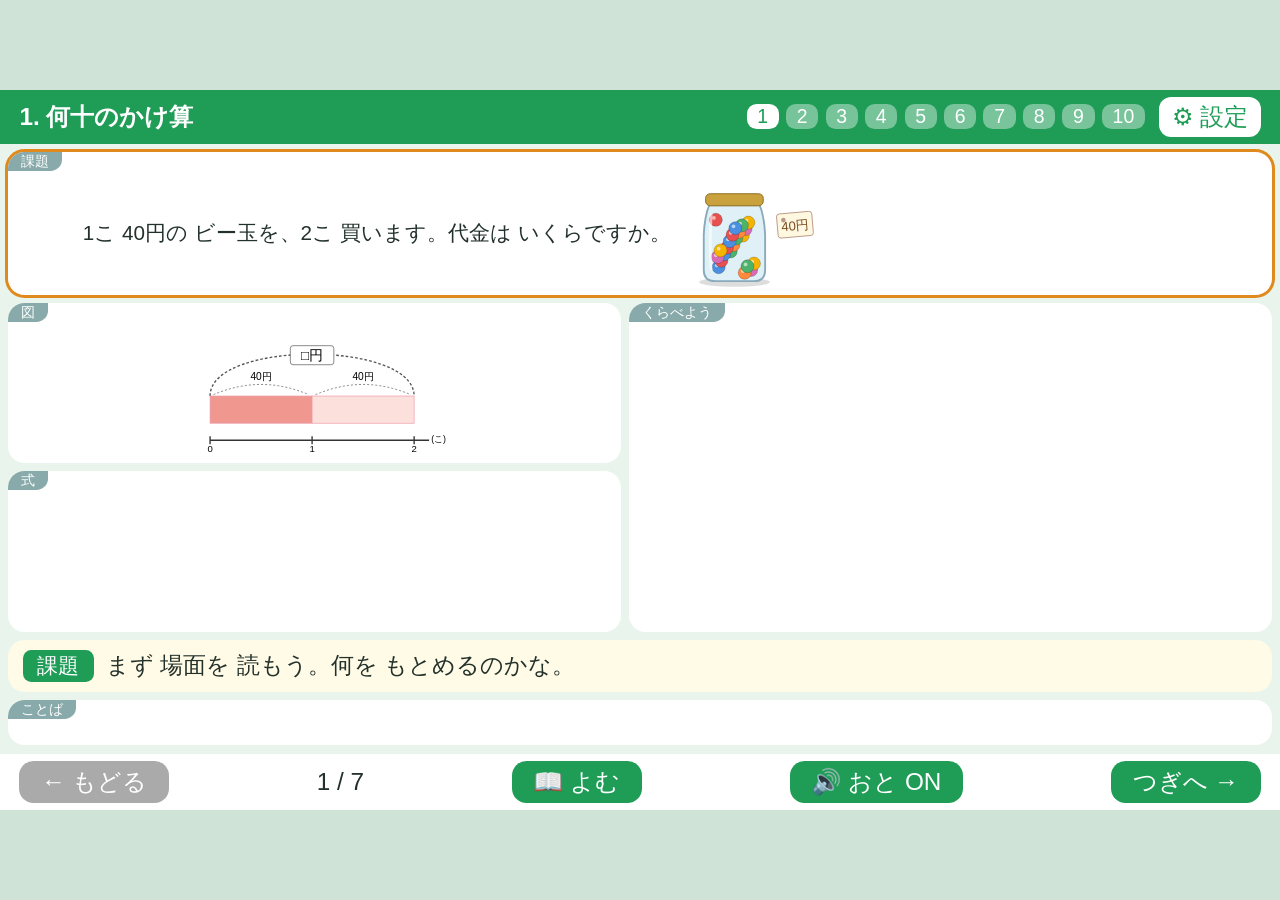
<file: 3nen_kakezan_hissan.html>
<!DOCTYPE html><html lang="ja"><head><meta charset="utf-8"><meta name="viewport" content="width=device-width,initial-scale=1"><title>かけ算の筆算⑴</title>
<style>
:root{--g:#1f9d57;--p:#5b5fb0;--bg:#e9f5ec;--ink:#23312b}
*{box-sizing:border-box;margin:0}
html,body{height:100%;background:#cfe3d6;font-family:"BIZ UDPGothic","Hiragino Maru Gothic ProN","Meiryo",sans-serif;color:var(--ink)}
body{display:grid;place-items:center}
#app{width:min(100vw,177.78vh);height:min(56.25vw,100vh);font-size:min(1.9vw,3.37vh);background:var(--bg);display:grid;grid-template-rows:auto 1fr auto;overflow:hidden}
header{display:flex;gap:.6em;align-items:center;padding:.3em .8em;background:var(--g);color:#fff}
header b{white-space:nowrap}nav{display:flex;gap:.3em;flex:1;justify-content:flex-end}
nav button{border:0;border-radius:.5em;padding:.05em .55em;font:inherit;font-size:.8em;background:#fff6;color:#fff;cursor:pointer}
nav .on{background:#fff;color:var(--g)}nav .ok::after{content:"✓"}
main{display:grid;grid-template-columns:1fr 1.05fr;grid-template-rows:auto 1fr auto auto;grid-template-areas:"q q" "L g" "hb hb" "m m";gap:.4em;padding:.4em;min-height:0;font-size:.85em}
#q{grid-area:q}#L{grid-area:L;display:flex;flex-direction:column;gap:.4em;min-height:0}#L .pn{flex:1;min-height:0}#g{grid-area:g}#m{grid-area:m}
.pn{position:relative;background:#fff;border-radius:.8em;padding:1.2em .5em .3em;overflow:hidden;display:flex;flex-direction:column;align-items:center;justify-content:center;gap:.3em;min-height:2.2em}
.pn::before{content:attr(data-l);position:absolute;top:0;left:0;font-size:.7em;background:#8aa;color:#fff;border-radius:.8em 0 .8em 0;padding:0 .9em}
.pn.on{box-shadow:0 0 0 3px #e08a1e}#q,#m{align-items:flex-start;padding-left:3.6em;text-align:left;justify-content:center}
#hb{grid-area:hb;display:flex;gap:.6em;align-items:center;background:#fffbe6;border-radius:.8em;padding:.4em .7em}#h{font-size:1.1em;line-height:1.55;flex:1}
.t{color:#fff;border-radius:.4em;padding:.1em .7em;background:var(--g);white-space:nowrap}
.t図{background:var(--p)}.t式{background:#e08a1e}.tことば{background:#9b4fb0}.t筆算{background:#16899a}.t練習{background:#d6493f}
.tp{width:100%}.br{text-align:center;border-bottom:2px dotted #888;border-radius:50% 50% 0 0;margin:0 3%}
.bars{display:flex}.bars b{flex:1;text-align:center;padding:.3em 0;background:#fbe0dc;border:1px solid #e9a;font-weight:400}.bars b:first-child{background:#f09890}
.c{display:inline-flex;align-items:center;justify-content:center;width:1.9em;height:1.9em;border-radius:50%;font-style:normal;font-size:.7em;margin:.1em;border:2px solid #0003}
.c1{background:#f4a1b5;width:1.3em;height:1.3em}.c10{background:#ffd93d}.c100{background:#7fb8ee}.c1000{background:#9bd68d}
.cols{display:flex;gap:.8em}.col{border:2px solid #0002;padding:.3em;border-radius:.5em;display:flex;flex-wrap:wrap;width:2.9em;justify-content:center}
.eq{display:flex;flex-direction:column;gap:.2em;font-size:1.1em;background:#fff3c4;padding:.4em .8em;border-radius:.6em}
.bl{display:flex;gap:.4em}.pc{border:2px solid #0002;border-radius:.5em;padding:.2em;text-align:center}
.pc h5{font-size:.9em;background:#fff9;border-radius:.3em}.pc .r{background:#fff9;margin:.1em 0;min-height:1.3em;display:flex;justify-content:center;flex-wrap:wrap}.pc em{font-style:normal;font-size:.8em}
.bl .c{font-size:.5em}.z{opacity:.3;font-style:normal}
.pt{display:flex;flex-direction:column;gap:.25em}.pt p{padding:.15em .6em;border-radius:.4em}.pt .on{outline:3px solid #d6493f}.pt .sm{background:#eee}.pt s{text-decoration:none;font-weight:700}
.pat{border-collapse:collapse;font-size:1.7em}.pat td{padding:.05em .25em;text-align:center;white-space:nowrap}.pat .r{text-align:right}.pat .a{color:#d6493f;font-size:.5em;font-weight:700}.pat .bk{writing-mode:vertical-rl;color:#d6493f;font-size:.5em;font-weight:700;border:3px solid #d6493f;border-radius:.8em;padding:0 .3em}
.dg{display:inline-block;width:.8em;font-style:normal;text-align:center}
.hw{position:relative;container-type:inline-size;margin:auto}.ci{position:absolute;border:2px solid var(--p);border-radius:.2em;text-align:center;padding:0;background:transparent;color:var(--ink);font:inherit}.cc{border-color:#d6493f;color:#d6493f}
input{font:inherit;width:4em;border:2px solid var(--p);border-radius:.4em;padding:.1em .3em}
button{font:inherit}#h button,footer button{border:0;border-radius:.6em;background:var(--g);color:#fff;padding:.2em .9em;cursor:pointer}button:disabled{background:#aaa!important;cursor:default}
footer{display:flex;justify-content:space-between;align-items:center;padding:.3em .8em;background:#fff}
.qq{display:flex;align-items:center;gap:.8em}
button:focus-visible,input:focus-visible{outline:3px solid #e08a1e}
.w0{background:#fcd5de}.w1{background:#fff0a8}.w2{background:#cfe6fb}.w3{background:#d7f0d2}
.groupDiagram{width:100%;font-size:.8em;text-align:center}.bagRow{display:flex;gap:.5em;justify-content:center;margin:.4em 0}.cookieBag{border:2px solid #789486;border-radius:.6em;padding:.35em;background:#f4f8f5}.cookieBag.selected,.cookie.selected{border:3px solid #c36b00;background:#fff0c4}.cookies{display:grid;grid-template-columns:repeat(var(--count),1fr);gap:.2em}.cookie{display:grid;place-items:center;border:2px solid #ac7951;border-radius:50%;background:#fff3e6;min-width:2.4em;min-height:2.4em;font-size:.85em}.countSelected .cookies{outline:3px solid #c36b00;outline-offset:2px;background:#fff0c4}.groupCaption{font-weight:bold;color:#945000;margin-top:.5em}.firstPair{background:#fff0c4;color:#945000;border-bottom:3px solid #c36b00}.methodBadge{font-weight:bold;padding:.2em .5em;background:#edf6ee;border-radius:.4em}.methodCompare{display:grid;gap:.4em;font-size:.9em}.methodCompare p{padding:.3em;background:#f3f6f3;border-radius:.4em}.mentalPlace{border-collapse:collapse;font-size:1.1em}.mentalPlace th,.mentalPlace td{border:1px solid #8aa;padding:.2em .6em;text-align:center}.calcChoices{display:flex;gap:.3em;flex-wrap:wrap;justify-content:center}.calcChoices button{border:2px solid #8aa;border-radius:.4em;background:#fff;padding:.2em .4em;cursor:pointer}.calcChoices button[aria-pressed=true]{border-color:#c36b00;background:#fff0c4}.practiceWork{font-size:.95em;display:grid;gap:.4em}.practiceWork input{width:4.5em}.practiceWork label{display:block}.dualWritten{display:flex;align-items:center;gap:.4em;width:100%}.dualWritten>div{width:48%;text-align:center}.dualWritten .hw{max-width:100%}#h .calcFeedback{font-size:.9em}
.cookie{min-width:3em;white-space:nowrap}
</style></head><body><div id="app">
<header><b id="ttl"></b><nav id="nav"></nav><button id="settingsOpen" type="button">⚙ 設定</button></header>
<main><div id="q" class="pn"></div><div id="L"><div id="f" class="pn"></div><div id="e" class="pn"></div></div><div id="g" class="pn"></div><div id="hb"><span class="t" id="tag"></span><div id="h"></div></div><div id="m" class="pn"></div></main>
<footer><button id="bk" onclick="mv(-1)">← もどる</button><span id="dots"></span><button onclick="say()">📖 よむ</button><button id="sb" onclick="sm()"></button><button id="nx" onclick="mv(1)">つぎへ →</button></footer></div>
<dialog id="settings"><h2>設定</h2><label>筆算の入力方法 <select id="inputMode"><option value="keyboard">キーボード（順番に入力）</option><option value="handwriting">手書き（好きなマスから）</option></select></label><p>手書き：マスに直接書けます。ダブルタップで拡大します。補助計算は右上の小さいマスに書きます。</p><button type="button" id="settingsClose">とじる</button></dialog>
<link rel="stylesheet" href="css/multiplication-handwriting.css">
<script src="js/multiplication-handwriting.js"></script>
<script>
const $=s=>document.querySelector(s),K=['一','十','百','千'],D=a=>[...String(a)].map(Number),S=44;
const PC=['#f4a1b5','#ffd93d','#7fb8ee','#9bd68d'],PD=['#d94a73','#c98f00','#2a7fd0','#3c9a4a'];
const coin=(v,n=1)=>`<i class="c c${v}">${v}</i>`.repeat(n);
const tape=(u,n,un,cu='こ')=>{const x0=26,L=n>5?270:300,sw=L/n,x1=x0+L,m=(x0+x1)/2,fs=Math.min(15,sw/3.6);
let s=`<svg viewBox="0 0 360 190" style="width:100%;max-height:100%"><path d="M${x0},100C${x0},18 ${x1},18 ${x1},100" fill="none" stroke="#555" stroke-width="2" stroke-dasharray="4 3"/><rect x="${m-32}" y="26" width="64" height="28" rx="4" fill="#fff" stroke="#555"/><text x="${m}" y="40" font-size="20" text-anchor="middle" dominant-baseline="central">□${un}</text>`;
for(let i=0;i<n;i++){const a=x0+i*sw;s+=`<rect x="${a}" y="100" width="${sw}" height="40" fill="${i?'#fbe0dc':'#f09890'}" stroke="#e9a"/><path d="M${a+5},98Q${a+sw/2},68 ${a+sw-5},98" fill="none" stroke="#555" stroke-dasharray="3 3"/><text x="${a+sw/2}" y="72" font-size="${fs}" text-anchor="middle" dominant-baseline="central">${u}${un}</text>`}
s+=`<path d="M${x0},165H${x1+22}" stroke="#333" stroke-width="2"/>`;for(let i=0;i<=n;i++){const x=x0+i*sw;s+=`<path d="M${x},159V171" stroke="#333" stroke-width="2"/><text x="${x}" y="183" font-size="14" text-anchor="middle">${i}</text>`}
return s+`<text x="${x1+36}" y="168" font-size="13" text-anchor="middle">(${cu})</text></svg>`};
const SVG=(w,h,b)=>`<svg viewBox="0 0 ${w} ${h}" style="height:5.4em;width:auto;flex:none">${b}</svg>`;
const tg=(x,y,t)=>`<g transform="translate(${x},${y}) rotate(-5)"><rect width="${8*t.length+14}" height="26" rx="3" fill="#fff8e1" stroke="#b98"/><circle cx="7" cy="7" r="2.5" fill="#b98"/><text x="${(8*t.length+14)/2}" y="14" font-size="14" text-anchor="middle" dominant-baseline="central" fill="#7a4b1f">${t}</text></g>`;
const ILL={
ame:t=>SVG(170,120,`<ellipse cx="51" cy="113" rx="38" ry="5" fill="#0002"/><path d="M24,30Q19,42 18,62V100Q18,112 30,112H72Q84,112 84,100V62Q83,42 78,30Z" fill="#dff1f7" stroke="#8ab" stroke-width="2"/>${[...Array(22).keys()].map(i=>{const x=31+i*29%42,y=46+i*17%58;return `<circle cx="${x}" cy="${y}" r="7" fill="${['#e8504f','#f4b400','#4db26a','#4a8fe0','#d86bb4','#ff8a3d'][i%6]}" stroke="#0003"/><circle cx="${x-2}" cy="${y-2}" r="2" fill="#fff9"/>`}).join('')}<rect x="20" y="18" width="62" height="13" rx="5" fill="#c9a23d" stroke="#8a6a1a"/><path d="M26,40Q24,70 26,100" stroke="#fff" stroke-width="3" opacity=".6" fill="none"/>${tg(96,40,t)}`),
paper:t=>SVG(190,120,`${['#f7a8bd','#ffe08a','#9fd0f5','#a9dfb0'].map((c,i)=>`<g transform="translate(0,${-i*8})"><path d="M22,84L112,84L138,100L48,100Z" fill="${c}" stroke="#0003"/><path d="M48,100L138,100V108H48Z" fill="${c}" stroke="#0003"/><path d="M22,84V92L48,108V100Z" fill="${c}" stroke="#0003" opacity=".8"/></g>`).join('')}${tg(130,20,t)}`),
sq:t=>SVG(150,110,`<rect x="60" y="14" width="76" height="76" fill="#e6f3ff" stroke="#23312b" stroke-width="3"/><path d="M48,14V90M44,14H52M44,90H52" stroke="#555" stroke-width="2"/><text x="42" y="52" font-size="14" text-anchor="end" dominant-baseline="central">${t}</text>`),
ribbon:t=>SVG(180,120,`<ellipse cx="50" cy="112" rx="40" ry="5" fill="#0002"/><ellipse cx="54" cy="60" rx="36" ry="42" fill="#c2335f"/><ellipse cx="46" cy="58" rx="34" ry="40" fill="#f06292" stroke="#b02a55" stroke-width="2"/><ellipse cx="46" cy="58" rx="22" ry="27" fill="none" stroke="#b02a55" opacity=".5"/><ellipse cx="46" cy="58" rx="11" ry="14" fill="#fff" stroke="#b02a55"/><path d="M60,96C90,112 110,88 150,104L152,114C112,98 92,122 58,104Z" fill="#f06292" stroke="#b02a55"/>${tg(100,18,t)}`),
okashi:t=>SVG(190,110,`${[0,1].map(i=>`<g transform="translate(${8+i*92},44)"><rect width="82" height="44" rx="4" fill="#8d5a2b" stroke="#5a3515" stroke-width="2"/><rect x="5" y="5" width="72" height="34" rx="3" fill="#f3d9a8"/>${[0,1,2,3,4].map(j=>`<circle cx="${14+j*13.5}" cy="22" r="6" fill="#d9a35b" stroke="#8a5a22"/><circle cx="${13+j*13.5}" cy="21" r="1.5" fill="#5a3515"/>`).join('')}</g>`).join('')}${tg(60,8,t)}`),
tulip:()=>SVG(170,110,`<rect x="6" y="20" width="158" height="84" rx="6" fill="#8b6b4a"/>${[0,1,2].map(r=>[0,1,2,3,4].map(c=>`<g transform="translate(${26+c*30},${44+r*26})"><path d="M0,-8Q8,-2 0,10Q-8,-2 0,-8Z" fill="#f3e2b5" stroke="#a8884a"/><path d="M0,-8Q-1,-14 3,-17" stroke="#4db26a" stroke-width="2" fill="none"/></g>`).join('')).join('')}`),
juice:(t,n=3)=>SVG(190,120,`${[...Array(n).keys()].map(i=>`<g transform="translate(${14+i*52},8)"><rect x="12" y="0" width="14" height="12" rx="2" fill="#2f7d4f"/><path d="M12,12H26L36,30V98Q36,106 28,106H10Q2,106 2,98V30Z" fill="#ffb347" stroke="#b86a00" stroke-width="2"/><rect x="2" y="48" width="34" height="30" fill="#fff" opacity=".85"/><text x="19" y="63" font-size="9" text-anchor="middle" dominant-baseline="central" fill="#b86a00">${t}</text></g>`).join('')}`),
pear:()=>SVG(150,100,`<rect x="8" y="20" width="134" height="66" rx="6" fill="#c9a36b" stroke="#8a6a3a" stroke-width="2"/>${[...Array(8).keys()].map(i=>`<ellipse cx="${30+(i%4)*30}" cy="${44+(i>>2)*26}" rx="12" ry="13" fill="#ffa63d" stroke="#c46a00"/><path d="M${30+(i%4)*30},${31+(i>>2)*26}v-5" stroke="#6a4a2a" stroke-width="2"/>`).join('')}`)};
const eq=(...l)=>`<div class="eq">${l.map(x=>`<p>${x}</p>`).join('')}</div>`;
const big=(d,p,b)=>`<div class="cols">${`<div class="col w${String(p).length-1}">${coin(p,d)}</div>`.repeat(b)}</div>`;
const nd=n=>[...String(n)].reverse().map((c,i)=>`<i class="dg w${i}">${c}</i>`).reverse().join('');
const pat=(m,b,ms)=>{const r=[];ms.forEach((x,i)=>{if(i){const q=`↓${x/ms[i-1]}倍`;r.push(`<tr><td class="a">${q}</td><td></td><td></td><td></td><td class="a">${q}</td></tr>`)}r.push(`<tr><td></td><td class="r">${nd(m*x)}</td><td>×${b}＝</td><td class="r">${nd(m*x*b)}</td><td></td></tr>`)});
if(ms.length>2){const o=`<td class="bk" rowspan="${r.length}">${ms[ms.length-1]}倍</td>`;r[0]=r[0].replace('<tr>','<tr>'+o).replace('</tr>',o+'</tr>')}
return `<table class="pat">${r.join('')}</table>`};
function calc(a,b){let c=0;return D(a).reverse().map(d=>{const p0=d*b,p=p0+c,r={d,p0,cin:c,p,w:p%10,up:p/10|0};c=r.up;return r})}
function seq(a,b){const R=calc(a,b),n=R.length,q=[];R.forEach((r,i)=>{q.push(['r'+i,r.w]);if(i==n-1){if(r.up)q.push(['r'+n,r.up])}else if(r.up)q.push(['c'+(i+1),r.up])});return q}
function hs(a,b,o={}){const A=D(a),n=A.length,W=(n+2)*S,H=3*S,x=p=>(n+1-p)*S,c=p=>x(p)+S/2,V=o.vals||{},
T=(t,X,Y,z=34,f='#23312b',an='middle')=>`<text x="${X}" y="${Y}" font-size="${z}" text-anchor="${an}" dominant-baseline="central" fill="${f}">${t}</text>`;
let s=`<svg viewBox="0 0 ${W} ${H}" width="100%" style="display:block"><defs><filter id="gl" x="-50%" y="-50%" width="200%" height="200%"><feGaussianBlur stdDeviation="5"/></filter><marker id="ah" markerUnits="userSpaceOnUse" markerWidth="9" markerHeight="9" refX="7" refY="4.5" orient="auto"><path d="M0,0L9,4.5L0,9z" fill="context-stroke"/></marker></defs>`;
for(let i=0;i<=n+2;i++)s+=`<path d="M${i*S},0V${H}" stroke="#d5dde0"/>`;
for(let j=0;j<=3;j++)s+=`<path d="M0,${j*S}H${W}" stroke="#d5dde0"/>`;
A.forEach((d,i)=>{const p=n-1-i;s+=`<rect x="${x(p)}" y="0" width="${S}" height="${S}" fill="${PC[p]}" opacity=".65"/>`});
for(let p=0;p<n;p++)s+=`<rect x="${x(p)+3}" y="${2*S+3}" width="${S-6}" height="${S-6}" fill="none" stroke="#9ab" stroke-dasharray="3 3"/>`;
const u=o.cur;if(u>=0&&u<n){s+=`<rect x="${x(u)}" y="${2*S}" width="${S}" height="${S}" fill="${PC[u]}" filter="url(#gl)"/><rect x="${x(u)}" y="${2*S}" width="${S}" height="${S}" fill="${PC[u]}" opacity=".7" stroke="${PD[u]}" stroke-width="2"/>`;
s+=`<path d="M${c(0)},${S+16}L${c(u)},${S-9}" stroke="${PD[u]}" stroke-width="3" marker-end="url(#ah)"/>`}
s+=`<path d="M${S*.4},${2*S}H${W}" stroke="#23312b" stroke-width="3"/>`+T('×',S*.5,1.5*S)+T(b,c(0),1.5*S);
A.forEach((d,i)=>{s+=T(d,c(n-1-i),S/2)});
if(!o.inp)calc(a,b).forEach((r,i)=>{if(i<(o.k||0)){s+=T(r.w,c(i),2.5*S);if(i==n-1){if(r.up)s+=T(r.up,c(n),2.5*S)}else if(r.up)s+=T(r.up,x(i+1)+S-4,2*S+12,17,'#d6493f','end')}});
else Object.entries(V).forEach(([k,v])=>{const p=+k.slice(1);s+=k[0]=='c'?T(v.val,x(p)+S-4,2*S+12,17,'#d6493f','end'):T(v.val,c(p),2.5*S)});
s+='</svg>';let ip='';
if(o.act){const p=+o.act.slice(1),cc=o.act[0]=='c',w=cc?S/2:S,h=cc?S*.45:S,l=cc?x(p)+S/2:x(p),t=2*S;
ip=`<input class="ci ${cc?'cc':''}" maxlength="1" inputmode="numeric" style="left:${l/W*100}%;top:${t/H*100}%;width:${w/W*100}%;height:${h/H*100}%;font-size:${(cc?20:34)/W*100}cqw">`}
return `<div class="hw" style="width:min(100%,${W*2}px)">${s}${ip}</div>`}
const parts=(a,b,hi=-1,sum=1)=>`<div class="pt">${D(a).reverse().map((d,i)=>`<p class="${i==hi?'on':''} w${i}">${d*10**i}×${b}＝<s>${d*b*10**i}</s></p>`).reverse().join('')}${sum?`<p class="sm">あわせて <s>${a*b}</s></p>`:''}</div>`;
const bl=(a,b)=>{const A=D(a),n=A.length;return `<div class="bl">${A.map((d,i)=>{const q=n-1-i,v=10**q;return `<div class="pc w${q}"><h5>${K[q]}</h5>${`<div class="r">${coin(v,d)||'<i class=z>0</i>'}</div>`.repeat(b)}<em>${d*v}×${b}</em></div>`}).join('')}</div>`};
const E={e:'',g:'',m:'',i:''};
function mk10(d,p,b,story){const a=d*p,A=a*b;return[
{t:'課題',q:story,...E,i:ILL.ame(`${a}円`),h:'まず 場面を 読もう。何を もとめるのかな。',f:tape(a,b,'円')},
{t:'式',h:`ねだん×買う数＝代金 だから、式は ${a}×${b}。${a}円は ${p}円玉が ${d}こ分。`,e:eq(`${a}×${b}`)},
{t:'図',h:`${p}円玉を ならべると、1つ分は ${d}こ。${b}つ分で、${p}円玉は ${d}×${b}＝${d*b}こ。`,f:big(d,p,b)},
{t:'ことば',h:`${p}が ${d*b}こ だから ${A}。答え ${A}円`,e:eq(`${d}×${b}＝${d*b}`,`${p}が ${d*b}こ → ${A}`),g:p==10?pat(d,b,[1,10]):'',m:`${p}を もとにすれば、九九を 使って 計算できる。`}]}
function mk2(story,sh,u,a,b,cu,ill){const A=D(a),n=A.length,R=calc(a,b),sp=A.map((d,i)=>d*10**(n-1-i)).filter(x=>x).join('と');return[
{t:'課題',q:story,...E,i:ill||'',h:'まず 場面を 読もう。',f:sh?tape(a,b,u,cu):eq(`${a}×${b}`)},
{t:'式',h:sh?`${sh} だから、式は ${a}×${b}。まだ 習っていない かけ算だね。どうしよう？`:`式は ${a}×${b}。位ごとに 分けて 考えよう。`,e:eq(`${a}×${b}`)},
{t:'図',h:`${a}を ${sp} に 分けて 考える。${b}つ分を、位ごとに ならべたよ。`,f:bl(a,b)},
{t:'式',h:'位ごとに 九九で 計算して、あわせる。',e:parts(a,b)},
{t:'筆算',h:'この 計算を たてに 書くのが 筆算。位を たてに そろえて 書く。かけられる数の 各位に 位の 色を つけたよ。',g:hs(a,b,{k:0})},
...R.map((r,i)=>({t:'筆算',h:`${K[i]}の位: かける数の ${b}から ${r.d}へ 矢印。${r.d}×${b}＝${r.p0}。${r.cin?`くり上げた ${r.cin}を たして ${r.p}。`:''}${i==n-1?`${r.p}を 書く。`:r.up?`${r.w}を ${K[i]}の位に 書いて、${r.up}を ${K[i+1]}の位の 右上に 小さく くり上げる。`:`${r.w}を ${K[i]}の位に 書く。`}`,g:hs(a,b,{k:i+1,cur:i}),e:parts(a,b,i)})),
{t:'ことば',h:`答えは ${a*b}${u}。`,g:hs(a,b,{k:n}),e:parts(a,b),m:'位を そろえて 書き、一の位から じゅんに 計算する。九九が 使えるから 筆算できる。'}]}
const pS=(d,b)=>[{t:'図',on:'g',h:`${d}×${b}＝${d*b} の ${d} を 10倍に すると ${d*10}。位を たてに そろえて 見よう。${d}は 十の位に 上がり、答えの ${d*b}も 10倍で ${d*b*10}。`,g:pat(d,b,[1,10])},
{t:'ことば',on:'g',h:`${d*100}×${b}は、${d}を 100倍に したよ。`,g:pat(d,b,[1,10,100]),m:'かけられる数が 10倍、100倍に なると、答えも 10倍、100倍に なる。'}];
function groupDiagram(a,b,c,pair='',result=false){
const caption=pair==='left'?`色のついた 1ふくろ分の 代金：${a}×${b}${result?'＝'+a*b+'円':''}`:pair==='right'?`色のついた 全ふくろの クッキーの数：${b}×${c}${result?'＝'+b*c+'こ':''}`:pair==='outer'?`色のついた 各ふくろの 1こずつの 代金：${a}×${c}${result?'＝'+a*c+'円':''}`:'1こ分の ねだん × 1ふくろの こ数 × ふくろの数';
return `<div class="groupDiagram"><p>1こ ${a}円 ／ 1ふくろ ${b}こ ／ ${c}ふくろ</p><div class="bagRow">${Array.from({length:c},(_,r)=>`<div class="cookieBag ${pair==='left'&&r===0?'selected':''} ${pair==='right'?'countSelected':''}"><p>${r+1}ふくろめ</p><div class="cookies" style="--count:${b}">${Array.from({length:b},(_,i)=>`<span class="cookie ${pair==='outer'&&i===0?'selected':''}">${a}円</span>`).join('')}</div></div>`).join('')}</div><p class="groupCaption">${caption}</p></div>`}
const firstExpression=(a,b,c,pair)=>pair==='left'?`(<span class="firstPair">${a}×${b}</span>)×${c}`:pair==='right'?`${a}×(<span class="firstPair">${b}×${c}</span>)`:`(<span class="firstPair">${a}×${c}</span>)×${b}`;
const kim=[
{t:'課題',q:'1こ 75円の クッキーが、1ふくろに 5こずつ 入っています。2ふくろ 買うと、代金は いくらですか。',...E,h:'図の 1こ、1ふくろ、2ふくろを 見て、式の 75、5、2と むすびつけよう。',f:groupDiagram(75,5,2),e:eq('75×5×2')},
{t:'図',h:'ゆいは、お話の 順に 計算するよ。色のついた 1ふくろ分の 代金を、75×5で 先に もとめる。式の 色と 図の 色を 見くらべよう。',f:groupDiagram(75,5,2,'left'),e:eq('ゆい　'+firstExpression(75,5,2,'left')),g:'',m:''},
{t:'筆算',h:'75×5を 筆算すると 375円。つぎに 375×2も 筆算すると 750円。ゆいは 筆算を 2回 したね。',f:groupDiagram(75,5,2,'left',true),e:eq('75×5＝375（1ふくろの 代金）','375×2＝750（2ふくろの 代金）'),g:`<div class="dualWritten"><div><p>① 75×5</p>${hs(75,5,{k:2})}</div><div><p>② 375×2</p>${hs(375,2,{k:3})}</div></div><p class="methodBadge">筆算 2回</p>`},
{t:'図',h:'そうたは、クッキーの 数を 先に もとめるよ。図の 5こずつが 2ふくろで、5×2＝10こ。これは 九九で 暗算できるね。',f:groupDiagram(75,5,2,'right',true),e:eq('そうた　'+firstExpression(75,5,2,'right'),'5×2＝10（全部の こ数）'),g:eq('① 5×2＝10　暗算'),m:''},
{t:'式',h:'つぎは 75円の 10こ分で、75×10。10倍すると、7は 百の位、5は 十の位へ 移り、一の位は 0になる。750円も 暗算で もとめられるね。',e:eq(firstExpression(75,5,2,'right'),'＝75×10＝750'),g:'<table class="mentalPlace"><caption>② 75の 10倍</caption><tr><th></th><th>百</th><th>十</th><th>一</th></tr><tr><th>75</th><td></td><td>7</td><td>5</td></tr><tr><th>750</th><td>7</td><td>5</td><td>0</td></tr></table><p class="methodBadge">暗算 2回</p>'},
{t:'ことば',h:'どちらも 750円。今回は、どちらが らくかな？ 下の ボタンで 選ぼう。',f:groupDiagram(75,5,2),e:eq('(75×5)×2＝75×(5×2)'),g:'<div class="methodCompare"><p>ゆい：75×5 → 375×2<br><b>筆算 2回</b></p><p>そうた：5×2 → 75×10<br><b>暗算 2回</b></p></div>',m:'先に 計算する 2つの数を かえても、答えは 同じ。10や 100に なる 組を 見つけると、らくに 計算できる。',choice:true},
{t:'ことば',h:'式を 見て、先に 計算すると らくな 組を 選ぼう。つぎは、自分で 選んで 練習するよ。',m:'（　）の中を 先に 計算する。数の じゅんばんを かえて、はなれた 2つの数を 先に 計算しても よい。',g:eq('5×2＝10 を 先に','75×10＝750')}];
const ST=[
{n:'何十のかけ算',gl:'くらべよう',s:[...mk10(4,10,2,'1こ 40円の ビー玉を、2こ 買います。代金は いくらですか。')],p:['20×4','60×5','70×8']},
{n:'何百のかけ算',gl:'くらべよう',s:[...mk10(4,100,2,'1つ 400円の ビー玉の びんを、2つ 買います。代金は いくらですか。'),...pS(4,2)],p:['200×5','600×4','300×3']},
{n:'2けた×1けた（くり上がりなし）',s:mk2('1まい 32円の おり紙を、3まい 買います。代金は いくらですか。','ねだん×買う数＝代金','円',32,3,'まい',ILL.paper('32円')),p:['21×4','42×2','13×3']},
{n:'2けた×1けた（くり上がりあり）',s:[...mk2('1つの 辺が 18cmの 正方形の、まわりの 長さは 何cmですか。','1辺の長さ×4＝まわりの長さ','cm',18,4,'辺',ILL.sq('18cm')),...mk2('38×3を 筆算で しましょう。','','',38,3)],p:['17×5','24×4','46×3']},
{n:'3けた×1けた',s:mk2('1mの ねだんが 421円の ビニールテープを、2m 買います。代金は いくらですか。','ねだん×買う長さ＝代金','円',421,2,'m',ILL.ribbon('421円')),p:['324×2','132×3','402×2']},
{n:'3けた×1けた（くり上がりあり）',s:mk2('758×4を 筆算で しましょう。答えが 4けたに なるよ。','','',758,4),p:['216×4','549×3','683×6']},
{n:'かけ算のきまり',gl:'計算のしかた',s:kim,p:['68×5×2','43×2×5','25×3×4']},
{n:'まとめの もんだい',s:[{t:'課題',q:'かけ算の 筆算⑴の まとめ。2けたや 3けたの かけ算が 正しく できるか、たしかめよう。',...E,h:'ここまでの 学習を ふりかえろう。',f:eq('かけられる数が','2けたや 3けたの かけ算')}],p:['40×6','500×4','15×3','62×4','86×6','305×7','721×4','864×9',
{q:'18×4',i:ILL.tulip(),s:'ひまわりの たねを、1れつに 18こずつ、4れつ まきます。全部で 何こ いるでしょうか。'},
{q:'124×3',i:ILL.juice('360mL',3),s:'360mL入りの ジュースを 3本 買います。1本 124円です。代金は いくらですか。'},
{q:'360×3',i:ILL.juice('360mL',3),s:'360mL入りの ジュースを 3本 買います。全部で 何mLですか。'},
{q:'53×6',s:'53×6の 筆算の 答えが 3018 に なっていたよ。50×6 だから 答えは だいたい 300。正しい 答えは？'},
{q:'504×3',s:'504×3の 筆算の 答えが 152 に なっていたよ。500×3 に 近い 数に なるはず。正しい 答えは？'},
'80×2×4','37×2×5','400×2×3']},
{n:'かんがえかたを つなげよう',s:[...mk2('ゆいさんは、365×4の 計算を せつ明しています。数の しくみに 注目して、位ごとに 計算しよう。','','',365,4),
{t:'課題',q:'かいとさんは、5×28×2 を くふうして 計算しました。5×28は まだ 習っていないけど…。',...E,h:'かけ算の きまりを 使って くふうしたよ。'},
{t:'式',h:'じゅんばんを かえる。5×28×2＝28×5×2＝28×(5×2)',e:eq('5×28×2','＝28×5×2','＝28×(5×2)','＝28×10＝280')},
{t:'ことば',h:'答えは 280。',m:'かけ算の きまりを 生かして、10や 100に なる 組を 先に 計算すると、らくに 計算できる。'}],p:['64×5×2','53×2×5','47×5×2']},
{n:'ふくしゅう・キリのいい数を つかおう',s:[{t:'課題',q:'これまでの 計算を ふりかえろう。さいごは「キリのいい 数を 使って あそぼう」だよ。',...E,h:'かけ算・わり算・たし算・ひき算の ふくしゅうだよ。'}],p:['6×10','8×7','0×5','56÷7','45÷9','72÷8',
{q:'60÷8',a:8,i:ILL.pear(),s:'みかんが 60こ あります。1ふくろに 8こずつ 入れます。全部 入れるには、ふくろは 何ふくろ あれば よいでしょうか。'},
{q:'27+39',s:'あ 27＋40＝67 を もとにして、い 27＋39 の 答えを もとめよう。39は 40より 1 小さいよ。'},
{q:'48+28',s:'あ 48＋30＝78 を もとにして、い 48＋28 の 答えを もとめよう。28は 30より 2 小さいよ。'},
{q:'53-29',s:'あ 53－30＝23 を もとにして、い 53－29 の 答えを もとめよう。ひく数が 1 小さいと…？'},
{q:'72-38',s:'あ 72－40＝32 を もとにして、い 72－38 の 答えを もとめよう。ひく数が 2 小さいと…？'}]}];
const nz=s=>s.replace(/[０-９]/g,c=>String.fromCharCode(c.charCodeAt(0)-65248));
const val=q=>Function('return '+q.replace(/×/g,'*').replace(/÷/g,'/'))(),kind=q=>{const n=q.split(/[×÷+-]/).map(Number);if(/[+\-÷]/.test(q))return 'x';if(n.length==3)return 'k';return n[0]<10?'x':D(n[0]).filter(x=>x).length==1?'t':'h'};
ST.forEach(s=>s.s=[...s.s,...s.p.map(q=>({t:'練習',...(typeof q=='string'?{q}:q)}))]);
let AC,mute=false;try{mute=localStorage.kms=='1'}catch(e){}
const snd=t=>{if(mute)return;try{AC=AC||new(window.AudioContext||window.webkitAudioContext)();const N={pop:[[880,.07]],ok:[[660,.1],[880,.1],[1320,.2]],ng:[[330,.12,'triangle'],[247,.22,'triangle']],tap:[[520,.04]],fan:[[523,.12],[659,.12],[784,.12],[1047,.34]]}[t];let a=AC.currentTime;N.forEach(([f,d,ty])=>{const o=AC.createOscillator(),g=AC.createGain();o.type=ty||'sine';o.frequency.value=f;g.gain.setValueAtTime(.0001,a);g.gain.exponentialRampToValueAtTime(.18,a+.01);g.gain.exponentialRampToValueAtTime(.0001,a+d);o.connect(g);g.connect(AC.destination);o.start(a);o.stop(a+d+.02);a+=d*.9})}catch(e){}};
function sb(){$('#sb').textContent=mute?'🔇 おと OFF':'🔊 おと ON'}
function sm(){mute=!mute;try{localStorage.kms=mute?'1':'0'}catch(e){}sb();snd('pop')}
const MAP={課題:'q',図:'f',式:'e',筆算:'g',ことば:'m'};
let S0=0,I=0,ok=0,miss=0,P=null,done=[];try{done=JSON.parse(localStorage.kh||'[]')}catch(e){}
function R(){multiplicationHandwriting.reset();const st=ST[S0],sp=st.s[I],pr=sp.t=='練習';ok=0;miss=0;P=null;
$('#ttl').textContent=`${S0+1}. ${st.n}`;
$('#nav').innerHTML=ST.map((x,i)=>`<button class="${i==S0?'on':''} ${done[i]?'ok':''}" onclick="S0=${i};I=0;R()">${i+1}</button>`).join('');
const o={};if(pr){o.q=sp.s||`${sp.q} を 計算しよう。`;o.i=sp.i||''}else st.s.slice(0,I+1).forEach(x=>{if(x.t!='練習')for(const k of 'qfegmi')if(x[k]!=null)o[k]=x[k]});
const L={q:'課題',f:'図',e:'式',g:st.gl||'ひっ算',m:'ことば'};
for(const k in L){const el=$('#'+k);el.dataset.l=L[k];el.innerHTML=k=='q'?`<div class="qq"><span>${o.q||''}</span>${o.i||''}</div>`:o[k]||'';el.classList.toggle('on',!pr&&MAP[sp.on||sp.t]==k)}
$('#tag').textContent=sp.t;$('#tag').className='t t'+sp.t;
if(pr)pinit(sp);else $('#h').innerHTML=sp.h;
if(sp.choice){$('#h').innerHTML+=` <button onclick="compareChoice('left')">ゆい：筆算 2回</button> <button onclick="compareChoice('right')">そうた：暗算 2回</button> <span id="compareFeedback" role="status"></span>`;}
$('#dots').textContent=`${I+1} / ${st.s.length}`;$('#bk').disabled=!I&&!S0;
$('#nx').textContent=I==st.s.length-1?(S0==ST.length-1?'おわり':'つぎのステージ →'):'つぎへ →';$('#nx').disabled=pr||!!sp.choice;if(!pr)document.activeElement.blur()}
function compareChoice(pair){$('#f').innerHTML=groupDiagram(75,5,2,pair,true);$('#e').innerHTML=eq(firstExpression(75,5,2,pair)+'＝750');$('#compareFeedback').textContent=pair==='right'?'そうだね！ 10を 先につくると、暗算 2回で らくに できるね。':'この 方法も 答えは 同じ。筆算 2回と 暗算 2回を くらべて、らくな 方を 選び直そう。';$('#nx').disabled=pair!=='right';if(pair==='right')snd('ok');}
function pinit(sp){const n=sp.q.split(/[×÷+-]/).map(Number);
if(kind(sp.q)==='k'){P={mode:'triple',n,pair:null};$('#f').innerHTML=groupDiagram(...n);$('#e').innerHTML=eq(sp.q);$('#g').innerHTML=`<div class="practiceWork"><p>① 先に 計算する 組を 選ぼう</p><div class="calcChoices">${[['left',n[0],n[1]],['right',n[1],n[2]],['outer',n[0],n[2]]].map(([pair,a,b])=>`<button type="button" aria-pressed="false" data-pair="${pair}" onclick="choosePair('${pair}')">${a}×${b}</button>`).join('')}</div><div id="tripleWork"></div></div>`;$('#h').innerHTML='10や 100に なる 組は あるかな？ 図の 色と 式の 色も たしかめよう。 <span id="fb" class="calcFeedback" role="status"></span>';}
else if(kind(sp.q)=='h'||(multiplicationHandwriting.enabled()&&kind(sp.q)=='t')){P={a:n[0],b:n[1],seq:seq(n[0],n[1]),idx:0,vals:{},hint:0,miss:0};$('#h').innerHTML=`${sp.q} を 筆算で。マスに 数を 入れよう。 <button onclick="hint()">ヒント</button> <b id="fb"></b>`;gridR()}
else{$('#h').innerHTML=`${sp.q} ＝ <input id="in" type="text" inputmode="numeric" autocomplete="off"> <button onclick="chk()">こたえあわせ</button> <b id="fb"></b>`;$('#in').focus()}}
function pairNumbers(pair,n){return pair==='left'?[n[0],n[1],n[2]]:pair==='right'?[n[1],n[2],n[0]]:[n[0],n[2],n[1]];}
function choosePair(pair){if(!P||P.mode!=='triple')return;P.pair=pair;ok=0;$('#nx').disabled=true;const [a,b,c]=pairNumbers(pair,P.n);$('#g').querySelectorAll('[data-pair]').forEach(el=>el.setAttribute('aria-pressed',String(el.dataset.pair===pair)));$('#f').innerHTML=groupDiagram(...P.n,pair);$('#e').innerHTML=eq(firstExpression(...P.n,pair));$('#tripleWork').innerHTML=`<label>② ${a}×${b}＝ <input id="pairAnswer" aria-label="先に計算する組の答え" inputmode="numeric" autocomplete="off"></label><label>③ <span id="secondExpression">②の 答え</span> × ${c}＝ <input id="totalAnswer" aria-label="全体の答え" inputmode="numeric" autocomplete="off"></label><button type="button" onclick="checkTriple()">たしかめる</button>`;$('#pairAnswer').addEventListener('input',()=>{$('#secondExpression').textContent=nz($('#pairAnswer').value).trim()||'②の 答え';ok=0;$('#nx').disabled=true;});$('#totalAnswer').addEventListener('input',()=>{ok=0;$('#nx').disabled=true;});$('#fb').textContent='色のついた 部分を 先に 計算しよう。';$('#pairAnswer').focus();}
function checkTriple(){if(!P||P.mode!=='triple'||!P.pair)return;const [a,b,c]=pairNumbers(P.pair,P.n),mid=nz($('#pairAnswer').value).trim(),total=nz($('#totalAnswer').value).trim(),easy=['left','right','outer'].filter(pair=>[10,100].includes(pairNumbers(pair,P.n).slice(0,2).reduce((x,y)=>x*y)));
if(!/^\d+$/.test(mid)||+mid!==a*b){$('#fb').textContent=`先に 計算する ${a}×${b}を もう一度 たしかめよう。`;snd('ng');return;}
$('#f').innerHTML=groupDiagram(...P.n,P.pair,true);$('#e').innerHTML=eq(firstExpression(...P.n,P.pair),`${a}×${b}＝${a*b}`,`${a*b}×${c}＝${total||'□'}`);
if(!/^\d+$/.test(total)||+total!==a*b*c){$('#fb').textContent=`つぎは ${a*b}×${c}だよ。②の 答えを 使って たしかめよう。`;snd('ng');return;}
if(easy.length&&!easy.includes(P.pair)){$('#fb').textContent='答えは 合っているよ！ さらに らくにするため、10や 100に なる 組を 探して 選び直そう。';return;}
ok=1;$('#nx').disabled=false;$('#fb').textContent=easy.length?`せいかい！ ${a}×${b}＝${a*b}を 先にすると、${a*b}×${c}も 暗算で できるね。`:'せいかい！ 先に 計算した 部分を、図と 式で たしかめられたね。';snd('ok');}
function gridR(){const{a,b,seq:q,idx:i,vals}=P,n=D(a).length,key=i<q.length?q[i][0]:null,cur=key?(key[0]=='r'?Math.min(+key.slice(1),n-1):+key.slice(1)-1):-1;
if(multiplicationHandwriting.enabled()){ $('#g').innerHTML=hs(a,b,{inp:1});$('#f').innerHTML=P.hint?bl(a,b):'';$('#e').innerHTML=P.hint?parts(a,b,cur,0):'';multiplicationHandwriting.mount(P);return; }
$('#g').innerHTML=hs(a,b,{inp:1,vals,act:key,cur:P.hint?cur:-1});$('#f').innerHTML=P.hint?bl(a,b):'';$('#e').innerHTML=P.hint?parts(a,b,cur,0):'';
if(key&&P.hint){const r=calc(a,b)[cur];$('#fb').textContent=`${P.miss?'おしい！ ':''}${K[cur]}の位: ${b}から ${r.d}へ。${r.d}×${b}＝${r.p0}${r.cin?`、くり上げた ${r.cin}を たして ${r.p}`:''}。${key[0]=='c'?`${r.up}を 次の位の マスの 右上に 小さく 書く。`:key=='r'+n&&n>0&&cur==n-1&&key!='r'+cur?`${r.up}を そのまま 書く。`:`${r.w}を 書く。`}`}
const x=$('#g .ci');if(x)x.focus()}
function hint(){if(P&&!ok){P.hint=1;gridR()}}
function gk(v){if(!P||P.idx>=P.seq.length||!/^\d$/.test(v))return;const[key,e]=P.seq[P.idx];
if(v==String(e)){P.vals[key]={val:e};P.idx++;P.miss=0;P.hint=0;snd(P.idx>=P.seq.length?'ok':'pop')}else{snd('ng');P.miss++;P.hint=1;if(P.miss>=4){P.vals[key]={val:e};P.idx++;P.miss=0}}
gridR();if(P.idx>=P.seq.length){ok=1;$('#nx').disabled=0;$('#fb').textContent=`せいかい！ 答えは ${P.a*P.b}（Enterで つぎへ）`}else if(P.miss&&!P.hint)$('#fb').textContent='おしい！ もういちど。'}
function chk(){if(P&&P.mode==='triple'){checkTriple();return;}const sp=ST[S0].s[I],n=sp.q.split(/[×÷+-]/).map(Number),ans=sp.a??val(sp.q),k=kind(sp.q),v=nz($('#in').value).trim();
if(v!==''&&+v==ans){snd('ok');ok=1;$('#fb').textContent=`せいかい！ 答えは ${ans}（Enterで つぎへ）`;$('#nx').disabled=0;return}
miss++;snd('ng');let h;
if(k=='t'){const b=10**(String(n[0]).length-1);h=pat(n[0]/b,n[1],[1,b])}
else if(k=='k')h=eq(`${n[1]}×${n[2]}＝${n[1]*n[2]} を 先に`,`${n[0]}×${n[1]*n[2]}＝ ?`);
else h=eq('九九や、わかっている 計算を もとにして','考えてみよう');
$('#g').innerHTML=h;
if(miss>=2){$('#fb').textContent=`答えは ${ans}。ヒントを見て たしかめよう。`;$('#nx').disabled=0}else $('#fb').textContent='おしい！ ヒントを 見て もういちど。'}
function mv(d){const st=ST[S0];snd(d>0&&I==st.s.length-1?'fan':'tap');if(d>0&&I==st.s.length-1){done[S0]=1;try{localStorage.kh=JSON.stringify(done)}catch(e){}if(S0<ST.length-1){S0++;I=0}else{alert('ぜんぶ クリア！ よくがんばったね');return}}else if(d<0&&I==0){S0--;I=ST[S0].s.length-1}else I+=d;R()}
const DIC=[['一の位','いちのくらい'],['十の位','じゅうのくらい'],['百の位','ひゃくのくらい'],['筆算','ひっさん'],['何十','なんじゅう'],['何百','なんびゃく'],['位','くらい'],['代金','だいきん'],['円','えん'],['倍','ばい'],['式','しき'],['答え','こたえ'],['九九','くく'],['×','かける'],['÷','わる'],['+','たす'],['-','ひく'],['mL','ミリリットル'],['cm','センチメートル'],['＝','は'],['1つ','ひとつ'],['2つ','ふたつ'],['3つ','みっつ'],['4つ','よっつ'],['1こ','いっこ'],['2こ','にこ'],['3こ','さんこ'],['4こ','よんこ'],['5こ','ごこ'],['6こ','ろっこ'],['1箱','ひとはこ'],['2箱','ふたはこ'],['箱','はこ'],['1まい','いちまい'],['先','さき'],['数','かず'],['同じ','おなじ'],['計算','けいさん'],['書','か'],['正方形','せいほうけい'],['分けて','わけて'],['分','ぶん'],['辺','へん'],['長さ','ながさ'],['十','じゅう'],['百','ひゃく'],['一','いち'],['（',''],['）','']];
function say(){const sp=ST[S0].s[I],e=document.createElement('div');e.innerHTML=sp.t=='練習'?`${sp.s||''} ${sp.q}は いくつ`:sp.h;const u=new SpeechSynthesisUtterance(DIC.reduce((s,[a,b])=>s.split(a).join(b),e.textContent));u.lang='ja-JP';u.rate=.9;speechSynthesis.cancel();speechSynthesis.speak(u)}
$('#g').addEventListener('input',e=>{if(e.target.classList.contains('ci')){const v=nz(e.target.value).trim();if(/^\d$/.test(v))gk(v);else if(v)e.target.value=''}});
document.addEventListener('keydown',e=>{if(e.isComposing||document.querySelector('dialog[open]'))return;const t=e.target,i=t.tagName=='INPUT',nx=$('#nx'),bk=$('#bk'),free=!(i&&t.value&&!ok);
if(e.key=='Enter'){if(P&&P.mode==='triple'&&i){e.preventDefault();ok?mv(1):checkTriple();}else if(t.id=='in')ok?mv(1):chk();else if(i)ok?mv(1):gk(nz(t.value).trim());else if(t.tagName!='BUTTON'&&!nx.disabled)mv(1)}
else if(e.key=='ArrowRight'&&free&&!nx.disabled)mv(1);
else if(e.key=='ArrowLeft'&&free&&!bk.disabled)mv(-1)});
sb();R();
</script></body></html>
</file>
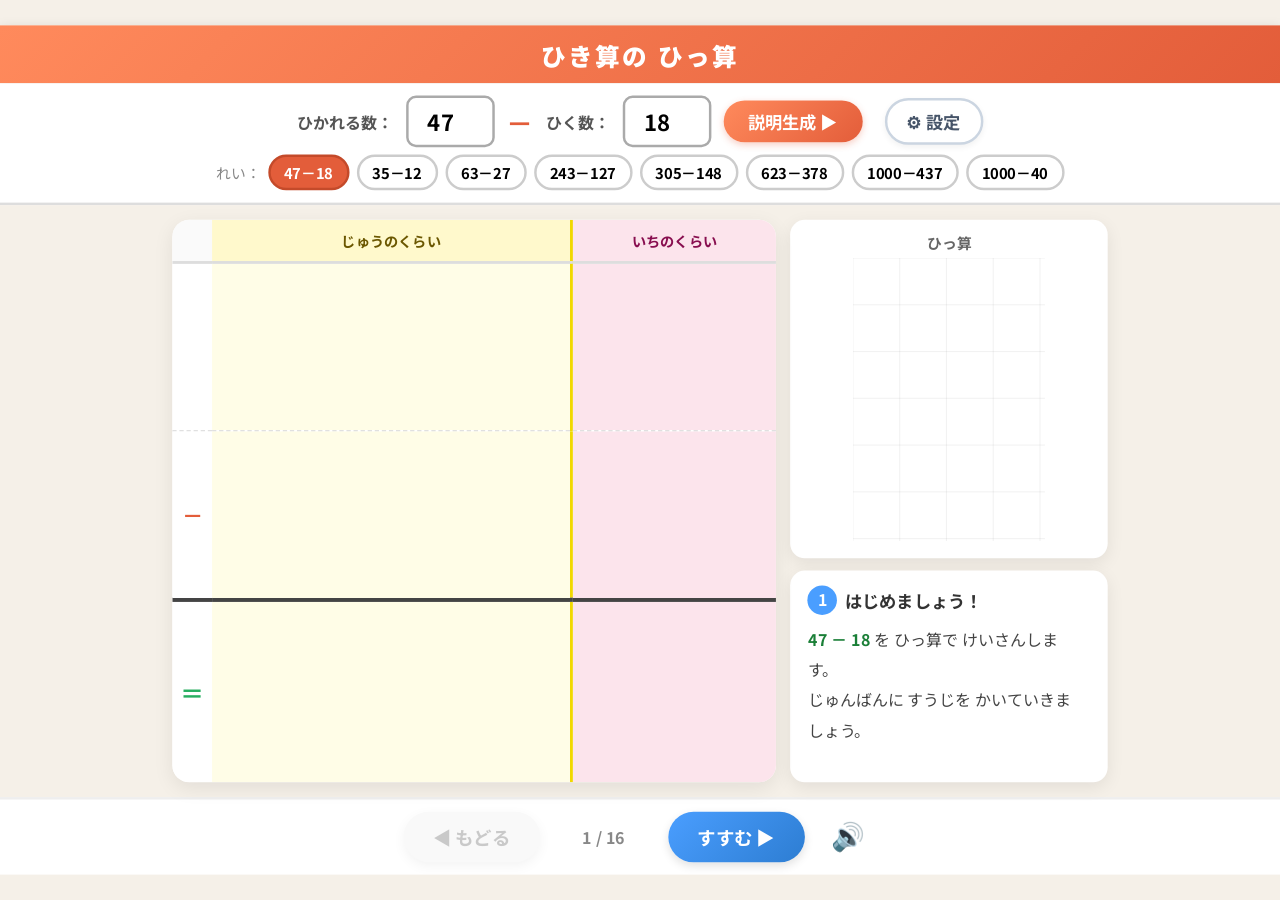
<file: hikizan_hissan.html>
<!DOCTYPE html>
<html lang="ja">
<head>
<meta charset="UTF-8">
<meta name="viewport" content="width=device-width, initial-scale=1.0">
<title>ひき算の ひっ算</title>
<link href="https://fonts.googleapis.com/css2?family=Noto+Sans+JP:wght@400;700;900&display=swap" rel="stylesheet">
<style>
*{box-sizing:border-box;margin:0;padding:0;user-select:none;-webkit-user-select:none;}
html,body{height:100%;overflow:hidden;}
body{background:#f5f0e8;font-family:'Noto Sans JP',sans-serif;position:relative;}
#app-stage{position:absolute;top:0;left:0;width:1040px;transform-origin:0 0;opacity:0;}

.app-header{background:linear-gradient(135deg,#ff8a5c,#e35d3a);color:#fff;text-align:center;
  padding:10px 16px 8px;box-shadow:0 3px 10px rgba(0,0,0,.15);}
.app-header h1{font-size:20px;font-weight:900;letter-spacing:2px;}

.input-area{background:#fff;border-bottom:2px solid #ddd;padding:10px 12px;}
.input-row{display:flex;justify-content:center;align-items:center;gap:10px;flex-wrap:wrap;}
.input-row label{font-size:13px;font-weight:bold;color:#555;}
.num-input{width:72px;padding:6px 8px;font-size:18px;font-weight:bold;text-align:center;
  border:2px solid #aaa;border-radius:8px;font-family:'Noto Sans JP',sans-serif;}
.num-input:focus{border-color:#e35d3a;outline:none;}
.minus-label{font-size:22px;font-weight:bold;color:#e35d3a;}
.gen-btn{padding:7px 20px;font-size:14px;font-weight:bold;border:none;border-radius:20px;
  background:linear-gradient(135deg,#ff8a5c,#e35d3a);color:#fff;cursor:pointer;
  font-family:'Noto Sans JP',sans-serif;box-shadow:0 2px 6px rgba(227,93,58,.3);transition:all .2s;}
.gen-btn:hover{transform:translateY(-1px);box-shadow:0 4px 10px rgba(227,93,58,.4);}
.preset-row{display:flex;justify-content:center;gap:6px;flex-wrap:wrap;margin-top:6px;}
.problem-btn{padding:4px 11px;font-size:12px;font-weight:bold;border:2px solid #ccc;
  border-radius:16px;background:#fff;cursor:pointer;transition:all .2s;
  font-family:'Noto Sans JP',sans-serif;}
.problem-btn.active{background:#e35d3a;color:#fff;border-color:#c44a2a;}
.problem-btn:hover:not(.active){background:#ffe9e0;border-color:#e35d3a;}
.settings-open-btn{padding:7px 16px;font-size:14px;font-weight:bold;border:2px solid #cbd5e1;border-radius:20px;
  background:#fff;color:#475569;cursor:pointer;display:inline-flex;align-items:center;gap:5px;
  font-family:'Noto Sans JP',sans-serif;box-shadow:0 2px 5px rgba(0,0,0,.06);transition:all .2s;margin-left:8px;}
.settings-open-btn:hover{background:#f1f5f9;border-color:#94a3b8;color:#1e293b;transform:translateY(-1px);}

/* 設定モーダル */
.modal-overlay{position:fixed;inset:0;background:rgba(15,23,42,.45);backdrop-filter:blur(3px);-webkit-backdrop-filter:blur(3px);
  display:none;align-items:center;justify-content:center;z-index:9999;opacity:0;transition:opacity .2s ease;}
.modal-overlay.open{display:flex;opacity:1;}
.modal-card{background:#fff;border-radius:20px;box-shadow:0 12px 36px rgba(0,0,0,.22);width:90%;max-width:560px;
  overflow:hidden;transform:scale(.92);transition:transform .25s cubic-bezier(.34,1.56,.64,1);
  display:flex;flex-direction:column;}
.modal-overlay.open .modal-card{transform:scale(1);}
.modal-header{background:linear-gradient(135deg,#ff8a5c,#e35d3a);color:#fff;padding:14px 20px;display:flex;
  align-items:center;justify-content:space-between;}
.modal-header h2{font-size:17px;font-weight:900;letter-spacing:1px;display:flex;align-items:center;gap:8px;}
.modal-close-btn{background:none;border:none;color:#fff;font-size:24px;line-height:1;cursor:pointer;
  padding:2px 8px;border-radius:50%;transition:background .2s;display:flex;align-items:center;justify-content:center;}
.modal-close-btn:hover{background:rgba(255,255,255,.2);}
.modal-body{padding:20px 22px;display:flex;flex-direction:column;gap:18px;max-height:80vh;overflow-y:auto;}
.setting-section{display:flex;flex-direction:column;gap:8px;padding-bottom:14px;border-bottom:1px solid #edf2f7;}
.setting-section:last-child{border-bottom:none;padding-bottom:0;}
.setting-title{font-size:14px;font-weight:bold;color:#334155;display:flex;align-items:center;gap:6px;}
.setting-desc{font-size:12px;color:#64748b;line-height:1.5;}
.setting-options{display:flex;gap:8px;flex-wrap:wrap;align-items:center;}
.setting-btn{padding:8px 16px;font-size:13px;font-weight:bold;border:2px solid #cbd5e1;
  border-radius:12px;background:#fff;color:#475569;cursor:pointer;transition:all .18s;
  font-family:'Noto Sans JP',sans-serif;display:inline-flex;align-items:center;gap:6px;}
.setting-btn.active{background:#e35d3a;color:#fff;border-color:#c44a2a;box-shadow:0 3px 8px rgba(227,93,58,.3);}
.setting-btn:hover:not(.active){background:#f8fafc;border-color:#94a3b8;}

.gap-setting-row{display:flex;align-items:center;gap:6px;margin-top:6px;padding:8px 12px;background:#f8fafc;border-radius:10px;}
.gap-setting-label{font-size:12px;color:#64748b;font-weight:bold;}
.gap-input{width:60px;padding:4px 8px;font-size:14px;font-weight:bold;text-align:center;
  border:2px solid #cbd5e1;border-radius:8px;font-family:'Noto Sans JP',sans-serif;}
.gap-input:focus{border-color:#e35d3a;outline:none;}
.err-msg{color:#e74c3c;font-size:12px;font-weight:bold;text-align:center;margin-top:4px;display:none;}

.main-area{display:flex;gap:12px;padding:12px 8px;width:100%;max-width:none;margin:0;
  align-items:flex-start;justify-content:center;overflow:visible;}

/* 数図ブロックは問題ごとに縦横同比率で拡大する。transformはレイアウト寸法を
   変えないため、tile-slotが拡大後の実占有幅・高さを受け持つ。 */
.tile-slot{flex:0 0 auto;position:relative;overflow:visible;}

/* ===== タイル図エリア：<table>で列位置を保証 ===== */
.tile-area{display:inline-block;width:max-content;background:#fff;border-radius:12px;
  box-shadow:0 4px 14px rgba(0,0,0,.08);position:relative;overflow:visible;transform-origin:top left;}

#tile-table{border-collapse:collapse;table-layout:fixed;border-radius:12px;overflow:hidden;}

/* col要素は表示/非表示と幅をJSが一括設定する。
   theadとtbodyが同じ<col>を共有するため、列のズレは構造的に発生しない。*/
#tile-table col.col-label{width:28px;}
#tile-table col.col-sen{width:143px;}
#tile-table col.col-hyaku{width:161px;}
#tile-table col.col-juu{width:161px;}
#tile-table col.col-ichi{width:143px;}

#tile-table thead th{
  font-size:10px;font-weight:bold;padding:6px 0;height:30px;
  box-sizing:border-box;border-bottom:2px solid #ddd;
}
#tile-table th.th-label{background:#fafafa;}
#tile-table th.th-sen  {background:#ffffff;color:#555;}
#tile-table th.th-hyaku{background:#cce8f4;color:#1a5276;}
#tile-table th.th-juu  {background:#fff9cc;color:#6b5700;}
#tile-table th.th-ichi {background:#fce4ec;color:#880e4f;}

#tile-table tbody td{
  position:relative;text-align:center;vertical-align:middle;
  box-sizing:border-box;height:112px;border-bottom:1px dashed #e0e0e0;
}
#tile-table tbody tr:last-child td{border-bottom:none;}
#tile-table tbody tr.tile-result-row td{border-top:3px solid #444;height:122px;}

#tile-table td.td-label{font-size:15px;font-weight:bold;color:#4a9eff;background:#fff;}
#tile-table td.td-label.minus{color:#e35d3a;}
#tile-table td.td-label.equals{color:#27ae60;font-size:17px;}

#tile-table td.td-hyaku{background:#e8f4fb;}
#tile-table td.td-juu  {background:#fffde7;}
#tile-table td.td-ichi {background:#fce4ec;}
#tile-table td.td-sen  {background:#ffffff;}

/* 列の縦の仕切り線（border-rightをセル単位で。theadとtbodyの両方に同じ値を指定）*/
#tile-table th.th-sen,#tile-table td.td-sen{border-right:2px solid #999;}
#tile-table th.th-hyaku,#tile-table td.td-hyaku{border-right:2px solid #85c1e9;}
#tile-table th.th-juu,  #tile-table td.td-juu  {border-right:2px solid #f0d800;}

#anim-layer{position:absolute;top:0;left:0;width:100%;height:100%;
  pointer-events:none;overflow:visible;z-index:100;}

/* 一の位に繰り下げた「10の塊」の半透明な痕跡表示用レイヤー。
   anim-layerと違い、ステップを進めても内容をクリアしない永続レイヤーとして扱う
   （paintTiles()がステップの状態に応じて毎回描き直す）。*/
#bridge10-layer{position:absolute;top:0;left:0;width:100%;height:100%;
  pointer-events:none;overflow:visible;z-index:90;}

/* 百の位から十の位へくり下げた「10本の10」の半透明な痕跡表示用レイヤー。
   bridge10-layerと同じ考え方の永続レイヤー。 */
#bridge100-layer{position:absolute;top:0;left:0;width:100%;height:100%;
  pointer-events:none;overflow:visible;z-index:90;}

/* せんのくらいから百のくらいへくり下げた「10まいの100」の半透明な痕跡表示用レイヤー。
   bridge10-layer／bridge100-layerと同じ考え方の永続レイヤー。 */
#bridge1000-layer{position:absolute;top:0;left:0;width:100%;height:100%;
  pointer-events:none;overflow:visible;z-index:90;}

.right-panel{flex:0 0 auto;width:auto;display:flex;flex-direction:column;gap:10px;min-width:0;}
/* ===== 筆算＋テキストの可変ズーム =====
   数図ブロックの表（.tile-area）が桁数やくり下げの都合で縦に大きくなったとき、
   筆算・テキストの中身が相対的に小さく見えるのを防ぐため、JS(syncRightPanelZoom)で
   ひっ算svgとテキスト部分の中身だけをtransform:scale()で拡大する。
   hissan-box・step-box自体の幅は今まで通り右カラムいっぱいに広がったままにし、
   拡大の必要がない問題（表があまり大きくならない問題）では今までとまったく同じ
   大きさのまま（＝縮み込むことはない）にするのがポイント。 */
#hissan-scale-outer{position:relative;}
#step-scale-outer{position:relative;}
#step-scale-inner{width:230px;margin:0 auto;}
.hissan-box{background:#fff;border-radius:12px;box-shadow:0 4px 14px rgba(0,0,0,.08);
  padding:10px 14px 14px;}
.hissan-title{font-size:12px;font-weight:bold;color:#666;margin-bottom:4px;text-align:center;}
.hissan-inner{display:flex;justify-content:center;align-items:center;}
#hissan-svg{display:block;}

.step-box{background:#fff;border-radius:12px;box-shadow:0 4px 14px rgba(0,0,0,.08);
  padding:12px 14px;min-height:100px;}
.step-number{display:inline-block;background:#4a9eff;color:#fff;border-radius:50%;
  width:24px;height:24px;line-height:24px;text-align:center;font-size:13px;
  font-weight:bold;margin-right:6px;}
.step-title{font-size:14px;font-weight:bold;color:#333;margin-bottom:8px;display:flex;align-items:center;}
.step-desc{font-size:13px;color:#444;line-height:1.9;min-height:100px;height:auto;overflow:visible;
  padding-right:4px;}
.step-desc .ic{color:#c2185b;font-weight:bold;}
.step-desc .jc{color:#b7950b;font-weight:bold;}
.step-desc .hc{color:#1a5276;font-weight:bold;}
.step-desc .sc{color:#555;font-weight:bold;}
.step-desc .cc{color:#e74c3c;font-weight:bold;}
.step-desc .ac{color:#1a7f37;font-weight:bold;}
.step-desc .rc{color:#7f3fbf;font-weight:bold;}

.nav-area{display:flex;justify-content:center;align-items:center;gap:12px;
  padding:10px 12px;background:#fff;border-top:2px solid #eee;}
.nav-btn{padding:10px 24px;font-size:15px;font-weight:bold;border:none;border-radius:25px;
  cursor:pointer;transition:all .2s;font-family:'Noto Sans JP',sans-serif;
  box-shadow:0 3px 8px rgba(0,0,0,.12);}
.nav-btn.prev{background:#eee;color:#666;}
.nav-btn.prev:hover{background:#ddd;}
.nav-btn.next{background:linear-gradient(135deg,#4a9eff,#2d7dd2);color:#fff;}
.nav-btn.next:hover{transform:translateY(-1px);box-shadow:0 5px 12px rgba(74,158,255,.35);}
.nav-btn:disabled{opacity:.35;cursor:not-allowed;transform:none;}
.voice-btn{font-size:22px;line-height:1;border:none;background:none;cursor:pointer;
  padding:6px 10px;border-radius:50%;transition:all .2s;filter:none;opacity:1;}
.voice-btn:hover{background:#f0f0f0;}
.voice-btn.off{filter:grayscale(1);opacity:.45;}
.step-indicator{font-size:13px;color:#888;font-weight:bold;min-width:80px;text-align:center;}

@keyframes popIn{
  0%{opacity:0;transform:scale(.2);}
  65%{opacity:1;transform:scale(1.2);}
  100%{opacity:1;transform:scale(1);}
}
.pop-in{animation:popIn .4s cubic-bezier(.34,1.56,.64,1) forwards;}

@keyframes glowPulse{
  0%{filter:drop-shadow(0 0 0px #fff176) brightness(1);}
  40%{filter:drop-shadow(0 0 14px #fff176) drop-shadow(0 0 22px #ffeb3b) brightness(1.6);}
  100%{filter:drop-shadow(0 0 0px #fff176) brightness(1);}
}
.glow-pop{animation:glowPulse .5s ease-out forwards;}

/* 「この位は0で、くり下げに使えない」を示す、赤く点滅する枠・数字。
   波及的繰り下がり（0の位をまたいで、さらに上の位から借りる）のとき、
   筆算の黒字の0、および図解の空っぽの枠の両方に同じ見た目で使う。 */
@keyframes zeroPulse{
  0%{opacity:.5;filter:drop-shadow(0 0 0px #e53935);}
  50%{opacity:1;filter:drop-shadow(0 0 8px #e53935) drop-shadow(0 0 16px #ff8a80);}
  100%{opacity:.5;filter:drop-shadow(0 0 0px #e53935);}
}
.zero-glow-frame,.zero-glow-text{animation:zeroPulse 1.1s ease-in-out infinite;}

/* 別ウィンドウ（iframe）埋め込み時は入力欄・見出しを隠して解説だけ表示 */
html.embed .app-header,html.embed .input-area{display:none !important;}
</style>
</head>
<body>
<!-- 設定モーダルダイアログ -->
<div id="settings-modal" class="modal-overlay" onclick="onModalOverlayClick(event)">
  <div class="modal-card">
    <div class="modal-header">
      <h2>⚙ 設定</h2>
      <button class="modal-close-btn" onclick="closeSettingsModal()" title="とじる">×</button>
    </div>
    <div class="modal-body">
      <!-- くり下がりの計算方法（補助計算） -->
      <div class="setting-section">
        <div class="setting-title">✏️ くり下がりの計算方法（補助計算）</div>
        <div class="setting-desc">繰り下がった「10」または「1」を書く位置と、計算の進め方を選べます。</div>
        <div class="setting-options">
          <button class="setting-btn" id="sub-btn-top10" onclick="setSubNotation('top10')">
            <span>上に「10」を書く（通常）</span>
          </button>
          <button class="setting-btn" id="sub-btn-small1" onclick="setSubNotation('small1')">
            <span>左上に小さく「1」を書く</span>
          </button>
          <button class="setting-btn" id="sub-btn-bridge" onclick="setSubNotation('bridge')">
            <span>上に「10」＋ブリッジ計算</span>
          </button>
        </div>
      </div>

      <!-- 波及的繰り下がり（0をまたぐ繰り下がり）のオプション -->
      <div class="setting-section">
        <div class="setting-title">🔄 0をまたぐ繰り下がり（波及的繰り下がり）</div>
        <div class="setting-desc">0の位をまたいで繰り下げる場合の補助計算の書き方を選べます。</div>
        <div class="setting-options">
          <button class="setting-btn" id="cascade-btn-seq" onclick="setCascadeMode('sequential')">
            <span>1けたずつ繰り下げる（順次）</span>
          </button>
          <button class="setting-btn" id="cascade-btn-col" onclick="setCascadeMode('collective')">
            <span>まとめて繰り下げる（複数桁一括）</span>
          </button>
        </div>
      </div>

      <!-- 図の表示 -->
      <div class="setting-section">
        <div class="setting-title">🟨 図のひょうじ</div>
        <div class="setting-desc">数図の表示スタイルを選べます。</div>
        <div class="setting-options">
          <button class="setting-btn" id="mode-btn-tile" onclick="setDisplayMode('tile')">🟨 タイル</button>
          <button class="setting-btn" id="mode-btn-card" onclick="setDisplayMode('card')">🔢 カード</button>
        </div>
      </div>

      <!-- 動くタイミング -->
      <div class="setting-section">
        <div class="setting-title">⏱️ うごくタイミング</div>
        <div class="setting-desc">図と筆算のアニメーションの順序を設定します。</div>
        <div class="setting-options">
          <button class="setting-btn" id="timing-btn-sync" onclick="setTimingMode('sync')">同時</button>
          <button class="setting-btn" id="timing-btn-tile-first" onclick="setTimingMode('tile-first')">図 → 筆算</button>
          <button class="setting-btn" id="timing-btn-hissan-first" onclick="setTimingMode('hissan-first')">筆算 → 図</button>
        </div>
        <div class="gap-setting-row" id="seq-gap-row" style="display:none;">
          <span class="gap-setting-label">アニメーションの間（ま）：</span>
          <input type="number" id="seq-gap-input" class="gap-input" value="0.4" min="0" max="5" step="0.1" onchange="setSeqGap(this.value)">
          <span class="gap-setting-label">秒</span>
        </div>
      </div>
    </div>
  </div>
</div>

<div id="app-stage">
<div class="app-header"><h1>ひき算の ひっ算</h1></div>

<div class="input-area">
  <div class="input-row">
    <label>ひかれる数：</label>
    <input type="number" id="inp-a" class="num-input" value="47" min="1" max="1000">
    <span class="minus-label">－</span>
    <label>ひく数：</label>
    <input type="number" id="inp-b" class="num-input" value="18" min="1" max="999">
    <button class="gen-btn" onclick="generateFromInput()">説明生成 ▶</button>
    <button class="settings-open-btn" onclick="openSettingsModal()" title="せっていをひらく">⚙ 設定</button>
  </div>
  <div id="err-msg" class="err-msg">1〜1000の整数を入力してください（ひく数はひかれる数より小さくしてください）</div>
  <div class="preset-row">
    <span style="font-size:12px;color:#888;align-self:center;">れい：</span>
    <button class="problem-btn active" onclick="setProblem(47,18)">47－18</button>
    <button class="problem-btn" onclick="setProblem(35,12)">35－12</button>
    <button class="problem-btn" onclick="setProblem(63,27)">63－27</button>
    <button class="problem-btn" onclick="setProblem(243,127)">243－127</button>
    <button class="problem-btn" onclick="setProblem(305,148)">305－148</button>
    <button class="problem-btn" onclick="setProblem(623,378)">623－378</button>
    <button class="problem-btn" onclick="setProblem(1000,437)">1000－437</button>
    <button class="problem-btn" onclick="setProblem(1000,40)">1000－40</button>
  </div>
</div>

<div class="main-area">
  <div class="tile-slot" id="tile-slot">
  <div class="tile-area" id="tile-area">
    <table id="tile-table">
      <colgroup>
        <col class="col-label">
        <col class="col-sen" id="colgrp-sen">
        <col class="col-hyaku" id="colgrp-hyaku">
        <col class="col-juu">
        <col class="col-ichi">
      </colgroup>
      <thead>
        <tr>
          <th class="th-label"></th>
          <th class="th-sen" id="hdr-sen">せんのくらい</th>
          <th class="th-hyaku" id="hdr-hyaku">ひゃくのくらい</th>
          <th class="th-juu"   id="hdr-juu">じゅうのくらい</th>
          <th class="th-ichi" id="hdr-ichi">いちのくらい</th>
        </tr>
      </thead>
      <tbody>
        <!-- A行：ひかれる数 -->
        <tr id="row-a">
          <td class="td-label" id="lbl-a"></td>
          <td class="td-sen" id="col-sen-a">    <svg id="svg-sen-a"   width="143" height="112" viewBox="0 0 143 112"></svg></td>
          <td class="td-hyaku" id="col-hyaku-a"><svg id="svg-hyaku-a" width="161" height="112" viewBox="0 0 161 112"></svg></td>
          <td class="td-juu">                   <svg id="svg-juu-a"   width="161" height="112" viewBox="0 0 161 112"></svg></td>
          <td class="td-ichi">                  <svg id="svg-ichi-a"  width="143" height="112" viewBox="0 0 143 112"></svg></td>
        </tr>
        <!-- B行：ひく数 -->
        <tr id="row-b">
          <td class="td-label minus">－</td>
          <td class="td-sen" id="col-sen-b">    <svg id="svg-sen-b"   width="143" height="112" viewBox="0 0 143 112"></svg></td>
          <td class="td-hyaku" id="col-hyaku-b"><svg id="svg-hyaku-b" width="161" height="112" viewBox="0 0 161 112"></svg></td>
          <td class="td-juu">                   <svg id="svg-juu-b"   width="161" height="112" viewBox="0 0 161 112"></svg></td>
          <td class="td-ichi">                  <svg id="svg-ichi-b"  width="143" height="112" viewBox="0 0 143 112"></svg></td>
        </tr>
        <!-- 答え行 -->
        <tr class="tile-result-row" id="row-ans">
          <td class="td-label equals">＝</td>
          <td class="td-sen" id="col-sen-ans">    <svg id="svg-sen-ans"   width="143" height="122" viewBox="0 0 143 122"></svg></td>
          <td class="td-hyaku" id="col-hyaku-ans"><svg id="svg-hyaku-ans" width="161" height="122" viewBox="0 0 161 122"></svg></td>
          <td class="td-juu">                                  <svg id="svg-juu-ans"   width="161" height="122" viewBox="0 0 161 122"></svg></td>
          <td class="td-ichi">                                 <svg id="svg-ichi-ans"  width="143" height="122" viewBox="0 0 143 122"></svg></td>
        </tr>
      </tbody>
    </table>
    <svg id="bridge10-layer"></svg>
    <svg id="bridge100-layer"></svg>
    <svg id="bridge1000-layer"></svg>
    <svg id="anim-layer"></svg>
  </div>
  </div><!-- /#tile-slot -->

  <div class="right-panel">
    <div class="hissan-box">
      <div class="hissan-title">ひっ算</div>
      <div id="hissan-scale-outer">
        <div class="hissan-inner">
          <svg id="hissan-svg" width="210" height="230" viewBox="0 0 210 230"></svg>
        </div>
      </div>
    </div>
    <div class="step-box">
      <div id="step-scale-outer">
        <div id="step-scale-inner">
          <div class="step-title">
            <span class="step-number" id="step-num">1</span>
            <span id="step-title-text"></span>
          </div>
          <div class="step-desc" id="step-desc"></div>
        </div>
      </div>
    </div>
  </div>
</div>

<div class="nav-area">
  <button class="nav-btn prev" id="btn-prev" onclick="goStep(-1)">◀ もどる</button>
  <span class="step-indicator" id="step-ind">1 / 1</span>
  <button class="nav-btn next" id="btn-next" onclick="goStep(1)">すすむ ▶</button>
  <button class="voice-btn" id="btn-voice" onclick="toggleVoice()" title="読み上げON/OFF">🔊</button>
</div>
</div>

<script>
// ============================================================
// SVG ユーティリティ
// ============================================================
const NS='http://www.w3.org/2000/svg';
const U=7.15;
const FC='#f5c542', SC='#c8960a', SC5='#7a5500';
// 百の位タイルを、縦横どちらにも少しずつずらして斜めに並べる際の間隔。
// 静的表示(renderHyakus)・出現アニメ(appear-hyaku)・くり下げアニメ(borrow-h-to-j系)・
// 対消滅アニメ(annihilate-hyaku)のすべてで、この値と並べ方の計算式を統一して使うことで、
// アニメ前後の表示位置のずれを防ぐ。枠が広がってもタイル自体の大きさは変えたくないため、
// タイルの縮尺だけは常にHYAKU_TILE_REF_H基準で計算する（枠の高さ自体はupdateLayoutで動的に広げる）。
const HYAKU_STEP_X=31.2, HYAKU_STEP_Y=26, HYAKU_TILE_REF_H=112;
// 1列目(1〜5枚目)の最大枚数。6枚目以降は2列目として右にHYAKU_ROW2_OFFSET_TILES枚分ずらして開始する。
const HYAKU_ROW1_MAX=5;
const HYAKU_ROW2_OFFSET_TILES=2;

// 百の位タイルの「相対」配置(まだ中心寄せしていない生の座標)を計算する。
// ・1〜5枚目(i<HYAKU_ROW1_MAX)は「5枚のときの配置」に固定する。
//   総数(total)が6枚以上に増えても、row1Totalは常に5になるため1〜5枚目の位置は動かない
//   （総数が5枚以下の間は row1Total===total となり、これまでの中央寄せ配置と完全に一致する）。
// ・6枚目以降(i>=HYAKU_ROW1_MAX)は、1枚目(index 0)と同じ高さ・そこからHYAKU_ROW2_OFFSET_TILES枚分
//   右の位置を起点(2列目)とし、そこから同じ斜めの間隔(HYAKU_STEP_X/Y)でずらしながら並べる。
function hyakuRawPos(i,total,su){
  const side2=10*su+9*su*.15;
  const row1Total=Math.min(total,HYAKU_ROW1_MAX);
  if(i<HYAKU_ROW1_MAX){
    const off=i-(row1Total-1)/2;
    return{x:off*HYAKU_STEP_X, y:-off*HYAKU_STEP_Y};
  }
  const off0=0-(row1Total-1)/2; // 1枚目(index0)の位置。total>5のときrow1Totalは常に5固定
  const x0=off0*HYAKU_STEP_X, y0=-off0*HYAKU_STEP_Y;
  const rowStartX=x0+HYAKU_ROW2_OFFSET_TILES*side2, rowStartY=y0;
  const j=i-HYAKU_ROW1_MAX;
  return{x:rowStartX+j*HYAKU_STEP_X, y:rowStartY-j*HYAKU_STEP_Y};
}
// total枚を配置したときの、生座標(hyakuRawPos)でのバウンディングボックス
// (=全タイルを囲む青い破線の矩形と同じ範囲)を求める。
function hyakuBBox(total,su){
  const side2=10*su+9*su*.15;
  let minX=Infinity,maxX=-Infinity,minY=Infinity,maxY=-Infinity;
  for(let i=0;i<total;i++){
    const p=hyakuRawPos(i,total,su);
    minX=Math.min(minX,p.x-side2/2);maxX=Math.max(maxX,p.x+side2/2);
    minY=Math.min(minY,p.y-side2/2);maxY=Math.max(maxY,p.y+side2/2);
  }
  return{minX,maxX,minY,maxY};
}
// 百の位タイルの配置を計算する共通関数。
// 全タイルのバウンディングボックス(hyakuBBox、＝青い破線で囲む範囲そのもの)の中心が
// 枠の中心(W/2,H/2)にちょうど来るように、生座標(hyakuRawPos)をシフトして返す。
// これにより、6枚目以降が増えて右に伸びても、見た目全体が常に枠内で中央寄せされる。
// renderHyakus(静止表示)・出現アニメ・くり下げアニメ・対消滅アニメの全てで必ずこの関数を
// 使うことで、アニメ前後の表示位置のズレを防ぐ。
function hyakuTilePos(i,total,W,H,su){
  const bbox=hyakuBBox(total,su);
  const shiftX=W/2-(bbox.minX+bbox.maxX)/2;
  const shiftY=H/2-(bbox.minY+bbox.maxY)/2;
  const p=hyakuRawPos(i,total,su);
  return{cx:p.x+shiftX, cy:p.y+shiftY};
}
// 枠の幅に依存しない、高さ基準の百タイル縮尺(su)。updateLayoutで枠サイズを
// 決める際、まだsvgの幅が確定していない段階でも使えるようにするための基準値。
function hyakuRefSu(){
  const side=10*U+9*U*.15;
  return U*(HYAKU_TILE_REF_H-8)/side;
}
// total枚のタイルを配置したときに必要な、バウンディングボックスの幅・高さを返す。
// updateLayoutでの枠の自動サイズ計算に使う（中心寄せされるので、この幅・高さの枠を
// 用意すればちょうど全タイルが収まる）。
function hyakuFootprint(total,su){
  const bbox=hyakuBBox(total,su);
  return{width:bbox.maxX-bbox.minX, height:bbox.maxY-bbox.minY};
}

function mk(tag,a,parent){
  const e=document.createElementNS(NS,tag);
  for(const[k,v]of Object.entries(a))e.setAttribute(k,v);
  if(parent)parent.appendChild(e);
  return e;
}

// 「この位は0で、くり下げに使えない」ことを、図解（タイル／カード）側でも示す共通ヘルパー。
// その位にタイルが1枚も無い（count+ghost===0）ときに、svgEl中央へ赤い破線の点滅する
// 空枠だけを描く（「0」の文字は出さない＝「この箱（位）がまるごと空っぽ」であることを
// 枠の大きさだけで示す。筆算側の数字は別途zero-glow-textで赤く点滅表示される）。
function renderZeroGlowFrame(svgEl){
  if(!svgEl)return;
  const W=parseInt(svgEl.getAttribute('viewBox').split(' ')[2])||143;
  const H=parseInt(svgEl.getAttribute('height'))||112;
  mk('rect',{x:W/2-39,y:H/2-31.2,width:78,height:62.4,rx:13,fill:'none',
    stroke:'#e53935','stroke-width':3,'stroke-dasharray':'6,4',class:'zero-glow-frame'},svgEl);
}
function eio(t){return t<.5?2*t*t:-1+(4-2*t)*t;}

// 繰り下がりで「貸した」ため半透明ghostになっているタイル/カードにだけ、対角線の斜線を重ねて描く。
// 対消滅で薄くなっただけのghost（引かれて消えた分）にはこの斜線を付けないことで、
// 「くり下げて貸した」のか「対消滅で引かれた」のかを見た目で区別できるようにする。
function drawLentSlash(parent,cx,cy,halfW,halfH){
  mk('line',{x1:cx-halfW,y1:cy-halfH,x2:cx+halfW,y2:cy+halfH,
    stroke:'#e35d3a','stroke-width':1.6,'stroke-linecap':'round',opacity:.85},parent);
}

// ===== 十の位：棒1本 =====
function drawStick(parent,cx,cy,u,alpha,strokeColor){
  alpha=alpha??1; u=u??U; strokeColor=strokeColor??SC;
  const G=u*.15,S=u+G,H=10*u+9*G;
  const ox=cx-u/2,oy=cy-H/2;
  for(let i=0;i<10;i++)
    mk('rect',{x:ox,y:oy+i*S,width:u,height:u,fill:FC,stroke:strokeColor,'stroke-width':.6,rx:.3,opacity:alpha},parent);
  mk('line',{x1:ox-1,x2:ox+u+1,y1:oy+5*S-G/2,y2:oy+5*S-G/2,stroke:SC5,'stroke-width':1.2,opacity:alpha},parent);
  mk('rect',{x:ox-1,y:oy-1,width:u+2,height:H+2,fill:'none',stroke:strokeColor,'stroke-width':.8,rx:1,opacity:alpha},parent);
}

// ===== タイル画像（PNG, Base64埋め込み）=====
// 100の塊・1000の塊は格子を毎フレームSVGで描き直すと重いため、
// 静止画(PNG)を<image>として1枚配置し、移動はtransformのみで行う。
const IMG_HYAKU = "[data-uri]";
const IMG_SEN = "[data-uri]";

// ===== 百の位：正方形タイル1枚 =====
// PNG画像を<image>1枚で配置（格子100個のSVG描画をやめて軽量化）。
// くり上がりの強調表示(strokeColor指定時)は、画像の外周にreact枠を重ねて表現する。
function drawHyakuScaled(parent,cx,cy,u,alpha,strokeColor){
  alpha=alpha??1;
  const G=u*.15,TW=10*u+9*G,TH=10*u+9*G;
  const ox=cx-TW/2,oy=cy-TH/2;
  mk('image',{href:IMG_HYAKU,x:ox,y:oy,width:TW,height:TH,opacity:alpha,
    'preserveAspectRatio':'none'},parent);
  if(strokeColor && strokeColor!==SC){
    // くり上がり等の強調色が指定された場合のみ、外枠を重ねて目立たせる
    mk('rect',{x:ox-1,y:oy-1,width:TW+2,height:TH+2,fill:'none',
      stroke:strokeColor,'stroke-width':2,rx:3,opacity:alpha},parent);
  }
}

// ===== 千の位：百タイル10枚重ねの束 =====
// PNG画像(立体的な重なり・テープを描き込み済み)を<image>1枚で配置。
function drawSenScaled(parent,cx,cy,u,alpha,strokeColor){
  alpha=alpha??1;
  // 画像自体に奥行き(重なり)が含まれているため、表示領域は正方形(10u分)より
  // やや大きく取る必要がある。元のdrawSenScaledの見た目に合わせて1.34倍を確保。
  const G=u*.15,baseSide=10*u+9*G;
  const side=baseSide*1.34;
  const ox=cx-side/2*0.94, oy=cy-side/2*1.06; // 画像内の重心が右下寄りなので微調整
  mk('image',{href:IMG_SEN,x:ox,y:oy,width:side,height:side,opacity:alpha,
    'preserveAspectRatio':'none'},parent);
  if(strokeColor && strokeColor!==SC){
    mk('rect',{x:ox+side*0.06,y:oy+side*0.1,width:side*0.6,height:side*0.6,
      fill:'none',stroke:strokeColor,'stroke-width':2,rx:3,opacity:alpha},parent);
  }
}

// ===== 一の位：個別ブロック =====
function drawIchi(parent,count,svgW,svgH,alpha,hColor,ghostCount,lentGhostCount){
  ghostCount=ghostCount||0;
  lentGhostCount=lentGhostCount||0;
  const total=count+ghostCount;
  if(!total)return[];
  const u=U,gap=u*.18,S=u+gap,rGap=u*.7,BW=5*u+4*gap;
  // 5個を横一列に並べ、6個目以降は下の行に積む（対消滅アニメで見やすい横並び）
  const nRows=Math.ceil(total/5);
  const totH=nRows*u+(nRows-1)*rGap;
  const sy=svgH/2-totH/2+u/2;
  const pos=[];let drawn=0;
  for(let r=0;r<nRows&&drawn<total;r++){
    const inRow=(r===nRows-1)?(total-drawn):5;
    // 各行は中央寄せ（5個未満の行は中央に詰める）
    const rowW=inRow*u+(inRow-1)*gap;
    const sx=svgW/2-rowW/2+u/2;
    const cy=sy+r*(u+rGap);
    for(let i=0;i<inRow&&drawn<total;i++){
      const cx=sx+i*S;
      const isGhost=drawn>=count;
      const isLent=isGhost&&drawn>=total-lentGhostCount;
      const a=isGhost?.45:alpha;
      mk('rect',{x:cx-u/2,y:cy-u/2,width:u,height:u,fill:FC,
        stroke:isGhost?'#8a8a8a':SC,'stroke-width':1,'stroke-dasharray':isGhost?'2,1.5':'0',rx:.6,opacity:a},parent);
      if(isLent)drawLentSlash(parent,cx,cy,u*.4,u*.4);
      pos.push({cx,cy});drawn++;
    }
  }
  if(hColor){
    const xs=pos.map(p=>p.cx),ys=pos.map(p=>p.cy),m=5;
    mk('rect',{x:Math.min(...xs)-u/2-m,y:Math.min(...ys)-u/2-m,
      width:Math.max(...xs)-Math.min(...xs)+u+m*2,
      height:Math.max(...ys)-Math.min(...ys)+u+m*2,
      fill:'none',stroke:hColor,'stroke-width':2.5,'stroke-dasharray':'5,3',rx:4},parent);
  }
  return pos;
}

// ===== render系（SVGに静的描画）=====
// じゅうの棒を「5本・すきま・5本」とグルーピングして並べたときのx座標(先頭からの相対オフセット)を返す。
// renderSticksと、くり下げアニメーション側（複数箇所）で同じ式を使うことで、見た目の食い違いを防ぐ。
const STICK_W=U+1.3, STICK_GAP=6.5, STICK_GROUP_GAP=20.8;
function stickLayout(count){
  const xs=[0];
  for(let i=1;i<count;i++){
    const g=(i%5===0)?STICK_GROUP_GAP:STICK_GAP;
    xs.push(xs[i-1]+STICK_W+g);
  }
  const totW=count>0?(xs[xs.length-1]+STICK_W):0;
  return{xs,totW};
}
// count本の棒を、幅W・高さHの枠内に中心寄せして並べたときの中心座標配列（{cx,cy}）を返す。
function stickCenters(count,W,H){
  if(!count)return[];
  const{xs,totW}=stickLayout(count);
  const sx=(W-totW)/2+STICK_W/2;
  return xs.map(x=>({cx:sx+x,cy:H/2}));
}
// 棒(十の位)
function renderSticks(svgEl,count,alpha,hColor,strokeColor,ghostCount,lentGhostCount){
  svgEl.innerHTML='';
  ghostCount=ghostCount||0;
  lentGhostCount=lentGhostCount||0;
  const total=count+ghostCount;
  if(!total)return[];
  const W=parseInt(svgEl.getAttribute('viewBox').split(' ')[2]),H=parseInt(svgEl.getAttribute('height'))||112;
  const centers=stickCenters(total,W,H);
  for(let i=0;i<total;i++){
    const isGhost=i>=count;
    const isLent=isGhost&&i>=total-lentGhostCount;
    const g=mk('g',{},svgEl);
    drawStick(g,centers[i].cx,centers[i].cy,U,isGhost?.45:(alpha??1),strokeColor||SC);
    if(isGhost){
      const G=U*.15,TH=10*U+9*G;
      mk('rect',{x:centers[i].cx-U/2-2,y:H/2-TH/2-2,width:U+4,height:TH+4,
        fill:'none',stroke:'#8a8a8a','stroke-width':1,'stroke-dasharray':'3,2',rx:2},svgEl);
      if(isLent)drawLentSlash(svgEl,centers[i].cx,H/2,U/2,TH/2);
    }
  }
  if(hColor){
    const{totW}=stickLayout(total);
    const G=U*.15,TH=10*U+9*G,m=4;
    mk('rect',{x:(W-totW)/2-m,y:H/2-TH/2-m,width:totW+m*2,height:TH+m*2,
      fill:'none',stroke:hColor,'stroke-width':2.5,'stroke-dasharray':'5,3',rx:4},svgEl);
  }
  return centers;
}

// 百タイル
function renderHyakus(svgEl,count,alpha,hColor,strokeColor,ghostCount,lentGhostCount){
  svgEl.innerHTML='';
  ghostCount=ghostCount||0;
  lentGhostCount=lentGhostCount||0;
  const total=count+ghostCount;
  if(!total)return[];
  const W=parseInt(svgEl.getAttribute('viewBox').split(' ')[2]),H=parseInt(svgEl.getAttribute('height'))||112;
  const u=U,G=u*.15,side=10*u+9*G;
  // タイル自体の縮尺は、枠の高さ(H)ではなく常に基準の高さ(HYAKU_TILE_REF_H)で計算する。
  // こうしておくことで、枚数が増えて枠(H)が縦に広がっても、タイル1枚1枚の大きさは変わらない。
  const sc=Math.min((W-8)/side,(HYAKU_TILE_REF_H-8)/side);
  const su=u*sc,centers=[];
  for(let i=0;i<total;i++){
    const isGhost=i>=count;
    const isLent=isGhost&&i>=total-lentGhostCount;
    const{cx,cy}=hyakuTilePos(i,total,W,H,su);
    const g=mk('g',{},svgEl);
    drawHyakuScaled(g,cx,cy,su,isGhost?.45:(alpha??1),strokeColor||SC);
    if(isGhost){
      const side2=10*su+9*su*.15;
      mk('rect',{x:cx-side2/2-2,y:cy-side2/2-2,width:side2+4,height:side2+4,
        fill:'none',stroke:'#8a8a8a','stroke-width':1,'stroke-dasharray':'3,2',rx:2},svgEl);
      if(isLent)drawLentSlash(svgEl,cx,cy,side2/2,side2/2);
    }
    centers.push({cx,cy});
  }
  if(hColor){
    // 全タイルが収まるバウンディングボックスを求めて囲む(1枚分しか囲めていなかったバグの修正)
    const side2=10*su+9*su*.15,m=4;
    let minX=Infinity,maxX=-Infinity,minY=Infinity,maxY=-Infinity;
    centers.forEach(({cx,cy})=>{
      minX=Math.min(minX,cx-side2/2);maxX=Math.max(maxX,cx+side2/2);
      minY=Math.min(minY,cy-side2/2);maxY=Math.max(maxY,cy+side2/2);
    });
    mk('rect',{x:minX-m,y:minY-m,width:(maxX-minX)+m*2,height:(maxY-minY)+m*2,
      fill:'none',stroke:hColor,'stroke-width':2.5,'stroke-dasharray':'5,3',rx:4},svgEl);
  }
  return centers;
}

// 千タイル
function renderSens(svgEl,count,alpha,hColor,strokeColor,ghostCount,lentGhostCount){
  svgEl.innerHTML='';
  ghostCount=ghostCount||0;
  lentGhostCount=lentGhostCount||0;
  const total=count+ghostCount;
  if(!total)return[];
  const W=parseInt(svgEl.getAttribute('viewBox').split(' ')[2]),H=parseInt(svgEl.getAttribute('height'))||112;
  const u=U,G=u*.15,W10=10*u+9*G,H10=10*u+9*G;
  const OX=u*.35,OY=u*.35;
  // スケールをセルに収める
  const needW=W10+(9)*OX,needH=H10+(9)*OY;
  const sc=Math.min((W-8)/needW,(H-8)/needH);
  const su=u*sc,centers=[];
  // 1枚ずつ横に並べる（最大は通常1枚）
  for(let i=0;i<total;i++){
    const isGhost=i>=count;
    const isLent=isGhost&&i>=total-lentGhostCount;
    const cx=W/2+(i-(total-1)/2)*(10*su+9*su*.15+4);
    const cy=H/2;
    const g=mk('g',{},svgEl);
    drawSenScaled(g,cx,cy,su,isGhost?.45:(alpha??1),strokeColor||SC);
    if(isGhost){
      const side2=10*su+9*su*.15;
      mk('rect',{x:cx-side2/2-2,y:cy-side2/2-2,width:side2+4,height:side2+4,
        fill:'none',stroke:'#8a8a8a','stroke-width':1,'stroke-dasharray':'3,2',rx:2},svgEl);
      if(isLent)drawLentSlash(svgEl,cx,cy,side2/2,side2/2);
    }
    centers.push({cx,cy});
  }
  if(hColor){
    const side2=10*su+9*su*.15,m=4;
    let minX=Infinity,maxX=-Infinity,minY=Infinity,maxY=-Infinity;
    centers.forEach(({cx,cy})=>{
      minX=Math.min(minX,cx-side2/2);maxX=Math.max(maxX,cx+side2/2);
      minY=Math.min(minY,cy-side2/2);maxY=Math.max(maxY,cy+side2/2);
    });
    mk('rect',{x:minX-m,y:minY-m,width:(maxX-minX)+m*2,height:(maxY-minY)+m*2,
      fill:'none',stroke:hColor,'stroke-width':2.5,'stroke-dasharray':'5,3',rx:4},svgEl);
  }
  return centers;
}

// 一の位
function renderIchi(svgEl,count,alpha,hColor,ghostCount,lentGhostCount){
  svgEl.innerHTML='';
  if(!count && !ghostCount)return[];
  const W=parseInt(svgEl.getAttribute('viewBox').split(' ')[2]),H=parseInt(svgEl.getAttribute('height'))||112;
  return drawIchi(svgEl,count,W,H,alpha??1,hColor,ghostCount,lentGhostCount);
}

// ============================================================
// カード方式（タイルの代わりに「1」「10」「100」と書かれた数字カードで表す）
// 並べ方は、タイル方式の一の位(drawIchi)にならい「5枚を横一列、6枚目からは
// 下の段」というカード専用レイアウトにする。10枚なら5枚×2段にそろえる。くり下げてきた「10」のかたまりの
// 表示（bridge10-layer／bridge100-layer）も同じ並べ方にそろえる。
// ============================================================
let DISPLAY_MODE = localStorage.getItem('hikizan_display_mode') || 'tile'; // 'tile'：実物タイル／'card'：数字カード

// カード方式はタイル方式と横幅の性質がかなり違うため、専用の寸法・折り返し数を使う。
// 5枚/段。10枚のくり下げを必ず5枚×2段で見せる。
// 旧4枚/段とほぼ同じ列幅に収まるよう、カード本体と間隔を少し小さくする。
const CARD_LAYOUT={perRow:5,gapX:5,rowGap:7,margin:8};
const CARD_CFG={
  ichi : {label:'1',   w:31,h:26,fs:13,bg:'#fce4ec',stroke:'#e91e63',tc:'#880e4f'},
  juu  : {label:'10',  w:31,h:26,fs:13,bg:'#fff9cc',stroke:'#d4ac0d',tc:'#6b5700'},
  hyaku: {label:'100', w:31,h:26,fs:12,bg:'#cce8f4',stroke:'#2980b9',tc:'#1a5276'},
  sen  : {label:'1000',w:31,h:26,fs:10.5,bg:'#e8e8e8',stroke:'#555',   tc:'#333'}
};

// カード1枚を描く（中心座標cx,cy基準。drawStick/drawHyakuScaled等と座標系をそろえる）
function drawCardSingle(parent,cx,cy,place,scale,alpha,strokeColor,isGhost,isLent){
  const cfg=CARD_CFG[place];
  scale=scale??1;alpha=alpha??1;
  const w=cfg.w*scale,h=cfg.h*scale;
  mk('rect',{x:cx-w/2,y:cy-h/2,width:w,height:h,fill:cfg.bg,
    stroke:strokeColor||(isGhost?'#8a8a8a':cfg.stroke),'stroke-width':1.6*scale,
    'stroke-dasharray':isGhost?(2.4*scale)+','+(1.8*scale):'0',
    rx:3*scale,opacity:alpha},parent);
  mk('text',{x:cx,y:cy+cfg.fs*scale*.36,'text-anchor':'middle',
    'font-size':cfg.fs*scale,'font-weight':'bold',fill:cfg.tc,
    'font-family':"'Noto Sans JP',sans-serif",opacity:alpha},parent).textContent=cfg.label;
  // 繰り下がりで「貸した」カードだけに斜線を重ねる（対消滅で消えたカードには付けない）
  if(isGhost&&isLent)drawLentSlash(parent,cx,cy,w/2,h/2);
}

// count+ghostCount枚を「5枚ずつ横一列・あふれたら次の段」で並べ、box(svgW,svgH)に
// 収まるように必要ならスケールを縮小する。中心座標配列（scale込み）を返す（描画はしない）。
function cardBoxPositions(count,ghostCount,place,svgW,svgH){
  ghostCount=ghostCount||0;
  const total=count+ghostCount;
  if(!total)return{pos:[],scale:1};
  const cfg=CARD_CFG[place];
  const {perRow,gapX,rowGap:rGap,margin}=CARD_LAYOUT;
  const nRows=Math.ceil(total/perRow);
  let maxRowW=0;
  for(let r=0;r<nRows;r++){
    const inRow=(r===nRows-1)?(total-r*perRow):perRow;
    maxRowW=Math.max(maxRowW,inRow*cfg.w+(inRow-1)*gapX);
  }
  const needH=nRows*cfg.h+(nRows-1)*rGap;
  let scale=1;
  if(maxRowW>svgW-margin*2)scale=Math.min(scale,(svgW-margin*2)/maxRowW);
  if(needH>svgH-margin*2)scale=Math.min(scale,(svgH-margin*2)/needH);
  scale=Math.max(scale,.4); // 縮小しすぎて数字が読めなくなるのを防ぐ下限
  const w=cfg.w*scale,h=cfg.h*scale,gx=gapX*scale,gy=rGap*scale;
  const totH=nRows*h+(nRows-1)*gy;
  const sy=svgH/2-totH/2+h/2;
  const pos=[];let drawn=0;
  for(let r=0;r<nRows&&drawn<total;r++){
    const inRow=Math.min(perRow,total-drawn);
    const rowW=inRow*w+(inRow-1)*gx;
    const sx=svgW/2-rowW/2+w/2;
    const cy=sy+r*(h+gy);
    for(let i=0;i<inRow&&drawn<total;i++){pos.push({cx:sx+i*(w+gx),cy,scale});drawn++;}
  }
  return{pos,scale};
}

// セル(svg-xxx-a/b/ans)へのカード描画。renderSticks/renderHyakus/renderIchiと同じ使い方ができるようにする。
function renderCardGeneric(svgEl,count,place,alpha,hColor,ghostCount,lentGhostCount){
  svgEl.innerHTML='';
  ghostCount=ghostCount||0;
  lentGhostCount=lentGhostCount||0;
  const total=count+ghostCount;
  if(!total)return[];
  const W=parseInt(svgEl.getAttribute('viewBox').split(' ')[2]),H=parseInt(svgEl.getAttribute('height'))||112;
  const{pos}=cardBoxPositions(count,ghostCount,place,W,H);
  pos.forEach((p,i)=>{
    const isGhost=i>=count;
    const isLent=isGhost&&i>=total-lentGhostCount;
    drawCardSingle(svgEl,p.cx,p.cy,place,p.scale,isGhost?.45:(alpha??1),null,isGhost,isLent);
  });
  const visible=pos.slice(0,count);
  if(hColor&&visible.length){
    const cfg=CARD_CFG[place],sc=visible[0].scale,m=5;
    const xs=visible.map(p=>p.cx),ys=visible.map(p=>p.cy);
    mk('rect',{x:Math.min(...xs)-cfg.w*sc/2-m,y:Math.min(...ys)-cfg.h*sc/2-m,
      width:Math.max(...xs)-Math.min(...xs)+cfg.w*sc+m*2,
      height:Math.max(...ys)-Math.min(...ys)+cfg.h*sc+m*2,
      fill:'none',stroke:hColor,'stroke-width':2.5,'stroke-dasharray':'5,3',rx:4},svgEl);
  }
  return visible.map(p=>({cx:p.cx,cy:p.cy}));
}
// タイル版render系（renderHyakus/renderSticks/renderIchi）と引数の並びをそろえた別名
function renderHyakusCard(svgEl,count,alpha,hColor,strokeColor,ghostCount,lentGhostCount){return renderCardGeneric(svgEl,count,'hyaku',alpha,hColor,ghostCount,lentGhostCount);}
function renderSensCard(svgEl,count,alpha,hColor,strokeColor,ghostCount,lentGhostCount){return renderCardGeneric(svgEl,count,'sen',alpha,hColor,ghostCount,lentGhostCount);}
function renderSticksCard(svgEl,count,alpha,hColor,strokeColor,ghostCount,lentGhostCount){return renderCardGeneric(svgEl,count,'juu',alpha,hColor,ghostCount,lentGhostCount);}
function renderIchiCard(svgEl,count,alpha,hColor,ghostCount,lentGhostCount){return renderCardGeneric(svgEl,count,'ichi',alpha,hColor,ghostCount,lentGhostCount);}

// bridge10-layer／bridge100-layer用：box幅に収める必要がなく、中心(hc)まわりに
// 自然な大きさで「5枚ずつ横一列」に並べる（tile版のbridgeIchiPositions/bridgeStickPositionsに対応）。
function bridgeCardPositions(total,hc,place){
  const cfg=CARD_CFG[place];
  const {perRow,gapX,rowGap:rGap}=CARD_LAYOUT;
  const nRows=Math.ceil(total/perRow);
  const totH=nRows*cfg.h+(nRows-1)*rGap;
  const sy=hc.y-totH/2+cfg.h/2;
  const pos=[];let drawn=0;
  for(let r=0;r<nRows&&drawn<total;r++){
    const inRow=Math.min(perRow,total-drawn);
    const rowW=inRow*cfg.w+(inRow-1)*gapX;
    const sx=hc.x-rowW/2+cfg.w/2;
    const cy=sy+r*(cfg.h+rGap);
    for(let i=0;i<inRow&&drawn<total;i++){pos.push({x:sx+i*(cfg.w+gapX),y:cy});drawn++;}
  }
  return pos;
}

// カード方式のとき、列の幅／高さを何枚分確保すればよいかを逆算するためのヘルパー
// （updateLayoutから呼ばれる。桁数が増えても同じ式で対応できる）。
function cardNeedWidth(maxCount,place){
  const cfg=CARD_CFG[place];
  const cols=Math.min(CARD_LAYOUT.perRow,Math.max(1,maxCount));
  return cols*cfg.w+(cols-1)*CARD_LAYOUT.gapX+CARD_LAYOUT.margin*2;
}
function cardNeedHeight(maxCount,place){
  const cfg=CARD_CFG[place];
  const nRows=Math.max(1,Math.ceil(maxCount/CARD_LAYOUT.perRow));
  return nRows*cfg.h+(nRows-1)*CARD_LAYOUT.rowGap+CARD_LAYOUT.margin*2;
}

// ============================================================
// カード方式のアニメーション共通ヘルパー
// タイル方式が「1個ずつ動く・対消滅する」といった専用アニメーションを
// 位ごとに持っているのと同じ考え方を、カードでも共通化して再現する。
// ============================================================

// place一律のrender呼び出し（タイル版renderIchi/renderSticks/renderHyakusの
// カード版をまとめて同じ引数の並びで呼べるようにする）。
function renderCardPlace(place,svgEl,count,alpha,hColor,ghostCount,lentGhostCount){
  if(place==='ichi')return renderIchiCard(svgEl,count,alpha,hColor,ghostCount,lentGhostCount);
  if(place==='juu')return renderSticksCard(svgEl,count,alpha,hColor,null,ghostCount,lentGhostCount);
  return renderHyakusCard(svgEl,count,alpha,hColor,null,ghostCount,lentGhostCount);
}
// タイル/カード両対応のplace一律render（対消滅エンジンrunAnnihilationから使う）。
function renderPlace(place,svgEl,count,alpha,hColor,ghostCount,lentGhostCount){
  if(DISPLAY_MODE==='card')return renderCardPlace(place,svgEl,count,alpha,hColor,ghostCount,lentGhostCount);
  if(place==='ichi')return renderIchi(svgEl,count,alpha,hColor,ghostCount,lentGhostCount);
  if(place==='juu')return renderSticks(svgEl,count,alpha,hColor,null,ghostCount,lentGhostCount);
  return renderHyakus(svgEl,count,alpha,hColor,null,ghostCount,lentGhostCount);
}
// svgEl内にcount枚のカードを並べたときの中心座標配列を返す（cardBoxPositionsのラッパー）。
// 対消滅エンジン(runAnnihilation)のgetPositionsにそのまま渡せる形にする。
function cardGetPositions(place){
  return (svgEl,count)=>{
    if(!count)return[];
    const W=parseInt(svgEl.getAttribute('viewBox').split(' ')[2]);
    const H=parseInt(svgEl.getAttribute('height'))||112;
    const{pos}=cardBoxPositions(count,0,place,W,H);
    return pos.map(p=>({cx:p.cx,cy:p.cy}));
  };
}
// カード1枚をsrc→dest（どちらもtile-area基準のlayer座標）へ移動させる。
function cardFly(destLayer,src,dest,place,color,duration,onDone){
  const g=mk('g',{},destLayer);
  drawCardSingle(g,src.x,src.y,place,1,1,color||null,false);
  tween(duration||500,t=>{
    const tx=src.x+(dest.x-src.x)*t, ty=src.y+(dest.y-src.y)*t;
    g.setAttribute('transform',`translate(${tx-src.x},${ty-src.y})`);
  },()=>{g.remove();onDone&&onDone();});
}
// 複数枚のカードをsrcs[]→dests[]へ同時に移動させる（対応数が合わない場合は最後のdestを使い回す）。
function cardFlyMany(destLayer,srcs,dests,place,color,duration,onDone){
  if(!srcs.length){onDone&&onDone();return;}
  const gs=srcs.map(p=>{const g=mk('g',{},destLayer);drawCardSingle(g,p.x,p.y,place,1,1,color||null,false);return g;});
  tween(duration||550,t=>{
    gs.forEach((g,i)=>{
      const dest=dests[i]||dests[dests.length-1];
      const dx=(dest.x-srcs[i].x)*t, dy=(dest.y-srcs[i].y)*t;
      g.setAttribute('transform',`translate(${dx},${dy})`);
    });
  },()=>{gs.forEach(g=>g.remove());onDone&&onDone();});
}
// カード版の対消滅（1組ずつ：線でむすぶ→光る→濃い分身が右上へ飛んで消える／元の場所は半透明ghostに）。
// タイル方式のrunAnnihilation内のrunPairと同じ演出をカードに合わせて再現する。
function cardAnnihilatePairs(opts){
  const {posA,posB,realA,realB,place,color,onAllDone}=opts;
  const layer=document.getElementById('anim-layer');
  const n=Math.min(posA.length,posB.length);
  if(n===0){onAllDone&&onAllDone();return;}
  const tileRect=document.getElementById('tile-area').getBoundingClientRect();
  const destX=tileRect.width/(currentScale*stableTilePanelFactor)-20, destY=20;
  const STAGGER=230;
  let doneCount=0;
  function runPair(i){
    const a=posA[i], b=posB[i];
    const ra=realA[i], rb=realB[i];
    const line=mk('line',{x1:b.x,y1:b.y,x2:b.x,y2:b.y,stroke:'#ff7043','stroke-width':2.5,'stroke-linecap':'round'},layer);
    tween(220,t=>{
      const cx=b.x+(a.x-b.x)*t, cy=b.y+(a.y-b.y)*t;
      line.setAttribute('x2',cx); line.setAttribute('y2',cy);
    },()=>{
      ra.setAttribute('class','glow-pop'); rb.setAttribute('class','glow-pop');
      setTimeout(()=>{
        ra.innerHTML=''; drawCardSingle(ra,a.x,a.y,place,1,.45,null,true);
        rb.innerHTML=''; drawCardSingle(rb,b.x,b.y,place,1,.45,null,true);
        ra.removeAttribute('class'); rb.removeAttribute('class');
        const ga=mk('g',{},layer); drawCardSingle(ga,a.x,a.y,place,1,1,color||null,false);
        const gb=mk('g',{},layer); drawCardSingle(gb,b.x,b.y,place,1,1,null,false);
        tween(550,t=>{
          const dxA=(destX-a.x)*t, dyA=(destY-a.y)*t;
          const dxB=(destX-b.x)*t, dyB=(destY-b.y)*t;
          ga.setAttribute('transform',`translate(${dxA},${dyA})`);
          gb.setAttribute('transform',`translate(${dxB},${dyB})`);
          const op=1-t;
          ga.setAttribute('opacity',op); gb.setAttribute('opacity',op); line.setAttribute('opacity',op);
          line.setAttribute('x1',b.x+dxB); line.setAttribute('y1',b.y+dyB);
          line.setAttribute('x2',a.x+dxA); line.setAttribute('y2',a.y+dyA);
        },()=>{
          line.remove(); ga.remove(); gb.remove();
          doneCount++;
          if(doneCount>=n) onAllDone&&onAllDone();
        });
      },250);
    });
  }
  for(let i=0;i<n;i++) setTimeout(()=>runPair(i), i*STAGGER);
}

// ============================================================
// 筆算SVG描画（ひき算版）  viewBox="0 0 210 230"
// 位置: 千=35, 百=73, 十=111, 一=149
// ============================================================
const HSX=35,H2X=73,HJX=111,HIX=149;
const HG=38; // ノートのマス目1個分の大きさ（数字1つ・記号1つがちょうど1マスに収まる。列の間隔と同じ38pxにしている）
const HBORROW_Y=26,HROW1_Y=70,HROW2_Y=108,HLINE_Y=114,HROW3_Y=146;

function drawHissan(svgEl,state){
  svgEl.innerHTML='';
  const S=state;

  // 実際に使う桁＋「－」記号の1マスだけをviewBoxに含める。
  // 2桁・3桁の問題で未使用列の白い余白を残さず、縦長の筆算として見せる。
  const aDigits=numA>=1000?4:(numA>=100?3:(numA>=10?2:1));
  const leftmostCol=aDigits>=4?HSX:(aDigits===3?H2X:(aDigits===2?HJX:HIX));
  const VBX=leftmostCol-HG*1.5;
  const VB_RIGHT=210,VBH=230,VBW=VB_RIGHT-VBX;
  const gx0=VBX;
  svgEl.setAttribute('viewBox',`${VBX} 0 ${VBW} ${VBH}`);
  svgEl.setAttribute('width',VBW);
  svgEl.setAttribute('height',VBH);
  for(let gx=gx0;gx<=VB_RIGHT;gx+=HG)mk('line',{x1:gx,y1:0,x2:gx,y2:VBH,stroke:'#000','stroke-width':.5,opacity:.08},svgEl);
  for(let gy=0;gy<=VBH;gy+=HG)mk('line',{x1:VBX,y1:gy,x2:VB_RIGHT,y2:gy,stroke:'#000','stroke-width':.5,opacity:.08},svgEl);

  function txt(content,x,y,fs,fw,color,cls){
    const t=mk('text',{x,y,'font-size':fs||34,'font-weight':fw||'bold',
      fill:color||'#222','text-anchor':'middle','font-family':'Noto Sans JP,sans-serif'},svgEl);
    t.textContent=content;
    if(cls)t.setAttribute('class',cls);
    return t;
  }
  function hl(x,y,w,h,color,a){
    mk('rect',{x,y,width:w,height:h,rx:5,fill:color,opacity:a||.18},svgEl);
  }

  // － 記号（ひく数の、いちばん大きい位の1つ左のマスに書く。addition app の＋記号と同じルール）
  const minusX=leftmostCol-HG;
  if(S.showMinus) txt('－',minusX,HROW2_Y-6,20,'bold','#e35d3a');

  // 横線（－記号の下のマスも含めて、グリッド線に重ねて伸ばす）
  if(S.showLine){
    const lx1=minusX-HG/2;
    mk('line',{x1:lx1,y1:HLINE_Y,x2:168,y2:HLINE_Y,stroke:'#333','stroke-width':2.5},svgEl);
  }

  // ハイライト
  if(S.hlIchi){hl(HIX-18,HROW1_Y-32,38,38,'#fce4ec');hl(HIX-18,HROW2_Y-32,38,38,'#fce4ec');}
  if(S.hlJuu){hl(HJX-18,HROW1_Y-32,38,38,'#fff9cc');hl(HJX-18,HROW2_Y-32,38,38,'#fff9cc');}
  if(S.hlHyaku&&S.has3){hl(H2X-18,HROW1_Y-32,38,38,'#cce8f4');hl(H2X-18,HROW2_Y-32,38,38,'#cce8f4');}
  if(S.hlSen&&S.has4){hl(HSX-18,HROW1_Y-32,38,38,'#e8e8e8');}
  // 「この位は0で、くり下げに使えない」の強調：赤い破線の点滅する枠を、
  // ひかれる数（A行）のその位の数字に重ねて描く。
  if(S.zeroGlowJuu) mk('rect',{x:HJX-19,y:HROW1_Y-33,width:38,height:40,rx:6,fill:'none',stroke:'#e53935','stroke-width':3,'stroke-dasharray':'5,3',class:'zero-glow-frame'},svgEl);
  if(S.zeroGlowHyaku&&S.has3) mk('rect',{x:H2X-19,y:HROW1_Y-33,width:38,height:40,rx:6,fill:'none',stroke:'#e53935','stroke-width':3,'stroke-dasharray':'5,3',class:'zero-glow-frame'},svgEl);

  const isSmall1 = (SUB_NOTATION === 'small1');
  const isCollective = (CASCADE_MODE === 'collective');

  // 波及的繰り下がり（0をまたぐ繰り下がり）の検出
  // Case 1: 一の位の引き算で十の位が0のため上位から借りるケース (例: 305-148, 901-208, 1004-758, 1000-437)
  const isCascadeForI = (S.aI < S.bI) && S.has3 && (S.aJ === 0);
  // Case 2: 十の位の引き算で百の位が0のため千の位から借りるケース (例: 1000-40)
  const isCascadeForJ = (!isCascadeForI) && S.has4 && (S.jAfterBorrow < S.bJ) && (S.aH === 0);

  // まとめて繰り下げる（collective）モードで、実際に繰り下がりが発動しているか
  const isCascadeActive = (isCascadeForI && (S.borrowFromS || S.borrowFromH || S.borrowFromJ)) ||
                          (isCascadeForJ && (S.borrowFromS || S.borrowFromH));

  if(isCollective && isCascadeActive){
    // ============================================================
    // 【まとめて繰り下げる（collective）方式】
    // 複数の位にまたがって1本の斜線を引き、1引いた数字を上に書く（参考画像1・2の方式）
    // ============================================================
    if(isCascadeForI){
      if(S.has4 && S.aH === 0){
        // 4桁（例: 1004-758, 1000-437）：千・百・十の位「1 0 0」をまとめて斜線し、百・十の上に「9」「9」と書く
        if(S.showAS) txt(S.aS, HSX, HROW1_Y, 34, 'bold', '#bbb');
        if(S.showAH) txt(S.aH, H2X, HROW1_Y, 34, 'bold', '#bbb');
        if(S.showAJ) txt(S.aJ, HJX, HROW1_Y, 34, 'bold', '#bbb');
        // 千・百・十にまたがる1本の斜線
        mk('line', {x1: HSX - 15, y1: HROW1_Y - 24, x2: HJX + 15, y2: HROW1_Y + 10, stroke: '#e35d3a', 'stroke-width': 2.5}, svgEl);
        // 百の位・十の位の上に赤字で9を書く（千の位の0は先頭なので書かない）
        const ctH = txt('9', H2X, HROW1_Y - 26, 17, 'bold', '#e35d3a');
        const ctJ = txt('9', HJX, HROW1_Y - 26, 17, 'bold', '#e35d3a');
        if(S.borrowHPop || S.borrowSPop) ctH.setAttribute('class', 'pop-in');
        if(S.borrowJPop) ctJ.setAttribute('class', 'pop-in');
      } else if(S.has3){
        // 3桁（例: 901-208, 305-148）：百・十の位「9 0」などをまとめて斜線し、上に「8」「9」と書く
        const val = S.aH * 10 + S.aJ;
        const decVal = val - 1;
        const decH = Math.floor(decVal / 10);
        const decJ = decVal % 10;
        if(S.showAS && S.has4) txt(S.aS, HSX, HROW1_Y, 34, 'bold', '#222');
        if(S.showAH) txt(S.aH, H2X, HROW1_Y, 34, 'bold', '#bbb');
        if(S.showAJ) txt(S.aJ, HJX, HROW1_Y, 34, 'bold', '#bbb');
        // 百・十にまたがる1本の斜線
        mk('line', {x1: H2X - 15, y1: HROW1_Y - 22, x2: HJX + 15, y2: HROW1_Y + 8, stroke: '#e35d3a', 'stroke-width': 2.4}, svgEl);
        const ctH = txt(decH, H2X, HROW1_Y - 26, 17, 'bold', '#e35d3a');
        const ctJ = txt(decJ, HJX, HROW1_Y - 26, 17, 'bold', '#e35d3a');
        if(S.borrowHPop) ctH.setAttribute('class', 'pop-in');
        if(S.borrowJPop) ctJ.setAttribute('class', 'pop-in');
      }
    } else if(isCascadeForJ){
      // 十の位の借用（例: 1000-40）：千・百の位「1 0」をまとめて斜線し、百の上に「9」と書く
      if(S.showAS) txt(S.aS, HSX, HROW1_Y, 34, 'bold', '#bbb');
      if(S.showAH) txt(S.aH, H2X, HROW1_Y, 34, 'bold', '#bbb');
      if(S.showAJ) txt(S.aJ, HJX, HROW1_Y, 34, 'bold', '#222');
      // 千・百にまたがる1本の斜線
      mk('line', {x1: HSX - 15, y1: HROW1_Y - 22, x2: H2X + 15, y2: HROW1_Y + 8, stroke: '#e35d3a', 'stroke-width': 2.4}, svgEl);
      const ctH = txt('9', H2X, HROW1_Y - 26, 17, 'bold', '#e35d3a');
      if(S.borrowHPop || S.borrowSPop) ctH.setAttribute('class', 'pop-in');
    }
  } else {
    // ============================================================
    // 【順に繰り下げる（sequential）方式、または非カスケード】
    // ============================================================
    // 数字A行（ひかれる数）：せんのくらい
    if(S.showAS&&S.has4){
      if(S.borrowFromS){
        txt(S.aS,HSX,HROW1_Y,34,'bold','#bbb');
        mk('line',{x1:HSX-15,y1:HROW1_Y-22,x2:HSX+15,y2:HROW1_Y+8,stroke:'#e35d3a','stroke-width':2},svgEl);
        const ct=mk('text',{x:HSX,y:HROW1_Y-26,'font-size':17,'font-weight':'bold',fill:'#e35d3a','text-anchor':'middle','font-family':'Noto Sans JP,sans-serif'},svgEl);
        ct.textContent=S.sAfterBorrow;
        if(S.borrowSPop)ct.setAttribute('class','pop-in');
      } else {
        txt(S.aS,HSX,HROW1_Y,34,'bold','#222');
      }
    }

    // 百の位への繰り下がり補助計算（千から借りてきた直後）
    if(S.showBridge1000){
      if(!isSmall1){
        const ct=mk('text',{x:H2X,y:HBORROW_Y,'font-size':17,'font-weight':'bold',fill:'#e35d3a','text-anchor':'middle','font-family':'Noto Sans JP,sans-serif'},svgEl);
        ct.textContent='10';
        if(S.bridge1000Pop)ct.setAttribute('class','pop-in');
      }
    }

    // 数字A行（ひかれる数）：ひゃくのくらい
    if(S.showAH&&S.has3){
      if(S.borrowFromH && S.hDisplayOverride!==null){
        // カスケード：せんの位から借りて0→10になった百の位が、さらに十の位へ渡す場合
        txt(S.aH,H2X,HROW1_Y,34,'bold','#bbb');
        if(isSmall1){
          // 左上に小さい1を書いていた場合：小さい1ごと斜線で消して上に9を書く（画像3の方式）
          txt('1',H2X-14,HROW1_Y-12,18,'bold','#bbb');
          mk('line',{x1:H2X-22,y1:HROW1_Y-24,x2:H2X+14,y2:HROW1_Y+8,stroke:'#e35d3a','stroke-width':2.2},svgEl);
          const ct=mk('text',{x:H2X+2,y:HROW1_Y-26,'font-size':17,'font-weight':'bold',fill:'#e35d3a','text-anchor':'middle','font-family':'Noto Sans JP,sans-serif'},svgEl);
          ct.textContent=S.hAfterBorrow;
          if(S.borrowHPop)ct.setAttribute('class','pop-in');
        } else {
          // 上に10を書く方式：赤字10に斜線を引き、その上に9を書く
          const ct10=mk('text',{x:H2X,y:HROW1_Y-26,'font-size':17,'font-weight':'bold',fill:'#e35d3a','text-anchor':'middle','font-family':'Noto Sans JP,sans-serif'},svgEl);
          ct10.textContent=S.hDisplayOverride;
          mk('line',{x1:H2X-12,y1:HROW1_Y-36,x2:H2X+12,y2:HROW1_Y-14,stroke:'#e35d3a','stroke-width':1.6},svgEl);
          const ct=mk('text',{x:H2X,y:HBORROW_Y,'font-size':17,'font-weight':'bold',fill:'#e35d3a','text-anchor':'middle','font-family':'Noto Sans JP,sans-serif'},svgEl);
          ct.textContent=S.hAfterBorrow;
          if(S.borrowHPop)ct.setAttribute('class','pop-in');
        }
      } else if(S.borrowFromH){
        // 通常の1回借り
        txt(S.aH,H2X,HROW1_Y,34,'bold','#bbb');
        mk('line',{x1:H2X-15,y1:HROW1_Y-22,x2:H2X+15,y2:HROW1_Y+8,stroke:'#e35d3a','stroke-width':2},svgEl);
        const ct=mk('text',{x:H2X,y:HROW1_Y-26,'font-size':17,'font-weight':'bold',fill:'#e35d3a','text-anchor':'middle','font-family':'Noto Sans JP,sans-serif'},svgEl);
        ct.textContent=S.hAfterBorrow;
        if(S.borrowHPop)ct.setAttribute('class','pop-in');
      } else if(S.hDisplayOverride!==null){
        // 中間状態：千から借りて10になった直後（まだ十へ貸す前）
        if(isSmall1){
          txt(S.aH,H2X,HROW1_Y,34,'bold','#222');
          const ct=txt('1',H2X-14,HROW1_Y-12,18,'bold','#e35d3a');
          if(S.bridge1000Pop)ct.setAttribute('class','pop-in');
        } else {
          txt(S.aH,H2X,HROW1_Y,34,'bold','#bbb');
          const ct=mk('text',{x:H2X,y:HROW1_Y-26,'font-size':17,'font-weight':'bold',fill:'#e35d3a','text-anchor':'middle','font-family':'Noto Sans JP,sans-serif'},svgEl);
          ct.textContent=S.hDisplayOverride;
          if(S.bridge1000Pop)ct.setAttribute('class','pop-in');
        }
      } else if(S.zeroGlowHyaku){
        txt(S.aH,H2X,HROW1_Y,34,'bold','#e53935','zero-glow-text');
      } else {
        txt(S.aH,H2X,HROW1_Y,34,'bold','#222');
      }
    }

    // 数字A行（ひかれる数）：じゅうのくらい
    if(S.showAJ){
      if(S.borrowFromJ && S.jDisplayOverride!==null){
        // カスケードで十の位が0→10になった後、さらに一の位へ1くり下げる場合
        txt(S.aJ,HJX,HROW1_Y,34,'bold','#bbb');
        if(isSmall1){
          // 左上に小さい1を書いていた場合：小さい1ごと斜線で消して上に9を書く（画像3の方式）
          txt('1',HJX-14,HROW1_Y-12,18,'bold','#bbb');
          mk('line',{x1:HJX-22,y1:HROW1_Y-24,x2:HJX+14,y2:HROW1_Y+8,stroke:'#e35d3a','stroke-width':2.2},svgEl);
          const ct=mk('text',{x:HJX+2,y:HROW1_Y-26,'font-size':17,'font-weight':'bold',fill:'#e35d3a','text-anchor':'middle','font-family':'Noto Sans JP,sans-serif'},svgEl);
          ct.textContent=S.jAfterBorrow;
          if(S.borrowJPop)ct.setAttribute('class','pop-in');
        } else {
          // 上に10を書く方式
          const ct10=mk('text',{x:HJX,y:HROW1_Y-26,'font-size':17,'font-weight':'bold',fill:'#e35d3a','text-anchor':'middle','font-family':'Noto Sans JP,sans-serif'},svgEl);
          ct10.textContent=S.jDisplayOverride;
          mk('line',{x1:HJX-12,y1:HROW1_Y-36,x2:HJX+12,y2:HROW1_Y-14,stroke:'#e35d3a','stroke-width':1.6},svgEl);
          const ct=mk('text',{x:HJX,y:HBORROW_Y,'font-size':17,'font-weight':'bold',fill:'#e35d3a','text-anchor':'middle','font-family':'Noto Sans JP,sans-serif'},svgEl);
          ct.textContent=S.jAfterBorrow;
          if(S.borrowJPop)ct.setAttribute('class','pop-in');
        }
      } else if(S.borrowFromJ){
        // カスケードなしの通常の1回借り
        txt(S.aJ,HJX,HROW1_Y,34,'bold','#bbb');
        mk('line',{x1:HJX-15,y1:HROW1_Y-22,x2:HJX+15,y2:HROW1_Y+8,stroke:'#e35d3a','stroke-width':2},svgEl);
        const ct=mk('text',{x:HJX,y:HROW1_Y-26,'font-size':17,'font-weight':'bold',fill:'#e35d3a','text-anchor':'middle','font-family':'Noto Sans JP,sans-serif'},svgEl);
        ct.textContent=S.jAfterBorrow;
        if(S.borrowJPop)ct.setAttribute('class','pop-in');
      } else if(S.jDisplayOverride!==null){
        // カスケード中間状態：百から借りて10になった直後（まだ一へ貸す前）
        if(isSmall1){
          txt(S.aJ,HJX,HROW1_Y,34,'bold','#222');
          txt('1',HJX-14,HROW1_Y-12,18,'bold','#e35d3a');
        } else {
          txt(S.aJ,HJX,HROW1_Y,34,'bold','#bbb');
          const ct=mk('text',{x:HJX,y:HROW1_Y-26,'font-size':17,'font-weight':'bold',fill:'#e35d3a','text-anchor':'middle','font-family':'Noto Sans JP,sans-serif'},svgEl);
          ct.textContent=S.jDisplayOverride;
        }
      } else if(S.zeroGlowJuu){
        txt(S.aJ,HJX,HROW1_Y,34,'bold','#e53935','zero-glow-text');
      } else {
        txt(S.aJ,HJX,HROW1_Y,34,'bold','#222');
      }
    }
  }

  // 十の位への繰り下がり補助計算（百の位から借りてきた「10」または「1」）
  if(S.showBridge100 && !(isCollective && isCascadeActive)){
    if(isSmall1){
      if(S.borrowFromJ){
        // 十の位が既に斜線されて上に数字(1等)がある場合：その数字の左上に小さく1を添える
        const ct=txt('1',HJX-11,HROW1_Y-27,14,'bold','#e35d3a');
        if(S.bridge100Pop)ct.setAttribute('class','pop-in');
      } else {
        // 斜線されていない十の位の左上に小さく1
        const ct=txt('1',HJX-14,HROW1_Y-12,18,'bold','#e35d3a');
        if(S.bridge100Pop)ct.setAttribute('class','pop-in');
      }
    } else {
      const ct=mk('text',{x:HJX,y:HBORROW_Y,'font-size':17,'font-weight':'bold',fill:'#e35d3a','text-anchor':'middle','font-family':'Noto Sans JP,sans-serif'},svgEl);
      ct.textContent='10';
      if(S.bridge100Pop)ct.setAttribute('class','pop-in');
    }
  }

  // 数字A行（ひかれる数）：いちのくらい
  if(S.showAI) txt(S.aI,HIX,HROW1_Y,34,'bold','#222');

  // 一の位への繰り下がり補助計算（十の位から借りてきた直後）
  if(S.showBridge10){
    if(isSmall1){
      // 左上に小さく「1」を書く（例: 7の左上に1で 17 のように見せる）
      const ct=txt('1',HIX-14,HROW1_Y-12,18,'bold','#e35d3a');
      if(S.bridge10Pop)ct.setAttribute('class','pop-in');
    } else {
      // 上に「10」を書く
      const ct=mk('text',{x:HIX,y:HBORROW_Y,'font-size':17,'font-weight':'bold',fill:'#e35d3a','text-anchor':'middle','font-family':'Noto Sans JP,sans-serif'},svgEl);
      ct.textContent='10';
      if(S.bridge10Pop)ct.setAttribute('class','pop-in');
    }
  }

  // ============================================================
  // ブリッジ計算（真のブリッジ）の書き込み：「10」と「ひく数」を結ぶコの字線、
  // ひかれる数の横に書く補助計算の答え、「＋」記号。一の位(HIX)・十の位(HJX)共通。
  // ============================================================
  const BRG_COLOR='#00897b';
  function drawBridgeNotation(colX,S_line,S_linePop,S_ans,S_ansPop,ansVal,S_plus,S_plusPop){
    const lx0=colX+13, lx1=colX+22;
    const ly0=HBORROW_Y-9, ly1=HROW2_Y-6;
    const annoY=HROW1_Y-18;
    if(S_line){
      const g=mk('g',{},svgEl);
      // 「10」→右→下→左、で コの字 を作り、ひく数の右側まで戻す
      mk('path',{d:`M ${lx0} ${ly0} L ${lx1} ${ly0} L ${lx1} ${ly1} L ${lx0} ${ly1}`,
        fill:'none',stroke:BRG_COLOR,'stroke-width':1.6},g);
      if(S_linePop)g.setAttribute('class','pop-in');
    }
    if(S_ans){
      const ct=mk('text',{x:colX+27,y:annoY,'font-size':14,'font-weight':'bold',
        fill:BRG_COLOR,'text-anchor':'middle','font-family':'Noto Sans JP,sans-serif'},svgEl);
      ct.textContent=ansVal;
      if(S_ansPop)ct.setAttribute('class','pop-in');
    }
    if(S_plus){
      const pt=mk('text',{x:colX+13,y:annoY,'font-size':13,'font-weight':'bold',
        fill:BRG_COLOR,'text-anchor':'middle','font-family':'Noto Sans JP,sans-serif'},svgEl);
      pt.textContent='＋';
      if(S_plusPop)pt.setAttribute('class','pop-in');
    }
  }
  drawBridgeNotation(HIX,S.showBridgeLineI,S.bridgeLineIPop,S.showBridgeAnsI,S.bridgeAnsIPop,S.bridgeAnsIVal,S.showBridgePlusI,S.bridgePlusIPop);
  drawBridgeNotation(HJX,S.showBridgeLineJ,S.bridgeLineJPop,S.showBridgeAnsJ,S.bridgeAnsJPop,S.bridgeAnsJVal,S.showBridgePlusJ,S.bridgePlusJPop);

  // 数字B行（ひく数）。ひく数に百の位が無いとき(bH=0)は何も書かない
  // （空欄のままにする＝「147－018」のように0を書いてしまうのを防ぐ）。
  if(S.showBH&&S.has3&&S.bH>0) txt(S.bH,H2X,HROW2_Y,34,'bold','#222');
  if(S.showBJ) txt(S.bJ,HJX,HROW2_Y,34,'bold','#222');
  if(S.showBI) txt(S.bI,HIX,HROW2_Y,34,'bold','#222');

  // こたえ
  if(S.showAnsI) txt(S.iAns,HIX,HROW3_Y,34,'bold','#1a7f37');
  if(S.showAnsJ) txt(S.jAns,HJX,HROW3_Y,34,'bold','#1a7f37');
  // 百の位の答えが0のときは、その位が最上位の桁になるため、先頭の0は書かない（例：096ではなく96）。
  if(S.showAnsH&&S.has3&&S.hAns>0) txt(S.hAns,H2X,HROW3_Y,34,'bold','#1a7f37');

  // 完成枠（答えの行のマスにぴったり重ねる）
  if(S.ansBox){
    const bx=S.has3?54:92;
    mk('rect',{x:bx+1,y:HLINE_Y+1,width:168-bx-2,height:HG-2,
      fill:'none',stroke:'#1a7f37','stroke-width':2.5,rx:6},svgEl);
  }
}

// ============================================================
// アニメーションエンジン
// ============================================================
let animId=null;
// 逐次モードで「一呼吸」を待っている間のsetTimeout ID。
// cancelAnim()でtweenと一緒に確実に止められるようにする。
let breathTimer=null;
function cancelAnim(){
  if(animId){cancelAnimationFrame(animId);animId=null;}
  if(breathTimer){clearTimeout(breathTimer);breathTimer=null;}
}
// SVG要素の現在のviewBox幅を取得（updateLayoutで動的変更されるため都度取得）
function vbW(id){
  const svg=document.getElementById(id);
  return parseFloat(svg.getAttribute('viewBox').split(' ')[2]);
}
// SVG要素の現在のviewBox高さを取得（百の位のように縦方向も動的に広がる列で使用）
function vbH(id){
  const svg=document.getElementById(id);
  return parseFloat(svg.getAttribute('viewBox').split(' ')[3]);
}

function tween(ms,onFrame,onDone){
  const t0=performance.now();
  function loop(now){
    const t=Math.min((now-t0)/ms,1);
    onFrame(eio(t));
    if(t<1){animId=requestAnimationFrame(loop);}
    else{animId=null;if(onDone)onDone();}
  }
  animId=requestAnimationFrame(loop);
}

// SVG座標 → アニメレイヤー座標
// 【重要】getBoundingClientRect()はscale適用後の「画面ピクセル」を返すが、
// anim-layerはviewBoxを持たない「設計ピクセル」座標系。ここで計算している値は
// すべて画面ピクセル差分どうしの比・差なので、最後にcurrentScale×数図ローカル倍率で割って
// 設計ピクセルへ変換してから返す。
function svgToLayer(svgEl,svgX,svgY){
  const tileRect=document.getElementById('tile-area').getBoundingClientRect();
  const svgRect=svgEl.getBoundingClientRect();
  const vbW=parseFloat(svgEl.getAttribute('viewBox').split(' ')[2]);
  const vbH=parseFloat(svgEl.getAttribute('viewBox').split(' ')[3]);
  return{
    x:((svgRect.left-tileRect.left)+svgX*(svgRect.width/vbW))/(currentScale*stableTilePanelFactor),
    y:((svgRect.top-tileRect.top)+svgY*(svgRect.height/vbH))/(currentScale*stableTilePanelFactor)
  };
}

// ヘッダー要素の中心座標（layer基準）
// ここも全項が画面ピクセル差分のみで構成されているため、丸ごとcurrentScaleで割る。
function hdrCenter(id){
  const el=document.getElementById(id);
  const tileRect=document.getElementById('tile-area').getBoundingClientRect();
  const r=el.getBoundingClientRect();
  return{x:(r.left-tileRect.left+r.width/2)/(currentScale*stableTilePanelFactor), y:(r.top-tileRect.top+r.height/2)/(currentScale*stableTilePanelFactor)};
}

// ヘッダー要素の「真上」座標（ヘッダー上辺のすぐ外）
// x成分は画面ピクセル差分のみなのでcurrentScaleで割る。y成分は
// 「ヘッダー上辺(画面ピクセル差分→設計ピクセル)」に、固定オフセット定数-18
// （すでに設計ピクセル単位の値）を後から足すので、-18自体は割ってはいけない。
function aboveHdr(id){
  const el=document.getElementById(id);
  const tileRect=document.getElementById('tile-area').getBoundingClientRect();
  const r=el.getBoundingClientRect();
  return{x:(r.left-tileRect.left+r.width/2)/(currentScale*stableTilePanelFactor), y:(r.top-tileRect.top)/(currentScale*stableTilePanelFactor)-18};
}

// ============================================================
// くり下げ「ブリッジ」共通レイアウト
// ------------------------------------------------------------
// 波及的繰り下がり(borrow-h-to-j-cascade)は、借りてきた10本をタイトル位置
// (hdr-juu)中心・通常サイズでsvg-juu-aにそのまま描画している。この2関数は、
// 十の位「通常時」のbridge100-layerと、一の位のbridge10-layerの両方を、
// 同じ「タイトル位置中心・通常サイズ」ロジックに揃えるための共通座標計算。
// ============================================================
// 棒10本(百→十のブリッジ)：renderSticksと同じ間隔計算で、hc中心に横一列。
function bridgeStickPositions(total,hc){
  const{xs,totW}=stickLayout(total);
  const sx=hc.x-totW/2+STICK_W/2;
  return xs.map(x=>({x:sx+x,y:hc.y}));
}
// タイル10個(十→一のブリッジ)：drawIchiと同じ「5個ずつ2段」の並べ方で、hc中心に配置。
function bridgeIchiPositions(total,hc){
  const u=U,gap=u*.18,S=u+gap,rGap=u*.7;
  const nRows=Math.ceil(total/5);
  const totH=nRows*u+(nRows-1)*rGap;
  const sy=hc.y-totH/2+u/2;
  const pos=[];let drawn=0;
  for(let r=0;r<nRows&&drawn<total;r++){
    const inRow=(r===nRows-1)?(total-drawn):5;
    const rowW=inRow*u+(inRow-1)*gap;
    const sx=hc.x-rowW/2+u/2;
    const cy=sy+r*(u+rGap);
    for(let i=0;i<inRow&&drawn<total;i++){pos.push({x:sx+i*S,y:cy});drawn++;}
  }
  return pos;
}
// 百タイル10枚(せん→百のブリッジ)：hyakuRawPos/hyakuBBoxと同じ斜め配置で、hc中心に配置。
function bridgeHyakuPositions(total,hc,su){
  const bbox=hyakuBBox(total,su);
  const shiftX=hc.x-(bbox.minX+bbox.maxX)/2;
  const shiftY=hc.y-(bbox.minY+bbox.maxY)/2;
  const pos=[];
  for(let i=0;i<total;i++){
    const p=hyakuRawPos(i,total,su);
    pos.push({x:p.x+shiftX,y:p.y+shiftY});
  }
  return pos;
}

// ============================================================
// アプリ状態
// ============================================================
let numA=47,numB=18,stepIdx=0,steps=[],animBusy=false;

// URLパラメータ ?a=47&b=18&embed=1 で問題を指定（問題集アプリからの呼び出し用）
(function(){
  try{
    const q=new URLSearchParams(location.search);
    if(q.get('embed')==='1')document.documentElement.classList.add('embed');
    const pa=parseInt(q.get('a'),10),pb=parseInt(q.get('b'),10);
    if(Number.isInteger(pa)&&Number.isInteger(pb)&&pa>=1&&pa<=1000&&pb>=1&&pb<=999&&pb<pa){
      numA=pa;numB=pb;
      document.getElementById('inp-a').value=pa;
      document.getElementById('inp-b').value=pb;
    }
  }catch(e){}
  // 解説ウィンドウ内でEscを押したら、親（問題集）に閉じてもらう
  document.addEventListener('keydown',function(e){
    if(e.key==='Escape'&&window.parent&&window.parent!==window){
      try{window.parent.postMessage({type:'closeExplanation'},'*');}catch(err){}
    }
  });
})();
// 補助計算の位置・方式：'top10'(上に10を書く・通常)／'small1'(左上に小さく1を書く)／'bridge'(上に10を書いてブリッジ計算)
let SUB_NOTATION = localStorage.getItem('hikizan_sub_notation') || 'bridge';
// 波及的繰り下がり（0をまたぐ繰り下がり）のオプション：'sequential'(1桁ずつ順に消して9)／'collective'(複数桁まとめて斜線し1引く)
let CASCADE_MODE = localStorage.getItem('hikizan_cascade_mode') || 'sequential';
let calcMethod = (SUB_NOTATION === 'bridge') ? 'bridge' : 'normal';
// 表示タイミング切替：'sync'(同時)／'tile-first'(図→筆算)／'hissan-first'(筆算→図)。
let timingMode = localStorage.getItem('hikizan_timing_mode') || 'sync';
// 逐次モードの間（ms）
let breathMs = Math.round(parseFloat(localStorage.getItem('hikizan_seq_gap') || '0.4') * 1000);
function cloneState(s){return JSON.parse(JSON.stringify(s));}

// ============================================================
// 音声読み上げ（すべての数字・演算記号を日本語の読みに変換してから話す）
// ============================================================
let voiceOn=true,ttsWarmedUp=false,currentUtter=null;

// 0〜9999の整数を日本語の読み（ひらがな）に変換する
function numToYomi(n){
  n=Math.round(n);
  if(n===0)return'ぜろ';
  if(n<0)return'まいなす '+numToYomi(-n);
  const ichiMap=['','いち','に','さん','よん','ご','ろく','なな','はち','きゅう'];
  const juuMap  =['','じゅう','にじゅう','さんじゅう','よんじゅう','ごじゅう','ろくじゅう','ななじゅう','はちじゅう','きゅうじゅう'];
  const hyakuMap=['','ひゃく','にひゃく','さんびゃく','よんひゃく','ごひゃく','ろっぴゃく','ななひゃく','はっぴゃく','きゅうひゃく'];
  const senMap  =['','せん','にせん','さんぜん','よんせん','ごせん','ろくせん','ななせん','はっせん','きゅうせん'];
  const sen=Math.floor(n/1000)%10, hyaku=Math.floor(n/100)%10, juu=Math.floor(n/10)%10, ichi=n%10;
  let s='';
  s+=senMap[sen];
  s+=hyakuMap[hyaku];
  s+=juuMap[juu];
  s+=ichiMap[ichi];
  return s;
}

// 助数詞つきの数（0〜10）を、正しい読み（音の変化込み）に変換する
const HON_MAP=['ぜろほん','いっぽん','にほん','さんぼん','よんほん','ごほん','ろっぽん','ななほん','はっぽん','きゅうほん','じゅっぽん'];
const KO_MAP =['ぜろこ','いっこ','にこ','さんこ','よんこ','ごこ','ろっこ','ななこ','はっこ','きゅうこ','じゅっこ'];
const MAI_MAP=['ぜろまい','いちまい','にまい','さんまい','よんまい','ごまい','ろくまい','ななまい','はちまい','きゅうまい','じゅうまい'];

// HTML（タグ・数字・演算記号入り）を読み上げ用の日本語テキストに変換する
function toSpeechText(html){
  let s=String(html);
  s=s.replace(/<br\s*\/?>/gi,'。');     // 改行は「、」のように一拍おく
  s=s.replace(/<[^>]+>/g,'');           // 残りのタグは除去
  // 読み間違えやすい言葉は先に決まった読みへ置き換える（数字変換より前に処理する）
  s=s.replace(/1つ/g,'ひとつ');
  // 助数詞（本／こ／まい）がつく数字は、音の変化（いっぽん・じゅっこ等）を考慮して先に変換する
  s=s.replace(/(\d+)本/g,(m,d)=>HON_MAP[parseInt(d,10)]??(numToYomi(parseInt(d,10))+'ほん'));
  s=s.replace(/(\d+)こ/g,(m,d)=>KO_MAP[parseInt(d,10)]??(numToYomi(parseInt(d,10))+'こ'));
  s=s.replace(/(\d+)まい/g,(m,d)=>MAI_MAP[parseInt(d,10)]??(numToYomi(parseInt(d,10))+'まい'));
  s=s.replace(/ひき算/g,'ひきざん');     // 「ひき算」を「ひきざん」と正しく読ませる
  s=s.replace(/くり上/g,'くりあ');
  s=s.replace(/くり下/g,'くりさ');       // 「くり下げ」を「くりさげ」と正しく読ませる
  s=s.replace(/入らない/g,'はいらない');
  s=s.replace(/＋|\+/g,' たす ');
  s=s.replace(/－|-/g,' ひく ');
  s=s.replace(/×/g,' かける ');
  s=s.replace(/÷/g,' わる ');
  s=s.replace(/＝|=/g,' は ');
  s=s.replace(/▶|◀/g,'');
  s=s.replace(/\d+/g,m=>numToYomi(parseInt(m,10))); // 残りの数字をすべて日本語の読みに変換
  s=s.replace(/\s+/g,' ').trim();
  return s;
}

// 無音のウォームアップ発話（一部のブラウザは最初の発話が無視されることがあるため、
// 起動直後（や音声ON直後）に1音だけ無音で読み上げてエンジンを起こしておく）
function warmupTTS(){
  if(ttsWarmedUp)return;
  if(!('speechSynthesis'in window))return;
  try{
    const u=new SpeechSynthesisUtterance('ん');
    u.lang='ja-JP';u.volume=0;
    window.speechSynthesis.speak(u);
    ttsWarmedUp=true;
  }catch(e){/* 読み上げ非対応環境では無視 */}
}

function speakText(text){
  if(!voiceOn)return;
  if(!('speechSynthesis'in window))return;
  try{
    window.speechSynthesis.cancel();
    const u=new SpeechSynthesisUtterance(text);
    u.lang='ja-JP';u.rate=.95;u.pitch=1.05;
    currentUtter=u;
    window.speechSynthesis.speak(u);
  }catch(e){/* 読み上げ非対応環境では無視 */}
}

function speakStep(descHtml){
  speakText(toSpeechText(descHtml));
}

function toggleVoice(){
  voiceOn=!voiceOn;
  const btn=document.getElementById('btn-voice');
  btn.classList.toggle('off',!voiceOn);
  if(voiceOn){
    warmupTTS();
  } else if('speechSynthesis'in window){
    window.speechSynthesis.cancel();
  }
}

// ============================================================
// ステップ定義
// ============================================================
function buildSteps(){
  const aS=Math.floor(numA/1000)%10,aH=Math.floor(numA/100)%10,aJ=Math.floor((numA%100)/10),aI=numA%10;
  const bS=0,bH=Math.floor(numB/100)%10,bJ=Math.floor((numB%100)/10),bI=numB%10;
  const ans=numA-numB;

  // 桁の判定：ひき算では答えがひかれる数より大きくならないので、
  // 表示する桁数はひかれる数(A)の桁数で決まる。
  // has4：ひかれる数が1000（せんのくらいを持つ）のとき。
  const has4=(aS>0);
  const has3=(aH>0)||has4;

  // ============================================================
  // 繰り下がり計算（カスケード対応）
  // 十の位が0などで「一の位への借用」のために、さらに百の位から
  // 十の位へ先に借りておく必要があるケース（例：305-148）に対応する。
  // ============================================================
  const needBorrowI = (aI < bI); // 一の位で繰り下がりが必要か

  // 一の位が十の位から1借りようとした時、十の位がもともと0なら、
  // 先に百の位から十の位へ1借りておく必要がある（カスケード）。
  const needCascadeForI = needBorrowI && has3 && (aJ===0);
  // カスケードした場合の「十の位の値（百から借りた直後、まだ一の位に貸す前）」
  // 例：305-148 → 十の位はもともと0。百から1借りて 0+10=10 になる。
  const jBeforeLendToI = needCascadeForI ? (aJ+10) : aJ;

  // 一の位へ1渡した後の十の位の値
  const jAfterBorrowI = jBeforeLendToI - (needBorrowI?1:0);
  const iAns = needBorrowI ? (aI+10-bI) : (aI-bI);

  // ---- 十の位 ----
  const needBorrowJ = has3 && (jAfterBorrowI < bJ);   // 十の位で繰り下がりが必要か(3桁のとき)
  const jAns = needBorrowJ ? (jAfterBorrowI+10-bJ) : (jAfterBorrowI-bJ);

  // ---- 百の位 ----
  // 百の位は、カスケードで十の位に貸した分(needCascadeForI)と、
  // 十の位の引き算で貸した分(needBorrowJ)の両方を考慮する。
  // ただしカスケードと十の位借用は同時には起こらない
  // （カスケードする時点でjBeforeLendToI=9になり、9から更に借りる(needBorrowJ)ことは無い設計のため）。
  // has4のとき、百の位はもともと0なので、まず「せんのくらい」から1くり下げて10にしてから使う(aHb)。
  // ひかれる数が1000の場合、ひく数(1〜999)は必ず何かしらの位が0でないため、このくり下げは常に発生する。
  const needBorrowH = has4; // せんのくらいから百のくらいへのくり下げが必要か
  const aHb = has4 ? (aH+10) : aH;
  const hAfterBorrowJ = has3 ? (aHb - ((needCascadeForI||needBorrowJ)?1:0)) : 0;
  const hAns = has3 ? (hAfterBorrowJ - bH) : 0;
  // ---- 千の位 ----
  // ひく数は1000未満なので、せんのくらいは借りたら必ず0になる。
  const sAns = has4 ? (aS - (needBorrowH?1:0)) : 0;

  const hBase={
    aS,aH,aJ,aI,bS,bH,bJ,bI,iAns,jAns,hAns,sAns,has3,has4,
    showAS:false,showAH:false,showAJ:false,showAI:false,
    showBS:false,showBH:false,showBJ:false,showBI:false,
    showMinus:false,showLine:false,
    borrowFromS:false,borrowFromH:false,borrowFromJ:false,
    hAfterBorrow:hAfterBorrowJ,jAfterBorrow:jAfterBorrowI,sAfterBorrow:sAns,
    jBeforeLend:jBeforeLendToI,
    jDisplayOverride:null, // カスケードで十の位がまだ「中間値(9等)」のときに表示する値
    hDisplayOverride:null, // せんのくらいからのくり下げで百の位がまだ「中間値(10等)」のときに表示する値
    borrowHPop:false,borrowJPop:false,borrowSPop:false,
    showBridge10:false,bridge10Pop:false,
    // 百の位から十の位へ「くり下げた後の十の位」がさらに繰り下がる場合に、
    // 十の位の斜線つき小さい赤字数字のさらに上へ表示する「10」の赤字表示。
    showBridge100:false,bridge100Pop:false,
    // せんのくらいから百のくらいへくり下げた「10」の赤字表示（百の位の数字の上）。
    showBridge1000:false,bridge1000Pop:false,
    // ブリッジ計算（真のブリッジ）：一の位の「10」と「7」を結ぶコの字線、
    // ひかれる数の横に書く補助計算の答え、「＋」記号。
    showBridgeLineI:false,bridgeLineIPop:false,
    showBridgeAnsI:false,bridgeAnsIPop:false,bridgeAnsIVal:0,
    showBridgePlusI:false,bridgePlusIPop:false,
    // 同様に、十の位（百の位からのくり下がり）用。
    showBridgeLineJ:false,bridgeLineJPop:false,
    showBridgeAnsJ:false,bridgeAnsJPop:false,bridgeAnsJVal:0,
    showBridgePlusJ:false,bridgePlusJPop:false,
    showAnsI:false,showAnsJ:false,showAnsH:false,showAnsS:false,
    hlIchi:false,hlJuu:false,hlHyaku:false,hlSen:false,ansBox:false,
    // 波及的繰り下がりで「この位は0だから、さらに上の位から借りよう」と
    // なったとき、その0の位を筆算の数字上で赤く点滅させて強調する。
    zeroGlowJuu:false,zeroGlowHyaku:false
  };

  const tBase={
    senA:{count:0,alpha:1,hl:null,ghost:0},
    // zeroGlow: 波及的繰り下がりで「この位は0で貸せない」ことを図解でも強調するためのフラグ。
    hyakuA:{count:0,alpha:1,hl:null,ghost:0,zeroGlow:false}, juuA:{count:0,alpha:1,hl:null,ghost:0,zeroGlow:false}, ichiA:{count:0,alpha:1,hl:null,ghost:0},
    hyakuB:{count:0,alpha:1,hl:null,ghost:0}, juuB:{count:0,alpha:1,hl:null,ghost:0}, ichiB:{count:0,alpha:1,hl:null,ghost:0},
    hyakuAns:{count:0,alpha:1,hl:null,ghost:0}, juuAns:{count:0,alpha:1,hl:null,ghost:0}, ichiAns:{count:0,alpha:1,hl:null,ghost:0},
    showAnsRow:false,
    // 対消滅エフェクト用：今まさに消えるペアの個数（A側・B側それぞれ何個が消滅対象か）
    annihilateIchi:0, annihilateJuu:0, annihilateHyaku:0,
    // 一の位へ繰り下げた「10の塊」の半透明痕跡。show=trueの間、bridge10-layerに
    // count個は通常表示、残り(10-count)個は半透明ghostとして常に描画され続ける。
    // アニメーション終了後もステップを跨いで(cloneStateで)引き継がれるため、
    // 計算の最後まで痕跡が消えない。
    bridgeTen:{show:false,count:0},
    // 百の位から十の位へ追加でくり下げた「10本の10」の半透明な痕跡。
    // bridgeTenと同じ考え方で、bridge100-layer（永続レイヤー）に描画される。
    // count個は通常表示、残り(10-count)個は半透明ghostとして描画され続ける。
    bridgeHyaku:{show:false,count:0},
    // せんの位から百の位へくり下げた「10まいの100」の半透明な痕跡。
    // bridgeTen/bridgeHyakuと同じ考え方で、bridge1000-layer（永続レイヤー）に
    // ひゃくのくらいのタイトル位置(hdr-hyaku)を中心に、枠を無視したフルサイズで描画される。
    // count個は通常表示、残り(10-count)個は半透明ghostとして描画され続ける。
    bridgeSen:{show:false,count:0}
  };

  const list=[];
  function prev(){return list.length?cloneState(list[list.length-1]):{h:cloneState(hBase),t:cloneState(tBase),title:'',desc:'',anim:null};}

  // ============================================================
  // 波及的繰り下がり共通ヘルパー：「この位は0だから、くり下げに使えない」を
  // 筆算の数字（p.h側）と、タイル/カード図解の空っぽの枠（p.t側）の
  // 両方に、同じ赤い点滅表示で反映する。呼び出し側は、この位が実際に
  // 貸し出されて0でなくなるステップで、対応するp.h.zeroGlowXxxをfalseに
  // 戻すこと（p.tの方はオブジェクトを丸ごと差し替えると自然に消える）。
  // ============================================================
  function markZeroCantLend(p,place){
    if(place==='juu'){
      p.h.zeroGlowJuu=true;
      if(p.t.juuA)p.t.juuA.zeroGlow=true;
    } else if(place==='hyaku'){
      p.h.zeroGlowHyaku=true;
      if(p.t.hyakuA)p.t.hyakuA.zeroGlow=true;
    }
  }

  // Step0: 空スタート
  {
    const p=prev();
    p.title='はじめましょう！';
    p.desc=`<span class="ac">${numA} － ${numB}</span> を ひっ算で けいさんします。<br>じゅんばんに すうじを かいていきましょう。`;
    list.push(p);
  }

  // 千の位A（1000のとき）
  if(has4){
    const p=prev();
    p.title=`<span class="sc">${aS}</span> を書く（せんのくらい）`;
    p.desc=`<span class="sc">せんのくらい</span>の <span class="sc">${aS}</span> を書きます。<br>大きな1000のかたまりが <span class="sc">${aS}こ</span> あります。`;
    p.h.showAS=true;
    p.t.senA={count:aS,alpha:1,hl:'#555555'};
    p.anim='appear-sen-a';
    list.push(p);
  }

  // 百の位A（3桁のとき）
  if(has3){
    const p=prev();
    p.title=`<span class="hc">${aH}</span> を書く（ひゃくのくらい）`;
    p.desc=`<span class="hc">ひゃくのくらい</span>の <span class="hc">${aH}</span> を書きます。<br>大きな正方形タイルが <span class="hc">${aH}まい</span> あります。`;
    p.h.showAS=has4;
    p.h.showAH=true;
    p.t.senA={count:aS,alpha:1,hl:null};
    p.t.hyakuA={count:aH,alpha:1,hl:'#2980b9'};
    p.anim='appear-hyaku-a';
    list.push(p);
  }

  // 十の位A
  {
    const p=prev();
    p.title=`<span class="jc">${aJ}</span> を書く（じゅうのくらい）`;
    p.desc=`<span class="jc">じゅうのくらい</span>の <span class="jc">${aJ}</span> を書きます。`;
    p.h.showAJ=true;
    p.t.hyakuA={count:aH,alpha:1,hl:null};
    p.t.juuA={count:aJ,alpha:1,hl:'#f39c12'};
    p.anim='appear-juu-a';
    list.push(p);
  }

  // 一の位A
  {
    const p=prev();
    p.title=`<span class="ic">${aI}</span> を書く（いちのくらい）`;
    p.desc=`<span class="ic">いちのくらい</span>の <span class="ic">${aI}</span> を書きます。`;
    p.h.showAI=true;
    p.t.juuA={count:aJ,alpha:1,hl:null};
    p.t.ichiA={count:aI,alpha:1,hl:'#e91e63'};
    p.anim='appear-ichi-a';
    list.push(p);
  }

  // － 記号
  {
    const p=prev();
    p.title='－ を書く';
    p.desc='ひき算の きごうを 書きます。';
    p.h.showMinus=true;
    p.t.ichiA={count:aI,alpha:1,hl:null};
    p.anim=null;
    list.push(p);
  }

  // 百の位B（ひく数も3桁のときだけ。ひく数が2桁以下なら百の位は空白のままにする＝
  // 147－18のような問題で「147－018」のように0を書いてしまうのを防ぐ）
  if(has3 && bH>0){
    const p=prev();
    p.title=`<span class="hc">${bH}</span> を書く（ひゃくのくらい）`;
    p.desc=`ひく数の <span class="hc">ひゃくのくらい</span> の <span class="hc">${bH}</span> を書きます。`;
    p.h.showBH=true;
    p.t.hyakuB={count:bH,alpha:1,hl:'#2980b9'};
    p.anim='appear-hyaku-b';
    list.push(p);
  }

  // 十の位B（ひく数の十の位が無い意味での0のとき(bJ===0 かつ bH===0)は、
  // 百の位Bと同じ理由で空白のままにする＝「1000－09」のように0を書いてしまうのを防ぐ）
  if(bJ>0 || bH>0){
    const p=prev();
    p.title=`<span class="jc">${bJ}</span> を書く（じゅうのくらい）`;
    p.desc=`ひく数の <span class="jc">じゅうのくらい</span> の <span class="jc">${bJ}</span> を書きます。`;
    p.h.showBJ=true;
    p.t.hyakuB={count:bH,alpha:1,hl:null};
    p.t.juuB={count:bJ,alpha:1,hl:'#f39c12'};
    p.anim='appear-juu-b';
    list.push(p);
  }

  // 一の位B
  {
    const p=prev();
    p.title=`<span class="ic">${bI}</span> を書く（いちのくらい）`;
    p.desc=`ひく数の <span class="ic">いちのくらい</span> の <span class="ic">${bI}</span> を書きます。`;
    p.h.showBI=true;
    p.t.juuB={count:bJ,alpha:1,hl:null};
    p.t.ichiB={count:bI,alpha:1,hl:'#e91e63'};
    p.anim='appear-ichi-b';
    list.push(p);
  }

  // 横線
  {
    const p=prev();
    p.title='横線を引く';
    p.desc='<span class="rc">定規でまっすぐ 線を引きます。</span><br>この線の下に こたえを書きます。';
    p.h.showLine=true;
    p.t.ichiB={count:bI,alpha:1,hl:null};
    p.anim=null;
    list.push(p);
  }

  // ============================================================
  // 一の位の計算
  // ============================================================
  if(!needBorrowI){
    // 繰り下がり不要：そのまま対消滅
    const p=prev();
    p.title=`いちのくらいの けいさん：${aI}－${bI}＝${iAns}`;
    p.desc=`<span class="ic">いちのくらい</span>を けいさんします。<br>`
      +`<span class="ic">${aI} － ${bI} ＝ ${iAns}</span>`;
    p.h.hlIchi=true;p.h.showAnsI=true;
    p.t.ichiA={count:0,alpha:1,hl:null,ghost:aI};
    p.t.ichiB={count:0,alpha:1,hl:null,ghost:bI};
    p.t.ichiAns={count:iAns,alpha:1,hl:null,ghost:0};
    p.t.showAnsRow=true;
    p.t.annihilateIchi=bI;
    p.anim='annihilate-ichi';
    list.push(p);
  } else {
    // 繰り下がりが必要
    // ステップ1: 7から8はひけないと気づく
    {
      const p=prev();
      p.title=`${aI}から${bI}は ひけない…`;
      p.desc=`<span class="ic">いちのくらい</span>を 見てみましょう。<br>`
        +`<span class="ic">${aI}</span> から <span class="ic">${bI}</span> は ひけません。<br>`
        +`<span class="jc">じゅうのくらい</span>から <span class="cc">1</span> くり下げます。`;
      p.h.hlIchi=true;
      p.anim=null;
      list.push(p);
    }
    // カスケード：十の位がもともと0で貸せないので、先に百の位から十の位へ1借りる
    if(needCascadeForI){
      // まず「じゅうのくらいは0だから、いちのくらいに貸せない。ひゃくのくらいから
      // 借りよう」と宣言する。has4のとき（1000のとき）はこの直後、ひゃくのくらいも
      // 0だったと分かり、せんのくらいまでさかのぼることになる。宣言と実行を分ける
      // ことで、「どの位を見て、なぜ次の位に進むのか」を順番に追えるようにする。
      {
        const p=prev();
        p.title=`じゅうのくらいは ${aJ}… ひゃくのくらいから かりよう`;
        p.desc=`<span class="jc">じゅうのくらい</span>を 見てみましょう。<br>`
          +`じゅうのくらいは <span class="jc">${aJ}</span>なので、<br>`
          +`いちのくらいに かす ことが できません。<br>`
          +`<span class="hc">ひゃくのくらい</span>から <span class="cc">1</span> くり下げられるか 見てみます。`;
        p.h.hlJuu=true;
        markZeroCantLend(p,'juu');
        p.anim=null;
        list.push(p);
      }
      // 百の位もともと0（1000のとき）なので、先にせんのくらいから1くり下げて10にする
      if(has4){
        // ステップ0: 「ひゃくのくらいも0だ」と気づく（宣言のみ・アニメーションなし）。
        // じゅうのくらいのグロウはここで消し、ひゃくのくらいのグロウに切り替える。
        {
          const p=prev();
          p.title=`ひゃくのくらいも 0… せんのくらいから かりよう`;
          p.desc=`<span class="hc">ひゃくのくらい</span>を 見てみましょう。<br>`
            +`ひゃくのくらいも <span class="hc">0</span>なので、<br>`
            +`じゅうのくらいに かす ことが できません。<br>`
            +`さきに <span class="sc">せんのくらい</span>から <span class="cc">1</span> くり下げられるか 見てみます。`;
          p.h.hlJuu=false;p.h.hlHyaku=true;
          p.h.zeroGlowJuu=false;
          if(p.t.juuA)p.t.juuA.zeroGlow=false;
          markZeroCantLend(p,'hyaku');
          p.anim=null;
          list.push(p);
        }
        // ステップ1: せんのくらいの1000の塊を、赤枠で囲んでひゃくのくらいへ移動する
        // （百の位から十の位への borrow-h-to-j-move と同じタイミング・演出）。
        // 元あった場所(せんのくらい)には半透明のタイルを痕跡として残す。
        // ひゃくのくらいのグロウは、実際にくり下げアニメーションが始まる
        // このステップで消す（少し間を置いてから、借りるアニメーションに移る）。
        {
          const p=prev();
          p.title=`せんのくらいから ひゃくのくらいへ くり下げる`;
          p.desc=`<span class="sc">せんのくらい</span>から <span class="hc">ひゃくのくらい</span>へ、<br>`
            +`<span class="cc">1</span> くり下げます。`;
          p.h.borrowFromS=true;p.h.borrowSPop=true;p.h.hlSen=true;
          p.t.senA={count:0,alpha:1,hl:null,ghost:1,lentGhost:1};
          p.t.hyakuA={count:0,alpha:1,hl:null,ghost:0};
          p.h.zeroGlowHyaku=false;
          if(p.t.hyakuA)p.t.hyakuA.zeroGlow=false;
          p.anim='borrow-s-to-h-move';
          list.push(p);
        }
        // ステップ2: くり下げた1000の塊が、10まいの100にバラバラになる
        // （百の位から十の位への unbundle-100-to-j と同じタイミング・演出）。
        {
          const p=prev();
          p.title='くり下げた 1000が 10まいに なる';
          p.desc=`くり下げた <span class="cc">1000のかたまり</span>を、<br>`
            +`バラバラに して <span class="cc">100が10まい</span> にします。`;
          p.h.showBridge1000=true;p.h.bridge1000Pop=true;
          p.h.hAfterBorrow=aHb;
          // ひゃくのくらいは、せんのくらいから借りて10になったので、
          // もう「0で貸せない」状態ではなくなった。強調表示を消す。
          p.h.zeroGlowHyaku=false;
          if(p.t.hyakuA)p.t.hyakuA.zeroGlow=false;
          p.t.bridgeSen={show:true,count:10};
          p.anim='unbundle-1000-to-h';
          list.push(p);
        }
      }
      {
        const p=prev();
        p.title=`じゅうのくらいは ${aJ}… ひゃくのくらいから くり下げる`;
        p.desc=`<span class="jc">じゅうのくらい</span>は <span class="jc">${aJ}</span>なので、<br>`
          +`いちのくらいに かす ことが できません。<br>`
          +`さきに <span class="hc">ひゃくのくらい</span>から <span class="jc">じゅうのくらい</span>へ <span class="cc">1</span> くり下げます。`;
        // せんのくらいの補助計算（黒字1に斜線＋赤字0）は、この先も筆算の答えが
        // 出るまでずっと表示したままにする（borrowFromSは false に戻さない）。
        p.h.borrowSPop=false;p.h.hlSen=false;
        p.h.borrowFromH=true;p.h.borrowHPop=true;p.h.hlHyaku=true;
        // じゅうのくらいはここでひゃくのくらいから受け取るので、
        // 「0で貸せない」強調はもう不要。
        p.h.zeroGlowJuu=false;
        if(p.t.juuA)p.t.juuA.zeroGlow=false;
        // 浮いていた「10」の表示(showBridge1000)は役目を終える。ただしdrawHissan側では、
        // この「10」の表示位置(タイトル付近＝HBORROW_Y)はそのまま動かさず、その場で
        // 斜線を引く。最終的な値(hAfterBorrowJ)は、黒字の0の真上に赤字で書く。
        // has4でないとき(例:100-8)はhDisplayOverrideを使わず、通常の1回借り表示にする。
        p.h.showBridge1000=false;p.h.bridge1000Pop=false;
        if(has4)p.h.hDisplayOverride=aHb;
        p.h.hAfterBorrow=hAfterBorrowJ;
        if(has4){
          p.t.bridgeSen={show:true,count:aHb-1,lent:1}; // 10まいのうち1まいが十の位へ渡り、9まいが残る(1まいghost)
        } else {
          p.t.hyakuA={count:aHb-1,alpha:1,hl:null,ghost:1,lentGhost:1};
        }
        // 十の位へ渡った1まい(=10本ぶん)は、じゅうのくらいのタイトル位置(hdr-juu)に
        // 一の位のbridgeTenと同じ考え方で表示する（ひかれる数の枠は使わない）。
        p.t.bridgeHyaku={show:true,count:10};
        p.anim='borrow-h-to-j-cascade';
        list.push(p);
      }
      {
        const p=prev();
        p.title=`じゅうのくらいは ${jBeforeLendToI} に なった`;
        p.desc=`ひゃくのくらいから くり下げた <span class="cc">1まい</span>（10本ぶん）と、<br>`
          +`もとの <span class="jc">${aJ}本</span> を あわせて、<br>`
          +`じゅうのくらいは <span class="jc">${jBeforeLendToI}本</span> に なりました。`;
        p.h.borrowHPop=false;
        p.h.jDisplayOverride=jBeforeLendToI;
        p.anim=null;
        list.push(p);
      }
    }
    // ステップ2: 十の位から1借りる（くり下げ線・上の小さい数字）
    {
      const p=prev();
      p.title=`じゅうのくらいから 1 くり下げる`;
      p.desc=`<span class="jc">じゅうのくらい</span>の <span class="jc">${jBeforeLendToI}</span>本 のうち、<br>`
        +`<span class="cc">1本</span> を いちのくらいに くり下げます。<br>`
        +`じゅうのくらいは のこり <span class="jc">${jAfterBorrowI}</span> になります。`;
      p.h.borrowFromJ=true;p.h.borrowJPop=true;p.h.hlJuu=true;
      if(needCascadeForI){
        p.t.bridgeHyaku={show:true,count:jAfterBorrowI,lent:1};
      } else {
        p.t.juuA={count:jAfterBorrowI,alpha:1,hl:null,ghost:1,lentGhost:1};
      }
      p.anim='borrow-j-to-i';
      list.push(p);
    }
    // ステップ3: 借りた棒が10個に分解される（ブリッジの「10」表示）
    {
      const p=prev();
      p.title='くり下げた 1本が 10こに なる';
      p.desc=`くり下げた <span class="cc">1本</span>（10の たば）を、<br>`
        +`バラバラに して <span class="cc">10こ</span> にします。`;
      p.h.borrowJPop=false;
      p.h.showBridge10=true;p.h.bridge10Pop=true;
      p.t.bridgeTen={show:true,count:10};
      p.anim='unbundle-10';
      list.push(p);
    }
    const tenMinusB=10-bI;
    if(calcMethod==='bridge'){
      // ブリッジ計算：筆算に「コの字線」「＋の答え」「＋記号」を順番に書き込む
      // (1) 10と7を線でむすぶ
      {
        const p=prev();
        p.title=`ブリッジ：10と${bI}を線でむすぶ`;
        p.desc=`<span class="rc">ブリッジ計算</span>を します。<br>`
          +`くり下げた <span class="cc">10</span> と、ひく数の <span class="ic">${bI}</span> を 線で むすびます。<br>`
          +`10－${bI}は…`;
        p.h.bridge10Pop=false;
        p.h.hlIchi=true;
        p.h.showBridgeLineI=true;p.h.bridgeLineIPop=true;
        p.anim=null;
        list.push(p);
      }
      // (2) 10-7の答えを、ひかれる数の横に書く
      {
        const p=prev();
        p.h.bridgeLineIPop=false;
        p.title=`10－${bI}＝${tenMinusB}`;
        p.desc=`<span class="cc">10 － ${bI} ＝ ${tenMinusB}</span><br>`
          +`${aI}の よこに <span class="rc">${tenMinusB}</span> と 書きます。`;
        p.h.showBridgeAnsI=true;p.h.bridgeAnsIPop=true;p.h.bridgeAnsIVal=tenMinusB;
        p.t.ichiB={count:0,alpha:1,hl:null,ghost:bI};
        p.t.annihilateIchi=bI; // 10この方(borrowed)とbI個が対消滅
        p.t.bridgeTen={show:true,count:tenMinusB}; // bI個が使用済み(ghost)、残りtenMinusB個はまだ通常表示
        p.anim='annihilate-bridge10';
        list.push(p);
      }
      // (3) ＋の記号を書く
      {
        const p=prev();
        p.h.bridgeAnsIPop=false;
        p.title=`${aI}と${tenMinusB}を たしざんに`;
        p.desc=`${aI}と <span class="rc">${tenMinusB}</span> の あいだに <span class="rc">＋</span> を 書きます。<br>`
          +`${aI}＋${tenMinusB}は…`;
        p.h.showBridgePlusI=true;p.h.bridgePlusIPop=true;
        p.anim=null;
        list.push(p);
      }
      // (4) 答えが決まる
      {
        const p=prev();
        p.h.bridgePlusIPop=false;
        p.title=`${aI}＋${tenMinusB}＝${iAns}`;
        p.desc=`<span class="ic">${aI} ＋ ${tenMinusB} ＝ ${iAns}</span><br>`
          +`いちのくらいの こたえは <span class="ic">${iAns}</span> です。`;
        p.h.showAnsI=true;
        p.t.ichiAns={count:iAns,alpha:1,hl:null};
        p.t.ichiA={count:0,alpha:1,hl:null,ghost:aI};
        p.t.showAnsRow=true;
        p.t.bridgeTen={show:true,count:0}; // 残りも答えへ移動済み→10個すべてghost
        p.anim='bridge-add-remainder';
        list.push(p);
      }
    } else {
      // 通常：教科書的な言い回しで1ステップ（じゅうのくらいと同じ形式・計算の順序はブリッジと同じ）
      const p=prev();
      const sum=10+aI;
      p.title=`いちのくらいの けいさん：${sum}－${bI}＝${iAns}`;
      p.desc=`くり下げた 1こ（10こぶん）と、もとの <span class="ic">${aI}こ</span> を あわせて<br>`
        +`<span class="ic">${sum}こ</span>。そこから <span class="ic">${bI}</span> を ひきます。<br>`
        +`<span class="ic">${sum} － ${bI} ＝ ${iAns}</span>`;
      p.h.bridge10Pop=false;
      p.h.hlIchi=true;p.h.showAnsI=true;
      p.t.ichiA={count:0,alpha:1,hl:null,ghost:aI};
      p.t.ichiB={count:0,alpha:1,hl:null,ghost:bI};
      p.t.ichiAns={count:iAns,alpha:1,hl:null,ghost:0};
      p.t.showAnsRow=true;
      p.t.annihilateIchi=bI;
      p.t.bridgeTen={show:true,count:0};
      p.anim='annihilate-bridge10-borrowed';
      list.push(p);
    }
  }

  // ============================================================
  // 十の位の計算
  // ============================================================
  if(!needBorrowJ){
    const p=prev();
    p.title=`じゅうのくらいの けいさん：${jAfterBorrowI}－${bJ}＝${jAns}`;
    p.desc=`<span class="jc">じゅうのくらい</span>を けいさんします。<br>`
      +(needBorrowI?`くり下げた あとの <span class="jc">${jAfterBorrowI}</span> から<br>`:'')
      +`<span class="jc">${jAfterBorrowI} － ${bJ} ＝ ${jAns}</span>`;
    p.h.hlIchi=false;p.h.hlJuu=true;p.h.showAnsJ=true;
    p.h.borrowJPop=false;
    if(needCascadeForI){
      // カスケードで借りた10本(bridgeHyaku)を使って十の位自身の引き算をする。
      // 十の位自身の本数(aJ)は0なので、A列(svg-juu-a)には何も残らない。
      p.t.juuA={count:0,alpha:1,hl:null,ghost:aJ};
      p.t.juuB={count:0,alpha:1,hl:null,ghost:bJ};
      p.t.juuAns={count:jAns,alpha:1,hl:null,ghost:0};
      p.t.annihilateJuu=bJ;
      p.t.bridgeHyaku={show:true,count:0,lent:1}; // 借りた10本は全て使用済み(ghost)として痕跡を残す(うち1本は一の位へ貸した分)
      p.anim='annihilate-juu-cascade';
    } else {
      // 十の位のA行は、もとの本数(aJ)から最終的にjAnsまで減る。
      // 累積のghost数 = もとの本数 - jAns。
      p.t.juuA={count:0,alpha:1,hl:null,ghost:jBeforeLendToI,lentGhost:needBorrowI?1:0};
      p.t.juuB={count:0,alpha:1,hl:null,ghost:bJ};
      p.t.juuAns={count:jAns,alpha:1,hl:null,ghost:0};
      p.t.annihilateJuu = bJ; // 十の位の対消滅数
      p.anim='annihilate-juu';
    }
    list.push(p);
  } else {
    // 十の位でも繰り下がりが必要（3桁のとき）
    // まず「じゅうのくらいから{bJ}はひけない…ひゃくのくらいから借りよう」と
    // 宣言してから、実際にひゃくのくらいを見に行く。has4のとき（1000のとき）は
    // このあと、ひゃくのくらいも0だったと分かり、せんのくらいまでさかのぼる。
    {
      const p=prev();
      p.title=`${jAfterBorrowI}から${bJ}は ひけない…`;
      p.desc=`<span class="jc">じゅうのくらい</span>を 見てみましょう。<br>`
        +`<span class="jc">${jAfterBorrowI}</span> から <span class="jc">${bJ}</span> は ひけません。<br>`
        +`<span class="hc">ひゃくのくらい</span>から <span class="cc">1</span> くり下げられるか 見てみます。`;
      p.h.hlIchi=false;p.h.hlJuu=true;
      // じゅうのくらい自体が0で「ひけない」場合（例：1000－40）は、
      // その0も強調しておく。
      if(jAfterBorrowI===0)markZeroCantLend(p,'juu');
      p.anim=null;
      list.push(p);
    }
    if(has4){
      {
        const p=prev();
        p.title=`ひゃくのくらいも 0… せんのくらいから かりよう`;
        p.desc=`<span class="hc">ひゃくのくらい</span>を 見てみましょう。<br>`
          +`ひゃくのくらいも <span class="hc">0</span>なので、<br>`
          +`じゅうのくらいに かす ことが できません。<br>`
          +`さきに <span class="sc">せんのくらい</span>から <span class="cc">1</span> くり下げられるか 見てみます。`;
        p.h.hlJuu=false;p.h.hlHyaku=true;
        p.h.zeroGlowJuu=false;
        if(p.t.juuA)p.t.juuA.zeroGlow=false;
        markZeroCantLend(p,'hyaku');
        p.anim=null;
        list.push(p);
      }
      {
        const p=prev();
        p.title=`せんのくらいから ひゃくのくらいへ くり下げる`;
        p.desc=`<span class="sc">せんのくらい</span>から <span class="hc">ひゃくのくらい</span>へ、<br>`
          +`<span class="cc">1</span> くり下げます。`;
        p.h.borrowFromS=true;p.h.borrowSPop=true;p.h.hlSen=true;
        p.t.senA={count:0,alpha:1,hl:null,ghost:1,lentGhost:1};
        p.t.hyakuA={count:0,alpha:1,hl:null,ghost:0};
        p.h.zeroGlowHyaku=false;
        if(p.t.hyakuA)p.t.hyakuA.zeroGlow=false;
        p.anim='borrow-s-to-h-move';
        list.push(p);
      }
      {
        const p=prev();
        p.title='くり下げた 1000が 10まいに なる';
        p.desc=`くり下げた <span class="cc">1000のかたまり</span>を、<br>`
          +`バラバラに して <span class="cc">100が10まい</span> にします。`;
        p.h.showBridge1000=true;p.h.bridge1000Pop=true;
        p.h.hAfterBorrow=aHb;
        // ひゃくのくらいは、せんのくらいから借りて10になったので、
        // もう「0で貸せない」状態ではなくなった。強調表示を消す。
        p.h.zeroGlowHyaku=false;
        if(p.t.hyakuA)p.t.hyakuA.zeroGlow=false;
        // せんのくらいの補助計算（黒字1に斜線＋赤字0）は表示したまま維持するが、
        // ポップイン演出／ハイライトは、この先ずっと再生され続けないよう消しておく。
        p.h.borrowSPop=false;p.h.hlSen=false;
        p.t.bridgeSen={show:true,count:10};
        p.anim='unbundle-1000-to-h';
        list.push(p);
      }
    }
    {
      const p=prev();
      p.title=`ひゃくのくらいから 1 くり下げる`;
      p.desc=`<span class="hc">ひゃくのくらい</span>の <span class="hc">${aHb}まい</span> のうち、<br>`
        +`<span class="cc">1まい</span> を じゅうのくらいに くり下げます。<br>`
        +`ひゃくのくらいは のこり <span class="hc">${hAfterBorrowJ}</span> になります。`;
      p.h.borrowFromH=true;p.h.borrowHPop=true;p.h.hlHyaku=true;
      // じゅうのくらいはここでひゃくのくらいから受け取るので、
      // 「0で貸せない」強調はもう不要。
      p.h.zeroGlowJuu=false;
      if(p.t.juuA)p.t.juuA.zeroGlow=false;
      // 浮いていた「10」の表示(showBridge1000)は役目を終える。位置(タイトル付近)は
      // 動かさず、has4のとき(せんのくらいから借りた「10」が本当に存在するとき)だけ
      // hDisplayOverrideでその場に斜線を引く。has4でなければ通常の1回借り表示にする。
      p.h.showBridge1000=false;p.h.bridge1000Pop=false;
      if(has4)p.h.hDisplayOverride=aHb;
      p.h.hAfterBorrow=hAfterBorrowJ;
      if(has4){
        p.t.bridgeSen={show:true,count:hAfterBorrowJ,lent:1};
      } else {
        p.t.hyakuA={count:hAfterBorrowJ,alpha:1,hl:null,ghost:1,lentGhost:1};
      }
      p.anim='borrow-h-to-j-move';
      list.push(p);
    }
    // ステップ：くり下げた1まい(100)が10本の棒にバラバラになる（一の位のunbundle-10と対応する処理）
    {
      const p=prev();
      p.title='くり下げた 1まいが 10本に なる';
      p.desc=`くり下げた <span class="cc">1まい</span>（100のたば）を、<br>`
        +`バラバラに して <span class="cc">10本</span> にします。`;
      p.h.borrowHPop=false;
      p.h.showBridge100=true;p.h.bridge100Pop=true;
      p.t.bridgeHyaku={show:true,count:10};
      p.anim='unbundle-100-to-j';
      list.push(p);
    }
    if(calcMethod==='bridge'){
      const tenMinusBJ=10-bJ;
      // (1) 10とbJを線でむすぶ
      {
        const p=prev();
        p.title=`ブリッジ：10と${bJ}を線でむすぶ`;
        p.desc=`<span class="rc">ブリッジ計算</span>を します。<br>`
          +`くり下げた <span class="cc">10</span> と、ひく数の <span class="jc">${bJ}</span> を 線で むすびます。<br>`
          +`10－${bJ}は…`;
        p.h.borrowHPop=false;p.h.bridge100Pop=false;
        p.h.hlHyaku=false;p.h.hlJuu=true;
        p.h.showBridgeLineJ=true;p.h.bridgeLineJPop=true;
        p.anim=null;
        list.push(p);
      }
      // (2) 10-bJの答えを、じゅうのくらいの横に書く
      {
        const p=prev();
        p.h.bridgeLineJPop=false;
        p.title=`10－${bJ}＝${tenMinusBJ}`;
        p.desc=`<span class="cc">10 － ${bJ} ＝ ${tenMinusBJ}</span><br>`
          +`${jAfterBorrowI}の よこに <span class="rc">${tenMinusBJ}</span> と 書きます。`;
        p.h.showBridgeAnsJ=true;p.h.bridgeAnsJPop=true;p.h.bridgeAnsJVal=tenMinusBJ;
        p.t.juuB={count:0,alpha:1,hl:null,ghost:bJ};
        p.t.annihilateJuu=bJ; // 借りた10この方(borrowed)とbJ個が対消滅
        p.t.bridgeHyaku={show:true,count:tenMinusBJ}; // bJ個が使用済み(ghost)、残りtenMinusBJ個はまだ通常表示
        p.anim='annihilate-bridge100';
        list.push(p);
      }
      // (3) ＋の記号を書く
      {
        const p=prev();
        p.h.bridgeAnsJPop=false;
        p.title=`${jAfterBorrowI}と${tenMinusBJ}を たしざんに`;
        p.desc=`${jAfterBorrowI}と <span class="rc">${tenMinusBJ}</span> の あいだに <span class="rc">＋</span> を 書きます。<br>`
          +`${jAfterBorrowI}＋${tenMinusBJ}は…`;
        p.h.showBridgePlusJ=true;p.h.bridgePlusJPop=true;
        p.anim=null;
        list.push(p);
      }
      // (4) 答えが決まる
      {
        const p=prev();
        p.h.bridgePlusJPop=false;
        p.title=`${jAfterBorrowI}＋${tenMinusBJ}＝${jAns}`;
        p.desc=`<span class="jc">${jAfterBorrowI} ＋ ${tenMinusBJ} ＝ ${jAns}</span><br>`
          +`じゅうのくらいの こたえは <span class="jc">${jAns}</span> です。`;
        p.h.showAnsJ=true;
        p.t.juuA={count:0,alpha:1,hl:null,ghost:jBeforeLendToI,lentGhost:needBorrowI?1:0};
        p.t.juuB={count:0,alpha:1,hl:null,ghost:bJ};
        p.t.juuAns={count:jAns,alpha:1,hl:null,ghost:0};
        p.t.annihilateJuu=bJ;
        p.t.bridgeHyaku={show:true,count:0}; // 残りも答えへ移動済み→10個すべてghost
        p.anim='bridge-add-remainder-juu';
        list.push(p);
      }
    } else {
      // 通常：教科書的な言い回しで1ステップ（計算の順序はブリッジと同じ）
      const p=prev();
      const sum=10+jAfterBorrowI;
      p.title=`じゅうのくらいの けいさん：${sum}－${bJ}＝${jAns}`;
      p.desc=`くり下げた 1まい（10本ぶん）と、もとの <span class="jc">${jAfterBorrowI}本</span> を あわせて<br>`
        +`<span class="jc">${sum}本</span>。そこから <span class="jc">${bJ}</span> を ひきます。<br>`
        +`<span class="jc">${sum} － ${bJ} ＝ ${jAns}</span>`;
      p.h.borrowHPop=false;
      p.h.bridge100Pop=false;
      p.h.hlHyaku=false;p.h.hlJuu=true;p.h.showAnsJ=true;
      // 修正: ここでは百の位から借りた「10本の10」は含めない。
      // その10本はbridge100-layer（ヘッダー上の永続レイヤー）に既に半透明表示されて
      // いるため、juuAのghostにも含めてしまうと十の位A列に二重表示されてしまう。
      // juuA列自体が保持するghostは、もともとA列にあった本数(jBeforeLendToI)のみ。
      p.t.juuA={count:0,alpha:1,hl:null,ghost:jBeforeLendToI,lentGhost:needBorrowI?1:0};
      p.t.juuB={count:0,alpha:1,hl:null,ghost:bJ};
      p.t.juuAns={count:jAns,alpha:1,hl:null,ghost:0};
      p.t.annihilateJuu=bJ;
      p.t.bridgeHyaku={show:true,count:0};
      p.anim='annihilate-juu-borrowed';
      list.push(p);
    }
  }

  // ============================================================
  // 百の位の計算（3桁のとき）
  // ============================================================
  if(has3){
    // ひゃくのくらい自身の引き算のためだけにせんのくらいからくり下げる必要がある場合
    // （じゅうのくらいへのカスケードも、じゅうのくらいからの借用も、どちらも発生しなかった場合）
    if(has4 && !needCascadeForI && !needBorrowJ){
      {
        const p=prev();
        p.title=`ひゃくのくらいは 0… せんのくらいから くり下げる`;
        p.desc=`<span class="hc">ひゃくのくらい</span>は <span class="hc">0</span>なので、そのままでは <span class="hc">${bH}</span> が ひけません。<br>`
          +`<span class="sc">せんのくらい</span>から <span class="hc">ひゃくのくらい</span>へ <span class="cc">1</span> くり下げます。`;
        p.h.borrowFromS=true;p.h.borrowSPop=true;p.h.hlSen=true;p.h.hlHyaku=true;
        p.t.senA={count:0,alpha:1,hl:null,ghost:1,lentGhost:1};
        p.t.hyakuA={count:0,alpha:1,hl:null,ghost:0};
        p.anim='borrow-s-to-h-move';
        list.push(p);
      }
      {
        const p=prev();
        p.title='くり下げた 1000が 10まいに なる';
        p.desc=`くり下げた <span class="cc">1000のかたまり</span>を、<br>`
          +`バラバラに して <span class="cc">100が10まい</span> にします。`;
        p.h.hlHyaku=true;
        p.h.showBridge1000=true;p.h.bridge1000Pop=true;
        p.h.hAfterBorrow=aHb;
        p.t.bridgeSen={show:true,count:10};
        p.anim='unbundle-1000-to-h';
        list.push(p);
      }
    }
    const p=prev();
    if(bH>0){
      p.title=`ひゃくのくらいの けいさん：${hAfterBorrowJ}－${bH}＝${hAns}`;
      p.desc=`<span class="hc">ひゃくのくらい</span>を けいさんします。<br>`
        +((needBorrowJ||needCascadeForI||has4)?`くり下げた あとの <span class="hc">${hAfterBorrowJ}</span> から<br>`:'')
        +`<span class="hc">${hAfterBorrowJ} － ${bH} ＝ ${hAns}</span>`;
    } else {
      // ひく数に百の位が無い場合：0を引く計算は書かず、そのまま書き下ろす言い回しにする
      p.title=`ひゃくのくらいの こたえ：${hAns}`;
      p.desc=`<span class="hc">ひゃくのくらい</span>には ひく数がありません。<br>`
        +((needBorrowJ||needCascadeForI)?`くり下げた あとの <span class="hc">${hAfterBorrowJ}</span> を そのまま `:`${hAfterBorrowJ} を そのまま `)
        +`こたえに 書きます。<br><span class="hc">こたえ：${hAns}</span>`;
    }
    // せんのくらいの補助計算（黒字1に斜線＋赤字0）は、最後まで表示したままにする。
    p.h.borrowSPop=false;p.h.hlSen=false;p.h.showBridge1000=false;
    p.h.hlJuu=false;p.h.hlHyaku=true;p.h.showAnsH=true;p.h.showAnsS=has4;
    const hExistingGhost=(needCascadeForI||needBorrowJ)?1:0;
    if(has4){
      // せんのくらいから借りた10まい(bridgeSen)を使って百の位自身の引き算をする。
      // 百の位自身の本数(aH)は0なので、A列(svg-hyaku-a)には何も残らない。
      p.t.hyakuA={count:0,alpha:1,hl:null,ghost:0};
      p.t.bridgeSen={show:true,count:0,lent:hExistingGhost}; // 借りた10まいは全て使用済み(ghost)として痕跡を残す(うちhExistingGhost枚は十の位へ貸した分)
    } else {
      p.t.hyakuA={count:0,alpha:1,hl:null,ghost:hAfterBorrowJ+hExistingGhost,lentGhost:hExistingGhost};
    }
    p.t.hyakuB={count:0,alpha:1,hl:null,ghost:bH};
    p.t.hyakuAns={count:hAns,alpha:1,hl:null,ghost:0};
    p.t.senA={count:0,alpha:1,hl:null,ghost:has4?1:0,lentGhost:has4?1:0};
    p.t.annihilateHyaku=bH;
    p.anim=has4?'annihilate-hyaku-cascade':'annihilate-hyaku';
    list.push(p);
  }

  // 最終
  {
    const p=prev();
    p.title=`こたえは ${ans} です！`;
    const parts=[];
    if(has4) parts.push(`<span class="sc">せんのくらい ${sAns}</span>`);
    if(has3) parts.push(`<span class="hc">ひゃくのくらい ${hAns}</span>`);
    parts.push(`<span class="jc">じゅうのくらい ${jAns}</span>`);
    parts.push(`<span class="ic">いちのくらい ${iAns}</span>`);
    p.desc=parts.join('、')+`<br><span class="ac">${numA} － ${numB} ＝ ${ans}</span>`;
    p.h.hlJuu=false;p.h.hlHyaku=false;p.h.hlSen=false;p.h.ansBox=true;
    p.t.annihilateIchi=0;p.t.annihilateJuu=0;p.t.annihilateHyaku=0;
    p.anim=null;
    list.push(p);
  }

  return list;
}

// ============================================================
// タイル描画
// ============================================================
// 十の位のA行(svg-juu-a)を、カスケードでくり下げた「10本の10」の表示のあいだだけ、
// じゅうのくらいのタイトルテキストの高さまでY軸方向で上に上げる。
// 一の位の実装（bridge10-layerで一の位の上に表示する仕組み）と同じ考え方だが、
// こちらはsvg-juu-a自体をCSS transformで押し上げるだけなので、
// 他のアニメーション（borrow-j-to-iやannihilate-juu等）がsvg-juu-aの
// getBoundingClientRect()を使って座標計算をしても、常に正しい（上がった）
// 位置を自動的に参照できる。
function paintTiles(ts){
  const rHyaku=DISPLAY_MODE==='card'?renderHyakusCard:renderHyakus;
  const rJuu  =DISPLAY_MODE==='card'?renderSticksCard:renderSticks;
  const rIchi =DISPLAY_MODE==='card'?renderIchiCard  :renderIchi;
  const rSen  =DISPLAY_MODE==='card'?renderSensCard  :renderSens;

  rSen  (document.getElementById('svg-sen-a'),   ts.senA.count,  ts.senA.alpha,  ts.senA.hl,null,ts.senA.ghost,ts.senA.lentGhost);
  rHyaku(document.getElementById('svg-hyaku-a'), ts.hyakuA.count,ts.hyakuA.alpha,ts.hyakuA.hl,null,ts.hyakuA.ghost,ts.hyakuA.lentGhost);
  rJuu  (document.getElementById('svg-juu-a'),   ts.juuA.count,  ts.juuA.alpha,  ts.juuA.hl,null,ts.juuA.ghost,ts.juuA.lentGhost);
  // 「くり下げようとしたが、この位は0で貸せない」の強調表示（波及的繰り下がり用）。
  // タイルが1枚も無い（count+ghostが0の）ときだけ、空枠として重ねて描く。
  if(ts.hyakuA.zeroGlow && !ts.hyakuA.count && !ts.hyakuA.ghost) renderZeroGlowFrame(document.getElementById('svg-hyaku-a'));
  if(ts.juuA.zeroGlow && !ts.juuA.count && !ts.juuA.ghost) renderZeroGlowFrame(document.getElementById('svg-juu-a'));
  rIchi (document.getElementById('svg-ichi-a'),  ts.ichiA.count, ts.ichiA.alpha, ts.ichiA.hl,ts.ichiA.ghost);
  rHyaku(document.getElementById('svg-hyaku-b'), ts.hyakuB.count,ts.hyakuB.alpha,ts.hyakuB.hl,null,ts.hyakuB.ghost);
  rJuu  (document.getElementById('svg-juu-b'),   ts.juuB.count,  ts.juuB.alpha,  ts.juuB.hl,null,ts.juuB.ghost);
  rIchi (document.getElementById('svg-ichi-b'),  ts.ichiB.count, ts.ichiB.alpha, ts.ichiB.hl,ts.ichiB.ghost);
  document.getElementById('svg-sen-b').innerHTML=''; // ひく数は1000未満なので、せんのくらいは常に空

  // 答え行は最初から表示しておき（枠の高さを固定して、行の出現でちらつかない
  // ようにする）、showAnsRowがfalseの間は中のタイルだけを空にしておく。
  if(ts.showAnsRow){
    rHyaku(document.getElementById('svg-hyaku-ans'), ts.hyakuAns.count,ts.hyakuAns.alpha,ts.hyakuAns.hl,null,ts.hyakuAns.ghost);
    rJuu  (document.getElementById('svg-juu-ans'),   ts.juuAns.count,  ts.juuAns.alpha,  ts.juuAns.hl,null,ts.juuAns.ghost);
    rIchi (document.getElementById('svg-ichi-ans'),  ts.ichiAns.count, ts.ichiAns.alpha, ts.ichiAns.hl,ts.ichiAns.ghost);
  } else {
    // 答えがまだ確定していない間は、中のSVGを必ず空にしておく。
    // ここでクリアしておかないと、以前の問題や以前のステップで
    // 十の位・百の位の答え欄に描かれたタイルがDOMに残ったままになり、
    // 後続の対消滅アニメーション（annihilate-ichi等）で答え欄に
    // タイルが描かれ始める瞬間に、その古い個数のタイルが
    // 一瞬だけ見えてしまう（現在の答えとは無関係な、ちらつきの原因になっていた）。
    document.getElementById('svg-hyaku-ans').innerHTML='';
    document.getElementById('svg-juu-ans').innerHTML='';
    document.getElementById('svg-ichi-ans').innerHTML='';
  }
  document.getElementById('svg-sen-ans').innerHTML=''; // こたえは常に1000未満なので、せんのくらいは常に空

  renderBridgeTen(ts);
  renderBridgeHyaku(ts);
  renderBridgeSen(ts);
}

// 一の位へ繰り下げた「10の塊」の半透明痕跡を、bridge10-layer（永続レイヤー）に描画する。
// anim-layerと違ってステップ移動時にクリアされないため、この関数がステップごとに
// 呼ばれることで、ts.bridgeTenの状態に応じて常に最新の見た目に描き直される。
// count個は通常表示（まだ使われていない分）、残り(10-count)個は半透明ghost（使用済み分）。
function renderBridgeTen(ts){
  const bl=document.getElementById('bridge10-layer');
  bl.innerHTML='';
  const bt=ts.bridgeTen;
  if(!bt||!bt.show)return;
  const tileArea=document.getElementById('tile-area');
  const tileRect=tileArea.getBoundingClientRect();
  if(!tileRect.width)return; // レイアウト未確定（非表示など）の場合は描かない
  // 波及的繰り下がりの十の位と同じロジック：いちのくらいのタイトル位置(hdr-ichi)
  // を中心に、通常サイズのタイルで表示する。
  const hc=hdrCenter('hdr-ichi');
  if(DISPLAY_MODE==='card'){
    bridgeCardPositions(10,hc,'ichi').forEach((p,i)=>{
      const isGhost=i>=bt.count;
      drawCardSingle(bl,p.x,p.y,'ichi',1,isGhost?.45:1,'#e74c3c',isGhost);
    });
    return;
  }
  const u=U;
  bridgeIchiPositions(10,hc).forEach((p,i)=>{
    const isGhost=i>=bt.count;
    const attrs={x:p.x-u/2,y:p.y-u/2,width:u,height:u,fill:FC,
      stroke:'#e74c3c','stroke-width':1,rx:.6,opacity:isGhost?.45:1};
    if(isGhost)attrs['stroke-dasharray']='2,1.5';
    mk('rect',attrs,bl);
  });
}

// 百の位から十の位へくり下げた「10本の10」の半透明な痕跡を、bridge100-layer（永続レイヤー）に描画する。
// じゅうのくらいのタイトル位置(hdr-juu)を中心に、小さい棒タイル10本を横に並べて表示する。
// count個は通常表示（まだ使われていない分）、残り(10-count)個は半透明ghost（使用済み分）。
function renderBridgeHyaku(ts){
  const bl=document.getElementById('bridge100-layer');
  bl.innerHTML='';
  const bh=ts.bridgeHyaku;
  if(!bh||!bh.show)return;
  const tileArea=document.getElementById('tile-area');
  const tileRect=tileArea.getBoundingClientRect();
  if(!tileRect.width)return; // レイアウト未確定（非表示など）の場合は描かない
  // 波及的繰り下がり(borrow-h-to-j-cascade)と同じロジック：じゅうのくらいの
  // タイトル位置(hdr-juu)を中心に、通常サイズの棒で表示する。
  const hc=hdrCenter('hdr-juu');
  const lent=bh.lent||0;
  if(DISPLAY_MODE==='card'){
    bridgeCardPositions(10,hc,'juu').forEach((p,i)=>{
      const isGhost=i>=bh.count;
      const isLent=isGhost&&i>=10-lent;
      drawCardSingle(bl,p.x,p.y,'juu',1,isGhost?.45:1,isGhost?null:'#e35d3a',isGhost,isLent);
    });
    return;
  }
  const G2=U*.15,stickH=10*U+9*G2;
  bridgeStickPositions(10,hc).forEach((p,i)=>{
    const isGhost=i>=bh.count;
    const isLent=isGhost&&i>=10-lent;
    const g=mk('g',{},bl);
    drawStick(g,p.x,p.y,U,isGhost?.45:1,isGhost?'#8a8a8a':'#e35d3a');
    if(isGhost){
      mk('rect',{x:p.x-U/2-1,y:p.y-stickH/2-1,width:U+2,height:stickH+2,
        fill:'none',stroke:'#8a8a8a','stroke-width':.8,'stroke-dasharray':'2,1.5',rx:1},bl);
      if(isLent)drawLentSlash(bl,p.x,p.y,U/2,stickH/2);
    }
  });
}

// せんのくらいから百のくらいへくり下げた「10まいの100」の半透明な痕跡を、bridge1000-layer（永続レイヤー）に描画する。
// ひゃくのくらいのタイトル位置(hdr-hyaku)を中心に、renderBridgeTen/renderBridgeHyakuと同じ考え方で、
// ひかれる数の枠(svg-hyaku-a)を一切使わず・無視して、フルサイズのタイルを表示する。
function renderBridgeSen(ts){
  const bl=document.getElementById('bridge1000-layer');
  bl.innerHTML='';
  const bs=ts.bridgeSen;
  if(!bs||!bs.show)return;
  const tileArea=document.getElementById('tile-area');
  const tileRect=tileArea.getBoundingClientRect();
  if(!tileRect.width)return; // レイアウト未確定（非表示など）の場合は描かない
  const hc=hdrCenter('hdr-hyaku');
  const su=hyakuRefSu();
  const lent=bs.lent||0;
  if(DISPLAY_MODE==='card'){
    bridgeCardPositions(10,hc,'hyaku').forEach((p,i)=>{
      const isGhost=i>=bs.count;
      const isLent=isGhost&&i>=10-lent;
      drawCardSingle(bl,p.x,p.y,'hyaku',1,isGhost?.45:1,isGhost?null:'#e35d3a',isGhost,isLent);
    });
    return;
  }
  bridgeHyakuPositions(10,hc,su).forEach((p,i)=>{
    const isGhost=i>=bs.count;
    const isLent=isGhost&&i>=10-lent;
    const g=mk('g',{},bl);
    drawHyakuScaled(g,p.x,p.y,su,isGhost?.45:1,isGhost?'#8a8a8a':'#e35d3a');
    if(isGhost){
      const side2=10*su+9*su*.15;
      mk('rect',{x:p.x-side2/2-2,y:p.y-side2/2-2,width:side2+4,height:side2+4,
        fill:'none',stroke:'#8a8a8a','stroke-width':1,'stroke-dasharray':'3,2',rx:2},bl);
      if(isLent)drawLentSlash(bl,p.x,p.y,side2/2,side2/2);
    }
  });
}

// ============================================================
// アニメーション本体
// ============================================================
// カード方式のときの汎用トランジション。
// タイル方式は「1個ずつ動く・対消滅する」といった位ごとの専用アニメーションを
// 多数もつが、カード方式ではすべてのステップで共通のシンプルなクロスフェードに
// 統一する（＝どのステップでも同じ見た目で確実に動く。個々の飛行アニメーションは
// 今回は実装していない）。
function runCardTransition(nextState,onDone){
  const tileArea=document.getElementById('tile-area');
  tileArea.style.transition='opacity .16s ease';
  tileArea.style.opacity='.25';
  setTimeout(()=>{
    paintTiles(nextState);
    tileArea.style.opacity='1';
    setTimeout(()=>{tileArea.style.transition='';onDone();},180);
  },160);
}

function runAnim(animType,prevState,nextState,onDone){
  const layer=document.getElementById('anim-layer');
  layer.innerHTML='';
  if(!animType){onDone();return;}

  const aS=Math.floor(numA/1000)%10,aH=Math.floor(numA/100)%10,aJ=Math.floor((numA%100)/10),aI=numA%10;
  const bH=Math.floor(numB/100)%10,bJ=Math.floor((numB%100)/10),bI=numB%10;
  const has4=(aS>0);
  const has3=(aH>0)||has4;
  const needBorrowI=(aI<bI);
  const needCascadeForI = needBorrowI && has3 && (aJ===0);
  const jBeforeLendToI = needCascadeForI ? (aJ+10) : aJ;
  const jAfterBorrowI=jBeforeLendToI-(needBorrowI?1:0);
  const iAns=needBorrowI?(aI+10-bI):(aI-bI);
  const needBorrowJ=has3&&(jAfterBorrowI<bJ);
  const jAns=needBorrowJ?(jAfterBorrowI+10-bJ):(jAfterBorrowI-bJ);
  const aHb=has4?(aH+10):aH;
  const hAfterBorrowJ=has3?(aHb-((needCascadeForI||needBorrowJ)?1:0)):0;
  const hAns=has3?(hAfterBorrowJ-bH):0;

  // 百タイル描画スケール（hyakuセル用：動的に広がった幅に対応。縮尺は常にHYAKU_TILE_REF_H基準）
  const HW=vbW('svg-hyaku-a');
  const u=U,G=u*.15,side=10*u+9*G;
  const su=u*Math.min((HW-8)/side,(HYAKU_TILE_REF_H-8)/side);

  // --- appear-sen-a ---
  if(animType==='appear-sen-a'){
    const svgEl=document.getElementById('svg-sen-a');
    svgEl.innerHTML='';
    const W=vbW('svg-sen-a'),H=vbH('svg-sen-a');
    if(DISPLAY_MODE==='card'){
      const g=mk('g',{opacity:0},svgEl);
      drawCardSingle(g,W/2,H/2,'sen',1,1,null,false);
      tween(280,t=>g.setAttribute('opacity',t),onDone);
      return;
    }
    const suSen=getSenScale();
    const g=mk('g',{opacity:0},svgEl);
    drawSenScaled(g,W/2,H/2,suSen,1,SC);
    tween(280,t=>g.setAttribute('opacity',t),onDone);
    return;
  }

  // --- borrow-s-to-h-move: せんのくらいの1000の塊を、赤枠で囲んでひゃくのくらいの
  // タイトル位置まで移動する（この時点ではまだバラバラにしない）。
  // 元あった位置(せんのくらい)には半透明の塊を痕跡として残す。
  // 百の位から十の位への「borrow-h-to-j-move」と対応する処理。
  if(animType==='borrow-s-to-h-move'){
    const svgSA=document.getElementById('svg-sen-a');
    const W=vbW('svg-sen-a'),H=vbH('svg-sen-a');
    const src=svgToLayer(svgSA,W/2,H/2);
    const dest=hdrCenter('hdr-hyaku');
    const suSen=getSenScale();
    if(DISPLAY_MODE==='card'){
      renderCardPlace('sen',svgSA,0,1,null,1,1); // 元の位置に半透明の痕跡を残す（くり下げで貸した分＝斜線つき）
      cardFly(layer,src,dest,'sen','#e74c3c',500,()=>{
        layer.innerHTML='';
        const g2=mk('g',{},layer);
        drawCardSingle(g2,dest.x,dest.y,'sen',1,1,'#e74c3c',false);
        onDone();
      });
      return;
    }
    // 元の位置(せんのくらい)には半透明の1000の塊を痕跡として残す（renderSensのghost機能を利用）
    renderSens(svgSA,0,1,null,null,1,1);
    const g=mk('g',{},layer);
    drawSenScaled(g,src.x,src.y,suSen,1,'#e74c3c');
    tween(500,t=>{
      const tx=src.x+(dest.x-src.x)*t, ty=src.y+(dest.y-src.y)*t;
      g.setAttribute('transform',`translate(${tx-src.x},${ty-src.y})`);
    },()=>{
      layer.innerHTML='';
      // 移動先(ひゃくのくらいのタイトル上)にも半透明の1000の塊として残す（次のunbundle-1000-to-hで使う）
      const g2=mk('g',{},layer);
      drawSenScaled(g2,dest.x,dest.y,suSen,1,'#e74c3c');
      onDone();
    });
    return;
  }

  // --- unbundle-1000-to-h: くり下げた1000の塊が、10まいの100にバラバラになる ---
  // 百の位から十の位への「unbundle-100-to-j」と対応する処理。
  if(animType==='unbundle-1000-to-h'){
    layer.innerHTML='';
    const dest=hdrCenter('hdr-hyaku');
    if(DISPLAY_MODE==='card'){
      const g=mk('g',{opacity:0},layer);
      bridgeCardPositions(10,dest,'hyaku').forEach(p=>{
        drawCardSingle(g,p.x,p.y,'hyaku',1,1,'#e35d3a',false);
      });
      tween(350,t=>g.setAttribute('opacity',t),()=>{
        layer.innerHTML='';
        onDone();
      });
      return;
    }
    const g=mk('g',{opacity:0},layer);
    bridgeHyakuPositions(10,dest,su).forEach(p=>{
      drawHyakuScaled(g,p.x,p.y,su,1,'#e35d3a');
    });
    tween(350,t=>g.setAttribute('opacity',t),()=>{
      // このあとonDone()経由でpaintTiles()が呼ばれ、bridge1000-layer（永続レイヤー）に
      // 同じ10まいが描き直されるので、anim-layer側の仮描画は消しておく。
      // ひかれる数の枠(svg-hyaku-a)には移さない：タイトル位置中心・枠を無視した
      // フルサイズ表示のまま、一の位のbridgeTenと同じ考え方で描き続ける。
      layer.innerHTML='';
      onDone();
    });
    return;
  }

  // --- appear-hyaku-a / b ---
  if(animType==='appear-hyaku-a'||animType==='appear-hyaku-b'){
    const id=animType==='appear-hyaku-a'?'svg-hyaku-a':'svg-hyaku-b';
    const count=animType==='appear-hyaku-a'?aH:bH;
    const svgEl=document.getElementById(id);
    svgEl.innerHTML='';
    if(DISPLAY_MODE==='card'){
      const W=vbW(id),H=vbH(id);
      const{pos}=cardBoxPositions(count,0,'hyaku',W,H);
      let si=0;
      (function next(){
        if(si>=count){onDone();return;}
        const p=pos[si];
        const g=mk('g',{opacity:0},svgEl);
        drawCardSingle(g,p.cx,p.cy,'hyaku',p.scale,1,null,false);
        tween(280,t=>g.setAttribute('opacity',t),()=>{si++;next();});
      })();
      return;
    }
    const W=vbW(id),H=vbH(id);let si=0;
    (function next(){
      if(si>=count){onDone();return;}
      const{cx,cy}=hyakuTilePos(si,count,W,H,su);
      const g=mk('g',{opacity:0},svgEl);
      drawHyakuScaled(g,cx,cy,su,1,SC);
      tween(280,t=>g.setAttribute('opacity',t),()=>{si++;next();});
    })();
    return;
  }

  // --- appear-juu-a / b ---
  if(animType==='appear-juu-a'||animType==='appear-juu-b'){
    const id=animType==='appear-juu-a'?'svg-juu-a':'svg-juu-b';
    const count=animType==='appear-juu-a'?aJ:bJ;
    const svgEl=document.getElementById(id);
    svgEl.innerHTML='';
    if(DISPLAY_MODE==='card'){
      const W=vbW(id),H=vbH(id);
      const{pos}=cardBoxPositions(count,0,'juu',W,H);
      let si=0;
      (function next(){
        if(si>=count){onDone();return;}
        const p=pos[si];
        const g=mk('g',{opacity:0},svgEl);
        drawCardSingle(g,p.cx,p.cy,'juu',p.scale,1,null,false);
        tween(220,t=>g.setAttribute('opacity',t),()=>{si++;next();});
      })();
      return;
    }
    const W=vbW(id),H=112;
    const centers=stickCenters(count,W,H);
    let si=0;
    (function next(){
      if(si>=count){onDone();return;}
      const{cx,cy}=centers[si];
      const g=mk('g',{opacity:0},svgEl);
      drawStick(g,cx,cy,U,1);
      tween(200,t=>g.setAttribute('opacity',t),()=>{si++;next();});
    })();
    return;
  }

  // --- appear-ichi-a / b ---
  if(animType==='appear-ichi-a'||animType==='appear-ichi-b'){
    const id=animType==='appear-ichi-a'?'svg-ichi-a':'svg-ichi-b';
    const count=animType==='appear-ichi-a'?aI:bI;
    const svgEl=document.getElementById(id);
    svgEl.innerHTML='';
    if(DISPLAY_MODE==='card'){
      const W=vbW(id),H=vbH(id);
      const{pos}=cardBoxPositions(count,0,'ichi',W,H);
      let si=0;
      (function next(){
        if(si>=count){onDone();return;}
        const p=pos[si];
        const g=mk('g',{opacity:0},svgEl);
        drawCardSingle(g,p.cx,p.cy,'ichi',p.scale,1,null,false);
        tween(140,t=>g.setAttribute('opacity',t),()=>{si++;next();});
      })();
      return;
    }
    const W=143,H=112;
    const tmp=mk('svg',{width:0,height:0,style:'position:absolute;visibility:hidden'});
    document.body.appendChild(tmp);
    const pos=drawIchi(tmp,count,W,H,1,null);
    document.body.removeChild(tmp);
    let ii=0;
    (function next(){
      if(ii>=pos.length){onDone();return;}
      const{cx,cy}=pos[ii];
      const r=mk('rect',{x:cx-U/2,y:cy-U/2,width:U,height:U,fill:FC,stroke:SC,'stroke-width':1,rx:.6,opacity:0},svgEl);
      tween(140,t=>r.setAttribute('opacity',t),()=>{ii++;next();});
    })();
    return;
  }

  // ============================================================
  // 対消滅アニメーション（共通エンジン）
  // svgA: A側(被減数)のSVG要素, svgB: B側(減数)のSVG要素
  // countA: A側に現在ある個数, countB: 消す個数(=B側の個数)
  // drawFn: 1個を描く関数 drawFn(parent,cx,cy,scale,color)
  // getPositions: SVG内でのN個の中心座標配列を返す関数 (svgEl,count)=>[{cx,cy},...]
  // onAllDone: 全消滅完了後、残ったA側の個数を答え欄に描く処理
  // ============================================================
  function runAnnihilation(opts){
    const {svgA, svgB, countA, countB, getPositions, drawUnit, unitSize, onAllDone} = opts;
    const existingGhostA = opts.existingGhostA || 0; // 借用などで既にA側に残っているghost数
    // A側・B側それぞれの「消える対象」の座標を取得（末尾countB個を対象とする）
    // A側の座標はcountA+existingGhostA個の配置で計算する（ghost分も含めた全体レイアウト）。
    // countAのみで計算すると、existingGhostA分を追加した際に中心座標がずれてしまうため。
    const allPosAFull = getPositions(svgA, countA + existingGhostA);
    const allPosA = allPosAFull.slice(0, countA);
    const allPosB = getPositions(svgB, countB);
    const targetA = allPosA.slice(Math.max(0,countA-countB)); // A側の後ろからcountB個
    const remainA = countA - countB;

    function drawUnitAt(parent,x,y,a,isLent){
      a=a??1;
      const isGhost=a<.5;
      if(DISPLAY_MODE==='card'){
        drawCardSingle(parent,x,y,drawUnit,1,a,null,isGhost,isGhost&&isLent);
        return;
      }
      if(drawUnit==='ichi'){
        mk('rect',{x:x-unitSize/2,y:y-unitSize/2,width:unitSize,height:unitSize,fill:FC,stroke:isGhost?'#aaa':SC,'stroke-width':1,rx:.6,opacity:a},parent);
        if(isGhost&&isLent)drawLentSlash(parent,x,y,unitSize*.4,unitSize*.4);
      } else if(drawUnit==='juu'){
        drawStick(parent,x,y,unitSize,a,SC);
        if(isGhost){
          // renderSticksのghost枠と同じ計算式で囲み枠を追加し、表現を統一する
          const G=unitSize*.15,TH=10*unitSize+9*G;
          mk('rect',{x:x-unitSize/2-2,y:y-TH/2-2,width:unitSize+4,height:TH+4,
            fill:'none',stroke:'#8a8a8a','stroke-width':1,'stroke-dasharray':'3,2',rx:2},parent);
          if(isLent)drawLentSlash(parent,x,y,unitSize/2,TH/2);
        }
      } else {
        drawHyakuScaled(parent,x,y,unitSize,a,SC);
        if(isGhost){
          // renderHyakusのghost枠と同じ計算式で囲み枠を追加し、表現を統一する
          const side2=10*unitSize+9*unitSize*.15;
          mk('rect',{x:x-side2/2-2,y:y-side2/2-2,width:side2+4,height:side2+4,
            fill:'none',stroke:'#8a8a8a','stroke-width':1,'stroke-dasharray':'3,2',rx:2},parent);
          if(isLent)drawLentSlash(parent,x,y,side2/2,side2/2);
        }
      }
    }

    // A側・B側は、まだ何も結ばれていない間は通常表示(濃い色)のまま。
    // 個々のタイルを<g>要素として描き、後で「そのペアの番が来た瞬間」に
    // 個別に隠せるようにしておく。
    // A側にはexistingGhostA分(借用などで既に半透明になっている分)も最初から表示しておく。
    // これを省くと、アニメーション開始の瞬間だけ既存ghostが消えて見える矛盾が生じる。
    svgA.innerHTML='';
    const allPosAWithGhost = getPositions(svgA, countA + existingGhostA);
    const elA=allPosAWithGhost.map((p,i)=>{
      const g=mk('g',{},svgA);
      const isExistingGhost = i >= countA; // 末尾existingGhostA個が既存ghost分
      drawUnitAt(g,p.cx,p.cy,isExistingGhost?.45:1,isExistingGhost);
      return g;
    }).slice(0,countA); // 対消滅ロジックで使うのはcountA個分のみ(既存ghost分はelAに含めない)
    svgB.innerHTML='';
    const elB=allPosB.map(p=>{
      const g=mk('g',{},svgB);
      drawUnitAt(g,p.cx,p.cy,1);
      return g;
    });

    const lA=targetA.map(p=>svgToLayer(svgA,p.cx,p.cy));
    const lB=allPosB.map(p=>svgToLayer(svgB,p.cx,p.cy));
    const elTargetA=elA.slice(Math.max(0,countA-countB)); // targetAに対応するDOM要素

    layer.innerHTML='';
    const n=Math.min(lA.length,lB.length);
    // ひく数のこの位に数字がなくても、A側に残るタイルは答えへ移動させる。
    // ペアが0組だからと直接完了すると、905−18の百の位のように残りが瞬間移動する。
    if(n===0){ afterAllPairs(); return; }

    // 「右から」結ばれるように、配列の末尾（＝最後に描かれたタイル。
    // 一の位が6〜9個等で2行に折り返す場合は最終行の右端）から逆順に処理する。
    // 以前はx座標で毎回ソートしていたが、A側とB側で行の折り返し位置
    // （5個ずつ等）が食い違う場合に、見た目の順番が右から1つずつに
    // ならないことがあったため、座標に依存しないインデックス逆順に統一する。
    const order=Array.from({length:n},(_,i)=>n-1-i);

    const tileRect=document.getElementById('tile-area').getBoundingClientRect();
    const destX=tileRect.width/(currentScale*stableTilePanelFactor)-20, destY=20; // tile-area内の右上付近の固定点（全ペア共通の移動先）

    const STAGGER=230; // 1ペアあたりの開始ディレイ（線アニメ220msより長くして重なりを避ける）
    let doneCount=0;

    function runPair(i){
      const a=lA[i], b=lB[i];
      const realA=elTargetA[i], realB=elB[i];
      const posA=targetA[i], posB=allPosB[i]; // svgA/svgB内のローカル座標(描き直し用)
      const line=mk('line',{x1:b.x,y1:b.y,x2:b.x,y2:b.y,stroke:'#ff7043','stroke-width':2.5,'stroke-linecap':'round'},layer);
      // フェーズ1: 線がB→Aへ伸びる（この間、本体タイルはまだ通常表示のまま）
      tween(220, t=>{
        const cx=b.x+(a.x-b.x)*t, cy=b.y+(a.y-b.y)*t;
        line.setAttribute('x2',cx); line.setAttribute('y2',cy);
      }, ()=>{
        // フェーズ2: つながった瞬間グロウ（本体タイルに直接光らせる。まだ半透明にはしない）
        realA.setAttribute('class','glow-pop');
        realB.setAttribute('class','glow-pop');
        setTimeout(()=>{
          // フェーズ3: 移動開始の瞬間に、
          // 1) 元の場所(realA/realB)はその場で半透明のghostに変えて残す
          // 2) 別に濃い色の分身をlayerに出して右上へ移動・フェードアウトさせる
          const GHOST_A=.45;
          realA.innerHTML=''; drawUnitAt(realA,posA.cx,posA.cy,GHOST_A);
          realB.innerHTML=''; drawUnitAt(realB,posB.cx,posB.cy,GHOST_A);
          realA.removeAttribute('class'); realB.removeAttribute('class');
          const gA=mk('g',{},layer); drawUnitAt(gA,a.x,a.y,1);
          const gB=mk('g',{},layer); drawUnitAt(gB,b.x,b.y,1);
          tween(550, t=>{
            const dxA=(destX-a.x)*t, dyA=(destY-a.y)*t;
            const dxB=(destX-b.x)*t, dyB=(destY-b.y)*t;
            gA.setAttribute('transform',`translate(${dxA},${dyA})`);
            gB.setAttribute('transform',`translate(${dxB},${dyB})`);
            // 濃い色の分身は移動しながら最後にフェードアウトして消える。
            const op=1-t;
            gA.setAttribute('opacity',op);
            gB.setAttribute('opacity',op);
            line.setAttribute('opacity',op);
            line.setAttribute('x1',b.x+dxB); line.setAttribute('y1',b.y+dyB);
            line.setAttribute('x2',a.x+dxA); line.setAttribute('y2',a.y+dyA);
          }, ()=>{
            line.remove(); gA.remove(); gB.remove();
            doneCount++;
            if(doneCount>=n) afterAllPairs();
          });
        }, 250); // グロウを少し見せてから移動開始
      });
    }

    // 「右から」の順序で、1組ずつSTAGGERだけディレイをかけて開始する
    order.forEach((i,k)=>setTimeout(()=>runPair(i), k*STAGGER));

    function afterAllPairs(){
      // 全ペア完了：対消滅したタイルは、元の位置に半透明のghostとして残す。
      // A側：消えた分(countB個)+既存ghost分をghostとして、残った分(remainA個)は通常表示。
      svgA.innerHTML='';
      renderPlace(drawUnit,svgA,remainA,1,null,countB+existingGhostA,existingGhostA);
      // B側：全部消えたので、countB個まるごとghostとして残す。
      svgB.innerHTML='';
      renderPlace(drawUnit,svgB,0,1,null,countB);

      // フェーズ4: 残ったA側のタイル(通常表示分)が結果欄へ移動。
      // 移動後、A側の元の位置にはremainA個分もghostとして残し続ける
      // （= A側は最終的に「countB個ghost + remainA個ghost」が薄く残る）。
      if(remainA===0){
        if(onAllDone) onAllDone();
        onDone();
        return;
      }
      const ansEl = opts.svgAns;
      document.getElementById('row-ans').style.display='table-row';
      ansEl.innerHTML='';

      // 移動元（現在svgA内に見えているremainA個の配置）と
      // 移動先（答え欄内でのremainA個の配置）をあらかじめ求めておく。
      // allPosAは「remainA個の実表示 + countB個ghost」を描いた際と同じ
      // 全体レイアウト（countA個ぶん）で計算済みなので、先頭remainA個が
      // そのまま現在の見た目上の位置と一致する。
      const fromPosA=allPosA.slice(0,remainA);
      const toPosAns=getPositions(ansEl,remainA);
      const fromL=fromPosA.map(p=>svgToLayer(svgA,p.cx,p.cy));
      const toL=toPosAns.map(p=>svgToLayer(ansEl,p.cx,p.cy));

      // 結果をひと呼吸見せてから、実際に答え欄へ移動するアニメーションを行う。
      setTimeout(()=>{
        // 移動開始と同時に、元の位置(svgA)は全てghost化して残す
        svgA.innerHTML='';
        renderPlace(drawUnit,svgA,0,1,null,countA+existingGhostA,existingGhostA);

        // 濃い色の分身をanim-layerに出し、A側の元位置→答え欄へ実際に移動させる
        const movers=fromL.map(f=>{
          const g=mk('g',{},layer);
          drawUnitAt(g,f.x,f.y,1);
          return g;
        });
        tween(500, t=>{
          movers.forEach((g,i)=>{
            const dx=(toL[i].x-fromL[i].x)*t, dy=(toL[i].y-fromL[i].y)*t;
            g.setAttribute('transform',`translate(${dx},${dy})`);
          });
        }, ()=>{
          movers.forEach(g=>g.remove());
          ansEl.innerHTML='';
          renderPlace(drawUnit,ansEl,remainA,1,null,0);
          if(onAllDone) onAllDone();
          onDone();
        });
      }, 350);
    }
  }

  // --- annihilate-ichi: 繰り下がり不要の一の位の対消滅 ---
  if(animType==='annihilate-ichi'){
    runAnnihilation({
      svgA: document.getElementById('svg-ichi-a'),
      svgB: document.getElementById('svg-ichi-b'),
      svgAns: document.getElementById('svg-ichi-ans'),
      countA: aI, countB: bI,
      drawUnit:'ichi', unitSize:U,
      getPositions:(svgEl,count)=>{
        if(DISPLAY_MODE==='card') return cardGetPositions('ichi')(svgEl,count);
        const W=143,H=svgEl===document.getElementById('svg-ichi-ans')?122:112;
        const tmp=mk('svg',{width:0,height:0});
        return drawIchi(tmp,count,W,H,1,null);
      }
    });
    return;
  }

  // --- borrow-j-to-i: 十の位から一の位へ棒1本をくり下げる ---
  if(animType==='borrow-j-to-i'){
    if(DISPLAY_MODE==='card'){
      const dest=hdrCenter('hdr-ichi');
      let src;
      if(needCascadeForI){
        // 残り(jAfterBorrowI本)は引き続き表示したまま、動く1本だけをlayer側に出す。
        renderBridgeHyaku(nextState);
        src=bridgeCardPositions(10,hdrCenter('hdr-juu'),'juu')[jBeforeLendToI-1];
      } else {
        const svgJA=document.getElementById('svg-juu-a');
        const W=vbW('svg-juu-a'),H=vbH('svg-juu-a');
        const baseCount=jBeforeLendToI;
        const{pos}=cardBoxPositions(baseCount,0,'juu',W,H);
        const srcLocal=pos[baseCount-1]; // 最後の1枚（一番右）を借りる対象とする
        src=svgToLayer(svgJA,srcLocal.cx,srcLocal.cy);
        renderCardPlace('juu',svgJA,baseCount-1,1,null,1,1);
      }
      cardFly(layer,src,dest,'juu','#e74c3c',500,()=>{
        layer.innerHTML='';
        const g2=mk('g',{},layer);
        drawCardSingle(g2,dest.x,dest.y,'juu',1,1,'#e74c3c',false);
        onDone();
      });
      return;
    }
    // 移動先：いちのくらいのタイトル位置(hdr-ichi)中心。
    // 波及的繰り下がりの十の位(hdr-juu基準)と同じロジックに統一する。
    const dest=hdrCenter('hdr-ichi');
    const baseCount=jBeforeLendToI; // カスケード済みなら10、通常はaJそのもの
    let src;
    if(needCascadeForI){
      // 百の位から借りた10本(bridgeHyaku)のうち最後の1本を、一の位へ渡す。
      // ひかれる数の枠(svg-juu-a)は一切使わない。
      // 残り(jAfterBorrowI本)は引き続き表示したまま、動く1本だけをlayer側に出す。
      renderBridgeHyaku(nextState);
      src=bridgeStickPositions(10,hdrCenter('hdr-juu'))[baseCount-1];
    } else {
      const svgJA=document.getElementById('svg-juu-a');
      const W=vbW('svg-juu-a'),H=112;
      // 最後の1本（一番右）を借りる対象とする
      const srcLocal=stickCenters(baseCount,W,H)[baseCount-1];
      src=svgToLayer(svgJA,srcLocal.cx,srcLocal.cy);
      // 残りの本数は通常表示、借りた1本は元の位置に半透明の痕跡として描く（renderSticksのghost機能を利用）
      renderSticks(svgJA,baseCount-1,1,null,null,1,1);
    }

    const g=mk('g',{},layer);
    drawStick(g,src.x,src.y,U,1,'#e74c3c');
    tween(500,t=>{
      const tx=src.x+(dest.x-src.x)*t, ty=src.y+(dest.y-src.y)*t;
      g.setAttribute('transform',`translate(${tx-src.x},${ty-src.y})`);
    },()=>{
      layer.innerHTML='';
      // 移動先(一の位の上)にも半透明で残す（次のunbundle-10で使う）。
      const g2=mk('g',{},layer);
      drawStick(g2,dest.x,dest.y,U,1,'#e74c3c');
      onDone();
    });
    return;
  }

  // --- borrow-h-to-j-cascade: 百の位タイル1枚が十の位へ降りて10本の棒に展開される（十の位が0の時のカスケード借用）---
  if(animType==='borrow-h-to-j-cascade'){
    if(DISPLAY_MODE==='card'){
      const dest=hdrCenter('hdr-juu');
      let src;
      if(has4){
        // 残り(aHb-1まい)は引き続き表示したまま、動く1まいだけをlayer側に出す。
        renderBridgeSen(nextState);
        src=bridgeCardPositions(10,hdrCenter('hdr-hyaku'),'hyaku')[aHb-1];
      } else {
        const svgHA=document.getElementById('svg-hyaku-a');
        const W=vbW('svg-hyaku-a'),H=vbH('svg-hyaku-a');
        const{pos}=cardBoxPositions(aHb,0,'hyaku',W,H);
        const srcLocal=pos[aHb-1];
        src=svgToLayer(svgHA,srcLocal.cx,srcLocal.cy);
        renderCardPlace('hyaku',svgHA,aHb-1,1,null,1,1);
      }
      document.getElementById('bridge100-layer').innerHTML='';
      cardFly(layer,src,dest,'hyaku','#e74c3c',500,()=>{
        layer.innerHTML='';
        onDone();
      });
      return;
    }
    const dest=hdrCenter('hdr-juu');
    let src;
    if(has4){
      // せんのくらいから借りた10まい(bridgeSen)のうち最後の1まいを、じゅうのくらいへ渡す。
      // ひかれる数の枠(svg-hyaku-a)は一切使わない。
      // 残り(aHb-1まい)は引き続き表示したまま、動く1まいだけをlayer側に出す。
      renderBridgeSen(nextState);
      src=bridgeHyakuPositions(10,hdrCenter('hdr-hyaku'),su)[aHb-1];
    } else {
      const svgHA=document.getElementById('svg-hyaku-a');
      const W=vbW('svg-hyaku-a'),H=vbH('svg-hyaku-a');
      // renderHyakusと同じ並べ方(hyakuTilePos)で、最後の1枚(index aHb-1, total aHb)の位置を求める
      const srcLocal=hyakuTilePos(aHb-1,aHb,W,H,su);
      src=svgToLayer(svgHA,srcLocal.cx,srcLocal.cy);
      renderHyakus(svgHA,aHb-1,1,null,null,1,1);
    }
    // 永続レイヤー(bridge100-layer)側の静止した重複表示を一時的に消しておく
    // （onDone後のpaintTilesで正しい状態に描き直される）。
    document.getElementById('bridge100-layer').innerHTML='';

    const g=mk('g',{},layer);
    drawHyakuScaled(g,src.x,src.y,su,1,'#e74c3c');
    tween(500,t=>{
      const tx=src.x+(dest.x-src.x)*t, ty=src.y+(dest.y-src.y)*t;
      g.setAttribute('transform',`translate(${tx-src.x},${ty-src.y})`);
    },()=>{
      layer.innerHTML='';
      // じゅうのくらいのタイトル位置(hdr-juu)で、借りてきた分の棒(10本)を展開して表示する。
      // ひかれる数の枠(svg-juu-a)は使わず、一の位のbridgeTenと同じ「タイトル中心・枠を無視した
      // フルサイズ表示」で見せる（このあとpaintTilesがbridgeHyaku状態から描き直す）。
      const g2=mk('g',{opacity:0},layer);
      bridgeStickPositions(10,dest).forEach(p=>{drawStick(g2,p.x,p.y,U,1,'#e74c3c');});
      tween(300,t=>g2.setAttribute('opacity',t),()=>{
        layer.innerHTML='';
        onDone();
      });
    });
    return;
  }

  // --- borrow-h-to-j-move: 百の位から十の位へタイル1枚をくり下げる（この時点ではまだバラバラにしない） ---
  // 十の位から一の位への「borrow-j-to-i」と対応する処理：くり下げた1枚を
  // じゅうのくらいのタイトル位置(hdr-juu)まで運び、そこに半透明の100タイルとして
  // 着地させるところまでを1ステップとする。バラバラにする演出は次のunbundle-100-to-jで行う。
  if(animType==='borrow-h-to-j-move'){
    // この間は「動いている実物」をanim-layerで見せるため、永続レイヤー(bridge100-layer)側の
    // 静止した重複表示を一時的に消しておく（onDone後のpaintTilesで正しい状態に描き直される）。
    document.getElementById('bridge100-layer').innerHTML='';
    if(DISPLAY_MODE==='card'){
      const dest=hdrCenter('hdr-juu');
      let src;
      if(has4){
        // 残り(aHb-1まい)は引き続き表示したまま、動く1まいだけをlayer側に出す。
        renderBridgeSen(nextState);
        src=bridgeCardPositions(10,hdrCenter('hdr-hyaku'),'hyaku')[aHb-1];
      } else {
        const svgHA=document.getElementById('svg-hyaku-a');
        const W=vbW('svg-hyaku-a'),H=vbH('svg-hyaku-a');
        const{pos}=cardBoxPositions(aHb,0,'hyaku',W,H);
        const srcLocal=pos[aHb-1];
        src=svgToLayer(svgHA,srcLocal.cx,srcLocal.cy);
        renderCardPlace('hyaku',svgHA,aHb-1,1,null,1,1);
      }
      cardFly(layer,src,dest,'hyaku','#e74c3c',500,()=>{
        layer.innerHTML='';
        // borrow-j-to-iと同じく、移動先(じゅうのくらいのタイトル上)にも
        // 半透明の100タイルとして残す（次のunbundle-100-to-jで使う）。
        const g2=mk('g',{},layer);
        drawCardSingle(g2,dest.x,dest.y,'hyaku',1,1,'#e74c3c',false);
        onDone();
      });
      return;
    }
    const dest=hdrCenter('hdr-juu');
    let src;
    if(has4){
      // せんのくらいから借りた10まい(bridgeSen)のうち最後の1まいを、じゅうのくらいへ渡す。
      // ひかれる数の枠(svg-hyaku-a)は一切使わない。
      // 残り(aHb-1まい)は引き続き表示したまま、動く1まいだけをlayer側に出す。
      renderBridgeSen(nextState);
      src=bridgeHyakuPositions(10,hdrCenter('hdr-hyaku'),su)[aHb-1];
    } else {
      const svgHA=document.getElementById('svg-hyaku-a');
      const W=vbW('svg-hyaku-a'),H=vbH('svg-hyaku-a');
      const srcLocal=hyakuTilePos(aHb-1,aHb,W,H,su);
      src=svgToLayer(svgHA,srcLocal.cx,srcLocal.cy);
      renderHyakus(svgHA,aHb-1,1,null,null,1,1);
    }

    const g=mk('g',{},layer);
    drawHyakuScaled(g,src.x,src.y,su,1,'#e74c3c');
    tween(500,t=>{
      const tx=src.x+(dest.x-src.x)*t, ty=src.y+(dest.y-src.y)*t;
      g.setAttribute('transform',`translate(${tx-src.x},${ty-src.y})`);
    },()=>{
      layer.innerHTML='';
      // borrow-j-to-iと同じく、移動先(じゅうのくらいのタイトル上)にも
      // 半透明の100タイルとして残す（次のunbundle-100-to-jで使う）。
      const g2=mk('g',{},layer);
      drawHyakuScaled(g2,dest.x,dest.y,su,1,'#e74c3c');
      onDone();
    });
    return;
  }

  // --- unbundle-100-to-j: くり下げた1枚(100)が10本の棒にバラバラになる ---
  // 一の位の「unbundle-10」と対応する処理。
  if(animType==='unbundle-100-to-j'){
    // layer上の半透明の100タイル(borrow-h-to-j-moveで残したもの)を消して、
    // じゅうのくらいのタイトル位置に10本の棒として展開する
    layer.innerHTML='';
    // この間は「動いている実物」をanim-layerで見せるため、永続レイヤー(bridge100-layer)側の
    // 静止した重複表示を一時的に消しておく（onDone後のpaintTilesで正しい状態に描き直される）。
    document.getElementById('bridge100-layer').innerHTML='';
    const dest=hdrCenter('hdr-juu');
    if(DISPLAY_MODE==='card'){
      const g=mk('g',{opacity:0},layer);
      bridgeCardPositions(10,dest,'juu').forEach(p=>{
        drawCardSingle(g,p.x,p.y,'juu',1,1,'#e35d3a',false);
      });
      tween(350,t=>g.setAttribute('opacity',t),()=>{
        layer.innerHTML='';
        onDone();
      });
      return;
    }
    // 10本を、じゅうのくらいのタイトル位置(hdr-juu)中心にフルサイズで展開して表示
    // (波及的繰り下がりでsvg-juu-aに直接描かれる棒と同じ大きさ・並べ方に統一)
    const g=mk('g',{opacity:0},layer);
    bridgeStickPositions(10,dest).forEach(p=>{
      drawStick(g,p.x,p.y,U,1,'#e35d3a');
    });
    tween(350,t=>g.setAttribute('opacity',t),()=>{
      // このあとonDone()経由でpaintTiles()が呼ばれ、bridge100-layer（永続レイヤー）に
      // 同じ10本の棒が描き直されるので、anim-layer側の仮描画は消しておく
      layer.innerHTML='';
      onDone();
    });
    return;
  }

  // --- unbundle-10: くり下げた1本(または1枚)が10個に分解される ---
  if(animType==='unbundle-10'){
    // layer上の半透明グレーの棒(borrow-j-to-iで残したもの)を、一の位エリアに10個のブロックとして展開する
    layer.innerHTML='';
    // この間は「動いている実物」をanim-layerで見せるため、永続レイヤー(bridge10-layer)側の
    // 静止した重複表示を一時的に消しておく（onDone後のpaintTilesで正しい状態に描き直される）。
    document.getElementById('bridge10-layer').innerHTML='';
    if(DISPLAY_MODE==='card'){
      const svgIA=document.getElementById('svg-ichi-a');
      renderCardPlace('ichi',svgIA,aI,1,null,0);
      const hc=hdrCenter('hdr-ichi');
      const g=mk('g',{opacity:0},layer);
      bridgeCardPositions(10,hc,'ichi').forEach(p=>{
        drawCardSingle(g,p.x,p.y,'ichi',1,1,'#e74c3c',false);
      });
      tween(350,t=>g.setAttribute('opacity',t),()=>{
        layer.innerHTML='';
        onDone();
      });
      return;
    }
    const svgIA=document.getElementById('svg-ichi-a');
    const W=143,H=112;
    renderIchi(svgIA,aI,1,null); // 元の一の位はそのまま
    // 10個を、いちのくらいのタイトル位置(hdr-ichi)中心に通常サイズで展開して表示
    // (十の位の波及的繰り下がりと同じ「タイトル位置中心・フルサイズ」ロジック)
    const hc=hdrCenter('hdr-ichi');
    const g=mk('g',{opacity:0},layer);
    bridgeIchiPositions(10,hc).forEach(p=>{
      mk('rect',{x:p.x-U/2,y:p.y-U/2,width:U,height:U,fill:FC,stroke:'#e74c3c','stroke-width':1.4,rx:.6},g);
    });
    tween(350,t=>g.setAttribute('opacity',t),()=>{
      // このあとonDone()経由でpaintTiles()が呼ばれ、bridge10-layer（永続レイヤー）に
      // 同じ10個のブロックが描き直されるので、anim-layer側の仮描画は消しておく
      // （残しておくと二重に重なって見えてしまう）。
      layer.innerHTML='';
      onDone();
    });
    return;
  }

  // --- annihilate-bridge10 / annihilate-direct10: 借りてきた10個とBの一の位を対消滅 ---
  if(animType==='annihilate-bridge10'||animType==='annihilate-direct10'){
    // この間は「動いている実物」をanim-layerで見せるため、永続レイヤー(bridge10-layer)側の
    // 静止した重複表示を一時的に消しておく（onDone後のpaintTilesで正しい状態に描き直される）。
    document.getElementById('bridge10-layer').innerHTML='';
    if(DISPLAY_MODE==='card'){
      const svgIB=document.getElementById('svg-ichi-b');
      const hc=hdrCenter('hdr-ichi');
      const pos10=bridgeCardPositions(10,hc,'ichi');
      const n=Math.min(10,bI);
      const remainTen=10-n;
      const usedTen=pos10.slice(remainTen);
      const WB=vbW('svg-ichi-b'),HB=vbH('svg-ichi-b');
      const{pos:posBLocal}=cardBoxPositions(bI,0,'ichi',WB,HB);
      const posB=posBLocal.map(p=>svgToLayer(svgIB,p.cx,p.cy));

      layer.innerHTML='';
      const elTen=pos10.map(p=>{const g=mk('g',{},layer);drawCardSingle(g,p.x,p.y,'ichi',1,1,'#e74c3c',false);return g;});
      const elUsedTen=elTen.slice(remainTen);
      svgIB.innerHTML='';
      const elBReal=posBLocal.map(p=>{const g=mk('g',{},svgIB);drawCardSingle(g,p.cx,p.cy,'ichi',1,1,null,false);return g;});

      cardAnnihilatePairs({
        posA:usedTen, posB, realA:elUsedTen, realB:elBReal,
        place:'ichi', color:null,
        onAllDone:()=>{
          layer.innerHTML='';
          renderCardPlace('ichi',svgIB,0,1,null,bI);
          onDone();
        }
      });
      return;
    }
    const svgIA=document.getElementById('svg-ichi-a');
    const svgIB=document.getElementById('svg-ichi-b');
    const svgIAns=document.getElementById('svg-ichi-ans');
    const W=143,H=112;
    const tileRect=document.getElementById('tile-area').getBoundingClientRect();
    // 借りてきた10個の座標（unbundle-10・renderBridgeTenと同じ計算＝いちのくらいヘッダー中心）
    const hc=hdrCenter('hdr-ichi');
    const sz=U;
    const pos10=bridgeIchiPositions(10,hc);

    // Bのアニメ用座標
    const posB=drawIchi(mk('svg',{width:0,height:0}),bI,W,H,1,null).map(p=>svgToLayer(svgIB,p.cx,p.cy));

    const n=Math.min(10,posB.length);
    const remainTen=10-n; // ブリッジ計算の残り(10-bI)。pos10の先頭remainTen個が「残る側」。
    // 対消滅に使う10個側はpos10の末尾n個（右側）。Bの一の位もx降順（右から）で結ぶ。
    const usedTen=pos10.slice(remainTen);
    const bOrder=Array.from({length:n},(_,i)=>i).sort((i,j)=>posB[j].x-posB[i].x);

    layer.innerHTML='';
    // 借りてきた10個は、まだ何も結ばれていない間は通常表示(濃い色)のまま。
    // 個々を<g>要素として描き、ペアの番が来た瞬間に個別に隠せるようにする。
    const elTen=pos10.map(p=>{
      const g=mk('g',{},layer);
      mk('rect',{x:p.x-sz/2,y:p.y-sz/2,width:sz,height:sz,fill:FC,stroke:'#e74c3c','stroke-width':1.4,rx:.5},g);
      return g;
    });
    const elUsedTen=elTen.slice(remainTen);
    // Bの一の位も同様に、個別の<g>要素として通常表示で描く。
    svgIB.innerHTML='';
    const posBLocal=drawIchi(mk('svg',{width:0,height:0}),bI,W,H,1,null);
    const elBReal=posBLocal.map(p=>{
      const g=mk('g',{},svgIB);
      mk('rect',{x:p.cx-U/2,y:p.cy-U/2,width:U,height:U,fill:FC,stroke:SC,'stroke-width':1,rx:.6},g);
      return g;
    });

    const destX=tileRect.width/(currentScale*stableTilePanelFactor)-20, destY=20; // runAnnihilationと同じ「右上の固定点」に統一
    const STAGGER=230; // 線アニメ220msより長くして重なりを避ける
    let doneCount=0;

    function runPair(i){
      const a=usedTen[i], b=posB[bOrder[i]];
      const bLocal=posBLocal[bOrder[i]]; // svgIB内のローカル座標(realBへの描画に使う)
      const realA=elUsedTen[i], realB=elBReal[bOrder[i]];
      const line=mk('line',{x1:b.x,y1:b.y,x2:b.x,y2:b.y,stroke:'#ff7043','stroke-width':2.5,'stroke-linecap':'round'},layer);
      tween(220,t=>{
        const cx2=b.x+(a.x-b.x)*t, cy2=b.y+(a.y-b.y)*t;
        line.setAttribute('x2',cx2); line.setAttribute('y2',cy2);
      },()=>{
        // つながった瞬間グロウ（本体タイルに直接光らせる。まだ半透明にはしない）
        realA.setAttribute('class','glow-pop');
        realB.setAttribute('class','glow-pop');
        setTimeout(()=>{
          // 移動開始の瞬間に、
          // 1) 元の場所(realA/realB)はその場で半透明のghostに変えて残す
          // 2) 別に濃い色の分身をlayerに出して右上へ移動・フェードアウトさせる
          const GHOST_A=.45;
          realA.innerHTML='';
          mk('rect',{x:a.x-sz/2,y:a.y-sz/2,width:sz,height:sz,fill:FC,stroke:'#e74c3c','stroke-width':1,'stroke-dasharray':'2,1.5',rx:.5,opacity:GHOST_A},realA);
          realB.innerHTML='';
          mk('rect',{x:bLocal.cx-U/2,y:bLocal.cy-U/2,width:U,height:U,fill:FC,stroke:'#8a8a8a','stroke-width':1,'stroke-dasharray':'2,1.5',rx:.6,opacity:GHOST_A},realB);
          realA.removeAttribute('class'); realB.removeAttribute('class');
          const ga=mk('g',{},layer);
          mk('rect',{x:a.x-sz/2,y:a.y-sz/2,width:sz,height:sz,fill:FC,stroke:'#e74c3c','stroke-width':1,rx:.5},ga);
          const gb=mk('g',{},layer);
          mk('rect',{x:b.x-U/2,y:b.y-U/2,width:U,height:U,fill:FC,stroke:SC,'stroke-width':1,rx:.6},gb);
          tween(550,t=>{
            const dxA=(destX-a.x)*t, dyA=(destY-a.y)*t;
            const dxB=(destX-b.x)*t, dyB=(destY-b.y)*t;
            ga.setAttribute('transform',`translate(${dxA},${dyA})`);
            gb.setAttribute('transform',`translate(${dxB},${dyB})`);
            // 濃い色の分身は移動しながら最後にフェードアウトして消える。
            const op=1-t;
            ga.setAttribute('opacity',op);
            gb.setAttribute('opacity',op);
            line.setAttribute('opacity',op);
            line.setAttribute('x1',b.x+dxB); line.setAttribute('y1',b.y+dyB);
            line.setAttribute('x2',a.x+dxA); line.setAttribute('y2',a.y+dyA);
          },()=>{
            line.remove(); ga.remove(); gb.remove();
            doneCount++;
            if(doneCount>=n) afterAllPairs();
          });
        },250);
      });
    }
    // 「右から」の順序（usedTen/bOrderは既に右から並んでいる）で、1組ずつディレイをかけて開始
    for(let i=0;i<n;i++) setTimeout(()=>runPair(i), i*STAGGER);

    function afterAllPairs(){
      layer.innerHTML='';
      // Bの一の位はghostとして痕跡を残す（paintTilesでも同じghost指定をしているが、
      // ここで描いておくことでonDone直前の見た目も正しくなる）
      renderIchi(svgIB,0,1,null,bI);
      // 借りてきた10個（remainTen個は通常表示、残りはghost）は、このあとonDone()経由で
      // paintTiles()が呼ばれた際にts.bridgeTenの状態からbridge10-layer（永続レイヤー）に
      // 描き直されるので、ここでanim-layerに仮描画する必要はない。
      onDone();
    }
    return;
  }

  // --- annihilate-bridge10-borrowed: いちのくらいでくり下げた後の対消滅（通常計算・1ステップ版）---
  // じゅうのくらいから借りてきて、いちのくらいの上(bridge10-layer)にすでに表示されている
  // 「10こ」を、そのまま対消滅の実体として使う（新たにA列へ10こを描き直さない）。
  // annihilate-juu-borrowedの一の位版。「10-b」と「残り+a」を分けず、対消滅→答えへの移動を
  // 1つのアニメーション（＝1ステップ）にまとめている点がannihilate-bridge10と異なる。
  if(animType==='annihilate-bridge10-borrowed'){
    document.getElementById('bridge10-layer').innerHTML='';
    if(DISPLAY_MODE==='card'){
      const svgIA=document.getElementById('svg-ichi-a');
      const svgIB=document.getElementById('svg-ichi-b');
      const svgIAns=document.getElementById('svg-ichi-ans');
      const hc=hdrCenter('hdr-ichi');
      const pos10=bridgeCardPositions(10,hc,'ichi');
      const WB=vbW('svg-ichi-b'),HB=vbH('svg-ichi-b');
      const{pos:posBLocal}=cardBoxPositions(bI,0,'ichi',WB,HB);
      const posB=posBLocal.map(p=>svgToLayer(svgIB,p.cx,p.cy));
      const n=Math.min(10,bI);
      const remainTen=10-n;
      const usedTen=pos10.slice(remainTen);

      layer.innerHTML='';
      const elTen=pos10.map(p=>{const g=mk('g',{},layer);drawCardSingle(g,p.x,p.y,'ichi',1,1,'#e74c3c',false);return g;});
      const elUsedTen=elTen.slice(remainTen);
      svgIB.innerHTML='';
      const elBReal=posBLocal.map(p=>{const g=mk('g',{},svgIB);drawCardSingle(g,p.cx,p.cy,'ichi',1,1,null,false);return g;});

      cardAnnihilatePairs({
        posA:usedTen, posB, realA:elUsedTen, realB:elBReal,
        place:'ichi', color:null,
        onAllDone:()=>{
          layer.innerHTML='';
          renderBridgeTen(nextState);
          renderCardPlace('ichi',svgIB,0,1,null,bI);

          document.getElementById('row-ans').style.display='table-row';
          const iAns2=remainTen+aI;
          const WAns=vbW('svg-ichi-ans'),HAns=vbH('svg-ichi-ans');
          const{pos:posAnsLocal}=cardBoxPositions(iAns2,0,'ichi',WAns,HAns);
          const lDestAll=posAnsLocal.map(p=>svgToLayer(svgIAns,p.cx,p.cy));

          svgIA.innerHTML='';
          renderCardPlace('ichi',svgIA,0,1,null,aI);

          const remainSrc=pos10.slice(0,remainTen);
          const WA=vbW('svg-ichi-a'),HA=vbH('svg-ichi-a');
          const{pos:posALocal}=cardBoxPositions(aI,0,'ichi',WA,HA);
          const posASrc=posALocal.map(p=>svgToLayer(svgIA,p.cx,p.cy));
          const allSrc=[...remainSrc,...posASrc];

          svgIAns.innerHTML='';
          setTimeout(()=>{
            cardFlyMany(layer,allSrc,lDestAll,'ichi',null,550,()=>{
              layer.innerHTML='';
              renderCardPlace('ichi',svgIAns,iAns2,1,null,0);
              onDone();
            });
          },350);
        }
      });
      return;
    }
    const svgIA=document.getElementById('svg-ichi-a');
    const svgIB=document.getElementById('svg-ichi-b');
    const svgIAns=document.getElementById('svg-ichi-ans');
    const W=143,H=112;

    const tileRect=document.getElementById('tile-area').getBoundingClientRect();
    // 借りてきた10個の座標（unbundle-10・renderBridgeTenと同じ計算＝いちのくらいヘッダー中心）
    const hc=hdrCenter('hdr-ichi');
    const sz=U;
    const pos10=bridgeIchiPositions(10,hc);

    // Bの一の位(bI個)の座標
    const posBLocal=drawIchi(mk('svg',{width:0,height:0}),bI,W,H,1,null);
    const posB=posBLocal.map(p=>svgToLayer(svgIB,p.cx,p.cy));

    const n=Math.min(10,bI);
    const remainTen=10-n; // 借りてきた10個のうち、まだ使われず残る個数
    const usedTen=pos10.slice(remainTen); // 対消滅に使う側(右＝末尾n個)
    const bOrder=Array.from({length:n},(_,i)=>i).sort((i,j)=>posB[j].x-posB[i].x);

    layer.innerHTML='';
    // 借りてきた10個を、個別の<g>要素としてlayerに描く（一の位の上の実体をそのまま動かす）
    const elTen=pos10.map(p=>{
      const g=mk('g',{},layer);
      mk('rect',{x:p.x-sz/2,y:p.y-sz/2,width:sz,height:sz,fill:FC,stroke:'#e74c3c','stroke-width':1.4,rx:.5},g);
      return g;
    });
    const elUsedTen=elTen.slice(remainTen);
    // Bの一の位も、個別の<g>要素として通常表示で描く
    svgIB.innerHTML='';
    const elBReal=posBLocal.map(p=>{
      const g=mk('g',{},svgIB);
      mk('rect',{x:p.cx-U/2,y:p.cy-U/2,width:U,height:U,fill:FC,stroke:SC,'stroke-width':1,rx:.6},g);
      return g;
    });

    const destX=tileRect.width/(currentScale*stableTilePanelFactor)-20, destY=20;
    const STAGGER=230;
    let doneCount=0;

    function runPair(i){
      const a=usedTen[i], b=posB[bOrder[i]];
      const bLocal=posBLocal[bOrder[i]];
      const realA=elUsedTen[i], realB=elBReal[bOrder[i]];
      const line=mk('line',{x1:b.x,y1:b.y,x2:b.x,y2:b.y,stroke:'#ff7043','stroke-width':2.5,'stroke-linecap':'round'},layer);
      tween(220,t=>{
        const cx2=b.x+(a.x-b.x)*t, cy2=b.y+(a.y-b.y)*t;
        line.setAttribute('x2',cx2); line.setAttribute('y2',cy2);
      },()=>{
        realA.setAttribute('class','glow-pop');
        realB.setAttribute('class','glow-pop');
        setTimeout(()=>{
          const GHOST_A=.45;
          realA.innerHTML='';
          mk('rect',{x:a.x-sz/2,y:a.y-sz/2,width:sz,height:sz,fill:FC,stroke:'#e74c3c','stroke-width':1,'stroke-dasharray':'2,1.5',rx:.5,opacity:GHOST_A},realA);
          realB.innerHTML='';
          mk('rect',{x:bLocal.cx-U/2,y:bLocal.cy-U/2,width:U,height:U,fill:FC,stroke:'#8a8a8a','stroke-width':1,'stroke-dasharray':'2,1.5',rx:.6,opacity:GHOST_A},realB);
          realA.removeAttribute('class'); realB.removeAttribute('class');
          const ga=mk('g',{},layer);
          mk('rect',{x:a.x-sz/2,y:a.y-sz/2,width:sz,height:sz,fill:FC,stroke:'#e74c3c','stroke-width':1,rx:.5},ga);
          const gb=mk('g',{},layer);
          mk('rect',{x:b.x-U/2,y:b.y-U/2,width:U,height:U,fill:FC,stroke:SC,'stroke-width':1,rx:.6},gb);
          tween(550,t=>{
            const dxA=(destX-a.x)*t, dyA=(destY-a.y)*t;
            const dxB=(destX-b.x)*t, dyB=(destY-b.y)*t;
            ga.setAttribute('transform',`translate(${dxA},${dyA})`);
            gb.setAttribute('transform',`translate(${dxB},${dyB})`);
            const op=1-t;
            ga.setAttribute('opacity',op);
            gb.setAttribute('opacity',op);
            line.setAttribute('opacity',op);
            line.setAttribute('x1',b.x+dxB); line.setAttribute('y1',b.y+dyB);
            line.setAttribute('x2',a.x+dxA); line.setAttribute('y2',a.y+dyA);
          },()=>{
            line.remove(); ga.remove(); gb.remove();
            doneCount++;
            if(doneCount>=n) afterAllPairs();
          });
        },250);
      });
    }
    // 「右から」の順序（usedTen/bOrderは既に右から並んでいる）で、1組ずつディレイをかけて開始
    for(let i=0;i<n;i++) setTimeout(()=>runPair(i), i*STAGGER);

    function afterAllPairs(){
      layer.innerHTML='';
      // 「10こ」の半透明痕跡は、この後の答え欄への移動アニメーション中も
      // 消えずに残り続けてほしいので、ここでbridge10-layer（永続レイヤー）に
      // 最終状態(count:0=10個すべてghost)を先に描いておく。
      renderBridgeTen(nextState);
      // Bの一の位はghostとして痕跡を残す
      renderIchi(svgIB,0,1,null,bI);

      // 残った借用分(remainTen個)＋もとから一の位にあった分(aI個)を、
      // まとめて答え欄(iAns個)へ移動する。
      document.getElementById('row-ans').style.display='table-row';
      const iAns2=remainTen+aI;
      const posAns=drawIchi(mk('svg',{width:0,height:0}),iAns2,W,122,1,null);
      const lDestAll=posAns.map(p=>svgToLayer(svgIAns,p.cx,p.cy));

      // 移動開始時に、元の位置(A列/一の位の上)は全てghost化して残しておく
      svgIA.innerHTML='';
      renderIchi(svgIA,0,1,null,aI);

      const remainSrc=pos10.slice(0,remainTen); // 既にlayer座標
      const posA=drawIchi(mk('svg',{width:0,height:0}),aI,W,H,1,null).map(p=>svgToLayer(svgIA,p.cx,p.cy));
      const allSrc=[...remainSrc,...posA];
      const remainGroup=remainSrc.map(p=>{const g=mk('g',{},layer);mk('rect',{x:p.x-sz/2,y:p.y-sz/2,width:sz,height:sz,fill:FC,stroke:SC,'stroke-width':1,rx:.5},g);return g;});
      const aGroup=posA.map(p=>{const g=mk('g',{},layer);mk('rect',{x:p.x-U/2,y:p.y-U/2,width:U,height:U,fill:FC,stroke:SC,'stroke-width':1,rx:.6},g);return g;});
      const allG=[...remainGroup,...aGroup];

      svgIAns.innerHTML='';
      setTimeout(()=>{
        tween(550,t=>{
          allG.forEach((g,i)=>{
            const dest=lDestAll[i]||lDestAll[lDestAll.length-1];
            const dx=(dest.x-allSrc[i].x)*t, dy=(dest.y-allSrc[i].y)*t;
            g.setAttribute('transform',`translate(${dx},${dy})`);
          });
        },()=>{
          layer.innerHTML='';
          renderIchi(svgIAns,iAns2,1,null);
          onDone();
        });
      },350);
    }
    return;
  }

  // --- bridge-add-remainder: ブリッジ計算の残りに元のAの一の位を足す ---
  if(animType==='bridge-add-remainder'){
    // この間は「動いている実物」をanim-layerで見せるため、永続レイヤー(bridge10-layer)側の
    // 静止した重複表示を一時的に消しておく（onDone後のpaintTilesで正しい状態に描き直される）。
    document.getElementById('bridge10-layer').innerHTML='';
    if(DISPLAY_MODE==='card'){
      const tenMinusB=10-bI;
      const svgIA=document.getElementById('svg-ichi-a');
      const svgIAns=document.getElementById('svg-ichi-ans');
      document.getElementById('row-ans').style.display='table-row';
      const hc=hdrCenter('hdr-ichi');
      const pos10Full=bridgeCardPositions(10,hc,'ichi');
      const posRemain=pos10Full.slice(0,tenMinusB);
      const WA=vbW('svg-ichi-a'),HA=vbH('svg-ichi-a');
      const{pos:posALocal}=cardBoxPositions(aI,0,'ichi',WA,HA);
      const posA=posALocal.map(p=>svgToLayer(svgIA,p.cx,p.cy));
      const WAns=vbW('svg-ichi-ans'),HAns=vbH('svg-ichi-ans');
      const{pos:posAnsLocal}=cardBoxPositions(iAns,0,'ichi',WAns,HAns);
      const lDestAll=posAnsLocal.map(p=>svgToLayer(svgIAns,p.cx,p.cy));

      layer.innerHTML='';
      svgIAns.innerHTML='';
      svgIA.innerHTML='';
      renderCardPlace('ichi',svgIA,0,1,null,aI);
      for(let i=0;i<10;i++){
        drawCardSingle(layer,pos10Full[i].x,pos10Full[i].y,'ichi',1,.45,'#e74c3c',true);
      }
      const allSrc=[...posRemain,...posA];
      cardFlyMany(layer,allSrc,lDestAll,'ichi',null,550,()=>{
        layer.innerHTML='';
        renderCardPlace('ichi',svgIAns,iAns,1,null,0);
        onDone();
      });
      return;
    }
    const tenMinusB=10-bI;
    const svgIA=document.getElementById('svg-ichi-a');
    const svgIAns=document.getElementById('svg-ichi-ans');
    const W=143,H=112,HA=122;
    // 答え欄(row-ans)の表示・座標計算は、必ずsvgIAnsのレイアウトが確定してから行う。
    // ここで先に表示しておかないと、getBoundingClientRectが幅0の不正な値を返し、
    // 移動先座標が誤って算出されてしまう。
    document.getElementById('row-ans').style.display='table-row';
    const tileRect=document.getElementById('tile-area').getBoundingClientRect();
    // 借りてきた10個の座標（unbundle-10・renderBridgeTenと同じ計算＝いちのくらいヘッダー中心）
    const hc=hdrCenter('hdr-ichi');
    const sz=U;
    const pos10Full=bridgeIchiPositions(10,hc);
    const posRemain=pos10Full.slice(0,tenMinusB);

    // 元のAの一の位(aI個)の座標
    const posA=drawIchi(mk('svg',{width:0,height:0}),aI,W,H,1,null).map(p=>svgToLayer(svgIA,p.cx,p.cy));

    // 答え欄の目標座標
    const posAns=drawIchi(mk('svg',{width:0,height:0}),iAns,W,HA,1,null);
    const lDestAll=posAns.map(p=>svgToLayer(svgIAns,p.cx,p.cy));

    layer.innerHTML='';
    svgIAns.innerHTML='';
    svgIA.innerHTML='';

    // 移動開始時に、元の位置へ半透明のghostを残しておく。
    // 1) 元のAの一の位(aI個)
    renderIchi(svgIA,0,1,null,aI);
    // 2) 借用エリア全体(10個)のうち、対消滅で既に使われた分(usedTen=bI個、先頭remainTen個より後ろ)は
    //    前ステップから引き続きghostとして表示し続ける。これから動く残りtenMinusB個もここでは
    //    まずghostとして仮表示しておき、移動アニメーション側で濃い分身を重ねて動かす。
    const remainGhostGroup=mk('g',{},layer);
    for(let i=0;i<10;i++){
      mk('rect',{x:pos10Full[i].x-sz/2,y:pos10Full[i].y-sz/2,width:sz,height:sz,fill:FC,stroke:'#e74c3c','stroke-width':1,'stroke-dasharray':'2,1.5',rx:.5,opacity:.45},remainGhostGroup);
    }

    const remainGroup=posRemain.map(p=>{const g=mk('g',{},layer);mk('rect',{x:p.x-sz/2,y:p.y-sz/2,width:sz,height:sz,fill:FC,stroke:'#e74c3c','stroke-width':1.4,rx:.5},g);return g;});
    const aGroup=posA.map(p=>{const g=mk('g',{},layer);mk('rect',{x:p.x-U/2,y:p.y-U/2,width:U,height:U,fill:FC,stroke:SC,'stroke-width':1,rx:.6},g);return g;});

    const allSrc=[...posRemain,...posA];
    const allG=[...remainGroup,...aGroup];

    tween(550,t=>{
      allG.forEach((g,i)=>{
        const dest=lDestAll[i]||lDestAll[lDestAll.length-1];
        const tx=allSrc[i].x+(dest.x-allSrc[i].x)*t;
        const ty=allSrc[i].y+(dest.y-allSrc[i].y)*t;
        g.setAttribute('transform',`translate(${tx-allSrc[i].x},${ty-allSrc[i].y})`);
      });
    },()=>{
      layer.innerHTML='';
      renderIchi(svgIAns,iAns,1,null);
      // 借用エリア全体(10個)は、このあとonDone()経由でpaintTiles()が呼ばれた際に
      // ts.bridgeTen(count:0=すべてghost)の状態からbridge10-layer（永続レイヤー）へ
      // 描き直されるので、ここでanim-layerに仮描画する必要はない。
      onDone();
    });
    return;
  }

  // --- annihilate-juu: 繰り下がり不要の十の位の対消滅 ---
  if(animType==='annihilate-juu'){
    runAnnihilation({
      svgA: document.getElementById('svg-juu-a'),
      svgB: document.getElementById('svg-juu-b'),
      svgAns: document.getElementById('svg-juu-ans'),
      countA: jAfterBorrowI, countB: bJ,
      existingGhostA: needBorrowI ? 1 : 0, // 一の位へ1本貸した痕跡（あれば）
      drawUnit:'juu', unitSize:U,
      getPositions:(svgEl,count)=>{
        if(!count) return [];
        if(DISPLAY_MODE==='card') return cardGetPositions('juu')(svgEl,count);
        const W=vbW('svg-juu-a'),H=svgEl===document.getElementById('svg-juu-ans')?122:112;
        return stickCenters(count,W,H);
      }
    });
    return;
  }

  // --- annihilate-juu-cascade: 波及的繰り下がり（一の位のための先借り）で百の位から
  // 借りた「10本の10」(bridgeHyaku)を使って十の位自身の引き算をする。
  // ひかれる数の枠(svg-juu-a)は一切使わず、じゅうのくらいのタイトル位置(hdr-juu)
  // 中心のまま、Bの十の位と対消滅→残りを答え欄へ移動する。
  if(animType==='annihilate-juu-cascade'){
    document.getElementById('bridge100-layer').innerHTML='';
    const hc=hdrCenter('hdr-juu');
    const existingGhostA=1; // カスケードで一の位へ1本貸した痕跡（カスケード時は常に発生）
    const available=jAfterBorrowI; // 10 - existingGhostA
    const n=bJ;
    const remainTen=available-n; // =jAns
    if(DISPLAY_MODE==='card'){
      const svgJB=document.getElementById('svg-juu-b');
      const svgJAns=document.getElementById('svg-juu-ans');
      const pos10=bridgeCardPositions(10,hc,'juu');
      const WB=vbW('svg-juu-b'),HB=vbH('svg-juu-b');
      const{pos:posBLocal}=cardBoxPositions(bJ,0,'juu',WB,HB);
      const posB=posBLocal.map(p=>svgToLayer(svgJB,p.cx,p.cy));
      const usedTen=pos10.slice(available-n,available);

      // 既に一の位へ渡した使用済み分(existingGhostA枚)は、renderBridgeHyakuと全く同じ
      // 見た目（点線の枠付き半透明カード）で永続レイヤー(bridge100-layer)側に描き、
      // このステップが終わるまで一切触らない（対消滅中も移動中もずっと表示され続ける）。
      // タイル方式と違いカード方式では、これまでこの部分もanim-layer(layer)に
      // 混ぜて描いていたため、layerをクリアするたびに一緒に消えてしまっていた。
      const bl100c=document.getElementById('bridge100-layer');
      for(let i=available;i<10;i++){
        drawCardSingle(bl100c,pos10[i].x,pos10[i].y,'juu',1,.45,null,true,true);
      }

      layer.innerHTML='';
      // ここではavailable枚（今回使う／答えへ移動する分）だけをanim-layerに描く。
      // 既存ghost(existingGhostA分)はbridge100-layer側に任せるので、ここには含めない。
      const elTen=pos10.slice(0,available).map(p=>{const g=mk('g',{},layer);drawCardSingle(g,p.x,p.y,'juu',1,1,'#e35d3a',false);return g;});
      const elUsedTen=elTen.slice(available-n,available);
      svgJB.innerHTML='';
      const elBReal=posBLocal.map(p=>{const g=mk('g',{},svgJB);drawCardSingle(g,p.cx,p.cy,'juu',1,1,null,false);return g;});

      function finishRemainderCard(){
        document.getElementById('row-ans').style.display='table-row';
        const WAns=vbW('svg-juu-ans'),HAns=vbH('svg-juu-ans');
        const{pos:posAnsLocal}=cardBoxPositions(remainTen,0,'juu',WAns,HAns);
        const lDestAll=posAnsLocal.map(p=>svgToLayer(svgJAns,p.cx,p.cy));
        const remainSrc=pos10.slice(0,remainTen);
        svgJAns.innerHTML='';
        // 対消滅で使った分(usedTen)のghostは対消滅アニメーション中にlayer上へ描かれて
        // いたが、呼び出し元のlayer.innerHTML=''で消えてしまっている。remainSrc分と
        // 合わせてavailable枚全体をここで改めてghostとして描き直す。これにより、
        // 答え欄への移動アニメーション中もずっとghostが表示され続ける。
        pos10.slice(0,available).forEach(p=>drawCardSingle(layer,p.x,p.y,'juu',1,.45,null,true));
        // 移動が始まるまでの間も、濃い実物カードがその場に静止して見え続けるよう
        // すぐに描いておく（空白の瞬間を作らない）。350ms後にこれを片付けて
        // cardFlyManyで実際に飛ばす（ghostは飛ばさずその場に残す）。
        const holdGroup=remainSrc.map(p=>{const g=mk('g',{},layer);drawCardSingle(g,p.x,p.y,'juu',1,1,'#e35d3a',false);return g;});
        setTimeout(()=>{
          holdGroup.forEach(g=>g.remove());
          cardFlyMany(layer,remainSrc,lDestAll,'juu',null,550,()=>{
            layer.innerHTML='';
            renderCardPlace('juu',svgJAns,remainTen,1,null,0);
            onDone();
          });
        },350);
      }
      if(n===0){
        layer.innerHTML='';
        renderCardPlace('juu',svgJB,0,1,null,bJ);
        finishRemainderCard();
        return;
      }
      cardAnnihilatePairs({
        posA:usedTen, posB, realA:elUsedTen, realB:elBReal,
        place:'juu', color:'#e35d3a',
        onAllDone:()=>{
          layer.innerHTML='';
          renderCardPlace('juu',svgJB,0,1,null,bJ);
          finishRemainderCard();
        }
      });
      return;
    }
    const svgJB=document.getElementById('svg-juu-b');
    const svgJAns=document.getElementById('svg-juu-ans');
    const su2=U;
    const pos10=bridgeStickPositions(10,hc);
    const WB=vbW('svg-juu-b');
    const posBLocal=stickCenters(bJ,WB,112);
    const posB=posBLocal.map(p=>svgToLayer(svgJB,p.cx,p.cy));
    const usedTen=pos10.slice(available-n,available); // 対消滅に使う側
    const bOrder=Array.from({length:n},(_,i)=>i).sort((i,j)=>posB[j].x-posB[i].x);

    // 既に一の位へ渡した使用済み分(existingGhostA本)は、renderBridgeHyakuと全く同じ見た目
    // （点線の枠付き半透明の棒）で永続レイヤー(bridge100-layer)側に描き、
    // このステップが終わるまで一切触らない（対消滅中も移動中もずっと表示され続ける）。
    const bl100=document.getElementById('bridge100-layer');
    bl100.innerHTML='';
    const G2j=U*.15, stickHj=10*U+9*G2j;
    for(let i=available;i<10;i++){
      const p=pos10[i];
      const g=mk('g',{},bl100);
      drawStick(g,p.x,p.y,U,.45,'#8a8a8a');
      mk('rect',{x:p.x-U/2-1,y:p.y-stickHj/2-1,width:U+2,height:stickHj+2,
        fill:'none',stroke:'#8a8a8a','stroke-width':.8,'stroke-dasharray':'2,1.5',rx:1},bl100);
      drawLentSlash(bl100,p.x,p.y,U/2,stickHj/2);
    }

    layer.innerHTML='';
    // ここではavailable本（今回使う／答えへ移動する分）だけをanim-layerに描く。
    // 既存ghost(existingGhostA分)はbridge100-layer側に任せるので、ここには含めない。
    const elTen=pos10.slice(0,available).map((p)=>{
      const g=mk('g',{},layer);
      drawStick(g,p.x,p.y,su2,1,'#e35d3a');
      return g;
    });
    const elUsedTen=elTen.slice(available-n,available);
    svgJB.innerHTML='';
    const elBReal=posBLocal.map(p=>{
      const g=mk('g',{},svgJB);
      drawStick(g,p.cx,p.cy,U,1,SC);
      return g;
    });

    const tileRect=document.getElementById('tile-area').getBoundingClientRect();
    const destX=tileRect.width/(currentScale*stableTilePanelFactor)-20, destY=20;
    const STAGGER=230;
    let doneCount=0;

    function runPair(i){
      const a=usedTen[i], b=posB[bOrder[i]];
      const bLocal=posBLocal[bOrder[i]];
      const realA=elUsedTen[i], realB=elBReal[bOrder[i]];
      const line=mk('line',{x1:b.x,y1:b.y,x2:b.x,y2:b.y,stroke:'#ff7043','stroke-width':2.5,'stroke-linecap':'round'},layer);
      tween(220,t=>{
        const cx2=b.x+(a.x-b.x)*t, cy2=b.y+(a.y-b.y)*t;
        line.setAttribute('x2',cx2); line.setAttribute('y2',cy2);
      },()=>{
        realA.setAttribute('class','glow-pop');
        realB.setAttribute('class','glow-pop');
        setTimeout(()=>{
          const GHOST_A=.45;
          realA.innerHTML=''; drawStick(realA,a.x,a.y,su2,GHOST_A,'#8a8a8a');
          realB.innerHTML=''; drawStick(realB,bLocal.cx,bLocal.cy,U,GHOST_A,'#8a8a8a');
          realA.removeAttribute('class'); realB.removeAttribute('class');
          const ga=mk('g',{},layer); drawStick(ga,a.x,a.y,su2,1,'#e35d3a');
          const gb=mk('g',{},layer); drawStick(gb,b.x,b.y,U,1,SC);
          tween(550,t=>{
            const dxA=(destX-a.x)*t, dyA=(destY-a.y)*t;
            const dxB=(destX-b.x)*t, dyB=(destY-b.y)*t;
            ga.setAttribute('transform',`translate(${dxA},${dyA})`);
            gb.setAttribute('transform',`translate(${dxB},${dyB})`);
            const op=1-t;
            ga.setAttribute('opacity',op);
            gb.setAttribute('opacity',op);
            line.setAttribute('opacity',op);
            line.setAttribute('x1',b.x+dxB); line.setAttribute('y1',b.y+dyB);
            line.setAttribute('x2',a.x+dxA); line.setAttribute('y2',a.y+dyA);
          },()=>{
            line.remove(); ga.remove(); gb.remove();
            doneCount++;
            if(doneCount>=n) afterAllPairs();
          });
        },250);
      });
    }
    if(n===0){ afterAllPairs(); } else {
      for(let i=0;i<n;i++) setTimeout(()=>runPair(i), i*STAGGER);
    }

    function afterAllPairs(){
      layer.innerHTML='';
      // Bの十の位はghostとして痕跡を残す
      renderSticks(svgJB,0,1,null,null,bJ);
      // 残った借用分(remainTen本=jAns本)を答え欄へ移動する。
      document.getElementById('row-ans').style.display='table-row';
      const posAns=stickCenters(remainTen,vbW('svg-juu-ans'),122);
      const lDestAll=posAns.map(p=>svgToLayer(svgJAns,p.cx,p.cy));

      const remainSrc=pos10.slice(0,remainTen); // 既にlayer座標

      // 対消滅で使った分(usedTen)のghostは対消滅アニメーション中にlayer上へ描かれていたが、
      // 直前のlayer.innerHTML=''で消えてしまっている。remainSrc分と合わせてavailable本
      // 全体をここで改めてghostとして描き直す（見た目はrenderBridgeHyakuと同じ）。
      // これにより、答え欄への移動アニメーション中もずっとghostが表示され続ける。
      pos10.slice(0,available).forEach(p=>{
        const g=mk('g',{},layer);
        drawStick(g,p.x,p.y,su2,.45,'#8a8a8a');
        mk('rect',{x:p.x-su2/2-1,y:p.y-stickHj/2-1,width:su2+2,height:stickHj+2,
          fill:'none',stroke:'#8a8a8a','stroke-width':.8,'stroke-dasharray':'2,1.5',rx:1},layer);
      });

      const remainGroup=remainSrc.map(p=>{const g=mk('g',{},layer);drawStick(g,p.x,p.y,su2,1,'#e35d3a');return g;});

      svgJAns.innerHTML='';
      setTimeout(()=>{
        tween(550,t=>{
          remainGroup.forEach((g,i)=>{
            const dest=lDestAll[i]||lDestAll[lDestAll.length-1];
            const dx=(dest.x-remainSrc[i].x)*t, dy=(dest.y-remainSrc[i].y)*t;
            g.setAttribute('transform',`translate(${dx},${dy})`);
          });
        },()=>{
          layer.innerHTML='';
          renderSticks(svgJAns,remainTen,1,null);
          onDone();
        });
      },350);
    }
    return;
  }

  // --- annihilate-bridge100: ひゃくのくらいから借りた「10このじゅう」とBの十の位を対消滅 ---
  // （ブリッジ計算の引き算部分のみ。answer行への移動はbridge-add-remainder-juuで行う）
  if(animType==='annihilate-bridge100'){
    // この間は「動いている実物」をanim-layerで見せるため、永続レイヤー(bridge100-layer)側の
    // 静止した重複表示を一時的に消しておく（onDone後のpaintTilesで正しい状態に描き直される）。
    document.getElementById('bridge100-layer').innerHTML='';
    if(DISPLAY_MODE==='card'){
      const svgJB=document.getElementById('svg-juu-b');
      const hc=hdrCenter('hdr-juu');
      const pos10=bridgeCardPositions(10,hc,'juu');
      const WB=vbW('svg-juu-b'),HB=vbH('svg-juu-b');
      const{pos:posBLocal}=cardBoxPositions(bJ,0,'juu',WB,HB);
      const posB=posBLocal.map(p=>svgToLayer(svgJB,p.cx,p.cy));
      const n=Math.min(10,bJ);
      const remainTen=10-n;
      const usedTen=pos10.slice(remainTen);

      layer.innerHTML='';
      const elTen=pos10.map(p=>{const g=mk('g',{},layer);drawCardSingle(g,p.x,p.y,'juu',1,1,'#e35d3a',false);return g;});
      const elUsedTen=elTen.slice(remainTen);
      svgJB.innerHTML='';
      const elBReal=posBLocal.map(p=>{const g=mk('g',{},svgJB);drawCardSingle(g,p.cx,p.cy,'juu',1,1,null,false);return g;});

      cardAnnihilatePairs({
        posA:usedTen, posB, realA:elUsedTen, realB:elBReal,
        place:'juu', color:'#e35d3a',
        onAllDone:()=>{
          layer.innerHTML='';
          renderCardPlace('juu',svgJB,0,1,null,bJ);
          onDone();
        }
      });
      return;
    }
    const svgJB=document.getElementById('svg-juu-b');
    const W=vbW('svg-juu-a');

    function juuPosBridge(count,W2,H2){
      return stickCenters(count,W2,H2);
    }

    // 借りてきた「10本の10」の座標（renderBridgeHyakuと同じ計算＝じゅうのくらいヘッダー中心）
    const hc=hdrCenter('hdr-juu');
    const su2=U;
    const pos10=bridgeStickPositions(10,hc);

    // Bの十の位(bJ本)の座標
    const posBLocal=juuPosBridge(bJ,W,112);
    const posB=posBLocal.map(p=>svgToLayer(svgJB,p.cx,p.cy));

    const n=Math.min(10,bJ);
    const remainTen=10-n; // 借りてきた10本のうち、まだ使われず残る本数
    const usedTen=pos10.slice(remainTen); // 対消滅に使う側(右＝末尾n本)
    const bOrder=Array.from({length:n},(_,i)=>i).sort((i,j)=>posB[j].x-posB[i].x);

    layer.innerHTML='';
    // 借りてきた10本を、個別の<g>要素としてlayerに描く(ヘッダー上の実体をそのまま動かす)
    const elTen=pos10.map(p=>{
      const g=mk('g',{},layer);
      drawStick(g,p.x,p.y,su2,1,'#e35d3a');
      return g;
    });
    const elUsedTen=elTen.slice(remainTen);
    // Bの十の位も、個別の<g>要素として通常表示で描く
    svgJB.innerHTML='';
    const elBReal=posBLocal.map(p=>{
      const g=mk('g',{},svgJB);
      drawStick(g,p.cx,p.cy,U,1,SC);
      return g;
    });

    const tileRect=document.getElementById('tile-area').getBoundingClientRect();
    const destX=tileRect.width/(currentScale*stableTilePanelFactor)-20, destY=20;
    const STAGGER=230;
    let doneCount=0;

    function runPair(i){
      const a=usedTen[i], b=posB[bOrder[i]];
      const bLocal=posBLocal[bOrder[i]];
      const realA=elUsedTen[i], realB=elBReal[bOrder[i]];
      const line=mk('line',{x1:b.x,y1:b.y,x2:b.x,y2:b.y,stroke:'#ff7043','stroke-width':2.5,'stroke-linecap':'round'},layer);
      tween(220,t=>{
        const cx2=b.x+(a.x-b.x)*t, cy2=b.y+(a.y-b.y)*t;
        line.setAttribute('x2',cx2); line.setAttribute('y2',cy2);
      },()=>{
        realA.setAttribute('class','glow-pop');
        realB.setAttribute('class','glow-pop');
        setTimeout(()=>{
          const GHOST_A=.45;
          realA.innerHTML=''; drawStick(realA,a.x,a.y,su2,GHOST_A,'#8a8a8a');
          realB.innerHTML=''; drawStick(realB,bLocal.cx,bLocal.cy,U,GHOST_A,'#8a8a8a');
          realA.removeAttribute('class'); realB.removeAttribute('class');
          const ga=mk('g',{},layer); drawStick(ga,a.x,a.y,su2,1,'#e35d3a');
          const gb=mk('g',{},layer); drawStick(gb,b.x,b.y,U,1,SC);
          tween(550,t=>{
            const dxA=(destX-a.x)*t, dyA=(destY-a.y)*t;
            const dxB=(destX-b.x)*t, dyB=(destY-b.y)*t;
            ga.setAttribute('transform',`translate(${dxA},${dyA})`);
            gb.setAttribute('transform',`translate(${dxB},${dyB})`);
            const op=1-t;
            ga.setAttribute('opacity',op);
            gb.setAttribute('opacity',op);
            line.setAttribute('opacity',op);
            line.setAttribute('x1',b.x+dxB); line.setAttribute('y1',b.y+dyB);
            line.setAttribute('x2',a.x+dxA); line.setAttribute('y2',a.y+dyA);
          },()=>{
            line.remove(); ga.remove(); gb.remove();
            doneCount++;
            if(doneCount>=n) afterAllPairs();
          });
        },250);
      });
    }
    // 「右から」の順序（usedTen/bOrderは既に右から並んでいる）で、1組ずつディレイをかけて開始
    for(let i=0;i<n;i++) setTimeout(()=>runPair(i), i*STAGGER);

    function afterAllPairs(){
      layer.innerHTML='';
      // Bの十の位はghostとして痕跡を残す（paintTilesでも同じghost指定をしているが、
      // ここで描いておくことでonDone直前の見た目も正しくなる）
      renderSticks(svgJB,0,1,null,null,bJ);
      // 借りてきた10本（remainTen本は通常表示、残りはghost）は、このあとonDone()経由で
      // paintTiles()が呼ばれた際にts.bridgeHyakuの状態からbridge100-layer（永続レイヤー）に
      // 描き直されるので、ここでanim-layerに仮描画する必要はない。
      onDone();
    }
    return;
  }

  // --- bridge-add-remainder-juu: ブリッジ計算の残りに元のじゅうのくらいを足す ---
  if(animType==='bridge-add-remainder-juu'){
    // この間は「動いている実物」をanim-layerで見せるため、永続レイヤー(bridge100-layer)側の
    // 静止した重複表示を一時的に消しておく（onDone後のpaintTilesで正しい状態に描き直される）。
    document.getElementById('bridge100-layer').innerHTML='';
    if(DISPLAY_MODE==='card'){
      const tenMinusBJ=10-bJ;
      const svgJA=document.getElementById('svg-juu-a');
      const svgJAns=document.getElementById('svg-juu-ans');
      const existingGhostA=needBorrowI?1:0;
      document.getElementById('row-ans').style.display='table-row';
      const hc=hdrCenter('hdr-juu');
      const remainTen=tenMinusBJ;
      const pos10Full=bridgeCardPositions(10,hc,'juu');
      const posRemain=pos10Full.slice(0,remainTen);
      const WA=vbW('svg-juu-a'),HA=vbH('svg-juu-a');
      const{pos:posAExistingFull}=cardBoxPositions(jAfterBorrowI+existingGhostA,0,'juu',WA,HA);
      const posAExistingActive=posAExistingFull.slice(0,jAfterBorrowI);
      const posAExistingLayer=posAExistingActive.map(p=>svgToLayer(svgJA,p.cx,p.cy));

      layer.innerHTML='';
      svgJAns.innerHTML='';
      svgJA.innerHTML='';
      for(let i=0;i<10;i++){
        drawCardSingle(layer,pos10Full[i].x,pos10Full[i].y,'juu',1,.45,null,true);
      }
      renderCardPlace('juu',svgJA,0,1,null,jAfterBorrowI+existingGhostA,existingGhostA);

      const allSrc=[...posRemain,...posAExistingLayer];
      const jAns2=remainTen+jAfterBorrowI;
      const WAns=vbW('svg-juu-ans'),HAns=vbH('svg-juu-ans');
      const{pos:posAnsLocal}=cardBoxPositions(jAns2,0,'juu',WAns,HAns);
      const lDestAll=posAnsLocal.map(p=>svgToLayer(svgJAns,p.cx,p.cy));

      setTimeout(()=>{
        cardFlyMany(layer,allSrc,lDestAll,'juu',null,550,()=>{
          layer.innerHTML='';
          renderCardPlace('juu',svgJAns,jAns2,1,null,0);
          onDone();
        });
      },350);
      return;
    }
    const tenMinusBJ=10-bJ;
    const svgJA=document.getElementById('svg-juu-a');
    const svgJAns=document.getElementById('svg-juu-ans');
    const existingGhostA = needBorrowI ? 1 : 0;
    const W=vbW('svg-juu-a');

    function juuPosBridge(count,W2,H2){
      return stickCenters(count,W2,H2);
    }

    // 答え欄(row-ans)の表示・座標計算は、必ずsvgJAnsのレイアウトが確定してから行う。
    document.getElementById('row-ans').style.display='table-row';

    // 借りてきた「10本の10」のうち、まだ使われず残っているremainTen本の座標
    // （renderBridgeHyakuと同じ計算＝じゅうのくらいヘッダー中心）
    const hc=hdrCenter('hdr-juu');
    const su2=U;
    const remainTen=tenMinusBJ;
    const pos10Full=bridgeStickPositions(10,hc);
    const posRemain=pos10Full.slice(0,remainTen);

    // すでに(繰り下げ前から)十の位A列に表示されている棒(jAfterBorrowI本、+既存ghost分)の座標
    const posAExistingFull=juuPosBridge(jAfterBorrowI+existingGhostA,W,112);
    const posAExistingActive=posAExistingFull.slice(0,jAfterBorrowI);
    const posAExistingLayer=posAExistingActive.map(p=>svgToLayer(svgJA,p.cx,p.cy));

    layer.innerHTML='';
    svgJAns.innerHTML='';
    svgJA.innerHTML='';

    // 移動開始時に、元の位置に半透明のghostを残しておく。
    // 1) 借用エリア全体(10本)：前ステップで既にbJ本はghost化済みなので、10本まとめてghost基準を描く
    const G2=su2*.15,stickH=10*su2+9*G2;
    for(let i=0;i<10;i++){
      const p=pos10Full[i];
      drawStick(layer,p.x,p.y,su2,.45,'#8a8a8a');
      mk('rect',{x:p.x-su2/2-1,y:p.y-stickH/2-1,width:su2+2,height:stickH+2,
        fill:'none',stroke:'#8a8a8a','stroke-width':.8,'stroke-dasharray':'2,1.5',rx:1},layer);
    }
    // 2) もとの十の位A列(jAfterBorrowI本、+既存ghost分)
    renderSticks(svgJA,0,1,null,null,jAfterBorrowI+existingGhostA,existingGhostA);

    const remainGroup=posRemain.map(p=>{const g=mk('g',{},layer);drawStick(g,p.x,p.y,su2,1,'#e35d3a');return g;});
    const aGroup=posAExistingLayer.map(p=>{const g=mk('g',{},layer);drawStick(g,p.x,p.y,U,1,SC);return g;});

    const allSrc=[...posRemain,...posAExistingLayer];
    const allG=[...remainGroup,...aGroup];

    // 答え欄の目標座標
    const jAns2=remainTen+jAfterBorrowI;
    const posAns=juuPosBridge(jAns2,W,122);
    const lDestAll=posAns.map(p=>svgToLayer(svgJAns,p.cx,p.cy));

    setTimeout(()=>{
      tween(550,t=>{
        allG.forEach((g,i)=>{
          const dest=lDestAll[i]||lDestAll[lDestAll.length-1];
          const dx=(dest.x-allSrc[i].x)*t, dy=(dest.y-allSrc[i].y)*t;
          g.setAttribute('transform',`translate(${dx},${dy})`);
        });
      },()=>{
        layer.innerHTML='';
        renderSticks(svgJAns,jAns2,1,null);
        // 借用エリア全体(10本)は、このあとonDone()経由でpaintTiles()が呼ばれた際に
        // ts.bridgeHyaku(count:0=すべてghost)の状態からbridge100-layer（永続レイヤー）へ
        // 描き直されるので、ここでanim-layerに仮描画する必要はない。
        onDone();
      });
    },350);
    return;
  }

  // --- annihilate-juu-borrowed: 十の位でくり下げた後の対消滅 ---
  // ひゃくのくらいから借りてきて、ヘッダー上(bridge100-layer)にすでに表示されている
  // 「10本の10」を、そのまま対消滅の実体として使う（新たにA列へ10本を描き直さない）。
  if(animType==='annihilate-juu-borrowed'){
    document.getElementById('bridge100-layer').innerHTML='';
    if(DISPLAY_MODE==='card'){
      const svgJA=document.getElementById('svg-juu-a');
      const svgJB=document.getElementById('svg-juu-b');
      const svgJAns=document.getElementById('svg-juu-ans');
      const existingGhostA=needBorrowI?1:0;
      const hc=hdrCenter('hdr-juu');
      const pos10=bridgeCardPositions(10,hc,'juu');
      const WB=vbW('svg-juu-b'),HB=vbH('svg-juu-b');
      const{pos:posBLocal}=cardBoxPositions(bJ,0,'juu',WB,HB);
      const posB=posBLocal.map(p=>svgToLayer(svgJB,p.cx,p.cy));
      const WA=vbW('svg-juu-a'),HA=vbH('svg-juu-a');
      const{pos:posAExistingFull}=cardBoxPositions(jAfterBorrowI+existingGhostA,0,'juu',WA,HA);
      const posAExistingActive=posAExistingFull.slice(0,jAfterBorrowI);
      const posAExistingLayer=posAExistingActive.map(p=>svgToLayer(svgJA,p.cx,p.cy));

      const n=Math.min(10,bJ);
      const remainTen=10-n;
      const usedTen=pos10.slice(remainTen);

      layer.innerHTML='';
      const elTen=pos10.map(p=>{const g=mk('g',{},layer);drawCardSingle(g,p.x,p.y,'juu',1,1,'#e35d3a',false);return g;});
      const elUsedTen=elTen.slice(remainTen);
      svgJB.innerHTML='';
      const elBReal=posBLocal.map(p=>{const g=mk('g',{},svgJB);drawCardSingle(g,p.cx,p.cy,'juu',1,1,null,false);return g;});

      cardAnnihilatePairs({
        posA:usedTen, posB, realA:elUsedTen, realB:elBReal,
        place:'juu', color:'#e35d3a',
        onAllDone:()=>{
          layer.innerHTML='';
          renderBridgeHyaku(nextState);
          renderCardPlace('juu',svgJB,0,1,null,bJ);

          document.getElementById('row-ans').style.display='table-row';
          const jAns2=remainTen+jAfterBorrowI;
          const WAns=vbW('svg-juu-ans'),HAns=vbH('svg-juu-ans');
          const{pos:posAnsLocal}=cardBoxPositions(jAns2,0,'juu',WAns,HAns);
          const lDestAll=posAnsLocal.map(p=>svgToLayer(svgJAns,p.cx,p.cy));

          svgJA.innerHTML='';
          renderCardPlace('juu',svgJA,0,1,null,jAfterBorrowI+existingGhostA,existingGhostA);

          const remainSrc=pos10.slice(0,remainTen);
          const allSrc=[...remainSrc,...posAExistingLayer];

          svgJAns.innerHTML='';
          setTimeout(()=>{
            cardFlyMany(layer,allSrc,lDestAll,'juu',null,550,()=>{
              layer.innerHTML='';
              renderCardPlace('juu',svgJAns,jAns2,1,null,0);
              onDone();
            });
          },350);
        }
      });
      return;
    }
    const svgJA=document.getElementById('svg-juu-a');
    const svgJB=document.getElementById('svg-juu-b');
    const svgJAns=document.getElementById('svg-juu-ans');
    const existingGhostA = needBorrowI ? 1 : 0;

    function juuPos(count,W2,H2){
      return stickCenters(count,W2,H2);
    }
    const W=vbW('svg-juu-a');

    // 借りてきた「10本の10」の座標（renderBridgeHyakuと同じ計算＝じゅうのくらいヘッダー中心）
    const hc=hdrCenter('hdr-juu');
    const su2=U;
    const pos10=bridgeStickPositions(10,hc);

    // Bの十の位(bJ本)の座標
    const posBLocal=juuPos(bJ,W,112);
    const posB=posBLocal.map(p=>svgToLayer(svgJB,p.cx,p.cy));

    // すでに(繰り下げ前から)十の位A列に表示されている棒(jAfterBorrowI本、+既存ghost分)の座標
    const posAExistingFull=juuPos(jAfterBorrowI+existingGhostA,W,112);
    const posAExistingActive=posAExistingFull.slice(0,jAfterBorrowI);
    const posAExistingLayer=posAExistingActive.map(p=>svgToLayer(svgJA,p.cx,p.cy));

    const n=Math.min(10,bJ);
    const remainTen=10-n; // 借りてきた10本のうち、まだ使われず残る本数
    const usedTen=pos10.slice(remainTen); // 対消滅に使う側(右＝末尾n本)
    const bOrder=Array.from({length:n},(_,i)=>i).sort((i,j)=>posB[j].x-posB[i].x);

    layer.innerHTML='';
    // 借りてきた10本を、個別の<g>要素としてlayerに描く(ヘッダー上の実体をそのまま動かす)
    const elTen=pos10.map(p=>{
      const g=mk('g',{},layer);
      drawStick(g,p.x,p.y,su2,1,'#e35d3a');
      return g;
    });
    const elUsedTen=elTen.slice(remainTen);
    // Bの十の位も、個別の<g>要素として通常表示で描く
    svgJB.innerHTML='';
    const elBReal=posBLocal.map(p=>{
      const g=mk('g',{},svgJB);
      drawStick(g,p.cx,p.cy,U,1,SC);
      return g;
    });

    const tileRect=document.getElementById('tile-area').getBoundingClientRect();
    const destX=tileRect.width/(currentScale*stableTilePanelFactor)-20, destY=20;
    const STAGGER=230;
    let doneCount=0;

    function runPair(i){
      const a=usedTen[i], b=posB[bOrder[i]];
      const bLocal=posBLocal[bOrder[i]];
      const realA=elUsedTen[i], realB=elBReal[bOrder[i]];
      const line=mk('line',{x1:b.x,y1:b.y,x2:b.x,y2:b.y,stroke:'#ff7043','stroke-width':2.5,'stroke-linecap':'round'},layer);
      tween(220,t=>{
        const cx2=b.x+(a.x-b.x)*t, cy2=b.y+(a.y-b.y)*t;
        line.setAttribute('x2',cx2); line.setAttribute('y2',cy2);
      },()=>{
        realA.setAttribute('class','glow-pop');
        realB.setAttribute('class','glow-pop');
        setTimeout(()=>{
          const GHOST_A=.45;
          realA.innerHTML=''; drawStick(realA,a.x,a.y,su2,GHOST_A,'#8a8a8a');
          realB.innerHTML=''; drawStick(realB,bLocal.cx,bLocal.cy,U,GHOST_A,'#8a8a8a');
          realA.removeAttribute('class'); realB.removeAttribute('class');
          const ga=mk('g',{},layer); drawStick(ga,a.x,a.y,su2,1,'#e35d3a');
          const gb=mk('g',{},layer); drawStick(gb,b.x,b.y,U,1,SC);
          tween(550,t=>{
            const dxA=(destX-a.x)*t, dyA=(destY-a.y)*t;
            const dxB=(destX-b.x)*t, dyB=(destY-b.y)*t;
            ga.setAttribute('transform',`translate(${dxA},${dyA})`);
            gb.setAttribute('transform',`translate(${dxB},${dyB})`);
            const op=1-t;
            ga.setAttribute('opacity',op);
            gb.setAttribute('opacity',op);
            line.setAttribute('opacity',op);
            line.setAttribute('x1',b.x+dxB); line.setAttribute('y1',b.y+dyB);
            line.setAttribute('x2',a.x+dxA); line.setAttribute('y2',a.y+dyA);
          },()=>{
            line.remove(); ga.remove(); gb.remove();
            doneCount++;
            if(doneCount>=n) afterAllPairs();
          });
        },250);
      });
    }
    for(let i=0;i<n;i++) setTimeout(()=>runPair(i), i*STAGGER);

    function afterAllPairs(){
      layer.innerHTML='';
      // 「10本の10」の半透明痕跡は、この後の答え欄への移動アニメーション中も
      // 消えずに残り続けてほしいので、ここでbridge100-layer（永続レイヤー）に
      // 最終状態(count:0=10本すべてghost)を先に描いておく。こうしておけば、
      // このあとlayer側で移動アニメーションを行っている間も痕跡が途切れず、
      // onDone()後のpaintTilesでも同じ見た目のまま引き継がれる。
      renderBridgeHyaku(nextState);
      // Bの十の位はghostとして痕跡を残す
      renderSticks(svgJB,0,1,null,null,bJ);

      // 残った借用分(remainTen本)＋もとから十の位にあった分(jAfterBorrowI本)を、
      // まとめて答え欄(jAns本)へ移動する。
      document.getElementById('row-ans').style.display='table-row';
      const jAns2=remainTen+jAfterBorrowI;
      const posAns=juuPos(jAns2,W,122);
      const lDestAll=posAns.map(p=>svgToLayer(svgJAns,p.cx,p.cy));

      // 移動開始時に、元の位置(A列/ヘッダー上)は全てghost化して残しておく
      svgJA.innerHTML='';
      renderSticks(svgJA,0,1,null,null,jAfterBorrowI+existingGhostA,existingGhostA);

      const remainSrc=pos10.slice(0,remainTen); // 既にlayer座標
      const allSrc=[...remainSrc,...posAExistingLayer];
      const remainGroup=remainSrc.map(p=>{const g=mk('g',{},layer);drawStick(g,p.x,p.y,su2,1,SC);return g;});
      const aGroup=posAExistingLayer.map(p=>{const g=mk('g',{},layer);drawStick(g,p.x,p.y,U,1,SC);return g;});
      const allG=[...remainGroup,...aGroup];

      svgJAns.innerHTML='';
      setTimeout(()=>{
        tween(550,t=>{
          allG.forEach((g,i)=>{
            const dest=lDestAll[i]||lDestAll[lDestAll.length-1];
            const dx=(dest.x-allSrc[i].x)*t, dy=(dest.y-allSrc[i].y)*t;
            g.setAttribute('transform',`translate(${dx},${dy})`);
          });
        },()=>{
          layer.innerHTML='';
          renderSticks(svgJAns,jAns2,1,null);
          onDone();
        });
      },350);
    }
    return;
  }

  // --- annihilate-hyaku: 百の位の対消滅 ---
  // --- annihilate-hyaku-cascade: せんのくらいから借りた「10まいの100」(bridgeSen)を
  // 使って百の位自身の引き算をする。ひかれる数の枠(svg-hyaku-a)は一切使わず、
  // ひゃくのくらいのタイトル位置(hdr-hyaku)中心のまま、Bの百の位と対消滅→残りを答え欄へ移動する。
  if(animType==='annihilate-hyaku-cascade'){
    document.getElementById('bridge1000-layer').innerHTML='';
    const hc=hdrCenter('hdr-hyaku');
    const existingGhostA=(needCascadeForI||needBorrowJ)?1:0;
    const available=hAfterBorrowJ; // 10 - existingGhostA
    const n=bH;
    const remainTen=available-n; // =hAns
    if(DISPLAY_MODE==='card'){
      const svgHB=document.getElementById('svg-hyaku-b');
      const svgHAns=document.getElementById('svg-hyaku-ans');
      const pos10=bridgeCardPositions(10,hc,'hyaku');
      const WB=vbW('svg-hyaku-b'),HB=vbH('svg-hyaku-b');
      const{pos:posBLocal}=cardBoxPositions(bH,0,'hyaku',WB,HB);
      const posB=posBLocal.map(p=>svgToLayer(svgHB,p.cx,p.cy));
      const usedTen=pos10.slice(available-n,available);

      // 既に十の位へ渡した使用済み分(existingGhostA枚)は、renderBridgeSenと全く同じ
      // 見た目（点線の枠付き半透明カード）で永続レイヤー(bridge1000-layer)側に描き、
      // このステップが終わるまで一切触らない（対消滅中も移動中もずっと表示され続ける）。
      // タイル方式と違いカード方式では、これまでこの部分もanim-layer(layer)に
      // 混ぜて描いていたため、layerをクリアするたびに一緒に消えてしまっていた。
      const bl1000c=document.getElementById('bridge1000-layer');
      for(let i=available;i<10;i++){
        drawCardSingle(bl1000c,pos10[i].x,pos10[i].y,'hyaku',1,.45,null,true,true);
      }

      layer.innerHTML='';
      // ここではavailable枚（今回使う／答えへ移動する分）だけをanim-layerに描く。
      // 既存ghost(existingGhostA分)はbridge1000-layer側に任せるので、ここには含めない。
      const elTen=pos10.slice(0,available).map(p=>{const g=mk('g',{},layer);drawCardSingle(g,p.x,p.y,'hyaku',1,1,'#e35d3a',false);return g;});
      const elUsedTen=elTen.slice(available-n,available);
      svgHB.innerHTML='';
      const elBReal=posBLocal.map(p=>{const g=mk('g',{},svgHB);drawCardSingle(g,p.cx,p.cy,'hyaku',1,1,null,false);return g;});

      function finishRemainderCard(){
        document.getElementById('row-ans').style.display='table-row';
        const WAns=vbW('svg-hyaku-ans'),HAns=vbH('svg-hyaku-ans');
        const{pos:posAnsLocal}=cardBoxPositions(remainTen,0,'hyaku',WAns,HAns);
        const lDestAll=posAnsLocal.map(p=>svgToLayer(svgHAns,p.cx,p.cy));
        const remainSrc=pos10.slice(0,remainTen);
        svgHAns.innerHTML='';
        // 対消滅で使った分(usedTen)のghostは対消滅アニメーション中にlayer上へ描かれて
        // いたが、呼び出し元のlayer.innerHTML=''で消えてしまっている。remainSrc分と
        // 合わせてavailable枚全体をここで改めてghostとして描き直す。これにより、
        // 答え欄への移動アニメーション中もずっとghostが表示され続ける。
        pos10.slice(0,available).forEach(p=>drawCardSingle(layer,p.x,p.y,'hyaku',1,.45,null,true));
        // 移動が始まるまでの間も、濃い実物カードがその場に静止して見え続けるよう
        // すぐに描いておく（空白の瞬間を作らない）。350ms後にこれを片付けて
        // cardFlyManyで実際に飛ばす（ghostは飛ばさずその場に残す）。
        const holdGroup=remainSrc.map(p=>{const g=mk('g',{},layer);drawCardSingle(g,p.x,p.y,'hyaku',1,1,'#e35d3a',false);return g;});
        setTimeout(()=>{
          holdGroup.forEach(g=>g.remove());
          cardFlyMany(layer,remainSrc,lDestAll,'hyaku',null,550,()=>{
            layer.innerHTML='';
            renderCardPlace('hyaku',svgHAns,remainTen,1,null,0);
            onDone();
          });
        },350);
      }
      if(n===0){
        layer.innerHTML='';
        renderCardPlace('hyaku',svgHB,0,1,null,bH);
        finishRemainderCard();
        return;
      }
      cardAnnihilatePairs({
        posA:usedTen, posB, realA:elUsedTen, realB:elBReal,
        place:'hyaku', color:'#e35d3a',
        onAllDone:()=>{
          layer.innerHTML='';
          renderCardPlace('hyaku',svgHB,0,1,null,bH);
          finishRemainderCard();
        }
      });
      return;
    }
    const svgHB=document.getElementById('svg-hyaku-b');
    const svgHAns=document.getElementById('svg-hyaku-ans');
    const pos10=bridgeHyakuPositions(10,hc,su);
    const WB=vbW('svg-hyaku-b'),HB=vbH('svg-hyaku-b');
    const posBLocal=Array.from({length:bH},(_,i)=>hyakuTilePos(i,bH,WB,HB,su));
    const posB=posBLocal.map(p=>svgToLayer(svgHB,p.cx,p.cy));
    const usedTen=pos10.slice(available-n,available);
    const bOrder=Array.from({length:n},(_,i)=>i).sort((i,j)=>posB[j].x-posB[i].x);

    // 既に十の位へ渡した使用済み分(existingGhostA枚)は、renderBridgeSenと全く同じ見た目
    // （点線の枠付き半透明タイル）で永続レイヤー(bridge1000-layer)側に描き、
    // このステップが終わるまで一切触らない（対消滅中も移動中もずっと表示され続ける）。
    const bl1000=document.getElementById('bridge1000-layer');
    bl1000.innerHTML='';
    const side1000=10*su+9*su*.15;
    for(let i=available;i<10;i++){
      const p=pos10[i];
      const g=mk('g',{},bl1000);
      drawHyakuScaled(g,p.x,p.y,su,.45,'#8a8a8a');
      mk('rect',{x:p.x-side1000/2-2,y:p.y-side1000/2-2,width:side1000+4,height:side1000+4,
        fill:'none',stroke:'#8a8a8a','stroke-width':1,'stroke-dasharray':'3,2',rx:2},bl1000);
      drawLentSlash(bl1000,p.x,p.y,side1000/2,side1000/2);
    }

    layer.innerHTML='';
    // ここではavailableまい（今回使う／答えへ移動する分）だけをanim-layerに描く。
    // 既存ghost(existingGhostA分)はbridge1000-layer側に任せるので、ここには含めない。
    const elTen=pos10.slice(0,available).map((p)=>{
      const g=mk('g',{},layer);
      drawHyakuScaled(g,p.x,p.y,su,1,'#e35d3a');
      return g;
    });
    const elUsedTen=elTen.slice(available-n,available);
    svgHB.innerHTML='';
    const elBReal=posBLocal.map(p=>{
      const g=mk('g',{},svgHB);
      drawHyakuScaled(g,p.cx,p.cy,su,1,SC);
      return g;
    });

    const tileRect=document.getElementById('tile-area').getBoundingClientRect();
    const destX=tileRect.width/(currentScale*stableTilePanelFactor)-20, destY=20;
    const STAGGER=230;
    let doneCount=0;

    function runPair(i){
      const a=usedTen[i], b=posB[bOrder[i]];
      const bLocal=posBLocal[bOrder[i]];
      const realA=elUsedTen[i], realB=elBReal[bOrder[i]];
      const line=mk('line',{x1:b.x,y1:b.y,x2:b.x,y2:b.y,stroke:'#ff7043','stroke-width':2.5,'stroke-linecap':'round'},layer);
      tween(220,t=>{
        const cx2=b.x+(a.x-b.x)*t, cy2=b.y+(a.y-b.y)*t;
        line.setAttribute('x2',cx2); line.setAttribute('y2',cy2);
      },()=>{
        realA.setAttribute('class','glow-pop');
        realB.setAttribute('class','glow-pop');
        setTimeout(()=>{
          const GHOST_A=.45;
          realA.innerHTML=''; drawHyakuScaled(realA,a.x,a.y,su,GHOST_A,'#8a8a8a');
          realB.innerHTML=''; drawHyakuScaled(realB,bLocal.cx,bLocal.cy,su,GHOST_A,'#8a8a8a');
          realA.removeAttribute('class'); realB.removeAttribute('class');
          const ga=mk('g',{},layer); drawHyakuScaled(ga,a.x,a.y,su,1,'#e35d3a');
          const gb=mk('g',{},layer); drawHyakuScaled(gb,b.x,b.y,su,1,SC);
          tween(550,t=>{
            const dxA=(destX-a.x)*t, dyA=(destY-a.y)*t;
            const dxB=(destX-b.x)*t, dyB=(destY-b.y)*t;
            ga.setAttribute('transform',`translate(${dxA},${dyA})`);
            gb.setAttribute('transform',`translate(${dxB},${dyB})`);
            const op=1-t;
            ga.setAttribute('opacity',op);
            gb.setAttribute('opacity',op);
            line.setAttribute('opacity',op);
            line.setAttribute('x1',b.x+dxB); line.setAttribute('y1',b.y+dyB);
            line.setAttribute('x2',a.x+dxA); line.setAttribute('y2',a.y+dyA);
          },()=>{
            line.remove(); ga.remove(); gb.remove();
            doneCount++;
            if(doneCount>=n) afterAllPairs();
          });
        },250);
      });
    }
    if(n===0){ afterAllPairs(); } else {
      for(let i=0;i<n;i++) setTimeout(()=>runPair(i), i*STAGGER);
    }

    function afterAllPairs(){
      layer.innerHTML='';
      renderHyakus(svgHB,0,1,null,null,bH);
      document.getElementById('row-ans').style.display='table-row';
      const WAns=vbW('svg-hyaku-ans'),HAns=vbH('svg-hyaku-ans');
      const posAns=Array.from({length:remainTen},(_,i)=>hyakuTilePos(i,remainTen,WAns,HAns,su));
      const lDestAll=posAns.map(p=>svgToLayer(svgHAns,p.cx,p.cy));

      const remainSrc=pos10.slice(0,remainTen);

      // 対消滅で使った分(usedTen)のghostは対消滅アニメーション中にlayer上へ描かれていたが、
      // 直前のlayer.innerHTML=''で消えてしまっている。remainSrc分と合わせてavailable枚
      // 全体をここで改めてghostとして描き直す（見た目はrenderBridgeSenと同じ）。
      // これにより、答え欄への移動アニメーション中もずっとghostが表示され続ける。
      pos10.slice(0,available).forEach(p=>{
        const g=mk('g',{},layer);
        drawHyakuScaled(g,p.x,p.y,su,.45,'#8a8a8a');
        mk('rect',{x:p.x-side1000/2-2,y:p.y-side1000/2-2,width:side1000+4,height:side1000+4,
          fill:'none',stroke:'#8a8a8a','stroke-width':1,'stroke-dasharray':'3,2',rx:2},layer);
      });

      const remainGroup=remainSrc.map(p=>{const g=mk('g',{},layer);drawHyakuScaled(g,p.x,p.y,su,1,'#e35d3a');return g;});

      svgHAns.innerHTML='';
      setTimeout(()=>{
        tween(550,t=>{
          remainGroup.forEach((g,i)=>{
            const dest=lDestAll[i]||lDestAll[lDestAll.length-1];
            const dx=(dest.x-remainSrc[i].x)*t, dy=(dest.y-remainSrc[i].y)*t;
            g.setAttribute('transform',`translate(${dx},${dy})`);
          });
        },()=>{
          layer.innerHTML='';
          renderHyakus(svgHAns,remainTen,1,null);
          onDone();
        });
      },350);
    }
    return;
  }

  if(animType==='annihilate-hyaku'){
    runAnnihilation({
      svgA: document.getElementById('svg-hyaku-a'),
      svgB: document.getElementById('svg-hyaku-b'),
      svgAns: document.getElementById('svg-hyaku-ans'),
      countA: hAfterBorrowJ, countB: bH,
      existingGhostA: (needCascadeForI||needBorrowJ) ? 1 : 0,
      drawUnit:'hyaku', unitSize:su,
      getPositions:(svgEl,count)=>{
        if(!count) return [];
        if(DISPLAY_MODE==='card') return cardGetPositions('hyaku')(svgEl,count);
        const W=vbW('svg-hyaku-a'),H=parseInt(svgEl.getAttribute('height'))||112;
        return Array.from({length:count},(_,i)=>hyakuTilePos(i,count,W,H,su));
      }
    });
    return;
  }

  // ここまでのどの専用アニメーションにも一致しなかった場合のフォールバック。
  // カード方式では、個別演出をまだ用意していないanimTypeでも見た目が固まらないよう、
  // 簡易クロスフェードで確実に次の状態へ切り替える。
  if(DISPLAY_MODE==='card'){runCardTransition(nextState,onDone);return;}

  layer.innerHTML='';
  onDone();
}

// 千タイルスケール計算
function getSenScale(){
  const W=143,H=112,u=U,G=u*.15,W10=10*u+9*G,H10=10*u+9*G,OX=u*.35,OY=u*.35;
  const needW=W10+9*OX,needH=H10+9*OY;
  return u*Math.min((W-6)/needW,(H-6)/needH);
}

// ============================================================
// レイアウト更新（列の表示/非表示・幅の動的拡張）
// <col>要素を1つ操作するだけで thead/tbody 両方の対応列が同時に
// 表示/非表示・幅変更される（tableの仕様）ため、ヘッダーとデータの
// ズレは構造的に発生しない。
// ============================================================
function updateLayout(){
  const aS=Math.floor(numA/1000)%10,aH=Math.floor(numA/100)%10,aJ=Math.floor((numA%100)/10),aI=numA%10;
  const bH=Math.floor(numB/100)%10,bJ=Math.floor((numB%100)/10),bI=numB%10;
  // ひき算では桁が増えることはなく、ひかれる数(A)の桁数がそのまま最大桁数になる
  const has4=(aS>0);
  const has3=(aH>0)||has4;

  // せんの位列（1000のときだけ表示）
  const senDisp=has4?'':'none';
  document.getElementById('colgrp-sen').style.display=has4?'table-column':'none';
  document.querySelectorAll('.th-sen, .td-sen').forEach(el=>{el.style.display=senDisp;});

  // 百の位列（col要素の表示切替＋ th/td も同じ値で連動させ二重に保証する）
  const hyakuDisp=has3?'':'none';
  document.getElementById('colgrp-hyaku').style.display=has3?'table-column':'none';
  document.querySelectorAll('.th-hyaku, .td-hyaku').forEach(el=>{el.style.display=hyakuDisp;});

  // ---- 十の位の幅・高さ：実際に起こり得るくり下げだけを考慮 ----
  // 以前は常に「10+aJ」ぶんを確保していたため、カード表示では不要な高さまで大きくなっていた。
  // 一の位で借りるか／さらに百の位から十の位へ借りるかを先に判定し、必要なときだけ増やす。
  const borrowToIchi=(bI>aI);
  let juuForSub=aJ;
  if(borrowToIchi){
    if(aJ>0)juuForSub=aJ-1;
    else if(has3)juuForSub=9; // 0の十の位をまたぐ連続くり下げ後
  }
  const borrowToJuu=has3&&(bJ>juuForSub);
  const passThroughJuu=has3&&borrowToIchi&&aJ===0;
  // カード方式では、借りてきた10枚はbridge100-layer側に別グループで描くため、
  // 「今ある十のカード＋10」を同じセルに押し込む必要はない。セル本体とbridgeの大きい方だけ確保する。
  const maxJuuCountCard=Math.max(aJ,bJ,juuForSub,(borrowToJuu||passThroughJuu)?10:0,1);
  // タイル方式は既存挙動を変えないため、従来どおり十分な幅を確保する。
  const maxJuuCountTile=Math.max(aJ,bJ,10+aJ,1);
  let juuWidth,juuHeight,juuHeightAns;
  if(DISPLAY_MODE==='card'){
    // カード方式：4枚で1段・あふれたら次の段という固定レイアウトなので、
    // cardNeedWidth/cardNeedHeightで実際に必要な幅・高さを逆算する。
    juuWidth=Math.max(161,Math.round(cardNeedWidth(maxJuuCountCard,'juu')));
    juuHeight=Math.max(112,Math.round(cardNeedHeight(maxJuuCountCard,'juu')));
    juuHeightAns=juuHeight+10;
  } else {
    const juuNeedW=stickLayout(Math.min(maxJuuCountTile,19)).totW+21; // renderSticksと同じ計算式（5本グループ間隔込み）＋余白
    juuWidth=Math.max(161,Math.round(juuNeedW));
    juuHeight=112;juuHeightAns=122;
  }
  document.querySelector('col.col-juu').style.width=juuWidth+'px';
  ['svg-juu-a','svg-juu-b'].forEach(id=>{
    const svg=document.getElementById(id);
    svg.setAttribute('width',juuWidth);
    svg.setAttribute('height',juuHeight);
    svg.setAttribute('viewBox',`0 0 ${juuWidth} ${juuHeight}`);
  });
  {
    const svg=document.getElementById('svg-juu-ans');
    svg.setAttribute('width',juuWidth);
    svg.setAttribute('height',juuHeightAns);
    svg.setAttribute('viewBox',`0 0 ${juuWidth} ${juuHeightAns}`);
  }

  // ---- 百の位の幅・高さ：A行の枚数が多い場合に大きく広げる ----
  // タイル方式では hyakuFootprint（実際のタイル配置の共通関数）から逆算し、
  // カード方式では cardNeedWidth/cardNeedHeight（5枚ずつ横一列の固定レイアウト）から逆算する。
  // せんのくらいから借りた「10まい」はbridgeSen（タイトル位置の永続レイヤー）に表示され、
  // svg-hyaku-aの枠は使わないため、ここでは実際の百の位の桁(aH、0〜9)だけを考慮すればよい。
  // has4(せんのくらいがある)のときは、必ずどこかのタイミングで「せんのくらい→ひゃくのくらい」の
  // くり下げが発生し、借りてきた10まいがひゃくのくらいのタイトル位置(hdr-hyaku)にrenderBridgeSenで
  // 表示される（実データの桁aHとは別に、常に10まいぶんの見た目が出る）。この10まいはsvg-hyaku-aの
  // 枠を使わず・無視してタイトル中心に描かれるが、位置はhdr-hyaku（＝この列の真上）なので、
  // 列の幅(hyakuWidth)が10まいぶんより狭いと、はみ出して隣の列にかぶってしまう。
  // そのため、has4のときはaHだけでなく10も考慮して、あらかじめ枠(列)を広げておく。
  const maxHyakuCount=has4?Math.max(aH,1,10):Math.max(aH,1);
  let hyakuWidth,hyakuHeight,hyakuHeightAns;
  if(DISPLAY_MODE==='card'){
    hyakuWidth=Math.max(161,Math.round(cardNeedWidth(maxHyakuCount,'hyaku')));
    hyakuHeight=Math.max(112,Math.round(cardNeedHeight(maxHyakuCount,'hyaku')));
    hyakuHeightAns=hyakuHeight+10;
  } else {
    const hyakuFp=hyakuFootprint(maxHyakuCount,hyakuRefSu());
    const hyakuNeedW=hyakuFp.width+21; // 左右の余白
    hyakuWidth=Math.max(161,Math.round(hyakuNeedW));
    const hyakuNeedH=hyakuFp.height+10; // 上下の余白
    hyakuHeight=Math.max(112,Math.round(hyakuNeedH));
    hyakuHeightAns=hyakuHeight+10; // 答え行はもともと112→122のように+10高くする慣例に合わせる
  }
  document.getElementById('colgrp-hyaku').style.width=hyakuWidth+'px';
  ['svg-hyaku-a','svg-hyaku-b'].forEach(id=>{
    const svg=document.getElementById(id);
    svg.setAttribute('width',hyakuWidth);
    svg.setAttribute('height',hyakuHeight);
    svg.setAttribute('viewBox',`0 0 ${hyakuWidth} ${hyakuHeight}`);
  });
  {
    const svg=document.getElementById('svg-hyaku-ans');
    svg.setAttribute('width',hyakuWidth);
    svg.setAttribute('height',hyakuHeightAns);
    svg.setAttribute('viewBox',`0 0 ${hyakuWidth} ${hyakuHeightAns}`);
  }

  // ---- 一の位の幅・高さ：カード方式では、じゅうのくらいから借りてきた「10このカード」が
  // bridge10-layer（ヘッダー中心・4枚基準で折り返す固定レイアウト）にあふれずに収まるよう、
  // あらかじめ列の幅を広げておく。cardNeedWidth(5枚ぶん)を確保しておけば、
  // カードは常に縮小されない一定サイズのまま表示され、枠からはみ出すこともない。
  // タイル方式は今まで通り固定サイズ(143×112)のままでよい。
  const maxIchiCount=Math.max(aI,bI,borrowToIchi?10:0,1);
  let ichiWidth,ichiHeight,ichiHeightAns;
  if(DISPLAY_MODE==='card'){
    ichiWidth=Math.max(143,Math.round(cardNeedWidth(maxIchiCount,'ichi')));
    ichiHeight=Math.max(112,Math.round(cardNeedHeight(maxIchiCount,'ichi')));
    ichiHeightAns=ichiHeight+10;
  } else {
    ichiWidth=143;ichiHeight=112;ichiHeightAns=122;
  }
  document.querySelector('col.col-ichi').style.width=ichiWidth+'px';
  ['svg-ichi-a','svg-ichi-b'].forEach(id=>{
    const svg=document.getElementById(id);
    svg.setAttribute('width',ichiWidth);
    svg.setAttribute('height',ichiHeight);
    svg.setAttribute('viewBox',`0 0 ${ichiWidth} ${ichiHeight}`);
  });
  {
    const svg=document.getElementById('svg-ichi-ans');
    svg.setAttribute('width',ichiWidth);
    svg.setAttribute('height',ichiHeightAns);
    svg.setAttribute('viewBox',`0 0 ${ichiWidth} ${ichiHeightAns}`);
  }

  relayoutResponsiveCanvas();
}

// ============================================================
// 右カラム（筆算＋テキスト）の「問題全体で固定」ズーム
// ============================================================
// 【コンパクト縦長レイアウトの方針】
// ・右パネルは画面の余り幅を吸収しない。筆算＋説明に必要な幅だけ使う。
// ・全ステップの説明文と筆算外形を問題生成時に測り、倍率は問題内で固定する。
// ・数図が高い場合だけ右欄の中身を拡大し、その倍率に必要な幅だけ増やす。
// ・右欄を広げたせいで全体倍率（＝数図の見た目）が下がる拡大はしない。
// ・小さい問題は2つの縦長カードを中央へ寄せ、最終fitは高さを最大限使う。
// ============================================================
const STEP_CONTENT_W=230;
const HISSAN_CONTENT_W=210;
const RP_ZOOM_MAX=2.2;
const BASE_STAGE_W=1040;
const MAX_STAGE_W=1600;
const RIGHT_PANEL_BOX_HPAD=28; // hissan-box / step-box の左右padding 14px×2
const MAIN_AREA_HPAD=16;      // .main-area の左右padding 8px×2
const MAIN_AREA_VPAD=24;      // .main-area の上下padding 12px×2
const MAIN_AREA_GAP=12;
let stableRightPanelFactor=1;
let stableRightPanelHeightFactor=1;
let stableStepNaturalH=132;
let stableHissanNaturalW=HISSAN_CONTENT_W;
let stableHissanNaturalH=230;
let stableRightPanelW=258;
let stageDesignWidth=BASE_STAGE_W;
const TILE_ZOOM_MAX=2.4;
let stableTilePanelFactor=1;
let stableTileNaturalW=1;
let stableTileNaturalH=1;

function measureMaxStepNaturalHeight(){
  const stepInner=document.getElementById('step-scale-inner');
  const titleEl=document.getElementById('step-title-text');
  const descEl=document.getElementById('step-desc');
  if(!stepInner||!titleEl||!descEl)return 132;

  stepInner.style.transform='none';
  stepInner.style.width=STEP_CONTENT_W+'px';
  stepInner.style.height='auto';
  descEl.style.height='auto';
  descEl.style.overflow='visible';

  const current=steps[stepIdx]||steps[0];
  let maxH=0;
  const list=steps.length?steps:[{title:titleEl.innerHTML,desc:descEl.innerHTML}];
  for(const st of list){
    titleEl.innerHTML=st.title||'';
    descEl.innerHTML=st.desc||'';
    maxH=Math.max(maxH,stepInner.offsetHeight,stepInner.scrollHeight);
  }
  if(current){
    titleEl.innerHTML=current.title||'';
    descEl.innerHTML=current.desc||'';
  }
  return Math.max(100,Math.ceil(maxH));
}

function measureHissanNaturalEnvelope(){
  if(!steps.length)return{w:HISSAN_CONTENT_W,h:230};
  let maxW=0,maxH=0;
  for(const st of steps){
    const probe=document.createElementNS(NS,'svg');
    drawHissan(probe,st.h);
    maxW=Math.max(maxW,parseFloat(probe.getAttribute('width'))||HISSAN_CONTENT_W);
    maxH=Math.max(maxH,parseFloat(probe.getAttribute('height'))||230);
  }
  return{w:Math.max(1,maxW),h:Math.max(1,maxH)};
}

function usefulBasePanelWidth(){
  return Math.ceil(Math.max(stableHissanNaturalW,STEP_CONTENT_W)+RIGHT_PANEL_BOX_HPAD);
}

function applyStableRightPanelScale(panelW){
  const hissanOuter=document.getElementById('hissan-scale-outer');
  const hissanSvg=document.getElementById('hissan-svg');
  const stepOuter=document.getElementById('step-scale-outer');
  const stepInner=document.getElementById('step-scale-inner');
  const rightPanel=document.querySelector('.right-panel');
  const tileArea=document.querySelector('.tile-area');
  if(!hissanOuter||!hissanSvg||!stepOuter||!stepInner||!rightPanel||!tileArea)return;

  hissanSvg.style.transform='none';
  stepInner.style.transform='none';
  hissanOuter.style.height='';
  stepOuter.style.height='';
  stepInner.style.height='auto';
  stepInner.style.width=STEP_CONTENT_W+'px';

  stableStepNaturalH=measureMaxStepNaturalHeight();
  const env=measureHissanNaturalEnvelope();
  stableHissanNaturalW=env.w;
  stableHissanNaturalH=env.h;

  const basePanelW=usefulBasePanelWidth();
  stableRightPanelW=Math.max(basePanelW,Math.ceil(panelW||basePanelW));
  rightPanel.style.width=stableRightPanelW+'px';

  hissanOuter.style.height=stableHissanNaturalH+'px';
  stepInner.style.height=stableStepNaturalH+'px';
  stepOuter.style.height=stableStepNaturalH+'px';

  const basePanelH=rightPanel.offsetHeight;
  const naturalContentH=stableHissanNaturalH+stableStepNaturalH;
  const fixedChromeH=Math.max(0,basePanelH-naturalContentH);
  const tileH=tileArea.offsetHeight;

  const targetPanelH=Math.max(basePanelH,tileH);
  const factorHeightRaw=(targetPanelH-fixedChromeH)/Math.max(1,naturalContentH);
  stableRightPanelHeightFactor=Math.min(RP_ZOOM_MAX,Math.max(1,factorHeightRaw));

  const factorWidth=Math.min(
    hissanOuter.clientWidth/stableHissanNaturalW,
    stepOuter.clientWidth/STEP_CONTENT_W
  );
  let factor=Math.min(stableRightPanelHeightFactor,factorWidth,RP_ZOOM_MAX);
  factor=Math.max(0.1,factor);
  stableRightPanelFactor=factor;

  hissanSvg.style.transformOrigin='top center';
  hissanSvg.style.transform=`scale(${factor})`;
  hissanOuter.style.height=(stableHissanNaturalH*factor)+'px';

  stepInner.style.transformOrigin='top center';
  stepInner.style.transform=`scale(${factor})`;
  stepOuter.style.height=(stableStepNaturalH*factor)+'px';
}

function resetTilePanelScale(){
  const tileArea=document.getElementById('tile-area');
  const tileSlot=document.getElementById('tile-slot');
  if(!tileArea||!tileSlot)return;

  // 前回の拡大後サイズを測定に混ぜない。
  // tile-areaは表そのものにぴったり縮むため、ここで一度slotの固定寸法を解除してから
  // 自然幅・自然高を取り直す。これをしないと、前回のslot幅をtile-areaが吸収して
  // 「表の横の謎の余白」が自然幅として蓄積される。
  tileArea.style.transform='none';
  tileArea.style.width='max-content';
  tileSlot.style.width='auto';
  tileSlot.style.height='auto';
  stableTilePanelFactor=1;

  const table=document.getElementById('tile-table');
  stableTileNaturalW=Math.max(1,Math.ceil(table?table.offsetWidth:tileArea.offsetWidth));
  stableTileNaturalH=Math.max(1,Math.ceil(tileArea.offsetHeight));
  tileSlot.style.width=stableTileNaturalW+'px';
  tileSlot.style.height=stableTileNaturalH+'px';
}

function applyTilePanelScale(factor){
  const tileArea=document.getElementById('tile-area');
  const tileSlot=document.getElementById('tile-slot');
  if(!tileArea||!tileSlot)return;
  stableTilePanelFactor=Math.max(1,Math.min(TILE_ZOOM_MAX,factor||1));
  tileArea.style.transformOrigin='top left';
  tileArea.style.transform=`scale(${stableTilePanelFactor})`;
  tileSlot.style.width=(stableTileNaturalW*stableTilePanelFactor)+'px';
  tileSlot.style.height=(stableTileNaturalH*stableTilePanelFactor)+'px';
}

function currentTableWidth(){
  const tileSlot=document.getElementById('tile-slot');
  return tileSlot?Math.ceil(tileSlot.offsetWidth):0;
}

function stageWidthForPanel(panelW){
  return Math.max(BASE_STAGE_W,currentTableWidth()+MAIN_AREA_GAP+MAIN_AREA_HPAD+panelW);
}

function relayoutResponsiveCanvas(){
  const stage=document.getElementById('app-stage');
  const rightPanel=document.querySelector('.right-panel');
  const tileArea=document.getElementById('tile-area');
  if(!stage||!rightPanel||!tileArea||!steps.length)return;

  // 毎回まず数図のローカル拡大を解除し、問題そのものの自然寸法を基準に計算する。
  resetTilePanelScale();

  stage.style.width=BASE_STAGE_W+'px';
  applyStableRightPanelScale();
  const basePanelW=usefulBasePanelWidth();
  const baselineW=Math.min(MAX_STAGE_W,stageWidthForPanel(basePanelW));
  stageDesignWidth=baselineW;
  stage.style.width=baselineW+'px';
  applyStableRightPanelScale(basePanelW);

  const baselineH=Math.max(1,stage.scrollHeight);
  const scaleByHeight=window.innerHeight/baselineH;
  const noShrinkMaxW=Math.min(MAX_STAGE_W,window.innerWidth/Math.max(.01,scaleByHeight));

  const desiredPanelW=Math.ceil(
    Math.max(stableHissanNaturalW,STEP_CONTENT_W)*stableRightPanelHeightFactor+RIGHT_PANEL_BOX_HPAD
  );
  const maxPanelWithoutShrink=Math.max(
    basePanelW,
    Math.floor(noShrinkMaxW-stableTileNaturalW-MAIN_AREA_GAP-MAIN_AREA_HPAD)
  );
  const targetPanelW=Math.max(basePanelW,Math.min(desiredPanelW,maxPanelWithoutShrink));
  rightPanel.style.width=targetPanelW+'px';
  applyStableRightPanelScale(targetPanelW);

  // 右側が高い2桁・3桁問題では、数図も同じ高さまで縦横同比率で拡大する。
  // 横幅制約で全体倍率が下がる直前を上限とし、不要な空白ではなく中身を大きくする。
  const desiredTileFactor=Math.max(1,rightPanel.offsetHeight/stableTileNaturalH);
  const availableTileW=Math.max(
    stableTileNaturalW,
    noShrinkMaxW-targetPanelW-MAIN_AREA_GAP-MAIN_AREA_HPAD
  );
  const maxTileFactorByWidth=Math.max(1,availableTileW/stableTileNaturalW);
  const targetTileFactor=Math.min(TILE_ZOOM_MAX,desiredTileFactor,maxTileFactorByWidth);
  applyTilePanelScale(targetTileFactor);

  stableRightPanelW=targetPanelW;
  const targetW=Math.min(MAX_STAGE_W,stageWidthForPanel(targetPanelW));
  stageDesignWidth=targetW;
  stage.style.width=targetW+'px';
  fitStage();
}

// ============================================================
// UI更新
// ============================================================
// ============================================================
// 筆算側・図解側を独立した2つのアクションとして扱うための共通インターフェース。
// ============================================================
// 筆算側：たし算アプリのhissanSplitに相当する「借りの分割アニメ」は、
// この引き算アプリのdrawHissanには存在しない（借りの見せ方はCSSのpop-in演出のみで、
// JS側で完了を待つ必要がある多段アニメーションではない）。そのため、このアプリでは
// 常に「即座に最終形を描いてonDone」の分岐のみを通る。prevHは今は使わないが、
// 将来の拡張やたし算アプリとの対称性のために引数として残す。
function runHissanSide(step,prevH,onDone){
  drawHissan(document.getElementById('hissan-svg'),step.h);
  onDone();
}

// 図解側：step.animがあればrunAnimで再生して完了後に最終状態を描き、
// なければ即座に最終状態を描いてonDoneを呼ぶ。
function runTileSide(step,prevT,onDone){
  if(!step.anim){
    paintTiles(step.t);
    onDone();
    return;
  }
  paintTiles(prevT);
  runAnim(step.anim,prevT,step.t,()=>{
    paintTiles(step.t);
    onDone();
  });
}

function updateUI(skipAnim){
  const step=steps[stepIdx];
  const total=steps.length;
  document.getElementById('step-num').textContent=stepIdx+1;
  document.getElementById('step-title-text').innerHTML=step.title;
  document.getElementById('step-desc').innerHTML=step.desc;
  // 右パネルの倍率は問題生成時に全ステップを測って固定済み。
  // ステップ送りでは倍率・箱の高さを変更しない。
  speakStep(step.desc);
  document.getElementById('step-ind').textContent=`${stepIdx+1} / ${total}`;

  if(skipAnim){
    document.getElementById('btn-prev').disabled=(stepIdx===0);
    document.getElementById('btn-next').disabled=(stepIdx===total-1);
    drawHissan(document.getElementById('hissan-svg'),step.h);
    paintTiles(step.t);
    return;
  }

  const prevH=stepIdx>0?steps[stepIdx-1].h:step.h;
  const prevT=stepIdx>0?steps[stepIdx-1].t:step.t;

  // anim・分割アニメの有無に関わらず、逐次モードでは「一呼吸」の間を挟むため、
  // 全ステップで一律にanimBusyをロックする（漏れなく統一管理する）。
  animBusy=true;
  document.getElementById('btn-prev').disabled=true;
  document.getElementById('btn-next').disabled=true;

  function finish(){
    animBusy=false;
    document.getElementById('btn-prev').disabled=(stepIdx===0);
    document.getElementById('btn-next').disabled=(stepIdx===total-1);
  }

  if(timingMode==='tile-first'){
    // 図→筆算：図解側が終わってから一呼吸おいて筆算側
    runTileSide(step,prevT,()=>{
      breathTimer=setTimeout(()=>{
        breathTimer=null;
        runHissanSide(step,prevH,finish);
      },breathMs);
    });
  } else if(timingMode==='hissan-first'){
    // 筆算→図：筆算側が終わってから一呼吸おいて図解側
    runHissanSide(step,prevH,()=>{
      breathTimer=setTimeout(()=>{
        breathTimer=null;
        runTileSide(step,prevT,finish);
      },breathMs);
    });
  } else {
    // 同時：両方を間を入れずに同時開始
    let doneCount=0;
    function onOneDone(){doneCount++;if(doneCount>=2)finish();}
    runHissanSide(step,prevH,onOneDone);
    runTileSide(step,prevT,onOneDone);
  }
}

// ============================================================
// 設定モーダル制御 & 各種設定切り替え
// ============================================================
function openSettingsModal(){
  syncSettingsUI();
  const modal=document.getElementById('settings-modal');
  modal.style.display='flex';
  requestAnimationFrame(()=>{modal.classList.add('open');});
}

function closeSettingsModal(){
  const modal=document.getElementById('settings-modal');
  modal.classList.remove('open');
  setTimeout(()=>{modal.style.display='none';},250);
}

function onModalOverlayClick(e){
  if(e.target===document.getElementById('settings-modal')){
    closeSettingsModal();
  }
}

// 設定UIの選択状態を現在の変数に同期する
function syncSettingsUI(){
  document.getElementById('sub-btn-top10').classList.toggle('active', SUB_NOTATION==='top10');
  document.getElementById('sub-btn-small1').classList.toggle('active', SUB_NOTATION==='small1');
  document.getElementById('sub-btn-bridge').classList.toggle('active', SUB_NOTATION==='bridge');

  document.getElementById('cascade-btn-seq').classList.toggle('active', CASCADE_MODE==='sequential');
  document.getElementById('cascade-btn-col').classList.toggle('active', CASCADE_MODE==='collective');

  document.getElementById('mode-btn-tile').classList.toggle('active', DISPLAY_MODE==='tile');
  document.getElementById('mode-btn-card').classList.toggle('active', DISPLAY_MODE==='card');

  document.getElementById('timing-btn-sync').classList.toggle('active', timingMode==='sync');
  document.getElementById('timing-btn-tile-first').classList.toggle('active', timingMode==='tile-first');
  document.getElementById('timing-btn-hissan-first').classList.toggle('active', timingMode==='hissan-first');
  document.getElementById('seq-gap-row').style.display = (timingMode==='sync') ? 'none' : 'flex';
  document.getElementById('seq-gap-input').value = (breathMs / 1000).toFixed(1);
}

// くり下がりの計算方法（補助計算）の切り替え
function setSubNotation(mode){
  if(animBusy||mode===SUB_NOTATION)return;
  cancelAnim();
  SUB_NOTATION=mode;
  calcMethod=(mode==='bridge')?'bridge':'normal';
  try{localStorage.setItem('hikizan_sub_notation',mode);}catch(e){}
  syncSettingsUI();
  document.getElementById('anim-layer').innerHTML='';
  stepIdx=0;
  steps=buildSteps();
  updateLayout();
  updateUI(true);
}

// 波及的繰り下がりの補助計算オプションの切り替え
function setCascadeMode(mode){
  if(animBusy||mode===CASCADE_MODE)return;
  cancelAnim();
  CASCADE_MODE=mode;
  try{localStorage.setItem('hikizan_cascade_mode',mode);}catch(e){}
  syncSettingsUI();
  document.getElementById('anim-layer').innerHTML='';
  updateLayout();
  updateUI(true);
}

// タイル方式／カード方式の切り替え
function setDisplayMode(mode){
  if(animBusy||mode===DISPLAY_MODE)return;
  cancelAnim();
  DISPLAY_MODE=mode;
  try{localStorage.setItem('hikizan_display_mode',mode);}catch(e){}
  syncSettingsUI();
  document.getElementById('anim-layer').innerHTML='';
  updateLayout();
  updateUI(true);
}

// 表示タイミング切替
function setTimingMode(mode){
  if(animBusy||mode===timingMode)return;
  cancelAnim();
  timingMode=mode;
  try{localStorage.setItem('hikizan_timing_mode',mode);}catch(e){}
  syncSettingsUI();
}

// 間隔調整ボックス
function setSeqGap(val){
  let sec=parseFloat(val);
  if(!Number.isFinite(sec))sec=0.4;
  sec=Math.min(5,Math.max(0,Math.round(sec*10)/10));
  document.getElementById('seq-gap-input').value=sec;
  breathMs=Math.round(sec*1000);
  try{localStorage.setItem('hikizan_seq_gap',sec.toString());}catch(e){}
}

function goStep(dir){
  if(animBusy)return;
  cancelAnim();
  document.getElementById('anim-layer').innerHTML='';
  const newIdx=stepIdx+dir;
  if(newIdx<0||newIdx>=steps.length)return;
  stepIdx=newIdx;
  updateUI(dir<0);
}

function setProblem(a,b){
  if(animBusy)return;
  cancelAnim();
  numA=a;numB=b;stepIdx=0;
  document.getElementById('inp-a').value=a;
  document.getElementById('inp-b').value=b;
  document.querySelectorAll('.problem-btn').forEach(btn=>{
    btn.classList.toggle('active',btn.textContent.replace(/\s/g,'')==`${a}－${b}`);
  });
  document.getElementById('anim-layer').innerHTML='';
  steps=buildSteps();
  updateLayout();
  updateUI(true);
}

function generateFromInput(){
  const va=parseInt(document.getElementById('inp-a').value);
  const vb=parseInt(document.getElementById('inp-b').value);
  const err=document.getElementById('err-msg');
  if(!Number.isInteger(va)||!Number.isInteger(vb)||va<1||va>1000||vb<1||vb>999||vb>=va){
    err.style.display='block';setTimeout(()=>err.style.display='none',3000);return;
  }
  err.style.display='none';
  document.querySelectorAll('.problem-btn').forEach(btn=>btn.classList.remove('active'));
  numA=va;numB=vb;stepIdx=0;
  cancelAnim();
  document.getElementById('anim-layer').innerHTML='';
  steps=buildSteps();
  updateLayout();
  updateUI(true);
}

document.getElementById('inp-a').addEventListener('keydown',e=>{if(e.key==='Enter')generateFromInput();});
document.getElementById('inp-b').addEventListener('keydown',e=>{if(e.key==='Enter')generateFromInput();});

// キーボードの矢印キーで「すすむ／もどる」、Escキーで設定モーダルを閉じる
document.addEventListener('keydown',e=>{
  if(e.key==='Escape'){
    closeSettingsModal();
    return;
  }
  if(e.key!=='ArrowRight'&&e.key!=='ArrowLeft')return;
  const tag=(document.activeElement&&document.activeElement.tagName)||'';
  if(tag==='INPUT'||tag==='TEXTAREA'||tag==='SELECT')return;
  e.preventDefault();
  goStep(e.key==='ArrowRight'?1:-1);
});

// ============================================================
// 画面フィット表示（16:9などの想定比率にぴったり、それ以外の比率でも
// レイアウトを組み替えず「そのまま」拡大縮小して画面内に収める）
// ------------------------------------------------------------
// #app-stageは幅STAGE_Wの固定デザインキャンバス。fitStage()はその自然な
// 高さ(scrollHeight)を測り、画面いっぱいに収まる倍率scaleを計算して
// transform:scale()で拡大縮小する。
//
// 【重要】この倍率(currentScale)は、getBoundingClientRect()を使って
// アニメーションの移動先などを計算している関数（svgToLayer/hdrCenter/
// aboveHdrや、各ステップ関数内のtileRect差分計算など）でも使われる。
// getBoundingClientRect()はscale適用後の「画面ピクセル」を返すが、
// anim-layer/bridge10-layer/bridge100-layer/bridge1000-layerはviewBoxを
// 持たないため、その内部座標は「拡大縮小前の設計ピクセル」のまま。
// そのため、画面ピクセルの差分はcurrentScale×数図ローカル倍率で割ってから使う必要がある
// （固定オフセット定数まで割ってしまわないよう、割り算は
// 画面ピクセル由来の部分にだけ適用すること）。
// ============================================================
let currentScale=1;
function fitStage(){
  const stage=document.getElementById('app-stage');
  // transform:scale()はレイアウト上のボックスサイズ自体は変えないため、
  // scrollHeightは常に「拡大縮小前の自然な高さ」を返す。
  const stageH=stage.scrollHeight;
  const stageW=stage.offsetWidth||stageDesignWidth||BASE_STAGE_W;
  const scale=Math.min(window.innerWidth/stageW, window.innerHeight/stageH);
  currentScale=scale;
  const left=(window.innerWidth-stageW*scale)/2;
  const top=(window.innerHeight-stageH*scale)/2;
  stage.style.transform=`translate(${left}px,${top}px) scale(${scale})`;
  stage.style.opacity='1';
}

// 初期化
syncSettingsUI();
steps=buildSteps();
updateLayout();
warmupTTS();
updateUI(true);
['pointerdown','keydown'].forEach(ev=>document.addEventListener(ev,warmupTTS,{once:true}));

fitStage();
window.addEventListener('resize',relayoutResponsiveCanvas);
new ResizeObserver(fitStage).observe(document.getElementById('app-stage'));
if(document.fonts&&document.fonts.ready){
  document.fonts.ready.then(()=>{relayoutResponsiveCanvas();});
}
</script>
</body>
</html>
</file>
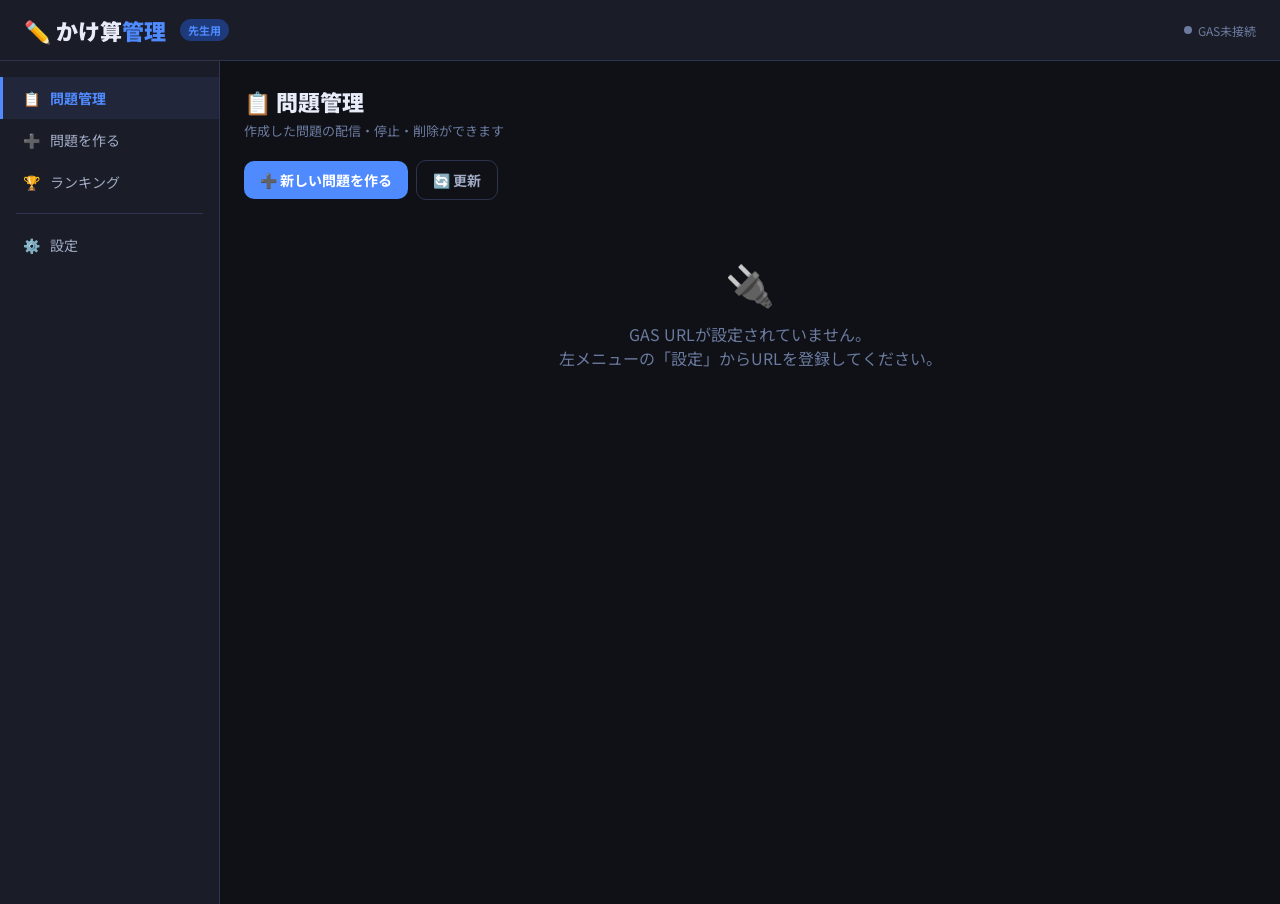
<file: kanri.html>
<!DOCTYPE html>
<html lang="ja">
<head>
<meta charset="UTF-8">
<meta name="viewport" content="width=device-width,initial-scale=1.0">
<title>かけ算トレーニング 管理画面</title>
<style>
@import url('https://fonts.googleapis.com/css2?family=Noto+Sans+JP:wght@400;700;900&family=DM+Mono:wght@400;500&display=swap');
:root{
  --bg:#0f1117; --surface:#1a1d27; --surface2:#22263a; --border:#2e3450;
  --primary:#4f8aff; --primary-dim:#1e3a7a; --green:#2dd4a0; --red:#ff5c7a;
  --yellow:#ffc145; --muted:#6b7a9e; --text:#e8ecf8; --text2:#a0aac4;
  --radius:14px; --mono:'DM Mono',monospace;
}
*{ box-sizing:border-box; margin:0; padding:0; }
body{ font-family:'Noto Sans JP',sans-serif; background:var(--bg); color:var(--text); min-height:100vh; }

.header{ display:flex; align-items:center; gap:14px; padding:14px 24px;
  background:var(--surface); border-bottom:1px solid var(--border);
  position:sticky; top:0; z-index:100; }
.header-logo{ font-size:22px; font-weight:900; }
.header-logo span{ color:var(--primary); }
.header-badge{ font-size:11px; padding:3px 8px; border-radius:999px;
  background:var(--primary-dim); color:var(--primary); font-weight:700; }
.header-spacer{ flex:1; }
.gas-dot{ width:8px; height:8px; border-radius:50%; background:var(--muted); display:inline-block; }
.gas-ok .gas-dot{ background:var(--green); }

.layout{ display:grid; grid-template-columns:220px 1fr; min-height:calc(100vh - 57px); }
.sidebar{ background:var(--surface); border-right:1px solid var(--border); padding:16px 0; }
.nav-item{ display:flex; align-items:center; gap:10px; padding:11px 20px; font-size:14px;
  color:var(--text2); cursor:pointer; border-left:3px solid transparent; transition:all .15s; }
.nav-item:hover{ background:var(--surface2); color:var(--text); }
.nav-item.active{ background:var(--surface2); color:var(--primary); border-left-color:var(--primary); font-weight:700; }
.nav-sep{ height:1px; background:var(--border); margin:10px 16px; }

.main{ padding:24px; overflow-y:auto; }
.page{ display:none; }
.page.active{ display:block; }
.page-title{ font-size:22px; font-weight:900; margin-bottom:4px; }
.page-sub{ font-size:13px; color:var(--muted); margin-bottom:20px; }

.card{ background:var(--surface); border:1px solid var(--border); border-radius:var(--radius); padding:18px; margin-bottom:16px; }
.card-title{ font-size:15px; font-weight:700; margin-bottom:14px; }
.form-grid{ display:grid; grid-template-columns:repeat(auto-fit,minmax(190px,1fr)); gap:12px; margin-bottom:14px; }
.field{ display:flex; flex-direction:column; gap:5px; }
.field label{ font-size:11px; color:var(--muted); font-weight:700; text-transform:uppercase; letter-spacing:.5px; }
.field input,.field select{ background:var(--surface2); border:1px solid var(--border); border-radius:8px;
  color:var(--text); font-size:14px; font-family:'Noto Sans JP',sans-serif; padding:9px 11px; }
.field input:focus,.field select:focus{ outline:none; border-color:var(--primary); }

.btn{ display:inline-flex; align-items:center; gap:6px; padding:9px 16px; border-radius:10px;
  border:none; font-size:14px; font-family:'Noto Sans JP',sans-serif; font-weight:700;
  cursor:pointer; transition:opacity .1s,transform .08s; }
.btn:active{ transform:scale(.97); }
.btn-primary{ background:var(--primary); color:white; }
.btn-green{ background:var(--green); color:#0f1117; }
.btn-red{ background:var(--red); color:white; }
.btn-yellow{ background:var(--yellow); color:#0f1117; }
.btn-ghost{ background:transparent; color:var(--text2); border:1px solid var(--border); }
.btn-ghost:hover{ border-color:var(--primary); color:var(--primary); }
.btn:disabled{ opacity:.4; cursor:not-allowed; }
.btn-sm{ padding:6px 11px; font-size:12px; border-radius:8px; }
.btn-row{ display:flex; gap:8px; flex-wrap:wrap; align-items:center; }

.problem-card{ background:var(--surface2); border:1px solid var(--border); border-radius:var(--radius);
  padding:14px 16px; display:grid; grid-template-columns:1fr auto; gap:10px; align-items:start; margin-bottom:10px; }
.problem-card:hover{ border-color:var(--primary); }
.problem-title{ font-size:15px; font-weight:700; margin-bottom:4px; }
.problem-meta{ font-size:12px; color:var(--muted); display:flex; flex-wrap:wrap; gap:8px; margin-bottom:8px; }
.problem-actions{ display:flex; gap:6px; flex-wrap:wrap; justify-content:flex-end; }
.status-badge{ display:inline-block; padding:2px 8px; border-radius:999px; font-size:11px; font-weight:700; }
.s配信中{ background:#1a4a2e; color:var(--green); }
.s下書き{ background:#2a2e1a; color:var(--yellow); }
.s終了{ background:#2a1a1a; color:var(--muted); }

.rank-table{ width:100%; border-collapse:collapse; font-size:13px; }
.rank-table th{ text-align:left; padding:8px 10px; background:var(--surface2); color:var(--muted);
  font-size:11px; font-weight:700; text-transform:uppercase; border-bottom:1px solid var(--border); }
.rank-table td{ padding:10px; border-bottom:1px solid var(--border); vertical-align:middle; }
.rank-table tr:hover td{ background:var(--surface2); }
.rank-num{ font-family:var(--mono); font-size:18px; font-weight:700; color:var(--muted); width:36px; text-align:center; }
.rank-num.gold{ color:#ffd700; } .rank-num.silver{ color:#c0c0c0; } .rank-num.bronze{ color:#cd7f32; }
.nohint{ display:inline-block; padding:2px 6px; border-radius:4px; font-size:10px; font-weight:700;
  background:#1a3a1a; color:var(--green); }

.carry-opts{ display:flex; gap:8px; }
.carry-opt{ flex:1; padding:10px; border-radius:8px; border:2px solid var(--border); background:transparent;
  color:var(--text2); font-size:13px; font-family:'Noto Sans JP',sans-serif; cursor:pointer; text-align:center; transition:all .15s; }
.carry-opt.sel{ border-color:var(--primary); background:var(--primary-dim); color:var(--primary); font-weight:700; }

.msg{ padding:10px 14px; border-radius:8px; font-size:13px; margin-bottom:12px; display:none; }
.msg.ok{ background:#0a2a1a; border:1px solid var(--green); color:var(--green); display:block; }
.msg.err{ background:#2a0a0a; border:1px solid var(--red); color:var(--red); display:block; }
.msg.info{ background:#0a1a3a; border:1px solid var(--primary); color:var(--primary); display:block; }

.loading{ display:flex; align-items:center; justify-content:center; gap:10px;
  padding:32px; color:var(--muted); font-size:14px; }
@keyframes spin{ to{transform:rotate(360deg);} }
.spinner{ width:20px; height:20px; border:2px solid var(--border); border-top-color:var(--primary);
  border-radius:50%; animation:spin .8s linear infinite; }
.empty{ text-align:center; padding:40px; color:var(--muted); }
.empty-icon{ font-size:40px; margin-bottom:10px; }
</style>
</head>
<body>

<div class="header">
  <div class="header-logo">✏️ かけ算<span>管理</span></div>
  <div class="header-badge">先生用</div>
  <div class="header-spacer"></div>
  <span id="gasStatusEl" style="font-size:12px;display:flex;align-items:center;gap:6px;color:var(--muted)">
    <span class="gas-dot"></span>GAS未接続
  </span>
</div>

<div class="layout">
  <div class="sidebar">
    <div class="nav-item active" data-page="problems" onclick="showPage('problems')"><span>📋</span>問題管理</div>
    <div class="nav-item" data-page="newProblem" onclick="showPage('newProblem')"><span>➕</span>問題を作る</div>
    <div class="nav-item" data-page="ranking" onclick="showPage('ranking')"><span>🏆</span>ランキング</div>
    <div class="nav-sep"></div>
    <div class="nav-item" data-page="settings" onclick="showPage('settings')"><span>⚙️</span>設定</div>
  </div>

  <div class="main">

    <!-- 問題管理 -->
    <div class="page active" id="page-problems">
      <div class="page-title">📋 問題管理</div>
      <div class="page-sub">作成した問題の配信・停止・削除ができます</div>
      <div class="btn-row" style="margin-bottom:14px">
        <button class="btn btn-primary" onclick="showPage('newProblem')">➕ 新しい問題を作る</button>
        <button class="btn btn-ghost" onclick="loadProblems()">🔄 更新</button>
      </div>
      <div id="problemsMsg" class="msg"></div>
      <div id="problemList"><div class="loading"><div class="spinner"></div>読み込み中…</div></div>
    </div>

    <!-- 問題作成 -->
    <div class="page" id="page-newProblem">
      <div class="page-title">➕ 問題を作る</div>
      <div class="page-sub">条件を設定して問題セットをGAS上で生成します</div>
      <div id="newProblemMsg" class="msg"></div>

      <div class="card">
        <div class="card-title">📝 基本設定</div>
        <div class="form-grid">
          <div class="field"><label>タイトル</label>
            <input type="text" id="np_title" value="チャレンジ" placeholder="例：5年2組 第1回"></div>
          <div class="field"><label>締切日時（空欄=無期限）</label>
            <input type="datetime-local" id="np_deadline"></div>
        </div>
      </div>

      <div class="card">
        <div class="card-title">🔢 桁数・問題数</div>
        <div class="form-grid">
          <div class="field"><label>かけられる数 最小桁</label>
            <select id="np_topMin"><option value="1">1桁</option><option value="2" selected>2桁</option><option value="3">3桁</option><option value="4">4桁</option></select></div>
          <div class="field"><label>かけられる数 最大桁</label>
            <select id="np_topMax"><option value="1">1桁</option><option value="2">2桁</option><option value="3" selected>3桁</option><option value="4">4桁</option></select></div>
          <div class="field"><label>かける数 最小桁</label>
            <select id="np_botMin"><option value="1" selected>1桁</option><option value="2">2桁</option><option value="3">3桁</option></select></div>
          <div class="field"><label>かける数 最大桁</label>
            <select id="np_botMax"><option value="1">1桁</option><option value="2" selected>2桁</option><option value="3">3桁</option></select></div>
          <div class="field"><label>上段小数桁</label>
            <select id="np_topDp"><option value="0" selected>整数</option><option value="1">小数第1位</option><option value="2">小数第2位</option></select></div>
          <div class="field"><label>下段小数桁</label>
            <select id="np_botDp"><option value="0" selected>整数</option><option value="1">小数第1位</option><option value="2">小数第2位</option></select></div>
          <div class="field"><label>問題数</label>
            <select id="np_qCount"><option value="5">5問</option><option value="10" selected>10問</option><option value="15">15問</option><option value="20">20問</option></select></div>
        </div>
      </div>

      <div class="card">
        <div class="card-title">⬆️ 繰り上がり</div>
        <div class="carry-opts">
          <button class="carry-opt" data-carry="random" onclick="selCarry('random')">ランダム</button>
          <button class="carry-opt sel" data-carry="always" onclick="selCarry('always')">必ずあり</button>
          <button class="carry-opt" data-carry="never" onclick="selCarry('never')">なし</button>
        </div>
        <input type="hidden" id="np_carryMode" value="always">
      </div>

      <div class="btn-row">
        <button class="btn btn-primary" onclick="createProblem('下書き')">💾 下書き保存</button>
        <button class="btn btn-green" onclick="createProblem('配信中')">📡 作成して配信</button>
        <button class="btn btn-ghost" onclick="showPage('problems')">キャンセル</button>
      </div>
    </div>

    <!-- ランキング -->
    <div class="page" id="page-ranking">
      <div class="page-title">🏆 ランキング</div>
      <div class="page-sub">問題を選んでランキングを表示します</div>
      <div class="card">
        <div style="display:flex;gap:10px;align-items:flex-end;flex-wrap:wrap">
          <div class="field" style="flex:1;min-width:200px"><label>問題を選ぶ</label>
            <select id="rankSel" onchange="loadRanking()"><option value="">-- 選択してください --</option></select></div>
          <button class="btn btn-ghost btn-sm" onclick="loadRanking()">🔄 更新</button>
        </div>
      </div>
      <div id="rankingContent">
        <div class="empty"><div class="empty-icon">🏆</div><div>問題を選ぶとランキングが表示されます</div></div>
      </div>
    </div>

    <!-- 設定 -->
    <div class="page" id="page-settings">
      <div class="page-title">⚙️ 設定</div>
      <div class="page-sub">GASとの接続を設定します</div>
      <div class="card">
        <div class="card-title">🔗 GAS URL</div>
        <div class="field" style="margin-bottom:12px"><label>デプロイURL</label>
          <input type="url" id="gasUrlInput" style="font-family:var(--mono);font-size:12px"
            placeholder="https://script.google.com/macros/s/.../exec"></div>
        <div class="btn-row">
          <button class="btn btn-primary" onclick="saveGasUrl()">💾 保存</button>
          <button class="btn btn-ghost" onclick="testGas()">🔌 接続テスト</button>
          <button class="btn btn-ghost" onclick="copyGasUrl()">📋 URLをコピー</button>
        </div>
        <div id="gasTestMsg" class="msg" style="margin-top:10px"></div>
      </div>

      <div class="card">
        <div class="card-title">📖 セットアップ手順</div>
        <ol style="font-size:13px;color:var(--text2);line-height:2.2;padding-left:18px">
          <li>Google スプレッドシートを新規作成する</li>
          <li>「拡張機能」→「Apps Script」を開く</li>
          <li><code style="background:var(--surface2);padding:2px 5px;border-radius:4px">gas.js</code> の内容を全部貼り付ける</li>
          <li><code style="background:var(--surface2);padding:2px 5px;border-radius:4px">SPREADSHEET_ID</code> をスプレッドシートのIDに書き換える</li>
          <li>「デプロイ」→「新しいデプロイ」→ 種類: ウェブアプリ</li>
          <li>実行者: <strong>自分</strong>　アクセス: <strong>全員（匿名含む）</strong></li>
          <li>発行されたURLを上に貼り付けて保存</li>
          <li>同じURLを生徒のkakezan.html「プロフィール設定」にも登録する</li>
        </ol>
      </div>
    </div>

  </div>
</div>

<script>
let gasUrl = localStorage.getItem("kanri_gasUrl") || "";
let carryMode = "always";
let problems = [];

/* ── ページ切り替え ── */
function showPage(id){
  document.querySelectorAll(".page").forEach(p=>p.classList.remove("active"));
  document.querySelectorAll(".nav-item").forEach(n=>n.classList.remove("active"));
  document.getElementById("page-"+id).classList.add("active");
  document.querySelector('[data-page="'+id+'"]')?.classList.add("active");
  if(id==="problems") loadProblems();
  if(id==="ranking")  loadProblemsForRankSel();
  if(id==="settings") document.getElementById("gasUrlInput").value = gasUrl;
}

/* ── GAS通信（JSONP/no-cors） ── */
let _jsonpCbId = 0;

function gasGet(params){
  return new Promise((resolve, reject) => {
    if(!gasUrl){ reject(new Error("GAS URLが設定されていません。設定ページでURLを登録してください。")); return; }
    const cbName = "__gasCb" + (++_jsonpCbId);
    const timer = setTimeout(()=>{
      delete window[cbName];
      reject(new Error("タイムアウト：GASに接続できませんでした"));
    }, 15000);
    window[cbName] = function(data){
      clearTimeout(timer);
      delete window[cbName];
      resolve(data);
    };
    const u = new URL(gasUrl);
    Object.entries(params).forEach(([k,v])=>u.searchParams.set(k,String(v)));
    u.searchParams.set("callback", cbName);
    const script = document.createElement("script");
    script.src = u.toString();
    script.onerror = ()=>{
      clearTimeout(timer);
      delete window[cbName];
      reject(new Error("GASへの接続に失敗しました（URLを確認してください）"));
    };
    document.head.appendChild(script);
    setTimeout(()=>script.remove(), 20000);
  });
}

/* POSTもJSONPのGETで統一（CORSを完全回避） */
function gasPost(data){
  return gasGet(data);
}

/* ── GAS設定 ── */
function saveGasUrl(){
  gasUrl=document.getElementById("gasUrlInput").value.trim();
  localStorage.setItem("kanri_gasUrl",gasUrl);
  showMsg("gasTestMsg","💾 URLを保存しました","ok");
  updateGasStatus();
}
async function testGas(){
  showMsg("gasTestMsg","接続テスト中…","info");
  try{
    const r=await gasGet({action:"getProblems"});
    if(r.ok!==false){ showMsg("gasTestMsg","✅ 接続成功！","ok"); updateGasStatus(true); }
    else             { showMsg("gasTestMsg","❌ "+(r.error||"エラー"),"err"); }
  }catch(e){ showMsg("gasTestMsg","❌ "+e.message,"err"); updateGasStatus(false); }
}
function copyGasUrl(){ navigator.clipboard.writeText(gasUrl).then(()=>alert("コピーしました:\n"+gasUrl)); }
function updateGasStatus(ok){
  const el=document.getElementById("gasStatusEl");
  if(ok===true)        { el.className="gas-ok"; el.innerHTML='<span class="gas-dot"></span>GAS接続中'; el.style.color="var(--green)"; }
  else if(ok===false)  { el.innerHTML='<span class="gas-dot"></span>接続エラー'; el.style.color="var(--red)"; }
  else                 { el.innerHTML='<span class="gas-dot"></span>'+(gasUrl?"URL設定済み":"GAS未接続"); el.style.color="var(--muted)"; }
}

/* ── 問題管理 ── */
async function loadProblems(){
  const el=document.getElementById("problemList");
  el.innerHTML='<div class="loading"><div class="spinner"></div>読み込み中…</div>';
  try{
    const r=await gasGet({action:"getProblems"});
    if(!r.ok) throw new Error(r.error);
    problems=r.problems||[];
    renderProblems();
  }catch(e){
    el.innerHTML='<div class="empty"><div class="empty-icon">⚠️</div><div>'+e.message+'</div></div>';
  }
}
function renderProblems(){
  const el=document.getElementById("problemList");
  if(!problems.length){
    el.innerHTML='<div class="empty"><div class="empty-icon">📋</div><div>問題がまだありません</div></div>'; return;
  }
  el.innerHTML=problems.map(p=>`
    <div class="problem-card">
      <div>
        <div class="problem-title">${esc(p.title)} <span class="status-badge s${p.status}">${p.status}</span></div>
        <div class="problem-meta">
          <span>🔢 ${p.topMin}〜${p.topMax}桁 × ${p.botMin}〜${p.botMax}桁</span>
          ${p.topDp||p.botDp?'<span>🔸小数あり</span>':""}
          <span>📝 ${p.qCount}問</span>
          <span>⬆️ ${p.carryMode==="always"?"繰り上がりあり":p.carryMode==="never"?"なし":"ランダム"}</span>
          ${p.deadline?`<span>⏰ ${fmtDate(p.deadline)}</span>`:""}
          <code style="font-size:10px;color:var(--muted)">${p.id}</code>
        </div>
      </div>
      <div class="problem-actions">
        ${p.status!=="配信中"?`<button class="btn btn-green btn-sm" onclick="chgStatus('${p.id}','配信中')">📡 配信</button>`:""}
        ${p.status==="配信中"?`<button class="btn btn-yellow btn-sm" onclick="chgStatus('${p.id}','終了')">⏹ 停止</button>`:""}
        <button class="btn btn-ghost btn-sm" onclick="goRanking('${p.id}')">🏆 順位</button>
        <button class="btn btn-red btn-sm" onclick="delProblem('${p.id}')">🗑</button>
      </div>
    </div>`).join("");
}
async function chgStatus(id,status){
  try{ const r=await gasPost({action:"updateProblem",id,status}); if(!r.ok) throw new Error(r.error);
    showMsg("problemsMsg","「"+status+"」に変更しました","ok"); loadProblems(); }
  catch(e){ showMsg("problemsMsg","❌ "+e.message,"err"); }
}
async function delProblem(id){
  if(!confirm("削除しますか？スコアデータは残ります。")) return;
  try{ const r=await gasPost({action:"deleteProblem",id}); if(!r.ok) throw new Error(r.error);
    showMsg("problemsMsg","削除しました","ok"); loadProblems(); }
  catch(e){ showMsg("problemsMsg","❌ "+e.message,"err"); }
}

/* ── 問題作成 ── */
function selCarry(v){
  carryMode=v;
  document.getElementById("np_carryMode").value=v;
  document.querySelectorAll(".carry-opt").forEach(b=>b.classList.toggle("sel",b.dataset.carry===v));
}
async function createProblem(status){
  const btn=event.target; btn.disabled=true;
  try{
    const r=await gasPost({
      action:"createProblem",
      title: document.getElementById("np_title").value.trim()||"チャレンジ",
      deadline: document.getElementById("np_deadline").value||"",
      topMin:document.getElementById("np_topMin").value,
      topMax:document.getElementById("np_topMax").value,
      botMin:document.getElementById("np_botMin").value,
      botMax:document.getElementById("np_botMax").value,
      topDp:document.getElementById("np_topDp").value,
      botDp:document.getElementById("np_botDp").value,
      qCount:document.getElementById("np_qCount").value,
      carryMode,status
    });
    if(!r.ok) throw new Error(r.error);
    showMsg("newProblemMsg","✅ 問題を作成しました（ID: "+r.id+"）","ok");
    setTimeout(()=>showPage("problems"),1200);
  }catch(e){ showMsg("newProblemMsg","❌ "+e.message,"err"); }
  finally{ btn.disabled=false; }
}

/* ── ランキング ── */
async function loadProblemsForRankSel(){
  try{
    const r=await gasGet({action:"getProblems"}); if(!r.ok) return;
    const cur=document.getElementById("rankSel").value;
    document.getElementById("rankSel").innerHTML='<option value="">-- 選択してください --</option>'
      +(r.problems||[]).map(p=>`<option value="${p.id}"${p.id===cur?" selected":""}>${esc(p.title)} [${p.status}]</option>`).join("");
    if(cur) loadRanking();
  }catch(_){}
}
async function loadRanking(){
  const id=document.getElementById("rankSel").value;
  const el=document.getElementById("rankingContent");
  if(!id){ el.innerHTML='<div class="empty"><div class="empty-icon">🏆</div><div>問題を選んでください</div></div>'; return; }
  el.innerHTML='<div class="loading"><div class="spinner"></div>読み込み中…</div>';
  try{
    const r=await gasGet({action:"getRanking",id}); if(!r.ok) throw new Error(r.error);
    renderRanking(r.ranking||[]);
  }catch(e){ el.innerHTML='<div class="empty"><div class="empty-icon">⚠️</div><div>'+e.message+'</div></div>'; }
}
function goRanking(id){ showPage("ranking"); document.getElementById("rankSel").value=id; loadRanking(); }
function renderRanking(ranking){
  const el=document.getElementById("rankingContent");
  if(!ranking.length){ el.innerHTML='<div class="empty"><div class="empty-icon">📭</div><div>まだスコアがありません</div></div>'; return; }
  const rc=r=>r===1?"gold":r===2?"silver":r===3?"bronze":"";
  el.innerHTML=`<div class="card" style="padding:0;overflow:hidden">
    <table class="rank-table"><thead><tr>
      <th style="text-align:center">順位</th><th>名前</th><th>学年/組/番</th>
      <th style="text-align:center">ヒント</th>
      <th style="text-align:right">正解</th><th style="text-align:right">ミス</th><th style="text-align:right">タイム</th>
    </tr></thead><tbody>`
    +ranking.map(e=>`<tr>
      <td><div class="rank-num ${rc(e.rank)}">${e.rank}</div></td>
      <td><strong>${esc(String(e.name))}</strong></td>
      <td style="font-size:12px;color:var(--muted)">${e.grade}年${e.class}組 ${e.number}番</td>
      <td style="text-align:center">${e.noHint?'<span class="nohint">ノーヒント</span>':'<span style="color:var(--muted);font-size:12px">あり</span>'}</td>
      <td style="text-align:right;font-weight:700">${e.correct}/${e.total}</td>
      <td style="text-align:right;color:${+e.miss>0?"var(--red)":"var(--green)"}">${e.miss}</td>
      <td style="text-align:right;font-family:var(--mono)">${fmtTime(e.timeSec)}</td>
    </tr>`).join("")
    +'</tbody></table></div>';
}

/* ── ユーティリティ ── */
function showMsg(id,text,type){
  const el=document.getElementById(id); if(!el) return;
  el.textContent=text; el.className="msg "+type;
  clearTimeout(el._t);
  if(type==="ok") el._t=setTimeout(()=>{el.className="msg";},4000);
}
function esc(s){ return String(s).replace(/&/g,"&amp;").replace(/</g,"&lt;").replace(/>/g,"&gt;"); }
function fmtDate(d){ try{ return new Date(d).toLocaleString("ja-JP",{month:"numeric",day:"numeric",hour:"2-digit",minute:"2-digit"}); }catch(_){ return String(d); } }
function fmtTime(sec){
  if(!sec&&sec!==0) return "-";
  const s=Math.round(+sec), m=Math.floor(s/60);
  return m>0?m+"分"+String(s%60).padStart(2,"0")+"秒":s+"秒";
}

/* ── 初期化 ── */
document.addEventListener("DOMContentLoaded",()=>{
  if(gasUrl){
    document.getElementById("gasUrlInput").value = gasUrl;
    updateGasStatus();
    loadProblems();
  } else {
    /* GAS未設定：ローディングを即座にエラー表示に切り替え */
    document.getElementById("problemList").innerHTML =
      '<div class="empty"><div class="empty-icon">🔌</div>'
      + '<div>GAS URLが設定されていません。<br>左メニューの「設定」からURLを登録してください。</div></div>';
  }
});
</script>
</body>
</html>
</file>
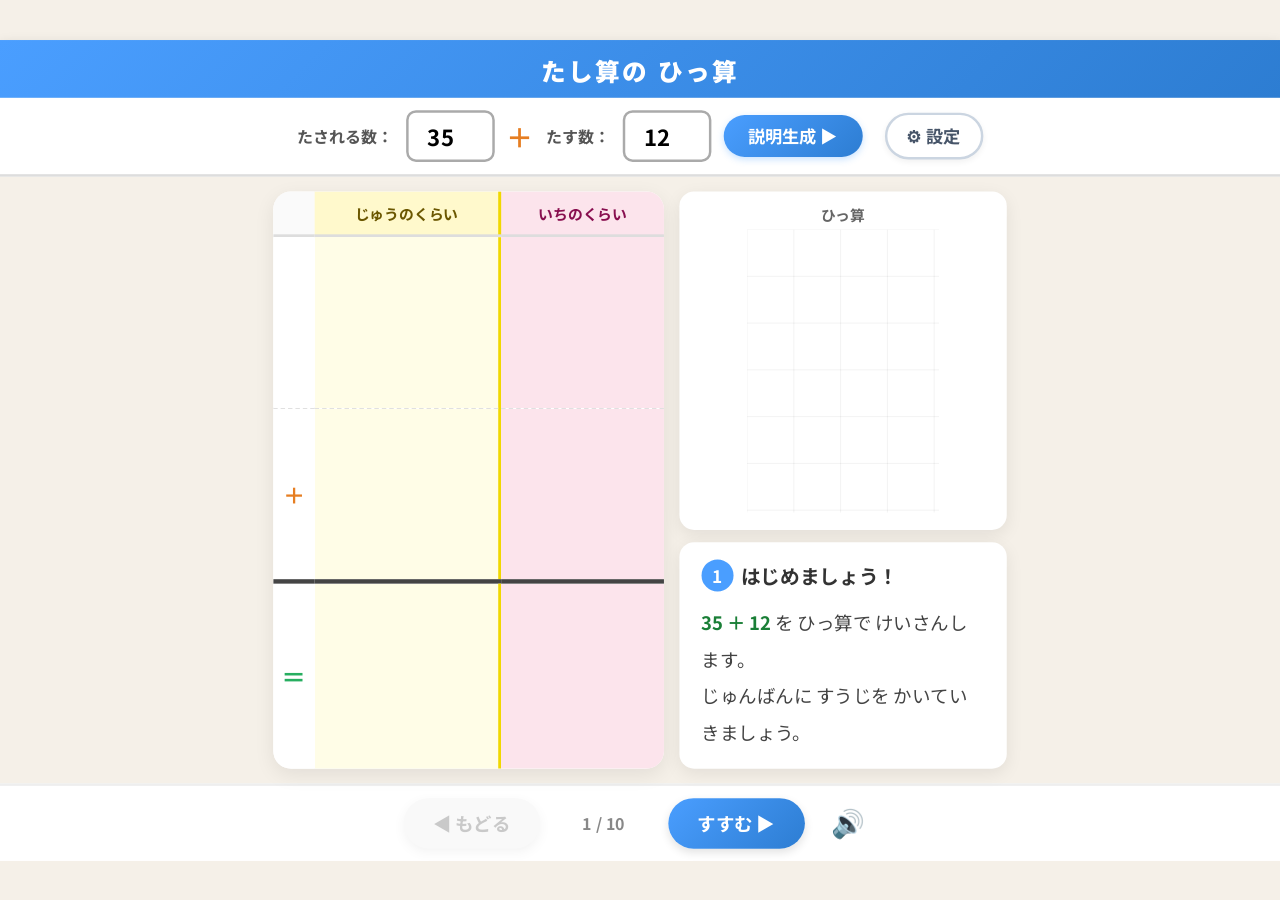
<file: tashizan_hissan.html>
<!DOCTYPE html>
<html lang="ja">
<head>
<meta charset="UTF-8">
<meta name="viewport" content="width=device-width, initial-scale=1.0">
<title>たし算の ひっ算</title>
<link href="https://fonts.googleapis.com/css2?family=Noto+Sans+JP:wght@400;700;900&display=swap" rel="stylesheet">
<style>
*{box-sizing:border-box;margin:0;padding:0;user-select:none;-webkit-user-select:none;}
html,body{height:100%;overflow:hidden;background:#f5f0e8;}
body{font-family:'Noto Sans JP',sans-serif;}

/* ===== 画面フィット用ステージ =====
   数図表の大きさを先に守り、問題ごとに必要なときだけ設計幅を広げる。
   2桁・3桁など表が小さい問題では従来タイルの設計サイズを維持し、
   4桁や大きな数図表のときだけ表＋右パネルが収まる幅まで拡張する。
   最後に #stage 全体を画面内へ収めるが、右パネルを広げるためだけに
   数図表の最終表示倍率が下がらない範囲の「実際の余白」しか使わない。 */
#stage-wrap{position:fixed;inset:0;display:flex;align-items:center;justify-content:center;
  overflow:hidden;background:#f5f0e8;}
#stage{width:1040px;flex:none;background:#f5f0e8;transform-origin:center center;opacity:0;}

.app-header{background:linear-gradient(135deg,#4a9eff,#2d7dd2);color:#fff;text-align:center;
  padding:10px 16px 8px;box-shadow:0 3px 10px rgba(0,0,0,.15);}
.app-header h1{font-size:20px;font-weight:900;letter-spacing:2px;}

.input-area{background:#fff;border-bottom:2px solid #ddd;padding:10px 12px;}
.input-row{display:flex;justify-content:center;align-items:center;gap:10px;flex-wrap:wrap;}
.input-row label{font-size:13px;font-weight:bold;color:#555;}
.num-input{width:72px;padding:6px 8px;font-size:18px;font-weight:bold;text-align:center;
  border:2px solid #aaa;border-radius:8px;font-family:'Noto Sans JP',sans-serif;}
.num-input:focus{border-color:#4a9eff;outline:none;}
.plus-label{font-size:22px;font-weight:bold;color:#e67e22;}
.gen-btn{padding:7px 20px;font-size:14px;font-weight:bold;border:none;border-radius:20px;
  background:linear-gradient(135deg,#4a9eff,#2d7dd2);color:#fff;cursor:pointer;
  font-family:'Noto Sans JP',sans-serif;box-shadow:0 2px 6px rgba(74,158,255,.3);transition:all .2s;}
.gen-btn:hover{transform:translateY(-1px);box-shadow:0 4px 10px rgba(74,158,255,.4);}
.err-msg{color:#e74c3c;font-size:12px;font-weight:bold;text-align:center;margin-top:4px;display:none;}

.settings-open-btn{padding:7px 16px;font-size:14px;font-weight:bold;border:2px solid #cbd5e1;border-radius:20px;
  background:#fff;color:#475569;cursor:pointer;display:inline-flex;align-items:center;gap:5px;
  font-family:'Noto Sans JP',sans-serif;box-shadow:0 2px 5px rgba(0,0,0,.06);transition:all .2s;margin-left:8px;}
.settings-open-btn:hover{background:#f1f5f9;border-color:#94a3b8;color:#1e293b;transform:translateY(-1px);}

/* 設定モーダル */
.modal-overlay{position:fixed;inset:0;background:rgba(15,23,42,.45);backdrop-filter:blur(3px);-webkit-backdrop-filter:blur(3px);
  display:none;align-items:center;justify-content:center;z-index:9999;opacity:0;transition:opacity .2s ease;}
.modal-overlay.open{display:flex;opacity:1;}
.modal-card{background:#fff;border-radius:20px;box-shadow:0 12px 36px rgba(0,0,0,.22);width:90%;max-width:540px;
  overflow:hidden;transform:scale(.92);transition:transform .25s cubic-bezier(.34,1.56,.64,1);
  display:flex;flex-direction:column;}
.modal-overlay.open .modal-card{transform:scale(1);}
.modal-header{background:linear-gradient(135deg,#4a9eff,#2d7dd2);color:#fff;padding:14px 20px;display:flex;
  align-items:center;justify-content:space-between;}
.modal-header h2{font-size:17px;font-weight:900;letter-spacing:1px;display:flex;align-items:center;gap:8px;}
.modal-close-btn{background:none;border:none;color:#fff;font-size:24px;line-height:1;cursor:pointer;
  padding:2px 8px;border-radius:50%;transition:background .2s;display:flex;align-items:center;justify-content:center;}
.modal-close-btn:hover{background:rgba(255,255,255,.2);}
.modal-body{padding:20px 22px;display:flex;flex-direction:column;gap:18px;max-height:80vh;overflow-y:auto;}
.setting-section{display:flex;flex-direction:column;gap:8px;padding-bottom:14px;border-bottom:1px solid #edf2f7;}
.setting-section:last-child{border-bottom:none;padding-bottom:0;}
.setting-title{font-size:14px;font-weight:bold;color:#334155;display:flex;align-items:center;gap:6px;}
.setting-desc{font-size:12px;color:#64748b;line-height:1.5;}
.setting-options{display:flex;gap:8px;flex-wrap:wrap;align-items:center;}
.setting-btn{padding:8px 16px;font-size:13px;font-weight:bold;border:2px solid #cbd5e1;
  border-radius:12px;background:#fff;color:#475569;cursor:pointer;transition:all .18s;
  font-family:'Noto Sans JP',sans-serif;display:inline-flex;align-items:center;gap:6px;}
.setting-btn.active{background:#3b82f6;color:#fff;border-color:#2563eb;box-shadow:0 3px 8px rgba(59,130,246,.3);}
.setting-btn:hover:not(.active){background:#f8fafc;border-color:#94a3b8;}

.gap-setting-row{display:flex;align-items:center;gap:6px;margin-top:6px;padding:8px 12px;background:#f8fafc;border-radius:10px;}
.gap-setting-label{font-size:12px;color:#64748b;font-weight:bold;}
.gap-input{width:60px;padding:4px 8px;font-size:14px;font-weight:bold;text-align:center;
  border:2px solid #cbd5e1;border-radius:8px;font-family:'Noto Sans JP',sans-serif;}
.gap-input:focus{border-color:#3b82f6;outline:none;}

/* ===== 数図表＋右パネルの可変レイアウト ===== */
.main-area{display:flex;gap:12px;padding:12px 8px;width:100%;max-width:none;margin:0;
  align-items:flex-start;justify-content:center;overflow:visible;}

/* 数図ブロックは問題ごとに縦横同比率で拡大する。transformはレイアウト寸法を
   変えないため、tile-slotが拡大後の実占有幅・高さを受け持つ。 */
.tile-slot{flex:0 0 auto;position:relative;overflow:visible;}

/* ===== タイル図エリア：<table>で列位置を保証 ===== */
.tile-area{width:max-content;display:inline-flex;justify-content:center;align-items:flex-start;
  background:#fff;border-radius:12px;box-shadow:0 4px 14px rgba(0,0,0,.08);
  position:relative;overflow:visible;transform-origin:top left;}

#tile-table{border-collapse:collapse;table-layout:fixed;border-radius:12px;overflow:hidden;}

/* col要素は表示/非表示と幅をJSが一括設定する。
   theadとtbodyが同じ<col>を共有するため、列のズレは構造的に発生しない。*/
#tile-table col.col-label{width:28px;}
#tile-table col.col-sen{width:110px;}
#tile-table col.col-hyaku{width:124px;}
#tile-table col.col-juu{width:124px;}
#tile-table col.col-ichi{width:110px;}

#tile-table thead th{
  font-size:10px;font-weight:bold;padding:6px 0;height:30px;
  box-sizing:border-box;border-bottom:2px solid #ddd;
}
#tile-table th.th-label{background:#fafafa;}
#tile-table th.th-sen  {background:#ffffff;color:#555;   }
#tile-table th.th-hyaku{background:#cce8f4;color:#1a5276;}
#tile-table th.th-juu  {background:#fff9cc;color:#6b5700;}
#tile-table th.th-ichi {background:#fce4ec;color:#880e4f;}

#tile-table tbody td{
  position:relative;text-align:center;vertical-align:middle;
  box-sizing:border-box;height:110px;border-bottom:1px dashed #e0e0e0;
}
#tile-table tbody tr:last-child td{border-bottom:none;}
#tile-table tbody tr.tile-result-row td{border-top:3px solid #444;height:120px;}

#tile-table td.td-label{font-size:15px;font-weight:bold;color:#4a9eff;background:#fff;}
#tile-table td.td-label.plus{color:#e67e22;}
#tile-table td.td-label.equals{color:#27ae60;font-size:17px;}

#tile-table td.td-sen  {background:#ffffff;}
#tile-table td.td-hyaku{background:#e8f4fb;}
#tile-table td.td-juu  {background:#fffde7;}
#tile-table td.td-ichi {background:#fce4ec;}

#tile-table th.th-sen,  #tile-table td.td-sen  {border-right:2px solid #999;}
#tile-table th.th-hyaku,#tile-table td.td-hyaku{border-right:2px solid #85c1e9;}
#tile-table th.th-juu,  #tile-table td.td-juu  {border-right:2px solid #f0d800;}

#anim-layer{position:absolute;top:0;left:0;width:100%;height:100%;
  pointer-events:none;overflow:visible;z-index:100;}
#mark-layer{position:absolute;top:0;left:0;width:100%;height:100%;
  pointer-events:none;overflow:visible;z-index:90;}

/* ===== 筆算＋説明：問題全体で固定する可変ズーム =====
   中身だけを拡大するが、outerの実レイアウト高も倍率に合わせて更新するため、
   transformだけが見た目を大きくして親要素からはみ出す状態を作らない。 */
.right-panel{flex:0 0 auto;width:auto;display:flex;flex-direction:column;gap:10px;min-width:0;}
#hissan-scale-outer{position:relative;}
#step-scale-outer{position:relative;}
#step-scale-inner{width:230px;margin:0 auto;}
.hissan-box{background:#fff;border-radius:12px;box-shadow:0 4px 14px rgba(0,0,0,.08);
  padding:10px 14px 14px;overflow:visible;}
.hissan-title{font-size:12px;font-weight:bold;color:#666;margin-bottom:4px;text-align:center;}
.hissan-inner{display:flex;justify-content:center;align-items:flex-start;}
#hissan-svg{display:block;}

.step-box{background:#fff;border-radius:12px;box-shadow:0 4px 14px rgba(0,0,0,.08);
  padding:14px 18px;min-height:100px;flex:none;overflow:visible;}
.step-number{display:inline-block;background:#4a9eff;color:#fff;border-radius:50%;
  width:26px;height:26px;line-height:26px;text-align:center;font-size:14px;
  font-weight:bold;margin-right:6px;}
.step-title{font-size:16px;font-weight:bold;color:#333;margin-bottom:10px;display:flex;align-items:center;}
.step-desc{font-size:15px;color:#444;line-height:2;height:auto;overflow:visible;}
.step-desc .ic{color:#c2185b;font-weight:bold;}
.step-desc .jc{color:#b7950b;font-weight:bold;}
.step-desc .hc{color:#1a5276;font-weight:bold;}
.step-desc .sc{color:#555;font-weight:bold;}
.step-desc .cc{color:#e74c3c;font-weight:bold;}
.step-desc .ac{color:#1a7f37;font-weight:bold;}
.step-desc .rc{color:#7f3fbf;font-weight:bold;}

.nav-area{display:flex;justify-content:center;align-items:center;gap:12px;
  padding:10px 12px;background:#fff;border-top:2px solid #eee;}
.nav-btn{padding:10px 24px;font-size:15px;font-weight:bold;border:none;border-radius:25px;
  cursor:pointer;transition:all .2s;font-family:'Noto Sans JP',sans-serif;
  box-shadow:0 3px 8px rgba(0,0,0,.12);}
.nav-btn.prev{background:#eee;color:#666;}
.nav-btn.prev:hover{background:#ddd;}
.nav-btn.next{background:linear-gradient(135deg,#4a9eff,#2d7dd2);color:#fff;}
.nav-btn.next:hover{transform:translateY(-1px);box-shadow:0 5px 12px rgba(74,158,255,.35);}

.voice-btn{font-size:22px;line-height:1;border:none;background:none;cursor:pointer;
  padding:6px 10px;border-radius:50%;transition:all .2s;filter:none;opacity:1;}
.voice-btn:hover{background:#f0f0f0;}
.voice-btn.off{filter:grayscale(1);opacity:.45;}
.nav-btn:disabled{opacity:.35;cursor:not-allowed;transform:none;}
.step-indicator{font-size:13px;color:#888;font-weight:bold;min-width:80px;text-align:center;}

@keyframes popIn{
  0%{opacity:0;transform:scale(.2);}
  65%{opacity:1;transform:scale(1.2);}
  100%{opacity:1;transform:scale(1);}
}
.pop-in{animation:popIn .4s cubic-bezier(.34,1.56,.64,1) forwards;}

/* 別ウィンドウ（iframe）埋め込み時は入力欄・見出しを隠して解説だけ表示 */
html.embed .app-header,html.embed .input-area{display:none !important;}
</style>
</head>
<body>
<div id="stage-wrap"><div id="stage">
<div class="app-header"><h1>たし算の ひっ算</h1></div>

<div class="input-area">
  <div class="input-row">
    <label>たされる数：</label>
    <input type="number" id="inp-a" class="num-input" value="35" min="1" max="999">
    <span class="plus-label">＋</span>
    <label>たす数：</label>
    <input type="number" id="inp-b" class="num-input" value="12" min="1" max="999">
    <button class="gen-btn" onclick="generateFromInput()">説明生成 ▶</button>
    <button class="settings-open-btn" onclick="openSettingsModal()" title="せっていをひらく">⚙ 設定</button>
  </div>
  <div id="err-msg" class="err-msg">1〜999の整数を入力してください</div>
</div>

<!-- 設定モーダルダイアログ -->
<div id="settings-modal" class="modal-overlay" onclick="onModalOverlayClick(event)">
  <div class="modal-card">
    <div class="modal-header">
      <h2>⚙ 設定</h2>
      <button class="modal-close-btn" onclick="closeSettingsModal()" title="とじる">×</button>
    </div>
    <div class="modal-body">
      <!-- 補助計算の位置 -->
      <div class="setting-section">
        <div class="setting-title">✏️ くり上がりの位置（補助計算）</div>
        <div class="setting-desc">繰り上がった「1」を書く位置と、ブロックの移動先・足す順序を選べます。</div>
        <div class="setting-options">
          <button class="setting-btn" id="carry-pos-top" onclick="setCarryPosMode('top')">
            <span>上のマス（たす数の上）</span>
          </button>
          <button class="setting-btn" id="carry-pos-ans" onclick="setCarryPosMode('ans-sub')">
            <span>直線の下（答えマスの右上・小さく）</span>
          </button>
        </div>
      </div>

      <!-- 図の表示 -->
      <div class="setting-section">
        <div class="setting-title">🟨 図のひょうじ</div>
        <div class="setting-desc">数図の表示スタイルを選べます。</div>
        <div class="setting-options">
          <button class="setting-btn active" id="mode-btn-tile" onclick="setDisplayMode('tile')">🟨 タイル</button>
          <button class="setting-btn" id="mode-btn-card" onclick="setDisplayMode('card')">🔢 カード</button>
        </div>
      </div>

      <!-- 動くタイミング -->
      <div class="setting-section">
        <div class="setting-title">⏱️ うごくタイミング</div>
        <div class="setting-desc">図と筆算のアニメーションの順序を設定します。</div>
        <div class="setting-options">
          <button class="setting-btn active" id="timing-btn-sync" onclick="setTimingMode('sync')">同時</button>
          <button class="setting-btn" id="timing-btn-tile-first" onclick="setTimingMode('tile-first')">図 → 筆算</button>
          <button class="setting-btn" id="timing-btn-hissan-first" onclick="setTimingMode('hissan-first')">筆算 → 図</button>
        </div>
        <div class="gap-setting-row" id="seq-gap-row" style="display:none;">
          <span class="gap-setting-label">アニメーションの間（ま）：</span>
          <input type="number" id="seq-gap-input" class="gap-input" value="0.4" min="0" max="5" step="0.1" onchange="setSeqGap(this.value)">
          <span class="gap-setting-label">秒</span>
        </div>
      </div>
    </div>
  </div>
</div>

<div class="main-area">
  <div class="tile-slot" id="tile-slot">
  <div class="tile-area" id="tile-area">
    <table id="tile-table">
      <colgroup>
        <col class="col-label">
        <col class="col-sen"   id="colgrp-sen">
        <col class="col-hyaku" id="colgrp-hyaku">
        <col class="col-juu">
        <col class="col-ichi">
      </colgroup>
      <thead>
        <tr>
          <th class="th-label"></th>
          <th class="th-sen"   id="hdr-sen">せんのくらい</th>
          <th class="th-hyaku" id="hdr-hyaku">ひゃくのくらい</th>
          <th class="th-juu"   id="hdr-juu">じゅうのくらい</th>
          <th class="th-ichi" id="hdr-ichi">いちのくらい</th>
        </tr>
      </thead>
      <tbody>
        <!-- A行 -->
        <tr id="row-a">
          <td class="td-label" id="lbl-a"></td>
          <td class="td-sen"   id="col-sen-a">  <svg id="svg-sen-a"   width="110" height="110" viewBox="0 0 110 110"></svg></td>
          <td class="td-hyaku" id="col-hyaku-a"><svg id="svg-hyaku-a" width="124" height="110" viewBox="0 0 124 110"></svg></td>
          <td class="td-juu">                   <svg id="svg-juu-a"   width="124" height="110" viewBox="0 0 124 110"></svg></td>
          <td class="td-ichi">                  <svg id="svg-ichi-a"  width="110" height="110" viewBox="0 0 110 110"></svg></td>
        </tr>
        <!-- B行 -->
        <tr id="row-b">
          <td class="td-label plus">＋</td>
          <td class="td-sen"   id="col-sen-b">  <svg id="svg-sen-b"   width="110" height="110" viewBox="0 0 110 110"></svg></td>
          <td class="td-hyaku" id="col-hyaku-b"><svg id="svg-hyaku-b" width="124" height="110" viewBox="0 0 124 110"></svg></td>
          <td class="td-juu">                   <svg id="svg-juu-b"   width="124" height="110" viewBox="0 0 124 110"></svg></td>
          <td class="td-ichi">                  <svg id="svg-ichi-b"  width="110" height="110" viewBox="0 0 110 110"></svg></td>
        </tr>
        <!-- 答え行 -->
        <tr class="tile-result-row" id="row-ans">
          <td class="td-label equals">＝</td>
          <td class="td-sen"   id="col-sen-ans">  <svg id="svg-sen-ans"   width="110" height="120" viewBox="0 0 110 120"></svg></td>
          <td class="td-hyaku" id="col-hyaku-ans"><svg id="svg-hyaku-ans" width="124" height="120" viewBox="0 0 124 120"></svg></td>
          <td class="td-juu">                                  <svg id="svg-juu-ans"   width="124" height="120" viewBox="0 0 124 120"></svg></td>
          <td class="td-ichi">                                 <svg id="svg-ichi-ans"  width="110" height="120" viewBox="0 0 110 120"></svg></td>
        </tr>
      </tbody>
    </table>
    <svg id="mark-layer"></svg>
    <svg id="anim-layer"></svg>
  </div>
  </div><!-- /#tile-slot -->

  <div class="right-panel">
    <div class="hissan-box">
      <div class="hissan-title">ひっ算</div>
      <div id="hissan-scale-outer">
        <div class="hissan-inner">
          <svg id="hissan-svg" width="210" height="230" viewBox="0 0 210 230"></svg>
        </div>
      </div>
    </div>
    <div class="step-box">
      <div id="step-scale-outer">
        <div id="step-scale-inner">
          <div class="step-title">
            <span class="step-number" id="step-num">1</span>
            <span id="step-title-text"></span>
          </div>
          <div class="step-desc" id="step-desc"></div>
        </div>
      </div>
    </div>
  </div>
</div>

<div class="nav-area">
  <button class="nav-btn prev" id="btn-prev" onclick="goStep(-1)">◀ もどる</button>
  <span class="step-indicator" id="step-ind">1 / 1</span>
  <button class="nav-btn next" id="btn-next" onclick="goStep(1)">すすむ ▶</button>
  <button class="voice-btn" id="btn-voice" onclick="toggleVoice()" title="読み上げON/OFF">🔊</button>
</div>

</div></div><!-- /#stage /#stage-wrap -->

<script>
// ============================================================
// SVG ユーティリティ
// ============================================================
const NS='http://www.w3.org/2000/svg';
const U=7;
const FC='#f5c542', SC='#c8960a', SC5='#7a5500';

function mk(tag,a,parent){
  const e=document.createElementNS(NS,tag);
  for(const[k,v]of Object.entries(a))e.setAttribute(k,v);
  if(parent)parent.appendChild(e);
  return e;
}
function eio(t){return t<.5?2*t*t:-1+(4-2*t)*t;}

// ===== 十の位：棒1本 =====
function drawStick(parent,cx,cy,u,alpha,strokeColor){
  alpha=alpha??1; u=u??U; strokeColor=strokeColor??SC;
  const G=u*.15,S=u+G,H=10*u+9*G;
  const ox=cx-u/2,oy=cy-H/2;
  for(let i=0;i<10;i++)
    mk('rect',{x:ox,y:oy+i*S,width:u,height:u,fill:FC,stroke:strokeColor,'stroke-width':.6,rx:.3,opacity:alpha},parent);
  mk('line',{x1:ox-1,x2:ox+u+1,y1:oy+5*S-G/2,y2:oy+5*S-G/2,stroke:SC5,'stroke-width':1.2,opacity:alpha},parent);
  mk('rect',{x:ox-1,y:oy-1,width:u+2,height:H+2,fill:'none',stroke:strokeColor,'stroke-width':.8,rx:1,opacity:alpha},parent);
}

// ===== タイル画像（PNG, Base64埋め込み）=====
// 100の塊・1000の塊は格子を毎フレームSVGで描き直すと重いため、
// 静止画(PNG)を<image>として1枚配置し、移動はtransformのみで行う。
const IMG_HYAKU = "[data-uri]";
const IMG_SEN = "[data-uri]";

// ===== 百の位：正方形タイル1枚 =====
// PNG画像を<image>1枚で配置（格子100個のSVG描画をやめて軽量化）。
// くり上がりの強調表示(strokeColor指定時)は、画像の外周にreact枠を重ねて表現する。
function drawHyakuScaled(parent,cx,cy,u,alpha,strokeColor){
  alpha=alpha??1;
  const G=u*.15,TW=10*u+9*G,TH=10*u+9*G;
  const ox=cx-TW/2,oy=cy-TH/2;
  mk('image',{href:IMG_HYAKU,x:ox,y:oy,width:TW,height:TH,opacity:alpha,
    'preserveAspectRatio':'none'},parent);
  if(strokeColor && strokeColor!==SC){
    // くり上がり等の強調色が指定された場合のみ、外枠を重ねて目立たせる
    mk('rect',{x:ox-1,y:oy-1,width:TW+2,height:TH+2,fill:'none',
      stroke:strokeColor,'stroke-width':2,rx:3,opacity:alpha},parent);
  }
}

// ===== 千の位：百タイル10枚重ねの束 =====
// PNG画像(立体的な重なり・テープを描き込み済み)を<image>1枚で配置。
function drawSenScaled(parent,cx,cy,u,alpha,strokeColor){
  alpha=alpha??1;
  // 画像自体に奥行き(重なり)が含まれているため、表示領域は正方形(10u分)より
  // やや大きく取る必要がある。元のdrawSenScaledの見た目に合わせて1.34倍を確保。
  const G=u*.15,baseSide=10*u+9*G;
  const side=baseSide*1.34;
  const ox=cx-side/2*0.94, oy=cy-side/2*1.06; // 画像内の重心が右下寄りなので微調整
  mk('image',{href:IMG_SEN,x:ox,y:oy,width:side,height:side,opacity:alpha,
    'preserveAspectRatio':'none'},parent);
  if(strokeColor && strokeColor!==SC){
    const m=side*0.04;
    mk('rect',{x:ox-m,y:oy-m,width:side+m*2,height:side+m*2,
      fill:'none',stroke:strokeColor,'stroke-width':2,rx:3,opacity:alpha},parent);
  }
}

// ===== 一の位：個別ブロック =====
function drawIchi(parent,count,svgW,svgH,alpha,hColor){
  if(!count)return[];
  const u=U,gap=u*.18,S=u+gap,bGap=u*.7,BH=5*u+4*gap;
  const full=Math.floor(count/5),rem=count%5,nBlocks=full+(rem?1:0);
  const cols=nBlocks<=2?1:2,colPitch=u+10;
  const totW=cols*u+(cols-1)*(colPitch-u);
  const sx=svgW/2-totW/2+u/2;
  const pos=[];let drawn=0;
  for(let b=0;b<nBlocks&&drawn<count;b++){
    const col=b%cols,brow=Math.floor(b/cols);
    const inB=(b===nBlocks-1&&rem)?rem:5;
    const cx=sx+col*colPitch,botY=svgH-14;
    const blockBotY=botY-brow*(BH+bGap);
    for(let i=0;i<inB&&drawn<count;i++){
      const cy=blockBotY-i*S;
      mk('rect',{x:cx-u/2,y:cy-u/2,width:u,height:u,fill:FC,
        stroke:alpha<.5?'#aaa':SC,'stroke-width':1,rx:.6,opacity:alpha},parent);
      pos.push({cx,cy});drawn++;
    }
  }
  if(hColor){
    const xs=pos.map(p=>p.cx),ys=pos.map(p=>p.cy),m=5;
    mk('rect',{x:Math.min(...xs)-u/2-m,y:Math.min(...ys)-u/2-m,
      width:Math.max(...xs)-Math.min(...xs)+u+m*2,
      height:Math.max(...ys)-Math.min(...ys)+u+m*2,
      fill:'none',stroke:hColor,'stroke-width':2.5,'stroke-dasharray':'5,3',rx:4},parent);
  }
  return pos;
}

// ===== render系（SVGに静的描画）=====
// 棒(十の位)
function renderSticks(svgEl,count,alpha,hColor,strokeColor){
  svgEl.innerHTML='';if(!count)return[];
  const W=parseInt(svgEl.getAttribute('viewBox').split(' ')[2]),H=parseInt(svgEl.getAttribute('height'))||110;
  const{xs,totW}=stickLayout(count);
  const sx0=(W-totW)/2,centers=[];
  for(let i=0;i<count;i++){
    const cx=sx0+xs[i]+STICK_W/2,cy=H/2;
    const g=mk('g',{},svgEl);
    drawStick(g,cx,cy,U,alpha??1,strokeColor||SC);
    centers.push({cx,cy});
  }
  if(hColor){
    const G=U*.15,TH=10*U+9*G,m=4;
    mk('rect',{x:sx0-m,y:H/2-TH/2-m,width:totW+m*2,height:TH+m*2,
      fill:'none',stroke:hColor,'stroke-width':2.5,'stroke-dasharray':'5,3',rx:4},svgEl);
  }
  return centers;
}

// ひゃくタイルを重ねて並べるときの「ずらす距離」（x軸・y軸）。ひき算アプリと同じ量にして視認性を確保する。
const HYAKU_STEP_X=24, HYAKU_STEP_Y=20, HYAKU_SIDE=10*U+9*U*.15;
// 1行あたりの最大枚数。6枚目以降は次の行として右にHYAKU_ROW2_OFFSET_TILES枚分ずらして開始する（ひき算アプリと同じロジック）。
// 足し算は答えの繰り上がり前で最大19枚まで表示しうるため、5枚を超えるたびに行を分けて「横には伸ばすが、縦には伸ばしすぎない」ようにする。
const HYAKU_ROW1_MAX=5;
const HYAKU_ROW2_OFFSET_TILES=2;

// 百の位タイルの「相対」配置(まだ中心寄せしていない生の座標)を計算する。ひき算アプリのhyakuRawPosを拡張したロジック。
// ・5枚ごとに1行とし、各行は「5枚のときの配置」に固定する（すでに埋まった行は後から枚数が増えても動かない）。
// ・最後の（まだ埋まっていない）行だけは、その行の枚数に応じて中央寄せする。
// ・2行目以降は、1行目と同じ高さ範囲のまま、HYAKU_ROW2_OFFSET_TILES枚分ずつ右にずらして重ねる
//   （縦方向の広がりを1行分に抑えつつ、横方向にはひき算アプリと同じ間隔で伸ばす）。
function hyakuRawPos(i,total,su){
  const side2=10*su+9*su*.15;
  const rowIdx=Math.floor(i/HYAKU_ROW1_MAX);
  const rowStart=rowIdx*HYAKU_ROW1_MAX;
  const rowLen=Math.min(HYAKU_ROW1_MAX,total-rowStart);
  const withinIdx=i-rowStart;
  const off=withinIdx-(rowLen-1)/2;
  const x=off*HYAKU_STEP_X+rowIdx*HYAKU_ROW2_OFFSET_TILES*side2;
  const y=-off*HYAKU_STEP_Y;
  return{x,y};
}
// total枚を配置したときの、生座標(hyakuRawPos)でのバウンディングボックス
function hyakuBBox(total,su){
  const side2=10*su+9*su*.15;
  let minX=Infinity,maxX=-Infinity,minY=Infinity,maxY=-Infinity;
  for(let i=0;i<total;i++){
    const p=hyakuRawPos(i,total,su);
    minX=Math.min(minX,p.x-side2/2);maxX=Math.max(maxX,p.x+side2/2);
    minY=Math.min(minY,p.y-side2/2);maxY=Math.max(maxY,p.y+side2/2);
  }
  return{minX,maxX,minY,maxY};
}
// 百の位タイルの配置を計算する共通関数。バウンディングボックスの中心を枠の中心(W/2,H/2)に合わせる。
function hyakuTilePos(i,total,W,H,su){
  const bbox=hyakuBBox(total,su);
  const shiftX=W/2-(bbox.minX+bbox.maxX)/2;
  const shiftY=H/2-(bbox.minY+bbox.maxY)/2;
  const p=hyakuRawPos(i,total,su);
  return{cx:p.x+shiftX, cy:p.y+shiftY};
}
// total枚のタイルを配置したときに必要な、バウンディングボックスの幅・高さを返す（枠の自動サイズ計算用）。
function hyakuFootprint(total,su){
  const bbox=hyakuBBox(total,su);
  return{width:bbox.maxX-bbox.minX, height:bbox.maxY-bbox.minY};
}

// 百タイル
function renderHyakus(svgEl,count,alpha,hColor,strokeColor){
  svgEl.innerHTML='';if(!count)return[];
  const W=parseInt(svgEl.getAttribute('viewBox').split(' ')[2]),H=parseInt(svgEl.getAttribute('height'))||110;
  const u=U,G=u*.15,side=HYAKU_SIDE;
  const sc=Math.min((W-8)/side,(H-8)/side,1);
  const su=u*sc,centers=[];
  for(let i=0;i<count;i++){
    const{cx,cy}=hyakuTilePos(i,count,W,H,su);
    const g=mk('g',{},svgEl);
    drawHyakuScaled(g,cx,cy,su,alpha??1,strokeColor||SC);
    centers.push({cx,cy});
  }
  if(hColor){
    // 全タイルが収まるバウンディングボックスを求めて囲む
    const side2=10*su+9*su*.15,m=4;
    let minX=Infinity,maxX=-Infinity,minY=Infinity,maxY=-Infinity;
    centers.forEach(({cx,cy})=>{
      minX=Math.min(minX,cx-side2/2);maxX=Math.max(maxX,cx+side2/2);
      minY=Math.min(minY,cy-side2/2);maxY=Math.max(maxY,cy+side2/2);
    });
    mk('rect',{x:minX-m,y:minY-m,width:(maxX-minX)+m*2,height:(maxY-minY)+m*2,
      fill:'none',stroke:hColor,'stroke-width':2.5,'stroke-dasharray':'5,3',rx:4},svgEl);
  }
  return centers;
}

// 千タイル
function renderSens(svgEl,count,alpha,hColor,strokeColor){
  svgEl.innerHTML='';if(!count)return[];
  const W=parseInt(svgEl.getAttribute('viewBox').split(' ')[2]),H=parseInt(svgEl.getAttribute('height'))||110;
  const u=U,G=u*.15,W10=10*u+9*G,H10=10*u+9*G;
  const OX=u*.35,OY=u*.35;
  const totalW=W10+(count-1)*OX*9+(count-1)*6;// rough
  // スケールをセルに収める
  const needW=W10+(9)*OX,needH=H10+(9)*OY;
  const sc=Math.min((W-8)/needW,(H-8)/needH);
  const su=u*sc,centers=[];
  // 1枚ずつ横に並べる（最大は通常1枚）
  const step=su*0.25;
  for(let i=0;i<count;i++){
    const cx=W/2+(i-(count-1)/2)*(10*su+9*su*.15+4);
    const cy=H/2;
    const g=mk('g',{},svgEl);
    drawSenScaled(g,cx,cy,su,alpha??1,strokeColor||SC);
    centers.push({cx,cy});
  }
  return centers;
}

// 一の位
function renderIchi(svgEl,count,alpha,hColor){
  svgEl.innerHTML='';if(!count)return[];
  const W=parseInt(svgEl.getAttribute('viewBox').split(' ')[2]),H=parseInt(svgEl.getAttribute('height'))||110;
  return drawIchi(svgEl,count,W,H,alpha??1,hColor);
}

// ============================================================
// カード方式（位取り表アプリを参考にしたSVG数字カード）
// タイル/棒/百タイル/千タイルの代わりに「1」「10」「100」「1000」と
// 数字を書いた長方形カードを使う表現。桁が増えても CARD_CFG に
// エントリを足すだけで対応できる（例：1万＝'man'を追加するだけ）。
// ============================================================
const CARD_CFG={
  ichi : {label:'1',    w:34,h:26,fs:13,bg:'#fce4ec',stroke:'#e91e63',tc:'#c2185b'},
  juu  : {label:'10',   w:34,h:26,fs:13,bg:'#fff9cc',stroke:'#d4ac0d',tc:'#b7950b'},
  hyaku: {label:'100',  w:34,h:26,fs:12,bg:'#cce8f4',stroke:'#2980b9',tc:'#1a5276'},
  sen  : {label:'1000', w:34,h:26,fs:11,bg:'#ffffff',stroke:'#222222',tc:'#222222'}
};

// ===== カード1枚描画（中心座標cx,cy基準。drawStick等と座標系をそろえる）=====
function drawCardSingle(parent,cx,cy,place,scale,alpha,strokeColor){
  const cfg=CARD_CFG[place];
  scale=scale??1;alpha=alpha??1;
  const w=cfg.w*scale,h=cfg.h*scale;
  const x=cx-w/2,y=cy-h/2;
  mk('rect',{x,y,width:w,height:h,fill:cfg.bg,
    stroke:strokeColor||cfg.stroke,'stroke-width':1.6*scale,rx:3*scale,opacity:alpha},parent);
  mk('text',{x:cx,y:cy+cfg.fs*scale*.36,'text-anchor':'middle',
    'font-size':cfg.fs*scale,'font-weight':'bold',fill:cfg.tc,
    'font-family':"'Noto Sans JP',sans-serif",opacity:alpha},parent).textContent=cfg.label;
}

// ===== カードの格子配置 =====
// 「縦5枚×横2列」を基本とする格子レイアウト。1列目に下から5枚積み、
// 6枚目からは2列目を使う。すべての位でカードサイズが同じなので、
// 列の横幅は常に「2列分」を基準に固定し、桁の列幅とぴったり合わせる
// （= はみ出しが起こらない）。縦に入りきらない場合のみスケールを縮小する。
// count枚のカードの中心座標配列を返す（描画はしない・座標計算のみ）。
function cardPositions(count,place,svgW,svgH){
  if(!count)return[];
  const cfg=CARD_CFG[place];
  const margin=6;
  const perCol=5;
  const nCols=Math.max(1,Math.ceil(count/perCol));
  const gapX0=10,gapYRatio=.22;

  // 横幅は「実際に必要な列数」で固定計算する（無限幅でプローブすると
  // 列数が暴走して位取り表からはみ出すため、常にperCol基準で決定する）
  const needW=nCols*cfg.w+(nCols-1)*gapX0;
  const needH=perCol*cfg.h+(perCol-1)*cfg.h*gapYRatio;
  let scale=1;
  if(needW>svgW-margin*2) scale=Math.min(scale,(svgW-margin*2)/needW);
  if(needH>svgH-margin*2) scale=Math.min(scale,(svgH-margin*2)/needH);
  scale=Math.max(scale,.45); // 縮小しすぎて読めなくなるのを防ぐ下限

  const w=cfg.w*scale,h=cfg.h*scale,gapX=gapX0*scale,gapY=h*gapYRatio,colW=w+gapX;
  const totW=nCols*w+(nCols-1)*gapX;
  const sx=svgW/2-totW/2+w/2;
  const botY=svgH-margin-h/2;
  const pos=[];let drawn=0;
  for(let c=0;c<nCols&&drawn<count;c++){
    const remain=count-drawn;
    const inCol=Math.min(perCol,remain);
    const cx=sx+c*colW;
    for(let i=0;i<inCol;i++){
      pos.push({cx,cy:botY-i*(h+gapY),scale});drawn++;
    }
  }
  return pos;
}

// ===== カード版render（タイル版render系と同じシグネチャ）=====
function renderCard(svgEl,count,place,alpha,hColor){
  svgEl.innerHTML='';if(!count)return[];
  const W=parseInt(svgEl.getAttribute('viewBox').split(' ')[2]),H=parseInt(svgEl.getAttribute('height'))||110;
  const pos=cardPositions(count,place,W,H);
  pos.forEach(p=>drawCardSingle(svgEl,p.cx,p.cy,place,p.scale??1,alpha??1,null));
  if(hColor){
    const cfg=CARD_CFG[place];
    const sc=pos[0].scale??1;
    const xs=pos.map(p=>p.cx),ys=pos.map(p=>p.cy),m=5;
    mk('rect',{x:Math.min(...xs)-cfg.w*sc/2-m,y:Math.min(...ys)-cfg.h*sc/2-m,
      width:Math.max(...xs)-Math.min(...xs)+cfg.w*sc+m*2,
      height:Math.max(...ys)-Math.min(...ys)+cfg.h*sc+m*2,
      fill:'none',stroke:hColor,'stroke-width':2.5,'stroke-dasharray':'5,3',rx:4},svgEl);
  }
  return pos;
}
// 桁ごとの薄い別名（paintTiles等から呼びやすくするため）
function renderIchiCard(svgEl,count,alpha,hColor){return renderCard(svgEl,count,'ichi',alpha,hColor);}
function renderJuuCard(svgEl,count,alpha,hColor){return renderCard(svgEl,count,'juu',alpha,hColor);}
function renderHyakuCard(svgEl,count,alpha,hColor){return renderCard(svgEl,count,'hyaku',alpha,hColor);}
function renderSenCard(svgEl,count,alpha,hColor){return renderCard(svgEl,count,'sen',alpha,hColor);}

// ============================================================
// 筆算SVG描画  viewBox="0 0 210 230"
// 位置: 千=35, 百=73, 十=111, 一=149  (2桁なら十=111,一=149)
// ============================================================
const HSX=35,H2X=73,HJX=111,HIX=149;
const HG=38; // ノートのマス目1個分の大きさ（数字1つ・記号1つがちょうど1マスに収まる）
const HCARRY_Y=30,HROW1_Y=70,HROW2_Y=108,HLINE_Y=114,HROW3_Y=146;

function drawHissan(svgEl,state){
  svgEl.innerHTML='';
  const S=state;

  // 実際に使う列だけを枠に収める（未使用の位の列ぶんの余白は作らない）。
  // これによりビューポートの横幅が必要な分だけに縮み、同じ表示幅(CSS側は
  // width:100%;height:auto)ではその分だけ縦方向に大きく表示される＝
  // 余っていた左右の白マスを縦の見やすさに回す。
  const leftmostCol=S.maxDigits>=3?H2X:(S.maxDigits===2?HJX:HIX);
  const usedLeftCol=S.has4?HSX:(S.has3?H2X:HJX); // 答えのくり上がりで桁が増える場合も含める
  const leftEdge=Math.min(leftmostCol-1.5*HG,usedLeftCol-HG/2);
  const VBX=Math.max(0,leftEdge),VBH=230,VBW=210-VBX;
  svgEl.setAttribute('viewBox',`${VBX} 0 ${VBW} ${VBH}`);
  svgEl.setAttribute('width',VBW);
  svgEl.setAttribute('height',VBH);

  // ノートのマス目（薄いグレーの格子）を背景に敷く。
  // 1マス＝1つの数字・記号の大きさ(HG)にして、数字の列・行とぴったり重なるようにする。
  const gx0=HSX-HG/2; // gx0：いちばん左の列(HSX)がマスの中心になるように原点をずらす
  for(let gx=gx0;gx<=210;gx+=HG)mk('line',{x1:gx,y1:0,x2:gx,y2:VBH,stroke:'#000','stroke-width':.5,opacity:.08},svgEl);
  for(let gy=0;gy<=VBH;gy+=HG)mk('line',{x1:VBX,y1:gy,x2:210,y2:gy,stroke:'#000','stroke-width':.5,opacity:.08},svgEl);

  function txt(content,x,y,fs,fw,color,cls){
    const t=mk('text',{x,y,'font-size':fs||34,'font-weight':fw||'bold',
      fill:color||'#222','text-anchor':'middle','font-family':'Noto Sans JP,sans-serif'},svgEl);
    t.textContent=content;
    if(cls)t.setAttribute('class',cls);
    return t;
  }
  function hl(x,y,w,h,color,a){
    mk('rect',{x,y,width:w,height:h,rx:5,fill:color,opacity:a||.18},svgEl);
  }

  // ＋記号（「たす数」＝B の桁数の、いちばん大きい位の1つ左のマスに書く。答えの桁数は関係ない）
  const plusX=leftmostCol-HG;
  if(S.showPlus) txt('＋',plusX,HROW2_Y+4,20,'bold','#e67e22');

  // 横線（＋記号の下のマスも含めて伸ばす）
  if(S.showLine){
    const lx1=plusX-HG/2;
    mk('line',{x1:lx1,y1:HLINE_Y,x2:168,y2:HLINE_Y,stroke:'#333','stroke-width':2.5},svgEl);
  }

  // 各位の計算中：その位の列全体を破線の色枠で囲む
  // グリッド境界: 0,38,76,114,152 — A行上端=38, こたえ行下端=152, くり上がり行上端=0
  {
    const m=2,gBot=Math.ceil(HROW3_Y/HG)*HG; // こたえ行の下端グリッド線 = 152
    // 一の位：ピンク（くり上がり行なし → A行上端から3マス）
    if(S.hlColIchi){
      const gTop=Math.floor(HROW1_Y/HG)*HG; // = 38
      const cx=HIX,cw=HG;
      mk('rect',{x:cx-cw/2+m,y:gTop+m,width:cw-m*2,height:gBot-gTop-m*2,
        fill:'none',stroke:'#e91e63','stroke-width':2,'stroke-dasharray':'5,3',rx:4},svgEl);
    }
    // 十の位：黄色（くり上がり補助数字があれば上端=0の4マス、なければ38の3マス）
    if(S.hlColJuu){
      const gTop=S.showCarryJ?Math.floor(HCARRY_Y/HG)*HG:Math.floor(HROW1_Y/HG)*HG;
      const cx=HJX,cw=HG;
      mk('rect',{x:cx-cw/2+m,y:gTop+m,width:cw-m*2,height:gBot-gTop-m*2,
        fill:'none',stroke:'#d4ac0d','stroke-width':2,'stroke-dasharray':'5,3',rx:4},svgEl);
    }
    // 百の位：水色（同様）
    if(S.hlColHyaku&&(S.has3||S.has4)){
      const gTop=S.showCarryH?Math.floor(HCARRY_Y/HG)*HG:Math.floor(HROW1_Y/HG)*HG;
      const cx=H2X,cw=HG;
      mk('rect',{x:cx-cw/2+m,y:gTop+m,width:cw-m*2,height:gBot-gTop-m*2,
        fill:'none',stroke:'#2980b9','stroke-width':2,'stroke-dasharray':'5,3',rx:4},svgEl);
    }
  }
  if(S.hlIchi){hl(HIX-18,HROW1_Y-32,38,38,'#fce4ec');hl(HIX-18,HROW2_Y-32,38,38,'#fce4ec');}
  if(S.hlJuu){
    hl(HJX-18,HROW1_Y-32,38,38,'#fff9cc');hl(HJX-18,HROW2_Y-32,38,38,'#fff9cc');
    if(S.showCarryJ)hl(HJX-14,HCARRY_Y-20,30,26,'#ffe0e0',.35);
  }
  if(S.hlHyaku&&(S.has3||S.has4)){
    hl(H2X-18,HROW1_Y-32,38,38,'#cce8f4');hl(H2X-18,HROW2_Y-32,38,38,'#cce8f4');
    if(S.showCarryH)hl(H2X-14,HCARRY_Y-20,30,26,'#ffe0e0',.35);
  }

  // 数字A行
  if(S.showAS&&S.has4) txt(S.aS,HSX,HROW1_Y,34,'bold','#222');
  if(S.showAH&&(S.has3||S.has4)) txt(S.aH,H2X,HROW1_Y,34,'bold','#222');
  if(S.showAJ) txt(S.aJ,HJX,HROW1_Y,34,'bold','#222');
  if(S.showAI) txt(S.aI,HIX,HROW1_Y,34,'bold','#222');
  // 数字B行
  if(S.showBS&&S.has4) txt(S.bS,HSX,HROW2_Y,34,'bold','#222');
  if(S.showBH&&(S.has3||S.has4)) txt(S.bH,H2X,HROW2_Y,34,'bold','#222');
  if(S.showBJ) txt(S.bJ,HJX,HROW2_Y,34,'bold','#222');
  if(S.showBI) txt(S.bI,HIX,HROW2_Y,34,'bold','#222');

  // くり上がり：数字「1」自体は showCarryJ/showCarryH が true の間ずっと表示するが、
  // ポップ（拡大縮小）アニメーションは carryJPop/carryHPop が true の最初の1ステップだけ再生する
  if(S.showCarryJ) {
    const isAnsSub = (CARRY_POS_MODE === 'ans-sub');
    const cx = isAnsSub ? (HJX + 11) : HJX;
    const cy = isAnsSub ? (HLINE_Y + 13) : HCARRY_Y;
    const fs = isAnsSub ? 13 : 19;
    const ct = mk('text',{x:cx,y:cy,'font-size':fs,'font-weight':'bold',fill:'#e74c3c','text-anchor':'middle','font-family':'Noto Sans JP,sans-serif'},svgEl);
    ct.textContent='1';
    if(S.carryJPop) ct.setAttribute('class','pop-in');
  }
  if(S.showCarryH&&(S.has3||S.has4)) {
    const isAnsSub = (CARRY_POS_MODE === 'ans-sub');
    const cx = isAnsSub ? (H2X + 11) : H2X;
    const cy = isAnsSub ? (HLINE_Y + 13) : HCARRY_Y;
    const fs = isAnsSub ? 13 : 19;
    const ct = mk('text',{x:cx,y:cy,'font-size':fs,'font-weight':'bold',fill:'#e74c3c','text-anchor':'middle','font-family':'Noto Sans JP,sans-serif'},svgEl);
    ct.textContent='1';
    if(S.carryHPop) ct.setAttribute('class','pop-in');
  }

  // こたえ
  // くり上がり前：その位の答え欄に「2桁の生の合計」を2つの数字として並べて表示する
  // （1つの位には1つの数字しか入らないことを視覚的に示すため、わざと桁の幅から
  //  はみ出すように見せる。後でくり上がりアニメーションがこれを2つに割る）
  function tempPair(raw,cx,id){
    const tens=Math.floor(raw/10),ones=raw%10,off=11;
    const t1=txt(String(tens),cx-off,HROW3_Y,34,'bold','#1a7f37');t1.id=id+'-tens';
    const t2=txt(String(ones),cx+off,HROW3_Y,34,'bold','#1a7f37');t2.id=id+'-ones';
  }
  if(S.showAnsITemp) tempPair(S.iSum,HIX,'hs-ansI');
  else if(S.showAnsI) txt(S.iAns,HIX,HROW3_Y,34,'bold','#1a7f37');
  if(S.showAnsJTemp) tempPair(S.jRaw,HJX,'hs-ansJ');
  else if(S.showAnsJ) txt(S.jAns,HJX,HROW3_Y,34,'bold','#1a7f37');
  if(S.showAnsHTemp&&(S.has3||S.has4)) tempPair(S.hRaw,H2X,'hs-ansH');
  else if(S.showAnsH&&(S.has3||S.has4)) txt(S.hAns,H2X,HROW3_Y,34,'bold','#1a7f37');
  if(S.showAnsS&&S.has4) txt(S.sAns,HSX,HROW3_Y,34,'bold','#1a7f37');

  // 完成枠（答えの行のマスにぴったり重ねる）
  if(S.ansBox){
    const bx=S.has4?16:(S.has3?54:92);
    mk('rect',{x:bx+1,y:HLINE_Y+1,width:168-bx-2,height:HG-2,
      fill:'none',stroke:'#1a7f37','stroke-width':2.5,rx:6},svgEl);
  }
}

// ============================================================
// アニメーションエンジン
// ============================================================
// 逐次モードでは筆算側・図解側のtweenが同時に走ることがある（syncモードのcarry-i/j/h等）ため、
// 単一のanimId変数ではcancelAnim()が片方しか止められず取りこぼしが起きうる。
// 実行中のrequestAnimationFrame IDをSetで管理し、cancelAnim()で全て確実に止める。
let animIds=new Set();
function cancelAnim(){animIds.forEach(id=>cancelAnimationFrame(id));animIds.clear();}
// SVG要素の現在のviewBox幅を取得（updateLayoutで動的変更されるため都度取得）
function vbW(id){
  const svg=document.getElementById(id);
  return parseFloat(svg.getAttribute('viewBox').split(' ')[2]);
}
// SVG要素の現在のviewBox高さを取得
function vbH(id){
  const svg=document.getElementById(id);
  return parseFloat(svg.getAttribute('viewBox').split(' ')[3]);
}

// じゅうの棒を「5本・すきま・5本」とグルーピングして並べたときのx座標(中心からの相対オフセット)を返す。
// renderSticksと、くり上がりアニメーション側で同じ式を使うことで、見た目の食い違いを防ぐ。
const STICK_W=U+1, STICK_GAP=5, STICK_GROUP_GAP=16;
function stickLayout(count){
  const xs=[0];
  for(let i=1;i<count;i++){
    const g=(i%5===0)?STICK_GROUP_GAP:STICK_GAP;
    xs.push(xs[i-1]+STICK_W+g);
  }
  const totW=count>0?(xs[xs.length-1]+STICK_W):0;
  return{xs,totW};
}

function tween(ms,onFrame,onDone){
  const t0=performance.now();
  let rafId;
  function loop(now){
    const t=Math.min((now-t0)/ms,1);
    onFrame(eio(t));
    if(t<1){rafId=requestAnimationFrame(loop);animIds.add(rafId);}
    else{animIds.delete(rafId);if(onDone)onDone();}
  }
  rafId=requestAnimationFrame(loop);
  animIds.add(rafId);
}

// ひっ算：くり上がり前に答え欄に表示した「2桁の生の合計」を、
// 「1の位はそのまま残る数字」と「くり上がってよそへ飛んでいく数字」の2つに分けるアニメーション。
// drawHissan(prevH)が描いた hs-ans{I/J/H}-tens / -ones の2つのテキスト要素をそのまま動かす。
function runHissanCarrySplit(svgEl,spec,onDone){
  const{raw,colX,destX,destY,idSuffix}=spec;
  const destFontSize=spec.destFontSize||19, destColor=spec.destColor||'#e74c3c';
  const off=11;
  const tEl=document.getElementById('hs-ans'+idSuffix+'-tens');
  const oEl=document.getElementById('hs-ans'+idSuffix+'-ones');
  if(!tEl||!oEl){onDone();return;}
  tween(480,t=>{
    // 1の位（残る数字）はわずかに中央へ寄るだけ
    oEl.setAttribute('x',String((colX+off)+(colX-(colX+off))*t));
    // くり上がる数字は、目的地へ移動しながら大きさ・色が変わる
    const x=(colX-off)+(destX-(colX-off))*t;
    const y=HROW3_Y+(destY-HROW3_Y)*t;
    const fs=34+(destFontSize-34)*t;
    tEl.setAttribute('x',String(x));
    tEl.setAttribute('y',String(y));
    tEl.setAttribute('font-size',String(fs));
    tEl.setAttribute('fill', t<0.5?'#1a7f37':destColor);
  },onDone);
}

// SVG座標 → アニメレイヤー座標
// ※ getBoundingClientRect()は「画面に見えている(STAGE_SCALEで拡大縮小された後の)ピクセル」を
//   返すが、mark-layer/anim-layerの内部座標系はレイアウト上のサイズ(拡大縮小前)のまま。
//   そのままだと二重にスケールされて位置がずれるため、STAGE_SCALE×数図ローカル倍率で割って戻す。
function svgToLayer(svgEl,svgX,svgY){
  const tileRect=document.getElementById('tile-area').getBoundingClientRect();
  const svgRect=svgEl.getBoundingClientRect();
  const vbW=parseFloat(svgEl.getAttribute('viewBox').split(' ')[2]);
  const vbH=parseFloat(svgEl.getAttribute('viewBox').split(' ')[3]);
  return{
    x:((svgRect.left-tileRect.left)+svgX*(svgRect.width/vbW))/(STAGE_SCALE*stableTilePanelFactor),
    y:((svgRect.top-tileRect.top)+svgY*(svgRect.height/vbH))/(STAGE_SCALE*stableTilePanelFactor)
  };
}

// ヘッダー要素の中心座標（layer基準）
function hdrCenter(id){
  const el=document.getElementById(id);
  const tileRect=document.getElementById('tile-area').getBoundingClientRect();
  const r=el.getBoundingClientRect();
  return{x:(r.left-tileRect.left+r.width/2)/(STAGE_SCALE*stableTilePanelFactor), y:(r.top-tileRect.top+r.height/2)/(STAGE_SCALE*stableTilePanelFactor)};
}

// ヘッダー要素の「真上」座標（ヘッダー上辺のすぐ外）
// ※ この-18(旧値)は見出しの上端から離れすぎており、くり上がりのタイル束
//    （高さ約79pxの棒／正方形）が画面上端よりさらに上まではみ出す原因になっていた。
//    見出しの文字は padding-top:6px の内側（おおむねy:8〜22あたり）にあり、
//    タイルの束はもともとその文字帯をまたぐ大きさのため、多少下げても
//    「文字が見えている／隠れている」の見え方はほぼ変わらない。
//    そこで、見出しのタイトル文字を消してしまわない範囲で値を小さくし、
//    上方向のはみ出しを最小限に抑える。
function aboveHdr(id){
  const el=document.getElementById(id);
  const tileRect=document.getElementById('tile-area').getBoundingClientRect();
  const r=el.getBoundingClientRect();
  return{x:(r.left-tileRect.left+r.width/2)/(STAGE_SCALE*stableTilePanelFactor), y:(r.top-tileRect.top)/(STAGE_SCALE*stableTilePanelFactor)-8};
}

// 答えマスの「右上」座標（CARRY_POS_MODE === 'ans-sub' 用）
// 1つ上の位の答えのグリッドの右上（ブロックが約20%上にはみ出す位置）
function ansTopRight(place){
  const svgId = (place==='sen') ? 'svg-sen-ans' : ((place==='hyaku') ? 'svg-hyaku-ans' : 'svg-juu-ans');
  const svgEl = document.getElementById(svgId);
  const tileRect = document.getElementById('tile-area').getBoundingClientRect();
  const r = svgEl.getBoundingClientRect();
  // 横はグリッド右端から少し内側、縦は答えマスの最上部（B行との境界線）付近に置くことで、
  // ブロック（高さ79pxなど）の中心が境界線上〜やや上（約20%上にはみ出す）になる
  const x = (r.right - tileRect.left - 18) / (STAGE_SCALE * stableTilePanelFactor);
  const y = (r.top - tileRect.top + 10) / (STAGE_SCALE * stableTilePanelFactor);
  return {x, y};
}

// ============================================================
// アプリ状態
// ============================================================
let numA=35,numB=12,stepIdx=0,steps=[],animBusy=false;

// URLパラメータ ?a=35&b=12&embed=1 で問題を指定（問題集アプリからの呼び出し用）
(function(){
  try{
    const q=new URLSearchParams(location.search);
    if(q.get('embed')==='1')document.documentElement.classList.add('embed');
    const pa=parseInt(q.get('a'),10),pb=parseInt(q.get('b'),10);
    if(Number.isInteger(pa)&&Number.isInteger(pb)&&pa>=1&&pa<=999&&pb>=1&&pb<=999){
      numA=pa;numB=pb;
      document.getElementById('inp-a').value=pa;
      document.getElementById('inp-b').value=pb;
    }
  }catch(e){}
  // 解説ウィンドウ内でEscを押したら、親（問題集）に閉じてもらう
  document.addEventListener('keydown',function(e){
    if(e.key==='Escape'&&window.parent&&window.parent!==window){
      try{window.parent.postMessage({type:'closeExplanation'},'*');}catch(err){}
    }
  });
})();

// ============================================================
// 音声読み上げ（すべての数字・演算記号を日本語の読みに変換してから話す）
// ============================================================
let voiceOn=true,ttsWarmedUp=false,currentUtter=null;

// 0〜9999の整数を日本語の読み（ひらがな）に変換する
function numToYomi(n){
  n=Math.round(n);
  if(n===0)return'ぜろ';
  if(n<0)return'まいなす '+numToYomi(-n);
  const ichiMap=['','いち','に','さん','よん','ご','ろく','なな','はち','きゅう'];
  const juuMap  =['','じゅう','にじゅう','さんじゅう','よんじゅう','ごじゅう','ろくじゅう','ななじゅう','はちじゅう','きゅうじゅう'];
  const hyakuMap=['','ひゃく','にひゃく','さんびゃく','よんひゃく','ごひゃく','ろっぴゃく','ななひゃく','はっぴゃく','きゅうひゃく'];
  const senMap  =['','せん','にせん','さんぜん','よんせん','ごせん','ろくせん','ななせん','はっせん','きゅうせん'];
  const sen=Math.floor(n/1000)%10, hyaku=Math.floor(n/100)%10, juu=Math.floor(n/10)%10, ichi=n%10;
  let s='';
  s+=senMap[sen];
  s+=hyakuMap[hyaku];
  s+=juuMap[juu];
  s+=ichiMap[ichi];
  return s;
}

// HTML（タグ・数字・演算記号入り）を読み上げ用の日本語テキストに変換する
function toSpeechText(html){
  let s=String(html);
  s=s.replace(/<br\s*\/?>/gi,'。');     // 改行は「、」のように一拍おく
  s=s.replace(/<[^>]+>/g,'');           // 残りのタグは除去
  // 読み間違えやすい言葉は先に決まった読みへ置き換える（数字変換より前に処理する）
  s=s.replace(/1つ/g,'ひとつ');
  s=s.replace(/10こ/g,'じゅっこ');
  s=s.replace(/10本/g,'じゅっぽん');
  s=s.replace(/くり上/g,'くりあ');
  s=s.replace(/入らない/g,'はいらない');
  s=s.replace(/＋|\+/g,' たす ');
  s=s.replace(/－|-/g,' ひく ');
  s=s.replace(/×/g,' かける ');
  s=s.replace(/÷/g,' わる ');
  s=s.replace(/＝|=/g,' は ');
  s=s.replace(/▶|◀/g,'');
  s=s.replace(/\d+/g,m=>numToYomi(parseInt(m,10))); // 数字をすべて日本語の読みに変換
  s=s.replace(/\s+/g,' ').trim();
  return s;
}

// 無音のウォームアップ発話（一部のブラウザは最初の発話が無視されることがあるため、
// 起動直後（や音声ON直後）に1音だけ無音で読み上げてエンジンを起こしておく）
function warmupTTS(){
  if(ttsWarmedUp)return;
  if(!('speechSynthesis'in window))return;
  try{
    const u=new SpeechSynthesisUtterance('ん');
    u.lang='ja-JP';u.volume=0;
    window.speechSynthesis.speak(u);
    ttsWarmedUp=true;
  }catch(e){/* 読み上げ非対応環境では無視 */}
}

function speakText(text){
  if(!voiceOn)return;
  if(!('speechSynthesis'in window))return;
  try{
    window.speechSynthesis.cancel();
    const u=new SpeechSynthesisUtterance(text);
    u.lang='ja-JP';u.rate=.95;u.pitch=1.05;
    currentUtter=u;
    window.speechSynthesis.speak(u);
  }catch(e){/* 読み上げ非対応環境では無視 */}
}

function speakStep(descHtml){
  speakText(toSpeechText(descHtml));
}

function toggleVoice(){
  voiceOn=!voiceOn;
  const btn=document.getElementById('btn-voice');
  btn.classList.toggle('off',!voiceOn);
  if(voiceOn){
    warmupTTS();
  } else if('speechSynthesis'in window){
    window.speechSynthesis.cancel();
  }
}
let CARRY_POS_MODE='top'; // 'top'：上のマス（たす数の上）／'ans-sub'：直線の下（答えマスの右上・小さく）
try{
  const savedCarryPos=localStorage.getItem('tashizan_carry_pos');
  if(savedCarryPos==='top'||savedCarryPos==='ans-sub') CARRY_POS_MODE=savedCarryPos;
}catch(e){}

let DISPLAY_MODE='tile'; // 'tile'：実物タイル／'card'：数字カード
try{
  const savedDisp=localStorage.getItem('tashizan_display_mode');
  if(savedDisp==='tile'||savedDisp==='card') DISPLAY_MODE=savedDisp;
}catch(e){}

// 'sync'：筆算と図解を同時に動かす（従来どおり）
// 'tile-first'：図解が先に完了してから筆算を動かす
// 'hissan-first'：筆算が先に完了してから図解を動かす
let TIMING_MODE='sync';
try{
  const savedTiming=localStorage.getItem('tashizan_timing_mode');
  if(savedTiming==='sync'||savedTiming==='tile-first'||savedTiming==='hissan-first') TIMING_MODE=savedTiming;
}catch(e){}

// 逐次モード（tile-first/hissan-first）で前半と後半の間に置く「一呼吸」の間（ミリ秒）。
// 同時モードではこの間は入れない（見た目は現状のまま）。
// 先生が画面上のボックスで0.1秒単位に調整できるようlet変数にしている（初期値0.4秒）。
let SEQ_GAP_MS=400;
try{
  const savedGap=localStorage.getItem('tashizan_seq_gap');
  if(savedGap){const g=parseFloat(savedGap);if(Number.isFinite(g)&&g>=0&&g<=5)SEQ_GAP_MS=Math.round(g*1000);}
}catch(e){}

function cloneState(s){return JSON.parse(JSON.stringify(s));}

// ============================================================
// ステップ定義
// ============================================================
function buildSteps(){
  const aH=Math.floor(numA/100),aJ=Math.floor((numA%100)/10),aI=numA%10;
  const bH=Math.floor(numB/100),bJ=Math.floor((numB%100)/10),bI=numB%10;
  const ans=numA+numB;

  const hasCarryI=(aI+bI>=10);
  const iSum=aI+bI,iAns=iSum%10;
  const jRaw=aJ+bJ+(hasCarryI?1:0);
  const hasCarryJ=(jRaw>=10);
  const jAns=jRaw%10;
  const hRaw=aH+bH+(hasCarryJ?1:0);
  const hasCarryH=(hRaw>=10);
  const hAns=hRaw%10;
  const sAns=hasCarryH?1:0; // 千の位答え（繰り上がり分のみ、入力<=999なので最大1）

  // 表示する列の判定
  // has3: 百の位の列が必要（入力が3桁、または答えが3桁以上）
  const has3=(aH>0||bH>0||ans>=100);
  // has4: 千の位の列が必要（答えが4桁、つまり1000以上）
  const has4=(ans>=1000);

  const aDigits=numA>=100?3:(numA>=10?2:1);
  const bDigits=numB>=100?3:(numB>=10?2:1);
  const maxDigits=Math.max(aDigits,bDigits); // ＋記号は「たす数・たされる数のうち多い方の桁数」で位置を決める
  const hBase={
    aS:0,aH,aJ,aI,bS:0,bH,bJ,bI,maxDigits,
    iSum,jRaw,hRaw, // くり上がり前の「2桁になってしまう」生の合計（くり上がり説明の表示用）
    iAns,jAns,hAns,sAns,has3,has4,
    showAS:false,showAH:false,showAJ:false,showAI:false,
    showBS:false,showBH:false,showBJ:false,showBI:false,
    showPlus:false,showLine:false,
    showCarryJ:false,showCarryH:false,
    carryJPop:false,carryHPop:false, // trueの間だけpop-inアニメを再生（くり上がり直後の1ステップのみ）
    showAnsI:false,showAnsJ:false,showAnsH:false,showAnsS:false,
    showAnsITemp:false,showAnsJTemp:false,showAnsHTemp:false, // くり上がり前：答え欄に2桁の生の合計を表示する
    hlIchi:false,hlJuu:false,hlHyaku:false,hlColIchi:false,hlColJuu:false,hlColHyaku:false,ansBox:false
  };

  const tBase={
    senA:{count:0,alpha:1,hl:null},   hyakuA:{count:0,alpha:1,hl:null},
    juuA:{count:0,alpha:1,hl:null},   ichiA:{count:0,alpha:1,hl:null},
    senB:{count:0,alpha:1,hl:null},   hyakuB:{count:0,alpha:1,hl:null},
    juuB:{count:0,alpha:1,hl:null},   ichiB:{count:0,alpha:1,hl:null},
    senAns:{count:0,alpha:1,hl:null}, hyakuAns:{count:0,alpha:1,hl:null},
    juuAns:{count:0,alpha:1,hl:null}, ichiAns:{count:0,alpha:1,hl:null},
    markJ:{show:false,alpha:1}, markH:{show:false,alpha:1}, // じゅう／ひゃくのヘッダー上に残るくり上がりマーク
    showAnsRow:false
  };

  const list=[];
  function prev(){
    if(!list.length)return{h:cloneState(hBase),t:cloneState(tBase),title:'',desc:'',anim:null,hissanSplit:null};
    const c=cloneState(list[list.length-1]);
    c.hissanSplit=null; // ワンショットの演出トリガーなので、次のステップには引き継がない
    return c;
  }

  // Step0: 空スタート
  {
    const p=prev();
    p.title='はじめましょう！';
    p.desc=`<span class="ac">${numA} ＋ ${numB}</span> を ひっ算で けいさんします。<br>じゅんばんに すうじを かいていきましょう。`;
    list.push(p);
  }

  // 百の位A（3桁入力のとき）
  if(aH>0){
    const p=prev();
    p.title=`<span class="hc">${aH}</span> を書く（ひゃくのくらい）`;
    p.desc=`<span class="hc">ひゃくのくらい</span>の <span class="hc">${aH}</span> を書きます。<br>大きな正方形タイルが <span class="hc">${aH}まい</span> あります。`;
    p.h.showAH=true;
    p.t.hyakuA={count:aH,alpha:1,hl:'#2980b9'};
    p.anim='appear-hyaku-a';
    list.push(p);
  }

  // 十の位A
  {
    const p=prev();
    p.title=`<span class="jc">${aJ}</span> を書く（じゅうのくらい）`;
    p.desc=`<span class="jc">じゅうのくらい</span>の <span class="jc">${aJ}</span> を書きます。`;
    p.h.showAJ=true;
    p.t.hyakuA={count:aH,alpha:1,hl:null};
    p.t.juuA={count:aJ,alpha:1,hl:'#f39c12'};
    p.anim='appear-juu-a';
    list.push(p);
  }

  // 一の位A
  {
    const p=prev();
    p.title=`<span class="ic">${aI}</span> を書く（いちのくらい）`;
    p.desc=`<span class="ic">いちのくらい</span>の <span class="ic">${aI}</span> を書きます。`;
    p.h.showAI=true;
    p.t.juuA={count:aJ,alpha:1,hl:null};
    p.t.ichiA={count:aI,alpha:1,hl:'#e91e63'};
    p.anim='appear-ichi-a';
    list.push(p);
  }

  // ＋
  {
    const p=prev();
    p.title='＋ を書く';
    p.desc='たし算の きごうを 書きます。';
    p.h.showPlus=true;
    p.t.ichiA={count:aI,alpha:1,hl:null};
    p.anim=null;
    list.push(p);
  }

  // 百の位B（3桁入力のとき）
  if(bH>0){
    const p=prev();
    p.title=`<span class="hc">${bH}</span> を書く（ひゃくのくらい）`;
    p.desc=`たす数の <span class="hc">ひゃくのくらい</span> の <span class="hc">${bH}</span> を書きます。`;
    p.h.showBH=true;
    p.t.hyakuB={count:bH,alpha:1,hl:'#2980b9'};
    p.anim='appear-hyaku-b';
    list.push(p);
  }

  // 十の位B
  {
    const p=prev();
    p.title=`<span class="jc">${bJ}</span> を書く（じゅうのくらい）`;
    p.desc=`たす数の <span class="jc">じゅうのくらい</span> の <span class="jc">${bJ}</span> を書きます。`;
    p.h.showBJ=true;
    p.t.hyakuB={count:bH,alpha:1,hl:null};
    p.t.juuB={count:bJ,alpha:1,hl:'#f39c12'};
    p.anim='appear-juu-b';
    list.push(p);
  }

  // 一の位B
  {
    const p=prev();
    p.title=`<span class="ic">${bI}</span> を書く（いちのくらい）`;
    p.desc=`たす数の <span class="ic">いちのくらい</span> の <span class="ic">${bI}</span> を書きます。`;
    p.h.showBI=true;
    p.t.juuB={count:bJ,alpha:1,hl:null};
    p.t.ichiB={count:bI,alpha:1,hl:'#e91e63'};
    p.anim='appear-ichi-b';
    list.push(p);
  }

  // 横線
  {
    const p=prev();
    p.title='横線を引く';
    p.desc='<span class="rc">定規でまっすぐ 線を引きます。</span><br>この線の下に こたえを書きます。';
    p.h.showLine=true;
    p.t.ichiB={count:bI,alpha:1,hl:null};
    p.anim=null;
    list.push(p);
  }

  // 一の位計算
  {
    const p=prev();
    p.title=`いちのくらいの けいさん：${aI}＋${bI}＝${iSum}`;
    p.desc=`<span class="ic">いちのくらい</span>を けいさんします。<br>`
      +`<span class="ic">${aI} ＋ ${bI} ＝ ${iSum}</span><br>`
      +(hasCarryI?`10より おおきいので <span class="cc">くり上がり</span> があります。`
               :`答えの いちのくらいは <span class="ic">${iAns}</span> です。`);
    p.h.hlIchi=true;p.h.hlColIchi=true;
    if(hasCarryI)p.h.showAnsITemp=true; else p.h.showAnsI=true;
    p.t.ichiA={count:aI,alpha:.25,hl:null};
    p.t.ichiB={count:bI,alpha:.25,hl:null};
    p.t.ichiAns={count:iSum,alpha:1,hl:null};
    p.t.showAnsRow=true;
    p.anim='ichi-calc';
    list.push(p);
  }

  // 一の位：1つの位には1つの数字しか入らないことの説明（くり上がりがあるときだけ）
  if(hasCarryI){
    const p=prev();
    p.title='1つの位には1つの数字しか入らないよ';
    p.desc=`<span class="ic">${iSum}</span> は 2けたの 数字です。<br>`
      +`<span class="cc">1つの位には、1つの数字しか入らないよ。</span><br>`
      +`10の まとまりを <span class="jc">じゅうのくらい</span> に くり上げて かんがえます。`;
    p.anim=null;
    list.push(p);
  }

  // 一→十くり上がり
  if(hasCarryI){
    const p=prev();
    const isAnsSub = (CARRY_POS_MODE === 'ans-sub');
    p.title='10の たばが できた！ じゅうに くり上げる';
    p.desc=`<span class="ic">いちのくらい</span>の <span class="ic">${iSum}</span>こ のうち、<br>`
      +`<span class="cc">10こ</span> が 10の たばに なります。<br>`
      +`その たばを <span class="jc">じゅうのくらい</span> に くり上げます。<br>`
      +`のこり <span class="ic">${iAns}こ</span> が いちのくらいの こたえです。`;
    p.h.showAnsITemp=false;p.h.showAnsI=true;
    p.h.showCarryJ=true;p.h.hlIchi=true;p.h.hlColIchi=true;
    p.h.carryJPop=true; // この「くり上げる」ステップでだけポップ演出
    const destX = isAnsSub ? (HJX + 11) : HJX;
    const destY = isAnsSub ? (HLINE_Y + 13) : HCARRY_Y;
    const destFontSize = isAnsSub ? 13 : 19;
    p.hissanSplit={raw:iSum,colX:HIX,destX,destY,destFontSize,idSuffix:'I'};
    p.t.ichiAns={count:iAns,alpha:1,hl:null};
    p.t.juuAns={count:1,alpha:1,hl:'#e74c3c'};
    p.t.markJ={show:true,alpha:1}; // くり上がりは、まだ使われていないのでしっかり表示
    p.anim='carry-i';
    list.push(p);
  }

  // 十の位計算
  {
    const p=prev();
    const isAnsSub = (CARRY_POS_MODE === 'ans-sub');
    let titleStr, descMiddle;
    if(hasCarryI){
      if(isAnsSub){
        titleStr = `じゅうのくらいの けいさん：${aJ}＋${bJ}＋1＝${jRaw}`;
        descMiddle = `<span class="jc">${aJ} ＋ ${bJ}</span> に くり上がった <span class="cc">1</span> を たして<br>`
          +`<span class="jc">${aJ} ＋ ${bJ} ＋ 1 ＝ ${jRaw}</span>`;
      } else {
        titleStr = `じゅうのくらいの けいさん：1＋${aJ}＋${bJ}＝${jRaw}`;
        descMiddle = `くり上がった <span class="cc">1</span> と <span class="jc">${aJ} ＋ ${bJ}</span> で<br>`
          +`<span class="jc">1＋${aJ} ＋ ${bJ} ＝ ${jRaw}</span>`;
      }
    } else {
      titleStr = `じゅうのくらいの けいさん：${aJ}＋${bJ}＝${jRaw}`;
      descMiddle = `<span class="jc">${aJ} ＋ ${bJ} ＝ ${jRaw}</span>`;
    }
    p.title = titleStr;
    p.desc = `<span class="jc">じゅうのくらい</span>を けいさんします。<br>`
      + descMiddle
      +(hasCarryJ?`<br>10より おおきいので <span class="cc">くり上がり</span> があります。`:'');
    p.h.hlIchi=false;p.h.hlJuu=true;p.h.hlColIchi=false;p.h.hlColJuu=true;
    if(hasCarryJ&&has3)p.h.showAnsJTemp=true; else p.h.showAnsJ=true;
    p.h.carryJPop=false; // ここから先は静的表示（ポップ演出は再生しない）
    p.t.juuA={count:aJ,alpha:.25,hl:null};
    p.t.juuB={count:bJ,alpha:.25,hl:null};
    p.t.juuAns={count:jRaw,alpha:1,hl:null};
    if(hasCarryI)p.t.markJ={show:true,alpha:.35}; // 使われたので以後は半透明のまま残す
    p.anim='juu-calc';
    list.push(p);
  }

  // 十の位：1つの位には1つの数字しか入らないことの説明（くり上がりがあるときだけ）
  if(hasCarryJ&&has3){
    const p=prev();
    p.title='1つの位には1つの数字しか入らないよ';
    p.desc=`<span class="jc">${jRaw}</span> は 2けたの 数字です。<br>`
      +`<span class="cc">1つの位には、1つの数字しか入らないよ。</span><br>`
      +`10の まとまりを <span class="hc">ひゃくのくらい</span> に くり上げて かんがえます。`;
    p.anim=null;
    list.push(p);
  }

  // 十→百くり上がり（has3のとき）
  if(hasCarryJ&&has3){
    const p=prev();
    const isAnsSub = (CARRY_POS_MODE === 'ans-sub');
    p.title='10の たばが できた！ ひゃくに くり上げる';
    p.desc=`<span class="jc">じゅうのくらい</span>の <span class="jc">${jRaw}</span>本 のうち、<br>`
      +`<span class="cc">10本</span> が ひゃくの タイルに なります。<br>`
      +`その タイルを <span class="hc">ひゃくのくらい</span> に くり上げます。<br>`
      +`のこり <span class="jc">${jAns}本</span> が じゅうのくらいの こたえです。`;
    p.h.showAnsJTemp=false;p.h.showAnsJ=true;
    p.h.showCarryH=true;p.h.hlJuu=true;p.h.showAnsJ=true;p.h.hlColJuu=true;
    p.h.carryHPop=true; // この「くり上げる」ステップでだけポップ演出
    const destX = isAnsSub ? (H2X + 11) : H2X;
    const destY = isAnsSub ? (HLINE_Y + 13) : HCARRY_Y;
    const destFontSize = isAnsSub ? 13 : 19;
    p.hissanSplit={raw:jRaw,colX:HJX,destX,destY,destFontSize,idSuffix:'J'};
    p.t.juuAns={count:jAns,alpha:1,hl:null};
    p.t.hyakuAns={count:1,alpha:1,hl:'#e74c3c'};
    p.t.markH={show:true,alpha:1}; // くり上がりは、まだ使われていないのでしっかり表示
    p.anim='carry-j';
    list.push(p);
  }

  // 百の位計算（has3のとき）
  if(has3){
    const p=prev();
    const isAnsSub = (CARRY_POS_MODE === 'ans-sub');
    const totalH=hRaw;
    let titleStr, descMiddle;
    if(hasCarryJ){
      if(isAnsSub){
        titleStr = `ひゃくのくらいの けいさん：${aH}＋${bH}＋1＝${totalH}`;
        descMiddle = `<span class="hc">${aH} ＋ ${bH}</span> に くり上がった <span class="cc">1</span> を たして<br>`
          +`<span class="hc">${aH} ＋ ${bH} ＋ 1 ＝ ${totalH}</span>`;
      } else {
        titleStr = `ひゃくのくらいの けいさん：1＋${aH}＋${bH}＝${totalH}`;
        descMiddle = `くり上がった <span class="cc">1</span> と <span class="hc">${aH} ＋ ${bH}</span> で<br>`
          +`<span class="hc">1＋${aH} ＋ ${bH} ＝ ${totalH}</span>`;
      }
    } else {
      titleStr = `ひゃくのくらいの けいさん：${aH}＋${bH}＝${totalH}`;
      descMiddle = `<span class="hc">${aH} ＋ ${bH} ＝ ${totalH}</span>`;
    }
    p.title = titleStr;
    p.desc = `<span class="hc">ひゃくのくらい</span>を けいさんします。<br>`
      + descMiddle
      +(hasCarryH?`<br>10より おおきいので <span class="cc">くり上がり</span> があります。`:'');
    p.h.hlJuu=false;p.h.hlHyaku=true;p.h.hlColJuu=false;p.h.hlColHyaku=true;
    if(hasCarryH&&has4)p.h.showAnsHTemp=true; else p.h.showAnsH=true;
    p.h.carryHPop=false; // 十→百のポップ演出はここで終了（数字「1」自体は表示し続ける）
    p.t.hyakuA={count:aH,alpha:.25,hl:null};
    p.t.hyakuB={count:bH,alpha:.25,hl:null};
    p.t.hyakuAns={count:hRaw,alpha:1,hl:null};
    if(hasCarryJ)p.t.markH={show:true,alpha:.35}; // 下の段に降りて使われたので、以後は半透明のまま残す
    p.anim='hyaku-calc';
    list.push(p);
  }

  // 百の位：1つの位には1つの数字しか入らないことの説明（くり上がりがあるときだけ）
  if(hasCarryH&&has4){
    const p=prev();
    p.title='1つの位には1つの数字しか入らないよ';
    p.desc=`<span class="hc">${hRaw}</span> は 2けたの 数字です。<br>`
      +`<span class="cc">1つの位には、1つの数字しか入らないよ。</span><br>`
      +`10の まとまりを <span class="sc">せんのくらい</span> に くり上げて かんがえます。`;
    p.anim=null;
    list.push(p);
  }

  // 百→千くり上がり（has4のとき）
  if(hasCarryH&&has4){
    const p=prev();
    p.title='ひゃくが10まいに！ せんに くり上げる';
    p.desc=`<span class="hc">ひゃくのくらい</span>の <span class="hc">${hRaw}まい</span> のうち、<br>`
      +`<span class="cc">10まい</span> が せんのたばに なります。<br>`
      +`その たばを <span class="sc">せんのくらい</span> に くり上げます。<br>`
      +`のこり <span class="hc">${hAns}まい</span> が ひゃくのくらいの こたえです。`;
    p.h.showAnsHTemp=false;p.h.showAnsH=true;
    p.h.showAnsS=true;p.h.hlHyaku=true;p.h.hlColHyaku=true;
    // 千の位は他の桁のような「小さい赤字のくり上がり」ではなく、そのまま答えの数字になる
    p.hissanSplit={raw:hRaw,colX:H2X,destX:HSX,destY:HROW3_Y,destFontSize:34,destColor:'#1a7f37',idSuffix:'H'};
    p.t.hyakuAns={count:hAns,alpha:1,hl:null};
    p.t.senAns={count:0,alpha:1,hl:null}; // まだ答え行には降りていない(ヘッダー上に留まっている)
    p.anim='carry-h';
    list.push(p);
  }

  // せんのくらいの計算（has4のとき）：ヘッダー上のせんタイルが答え行に降りてくる
  if(has4){
    const p=prev();
    p.title=`せんのくらいの こたえ：${sAns}`;
    p.desc=`<span class="sc">せんのくらい</span>には、くり上がった `
      +`<span class="cc">1まい</span> がそのまま こたえになります。`;
    p.h.hlHyaku=false;
    p.t.senAns={count:sAns,alpha:1,hl:null};
    p.anim='sen-calc';
    list.push(p);
  }

  // 最終
  {
    const p=prev();
    p.title=`こたえは ${ans} です！`;
    const parts=[];
    if(has4) parts.push(`<span class="sc">せんのくらい ${sAns}</span>`);
    if(has3) parts.push(`<span class="hc">ひゃくのくらい ${hAns}</span>`);
    parts.push(`<span class="jc">じゅうのくらい ${jAns}</span>`);
    parts.push(`<span class="ic">いちのくらい ${iAns}</span>`);
    p.desc=parts.join('、')+`<br><span class="ac">${numA} ＋ ${numB} ＝ ${ans}</span>`;
    p.h.hlJuu=false;p.h.hlHyaku=false;p.h.ansBox=true;
    p.h.carryJPop=false;p.h.carryHPop=false;
    p.t.juuA={count:aJ,alpha:.25,hl:null};p.t.juuB={count:bJ,alpha:.25,hl:null};
    if(has3){p.t.hyakuA={count:aH,alpha:.25,hl:null};p.t.hyakuB={count:bH,alpha:.25,hl:null};}
    p.anim=null;
    list.push(p);
  }

  return list;
}

// ============================================================
// タイル描画
// ============================================================
function paintTiles(ts){
  const rSen  =DISPLAY_MODE==='card'?renderSenCard  :renderSens;
  const rHyaku=DISPLAY_MODE==='card'?renderHyakuCard:renderHyakus;
  const rJuu  =DISPLAY_MODE==='card'?renderJuuCard  :renderSticks;
  const rIchi =DISPLAY_MODE==='card'?renderIchiCard :renderIchi;

  rSen  (document.getElementById('svg-sen-a'),   ts.senA.count,  ts.senA.alpha,  ts.senA.hl);
  rHyaku(document.getElementById('svg-hyaku-a'), ts.hyakuA.count,ts.hyakuA.alpha,ts.hyakuA.hl);
  rJuu  (document.getElementById('svg-juu-a'),   ts.juuA.count,  ts.juuA.alpha,  ts.juuA.hl);
  rIchi (document.getElementById('svg-ichi-a'),  ts.ichiA.count, ts.ichiA.alpha, ts.ichiA.hl);
  rSen  (document.getElementById('svg-sen-b'),   ts.senB.count,  ts.senB.alpha,  ts.senB.hl);
  rHyaku(document.getElementById('svg-hyaku-b'), ts.hyakuB.count,ts.hyakuB.alpha,ts.hyakuB.hl);
  rJuu  (document.getElementById('svg-juu-b'),   ts.juuB.count,  ts.juuB.alpha,  ts.juuB.hl);
  rIchi (document.getElementById('svg-ichi-b'),  ts.ichiB.count, ts.ichiB.alpha, ts.ichiB.hl);

  // 答え欄の「枠」自体は最初から常に表示しておく（あとから枠が出現すると
  // レイアウトがガクッと変わって見えるため）。中身(タイル)はcount=0のときは
  // render関数側が何も描かないので、空の枠だけが見える状態になる。
  const rowAns=document.getElementById('row-ans');
  rowAns.style.display='table-row';
  rSen  (document.getElementById('svg-sen-ans'),   ts.senAns.count,  ts.senAns.alpha,  ts.senAns.hl);
  rHyaku(document.getElementById('svg-hyaku-ans'), ts.hyakuAns.count,ts.hyakuAns.alpha,ts.hyakuAns.hl);
  rJuu  (document.getElementById('svg-juu-ans'),   ts.juuAns.count,  ts.juuAns.alpha,  ts.juuAns.hl);
  rIchi (document.getElementById('svg-ichi-ans'),  ts.ichiAns.count, ts.ichiAns.alpha, ts.ichiAns.hl);

  drawHeaderMarks(ts);
}

// じゅう／ひゃくのヘッダーの真上に残る「くり上がりマーク」を描く。
// アニメーション専用のanim-layerとは別の常設レイヤー(mark-layer)に描くため、
// ステップを進めてもanim-layerがクリアされても消えずに残り続ける。
// くり上がった直後はしっかり表示（alpha:1）、下の段の計算に使われた後は
// 半透明（alpha:.35）になり、そのまま手順の最後まで残る。
function drawHeaderMarks(ts){
  const layer=document.getElementById('mark-layer');
  layer.innerHTML='';
  const isAnsSub = (CARRY_POS_MODE === 'ans-sub');
  if(DISPLAY_MODE==='card'){
    if(ts.markJ&&ts.markJ.show){
      const pos=isAnsSub ? ansTopRight('juu') : aboveHdr('hdr-juu');
      drawCardSingle(mk('g',{},layer),pos.x,pos.y,'juu',1,ts.markJ.alpha,'#e74c3c');
    }
    if(ts.markH&&ts.markH.show){
      const pos=isAnsSub ? ansTopRight('hyaku') : aboveHdr('hdr-hyaku');
      drawCardSingle(mk('g',{},layer),pos.x,pos.y,'hyaku',1,ts.markH.alpha,'#e74c3c');
    }
  } else {
    if(ts.markJ&&ts.markJ.show){
      const pos=isAnsSub ? ansTopRight('juu') : aboveHdr('hdr-juu');
      const JH=10*U+9*U*.15,bx=pos.x-U/2,by=pos.y-JH/2;
      const g=mk('g',{opacity:ts.markJ.alpha},layer);
      for(let i=0;i<10;i++){const sh=JH/10;mk('rect',{x:bx,y:by+i*sh,width:U,height:sh-.3,fill:FC,stroke:SC,'stroke-width':.6,rx:.3},g);}
      mk('rect',{x:bx-1,y:by-1,width:U+2,height:JH+2,fill:'none',stroke:'#e74c3c','stroke-width':2,rx:1},g);
    }
    if(ts.markH&&ts.markH.show){
      const pos=isAnsSub ? ansTopRight('hyaku') : aboveHdr('hdr-hyaku');
      const HW=vbW('svg-hyaku-ans'),HH_SVG=vbH('svg-hyaku-ans');
      const su=U*Math.min((HW-8)/HYAKU_SIDE,(HH_SVG-8)/HYAKU_SIDE,1);
      drawHyakuScaled(mk('g',{},layer),pos.x,pos.y,su,ts.markH.alpha,'#e74c3c');
    }
  }
}

// ============================================================
// カード方式 専用アニメーション
// タイル版にある「appear / ○○-calc / carry-○」の3パターンを、
// 桁(place)を引数に取る汎用関数3つで表現する。
// 新しい桁（例：万の位 'man'）を追加したときも、CARD_CFGに
// エントリを足すだけでこの3関数がそのまま動く。
// ============================================================
const PLACE_HDR={ichi:'hdr-ichi',juu:'hdr-juu',hyaku:'hdr-hyaku',sen:'hdr-sen'};
const PLACE_SVG={ichi:'svg-ichi',juu:'svg-juu',hyaku:'svg-hyaku',sen:'svg-sen'};

// place方向の1つ上の桁を返す（ichi→juu→hyaku→sen）
function upperPlace(place){
  return {ichi:'juu',juu:'hyaku',hyaku:'sen'}[place]||null;
}

// --- カードが1枚ずつポップインで出現 ---
function runAppearCard(place,who,count,onDone){
  const svgEl=document.getElementById(`${PLACE_SVG[place]}-${who}`);
  svgEl.innerHTML='';
  const W=vbW(svgEl.id),H=parseInt(svgEl.getAttribute('height'))||110;
  const pos=cardPositions(count,place,W,H);
  let i=0;
  (function next(){
    if(i>=pos.length){onDone();return;}
    const g=mk('g',{opacity:0},svgEl);
    drawCardSingle(g,pos[i].cx,pos[i].cy,place,pos[i].scale??1,1,null);
    tween(180,t=>g.setAttribute('opacity',t),()=>{i++;next();});
  })();
}

// --- A・Bのカードが答え行へ集まる（くり上がり分は見出し上から合流）---
function runCalcCard(place,countA,countB,sumCount,hasCarryIn,onDone,layer){
  document.getElementById('row-ans').style.display='table-row';
  const svgA=document.getElementById(`${PLACE_SVG[place]}-a`);
  const svgB=document.getElementById(`${PLACE_SVG[place]}-b`);
  const svgAns=document.getElementById(`${PLACE_SVG[place]}-ans`);
  const Wa=vbW(svgA.id),Ha=parseInt(svgA.getAttribute('height'))||110;
  const Wb=vbW(svgB.id),Hb=parseInt(svgB.getAttribute('height'))||110;
  const Wans=vbW(svgAns.id),Hans=parseInt(svgAns.getAttribute('height'))||94;

  const isAnsSub = (CARRY_POS_MODE === 'ans-sub');
  const carryAbove = hasCarryIn ? (isAnsSub ? ansTopRight(place) : aboveHdr(PLACE_HDR[place])) : null;
  const carrySrc=hasCarryIn?[{...carryAbove,scale:1}]:[];
  const posA=cardPositions(countA,place,Wa,Ha).map(p=>({...svgToLayer(svgA,p.cx,p.cy),scale:p.scale??1}));
  const posB=cardPositions(countB,place,Wb,Hb).map(p=>({...svgToLayer(svgB,p.cx,p.cy),scale:p.scale??1}));
  const dstAll=cardPositions(sumCount,place,Wans,Hans).map(p=>({...svgToLayer(svgAns,p.cx,p.cy),scale:p.scale??1}));
  const allSrc=[...carrySrc,...posA,...posB];

  renderCard(svgA,countA,place,.25);
  renderCard(svgB,countB,place,.25);
  svgAns.innerHTML='';layer.innerHTML='';

  const cardGs=allSrc.map((p,i)=>{
    const g=mk('g',{},layer);
    const isCarry=(hasCarryIn&&i===0);
    drawCardSingle(g,p.x,p.y,place,p.scale,1,isCarry?'#e74c3c':null);
    return g;
  });
  tween(560,t=>{
    cardGs.forEach((g,i)=>{
      const dst=dstAll[i]||dstAll[dstAll.length-1];
      const tx=allSrc[i].x+(dst.x-allSrc[i].x)*t;
      const ty=allSrc[i].y+(dst.y-allSrc[i].y)*t;
      const sc=allSrc[i].scale+(dst.scale-allSrc[i].scale)*t;
      g.innerHTML='';
      drawCardSingle(g,tx,ty,place,sc,1,(hasCarryIn&&i===0)?'#e74c3c':null);
    });
  },()=>{
    layer.innerHTML='';
    renderCard(svgAns,sumCount,place,1);
    onDone();
  });
}

// --- 10枚のカードが弾けて1枚の上位カードに変わり、上の桁へ移動 ---
function runCarryCard(place,totalCount,remainCount,onDone,layer){
  const upper=upperPlace(place);
  const svgAns=document.getElementById(`${PLACE_SVG[place]}-ans`);
  const W=vbW(svgAns.id),H=parseInt(svgAns.getAttribute('height'))||94;
  const allPos=cardPositions(totalCount,place,W,H);
  const baseScale=allPos[0]?.scale??1;
  const pos10L=allPos.slice(0,10).map(p=>({...svgToLayer(svgAns,p.cx,p.cy),scale:p.scale??1}));
  const posR=allPos.slice(10);

  const isAnsSub = (CARRY_POS_MODE === 'ans-sub');
  const dest = isAnsSub ? ansTopRight(upper) : aboveHdr(PLACE_HDR[upper]);
  const srcCx=pos10L.reduce((s,p)=>s+p.x,0)/pos10L.length;
  const srcCy=pos10L.reduce((s,p)=>s+p.y,0)/pos10L.length;
  const cfg=CARD_CFG[place];
  const cw=cfg.w*baseScale,ch=cfg.h*baseScale;

  // 点線で「10枚のかたまり」だけを囲む。残りはそのまま通常表示で動かさない。
  const xs=pos10L.map(p=>p.x),ys=pos10L.map(p=>p.y),m=6;
  const bx0=Math.min(...xs)-cw/2-m, by0=Math.min(...ys)-ch/2-m;
  const bw0=Math.max(...xs)-Math.min(...xs)+cw+m*2, bh0=Math.max(...ys)-Math.min(...ys)+ch+m*2;
  const dash=mk('rect',{x:bx0,y:by0,width:bw0,height:bh0,fill:'none',stroke:'#e74c3c','stroke-width':2,'stroke-dasharray':'5,4',rx:5,opacity:0},layer);
  tween(220,t=>dash.setAttribute('opacity',t),()=>{
    setTimeout(()=>{
      // 囲んだ10枚を元の場所から外し、残りカードだけ通常表示で描き直す
      svgAns.innerHTML='';
      posR.forEach(p=>drawCardSingle(mk('g',{},svgAns),p.cx,p.cy,place,p.scale??1,1));
      // phase1: 点線で囲んだ部分（10枚＋枠）だけを中心に縮小する
      const gs=pos10L.map(p=>{
        const g=mk('g',{},layer);
        drawCardSingle(g,p.x,p.y,place,p.scale,1,'#e74c3c');
        return g;
      });
      tween(320,t=>{
        gs.forEach((g,i)=>{
          const sx=pos10L[i].x+(srcCx-pos10L[i].x)*t;
          const sy=pos10L[i].y+(srcCy-pos10L[i].y)*t;
          const sc=1-0.55*t;
          g.setAttribute('transform',`translate(${sx-pos10L[i].x},${sy-pos10L[i].y}) translate(${pos10L[i].x},${pos10L[i].y}) scale(${sc}) translate(${-pos10L[i].x},${-pos10L[i].y})`);
        });
        const bw=bw0*(1-.85*t), bh=bh0*(1-.85*t);
        dash.setAttribute('x',srcCx-bw/2);dash.setAttribute('y',srcCy-bh/2);
        dash.setAttribute('width',bw);dash.setAttribute('height',bh);
        dash.setAttribute('opacity',1-t);
      },()=>{
        layer.innerHTML='';
        // phase2: 1枚の上位カードに変わってポップ
        const gUp=mk('g',{opacity:0},layer);
        drawCardSingle(gUp,srcCx,srcCy,upper,baseScale*0.4,1,'#e74c3c');
        tween(260,t=>{
          const sc=baseScale*(0.4+0.6*Math.min(1,t*1.3));
          gUp.innerHTML='';
          drawCardSingle(gUp,srcCx,srcCy,upper,sc,1,'#e74c3c');
          gUp.setAttribute('opacity',Math.min(1,t*2));
        },()=>{
          // phase3: 上位の見出しの真上へ移動
          tween(360,t=>{
            const cx=srcCx+(dest.x-srcCx)*t;
            const cy=srcCy+(dest.y-srcCy)*t;
            gUp.innerHTML='';
            drawCardSingle(gUp,cx,cy,upper,baseScale,1,'#e74c3c');
          },()=>{
            layer.innerHTML='';
            // 元の桁：残りカードを正式に描画
            svgAns.innerHTML='';
            if(remainCount>0)renderCard(svgAns,remainCount,place,1);
            // 上位の見出しの真上にしっかり表示で残す（まだ使われていないので半透明にしない。
            // ichi→juu, juu→hyakuの場合はこの直後にpaintTilesがmark-layerへ引き継ぐ）
            const gRest=mk('g',{},layer);
            drawCardSingle(gRest,dest.x,dest.y,upper,baseScale,1,'#e74c3c');
            onDone();
          });
        });
      });
    },480);
  });
}

function runAnimCard(animType,n,layer,onDone){
  const{aH,aJ,aI,bH,bJ,bI,hasCarryI,iSum,iAns,jRaw,hasCarryJ,jAns,hRaw,hasCarryH,hAns}=n;

  if(animType==='appear-hyaku-a'){runAppearCard('hyaku','a',aH,onDone);return;}
  if(animType==='appear-hyaku-b'){runAppearCard('hyaku','b',bH,onDone);return;}
  if(animType==='appear-juu-a'){runAppearCard('juu','a',aJ,onDone);return;}
  if(animType==='appear-juu-b'){runAppearCard('juu','b',bJ,onDone);return;}
  if(animType==='appear-ichi-a'){runAppearCard('ichi','a',aI,onDone);return;}
  if(animType==='appear-ichi-b'){runAppearCard('ichi','b',bI,onDone);return;}

  if(animType==='ichi-calc'){runCalcCard('ichi',aI,bI,iSum,false,onDone,layer);return;}
  if(animType==='juu-calc'){runCalcCard('juu',aJ,bJ,jRaw,hasCarryI,onDone,layer);return;}
  if(animType==='hyaku-calc'){runCalcCard('hyaku',aH,bH,hRaw,hasCarryJ,onDone,layer);return;}

  if(animType==='carry-i'){runCarryCard('ichi',iSum,iAns,onDone,layer);return;}
  if(animType==='carry-j'){runCarryCard('juu',jRaw,jAns,onDone,layer);return;}
  if(animType==='carry-h'){runCarryCard('hyaku',hRaw,hAns,onDone,layer);return;}

  // --- sen-calc: ヘッダー真上のせんカードが答え行(せんのくらい)へ降りてくる ---
  if(animType==='sen-calc'){
    document.getElementById('row-ans').style.display='table-row';
    const svgSenAns=document.getElementById('svg-sen-ans');
    svgSenAns.innerHTML='';
    const src=aboveHdr('hdr-sen');
    const cx=vbW('svg-sen-ans')/2, cy=120/2;
    const dest=svgToLayer(svgSenAns,cx,cy);
    layer.innerHTML='';
    const g=mk('g',{},layer);
    drawCardSingle(g,src.x,src.y,'sen',1,1,'#e74c3c');
    tween(420,t=>{
      const tx=src.x+(dest.x-src.x)*t;
      const ty=src.y+(dest.y-src.y)*t;
      g.setAttribute('transform',`translate(${tx-src.x},${ty-src.y})`);
    },()=>{
      layer.innerHTML='';
      renderCard(svgSenAns,1,'sen',1);
      onDone();
    });
    return;
  }

  layer.innerHTML='';
  onDone();
}

// ============================================================
// アニメーション本体
// ============================================================
function runAnim(animType,prevState,nextState,onDone){
  const layer=document.getElementById('anim-layer');
  layer.innerHTML='';
  if(!animType){onDone();return;}

  const aH=Math.floor(numA/100),aJ=Math.floor((numA%100)/10),aI=numA%10;
  const bH=Math.floor(numB/100),bJ=Math.floor((numB%100)/10),bI=numB%10;
  const ans=numA+numB;
  const hasCarryI=(aI+bI>=10);
  const iSum=aI+bI,iAns=iSum%10;
  const jRaw=aJ+bJ+(hasCarryI?1:0);
  const hasCarryJ=(jRaw>=10);
  const jAns=jRaw%10;
  const hRaw=aH+bH+(hasCarryJ?1:0);
  const hasCarryH=(hRaw>=10);
  const hAns=hRaw%10;
  const has3=(aH>0||bH>0||ans>=100);
  const has4=(ans>=1000);

  // 百タイル描画スケール（hyakuセル用：動的に広がった幅・高さに対応）
  const HW=vbW('svg-hyaku-ans'),HH_SVG=vbH('svg-hyaku-ans');
  const su=U*Math.min((HW-8)/HYAKU_SIDE,(HH_SVG-8)/HYAKU_SIDE,1);

  // ============================================================
  // カードモード：アニメーションはタイル版と完全に別ルートで処理する。
  // 桁の種類（ichi/juu/hyaku/sen）に関わらず同じ4つの汎用関数で
  // 表現できるため、桁数が増えても新しい分岐を追加する必要がない。
  // ============================================================
  if(DISPLAY_MODE==='card'){
    runAnimCard(animType,{aH,aJ,aI,bH,bJ,bI,ans,hasCarryI,iSum,iAns,jRaw,hasCarryJ,jAns,hRaw,hasCarryH,hAns,has3,has4},layer,onDone);
    return;
  }

  // --- appear-hyaku-a / b ---
  if(animType==='appear-hyaku-a'||animType==='appear-hyaku-b'){
    const id=animType==='appear-hyaku-a'?'svg-hyaku-a':'svg-hyaku-b';
    const count=animType==='appear-hyaku-a'?aH:bH;
    const svgEl=document.getElementById(id);
    svgEl.innerHTML='';
    // renderHyakusと完全に同じ式で位置・縮尺を計算する（最初の出現位置と最終位置を一致させる）
    const W=vbW(id),H=vbH(id),side=HYAKU_SIDE;
    const sc=Math.min((W-8)/side,(H-8)/side,1);
    const suA=U*sc;let si=0;
    (function next(){
      if(si>=count){onDone();return;}
      const{cx,cy}=hyakuTilePos(si,count,W,H,suA);
      const g=mk('g',{opacity:0},svgEl);
      drawHyakuScaled(g,cx,cy,suA,1,SC);
      tween(280,t=>g.setAttribute('opacity',t),()=>{si++;next();});
    })();
    return;
  }

  // --- appear-juu-a / b ---
  if(animType==='appear-juu-a'||animType==='appear-juu-b'){
    const id=animType==='appear-juu-a'?'svg-juu-a':'svg-juu-b';
    const count=animType==='appear-juu-a'?aJ:bJ;
    const svgEl=document.getElementById(id);
    svgEl.innerHTML='';
    // renderSticksと完全に同じ式で位置を計算する（最初の出現位置と最終位置を一致させる）
    const W=vbW(id),H=vbH(id);
    const{xs,totW}=stickLayout(count);
    const sx0=(W-totW)/2;
    let si=0;
    (function next(){
      if(si>=count){onDone();return;}
      const cx=sx0+xs[si]+STICK_W/2,cy=H/2;
      const g=mk('g',{opacity:0},svgEl);
      drawStick(g,cx,cy,U,1);
      tween(200,t=>g.setAttribute('opacity',t),()=>{si++;next();});
    })();
    return;
  }

  // --- appear-ichi-a / b ---
  if(animType==='appear-ichi-a'||animType==='appear-ichi-b'){
    const id=animType==='appear-ichi-a'?'svg-ichi-a':'svg-ichi-b';
    const count=animType==='appear-ichi-a'?aI:bI;
    const svgEl=document.getElementById(id);
    svgEl.innerHTML='';
    const W=110,H=110;
    const tmp=mk('svg',{width:0,height:0,style:'position:absolute;visibility:hidden'});
    document.body.appendChild(tmp);
    const pos=drawIchi(tmp,count,W,H,1,null);
    document.body.removeChild(tmp);
    let ii=0;
    (function next(){
      if(ii>=pos.length){onDone();return;}
      const{cx,cy}=pos[ii];
      const r=mk('rect',{x:cx-U/2,y:cy-U/2,width:U,height:U,fill:FC,stroke:SC,'stroke-width':1,rx:.6,opacity:0},svgEl);
      tween(140,t=>r.setAttribute('opacity',t),()=>{ii++;next();});
    })();
    return;
  }

  // --- ichi-calc ---
  if(animType==='ichi-calc'){
    document.getElementById('row-ans').style.display='table-row';
    ['svg-sen-ans','svg-hyaku-ans','svg-juu-ans','svg-ichi-ans'].forEach(id=>document.getElementById(id).innerHTML='');
    const W=110,HH=110,HA=120;
    const svgA=document.getElementById('svg-ichi-a');
    const svgB=document.getElementById('svg-ichi-b');
    const svgAns=document.getElementById('svg-ichi-ans');
    const posA=drawIchi(mk('svg',{width:0,height:0}),aI,W,HH,1,null);
    const posB=drawIchi(mk('svg',{width:0,height:0}),bI,W,HH,1,null);
    const posAns=drawIchi(mk('svg',{width:0,height:0}),iSum,W,HA,1,null);
    const lA=posA.map(p=>svgToLayer(svgA,p.cx,p.cy));
    const lB=posB.map(p=>svgToLayer(svgB,p.cx,p.cy));
    const lAns=posAns.map((_,i)=>svgToLayer(svgAns,posAns[i].cx,posAns[i].cy));
    renderIchi(svgA,aI,.25);renderIchi(svgB,bI,.25);
    const allSrc=[...lA,...lB];
    const rects=allSrc.map(p=>mk('rect',{x:p.x-U/2,y:p.y-U/2,width:U,height:U,fill:FC,stroke:SC,'stroke-width':1,rx:.6},layer));
    tween(520,t=>{
      rects.forEach((r,i)=>{
        const dst=lAns[i]||lAns[lAns.length-1];
        r.setAttribute('x',allSrc[i].x+(dst.x-allSrc[i].x)*t-U/2);
        r.setAttribute('y',allSrc[i].y+(dst.y-allSrc[i].y)*t-U/2);
      });
    },()=>{layer.innerHTML='';renderIchi(svgAns,iSum,1);onDone();});
    return;
  }

  // --- carry-i: 一→十くり上がり ---
  if(animType==='carry-i'){
    const svgAnsI=document.getElementById('svg-ichi-ans');
    const W=110,HA=120;
    const posAll=drawIchi(mk('svg',{width:0,height:0}),iSum,W,HA,1,null);
    const pos10=posAll.slice(0,10);
    const posR=posAll.slice(10);
    const l10=pos10.map(p=>svgToLayer(svgAnsI,p.cx,p.cy));
    const isAnsSub = (CARRY_POS_MODE === 'ans-sub');
    const dest = isAnsSub ? ansTopRight('juu') : aboveHdr('hdr-juu');
    const srcCx=l10.reduce((s,p)=>s+p.x,0)/10;
    const srcCy=l10.reduce((s,p)=>s+p.y,0)/10;

    // 点線で「10個のかたまり」だけを囲む。囲んでいない残りは通常表示のまま動かさない。
    const xs=l10.map(p=>p.x),ys=l10.map(p=>p.y),m=U*.8;
    const bx0=Math.min(...xs)-U/2-m, by0=Math.min(...ys)-U/2-m;
    const bw0=Math.max(...xs)-Math.min(...xs)+U+m*2, bh0=Math.max(...ys)-Math.min(...ys)+U+m*2;
    const dash=mk('rect',{x:bx0,y:by0,width:bw0,height:bh0,fill:'none',stroke:'#e74c3c','stroke-width':2,'stroke-dasharray':'5,4',rx:4,opacity:0},layer);
    tween(220,t=>dash.setAttribute('opacity',t),()=>{
      setTimeout(()=>{
        // 囲んだ10個を元の場所から外し、残り（iAns個）だけを通常表示で描き直す
        svgAnsI.innerHTML='';
        posR.forEach(p=>mk('rect',{x:p.cx-U/2,y:p.cy-U/2,width:U,height:U,fill:FC,stroke:SC,'stroke-width':1,rx:.6},svgAnsI));
        // phase1: 点線で囲んだ部分（10個＋枠）だけを中心に縮小する
        const rects=l10.map(p=>mk('rect',{x:p.x-U/2,y:p.y-U/2,width:U,height:U,fill:FC,stroke:SC,'stroke-width':1,rx:.6},layer));
        tween(320,t=>{
          rects.forEach((r,i)=>{
            const cx=l10[i].x+(srcCx-l10[i].x)*t, cy=l10[i].y+(srcCy-l10[i].y)*t;
            const sz=U*(1-.5*t);
            r.setAttribute('x',cx-sz/2);r.setAttribute('y',cy-sz/2);
            r.setAttribute('width',sz);r.setAttribute('height',sz);
          });
          const bw=bw0+(U*1.2-bw0)*t, bh=bh0+(U*1.2-bh0)*t;
          dash.setAttribute('x',srcCx-bw/2);dash.setAttribute('y',srcCy-bh/2);
          dash.setAttribute('width',bw);dash.setAttribute('height',bh);
          dash.setAttribute('opacity',1-t);
        },()=>{
          // phase2: 棒に変形
          layer.innerHTML='';
          const JH=10*U+9*U*.15;
          tween(260,t=>{
            layer.innerHTML='';
            const curH=U+(JH-U)*t;
            const bx=srcCx-U/2,by=srcCy-curH/2;
            for(let i=0;i<10;i++){const sh=curH/10;mk('rect',{x:bx,y:by+i*sh,width:U,height:sh-.3,fill:FC,stroke:SC,'stroke-width':.6*(.2+t*.8),rx:.3,opacity:.4+.6*t},layer);}
            mk('rect',{x:bx-1,y:by-1,width:U+2,height:curH+2,fill:'none',stroke:'#e74c3c','stroke-width':2},layer);
          },()=>{
            // phase3: 目的地へ飛ぶ
            tween(380,t=>{
              layer.innerHTML='';
              const cx=srcCx+(dest.x-srcCx)*t;
              const cy=srcCy+(dest.y-srcCy)*t;
              const bx=cx-U/2,by=cy-JH/2;
              for(let i=0;i<10;i++){const sh=JH/10;mk('rect',{x:bx,y:by+i*sh,width:U,height:sh-.3,fill:FC,stroke:SC,'stroke-width':.6,rx:.3},layer);}
              mk('rect',{x:bx-1,y:by-1,width:U+2,height:JH+2,fill:'none',stroke:'#e74c3c','stroke-width':2*(1-t*.7),rx:1},layer);
            },()=>{
              layer.innerHTML='';
              onDone();
            });
          });
        });
      },480);
    });
    return;
  }

  // --- juu-calc: 十の位 ---
  if(animType==='juu-calc'){
    document.getElementById('row-ans').style.display='table-row';
    const svgJA=document.getElementById('svg-juu-a');
    const svgJB=document.getElementById('svg-juu-b');
    const svgJAns=document.getElementById('svg-juu-ans');
    const W=vbW('svg-juu-a'),H=vbH('svg-juu-a'),HA=vbH('svg-juu-ans'),stW=STICK_W;
    const isAnsSub = (CARRY_POS_MODE === 'ans-sub');
    // carry棒の出発位置
    const carryAbove = isAnsSub ? ansTopRight('juu') : aboveHdr('hdr-juu');
    const carrySrc=hasCarryI?[carryAbove]:[];
    // A棒・B棒出発位置（renderSticksと同じグループ間隔の式を使う）
    const layA=stickLayout(aJ),sxA0=(W-layA.totW)/2;
    const srcA=layA.xs.map(x=>svgToLayer(svgJA,sxA0+x+stW/2,H/2));
    const layB=stickLayout(bJ),sxB0=(W-layB.totW)/2;
    const srcB=layB.xs.map(x=>svgToLayer(svgJB,sxB0+x+stW/2,H/2));
    // 移動先
    const layAns=stickLayout(jRaw),sxAns0=(W-layAns.totW)/2;
    const dstAll=layAns.xs.map(x=>svgToLayer(svgJAns,sxAns0+x+stW/2,HA/2));
    const allSrc=[...carrySrc,...srcA,...srcB];
    renderSticks(svgJA,aJ,.25);renderSticks(svgJB,bJ,.25);
    svgJAns.innerHTML='';layer.innerHTML='';
    const stickGs=allSrc.map((p,i)=>{
      const g=mk('g',{},layer);
      const isC=(hasCarryI&&i===0);
      drawStick(g,p.x,p.y,U,1,isC?'#e74c3c':SC); // 移動するタイル自体は濃い色のまま
      return g;
    });
    // くり上がり棒が出発した瞬間に、残像（mark-layer）を半透明に切り替える
    if(hasCarryI){
      const ml=document.getElementById('mark-layer');ml.innerHTML='';
      const pos = isAnsSub ? ansTopRight('juu') : aboveHdr('hdr-juu');
      const JH=10*U+9*U*.15,bx=pos.x-U/2,by=pos.y-JH/2;
      const g=mk('g',{opacity:.35},ml);
      for(let i=0;i<10;i++){const sh=JH/10;mk('rect',{x:bx,y:by+i*sh,width:U,height:sh-.3,fill:FC,stroke:SC,'stroke-width':.6,rx:.3},g);}
    }
    tween(600,t=>{
      stickGs.forEach((g,i)=>{
        const tx=allSrc[i].x+(dstAll[i].x-allSrc[i].x)*t;
        const ty=allSrc[i].y+(dstAll[i].y-allSrc[i].y)*t;
        g.setAttribute('transform',`translate(${tx-allSrc[i].x},${ty-allSrc[i].y})`);
      });
    },()=>{
      layer.innerHTML='';
      renderSticks(svgJAns,jRaw,1);
      onDone();
    });
    return;
  }

  // --- carry-j: 十→百くり上がり ---
  if(animType==='carry-j'){
    const svgJAns=document.getElementById('svg-juu-ans');
    const HA=vbH('svg-juu-ans'),stW=STICK_W;
    const{xs,totW}=stickLayout(jRaw);
    const W=vbW('svg-juu-ans'),sx0=(W-totW)/2;
    const allPos=xs.map(x=>({x:sx0+x+stW/2,y:HA/2}));
    const pos10=allPos.slice(0,10);
    const posR=allPos.slice(10);
    const src10=pos10.map(p=>svgToLayer(svgJAns,p.x,p.y));
    const isAnsSub = (CARRY_POS_MODE === 'ans-sub');
    const dest = isAnsSub ? ansTopRight('hyaku') : aboveHdr('hdr-hyaku');
    const srcCx=src10.reduce((s,p)=>s+p.x,0)/10;
    const srcCy=src10.reduce((s,p)=>s+p.y,0)/10;

    // 点線で「10本のかたまり」だけを囲む。残り（jAns本）は通常表示のまま動かさない。
    // 縦方向は棒1本分の高さ(JH=10ユニット分)を基準にする（U単位の高さだと10倍狭すぎる）
    const JH0=10*U+9*U*.15;
    const xs2=src10.map(p=>p.x),m=4;
    const bx0=Math.min(...xs2)-stW/2-m, by0=srcCy-JH0/2-m;
    const bw0=Math.max(...xs2)-Math.min(...xs2)+stW+m*2, bh0=JH0+m*2;
    const dash=mk('rect',{x:bx0,y:by0,width:bw0,height:bh0,fill:'none',stroke:'#e74c3c','stroke-width':2,'stroke-dasharray':'5,4',rx:4,opacity:0},layer);
    tween(220,t=>dash.setAttribute('opacity',t),()=>{
      setTimeout(()=>{
        // 囲んだ10本を元の場所から外し、残りだけ通常表示で描き直す
        svgJAns.innerHTML='';
        posR.forEach(p=>{const g=mk('g',{},svgJAns);drawStick(g,p.x,p.y,U,1,SC);});
        // phase1: 点線で囲んだ部分（10本＋枠）だけを中心に縮小する
        const gs=src10.map(p=>{const g=mk('g',{},layer);drawStick(g,p.x,p.y,U,1,SC);return g;});
        tween(320,t=>{
          gs.forEach((g,i)=>{
            const cx=src10[i].x+(srcCx-src10[i].x)*t, cy=src10[i].y+(srcCy-src10[i].y)*t;
            const sc=1-.5*t;
            const dx=cx-src10[i].x, dy=cy-src10[i].y;
            g.setAttribute('transform',`translate(${dx},${dy}) translate(${src10[i].x},${src10[i].y}) scale(${sc}) translate(${-src10[i].x},${-src10[i].y})`);
          });
          const bw=bw0+(stW*1.2-bw0)*t, bh=bh0+(U*1.2-bh0)*t;
          dash.setAttribute('x',srcCx-bw/2);dash.setAttribute('y',srcCy-bh/2);
          dash.setAttribute('width',bw);dash.setAttribute('height',bh);
          dash.setAttribute('opacity',1-t);
        },()=>{
          // phase2: ひゃくタイルに変形しつつ目的地へ飛ぶ
          layer.innerHTML='';
          const g2=mk('g',{},layer);
          drawHyakuScaled(g2,srcCx,srcCy,su*.001,1,'#e74c3c'); // 初期はごく小さく
          tween(420,t=>{
            const cx=srcCx+(dest.x-srcCx)*t;
            const cy=srcCy+(dest.y-srcCy)*t;
            const sc=su*(.15+.85*t);
            layer.innerHTML='';
            const g3=mk('g',{},layer);
            drawHyakuScaled(g3,cx,cy,sc,1,'#e74c3c');
          },()=>{
            layer.innerHTML='';
            onDone();
          });
        });
      },480);
    });
    return;
  }

  // --- hyaku-calc: 百の位 ---
  if(animType==='hyaku-calc'){
    document.getElementById('row-ans').style.display='table-row';
    const svgHA=document.getElementById('svg-hyaku-a');
    const svgHB=document.getElementById('svg-hyaku-b');
    const svgHAns=document.getElementById('svg-hyaku-ans');
    const W=vbW('svg-hyaku-a'),H=vbH('svg-hyaku-a'),HB=vbH('svg-hyaku-b'),HA=vbH('svg-hyaku-ans');
    const isAnsSub = (CARRY_POS_MODE === 'ans-sub');
    // carry百タイルの出発位置
    const carryAbove = isAnsSub ? ansTopRight('hyaku') : aboveHdr('hdr-hyaku');
    const carrySrc=hasCarryJ?[carryAbove]:[];
    const srcA=Array.from({length:aH},(_,i)=>{
      const p=hyakuTilePos(i,aH,W,H,su);return svgToLayer(svgHA,p.cx,p.cy);});
    const srcB=Array.from({length:bH},(_,i)=>{
      const p=hyakuTilePos(i,bH,W,HB,su);return svgToLayer(svgHB,p.cx,p.cy);});
    const hTotal=hRaw;
    const dstAll=Array.from({length:hTotal},(_,i)=>{
      const p=hyakuTilePos(i,hTotal,W,HA,su);return svgToLayer(svgHAns,p.cx,p.cy);});
    const allSrc=[...carrySrc,...srcA,...srcB];
    renderHyakus(svgHA,aH,.25);renderHyakus(svgHB,bH,.25);
    svgHAns.innerHTML='';layer.innerHTML='';
    const hGs=allSrc.map((p,i)=>{
      const g=mk('g',{},layer);
      const isC=(hasCarryJ&&i===0);
      drawHyakuScaled(g,p.x,p.y,su,1,isC?'#e74c3c':SC); // 移動するタイル自体は濃い色のまま
      return g;
    });
    // くり上がりタイルが出発した瞬間に、残像（mark-layer）を半透明に切り替える。
    if(hasCarryJ){
      const ml=document.getElementById('mark-layer');ml.innerHTML='';
      // 十の位のくり上がり残像を先に再描画（消えないようにする）。棒と赤枠の両方を描く。
      if(prevState.markJ&&prevState.markJ.show){
        const posJ = isAnsSub ? ansTopRight('juu') : aboveHdr('hdr-juu');
        const JH=10*U+9*U*.15,bxJ=posJ.x-U/2,byJ=posJ.y-JH/2;
        const gJ=mk('g',{opacity:prevState.markJ.alpha},ml);
        for(let i=0;i<10;i++){const sh=JH/10;mk('rect',{x:bxJ,y:byJ+i*sh,width:U,height:sh-.3,fill:FC,stroke:SC,'stroke-width':.6,rx:.3},gJ);}
        mk('rect',{x:bxJ-1,y:byJ-1,width:U+2,height:JH+2,fill:'none',stroke:'#e74c3c','stroke-width':2,rx:1},gJ);
      }
      // 次に百の位のくり上がり残像を描く
      const pos = isAnsSub ? ansTopRight('hyaku') : aboveHdr('hdr-hyaku');
      const HW=vbW('svg-hyaku-ans'),HH_SVG=vbH('svg-hyaku-ans');
      const su2=U*Math.min((HW-8)/HYAKU_SIDE,(HH_SVG-8)/HYAKU_SIDE,1);
      const g=mk('g',{},ml);
      drawHyakuScaled(g,pos.x,pos.y,su2,.35,'#e74c3c');
    }
    tween(620,t=>{
      hGs.forEach((g,i)=>{
        const tx=allSrc[i].x+(dstAll[i].x-allSrc[i].x)*t;
        const ty=allSrc[i].y+(dstAll[i].y-allSrc[i].y)*t;
        g.setAttribute('transform',`translate(${tx-allSrc[i].x},${ty-allSrc[i].y})`);
      });
    },()=>{
      layer.innerHTML='';
      renderHyakus(svgHAns,hTotal,1);
      onDone();
    });
    return;
  }

  // --- carry-h: 百→千くり上がり ---
  if(animType==='carry-h'){
    const svgHAns=document.getElementById('svg-hyaku-ans');
    const W=vbW('svg-hyaku-ans'),HA=vbH('svg-hyaku-ans');
    // 現行の百タイル配置（斜めにずらし、5枚ごとに列を作る並び方）と同じ座標を使う。
    // 以前は横一列の仮の座標(stepずらし)を使っていたため、くり上がり時だけ並びが崩れて見えていた。
    const allPos=Array.from({length:hRaw},(_,i)=>{const p=hyakuTilePos(i,hRaw,W,HA,su);return{x:p.cx,y:p.cy};});
    const pos10=allPos.slice(0,10);
    const posR=allPos.slice(10);
    const src10=pos10.map(p=>svgToLayer(svgHAns,p.x,p.y));
    const dest=aboveHdr('hdr-sen');
    const srcCx=src10.reduce((s,p)=>s+p.x,0)/10;
    const srcCy=src10.reduce((s,p)=>s+p.y,0)/10;

    // 「10枚のかたまり（斜め5枚＋5枚の2列）」だけを六角形の点線で囲む。残り（hAns枚）は通常表示のまま動かさない。
    // 矩形で囲むと斜めに並ぶ他のタイルに重なってしまうため、1・5・6・10枚目のタイル四隅を結んだ六角形にする。
    const TW0=10*su+9*su*.15,hw=TW0/2,m=6;
    const p1=src10[0],p5=src10[4],p6=src10[5],p10=src10[9];
    const hexPts=[
      [p1.x-hw-m, p1.y+hw+m],   // ①1枚目の左下
      [p6.x+hw+m, p6.y+hw+m],   // ②6枚目の右下
      [p10.x+hw+m,p10.y+hw+m],  // ③10枚目の右下
      [p10.x+hw+m,p10.y-hw-m],  // ④10枚目の右上
      [p5.x-hw-m, p5.y-hw-m],   // ⑤5枚目の左上
      [p1.x-hw-m, p1.y-hw-m],   // ⑥1枚目の左上
    ];
    const dash=mk('polygon',{points:hexPts.map(p=>p.join(',')).join(' '),fill:'none',stroke:'#2980b9','stroke-width':2,'stroke-dasharray':'5,4',opacity:0},layer);
    tween(220,t=>dash.setAttribute('opacity',t),()=>{
      setTimeout(()=>{
        // 囲んだ10枚を元の場所から外し、残りだけ通常表示で描き直す
        svgHAns.innerHTML='';
        posR.forEach(p=>{const g=mk('g',{},svgHAns);drawHyakuScaled(g,p.x,p.y,su,1,SC);});
        // phase1: 点線で囲んだ部分（10枚＋六角形の枠）だけを中心に縮小する
        const gs=src10.map(p=>{const g=mk('g',{},layer);drawHyakuScaled(g,p.x,p.y,su,1,SC);return g;});
        tween(320,t=>{
          gs.forEach((g,i)=>{
            const cx=src10[i].x+(srcCx-src10[i].x)*t, cy=src10[i].y+(srcCy-src10[i].y)*t;
            const sc=1-.5*t;
            const dx=cx-src10[i].x, dy=cy-src10[i].y;
            g.setAttribute('transform',`translate(${dx},${dy}) translate(${src10[i].x},${src10[i].y}) scale(${sc}) translate(${-src10[i].x},${-src10[i].y})`);
          });
          const hsc=1-.85*t;
          dash.setAttribute('transform',`translate(${srcCx},${srcCy}) scale(${hsc}) translate(${-srcCx},${-srcCy})`);
          dash.setAttribute('opacity',1-t);
        },()=>{
          // phase2: せんタイルに変形しつつ真上へ飛ぶ
          layer.innerHTML='';
          const senSc=getSenScale();
          tween(420,t=>{
            const cx=srcCx+(dest.x-srcCx)*t;
            const cy=srcCy+(dest.y-srcCy)*t;
            const sc=senSc*(.15+.85*t);
            layer.innerHTML='';
            const g3=mk('g',{},layer);
            drawSenScaled(g3,cx,cy,sc,1,'#e74c3c');
          },()=>{
            layer.innerHTML='';
            // hAns枚残す（再描画はpaintTiles側でも行われるが、ここでも確定表示しておく）
            const svgH2=document.getElementById('svg-hyaku-ans');
            svgH2.innerHTML='';
            if(hAns>0)renderHyakus(svgH2,hAns,1);
            // 千タイルをヘッダー真上にしっかり表示で残す（まだ使われていないので半透明にしない）
            const gS=mk('g',{},layer);
            drawSenScaled(gS,dest.x,dest.y,senSc,1,'#e74c3c');
            onDone();
          });
        });
      },480);
    });
    return;
  }

  // --- sen-calc: ヘッダー真上のせんタイルが答え行(せんのくらい)へ降りてくる ---
  if(animType==='sen-calc'){
    document.getElementById('row-ans').style.display='table-row';
    const svgSenAns=document.getElementById('svg-sen-ans');
    svgSenAns.innerHTML='';
    const src=aboveHdr('hdr-sen');
    const senSc=getSenScale();
    const cx=vbW('svg-sen-ans')/2, cy=120/2;
    const dest=svgToLayer(svgSenAns,cx,cy);
    layer.innerHTML='';
    const g=mk('g',{},layer);
    drawSenScaled(g,src.x,src.y,senSc,1,SC);
    tween(450,t=>{
      const tx=src.x+(dest.x-src.x)*t;
      const ty=src.y+(dest.y-src.y)*t;
      g.setAttribute('transform',`translate(${tx-src.x},${ty-src.y})`);
    },()=>{
      layer.innerHTML='';
      renderSens(svgSenAns,1,1,null);
      onDone();
    });
    return;
  }

  layer.innerHTML='';
  onDone();
}

// 千タイルスケール計算
function getSenScale(){
  const W=110,H=110,u=U,G=u*.15,W10=10*u+9*G,H10=10*u+9*G,OX=u*.35,OY=u*.35;
  const needW=W10+9*OX,needH=H10+9*OY;
  return u*Math.min((W-6)/needW,(H-6)/needH);
}

// カードモード時の桁の必要幅を計算
// カードは「縦5枚×横の列」が基本のため、必要な列数はceil(枚数/5)で決まる
// （0〜10枚なら2列に収まる）。cardPositionsと同じ式を使うことで、
// 位取り表の列幅とカードの実際の描画幅が常に一致し、はみ出さない。
function cardNeedWidth(maxCount,place){
  const cfg=CARD_CFG[place];
  if(maxCount<=0)return cfg.w+20;
  const perCol=5;
  const cols=Math.max(1,Math.ceil(maxCount/perCol));
  const gapX=10;
  const needW=cols*cfg.w+(cols-1)*gapX;
  return Math.round(needW+16);
}

// ============================================================
// レイアウト更新（列の表示/非表示・幅の動的拡張・is-empty制御）
// <col>要素を1つ操作するだけで thead/tbody 両方の対応列が同時に
// 表示/非表示・幅変更される（tableの仕様）ため、ヘッダーとデータの
// ズレは構造的に発生しない。
// ============================================================
function updateLayout(){
  const aH=Math.floor(numA/100),aJ=Math.floor((numA%100)/10),aI=numA%10;
  const bH=Math.floor(numB/100),bJ=Math.floor((numB%100)/10),bI=numB%10;
  const ans=numA+numB;
  const has3=(aH>0||bH>0||ans>=100);
  const has4=(ans>=1000);

  // 百の位列（col要素の表示切替＋ th/td も同じ値で連動させ二重に保証する）
  const hyakuDisp=has3?'':'none';
  document.getElementById('colgrp-hyaku').style.display=has3?'table-column':'none';
  document.querySelectorAll('.th-hyaku, .td-hyaku').forEach(el=>{el.style.display=hyakuDisp;});
  // 千の位列
  const senDisp=has4?'':'none';
  document.getElementById('colgrp-sen').style.display=has4?'table-column':'none';
  document.querySelectorAll('.th-sen, .td-sen').forEach(el=>{el.style.display=senDisp;});

  const hasCarryI=(aI+bI>=10);
  const jRaw=aJ+bJ+(hasCarryI?1:0);
  const hasCarryJ=(jRaw>=10);
  const hRaw=aH+bH+(hasCarryJ?1:0);
  const maxJuuCount=Math.max(aJ,bJ,jRaw,1);
  const maxHyakuCount=Math.max(aH,bH,hRaw,1);

  let juuWidth,hyakuWidth;
  let hyakuHeights={'svg-hyaku-a':110,'svg-hyaku-b':110,'svg-hyaku-ans':120}; // 既定（カード方式や枚数が少ない場合はこのまま）
  if(DISPLAY_MODE==='card'){
    // カード方式：5枚で1ブロック・最大2列という固定レイアウトなので、
    // cardNeedWidthで実際に必要な幅を逆算する（桁数が増えても同じ式で対応）。
    juuWidth=Math.max(124,cardNeedWidth(maxJuuCount,'juu'));
    hyakuWidth=Math.max(124,cardNeedWidth(maxHyakuCount,'hyaku'));
  } else {
    // ---- 十の位の幅：この問題で表示しうる最大の棒の本数から逆算（5本ごとの間隔も含む）----
    const juuNeedW=stickLayout(maxJuuCount).totW+16; // 余白
    juuWidth=Math.max(124,Math.round(juuNeedW));
    // ---- 百の位：タイルの配置(hyakuRawPos/hyakuTilePosと同じ式)から必要な幅・高さを逆算し、
    //      枚数が多いときに6枚目以降の2列目分も含めてすべてのタイルが必ず収まるようにする ----
    const hyakuFp=n=>hyakuFootprint(n,U);
    hyakuWidth=Math.max(124,Math.round(hyakuFp(maxHyakuCount).width+8));
    hyakuHeights={
      'svg-hyaku-a':  Math.max(110,Math.round(hyakuFp(aH).height+8)),
      'svg-hyaku-b':  Math.max(110,Math.round(hyakuFp(bH).height+8)),
      'svg-hyaku-ans':Math.max(120,Math.round(hyakuFp(hRaw).height+8)),
    };
  }

  document.querySelector('col.col-juu').style.width=juuWidth+'px';
  ['svg-juu-a','svg-juu-b','svg-juu-ans'].forEach(id=>{
    const svg=document.getElementById(id);
    svg.setAttribute('width',juuWidth);
    const h=svg.getAttribute('viewBox').split(' ')[3];
    svg.setAttribute('viewBox',`0 0 ${juuWidth} ${h}`);
  });

  document.getElementById('colgrp-hyaku').style.width=hyakuWidth+'px';
  ['svg-hyaku-a','svg-hyaku-b','svg-hyaku-ans'].forEach(id=>{
    const svg=document.getElementById(id);
    const h=hyakuHeights[id];
    svg.setAttribute('width',hyakuWidth);
    svg.setAttribute('height',h);
    svg.setAttribute('viewBox',`0 0 ${hyakuWidth} ${h}`);
  });

  // (is-empty トグルは廃止)

  // 列幅・行高が確定してから、数図の表示倍率を落とさずに使える余白だけを
  // 右パネルへ割り当てる。倍率はこの問題の全ステップを基準に一度だけ決める。
  relayoutResponsiveCanvas();
}

// ============================================================
// 右カラム（筆算＋説明）の「問題全体で固定」ズーム
// ============================================================
// 【コンパクト縦長レイアウトの方針】
// ・右パネルは flex で余白を吸収させない。中身を表示するのに必要な幅だけ使う。
// ・問題生成時に全ステップの説明文と筆算外形を測り、問題全体で同じ倍率を使う。
// ・数図表より右パネルが低い場合だけ、中身そのものを拡大する。
// ・その拡大に必要な横幅だけ右パネルを広げる。空白を増やすためには広げない。
// ・右パネル拡大のために画面全体倍率が落ちるところまでは広げない。
// ・小さい問題では2枚の縦長カードを中央に寄せ、#stage自体は操作部を崩さない1040pxを維持。
//   最終表示は高さ優先のfitStageで画面の縦をできるだけ使う。
// ============================================================
const STEP_CONTENT_W=230;
const RP_ZOOM_MAX=2.2;
const BASE_STAGE_W=1040;
const MAX_STAGE_W=1600;
const RIGHT_PANEL_BOX_HPAD=36; // step-box の左右padding 18px×2（hissan-boxより大きい側）
const MAIN_AREA_HPAD=16;       // .main-area の左右padding 8px×2
const MAIN_AREA_GAP=12;
let stableRightPanelFactor=1;
let stableRightPanelHeightFactor=1;
let stableStepNaturalH=132;
let stableHissanNaturalW=210;
let stableHissanNaturalH=230;
let stableRightPanelW=266;
let stageDesignWidth=BASE_STAGE_W;
const TILE_ZOOM_MAX=2.4;
let stableTilePanelFactor=1;
let stableTileNaturalW=1;
let stableTileNaturalH=1;

// 全ステップの説明文を設計幅230pxで実際に流し込み、最も高いステップを測る。
// 現在ステップの文面は最後に必ず復元する。
function measureMaxStepNaturalHeight(){
  const stepInner=document.getElementById('step-scale-inner');
  const titleEl=document.getElementById('step-title-text');
  const descEl=document.getElementById('step-desc');
  if(!stepInner||!titleEl||!descEl)return 132;

  stepInner.style.transform='none';
  stepInner.style.width=STEP_CONTENT_W+'px';
  stepInner.style.height='auto';
  descEl.style.height='auto';
  descEl.style.overflow='visible';

  const current=steps[stepIdx]||steps[0];
  let maxH=0;
  const list=steps.length?steps:[{title:titleEl.innerHTML,desc:descEl.innerHTML}];
  for(const st of list){
    titleEl.innerHTML=st.title||'';
    descEl.innerHTML=st.desc||'';
    maxH=Math.max(maxH,stepInner.offsetHeight,stepInner.scrollHeight);
  }
  if(current){
    titleEl.innerHTML=current.title||'';
    descEl.innerHTML=current.desc||'';
  }
  return Math.max(100,Math.ceil(maxH));
}

// drawHissanそのものを一時SVGに対して全ステップ実行し、必要な最大外形を測る。
function measureHissanNaturalEnvelope(){
  if(!steps.length)return{w:210,h:230};
  let maxW=0,maxH=0;
  for(const st of steps){
    const probe=document.createElementNS(NS,'svg');
    drawHissan(probe,st.h);
    maxW=Math.max(maxW,parseFloat(probe.getAttribute('width'))||210);
    maxH=Math.max(maxH,parseFloat(probe.getAttribute('height'))||230);
  }
  return{w:Math.max(1,maxW),h:Math.max(1,maxH)};
}

function usefulBasePanelWidth(){
  return Math.ceil(Math.max(stableHissanNaturalW,STEP_CONTENT_W)+RIGHT_PANEL_BOX_HPAD);
}

// panelWを指定した場合、その幅の中で全ステップ共通倍率を適用する。
// panelW未指定時は「中身に必要な最小幅」を使う。
function applyStableRightPanelScale(panelW){
  const hissanOuter=document.getElementById('hissan-scale-outer');
  const hissanSvg=document.getElementById('hissan-svg');
  const stepOuter=document.getElementById('step-scale-outer');
  const stepInner=document.getElementById('step-scale-inner');
  const rightPanel=document.querySelector('.right-panel');
  const tileArea=document.querySelector('.tile-area');
  if(!hissanOuter||!hissanSvg||!stepOuter||!stepInner||!rightPanel||!tileArea)return;

  hissanSvg.style.transform='none';
  stepInner.style.transform='none';
  hissanOuter.style.height='';
  stepOuter.style.height='';
  stepInner.style.height='auto';
  stepInner.style.width=STEP_CONTENT_W+'px';

  stableStepNaturalH=measureMaxStepNaturalHeight();
  const env=measureHissanNaturalEnvelope();
  stableHissanNaturalW=env.w;
  stableHissanNaturalH=env.h;

  const basePanelW=usefulBasePanelWidth();
  stableRightPanelW=Math.max(basePanelW,Math.ceil(panelW||basePanelW));
  rightPanel.style.width=stableRightPanelW+'px';

  // 全ステップで同じ実レイアウト高を先に確保する。ステップ送りでは変更しない。
  hissanOuter.style.height=stableHissanNaturalH+'px';
  stepInner.style.height=stableStepNaturalH+'px';
  stepOuter.style.height=stableStepNaturalH+'px';

  const basePanelH=rightPanel.offsetHeight;
  const naturalContentH=stableHissanNaturalH+stableStepNaturalH;
  const fixedChromeH=Math.max(0,basePanelH-naturalContentH);
  const tileH=tileArea.offsetHeight;

  // 縦方向の有効倍率。右欄を数図より高くして全体を縮める拡大はしない。
  const targetPanelH=Math.max(basePanelH,tileH);
  const factorHeightRaw=(targetPanelH-fixedChromeH)/Math.max(1,naturalContentH);
  stableRightPanelHeightFactor=Math.min(RP_ZOOM_MAX,Math.max(1,factorHeightRaw));

  // 横方向は「実際の中身が収まるか」だけで制約する。
  const factorWidth=Math.min(
    hissanOuter.clientWidth/stableHissanNaturalW,
    stepOuter.clientWidth/STEP_CONTENT_W
  );
  let factor=Math.min(stableRightPanelHeightFactor,factorWidth,RP_ZOOM_MAX);
  factor=Math.max(0.1,factor);
  stableRightPanelFactor=factor;

  hissanSvg.style.transformOrigin='top center';
  hissanSvg.style.transform=`scale(${factor})`;
  hissanOuter.style.height=(stableHissanNaturalH*factor)+'px';

  stepInner.style.transformOrigin='top center';
  stepInner.style.transform=`scale(${factor})`;
  stepOuter.style.height=(stableStepNaturalH*factor)+'px';
}

function resetTilePanelScale(){
  const tileArea=document.getElementById('tile-area');
  const tileSlot=document.getElementById('tile-slot');
  if(!tileArea||!tileSlot)return;

  // 前回の拡大後サイズを測定に混ぜない。
  // tile-areaは表そのものにぴったり縮むため、ここで一度slotの固定寸法を解除してから
  // 自然幅・自然高を取り直す。これをしないと、前回のslot幅をtile-areaが吸収して
  // 「表の横の謎の余白」が自然幅として蓄積される。
  tileArea.style.transform='none';
  tileArea.style.width='max-content';
  tileSlot.style.width='auto';
  tileSlot.style.height='auto';
  stableTilePanelFactor=1;

  const table=document.getElementById('tile-table');
  stableTileNaturalW=Math.max(1,Math.ceil(table?table.offsetWidth:tileArea.offsetWidth));
  stableTileNaturalH=Math.max(1,Math.ceil(tileArea.offsetHeight));
  tileSlot.style.width=stableTileNaturalW+'px';
  tileSlot.style.height=stableTileNaturalH+'px';
}

function applyTilePanelScale(factor){
  const tileArea=document.getElementById('tile-area');
  const tileSlot=document.getElementById('tile-slot');
  if(!tileArea||!tileSlot)return;
  stableTilePanelFactor=Math.max(1,Math.min(TILE_ZOOM_MAX,factor||1));
  tileArea.style.transformOrigin='top left';
  tileArea.style.transform=`scale(${stableTilePanelFactor})`;
  tileSlot.style.width=(stableTileNaturalW*stableTilePanelFactor)+'px';
  tileSlot.style.height=(stableTileNaturalH*stableTilePanelFactor)+'px';
}

function currentTableWidth(){
  const tileSlot=document.getElementById('tile-slot');
  return tileSlot?Math.ceil(tileSlot.offsetWidth):0;
}

function stageWidthForPanel(panelW){
  return Math.max(BASE_STAGE_W,currentTableWidth()+MAIN_AREA_GAP+MAIN_AREA_HPAD+panelW);
}

function relayoutResponsiveCanvas(){
  const stage=document.getElementById('stage');
  const rightPanel=document.querySelector('.right-panel');
  const tileArea=document.getElementById('tile-area');
  if(!stage||!rightPanel||!tileArea||!steps.length)return;

  // 毎回まず数図のローカル拡大を解除し、問題そのものの自然寸法を基準に計算する。
  resetTilePanelScale();

  // Pass 1: 右欄を内容に必要な最小幅へ戻し、問題全体で固定する説明・筆算倍率を確定。
  stage.style.width=BASE_STAGE_W+'px';
  applyStableRightPanelScale();
  const basePanelW=usefulBasePanelWidth();
  const baselineW=Math.min(MAX_STAGE_W,stageWidthForPanel(basePanelW));
  stageDesignWidth=baselineW;
  stage.style.width=baselineW+'px';
  applyStableRightPanelScale(basePanelW);

  // この基準高さで画面縦を使い切る倍率を保ったまま、横に使える設計幅を求める。
  const baselineH=Math.max(1,stage.scrollHeight);
  const scaleByHeight=window.innerHeight/baselineH;
  const noShrinkMaxW=Math.min(MAX_STAGE_W,window.innerWidth/Math.max(.01,scaleByHeight));

  // 右側は従来どおり「中身を実際に拡大できる分だけ」横幅を増やす。
  const desiredPanelW=Math.ceil(
    Math.max(stableHissanNaturalW,STEP_CONTENT_W)*stableRightPanelHeightFactor+RIGHT_PANEL_BOX_HPAD
  );
  const maxPanelWithoutShrink=Math.max(
    basePanelW,
    Math.floor(noShrinkMaxW-stableTileNaturalW-MAIN_AREA_GAP-MAIN_AREA_HPAD)
  );
  const targetPanelW=Math.max(basePanelW,Math.min(desiredPanelW,maxPanelWithoutShrink));
  rightPanel.style.width=targetPanelW+'px';
  applyStableRightPanelScale(targetPanelW);

  // ここが今回の変更点。
  // 右パネルの方が高い場合は、その実高さまで数図ブロック全体を縦横同比率で拡大する。
  // ただし、その拡大で stage 全体の倍率が下がる直前（横幅制約）で止める。
  const desiredTileFactor=Math.max(1,rightPanel.offsetHeight/stableTileNaturalH);
  const availableTileW=Math.max(
    stableTileNaturalW,
    noShrinkMaxW-targetPanelW-MAIN_AREA_GAP-MAIN_AREA_HPAD
  );
  const maxTileFactorByWidth=Math.max(1,availableTileW/stableTileNaturalW);
  const targetTileFactor=Math.min(TILE_ZOOM_MAX,desiredTileFactor,maxTileFactorByWidth);
  applyTilePanelScale(targetTileFactor);

  stableRightPanelW=targetPanelW;
  const targetW=Math.min(MAX_STAGE_W,stageWidthForPanel(targetPanelW));
  stageDesignWidth=targetW;
  stage.style.width=targetW+'px';
  fitStage();
}

// ============================================================
// UI更新
// ============================================================

// 筆算側の1ステップ分を実行する。くり上がり分割アニメがあればそれを再生して
// 完了後に最終形を描き、なければ即座に最終形を描く。どちらの場合もonDoneを呼ぶ。
function runHissanSide(step,prevH,onDone){
  const hissanSvg=document.getElementById('hissan-svg');
  if(step.hissanSplit){
    drawHissan(hissanSvg,prevH); // くり上がり前（2桁の生の合計）をまず描く
    runHissanCarrySplit(hissanSvg,step.hissanSplit,()=>{drawHissan(hissanSvg,step.h);onDone();});
  } else {
    drawHissan(hissanSvg,step.h);
    onDone();
  }
}

// 図解側の1ステップ分を実行する。アニメ指定があれば再生して完了後に最終状態を描き、
// なければ即座に最終状態を描く。どちらの場合もonDoneを呼ぶ。
function runTileSide(step,prevT,onDone){
  if(!step.anim){
    paintTiles(step.t);
    onDone();
    return;
  }
  paintTiles(prevT);
  runAnim(step.anim,prevT,step.t,()=>{
    // carry-i後はjuuAnsを空にする（layerに棒がある）
    if(step.anim==='carry-i'){
      const ts=cloneState(step.t);
      ts.juuAns={count:0,alpha:1,hl:null};
      paintTiles(ts);
    } else if(step.anim==='carry-j'){
      // carry-j後はhyakuAnsを空にする
      const ts=cloneState(step.t);
      ts.hyakuAns={count:0,alpha:1,hl:null};
      paintTiles(ts);
    } else if(step.anim==='carry-h'){
      const ts=cloneState(step.t);
      ts.senAns={count:0,alpha:1,hl:null};
      paintTiles(ts);
    } else {
      paintTiles(step.t);
    }
    onDone();
  });
}

function updateUI(skipAnim){
  const step=steps[stepIdx];
  const total=steps.length;
  document.getElementById('step-num').textContent=stepIdx+1;
  document.getElementById('step-title-text').innerHTML=step.title;
  document.getElementById('step-desc').innerHTML=step.desc;
  speakStep(step.desc);
  document.getElementById('step-ind').textContent=`${stepIdx+1} / ${total}`;

  const prevH=stepIdx>0?steps[stepIdx-1].h:step.h;
  const prevT=stepIdx>0?steps[stepIdx-1].t:step.t;

  if(skipAnim){
    // 問題切り替え・モード切り替え・「戻る」など：アニメなしで最終状態を即座に描く
    drawHissan(document.getElementById('hissan-svg'),step.h);
    paintTiles(step.t);
    document.getElementById('btn-prev').disabled=(stepIdx===0);
    document.getElementById('btn-next').disabled=(stepIdx===total-1);
    return;
  }

  animBusy=true;
  document.getElementById('btn-prev').disabled=true;
  document.getElementById('btn-next').disabled=true;
  function finish(){
    animBusy=false;
    document.getElementById('btn-prev').disabled=(stepIdx===0);
    document.getElementById('btn-next').disabled=(stepIdx===total-1);
  }

  if(TIMING_MODE==='tile-first'){
    // 図解が終わってから一呼吸おいて筆算
    runTileSide(step,prevT,()=>{
      setTimeout(()=>{runHissanSide(step,prevH,finish);},SEQ_GAP_MS);
    });
  } else if(TIMING_MODE==='hissan-first'){
    // 筆算が終わってから一呼吸おいて図解
    runHissanSide(step,prevH,()=>{
      setTimeout(()=>{runTileSide(step,prevT,finish);},SEQ_GAP_MS);
    });
  } else {
    // sync：両方を同時に開始（従来どおり、間は入れない）
    let doneCount=0;
    function onOneDone(){doneCount++;if(doneCount>=2)finish();}
    runHissanSide(step,prevH,onOneDone);
    runTileSide(step,prevT,onOneDone);
  }
}

function goStep(dir){
  if(animBusy)return;
  cancelAnim();
  document.getElementById('anim-layer').innerHTML='';
  const newIdx=stepIdx+dir;
  if(newIdx<0||newIdx>=steps.length)return;
  stepIdx=newIdx;
  updateUI(dir<0);
}

// くり上がり位置（補助計算の位置）の切り替え
function setCarryPosMode(mode){
  if(animBusy||mode===CARRY_POS_MODE)return;
  cancelAnim();
  CARRY_POS_MODE=mode;
  try{localStorage.setItem('tashizan_carry_pos',mode);}catch(e){}
  syncSettingsUI();
  document.getElementById('anim-layer').innerHTML='';
  steps=buildSteps();
  updateLayout();
  updateUI(true);
}

// 設定モーダルの開閉
function openSettingsModal(){
  syncSettingsUI();
  const modal=document.getElementById('settings-modal');
  modal.style.display='flex';
  requestAnimationFrame(()=>{modal.classList.add('open');});
}

function closeSettingsModal(){
  const modal=document.getElementById('settings-modal');
  modal.classList.remove('open');
  setTimeout(()=>{modal.style.display='none';},250);
}

function onModalOverlayClick(e){
  if(e.target===document.getElementById('settings-modal')){
    closeSettingsModal();
  }
}

// 設定UIの選択状態を現在の変数に同期する
function syncSettingsUI(){
  const isTop = (CARRY_POS_MODE === 'top');
  document.getElementById('carry-pos-top').classList.toggle('active', isTop);
  document.getElementById('carry-pos-ans').classList.toggle('active', !isTop);

  document.getElementById('mode-btn-tile').classList.toggle('active', DISPLAY_MODE==='tile');
  document.getElementById('mode-btn-card').classList.toggle('active', DISPLAY_MODE==='card');

  document.getElementById('timing-btn-sync').classList.toggle('active', TIMING_MODE==='sync');
  document.getElementById('timing-btn-tile-first').classList.toggle('active', TIMING_MODE==='tile-first');
  document.getElementById('timing-btn-hissan-first').classList.toggle('active', TIMING_MODE==='hissan-first');
  document.getElementById('seq-gap-row').style.display = (TIMING_MODE==='sync') ? 'none' : 'flex';
  document.getElementById('seq-gap-input').value = (SEQ_GAP_MS / 1000).toFixed(1);
}

// タイル方式／カード方式の切り替え。
// stepsのデータ自体（数値・状態）はモードに依存しないので作り直さなくてよく、
// レイアウト幅の再計算と、現在のステップの再描画だけ行えばよい。
function setDisplayMode(mode){
  if(animBusy||mode===DISPLAY_MODE)return;
  cancelAnim();
  DISPLAY_MODE=mode;
  try{localStorage.setItem('tashizan_display_mode',mode);}catch(e){}
  syncSettingsUI();
  document.getElementById('anim-layer').innerHTML='';
  updateLayout();
  updateUI(true);
}

// 表示タイミングの切り替え（同時／図→筆算／筆算→図）。
// 問題やタイル/カード表示モードとは独立の設定で、問題を切り替えても保持する。
function setTimingMode(mode){
  if(animBusy||mode===TIMING_MODE)return;
  cancelAnim();
  TIMING_MODE=mode;
  try{localStorage.setItem('tashizan_timing_mode',mode);}catch(e){}
  syncSettingsUI();
}

// 「間」調整ボックスの値（秒）が変更されたときに呼ばれる。0.1秒単位、0〜5秒の範囲にクランプする。
function setSeqGap(val){
  let sec=parseFloat(val);
  if(!Number.isFinite(sec))sec=0.4;
  sec=Math.min(5,Math.max(0,Math.round(sec*10)/10));
  document.getElementById('seq-gap-input').value=sec;
  SEQ_GAP_MS=Math.round(sec*1000);
  try{localStorage.setItem('tashizan_seq_gap',sec.toString());}catch(e){}
}

function setProblem(a,b){
  if(animBusy)return;
  cancelAnim();
  numA=a;numB=b;stepIdx=0;
  document.getElementById('inp-a').value=a;
  document.getElementById('inp-b').value=b;
  document.querySelectorAll('.problem-btn').forEach(btn=>{
    btn.classList.toggle('active',btn.textContent.replace(/\s/g,'')==`${a}＋${b}`);
  });
  document.getElementById('anim-layer').innerHTML='';
  steps=buildSteps();
  updateLayout();
  updateUI(true);
}

function generateFromInput(){
  const va=parseInt(document.getElementById('inp-a').value);
  const vb=parseInt(document.getElementById('inp-b').value);
  const err=document.getElementById('err-msg');
  if(!Number.isInteger(va)||!Number.isInteger(vb)||va<1||va>999||vb<1||vb>999){
    err.style.display='block';setTimeout(()=>err.style.display='none',2500);return;
  }
  err.style.display='none';
  document.querySelectorAll('.problem-btn').forEach(btn=>btn.classList.remove('active'));
  numA=va;numB=vb;stepIdx=0;
  cancelAnim();
  document.getElementById('anim-layer').innerHTML='';
  steps=buildSteps();
  updateLayout();
  updateUI(true);
}

document.getElementById('inp-a').addEventListener('keydown',e=>{if(e.key==='Enter')generateFromInput();});
document.getElementById('inp-b').addEventListener('keydown',e=>{if(e.key==='Enter')generateFromInput();});

// キーボード操作：テキストボックス外でのEnter／←→キーでステップ送り
document.addEventListener('keydown',e=>{
  const tag=(e.target&&e.target.tagName)||'';
  const inTextField=(tag==='INPUT'||tag==='TEXTAREA');
  if(e.key==='Escape'){
    closeSettingsModal();
    return;
  }
  if(e.key==='Enter'){
    if(inTextField)return; // 入力欄内のEnterは各入力欄のリスナーに任せる
    e.preventDefault();
    if(!document.getElementById('btn-next').disabled)goStep(1);
    return;
  }
  if(e.key==='ArrowRight'){
    if(inTextField)return; // 数値入力欄では矢印キーの本来の動作を優先する
    e.preventDefault();
    if(!document.getElementById('btn-next').disabled)goStep(1);
    return;
  }
  if(e.key==='ArrowLeft'){
    if(inTextField)return;
    e.preventDefault();
    if(!document.getElementById('btn-prev').disabled)goStep(-1);
    return;
  }
});

// ===== 画面サイズに合わせて、問題ごとに決めた設計幅のステージを拡大縮小 =====
// getBoundingClientRect()由来の画面ピクセルをアニメレイヤー座標へ戻すため、
// 最終的な全体倍率は従来どおり STAGE_SCALE に保持する。
let STAGE_SCALE=1;
function fitStage(){
  const stage=document.getElementById('stage');
  if(!stage)return;
  const h=stage.scrollHeight;
  const w=stage.offsetWidth||stageDesignWidth||BASE_STAGE_W;
  if(!h||!w)return;
  const scale=Math.min(window.innerWidth/w,window.innerHeight/h);
  STAGE_SCALE=scale;
  stage.style.transform=`scale(${scale})`;
  stage.style.opacity='1';
}

// 初期化：stepsを先に作り、全ステップの説明・筆算状態を測ってから倍率を確定する。
syncSettingsUI();
steps=buildSteps();
updateLayout();
warmupTTS();
updateUI(true);
['pointerdown','keydown'].forEach(ev=>document.addEventListener(ev,warmupTTS,{once:true}));

window.addEventListener('resize',relayoutResponsiveCanvas);
window.addEventListener('orientationchange',relayoutResponsiveCanvas);
new ResizeObserver(fitStage).observe(document.getElementById('stage'));
if(document.fonts&&document.fonts.ready){
  document.fonts.ready.then(()=>{relayoutResponsiveCanvas();});
}

</script>
</body>
</html>
</file>
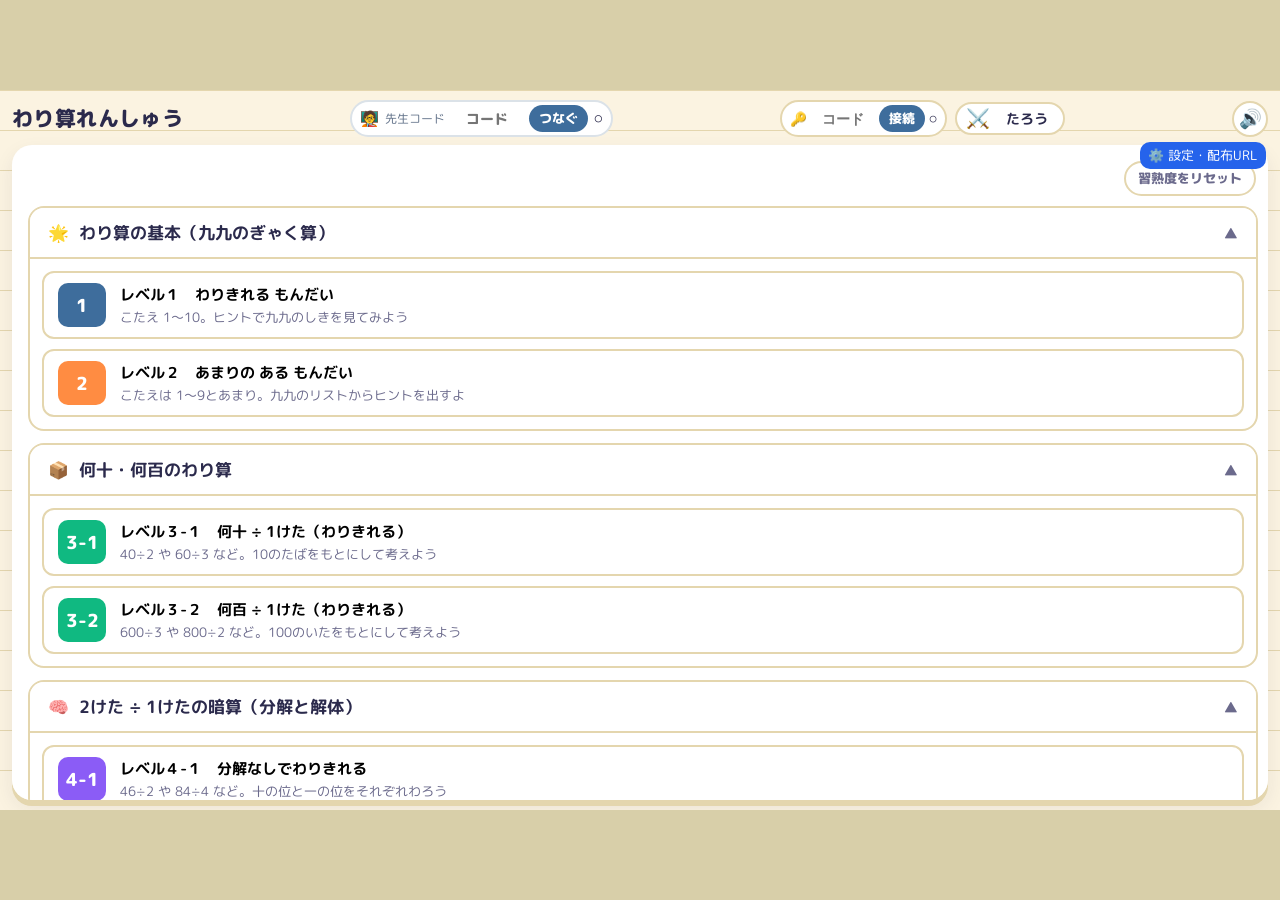
<file: warizan_renshu_hint.html>
<!DOCTYPE html>
<html lang="ja">
<head>
<meta charset="UTF-8">
<meta name="viewport" content="width=device-width, initial-scale=1.0, maximum-scale=1.0, user-scalable=no">
<title>わり算れんしゅう ヒントつき もんだいしゅう</title>
<!-- Firebase SDK is loaded lazily only when Raid Boss connection is requested. -->
<style>
  @import url('https://fonts.googleapis.com/css2?family=M+PLUS+Rounded+1c:wght@400;500;700;800&display=swap');

  :root{
    --paper:#FBF3E1;
    --paper-line:#E4D6AE;
    --ink:#2B2A4C;
    --ink-soft:#6b6a8c;
    --accent:#FF8C42;
    --accent-soft:#FFE7CC;
    --accent-deep:#E06B1F;
    --good:#2FAE8B;
    --good-soft:#DBF3EA;
    --bad:#E8505B;
    --bad-soft:#FDE3E1;
    --card:#FFFFFF;
    --blue:#3E6D9C;
    --blue-soft:#E4EEF8;
  }

  *{ box-sizing: border-box; }

  html, body{
    width:100%;
    height:100%;
    overflow:hidden;
  }

  body{
    margin:0;
    min-height:100vh;
    background: #d8cfa9;
    font-family:'M PLUS Rounded 1c', sans-serif;
    color: var(--ink);
  }

  /* ---------- fixed 16:9 stage ----------
     #app is always laid out at a fixed 1280x720 (16:9) logical size,
     so its internal layout never reflows. #stageOuter fills the real
     viewport and scales #app down/up (transform: scale) so the whole
     16:9 canvas fits, letterboxed, on any screen size. */
  #stageOuter{
    position: fixed;
    inset: 0;
    width: 100vw;
    height: 100vh;
    background: #d8cfa9;
    overflow: hidden;
  }

  #app{
    position: absolute;
    top: 50%;
    left: 50%;
    width: 1280px;
    height: 720px;
    margin-top: -360px;
    margin-left: -640px;
    transform: scale(1);
    transform-origin: center center;
    background: var(--paper);
    background-image:
      linear-gradient(var(--paper-line) 1px, transparent 1px);
    background-size: 100% 40px;
    padding: 10px 12px;
    box-sizing: border-box;
    overflow: hidden;
    display:flex;
    flex-direction:column;
  }

  header.top{
    display:flex;
    align-items:center;
    justify-content:space-between;
    margin-bottom:8px;
    flex:0 0 auto;
    gap:8px;
  }

  header.top h1{
    font-size: 1.3rem;
    font-weight:800;
    margin:0;
    letter-spacing: .02em;
  }

  #scoreBox{
    background: var(--card);
    border: 2px solid var(--paper-line);
    border-radius: 999px;
    padding: 6px 16px;
    font-weight:700;
    font-size:.95rem;
    color: var(--ink-soft);
    display:none;
    align-items:center;
    gap:6px;
  }
  #scoreBox.show{ display:flex; }
  #scoreBox b{ color: var(--good); font-size:1.05rem; }

  .sound-btn{
    background: var(--card);
    border: 2px solid var(--paper-line);
    border-radius: 999px;
    width: 36px;
    height: 36px;
    display: flex;
    align-items: center;
    justify-content: center;
    font-size: 1.15rem;
    cursor: pointer;
    transition: transform .1s, border-color .15s;
    user-select: none;
    flex-shrink: 0;
  }
  .sound-btn:hover{
    transform: scale(1.08);
    border-color: var(--accent);
  }
  .sound-btn.sound-off{
    filter: grayscale(1) opacity(0.45);
  }

  /* ---------- raid boss controls ---------- */
  .raid-bar{
    display:flex;
    align-items:center;
    gap:8px;
    flex-wrap:wrap;
    position:relative;
  }
  .raid-code-box{
    display:flex;
    align-items:center;
    gap:4px;
    background: #fff;
    border: 2px solid var(--paper-line);
    border-radius: 999px;
    padding: 3px 8px;
  }
  .raid-code-box input{
    width: 64px;
    border: none;
    outline: none;
    background: transparent;
    font-family: monospace, inherit;
    font-weight: 800;
    font-size: .9rem;
    text-align: center;
    color: var(--blue);
  }
  .raid-btn{
    background: var(--blue);
    color: #fff;
    border: none;
    border-radius: 999px;
    padding: 4px 10px;
    font-size: .8rem;
    font-weight: 800;
    font-family: inherit;
    cursor: pointer;
    transition: opacity .15s;
  }
  .raid-btn:hover{ opacity: .9; }
  .conn-status{
    font-size: .85rem;
    cursor: default;
  }
  .boss-mini-status{
    display: none;
    align-items: center;
    gap: 4px;
    background: #fff8e6;
    border: 2px solid #ffd166;
    border-radius: 999px;
    padding: 3px 12px;
    font-size: .85rem;
    font-weight: 800;
    color: #b45309;
    box-shadow: 0 2px 6px rgba(180,83,9,.1);
    animation: fadeInAnim .3s ease;
  }
  .boss-mini-status.show{ display: flex; }
  .streak-badge{
    display: none;
    align-items: center;
    gap: 4px;
    background: #fff1f2;
    border: 2px solid #fda4af;
    border-radius: 999px;
    padding: 3px 10px;
    font-size: .85rem;
    font-weight: 800;
    color: #e11d48;
  }
  .streak-badge.show{ display: flex; }
  .user-profile-box{
    display: flex;
    align-items: center;
    gap: 4px;
    background: #fff;
    border: 2px solid var(--paper-line);
    border-radius: 999px;
    padding: 2px 6px;
    position: relative;
  }
  .avatar-select-btn{
    background: none;
    border: none;
    font-size: 1.2rem;
    cursor: pointer;
    padding: 1px 3px;
    border-radius: 8px;
    transition: transform .1s;
  }
  .avatar-select-btn:hover{ transform: scale(1.15); }
  .avatar-picker-popover{
    position: absolute;
    top: 38px;
    left: 0;
    background: #fff;
    border: 2px solid var(--paper-line);
    border-radius: 12px;
    padding: 6px 8px;
    display: none;
    gap: 6px;
    z-index: 1000;
    box-shadow: 0 6px 20px rgba(0,0,0,0.15);
  }
  .avatar-picker-popover.show{ display: flex; }
  .avatar-option{
    font-size: 1.4rem;
    cursor: pointer;
    padding: 3px;
    border-radius: 6px;
    transition: background .15s;
  }
  .avatar-option:hover{ background: var(--accent-soft); }
  .name-input-box input{
    width: 60px;
    border: none;
    outline: none;
    background: transparent;
    font-family: inherit;
    font-weight: 700;
    font-size: .85rem;
    text-align: center;
    color: var(--ink);
  }
  .raid-msg{
    position: absolute;
    top: calc(100% + 4px);
    left: 0;
    font-size: .8rem;
    font-weight: 800;
    padding: 5px 12px;
    border-radius: 999px;
    background: #fff;
    box-shadow: 0 4px 16px rgba(0,0,0,0.14);
    border: 2px solid var(--paper-line);
    white-space: nowrap;
    z-index: 1000;
    display: none;
    animation: fadeInAnim .2s ease;
  }
  .raid-msg.show{ display: block; }
  .raid-msg.error{ color: var(--bad); border-color: var(--bad); background: var(--bad-soft); }
  .raid-msg.good{ color: var(--good); border-color: var(--good); background: var(--good-soft); }
  .raid-msg.warn{ color: var(--accent-deep); border-color: var(--accent); background: var(--accent-soft); }

  .card{
    background: var(--card);
    border-radius: 20px;
    box-shadow: 0 6px 0 var(--paper-line), 0 8px 20px rgba(43,42,76,.08);
    padding: 16px;
  }

  /* ---------- level select accordion ---------- */
  #levelSelect {
    flex: 1 1 auto;
    min-height: 0;
    overflow-y: auto;
    -webkit-overflow-scrolling: touch;
    padding-right: 10px;
  }
  #levelSelect::-webkit-scrollbar {
    width: 8px;
  }
  #levelSelect::-webkit-scrollbar-track {
    background: rgba(0, 0, 0, 0.04);
    border-radius: 999px;
  }
  #levelSelect::-webkit-scrollbar-thumb {
    background: var(--paper-line);
    border-radius: 999px;
  }
  #levelSelect::-webkit-scrollbar-thumb:hover {
    background: var(--ink-soft);
  }

  .mastery-tools{
    display:flex; align-items:center; justify-content:flex-end; gap:8px;
    margin:0 2px 10px;
  }
  .mastery-tools button{
    border:2px solid var(--paper-line); background:#fff; color:var(--ink-soft);
    border-radius:999px; padding:6px 12px; font-family:inherit; font-weight:800;
    cursor:pointer; font-size:.8rem;
  }
  .mastery-tools button:hover{ background:var(--paper-line); }

  .level-category {
    margin-bottom: 12px;
    border: 2px solid var(--paper-line);
    border-radius: 16px;
    overflow: hidden;
    background: #fff;
  }
  .category-header {
    width: 100%;
    display: flex;
    align-items: center;
    justify-content: space-between;
    padding: 12px 18px;
    background: var(--card);
    border: none;
    cursor: pointer;
    font-family: inherit;
    text-align: left;
    transition: background .15s;
  }
  .category-header:hover {
    background: var(--paper-line);
  }
  .category-title {
    display: flex;
    align-items: center;
    gap: 10px;
    font-size: 1.05rem;
    font-weight: 800;
    color: var(--ink);
  }
  .category-arrow {
    font-size: 0.85rem;
    color: var(--ink-soft);
    transition: transform .2s ease;
  }
  .level-category.open .category-arrow {
    transform: rotate(180deg);
  }
  .category-content {
    display: none;
    padding: 12px;
    gap: 10px;
    flex-direction: column;
    border-top: 2px solid var(--paper-line);
  }
  .level-category.open .category-content {
    display: flex;
  }

  #levelSelect .level-btn{
    display:flex;
    align-items:center;
    gap:14px;
    width:100%;
    text-align:left;
    border: 2px solid var(--paper-line);
    background: #fff;
    border-radius: 12px;
    padding: 10px 14px;
    cursor:pointer;
    font-family: inherit;
    transition: transform .12s ease, border-color .12s ease, box-shadow .12s ease;
  }
  #levelSelect .level-btn:hover{
    border-color: var(--accent);
    transform: translateY(-2px);
    box-shadow: 0 4px 12px rgba(255, 140, 66, 0.15);
  }
  #levelSelect .level-btn:active{ transform: translateY(0); }
  #levelSelect .badge{
    flex: 0 0 auto;
    min-width: 48px;
    height: 44px;
    padding: 0 6px;
    border-radius: 10px;
    display:flex; align-items:center; justify-content:center;
    font-size:1.15rem; font-weight:800; color:#fff;
  }
  #levelSelect .lv1 .badge{ background: var(--blue); }
  #levelSelect .lv2 .badge{ background: var(--accent); }
  #levelSelect .lv3 .badge{ background: #10b981; }
  #levelSelect .lv4 .badge{ background: #8b5cf6; }
  #levelSelect .lv5 .badge{ background: #f97316; }
  #levelSelect .lv6 .badge{ background: #ec4899; }
  #levelSelect .lv7 .badge{ background: #6366f1; }
  #levelSelect .lv8 .badge{ background: #0891b2; }
  #levelSelect .txt strong{ display:block; font-size:.96rem; margin-bottom:2px; }
  #levelSelect .txt span{ color: var(--ink-soft); font-size:.82rem; }

  /* ---------- problem screen ---------- */
  #problemScreen{ display:none; flex:1 1 auto; min-height:0; }
  #problemScreen.show{ display:flex; flex-direction:column; min-height:0; }

  #problemScreen .card{
    flex:1 1 auto;
    min-height:0;
    display:grid;
    grid-template-columns:minmax(0, 1fr) 300px;
    gap:16px;
    align-items:stretch;
  }

  .problem-left{
    min-width:0;
    min-height:0;
    display:flex;
    flex-direction:column;
    justify-content:flex-start;
  }

  .input-panel{
    min-width:0;
    min-height:0;
    display:flex;
    flex-direction:column;
    align-items:center;
    justify-content:center;
    gap:10px;
    border-left:2px dashed var(--paper-line);
    padding-left:14px;
  }

  .input-panel #hintControls{ margin-top:auto; }

  #backToLevels{
    background:none; border:none; color: var(--ink-soft);
    font-family:inherit; font-size:.85rem; cursor:pointer;
    padding:2px 0; margin-bottom:5px; display:inline-flex; align-items:center; gap:4px;
    flex:0 0 auto;
  }
  #backToLevels:hover{ color: var(--ink); }

  #stageSvgWrap{
    width:100%;
    flex:1 1 auto;
    min-height:0;
    overflow: hidden;
    border-radius: 14px;
    background: linear-gradient(180deg, #fff, #fffdf7);
    border: 2px dashed var(--paper-line);
    margin-bottom: 6px;
    display:flex;
    align-items:center;
    justify-content:center;
  }
  #stageSvg{ display:block; width:100%; height:100%; }

  /* ---------- hissan digital notebook area ---------- */
  #hissanStageWrap {
    width: 100%;
    flex: 1 1 auto;
    min-height: 0;
    overflow-y: auto;
    -webkit-overflow-scrolling: touch;
    display: none;
    flex-direction: column;
    align-items: center;
    gap: 10px;
    padding: 4px 6px;
  }
  #hissanStageWrap::-webkit-scrollbar {
    width: 6px;
  }
  #hissanStageWrap::-webkit-scrollbar-thumb {
    background: var(--paper-line);
    border-radius: 999px;
  }

  /* ---------- 筆算(左) / 図解(右) の2分割レイアウト ---------- */
  .hissan-main-row {
    width: 100%;
    display: flex;
    flex-wrap: wrap;
    align-items: flex-start;
    justify-content: center;
    gap: 10px;
  }
  .hissan-main-row .notebook-wrapper {
    flex: 0 1 auto;
    max-width: 240px;
  }
  .hissan-illustration-panel {
    flex: 2 1 320px;
    min-width: 260px;
    max-width: 460px;
    min-height: 220px;
    box-sizing: border-box;
    border-radius: 14px;
    background: linear-gradient(180deg, #fff, #fffdf7);
    border: 2px dashed var(--paper-line);
    display: flex;
    align-items: center;
    justify-content: center;
    padding: 4px;
  }
  .hissan-illustration-panel svg {
    display: block;
    width: 100%;
    height: 100%;
  }
  /* NOTE: #app is now a fixed 1280x720 (16:9) canvas that is scaled as a
     whole to fit the real viewport (see #stageOuter / fitStage()) instead
     of reflowing internally, so the old max-width:640px reflow rule that
     used to target narrow phone viewports has been removed. */

  /* ステップ循環カード */
  .step-panel {
    width: 100%;
    max-width: 480px;
    background: rgba(255, 255, 255, 0.88);
    border: 2px solid rgba(148, 163, 184, 0.35);
    border-radius: 16px;
    padding: 10px 14px 12px;
    box-shadow: 0 6px 18px rgba(43, 42, 76, 0.05);
    box-sizing: border-box;
    transition: background-color 0.25s ease;
  }
  .step-status {
    display: flex;
    align-items: center;
    justify-content: center;
    margin-bottom: 6px;
  }
  .step-status-badge {
    display: inline-flex;
    align-items: center;
    gap: 6px;
    padding: 4px 12px;
    border-radius: 999px;
    background: rgba(255,255,255,0.95);
    border: 1px solid rgba(148,163,184,0.4);
    font-size: 13px;
    font-weight: 800;
    color: #334155;
  }
  .step-cycle {
    position: relative;
    width: 100%;
    max-width: 420px;
    height: 155px;
    margin: 0 auto;
  }
  .step-node {
    position: absolute;
    width: 96px;
    height: 38px;
    border-radius: 12px;
    border: 2px solid #94a3b8;
    background: rgba(255, 255, 255, 0.96);
    color: #0f172a;
    font-weight: 900;
    font-size: 14px;
    display: flex;
    align-items: center;
    justify-content: center;
    box-shadow: 0 3px 8px rgba(15, 23, 42, 0.06);
    transform: translate(var(--tx, 0), var(--ty, 0)) scale(1);
    transform-origin: center;
    transition: transform 0.2s ease, box-shadow 0.2s ease, background-color 0.2s ease, border-color 0.2s ease, color 0.2s ease;
    user-select: none;
  }
  .step-node.active {
    animation: step-node-pulse 1.1s ease-in-out infinite;
    z-index: 2;
  }
  @keyframes step-node-pulse {
    0% { transform: translate(var(--tx, 0), var(--ty, 0)) scale(1); }
    50% { transform: translate(var(--tx, 0), var(--ty, 0)) scale(1.10); }
    100% { transform: translate(var(--tx, 0), var(--ty, 0)) scale(1); }
  }
  .step-node.tateru { top: 0; left: 50%; --tx: -50%; }
  .step-node.kakeru { top: 58px; right: 0; }
  .step-node.hiku { bottom: 0; left: 50%; --tx: -50%; }
  .step-node.orosu { top: 58px; left: 0; }

  .step-arrow {
    position: absolute;
    font-size: 22px;
    line-height: 1;
    color: #64748b;
    opacity: 0.9;
    pointer-events: none;
  }
  .step-arrow.a1 { top: 24px; right: 98px; transform: rotate(38deg); }
  .step-arrow.a2 { top: 96px; right: 98px; transform: rotate(142deg); }
  .step-arrow.a3 { bottom: 24px; left: 98px; transform: rotate(218deg); }
  .step-arrow.a4 { top: 24px; left: 98px; transform: rotate(-38deg); }

  .step-panel.phase-tateru { background: rgba(219, 234, 254, 0.85); }
  .step-panel.phase-kakeru { background: rgba(220, 252, 231, 0.85); }
  .step-panel.phase-hiku { background: rgba(254, 226, 226, 0.85); }
  .step-panel.phase-orosu { background: rgba(255, 237, 213, 0.85); }
  .step-panel.phase-neutral { background: rgba(255, 255, 255, 0.92); }

  .step-panel.phase-tateru .step-node.tateru,
  .step-panel.phase-kakeru .step-node.kakeru,
  .step-panel.phase-hiku .step-node.hiku,
  .step-panel.phase-orosu .step-node.orosu {
    border-color: var(--phase-accent, #3b82f6);
    background: var(--phase-soft, rgba(255,255,255,0.96));
    color: #0f172a;
    box-shadow: 0 0 0 3px rgba(255, 255, 255, 0.45), 0 6px 14px rgba(15, 23, 42, 0.12);
  }
  .step-panel.phase-tateru .step-node.tateru.active,
  .step-panel.phase-kakeru .step-node.kakeru.active,
  .step-panel.phase-hiku .step-node.hiku.active,
  .step-panel.phase-orosu .step-node.orosu.active {
    box-shadow: 0 0 0 3px rgba(255,255,255,0.5), 0 0 0 6px rgba(255,255,255,0.3), 0 10px 20px rgba(15,23,42,0.16);
  }

  /* 筆算ノート */
  .notebook-wrapper {
    background: #fff;
    border: 2px solid #b8c6d2;
    border-radius: 14px;
    padding: 18px 24px;
    position: relative;
    box-shadow: 0 6px 20px rgba(43,42,76,0.06);
    box-sizing: border-box;
    display: inline-block;
  }
  #hissan-hint-svg {
    position: absolute;
    top: 0;
    left: 0;
    width: 100%;
    height: 100%;
    pointer-events: none;
    z-index: 6;
  }
  .division-grid {
    display: grid;
    position: relative;
  }
  .grid-cell {
    width: var(--cell-size, 42px);
    height: var(--cell-size, 42px);
    box-sizing: border-box;
    position: relative;
    z-index: 2;
    border-right: 1px dashed #e2e8f0;
    border-bottom: 1px dashed #e2e8f0;
    transition: all 0.2s ease;
  }
  .cell-container {
    position: relative;
    width: 100%;
    height: 100%;
    display: flex;
    align-items: center;
    justify-content: center;
  }
  .main-num {
    font-size: calc(var(--cell-size, 42px) * 0.6);
    font-weight: 800;
    color: #334155;
    line-height: var(--cell-size, 42px);
  }
  @keyframes digit-drop {
    0% {
      transform: translateY(var(--drop-start-y));
      color: #cbd5e1;
      opacity: 0.4;
    }
    40% {
      color: #cbd5e1;
      opacity: 0.7;
    }
    100% {
      transform: translateY(0);
      opacity: 1;
    }
  }
  .digit-dropping {
    animation: digit-drop 0.65s cubic-bezier(0.16, 1, 0.3, 1) forwards;
  }
  .top-num {
    position: absolute;
    top: -4px;
    font-size: calc(var(--cell-size, 42px) * 0.333);
    font-weight: bold;
    z-index: 5;
  }
  .slash-line {
    position: absolute;
    top: 50%;
    left: 50%;
    width: 130%;
    height: 3px;
    background: #ef4444;
    transform: translate(-50%, -50%) rotate(45deg);
    transform-origin: center;
    display: none;
    z-index: 4;
    pointer-events: none;
  }
  .red-border {
    box-shadow: inset 0 0 0 3px #ef4444 !important;
    border-radius: 4px;
  }
  .border-top-solid { border-top: 3px solid #1e293b !important; }
  .border-bottom-solid { border-bottom: 3px solid #1e293b !important; }
  .hissan-input-cell {
    cursor: pointer;
    box-shadow: inset 0 0 0 2px rgba(62, 109, 156, 0.35);
    border-radius: 4px;
  }
  .gray-guide { color: #cbd5e1; font-size: calc(var(--cell-size, 42px) * 0.48); }
  .added-zero { color: #0284c7; }

  /* マスハイライト */
  .active-target {
    background-color: rgba(255, 152, 0, 0.2) !important;
    box-shadow: inset 0 0 0 3px #ff9800, 0 3px 10px rgba(255, 152, 0, 0.35) !important;
    border-radius: 6px;
    z-index: 10 !important;
    animation: rich-pulse-animation 1.2s infinite ease-in-out;
  }
  @keyframes rich-pulse-animation {
    0%, 100% { transform: scale(1); box-shadow: inset 0 0 0 3px #ff9800, 0 3px 8px rgba(255, 152, 0, 0.25); background-color: rgba(255, 152, 0, 0.15) !important; }
    50% { transform: scale(1.06); box-shadow: inset 0 0 0 3.5px #f97316, 0 6px 16px rgba(249, 115, 22, 0.45); background-color: rgba(255, 152, 0, 0.32) !important; }
  }

  .current-input-cell {
    box-shadow: inset 0 0 0 4px #f97316, 0 0 0 4px rgba(249,115,22,.18), 0 6px 16px rgba(249,115,22,.35) !important;
    transform: scale(1.08);
    z-index: 20 !important;
  }
  .hl-ref-blue   .main-num { color: #1d4ed8; font-weight: 900; }
  .hl-ref-green  .main-num { color: #15803d; font-weight: 900; }
  .hl-ref-red    .main-num { color: #b91c1c; font-weight: 900; }
  .hl-ref-orange .main-num { color: #c2410c; font-weight: 900; }

  .hl-new-blue, .hl-new-green, .hl-new-red, .hl-new-orange {
    border-radius: 6px;
    z-index: 10 !important;
  }
  .hl-new-blue   .main-num { color: #1d4ed8; font-weight: 900; }
  .hl-new-green  .main-num { color: #15803d; font-weight: 900; }
  .hl-new-red    .main-num { color: #b91c1c; font-weight: 900; }
  .hl-new-orange .main-num { color: #c2410c; font-weight: 900; }

  .hl-new-blue {
    background-color: rgba(37, 99, 235, 0.12) !important;
    box-shadow: inset 0 0 0 3px #2563eb, 0 3px 10px rgba(37, 99, 235, 0.35) !important;
    animation: hl-pulse-blue 1.2s infinite ease-in-out;
  }
  .hl-new-green {
    background-color: rgba(22, 163, 74, 0.12) !important;
    box-shadow: inset 0 0 0 3px #16a34a, 0 3px 10px rgba(22, 163, 74, 0.35) !important;
    animation: hl-pulse-green 1.2s infinite ease-in-out;
  }
  .hl-new-red {
    background-color: rgba(220, 38, 38, 0.12) !important;
    box-shadow: inset 0 0 0 3px #dc2626, 0 3px 10px rgba(220, 38, 38, 0.35) !important;
    animation: hl-pulse-red 1.2s infinite ease-in-out;
  }
  .hl-new-orange {
    background-color: rgba(234, 88, 12, 0.12) !important;
    box-shadow: inset 0 0 0 3px #ea580c, 0 3px 10px rgba(234, 88, 12, 0.35) !important;
    animation: hl-pulse-orange 1.2s infinite ease-in-out;
  }

  @keyframes hl-pulse-blue {
    0%, 100% { transform: scale(1); box-shadow: inset 0 0 0 3px #2563eb, 0 3px 8px rgba(37, 99, 235, 0.25); background-color: rgba(37, 99, 235, 0.10) !important; }
    50% { transform: scale(1.06); box-shadow: inset 0 0 0 3.5px #1d4ed8, 0 6px 16px rgba(37, 99, 235, 0.45); background-color: rgba(37, 99, 235, 0.22) !important; }
  }
  @keyframes hl-pulse-green {
    0%, 100% { transform: scale(1); box-shadow: inset 0 0 0 3px #16a34a, 0 3px 8px rgba(22, 163, 74, 0.25); background-color: rgba(22, 163, 74, 0.10) !important; }
    50% { transform: scale(1.06); box-shadow: inset 0 0 0 3.5px #15803d, 0 6px 16px rgba(22, 163, 74, 0.45); background-color: rgba(22, 163, 74, 0.22) !important; }
  }
  @keyframes hl-pulse-red {
    0%, 100% { transform: scale(1); box-shadow: inset 0 0 0 3px #dc2626, 0 3px 8px rgba(220, 38, 38, 0.25); background-color: rgba(220, 38, 38, 0.10) !important; }
    50% { transform: scale(1.06); box-shadow: inset 0 0 0 3.5px #b91c1c, 0 6px 16px rgba(220, 38, 38, 0.45); background-color: rgba(220, 38, 38, 0.22) !important; }
  }
  @keyframes hl-pulse-orange {
    0%, 100% { transform: scale(1); box-shadow: inset 0 0 0 3px #ea580c, 0 3px 8px rgba(234, 88, 12, 0.25); background-color: rgba(234, 88, 12, 0.10) !important; }
    50% { transform: scale(1.06); box-shadow: inset 0 0 0 3.5px #c2410c, 0 6px 16px rgba(234, 88, 12, 0.45); background-color: rgba(234, 88, 12, 0.22) !important; }
  }

  .fusen-mask {
    position: absolute;
    background-color: rgba(253, 224, 71, 0.45);
    border-left: 3px dashed #eab308;
    z-index: 8;
    pointer-events: none;
    display: none;
    transition: all 0.3s ease;
  }

  .narration-card {
    width: 100%;
    max-width: 480px;
    background-color: #f0fdf4;
    border-left: 5px solid #22c55e;
    padding: 10px 14px;
    border-radius: 10px;
    font-size: 14px;
    font-weight: 700;
    color: #166534;
    min-height: 48px;
    line-height: 1.6;
    box-sizing: border-box;
    box-shadow: 0 2px 8px rgba(34, 197, 94, 0.08);
  }

  .brain-card {
    width: 100%;
    max-width: 480px;
    background-color: #fff;
    border: 2px dashed #94a3b8;
    padding: 10px 14px;
    border-radius: 10px;
    box-sizing: border-box;
  }

  #hintCaption{
    min-height: 28px;
    text-align:center;
    color: var(--ink-soft);
    font-weight:700;
    font-size:.9rem;
    margin-bottom:0;
    flex:0 0 auto;
  }

  .slot-blue{ fill: var(--blue); }
  .slot-orange{ fill: var(--accent-deep); }
  .slot-wait{ fill: #b9b6d6; }

  /* ---------- keypad / answer ---------- */
  #answerArea{
    display:flex;
    flex-direction:column;
    align-items:center;
    gap:10px;
    width:100%;
    margin-bottom:0;
  }

  .answer-display{
    display:flex;
    align-items:center;
    justify-content:center;
    gap:10px;
    font-size:1.1rem;
    font-weight:700;
    color: var(--ink-soft);
  }
  .answer-display .chip{
    min-width:52px;
    padding:6px 10px;
    text-align:center;
    background: var(--blue-soft);
    color: var(--blue);
    border-radius:10px;
    font-size:1.3rem;
    font-weight:800;
    cursor: pointer;
    user-select: none;
    transition: transform .1s, outline .1s, background .1s;
  }
  .answer-display .chip:hover{
    transform: scale(1.06);
  }
  .answer-display .chip.active{
    outline:3px solid var(--accent);
    background: #fff;
    box-shadow: 0 2px 8px rgba(255, 140, 66, 0.25);
  }
  .answer-display .chip.wrong{
    outline:3px solid var(--bad) !important;
    background: var(--bad-soft) !important;
    color: var(--bad) !important;
  }
  .answer-display .label-clickable{
    cursor: pointer;
    user-select: none;
    transition: color .15s;
  }
  .answer-display .label-clickable:hover{
    color: var(--accent-deep);
  }
  .answer-display .label-clickable.active{
    color: var(--accent-deep);
    font-weight: 800;
  }

  #keypad{
    display:grid;
    grid-template-columns: repeat(3, minmax(52px, 72px));
    gap:7px;
    justify-content:center;
    width:100%;
    max-width:250px;
  }
  #keypad button{
    width:100%; height:44px;
    border-radius:12px;
    border:2px solid var(--paper-line);
    background:#fff;
    font-family:inherit;
    font-size:1.15rem;
    font-weight:700;
    color: var(--ink);
    cursor:pointer;
  }
  #keypad button:active{ background: var(--accent-soft); border-color: var(--accent); }
  #keypad button.wide{ grid-column: span 3; width:auto; }
  #keypad button.clear{ color: var(--bad); }

  #submitBtn{
    display: none !important;
  }

  /* ---------- hint controls ---------- */
  #hintControls{
    display:flex;
    align-items:center;
    justify-content:center;
    gap:12px;
    margin-bottom: 0;
    flex:0 0 auto;
  }
  #hintControls button{
    border-radius: 999px;
    border: 2px solid var(--accent);
    background: var(--accent-soft);
    color: var(--accent-deep);
    font-family: inherit;
    font-weight:800;
    font-size:.95rem;
    padding: 9px 18px;
    cursor:pointer;
  }
  #hintControls button:disabled{
    opacity:.35;
    cursor:not-allowed;
  }
  #hintBackBtn, #hissanPrevBtn{ background:#fff; color: var(--ink-soft); border-color: var(--paper-line); }
  #hissanPrevBtn{ display:none; }
  #hissanSkipHintBtn{ display:none; background:#fff; color:#166534; border-color:#86efac; }
  #hissanSkipHintBtn.on{ background:#dcfce7; color:#166534; border-color:#22c55e; box-shadow:0 0 0 2px rgba(34,197,94,.10) inset; }

  #hintDots{ display:flex; gap:4px; flex-wrap:wrap; justify-content:center; max-width:140px; }
  #hintDots span{
    width:7px; height:7px; border-radius:50%;
    background: var(--paper-line);
    display:inline-block;
  }
  #hintDots span.on{ background: var(--accent); }

  /* ---------- feedback ---------- */
  #feedback{
    text-align:center;
    min-height: 28px;
    font-weight:800;
    font-size:1.15rem;
    margin-bottom:10px;
  }
  #feedback.good{ color: var(--good); }
  #feedback.bad{ color: var(--bad); }

  #nextProblemBtn{
    display:none;
    width: 100%;
    max-width: 250px;
    margin: 8px auto 0;
    padding: 11px 20px;
    border-radius: 12px;
    border:none;
    background: var(--good);
    color:#fff;
    font-family:inherit;
    font-weight:800;
    font-size:1.1rem;
    cursor:pointer;
    box-shadow: 0 4px 0 #1f8e70;
    animation: popAnim .3s ease;
  }
  #nextProblemBtn.show{ display:block; }
  #nextProblemBtn:active{ transform: translateY(2px); box-shadow: 0 2px 0 #1f8e70; }

  .shake{ animation: shakeAnim .4s; }
  @keyframes shakeAnim{
    0%,100%{ transform: translateX(0); }
    20%{ transform: translateX(-8px); }
    40%{ transform: translateX(8px); }
    60%{ transform: translateX(-6px); }
    80%{ transform: translateX(6px); }
  }

  .fade-in{ animation: fadeInAnim .35s ease both; }
  @keyframes fadeInAnim{
    from{ opacity:0; transform: translateY(4px); }
    to{ opacity:1; transform: translateY(0); }
  }
  .pop{ animation: popAnim .4s ease both; }
  @keyframes popAnim{
    0%{ transform: scale(1); }
    45%{ transform: scale(1.35); }
    100%{ transform: scale(1); }
  }

  .wrong-row .strike-line{
    stroke:#E8505B;
    stroke-width:5;
    stroke-linecap:round;
    stroke-dasharray:340;
    stroke-dashoffset:340;
    opacity:0;
  }
  .wrong-row.strike .strike-line{
    opacity:1;
    animation: strikeAnim .42s ease forwards;
  }
  .wrong-row.gray{
    opacity:.38;
    transition:opacity .25s ease;
  }
  .wrong-row.shatter{
    animation: shatterAnim .48s cubic-bezier(.55,.05,.68,.53) forwards;
    transform-box:fill-box;
    transform-origin:center;
  }
  .correct-row{
    transition: transform .45s ease;
    transform-box:fill-box;
    transform-origin:center;
  }
  @keyframes strikeAnim{
    from{ stroke-dashoffset:340; }
    to{ stroke-dashoffset:0; }
  }
  @keyframes shatterAnim{
    0%{ opacity:.38; transform:scale(1); filter:blur(0); }
    55%{ opacity:.24; transform:scale(1.08) rotate(1deg); filter:blur(.2px); }
    100%{ opacity:0; transform:scale(.72) rotate(-4deg) translateY(5px); filter:blur(2px); }
  }

  /* Level 4 Bundle Burst & Unbundle Animation */
  @keyframes tenRemPulse {
    0%, 100% { transform: scale(1); filter: drop-shadow(0 0 3px rgba(249, 115, 22, 0.4)); }
    50% { transform: scale(1.08); filter: drop-shadow(0 0 10px rgba(249, 115, 22, 0.85)); }
  }
  .ten-rem-pulse {
    animation: tenRemPulse 1.2s infinite ease-in-out;
    transform-box: fill-box;
    transform-origin: center;
  }

  @keyframes tenMultiplyPulse {
    0%, 100% { transform: scale(1); filter: drop-shadow(0 0 3px rgba(22, 163, 74, 0.4)); }
    50% { transform: scale(1.08); filter: drop-shadow(0 0 10px rgba(22, 163, 74, 0.85)); }
  }
  .ten-multiply-pulse {
    animation: tenMultiplyPulse 1.2s infinite ease-in-out;
    transform-box: fill-box;
    transform-origin: center;
  }

  @keyframes burstPop {
    0% { transform: scale(1); opacity: 1; }
    40% { transform: scale(1.4); opacity: 1; filter: drop-shadow(0 0 14px #fbbf24); }
    70% { transform: scale(1.6) rotate(6deg); opacity: 0.8; }
    100% { transform: scale(0); opacity: 0; }
  }
  .bundle-burst {
    animation: burstPop 0.55s cubic-bezier(0.175, 0.885, 0.32, 1.275) forwards;
    transform-box: fill-box;
    transform-origin: center;
  }

  @keyframes sparkFly {
    0% { transform: translate(0, 0) scale(0.3); opacity: 0; }
    40% { opacity: 1; transform: scale(1.2); }
    100% { transform: var(--spark-trans, translate(15px, -15px) scale(0)); opacity: 0; }
  }
  .sparkle-particle {
    animation: sparkFly 0.65s cubic-bezier(0.25, 0.46, 0.45, 0.94) forwards;
    transform-box: fill-box;
    transform-origin: center;
  }

  @keyframes blockDropIn {
    0% { transform: scale(0.2); opacity: 0; }
    65% { transform: scale(1.2); opacity: 1; }
    100% { transform: scale(1); opacity: 1; }
  }
  .block-drop-in {
    animation: blockDropIn 0.35s cubic-bezier(0.34, 1.56, 0.64, 1) both;
    transform-box: fill-box;
    transform-origin: center;
  }

  @keyframes highlightBoxGlow {
    0%, 100% { stroke: #f97316; stroke-width: 2.5; }
    50% { stroke: #ea580c; stroke-width: 4; filter: drop-shadow(0 0 8px rgba(249,115,22,0.6)); }
  }
  .highlight-dish {
    animation: highlightBoxGlow 1.5s infinite ease-in-out;
  }

  @keyframes boxPopIn {
    0% { transform: scale(0.92); opacity: 0; }
    100% { transform: scale(1); opacity: 1; }
  }
  .group-box-blue {
    fill: rgba(239, 246, 255, 0.82);
    stroke: #3b82f6;
    stroke-width: 2.5;
    stroke-dasharray: 6 4;
    animation: boxPopIn 0.25s cubic-bezier(0.34, 1.56, 0.64, 1) both;
  }
  .group-box-purple {
    fill: rgba(250, 245, 255, 0.85);
    stroke: #a855f7;
    stroke-width: 2.5;
    stroke-dasharray: 6 4;
    animation: boxPopIn 0.3s cubic-bezier(0.34, 1.56, 0.64, 1) both;
  }
  .group-box-orange {
    fill: rgba(255, 247, 237, 0.85);
    stroke: #ea580c;
    stroke-width: 2.5;
    stroke-dasharray: 6 4;
    animation: boxPopIn 0.25s cubic-bezier(0.34, 1.56, 0.64, 1) both;
  }
  .ghost-box {
    fill: none;
    stroke: #cbd5e1;
    stroke-width: 1.5;
    stroke-dasharray: 4 4;
    opacity: 0.7;
  }
  .ghost-box-green {
    fill: none;
    stroke: #16a34a;
    stroke-width: 2;
    stroke-dasharray: 4 4;
    opacity: 0.9;
  }
  .multiply-source-box {
    fill: rgba(220, 252, 231, 0.32);
    stroke: #16a34a;
    stroke-width: 2.5;
    stroke-dasharray: 6 4;
    animation: boxPopIn 0.25s cubic-bezier(0.34, 1.56, 0.64, 1) both;
  }
  .group-ghost-box {
    fill: none;
    stroke: #93c5fd;
    stroke-width: 1.5;
    stroke-dasharray: 6 4;
    opacity: 0.65;
  }
  .remainder-stay-box {
    fill: rgba(255, 241, 242, 0.35);
    stroke: #fda4af;
    stroke-width: 1.5;
    stroke-dasharray: 5 4;
    opacity: 0.85;
  }
  .subtract-source-box {
    fill: rgba(254, 226, 226, 0.32);
    stroke: #dc2626;
    stroke-width: 2.5;
    stroke-dasharray: 6 4;
    animation: boxPopIn 0.25s cubic-bezier(0.34, 1.56, 0.64, 1) both;
  }
  .bundle-unit, .block-unit {
    transform-box: fill-box;
  }

  /* NOTE: the old max-width:820px / max-height:720px reflow rules were
     removed for the same reason — #app's own logical size is now always
     1280x720, so those breakpoints never need to change its layout;
     small real screens are handled by scaling the whole canvas instead. */

  @media (prefers-reduced-motion: reduce){
    .shake, .fade-in, .pop, .wrong-row.strike .strike-line, .wrong-row.shatter{ animation: none !important; }
  }

  #keypad[hidden], #divisionHandwriting[hidden] { display:none; }
  .division-mode { font-size:.9rem; font-weight:700; display:flex; align-items:center; gap:8px; }
  .division-mode select { font:inherit; padding:5px 8px; border:2px solid var(--paper-line); border-radius:10px; background:white; }
  #divisionHandwriting { width:100%; max-width:300px; text-align:center; }
  .input-panel #hintControls { flex-wrap:wrap; gap:6px; width:100%; }
  .input-panel #hintControls button { flex:0 0 auto; white-space:nowrap; font-size:.8rem; padding:7px 10px; }
  .input-panel .answer-display { font-size:.9rem; text-align:center; }
  #divisionShareSettings { position:absolute; right:14px; top:52px; }
  #divisionShareSettings .lesson-share-launcher { margin:0; padding:4px 8px; font-size:.8rem; }
  .division-hand-cell { position:relative; animation:none !important; transform:none !important; }
  .division-hand-cell .main-num { visibility:hidden; }
  .division-cell-canvas { position:absolute; inset:3px; width:calc(100% - 6px); height:calc(100% - 6px); touch-action:none; border:2px solid var(--accent-deep); border-radius:3px; cursor:crosshair; z-index:6; }
  .division-cell-expand { position:absolute; right:-3px; bottom:-3px; width:20px; height:20px; padding:0; border:1px solid #f97316; border-radius:5px; background:#fff7ed; color:#9a3412; font-size:17px; line-height:18px; z-index:7; cursor:pointer; }
  .hand-selected, .zoom-location { outline:4px solid #e0600b !important; outline-offset:2px; background:#ffedd5 !important; }
  .division-cell-popover, .division-zoom { color:var(--ink); font-family:inherit; background:white; border:2px solid #f97316; border-radius:14px; padding:12px; box-shadow:0 8px 28px #0003; }
  .division-cell-popover { position:fixed; z-index:1300; width:260px; text-align:center; }
  .division-cell-popover p, .division-zoom p { margin:4px 0 8px; font-size:14px; }
  .division-cell-popover button, .division-zoom button { font:inherit; border:1px solid #d8cfa9; border-radius:8px; padding:6px 9px; margin:3px; background:#fff; cursor:pointer; }
  .cell-candidates { display:flex; justify-content:center; gap:8px; }
  .cell-candidates button { min-width:48px; font-size:24px; font-weight:bold; }
  .cell-candidates .first-candidate { border-color:#f97316; background:#ffedd5; }
  .division-zoom { width:min(440px,94vw); max-height:94dvh; overflow:auto; text-align:center; }
  .division-zoom::backdrop { background:#26334c80; }
  .zoom-heading { display:flex; align-items:center; justify-content:space-between; }
  .division-zoom-canvas { width:min(280px,70vw); height:min(280px,70vw); display:block; margin:12px auto; border:3px solid #f97316; border-radius:12px; touch-action:none; }
  .division-mini-grid { display:grid; width:max-content; margin:10px auto; grid-template-columns:repeat(var(--mini-cols),24px) !important; --cell-size:24px !important; pointer-events:none; }
  .division-mini-grid .grid-cell { width:24px; height:24px; animation:none !important; transform:none !important; }
  .division-mini-grid .main-num { visibility:visible; font-size:18px; }
  @media(max-height:520px){ .division-zoom [data-context] { display:none; } .division-zoom-canvas { width:160px; height:160px; margin:4px auto; } }
</style>
<!-- 先生支援モジュール（TeacherBridge） -->
<script src="js/student-profile.js"></script>
<script src="js/teacher-bridge.js"></script>
</head>
<body>

<div id="stageOuter">
<div id="app">
  <header class="top">
    <h1>わり算れんしゅう</h1>

    <!-- 先生コード接続カード -->
    <div id="teacherConnectCard" style="display:flex; align-items:center; gap:6px; background:#fff; border:2px solid #dbe2e8; border-radius:999px; padding:3px 8px; flex-shrink:0;">
      <span style="font-size:.95rem;">🧑‍🏫</span>
      <span id="teacherConnSubText" style="font-size:.78rem; color:#64748b; white-space:nowrap;">先生コード</span>
      <input type="text" id="teacherCodeInput" placeholder="コード" maxlength="8" autocomplete="off"
        style="width:72px; border:none; outline:none; background:transparent; font-family:inherit; font-weight:800; font-size:.85rem; text-align:center; text-transform:uppercase; color:#0284c7;">
      <button id="teacherConnectBtn" class="raid-btn" type="button">つなぐ</button>
      <span id="teacherConnIndicator" title="先生との接続状態" style="font-size:.95rem;">⚪</span>
    </div>

    <div class="raid-bar" id="raidBar">
      <div class="raid-code-box">
        <span style="font-size: .85rem;">🔑</span>
        <input type="text" id="studentRaidCode" placeholder="コード" maxlength="8">
        <button id="connectBtn" class="raid-btn" type="button">接続</button>
        <span id="connStatus" class="conn-status" title="接続状態">⚪</span>
      </div>

      <div id="bossMiniStatus" class="boss-mini-status">
        👾 <span id="miniBossName">ボス</span> <span id="miniBossHp"></span>
      </div>

      <div id="streakBadge" class="streak-badge">
        🔥 <span id="streakCount">0</span>れんぞく
      </div>

      <div class="user-profile-box">
        <button id="avatarBtn" class="avatar-select-btn" type="button">⚔️</button>
        <div class="name-input-box">
          <input type="text" id="studentName" value="たろう" placeholder="なまえ" maxlength="8">
        </div>
        <div class="avatar-picker-popover" id="avatarPicker">
          <span class="avatar-option" data-avatar="⚔️">⚔️</span>
          <span class="avatar-option" data-avatar="🧙‍♂️">🧙‍♂️</span>
          <span class="avatar-option" data-avatar="🏹">🏹</span>
          <span class="avatar-option" data-avatar="🥷">🥷</span>
          <span class="avatar-option" data-avatar="🐱">🐱</span>
          <span class="avatar-option" data-avatar="🐶">🐶</span>
          <span class="avatar-option" data-avatar="🤖">🤖</span>
        </div>
      </div>
      <div id="raidMsg" class="raid-msg"></div>
    </div>

    <div style="display:flex; align-items:center; gap:8px;">
      <div id="scoreBox"><span>いっぱつ正解</span><b id="scoreCorrect">0</b><span>/</span><span id="scoreTotal">0</span>もん</div>
      <button id="soundBtn" class="sound-btn" title="おと ON/OFF" type="button" aria-pressed="true">🔊</button>
    </div>
</header>
<div id="divisionShareSettings"></div>

  <!-- 先生対応中バナー（初期状態は非表示） -->
  <div id="teacherNoticeBanner" class="hidden" style="display:none; position:absolute; top:50px; left:50%; transform:translateX(-50%); z-index:95; background:#fffbeb; border:2px solid #f59e0b; border-radius:999px; padding:6px 18px; box-shadow:0 8px 24px rgba(0,0,0,0.12); align-items:center; gap:10px; font-weight:900; color:#92400e; white-space:nowrap;">
    <span id="teacherNoticeIcon" style="font-size:1.1rem;">🏃</span>
    <span id="teacherNoticeMain" style="font-size:.85rem;">先生が見に来ます</span>
    <span id="teacherNoticeSub" style="font-size:.78rem; color:#b45309; margin-left:4px;">この画面で待っていてね</span>
  </div>

  <section id="levelSelect" class="card">
    <div class="mastery-tools">
      <button id="resetMasteryBtn" type="button" title="この端末に保存した習熟度をすべて初期化します">習熟度をリセット</button>
    </div>
    <!-- カテゴリー1: 九九の基本 -->
    <div class="level-category open">
      <button class="category-header" type="button">
        <span class="category-title">🌟 <strong>わり算の基本（九九のぎゃく算）</strong></span>
        <span class="category-arrow">▼</span>
      </button>
      <div class="category-content">
        <button class="level-btn lv1" data-level="1">
          <span class="badge">1</span>
          <span class="txt">
            <strong>レベル１　わりきれる もんだい</strong>
            <span>こたえ 1〜10。ヒントで九九のしきを見てみよう</span>
          </span>
        </button>
        <button class="level-btn lv2" data-level="2">
          <span class="badge">2</span>
          <span class="txt">
            <strong>レベル２　あまりの ある もんだい</strong>
            <span>こたえは 1〜9とあまり。九九のリストからヒントを出すよ</span>
          </span>
        </button>
      </div>
    </div>

    <!-- カテゴリー2: 何十・何百 -->
    <div class="level-category open">
      <button class="category-header" type="button">
        <span class="category-title">📦 <strong>何十・何百のわり算</strong></span>
        <span class="category-arrow">▼</span>
      </button>
      <div class="category-content">
        <button class="level-btn lv3" data-level="3-1">
          <span class="badge">3-1</span>
          <span class="txt">
            <strong>レベル３-１　何十 ÷ 1けた（わりきれる）</strong>
            <span>40÷2 や 60÷3 など。10のたばをもとにして考えよう</span>
          </span>
        </button>
        <button class="level-btn lv3" data-level="3-2">
          <span class="badge">3-2</span>
          <span class="txt">
            <strong>レベル３-２　何百 ÷ 1けた（わりきれる）</strong>
            <span>600÷3 や 800÷2 など。100のいたをもとにして考えよう</span>
          </span>
        </button>
      </div>
    </div>

    <!-- カテゴリー3: 2桁の暗算（分解と束の解体） -->
    <div class="level-category open">
      <button class="category-header" type="button">
        <span class="category-title">🧠 <strong>2けた ÷ 1けたの暗算（分解と解体）</strong></span>
        <span class="category-arrow">▼</span>
      </button>
      <div class="category-content">
        <button class="level-btn lv4" data-level="4-1">
          <span class="badge">4-1</span>
          <span class="txt">
            <strong>レベル４-１　分解なしでわりきれる</strong>
            <span>46÷2 や 84÷4 など。十の位と一の位をそれぞれわろう</span>
          </span>
        </button>
        <button class="level-btn lv4" data-level="4-2">
          <span class="badge">4-2</span>
          <span class="txt">
            <strong>レベル４-２　十の位を解体（あまりなし）</strong>
            <span>52÷2 や 42÷3 など。あまった10のたばをバラして合体！</span>
          </span>
        </button>
        <button class="level-btn lv4" data-level="4-3">
          <span class="badge">4-3</span>
          <span class="txt">
            <strong>レベル４-３　解体 ＋ あまりが出る型</strong>
            <span>53÷2 や 73÷3 など。たばを解体して、さいごにあまりも出るよ</span>
          </span>
        </button>
      </div>
    </div>

    <!-- カテゴリー4: わり算の筆算 -->
    <div class="level-category open">
      <button class="category-header" type="button">
        <span class="category-title">📝 <strong>わり算の筆算（2けた ÷ 1けた）</strong></span>
        <span class="category-arrow">▼</span>
      </button>
      <div class="category-content">
        <button class="level-btn lv5" data-level="5-1">
          <span class="badge">5-1</span>
          <span class="txt">
            <strong>レベル５-１　商が2けた（解体なし・あまりなし）</strong>
            <span>84÷4 や 63÷3。「たてる→かける→ひく→おろす」のきほん</span>
          </span>
        </button>
        <button class="level-btn lv5" data-level="5-2">
          <span class="badge">5-2</span>
          <span class="txt">
            <strong>レベル５-２　商が2けた（解体あり・あまりなし）</strong>
            <span>72÷3 や 52÷2。十の位のあまりをおろした数と合体！</span>
          </span>
        </button>
        <button class="level-btn lv5" data-level="5-3">
          <span class="badge">5-3</span>
          <span class="txt">
            <strong>レベル５-３　商が2けた（解体あり・あまりあり）</strong>
            <span>53÷2 や 87÷5。筆算をといてさいごにあまりを残そう</span>
          </span>
        </button>
        <button class="level-btn lv5" data-level="5-4">
          <span class="badge">5-4</span>
          <span class="txt">
            <strong>レベル５-４　商が1けた（十の位がわれない）</strong>
            <span>24÷3 や 35÷5。十の位に商がたたない時の位取りにちゅうい</span>
          </span>
        </button>
      </div>
    </div>

    <!-- カテゴリー5: 筆算特殊・3桁拡張 -->
    <div class="level-category open">
      <button class="category-header" type="button">
        <span class="category-title">⚡ <strong>筆算の特殊型と3けたへの拡張</strong></span>
        <span class="category-arrow">▼</span>
      </button>
      <div class="category-content">
        <button class="level-btn lv6" data-level="6-1">
          <span class="badge">6-1</span>
          <span class="txt">
            <strong>レベル６-１　商の途中に「0」がたつ型</strong>
            <span>604÷2 や 412÷4。十の位でわれない時に0をたててスキップ！</span>
          </span>
        </button>
        <button class="level-btn lv6" data-level="6-2">
          <span class="badge">6-2</span>
          <span class="txt">
            <strong>レベル６-２　商の末尾に「0」がたつ型</strong>
            <span>82÷4（20あまり2）など。一の位に正しく0をたてるよ</span>
          </span>
        </button>
        <button class="level-btn lv6" data-level="6-3">
          <span class="badge">6-3</span>
          <span class="txt">
            <strong>レベル６-３　3けた ÷ 1けたの筆算（わりきれる）</strong>
            <span>756÷3 や 256÷4。百の位からたつか十の位からたつか見極めよう</span>
          </span>
        </button>
      </div>
    </div>

    <!-- カテゴリー6: 4けたへの拡張 -->
    <div class="level-category open">
      <button class="category-header" type="button">
        <span class="category-title">🚀 <strong>4けたへの拡張</strong></span>
        <span class="category-arrow">▼</span>
      </button>
      <div class="category-content">
        <button class="level-btn lv7" data-level="7-1">
          <span class="badge">7-1</span>
          <span class="txt">
            <strong>レベル７-１　4けた ÷ 1けたの筆算（わりきれる）</strong>
            <span>1002÷6 や 1500÷4。千の位からじゅんばんに商をたてていこう</span>
          </span>
        </button>
      </div>
    </div>

    <!-- カテゴリー7: わる数が2けたのわり算 -->
    <div class="level-category open">
      <button class="category-header" type="button">
        <span class="category-title">🧩 <strong>わる数が2けたのわり算</strong></span>
        <span class="category-arrow">▼</span>
      </button>
      <div class="category-content">
        <button class="level-btn lv8" data-level="8-1">
          <span class="badge">8-1</span>
          <span class="txt">
            <strong>レベル８-１　何十 ÷ 何十（商が1けた）</strong>
            <span>60÷20 や 80÷40 など。10のたばを同じ数ずつのまとまりに分けよう</span>
          </span>
        </button>
        <button class="level-btn lv8" data-level="8-2">
          <span class="badge">8-2</span>
          <span class="txt">
            <strong>レベル８-２　2けた÷2けたの筆算（調整なし）</strong>
            <span>84÷21 など。かりの商がそのまま正しい商になる型</span>
          </span>
        </button>
        <button class="level-btn lv8" data-level="8-3">
          <span class="badge">8-3</span>
          <span class="txt">
            <strong>レベル８-３　2けた÷2けたの筆算（かりの商を調整）</strong>
            <span>86÷23 など。かりの商が大きすぎたら1つずつ小さくしよう</span>
          </span>
        </button>
        <button class="level-btn lv8" data-level="8-4">
          <span class="badge">8-4</span>
          <span class="txt">
            <strong>レベル８-４　3けた÷2けたの筆算</strong>
            <span>153÷24 や 345÷21 など。商が1けたか2けたか見極めよう</span>
          </span>
        </button>
      </div>
    </div>
  </section>

  <section id="problemScreen">
    <button id="backToLevels">← レベルせんたくに もどる</button>

    <div class="card">
      <div class="problem-left">
        <div id="stageSvgWrap">
          <svg id="stageSvg" viewBox="0 0 500 200" xmlns="http://www.w3.org/2000/svg"></svg>
        </div>
        <!-- 筆算専用コンテナ -->
        <div id="hissanStageWrap">
          <div class="step-panel phase-neutral" id="hissanStepPanel">
            <div class="step-status">
              <div class="step-status-badge" id="hissanStatusBadge">いまの工程：じゅんび</div>
            </div>
            <div class="step-cycle">
              <div class="step-node tateru" data-step="tateru" id="node-tateru">① たてる</div>
              <div class="step-arrow a1">➔</div>
              <div class="step-node kakeru" data-step="kakeru" id="node-kakeru">② かける</div>
              <div class="step-arrow a2">➔</div>
              <div class="step-node hiku" data-step="hiku" id="node-hiku">③ ひく</div>
              <div class="step-arrow a3">➔</div>
              <div class="step-node orosu" data-step="orosu" id="node-orosu">④ おろす</div>
              <div class="step-arrow a4">➔</div>
            </div>
          </div>
          <div class="hissan-main-row" id="hissanMainRow">
            <div class="notebook-wrapper" id="hissan-notebook-container">
              <svg id="hissan-hint-svg"></svg>
              <div id="hissan-fusen" class="fusen-mask"></div>
              <div class="division-grid" id="hissan-division-grid"></div>
            </div>
            <div class="hissan-illustration-panel" id="hissanIllustrationPanel">
              <svg id="hissan-illustration-svg" viewBox="0 0 300 220" xmlns="http://www.w3.org/2000/svg"></svg>
            </div>
          </div>
          <div class="narration-card" id="hissan-narration"></div>
          <div class="brain-card" id="hissan-brain-work" style="display:none;"></div>
        </div>
        <div id="hintCaption"></div>
      </div>

      <div class="input-panel">
        <div id="answerArea">
          <div class="answer-display" id="answerDisplay"></div>
          <label class="division-mode">入力方法 <select id="divisionInputMode"><option value="keypad">数字ボタン</option><option value="handwriting">手書き</option></select></label>
          <div id="keypad"></div>
          <div id="divisionHandwriting" hidden>
            空欄に直接書こう。⤢でマスを拡大できるよ。
          </div>
          <button id="nextProblemBtn">つぎの もんだい →</button>
          <button id="submitBtn">こたえる</button>
        </div>

        <div id="hintControls">
          <button id="hissanPrevBtn" type="button">◀ 前の工程</button>
          <button id="hissanSkipHintBtn" type="button" aria-pressed="true">✓ ヒントを とばす</button>
          <button id="hintBackBtn">◀ ヒント</button>
          <span id="hintDots"></span>
          <button id="hintNextBtn">ヒント ▶</button>
        </div>

        <div id="feedback"></div>
      </div>
    </div>
  </section>
</div>
</div>

<script src="js/division-handwriting.js"></script>
<script>
(function(){
  "use strict";

  var SVGNS = "http://www.w3.org/2000/svg";
  function el(tag, attrs, txt){
    var e = document.createElementNS(SVGNS, tag);
    if(attrs){
      for(var k in attrs){
        if(attrs[k] === null || attrs[k] === undefined || attrs[k] === "") continue;
        e.setAttribute(k, attrs[k]);
      }
    }
    if(txt !== undefined){ e.textContent = txt; }
    return e;
  }
  function rand(min, max){ return Math.floor(Math.random()*(max-min+1))+min; }

  // 「ひく」操作のとき、割られる数（ゴースト＋あまり）があった場所をまとめて
  // 赤い点線枠で囲むための共通ヘルパー。boxes は {x,y,w,h}（左上座標＋幅高さ）の配列。
  function frameAroundBoxes(sc, boxes, pad, label){
    if(!boxes || !boxes.length) return null;
    var minX = Infinity, minY = Infinity, maxX = -Infinity, maxY = -Infinity;
    boxes.forEach(function(b){
      minX = Math.min(minX, b.x);
      minY = Math.min(minY, b.y);
      maxX = Math.max(maxX, b.x + b.w);
      maxY = Math.max(maxY, b.y + b.h);
    });
    minX -= pad; minY -= pad; maxX += pad; maxY += pad;
    var frame = el("rect", {
      x: minX, y: minY, width: maxX - minX, height: maxY - minY,
      rx: 8, class: "subtract-source-box"
    });
    sc.gBoxes.appendChild(frame);
    if(label){
      var tag = el("text", {
        x: minX + 6, y: Math.max(12, minY - 4), fill: "#dc2626",
        "font-size": 9.5, "font-weight": 800,
        "font-family": "'M PLUS Rounded 1c', sans-serif"
      });
      tag.textContent = label;
      sc.gBoxes.appendChild(tag);
    }
    return frame;
  }

  // ------------------------------------------------------------------
  // fixed 16:9 stage scaling
  // ------------------------------------------------------------------
  // #app is a fixed 1280x720 logical canvas (see CSS). fitStage() scales
  // it uniformly to fit whatever real viewport the device has, so the
  // layout never reflows -- it's always the same 16:9 design, just
  // zoomed to fit. window.__stageScale exposes the current factor so
  // any JS that measures pixels via getBoundingClientRect() (which
  // returns post-scale/visual pixels) can convert back to the SVG/CSS
  // "local" pixel space #app itself is laid out in.
  var STAGE_W = 1280, STAGE_H = 720;
  window.__stageScale = 1;
  function fitStage(){
    var app = document.getElementById('app');
    if(!app) return;
    var scale = Math.min(window.innerWidth / STAGE_W, window.innerHeight / STAGE_H);
    if(!isFinite(scale) || scale <= 0) scale = 1;
    app.style.transform = "scale(" + scale + ")";
    window.__stageScale = scale;
  }
  fitStage();
  window.addEventListener("resize", fitStage);
  window.addEventListener("orientationchange", fitStage);
  if(window.visualViewport){
    window.visualViewport.addEventListener("resize", fitStage);
  }
  if(window.ResizeObserver){
    new ResizeObserver(fitStage).observe(document.documentElement);
  }

  // ------------------------------------------------------------------
  // state
  // ------------------------------------------------------------------
  var state = {
    level: null,
    problem: null,
    hintStage: 0,
    maxHint: 0,
    inputDigits: "",
    inputRemainder: "",
    activeField: "q",
    answered: false,
    isWrongState: false,
    lastKey: null,
    score: { correct: 0, total: 0 },
    streak: 0,
    avatar: "⚔️",
    // 筆算入力モード：画面に見せる工程と、数字入力を要求する工程を分けて管理する。
    hissanTargets: [],       // 互換・テスト用の全入力セル一覧
    hissanFlow: [],          // [{stepIdx,cells:[...]}] 実際に児童が通る工程列
    hissanFlowPos: 0,        // hissanFlow上の現在位置
    hissanEntries: {},       // "stepIdx|r,c" -> 正答して確定した数字
    hissanBuffer: "",       // 現在工程で入力途中の数字列（工程単位で採点）
    hissanStepMistakes: {},  // stepIdx -> その工程での誤答回数
    hissanHintDepth: 0,      // 0=自力 / 1=考え方 / 2=具体ヒント
    hissanSkipHints: true,  // true=説明だけの工程は自動で飛ばし、必要な時だけヒントを見る
    hadMistake: false,
    usedConcreteHint: false,
    levelSolved: 0,          // 同じレベル内で解けた問題数（保存対象）
    masteryPoints: 0,        // 累積の参考値
    masteryRecent: [],       // 直近5問の質（2=一発 / 1=自己修正 / 0=具体ヒント）
    adaptiveTier: 1,         // 実際に難易度・支援へ使う段階 1〜4
    masterySinceTierChange: 0,
    problemSerial: 0
  };

  function isHissanInputLevel(p){
    if(!p || !p.isLongDivision) return false;
    if(p.hissanInput === true) return true;
    if(typeof p.level !== "string") return false;
    return p.level.slice(0, 2) === "5-" || p.level.slice(0, 2) === "6-" || p.level.slice(0, 2) === "7-";
  }

  function isTrialInteractiveStep(step, p){
    if(!step || !p) return false;
    var lvl = String(p.level || "");
    if(lvl !== "8-3" && lvl !== "8-4") return false;
    return step.phase === "trial-build" || step.phase === "trial-multiply" || step.phase === "trial-fix";
  }

  var MASTERY_STORAGE_KEY = "warizan_mastery_by_level_v1";

  function loadMasteryStore(){
    try{
      var raw = localStorage.getItem(MASTERY_STORAGE_KEY);
      var obj = raw ? JSON.parse(raw) : {};
      return (obj && typeof obj === "object") ? obj : {};
    }catch(e){ return {}; }
  }

  function saveCurrentMastery(){
    if(!state.level) return;
    try{
      var store = loadMasteryStore();
      store[String(state.level)] = {
        points: state.masteryPoints || 0,
        recent: (state.masteryRecent || []).slice(-5),
        tier: Math.max(1, Math.min(4, state.adaptiveTier || 1)),
        since: state.masterySinceTierChange || 0,
        solved: state.levelSolved || 0
      };
      localStorage.setItem(MASTERY_STORAGE_KEY, JSON.stringify(store));
    }catch(e){}
  }

  function restoreMasteryForLevel(lvl){
    var rec = loadMasteryStore()[String(lvl)] || {};
    state.masteryPoints = Number(rec.points) || 0;
    state.masteryRecent = Array.isArray(rec.recent) ? rec.recent.slice(-5).map(function(v){ return Math.max(0, Math.min(2, Number(v)||0)); }) : [];
    state.adaptiveTier = Math.max(1, Math.min(4, Number(rec.tier) || 1));
    state.masterySinceTierChange = Math.max(0, Number(rec.since) || 0);
    state.levelSolved = Math.max(0, Number(rec.solved) || 0);
  }

  function resetAllMastery(){
    try{ localStorage.removeItem(MASTERY_STORAGE_KEY); }catch(e){}
    state.masteryPoints = 0;
    state.masteryRecent = [];
    state.adaptiveTier = 1;
    state.masterySinceTierChange = 0;
    state.levelSolved = 0;
  }

  function masteryTier(){
    return Math.max(1, Math.min(4, state.adaptiveTier || 1));
  }

  function hissanSupportMode(){
    var tier = masteryTier();
    return tier === 1 ? "full" : (tier === 2 ? "guided" : (tier === 3 ? "compact" : "minimal"));
  }

  function awardMasteryForSolvedProblem(){
    var quality = state.usedConcreteHint ? 0 : (state.hadMistake ? 1 : 2);
    state.levelSolved = (state.levelSolved || 0) + 1;
    state.masteryPoints = (state.masteryPoints || 0) + quality;
    state.masteryRecent = (state.masteryRecent || []).concat([quality]).slice(-5);
    state.masterySinceTierChange = (state.masterySinceTierChange || 0) + 1;

    // 直近5問で判断する。良ければ上げ、苦戦が続けば1段階戻す。
    // 毎問上下して落ち着かなくならないよう、段階変更後は最低3問見る。
    if(state.masteryRecent.length >= 5 && state.masterySinceTierChange >= 3){
      var recentSum = state.masteryRecent.reduce(function(a,b){ return a+b; }, 0);
      var oldTier = masteryTier();
      if(recentSum >= 8 && oldTier < 4) state.adaptiveTier = oldTier + 1;
      else if(recentSum <= 3 && oldTier > 1) state.adaptiveTier = oldTier - 1;
      if(state.adaptiveTier !== oldTier) state.masterySinceTierChange = 0;
    }
    saveCurrentMastery();
    return quality;
  }

  // 通常問題は「最後のヒント」より前に答えが実質見えるレベルがある。
  // その段階へ到達した時点で具体ヒント使用として扱う。
  var NORMAL_REVEAL_STAGE = {
    "1":2, "2":2, "3-1":2, "3-2":2,
    "4-1":3, "4-2":3, "4-3":3,
    "8-1":2
  };
  function markConcreteHintIfRevealed(){
    var reveal = NORMAL_REVEAL_STAGE[String(state.level || "")];
    if(reveal !== undefined && state.hintStage >= reveal) state.usedConcreteHint = true;
  }

  function hissanCellIsInput(wc, step, p){
    if(!wc || wc.isGuide || wc.isLineExtend) return false;
    if(wc.char === "" || wc.char === undefined || wc.char === null) return false;
    if(wc.isAutoFill && !isTrialInteractiveStep(step, p)) return false;
    return true;
  }

  function hissanEntryKey(stepIdx, cell){
    return stepIdx + "|" + cell.r + "," + cell.c;
  }

  function inputCellsForHissanStep(step, stepIdx, p){
    var cells = [];
    (step && step.writeCells ? step.writeCells : []).forEach(function(wc){
      if(!hissanCellIsInput(wc, step, p)) return;
      cells.push({ r: wc.r, c: wc.c, char: String(wc.char), stepIdx: stepIdx });
    });
    return cells;
  }

  // 入力の無い工程も、学習上意味のあるものは必ず通す。
  // initだけは準備画面なのでフローから外す。
  function buildHissanFlow(appState, p){
    var flow = [];
    var flatTargets = [];
    if(!appState || !Array.isArray(appState.steps)) return { flow: flow, targets: flatTargets };
    var support = hissanSupportMode();
    // 数学的な4工程と特殊判断は常に残す。補助的な「全体を見る／隠す」は
    // 習熟に応じて徐々に省き、支援をフェードアウトする。
    var keepNoInput = { skip:true, subtract:true, drop:true, "trial-fix":true, complete:true };
    if(support === "full"){ keepNoInput.cover = true; keepNoInput.hide = true; }
    else if(support === "guided"){ keepNoInput.hide = true; }
    appState.steps.forEach(function(step, stepIdx){
      if(!step || step.phase === "init") return;
      var cells = inputCellsForHissanStep(step, stepIdx, p);
      cells.forEach(function(c){ flatTargets.push(c); });
      if(cells.length > 0 || keepNoInput[step.phase]){
        flow.push({ stepIdx: stepIdx, cells: cells });
      }
    });
    return { flow: flow, targets: flatTargets };
  }

  function currentHissanFlowItem(){
    var flow = state.hissanFlow || [];
    return (state.hissanFlowPos >= 0 && state.hissanFlowPos < flow.length) ? flow[state.hissanFlowPos] : null;
  }

  function currentHissanStep(){
    var item = currentHissanFlowItem();
    if(!item || !HissanSim.appState || !HissanSim.appState.steps) return null;
    return HissanSim.appState.steps[item.stepIdx] || null;
  }

  function currentHissanHasInput(){
    var item = currentHissanFlowItem();
    return !!(item && item.cells && item.cells.length);
  }

  function hissanFlowItemCompleted(item){
    if(!item || !item.cells || !item.cells.length) return false;
    return item.cells.every(function(cell){
      return state.hissanEntries[hissanEntryKey(item.stepIdx, cell)] === cell.char;
    });
  }

  function hissanPhaseLabel(step){
    if(!step) return "";
    if(step.phase === "trial-build") return "仮の商";
    if(step.phase === "trial-multiply") return "仮商をたしかめる";
    if(step.phase === "trial-fix") return "仮商を直す";
    if(["cover","hide","skip","build","build-zero"].includes(step.phase)) return "たてる";
    if(step.phase === "multiply") return "かける";
    if(step.phase === "subtract") return "ひく";
    if(step.phase === "drop") return "おろす";
    if(step.phase === "complete") return "完成";
    return "筆算";
  }

  function hissanFlowItemHasInput(item){
    return !!(item && item.cells && item.cells.length);
  }

  // 「ヒントをとばす」がONのときは、説明だけの工程には着地せず、
  // 次（または前）の実入力工程まで一気に移動する。
  // 児童が必要なときは入力工程の「ヒント▶」をいつでも使える。
  function findHissanRequiredPos(fromPos, direction){
    var flow = state.hissanFlow || [];
    var i = fromPos + direction;
    while(i >= 0 && i < flow.length){
      if(hissanFlowItemHasInput(flow[i])) return i;
      i += direction;
    }
    return -1;
  }

  function jumpToNextRequiredHissanStep(){
    var next = findHissanRequiredPos(state.hissanFlowPos, 1);
    if(next < 0){
      checkHissanAnswer();
      return;
    }
    setHissanFlowPos(next);
    renderAll(true);
  }

  function applyHissanSkipHintMode(immediate){
    if(!isHissanInputLevel(state.problem)) return;
    if(state.hissanSkipHints && !currentHissanHasInput()){
      var next = findHissanRequiredPos(state.hissanFlowPos - 1, 1);
      if(next >= 0){
        setHissanFlowPos(next);
        if(immediate) renderAll(false);
      }
    }
  }

  function toggleHissanSkipHints(){
    state.hissanSkipHints = !state.hissanSkipHints;
    if(state.hissanSkipHints) applyHissanSkipHintMode(false);
    renderAll(false);
  }

  function backHissanFlow(){
    if(state.answered || state.hissanFlowPos <= 0) return;
    if(state.hissanBuffer && state.hissanBuffer.length){
      feedback.textContent = "入力途中の数字を『けす』で消してから前の工程へ戻ろう。";
      feedback.className = "bad";
      return;
    }
    if(state.hissanSkipHints){
      var prevRequired = findHissanRequiredPos(state.hissanFlowPos, -1);
      if(prevRequired < 0) return;
      setHissanFlowPos(prevRequired);
    } else {
      setHissanFlowPos(state.hissanFlowPos - 1);
    }
    renderAll(false);
  }

  function setHissanFlowPos(pos){
    var flow = state.hissanFlow || [];
    if(!flow.length){
      state.hissanFlowPos = 0;
      state.hintStage = 0;
      return;
    }
    state.hissanFlowPos = Math.max(0, Math.min(pos, flow.length - 1));
    state.hintStage = flow[state.hissanFlowPos].stepIdx;
    state.hissanBuffer = "";
    state.hissanHintDepth = 0;
    state.isWrongState = false;
  }

  function advanceHissanFlow(){
    var flow = state.hissanFlow || [];
    if(!flow.length || state.answered) return;
    if(state.hissanSkipHints){
      jumpToNextRequiredHissanStep();
      return;
    }
    if(state.hissanFlowPos >= flow.length - 1){
      checkHissanAnswer();
      return;
    }
    setHissanFlowPos(state.hissanFlowPos + 1);
    var step = currentHissanStep();
    if(step && step.phase === "complete"){
      checkHissanAnswer();
    } else {
      renderAll(true);
    }
  }

  function hissanConceptHint(step){
    if(!step) return "今の工程を、筆算の順番にそって考えよう。";
    var phase = step.phase;
    if(phase === "trial-build") return "『仮の商』：上の位どうしを見て、まず入りそうな商を予想しよう。";
    if(phase === "trial-multiply") return "『たしかめる』：今の仮の商 × わる数 を計算して、わられる数をこえないか確かめよう。";
    if(phase === "trial-fix") return "大きすぎた仮の商は1小さくして、もう一度かけ算で確かめよう。";
    if(phase === "build" || phase === "build-zero" || phase === "skip" || phase === "hide" || phase === "cover"){
      return "『たてる』：今見ている数の中に、わる数がいくつ入るか考えよう。";
    }
    if(phase === "multiply") return "『かける』：今たてた商 × わる数 を計算しよう。";
    if(phase === "subtract") return "『ひく』：上の数から、今かけて出した数をひこう。";
    if(phase === "drop") return "『おろす』：となりの数字を、同じ位の列へまっすぐおろそう。";
    return "今の工程で何をするか、色とマスの位置を見て考えよう。";
  }

  // initLevel4Scene / renderLevel4 が使う実行コンテキスト。
  // メインのレベル4ゲーム用と、レベル5の筆算パネル用とで、
  // 別々の svg・シーン・タイマーを持たせつつ同じ描画/アニメーションロジックを使い回す。
  function createLevel4Ctx(cfg){
    return {
      svg: cfg.svg,
      scene: null,
      timers: [],
      getProblem: cfg.getProblem,
      getStage: cfg.getStage,
      getInputDigits: cfg.getInputDigits || function(){ return ""; },
      getInputRemainder: cfg.getInputRemainder || function(){ return ""; },
      getGroupRole: cfg.getGroupRole || function(){ return null; },
      getPhase: cfg.getPhase || function(){ return null; }
    };
  }
  function clearCtxTimers(ctx){
    if(ctx.timers && ctx.timers.length){
      ctx.timers.forEach(function(t){ clearTimeout(t); });
      ctx.timers = [];
    }
  }

  // レベル2のSVG演出は通常の setTimeout を直接残すと、次の問題へ移った後に
  // 古い問題のコールバックが新しいDOMを書き換えることがある。問題切替時に
  // 一括破棄できる専用レジストリを使う。
  var level2Timers = [];
  function clearLevel2Timers(){
    level2Timers.forEach(function(t){ clearTimeout(t); });
    level2Timers = [];
  }
  function scheduleLevel2(fn, delay){
    var args = Array.prototype.slice.call(arguments, 2);
    var serial = state.problemSerial;
    var id = setTimeout(function(){
      if(serial !== state.problemSerial) return;
      fn.apply(null, args);
    }, delay);
    level2Timers.push(id);
    return id;
  }

  // 筆算ステップ図解(レベル5) の演出タイマー
  var hissanIllusTimers = [];
  function clearHissanIllusTimers(){
    if(hissanIllusTimers && hissanIllusTimers.length){
      hissanIllusTimers.forEach(function(t){ clearTimeout(t); });
      hissanIllusTimers = [];
    }
  }

  // ------------------------------------------------------------------
  // sound effects (Web Audio API)
  // ------------------------------------------------------------------
  var soundEnabled = true;
  try {
    var savedSound = localStorage.getItem("warizan_sound_enabled");
    if (savedSound !== null) soundEnabled = (savedSound === "1");
  } catch(e){}

  var soundBtn = document.getElementById("soundBtn");
  var audioCtx = null;

  function initAudio(){
    if(!audioCtx){
      var AudioContextClass = window.AudioContext || window.webkitAudioContext;
      if(AudioContextClass) audioCtx = new AudioContextClass();
    }
  }

  function updateSoundButtonUI(){
    if(!soundBtn) return;
    soundBtn.classList.toggle("sound-off", !soundEnabled);
    soundBtn.setAttribute("aria-pressed", soundEnabled ? "true" : "false");
    soundBtn.title = soundEnabled ? "おと ON（タップでOFF）" : "おと OFF（タップでON）";
    soundBtn.textContent = soundEnabled ? "🔊" : "🔇";
  }

  function toggleSound(){
    soundEnabled = !soundEnabled;
    try { localStorage.setItem("warizan_sound_enabled", soundEnabled ? "1" : "0"); } catch(e){}
    updateSoundButtonUI();
    if(soundEnabled){
      initAudio();
      if(audioCtx && audioCtx.state === 'suspended') audioCtx.resume().catch(function(){});
      playSound('click');
    }
  }

  if(soundBtn){
    soundBtn.addEventListener("click", toggleSound);
    updateSoundButtonUI();
  }

  function unlockAudio(){
    initAudio();
    if(audioCtx && audioCtx.state === 'suspended'){
      audioCtx.resume().catch(function(){});
    }
    document.removeEventListener("pointerdown", unlockAudio);
    document.removeEventListener("keydown", unlockAudio);
  }
  document.addEventListener("pointerdown", unlockAudio);
  document.addEventListener("keydown", unlockAudio);

  function playSound(type){
    if(!soundEnabled) return;
    try {
      initAudio();
      if(!audioCtx) return;
      if(audioCtx.state === 'suspended') audioCtx.resume().catch(function(){});
      var now = audioCtx.currentTime;

      if(type === 'click'){
        var osc = audioCtx.createOscillator();
        var g = audioCtx.createGain();
        osc.type = 'sine';
        osc.frequency.setValueAtTime(650, now);
        osc.frequency.exponentialRampToValueAtTime(880, now + 0.05);
        g.gain.setValueAtTime(0.08, now);
        g.gain.exponentialRampToValueAtTime(0.001, now + 0.05);
        osc.connect(g); g.connect(audioCtx.destination);
        osc.start(now); osc.stop(now + 0.06);
      } else if(type === 'switch'){
        var osc = audioCtx.createOscillator();
        var g = audioCtx.createGain();
        osc.type = 'sine';
        osc.frequency.setValueAtTime(520, now);
        osc.frequency.exponentialRampToValueAtTime(700, now + 0.06);
        g.gain.setValueAtTime(0.07, now);
        g.gain.exponentialRampToValueAtTime(0.001, now + 0.06);
        osc.connect(g); g.connect(audioCtx.destination);
        osc.start(now); osc.stop(now + 0.07);
      } else if(type === 'step'){
        var osc = audioCtx.createOscillator();
        var g = audioCtx.createGain();
        osc.type = 'triangle';
        osc.frequency.setValueAtTime(440, now);
        osc.frequency.exponentialRampToValueAtTime(660, now + 0.07);
        g.gain.setValueAtTime(0.06, now);
        g.gain.exponentialRampToValueAtTime(0.001, now + 0.07);
        osc.connect(g); g.connect(audioCtx.destination);
        osc.start(now); osc.stop(now + 0.08);
      } else if(type === 'correct'){
        [880, 1320].forEach(function(f, i){
          var osc = audioCtx.createOscillator();
          var g = audioCtx.createGain();
          osc.type = 'sine';
          osc.frequency.value = f;
          var st = now + i * 0.12;
          g.gain.setValueAtTime(0.12, st);
          g.gain.exponentialRampToValueAtTime(0.001, st + 0.35);
          osc.connect(g); g.connect(audioCtx.destination);
          osc.start(st); osc.stop(st + 0.38);
        });
      } else if(type === 'wrong'){
        [220, 200].forEach(function(f, i){
          var osc = audioCtx.createOscillator();
          var g = audioCtx.createGain();
          osc.type = 'sawtooth';
          osc.frequency.value = f;
          var st = now + i * 0.14;
          g.gain.setValueAtTime(0.08, st);
          g.gain.exponentialRampToValueAtTime(0.001, st + 0.18);
          osc.connect(g); g.connect(audioCtx.destination);
          osc.start(st); osc.stop(st + 0.2);
        });
      } else if(type === 'critical'){
        [523.25, 659.25, 783.99, 1046.5].forEach(function(f, i){
          var osc = audioCtx.createOscillator();
          var g = audioCtx.createGain();
          osc.type = 'triangle';
          osc.frequency.value = f;
          var st = now + i * 0.08;
          g.gain.setValueAtTime(0.12, st);
          g.gain.exponentialRampToValueAtTime(0.001, st + 0.28);
          osc.connect(g); g.connect(audioCtx.destination);
          osc.start(st); osc.stop(st + 0.3);
        });
      } else if(type === 'chariin'){
        // チャリーン！と弾けるコイン・ベルの綺麗な音
        [1567.98, 2093.00, 2637.02, 3135.96].forEach(function(f, i){
          var osc = audioCtx.createOscillator();
          var g = audioCtx.createGain();
          osc.type = 'sine';
          osc.frequency.setValueAtTime(f, now + i * 0.05);
          var st = now + i * 0.05;
          g.gain.setValueAtTime(0.1, st);
          g.gain.exponentialRampToValueAtTime(0.001, st + 0.35);
          osc.connect(g); g.connect(audioCtx.destination);
          osc.start(st); osc.stop(st + 0.38);
        });
      }
    } catch(e){}
  }

  var svg = document.getElementById("stageSvg");

  var level4Ctx = createLevel4Ctx({
    svg: svg,
    getProblem: function(){ return state.problem; },
    getStage: function(){ return state.hintStage; },
    getInputDigits: function(){ return state.inputDigits; },
    getInputRemainder: function(){ return state.inputRemainder; }
  });
  var hintDots = document.getElementById("hintDots");
  var hintNextBtn = document.getElementById("hintNextBtn");
  var hintBackBtn = document.getElementById("hintBackBtn");
  var hissanPrevBtn = document.getElementById("hissanPrevBtn");
  var hissanSkipHintBtn = document.getElementById("hissanSkipHintBtn");
  var answerDisplay = document.getElementById("answerDisplay");
  var keypad = document.getElementById("keypad");
  var submitBtn = document.getElementById("submitBtn");
  var feedback = document.getElementById("feedback");
  var nextProblemBtn = document.getElementById("nextProblemBtn");
  var scoreBox = document.getElementById("scoreBox");

  // Raid Boss UI elements
  var studentRaidCodeInput = document.getElementById("studentRaidCode");
  var connectBtn = document.getElementById("connectBtn");
  var connStatus = document.getElementById("connStatus");
  var bossMiniStatus = document.getElementById("bossMiniStatus");
  var miniBossName = document.getElementById("miniBossName");
  var miniBossHp = document.getElementById("miniBossHp");
  var streakBadge = document.getElementById("streakBadge");
  var streakCountEl = document.getElementById("streakCount");
  var avatarBtn = document.getElementById("avatarBtn");
  var avatarPicker = document.getElementById("avatarPicker");
  var studentNameInput = document.getElementById("studentName");

  // ------------------------------------------------------------------
  // Firebase & Raid Boss Logic
  // ------------------------------------------------------------------
  var db = null;
  var authPromise = null;
  var firebaseLoadPromise = null;
  var firebaseConfig = {
    apiKey: "AIzaSyDdqalOwQFkZnNvFCKzXqM4VeP4IBPhzXo",
    authDomain: "raid-boss-project.firebaseapp.com",
    databaseURL: "https://raid-boss-project-default-rtdb.asia-southeast1.firebasedatabase.app",
    projectId: "raid-boss-project",
    storageBucket: "raid-boss-project.firebasestorage.app",
    messagingSenderId: "195656323635",
    appId: "1:195656323635:web:ca2dd1251af61929080946",
    measurementId: "G-6VBWZVLKLK"
  };

  function loadExternalScript(src){
    return new Promise(function(resolve, reject){
      var existing = document.querySelector('script[data-lazy-src="' + src + '"]');
      if(existing){
        if(existing.getAttribute("data-loaded") === "1") return resolve();
        if(existing.getAttribute("data-failed") === "1"){ existing.remove(); existing = null; }
        else {
          existing.addEventListener("load", resolve, { once:true });
          existing.addEventListener("error", function(err){ existing.setAttribute("data-failed","1"); existing.remove(); reject(err); }, { once:true });
          return;
        }
      }
      var sc = document.createElement("script");
      sc.src = src;
      sc.async = true;
      sc.setAttribute("data-lazy-src", src);
      sc.addEventListener("load", function(){ sc.setAttribute("data-loaded", "1"); resolve(); }, { once:true });
      sc.addEventListener("error", function(err){ sc.setAttribute("data-failed","1"); sc.remove(); reject(err); }, { once:true });
      document.head.appendChild(sc);
    });
  }

  function ensureFirebase(){
    if(db) return Promise.resolve(true);
    if(firebaseLoadPromise) return firebaseLoadPromise;
    firebaseLoadPromise = loadExternalScript("https://www.gstatic.com/firebasejs/10.8.0/firebase-app-compat.js")
      .then(function(){ return loadExternalScript("https://www.gstatic.com/firebasejs/10.8.0/firebase-auth-compat.js"); })
      .then(function(){ return loadExternalScript("https://www.gstatic.com/firebasejs/10.8.0/firebase-database-compat.js"); })
      .then(function(){
        if(typeof firebase === "undefined" || !firebase.initializeApp) throw new Error("Firebase SDK unavailable");
        if(!firebase.apps || !firebase.apps.length) firebase.initializeApp(firebaseConfig);
        db = firebase.database();
        authPromise = firebase.auth().signInAnonymously().catch(function(err){
          console.error("匿名認証エラー:", err);
          return null;
        });
        return true;
      })
      .catch(function(err){
        firebaseLoadPromise = null;
        console.error("Firebase遅延読込エラー:", err);
        return false;
      });
    return firebaseLoadPromise;
  }

  var currentRaidCode = "";
  var studentRoomRef = null;
  var currentRoomListener = null;

  function normalizeCode(str){
    if(!str) return "";
    // convert full-width alphanumeric to half-width and uppercase
    return str.replace(/[Ａ-Ｚａ-ｚ０-９]/g, function(s){
      return String.fromCharCode(s.charCodeAt(0) - 0xFEE0);
    }).trim().toUpperCase();
  }

  var raidMsgEl = document.getElementById("raidMsg");
  var raidMsgTimer = null;
  function showRaidMsg(txt, type){
    if(!raidMsgEl) return;
    clearTimeout(raidMsgTimer);
    raidMsgEl.textContent = txt;
    raidMsgEl.className = "raid-msg show " + (type || "");
    raidMsgTimer = setTimeout(function(){
      raidMsgEl.classList.remove("show");
    }, 3500);
  }

  function updateConnStatus(status, tooltip){
    if(!connStatus) return;
    connStatus.title = tooltip;
    if(status === "connected"){
      connStatus.textContent = "🟢";
      if(connectBtn) connectBtn.textContent = "接続中";
      if(bossMiniStatus) bossMiniStatus.classList.add("show");
    } else if(status === "connecting"){
      connStatus.textContent = "🟡";
      if(connectBtn) connectBtn.textContent = "確認中...";
      if(bossMiniStatus) bossMiniStatus.classList.remove("show");
    } else if(status === "error"){
      connStatus.textContent = "🔴";
      if(connectBtn) connectBtn.textContent = "接続";
      if(bossMiniStatus) bossMiniStatus.classList.remove("show");
    } else {
      connStatus.textContent = "⚪";
      if(connectBtn) connectBtn.textContent = "接続";
      if(bossMiniStatus) bossMiniStatus.classList.remove("show");
    }
  }

  async function connectToRaid(code, isAuto){
    var cleanCode = normalizeCode(code);
    if(studentRaidCodeInput) studentRaidCodeInput.value = cleanCode;

    if(!cleanCode){
      currentRaidCode = "";
      if(studentRoomRef && currentRoomListener){
        studentRoomRef.off("value", currentRoomListener);
      }
      studentRoomRef = null;
      updateConnStatus("none", "レイドコード未入力");
      updateStreakUI();
      if(!isAuto) showRaidMsg("⚠️ レイドコードを入力してください", "warn");
      return;
    }

    updateConnStatus("connecting", "接続確認中: ルーム " + cleanCode);
    if(!isAuto) showRaidMsg("🔍 ルーム「" + cleanCode + "」を確認中...", "warn");

    var firebaseReady = await ensureFirebase();
    if(!firebaseReady || !db){
      updateConnStatus("error", "Firebaseを読み込めませんでした");
      showRaidMsg("⚠️ レイド機能を読み込めませんでした。通常練習はそのまま使えます", "error");
      return;
    }

    updateConnStatus("connecting", "接続確認中: ルーム " + cleanCode);
    if(authPromise){
      await authPromise;
    }

    currentRaidCode = cleanCode;
    try { localStorage.setItem("raid_boss_student_code", cleanCode); } catch(e){}

    if(studentRoomRef && currentRoomListener){
      studentRoomRef.off("value", currentRoomListener);
    }

    studentRoomRef = db.ref("rooms/" + cleanCode);
    var firstLoad = true;
    currentRoomListener = function(snapshot){
      var data = snapshot.val();
      var now = Date.now();

      if(!data || !data.boss || (data.expiresAt && data.expiresAt < now)){
        updateConnStatus("error", "レイドコードが見つからないか、期限切れです");
        showRaidMsg("⚠️ ルーム「" + cleanCode + "」が見つからないか期限切れです", "error");
        return;
      }

      updateConnStatus("connected", "接続中: ルーム " + cleanCode);
      var bossName = data.boss.name || "ボス";
      if(firstLoad){
        showRaidMsg("✅ ボス「" + bossName + "」に接続しました！", "good");
        firstLoad = false;
      }

      if(miniBossName) miniBossName.textContent = bossName;
      if(miniBossHp){
        var cur = Math.max(0, data.boss.currentHp !== undefined ? data.boss.currentHp : (data.boss.maxHp || 0));
        miniBossHp.textContent = "(" + cur + "/" + (data.boss.maxHp || "?") + ")";
      }
    };

    studentRoomRef.on("value", currentRoomListener, function(err){
      console.error("Firebase Room Listener Error:", err);
      updateConnStatus("error", "通信エラー: " + (err.message || "権限がありません"));
      showRaidMsg("⚠️ 通信エラーが発生しました", "error");
    });
  }

  function applyStudentRaidCode(){
    var code = studentRaidCodeInput ? studentRaidCodeInput.value : "";
    connectToRaid(code, false);
  }

  function isRaidConnected(){
    return !!(db && studentRoomRef && currentRaidCode && connStatus && connStatus.textContent === "🟢");
  }

  function updateStreakUI(){
    if(!streakBadge || !streakCountEl) return;
    streakCountEl.textContent = state.streak;
    if(isRaidConnected() && state.streak > 0){
      streakBadge.classList.add("show");
    } else {
      streakBadge.classList.remove("show");
    }
  }

  function sendAttack(damage, detail){
    if(!db || !studentRoomRef || !currentRaidCode){
      return false; // local only
    }

    var name = (studentNameInput && studentNameInput.value.trim()) ? studentNameInput.value.trim() : "ななし";
    try { localStorage.setItem("raid_boss_student_name", name); } catch(e){}

    studentRoomRef.child("boss/currentHp").transaction(function(currentHp){
      // 複数端末から同時攻撃されてもHPが0未満にならないよう、
      // transaction 内で原子的に下限0へクランプする。
      return Math.max(0, (currentHp || 0) - damage);
    });

    studentRoomRef.child("logs").push({
      avatar: state.avatar,
      name: name,
      damage: damage,
      detail: detail,
      timestamp: Date.now()
    });

    return true;
  }

  function initRaidUI(){
    if(connectBtn){
      connectBtn.addEventListener("click", applyStudentRaidCode);
    }
    if(studentRaidCodeInput){
      studentRaidCodeInput.addEventListener("keydown", function(e){
        if(e.key === "Enter") applyStudentRaidCode();
      });
    }
    if(avatarBtn && avatarPicker){
      avatarBtn.addEventListener("click", function(e){
        e.stopPropagation();
        avatarPicker.classList.toggle("show");
      });
      avatarPicker.querySelectorAll(".avatar-option").forEach(function(opt){
        opt.addEventListener("click", function(e){
          e.stopPropagation();
          var av = opt.getAttribute("data-avatar");
          if(av){
            state.avatar = av;
            avatarBtn.textContent = av;
            try { localStorage.setItem("raid_boss_student_avatar", av); } catch(err){}
          }
          avatarPicker.classList.remove("show");
        });
      });
      document.addEventListener("click", function(e){
        if(!avatarPicker.contains(e.target) && e.target !== avatarBtn){
          avatarPicker.classList.remove("show");
        }
      });
    }

    // Restore saved settings
    try {
      var savedName = localStorage.getItem("raid_boss_student_name");
      if(savedName && studentNameInput) studentNameInput.value = savedName;

      var savedAvatar = localStorage.getItem("raid_boss_student_avatar");
      if(savedAvatar){
        state.avatar = savedAvatar;
        if(avatarBtn) avatarBtn.textContent = savedAvatar;
      }

      // レイドコードは初期状態では空欄で未接続（URLパラメータ ?code=XXXX が明示された場合のみ接続）
      var urlParams = new URLSearchParams(window.location.search);
      var codeParam = urlParams.get("code");
      var initialCode = (codeParam && codeParam.trim()) ? codeParam.trim() : "";
      if(studentRaidCodeInput) studentRaidCodeInput.value = initialCode;
      if(initialCode){
        connectToRaid(initialCode, true);
      } else {
        updateConnStatus("none", "コードを入力して接続してください");
      }
    } catch(e){}
  }

  // ------------------------------------------------------------------
  // problem generation
  // ------------------------------------------------------------------
  // ------------------------------------------------------------------
  // problem generation (Levels 1 to 6-3)
  // ------------------------------------------------------------------
  function problemKey(p){
    if(!p) return "";
    return [String(p.level || ""), p.dividend, p.divisor, p.quotient, p.remainder || 0].join("|");
  }
  function genLevel1(prevKey){
    var problem, key, tries = 0;
    do{
      var divisor = rand(1,9);
      var quotient = rand(1,10);
      problem = {
        level: "1", divisor: divisor, quotient: quotient, remainder: 0,
        hasRemainder: false, targetQuotientDigits: quotient === 10 ? 2 : 1,
        dividend: divisor * quotient,
        title: "レベル1　わりきれる もんだい"
      };
      key = problemKey(problem);
      tries++;
    } while(key === prevKey && tries < 20);
    return problem;
  }

  function genLevel2(prevKey){
    var problem, key, tries = 0;
    do{
      var divisor = rand(2,9);
      var quotient = rand(1,9);
      var remainder = rand(1, divisor-1);
      problem = {
        level: "2", divisor: divisor, quotient: quotient, remainder: remainder,
        hasRemainder: true, targetQuotientDigits: 1,
        dividend: divisor * quotient + remainder,
        title: "レベル2　あまりの ある もんだい"
      };
      key = problemKey(problem);
      tries++;
    } while(key === prevKey && tries < 20);
    return problem;
  }

  function genLevel3_1(prevKey){
    var problem, key, tries = 0;
    do{
      var divisor = rand(2, 5);
      var q_ten = rand(1, 4);
      var quotient = q_ten * 10;
      var dividend = divisor * quotient;
      problem = {
        level: "3-1", divisor: divisor, quotient: quotient, remainder: 0,
        hasRemainder: false, targetQuotientDigits: 2,
        dividend: dividend, q_ten: q_ten,
        title: "レベル3-1　何十 ÷ 1けた（わりきれる）"
      };
      key = problemKey(problem);
      tries++;
    } while(key === prevKey && tries < 20);
    return problem;
  }

  function genLevel3_2(prevKey){
    var problem, key, tries = 0;
    do{
      var divisor = rand(2, 4);
      var q_hun = rand(1, 4);
      var quotient = q_hun * 100;
      var dividend = divisor * quotient;
      problem = {
        level: "3-2", divisor: divisor, quotient: quotient, remainder: 0,
        hasRemainder: false, targetQuotientDigits: 3,
        dividend: dividend, q_hun: q_hun,
        title: "レベル3-2　何百 ÷ 1けた（わりきれる）"
      };
      key = problemKey(problem);
      tries++;
    } while(key === prevKey && tries < 20);
    return problem;
  }

  function genLevel4_1(prevKey){
    var problem, key, tries = 0;
    do{
      var divisor = rand(2, 4);
      var max_q_ten = Math.floor(9 / divisor);
      var max_q_one = Math.floor(9 / divisor);
      var q_ten = rand(1, max_q_ten);
      var q_one = rand(1, max_q_one);
      var quotient = q_ten * 10 + q_one;
      var dividend = divisor * quotient;
      var tenDigit = Math.floor(dividend / 10);
      var oneDigit = dividend % 10;
      if(dividend >= 20 && dividend < 100){
        problem = {
          level: "4-1", divisor: divisor, quotient: quotient, remainder: 0,
          hasRemainder: false, targetQuotientDigits: 2,
          dividend: dividend,
          tenDigit: tenDigit, oneDigit: oneDigit,
          q_ten: q_ten, q_one: q_one,
          tenRem: 0,
          unbundlePart: oneDigit,
          tenPart: divisor * q_ten * 10, onePart: divisor * q_one,
          title: "レベル4-1　分解なしでわりきれる暗算"
        };
        key = problemKey(problem);
      }
      tries++;
    } while((!problem || key === prevKey) && tries < 30);
    return problem || {
      level: "4-1", divisor: 2, quotient: 24, remainder: 0,
      hasRemainder: false, targetQuotientDigits: 2,
      dividend: 48,
      tenDigit: 4, oneDigit: 8,
      q_ten: 2, q_one: 4,
      tenRem: 0,
      unbundlePart: 8,
      tenPart: 40, onePart: 8,
      title: "レベル4-1　分解なしでわりきれる暗算"
    };
  }

  function genLevel4_2(prevKey){
    var problem, key, tries = 0;
    do{
      var divisor = rand(2, 4);
      var minQ = 11;
      var maxQ = Math.floor(99 / divisor);
      var quotient = rand(minQ, maxQ);
      var dividend = divisor * quotient;
      var tenDigit = Math.floor(dividend / 10);
      var oneDigit = dividend % 10;
      var tenRem = tenDigit % divisor;
      var tenPart = (tenDigit - tenRem) * 10;
      var unbundlePart = tenRem * 10 + oneDigit;
      var q_ten = Math.floor(tenDigit / divisor);
      var q_one = Math.floor(unbundlePart / divisor);
      if(dividend >= 20 && dividend < 100 && quotient >= 10 && tenRem > 0 && tenPart > 0){
        problem = {
          level: "4-2", divisor: divisor, quotient: quotient, remainder: 0,
          hasRemainder: false, targetQuotientDigits: 2,
          dividend: dividend,
          tenDigit: tenDigit, oneDigit: oneDigit,
          q_ten: q_ten, q_one: q_one,
          tenRem: tenRem,
          tenPart: tenPart,
          unbundlePart: unbundlePart,
          title: "レベル4-2　十の位を解体する暗算（あまりなし）"
        };
        key = problemKey(problem);
      }
      tries++;
    } while((!problem || key === prevKey) && tries < 50);
    return problem || {
      level: "4-2", divisor: 2, quotient: 26, remainder: 0,
      hasRemainder: false, targetQuotientDigits: 2,
      dividend: 52,
      tenDigit: 5, oneDigit: 2,
      q_ten: 2, q_one: 6,
      tenRem: 1,
      tenPart: 40, unbundlePart: 12,
      title: "レベル4-2　十の位を解体する暗算（あまりなし）"
    };
  }

  function genLevel4_3(prevKey){
    var problem, key, tries = 0;
    do{
      var divisor = rand(2, 4);
      var remainder = rand(1, divisor - 1);
      var minQ = 11;
      var maxQ = Math.floor((99 - remainder) / divisor);
      var quotient = rand(minQ, maxQ);
      var dividend = divisor * quotient + remainder;
      var tenDigit = Math.floor(dividend / 10);
      var oneDigit = dividend % 10;
      var tenRem = tenDigit % divisor;
      var tenPart = (tenDigit - tenRem) * 10;
      var unbundlePart = tenRem * 10 + oneDigit;
      var q_ten = Math.floor(tenDigit / divisor);
      var q_one = Math.floor(unbundlePart / divisor);
      if(dividend >= 20 && dividend < 100 && quotient >= 10 && tenRem > 0 && tenPart > 0){
        problem = {
          level: "4-3", divisor: divisor, quotient: quotient, remainder: remainder,
          hasRemainder: true, targetQuotientDigits: 2,
          dividend: dividend,
          tenDigit: tenDigit, oneDigit: oneDigit,
          q_ten: q_ten, q_one: q_one,
          tenRem: tenRem,
          tenPart: tenPart,
          unbundlePart: unbundlePart,
          title: "レベル4-3　解体＋あまりが出る暗算"
        };
        key = problemKey(problem);
      }
      tries++;
    } while((!problem || key === prevKey) && tries < 50);
    return problem || {
      level: "4-3", divisor: 2, quotient: 26, remainder: 1,
      hasRemainder: true, targetQuotientDigits: 2,
      dividend: 53,
      tenDigit: 5, oneDigit: 3,
      q_ten: 2, q_one: 6,
      tenRem: 1,
      tenPart: 40, unbundlePart: 13,
      title: "レベル4-3　解体＋あまりが出る暗算"
    };
  }

  function genLevel5_1(prevKey){
    var problem, key, tries = 0;
    do{
      var divisor = rand(2, 4);
      var maxQTen = Math.floor(9 / divisor);
      var q_ten = rand(1, maxQTen);
      var maxQOne = Math.floor(9 / divisor);
      var q_one = rand(1, maxQOne);
      var quotient = q_ten * 10 + q_one;
      var dividend = divisor * quotient;
      if(dividend >= 10 && dividend < 100 && (Math.floor(dividend / 10) % divisor === 0)){
        problem = {
          level: "5-1", divisor: divisor, quotient: quotient, remainder: 0,
          hasRemainder: false, targetQuotientDigits: 2,
          dividend: dividend, isLongDivision: true,
          title: "レベル5-1　筆算：商が2けた（解体なし）"
        };
        key = problemKey(problem);
      }
      tries++;
    } while((!problem || key === prevKey) && tries < 30);
    return problem || {
      level: "5-1", divisor: 2, quotient: 43, remainder: 0,
      hasRemainder: false, targetQuotientDigits: 2,
      dividend: 86, isLongDivision: true,
      title: "レベル5-1　筆算：商が2けた（解体なし）"
    };
  }

  function genLevel5_2(prevKey){
    var problem, key, tries = 0;
    do{
      var divisor = rand(2, 5);
      var quotient = rand(14, 48);
      var dividend = divisor * quotient;
      var tenDigit = Math.floor(dividend / 10);
      if(dividend >= 30 && dividend < 100 && (tenDigit % divisor) > 0){
        problem = {
          level: "5-2", divisor: divisor, quotient: quotient, remainder: 0,
          hasRemainder: false, targetQuotientDigits: 2,
          dividend: dividend, isLongDivision: true,
          title: "レベル5-2　筆算：商が2けた（解体あり）"
        };
        key = problemKey(problem);
      }
      tries++;
    } while((!problem || key === prevKey) && tries < 40);
    return problem || {
      level: "5-2", divisor: 2, quotient: 26, remainder: 0,
      hasRemainder: false, targetQuotientDigits: 2,
      dividend: 52, isLongDivision: true,
      title: "レベル5-2　筆算：商が2けた（解体あり）"
    };
  }

  function genLevel5_3(prevKey){
    var problem, key, tries = 0;
    do{
      var divisor = rand(2, 5);
      var quotient = rand(14, 45);
      var remainder = rand(1, divisor - 1);
      var dividend = divisor * quotient + remainder;
      var tenDigit = Math.floor(dividend / 10);
      if(dividend >= 30 && dividend < 100 && (tenDigit % divisor) > 0){
        problem = {
          level: "5-3", divisor: divisor, quotient: quotient, remainder: remainder,
          hasRemainder: true, targetQuotientDigits: 2,
          dividend: dividend, isLongDivision: true,
          title: "レベル5-3　筆算：商が2けた（あまりあり）"
        };
        key = problemKey(problem);
      }
      tries++;
    } while((!problem || key === prevKey) && tries < 40);
    return problem || {
      level: "5-3", divisor: 2, quotient: 26, remainder: 1,
      hasRemainder: true, targetQuotientDigits: 2,
      dividend: 53, isLongDivision: true,
      title: "レベル5-3　筆算：商が2けた（あまりあり）"
    };
  }

  function genLevel5_4(prevKey){
    var problem, key, tries = 0;
    do{
      var divisor = rand(3, 9);
      var quotient = rand(3, 9);
      var dividend = divisor * quotient;
      var tenDigit = Math.floor(dividend / 10);
      if(dividend >= 10 && tenDigit < divisor){
        problem = {
          level: "5-4", divisor: divisor, quotient: quotient, remainder: 0,
          hasRemainder: false, targetQuotientDigits: 1,
          dividend: dividend, isLongDivision: true, tenSkip: true,
          title: "レベル5-4　筆算：商が1けた（十の位がわれない）"
        };
        key = problemKey(problem);
      }
      tries++;
    } while((!problem || key === prevKey) && tries < 40);
    return problem || {
      level: "5-4", divisor: 6, quotient: 7, remainder: 0,
      hasRemainder: false, targetQuotientDigits: 1,
      dividend: 42, isLongDivision: true, tenSkip: true,
      title: "レベル5-4　筆算：商が1けた（十の位がわれない）"
    };
  }

  function genLevel6_1(prevKey){
    var problem, key, tries = 0;
    do{
      var divisor = rand(2, 4);
      var q_hun = rand(1, 4);
      var q_one = rand(1, 4);
      var quotient = q_hun * 100 + q_one;
      var dividend = divisor * quotient;
      if(dividend >= 100 && dividend <= 999){
        problem = {
          level: "6-1", divisor: divisor, quotient: quotient, remainder: 0,
          hasRemainder: false, targetQuotientDigits: 3,
          dividend: dividend, isLongDivision: true, zeroInMiddle: true,
          title: "レベル6-1　筆算：商の途中に「0」がたつ型"
        };
        key = problemKey(problem);
      }
      tries++;
    } while((!problem || key === prevKey) && tries < 40);
    return problem || {
      level: "6-1", divisor: 2, quotient: 401, remainder: 0,
      hasRemainder: false, targetQuotientDigits: 3,
      dividend: 802, isLongDivision: true, zeroInMiddle: true,
      title: "レベル6-1　筆算：商の途中に「0」がたつ型"
    };
  }

  function genLevel6_2(prevKey){
    var problem, key, tries = 0;
    do{
      var divisor = rand(3, 5);
      var quotient = rand(2, 6) * 10;
      var remainder = rand(1, divisor - 1);
      var dividend = divisor * quotient + remainder;
      problem = {
        level: "6-2", divisor: divisor, quotient: quotient, remainder: remainder,
        hasRemainder: true, targetQuotientDigits: 2,
        dividend: dividend, isLongDivision: true, zeroAtEnd: true,
        title: "レベル6-2　筆算：商の末尾に「0」がたつ型"
      };
      key = problemKey(problem);
      tries++;
    } while(key === prevKey && tries < 20);
    return problem;
  }

  function genLevel6_3(prevKey){
    var problem, key, tries = 0;
    do{
      var divisor = rand(3, 6);
      var isThreeDigitQ = Math.random() < 0.5;
      // わられる数(dividend)が必ず3けた(999以下)に収まるよう、
      // 商(quotient)の上限を divisor から逆算して決める。
      // （以前は quotient を divisor と無関係に rand(112,250) していたため、
      //   divisor が大きいと dividend が4けたにあふれてしまっていた）
      var quotient = isThreeDigitQ
        ? rand(112, Math.min(250, Math.floor(999 / divisor)))
        : rand(35, 95);
      var dividend = divisor * quotient;
      problem = {
        level: "6-3", divisor: divisor, quotient: quotient, remainder: 0,
        hasRemainder: false, targetQuotientDigits: isThreeDigitQ ? 3 : 2,
        dividend: dividend, isLongDivision: true,
        title: "レベル6-3　筆算：3けた ÷ 1けた（わりきれる）"
      };
      key = problemKey(problem);
      tries++;
    } while(key === prevKey && tries < 20);
    return problem;
  }

  function genLevel7_1(prevKey){
    var problem, key, tries = 0;
    do{
      var divisor = rand(3, 6);
      // わられる数(dividend)が必ず4けた(1000〜2999)になるよう、
      // divisor に応じて商(quotient)の範囲を逆算する。
      var minQ = Math.ceil(1000 / divisor);
      var maxQ = Math.floor(2999 / divisor);
      var quotient = rand(minQ, maxQ);
      var dividend = divisor * quotient;
      problem = {
        level: "7-1", divisor: divisor, quotient: quotient, remainder: 0,
        hasRemainder: false, targetQuotientDigits: String(quotient).length,
        dividend: dividend, isLongDivision: true,
        title: "レベル7-1　筆算：4けた ÷ 1けた（わりきれる）"
      };
      key = problemKey(problem);
      tries++;
    } while(key === prevKey && tries < 20);
    return problem;
  }

  // ==================================================================
  // レベル8シリーズ：わる数が2けたのわり算
  // 8-1は図解（包含除：「同じ数ずつ　いくつ分けられるか」）のみで
  // 筆算には入らず、8-2以降はそのまま2けたのわる数の筆算(HissanSim/
  // AdvancedDivisionEngineは元々わる数2桁以上にも対応済み)につなげる。
  // ==================================================================
  function genLevel8_1(prevKey){
    // 何十÷何十（商が1けた・わりきれる型）。10のたばを何束かずつのまとまり
    // に分けて、まとまりがいくつできるかを見る「包含除」の図解のみ。
    var problem, key, tries = 0;
    do{
      var divisorTens = rand(2, 9);
      var divisor = divisorTens * 10;
      var quotient = rand(2, 9);
      var dividend = divisor * quotient;
      var unitCount = dividend / 10;
      if(unitCount >= 4 && unitCount <= 18){
        problem = {
          level: "8-1", divisor: divisor, quotient: quotient, remainder: 0,
          hasRemainder: false, targetQuotientDigits: 1,
          dividend: dividend, isLongDivision: false,
          title: "レベル8-1　何十 ÷ 何十（商が1けた）"
        };
        key = problemKey(problem);
      }
      tries++;
    } while((!problem || key === prevKey) && tries < 40);
    return problem || {
      level: "8-1", divisor: 20, quotient: 3, remainder: 0,
      hasRemainder: false, targetQuotientDigits: 1,
      dividend: 60, isLongDivision: false,
      title: "レベル8-1　何十 ÷ 何十（商が1けた）"
    };
  }

  // 「かりの商」がそのまま正しい商になるか(調整が要らない)を、実際に筆算
  // エンジンが使う見当のつけ方（わる数の上1けたで割ってみる）を先取りして
  // 判定するヘルパー。8-2(調整なし)と8-3(調整あり)の作り分けに使う。
  function estimateTrialQuotient(dividend, divisor){
    var d1 = parseInt(String(divisor)[0], 10);
    var topVal = Math.floor(dividend / 10);
    return Math.min(9, Math.floor(topVal / d1));
  }

  // 商が複数桁になる問題は、問題全体ではなく各ラウンドごとの仮商修正幅で難易度を見る。
  function maxTrialAdjustmentForDivision(dividend, divisor){
    var digits = String(dividend).split("");
    var d1 = parseInt(String(divisor)[0], 10);
    var rem = 0;
    var maxAdjust = 0;
    for(var i=0;i<digits.length;i++){
      var target = rem * 10 + parseInt(digits[i],10);
      if(target < divisor){ rem = target; continue; }
      var q = Math.floor(target / divisor);
      var trial = Math.min(9, Math.floor(Math.floor(target / 10) / d1));
      maxAdjust = Math.max(maxAdjust, Math.max(0, trial - q));
      rem = target - q * divisor;
    }
    return maxAdjust;
  }

  function genLevel8_2(prevKey){
    // 2けた÷2けたの筆算：かりの商がそのまま正しい商になる型（調整なし）
    var problem, key, tries = 0;
    do{
      var divisor = rand(11, 49);
      var quotient = rand(2, 9);
      var hasRem = Math.random() < 0.4;
      var remainder = hasRem ? rand(1, divisor - 1) : 0;
      var dividend = divisor * quotient + remainder;
      if(dividend >= 10 && dividend < 100 && remainder < divisor){
        var trial = estimateTrialQuotient(dividend, divisor);
        if(trial === quotient){
          problem = {
            level: "8-2", divisor: divisor, quotient: quotient, remainder: remainder,
            hasRemainder: hasRem, targetQuotientDigits: 1,
            dividend: dividend, isLongDivision: true, hissanInput: true,
            title: "レベル8-2　2けた÷2けたの筆算（かりの商がそのまま使える型）"
          };
          key = problemKey(problem);
        }
      }
      tries++;
    } while((!problem || key === prevKey) && tries < 60);
    return problem || {
      level: "8-2", divisor: 21, quotient: 4, remainder: 0,
      hasRemainder: false, targetQuotientDigits: 1,
      dividend: 84, isLongDivision: true, hissanInput: true,
      title: "レベル8-2　2けた÷2けたの筆算（かりの商がそのまま使える型）"
    };
  }

  function genLevel8_3(prevKey){
    // 2けた÷2けたの筆算：かりの商が大きすぎて、1つずつ小さくする調整が
    // 必要になる型（86÷23 のような、p.100の「かりの商」パターン）
    var problem, key, tries = 0;
    do{
      var divisor = rand(11, 49);
      var quotient = rand(2, 9);
      var hasRem = Math.random() < 0.4;
      var remainder = hasRem ? rand(1, divisor - 1) : 0;
      var dividend = divisor * quotient + remainder;
      if(dividend >= 10 && dividend < 100 && remainder < divisor){
        var trial = estimateTrialQuotient(dividend, divisor);
        var mt = masteryTier();
        var allowedAdjust = mt === 1 ? 1 : (mt === 2 ? 2 : 5);
        if(trial > quotient && (trial - quotient) <= allowedAdjust){
          problem = {
            level: "8-3", divisor: divisor, quotient: quotient, remainder: remainder,
            hasRemainder: hasRem, targetQuotientDigits: 1,
            dividend: dividend, isLongDivision: true, hissanInput: true,
            title: "レベル8-3　2けた÷2けたの筆算（かりの商を調整する型）"
          };
          key = problemKey(problem);
        }
      }
      tries++;
    } while((!problem || key === prevKey) && tries < 60);
    if(problem && key !== prevKey) return problem;
    var fallbacks = [
      { level:"8-3", divisor:23, quotient:3, remainder:17, hasRemainder:true, targetQuotientDigits:1, dividend:86, isLongDivision:true, hissanInput:true, title:"レベル8-3　2けた÷2けたの筆算（かりの商を調整する型）" },
      { level:"8-3", divisor:23, quotient:2, remainder:22, hasRemainder:true, targetQuotientDigits:1, dividend:68, isLongDivision:true, hissanInput:true, title:"レベル8-3　2けた÷2けたの筆算（かりの商を調整する型）" }
    ];
    return problemKey(fallbacks[0]) !== prevKey ? fallbacks[0] : fallbacks[1];
  }

  function genLevel8_4(prevKey){
    // 3けた÷2けたは内部で段階化する。
    // 習熟度で段階化する（問題数だけでは上げない）。
    // Tier1: 商1けた・わりきれる・仮商修正なし
    // Tier2: 商1けた・あまり可・仮商修正は最大1回
    // Tier3: 商2けた中心・まずはわりきれる
    // Tier4: 全範囲
    var tier = masteryTier();
    var problem, key, tries = 0;
    do{
      var divisor = rand(11, 89);
      var minQ = Math.max(2, Math.ceil(100 / divisor));
      var maxQ = Math.floor(999 / divisor);
      if(minQ > maxQ){ tries++; continue; }

      var quotient;
      var remainder = 0;
      if(tier <= 2){
        var qMin1 = Math.max(minQ, 2);
        var qMax1 = Math.min(maxQ, 9);
        if(qMin1 > qMax1){ tries++; continue; }
        quotient = rand(qMin1, qMax1);
        remainder = (tier === 2 && Math.random() < 0.45) ? rand(1, divisor - 1) : 0;
      } else if(tier === 3){
        var qMin2 = Math.max(minQ, 10);
        var qMax2 = Math.min(maxQ, 39);
        if(qMin2 > qMax2){ tries++; continue; }
        quotient = rand(qMin2, qMax2);
        remainder = 0;
      } else {
        quotient = rand(minQ, maxQ);
        remainder = Math.random() < 0.5 ? rand(1, divisor - 1) : 0;
      }

      var dividend = divisor * quotient + remainder;
      if(dividend < 100 || dividend > 999){ tries++; continue; }
      var maxRoundAdjust = maxTrialAdjustmentForDivision(dividend, divisor);
      if(tier === 1 && maxRoundAdjust !== 0){ tries++; continue; }
      if(tier === 2 && maxRoundAdjust > 1){ tries++; continue; }
      if(tier === 3 && maxRoundAdjust > 1){ tries++; continue; }
      problem = {
        level: "8-4", divisor: divisor, quotient: quotient, remainder: remainder,
        hasRemainder: remainder > 0, targetQuotientDigits: String(quotient).length,
        dividend: dividend, isLongDivision: true, hissanInput: true,
        difficultyTier: tier,
        title: "レベル8-4　3けた÷2けたの筆算"
      };
      key = problemKey(problem);
      tries++;
    } while((!problem || key === prevKey) && tries < 200);

    if(problem) return problem;
    var fallbackByTier = {
      1:{divisor:12,quotient:9,remainder:0,dividend:108},
      2:{divisor:24,quotient:6,remainder:9,dividend:153},
      3:{divisor:21,quotient:16,remainder:0,dividend:336},
      4:{divisor:21,quotient:16,remainder:9,dividend:345}
    };
    var f = fallbackByTier[tier];
    return {
      level:"8-4", divisor:f.divisor, quotient:f.quotient, remainder:f.remainder,
      hasRemainder:f.remainder>0, targetQuotientDigits:String(f.quotient).length,
      dividend:f.dividend, isLongDivision:true, hissanInput:true, difficultyTier:tier,
      title:"レベル8-4　3けた÷2けたの筆算"
    };
  }

  // 各generatorのランダム再試行が上限に達しても、直前と同じ問題を
  // 返さないための最終安全弁。同じレベル内の代表問題を2つずつ持ち、
  // prevKeyと異なる方を選ぶ。通常はgeneratorの結果がそのまま使われる。
  function alternateProblemForLevel(lvl, prevKey){
    var alts = {
      "1": [
        {level:"1",divisor:2,quotient:3,remainder:0,hasRemainder:false,targetQuotientDigits:1,dividend:6,title:"レベル1　わりきれる もんだい"},
        {level:"1",divisor:4,quotient:2,remainder:0,hasRemainder:false,targetQuotientDigits:1,dividend:8,title:"レベル1　わりきれる もんだい"}
      ],
      "2": [
        {level:"2",divisor:2,quotient:3,remainder:1,hasRemainder:true,targetQuotientDigits:1,dividend:7,title:"レベル2　あまりの ある もんだい"},
        {level:"2",divisor:3,quotient:3,remainder:2,hasRemainder:true,targetQuotientDigits:1,dividend:11,title:"レベル2　あまりの ある もんだい"}
      ],
      "3-1": [
        {level:"3-1",divisor:2,quotient:20,remainder:0,hasRemainder:false,targetQuotientDigits:2,dividend:40,q_ten:2,title:"レベル3-1　何十 ÷ 1けた（わりきれる）"},
        {level:"3-1",divisor:3,quotient:30,remainder:0,hasRemainder:false,targetQuotientDigits:2,dividend:90,q_ten:3,title:"レベル3-1　何十 ÷ 1けた（わりきれる）"}
      ],
      "3-2": [
        {level:"3-2",divisor:3,quotient:200,remainder:0,hasRemainder:false,targetQuotientDigits:3,dividend:600,q_hun:2,title:"レベル3-2　何百 ÷ 1けた（わりきれる）"},
        {level:"3-2",divisor:4,quotient:200,remainder:0,hasRemainder:false,targetQuotientDigits:3,dividend:800,q_hun:2,title:"レベル3-2　何百 ÷ 1けた（わりきれる）"}
      ],
      "4-1": [
        {level:"4-1",divisor:2,quotient:23,remainder:0,hasRemainder:false,targetQuotientDigits:2,dividend:46,tenDigit:4,oneDigit:6,q_ten:2,q_one:3,tenRem:0,unbundlePart:6,tenPart:40,onePart:6,title:"レベル4-1　分解なしでわりきれる暗算"},
        {level:"4-1",divisor:4,quotient:21,remainder:0,hasRemainder:false,targetQuotientDigits:2,dividend:84,tenDigit:8,oneDigit:4,q_ten:2,q_one:1,tenRem:0,unbundlePart:4,tenPart:80,onePart:4,title:"レベル4-1　分解なしでわりきれる暗算"}
      ],
      "4-2": [
        {level:"4-2",divisor:2,quotient:26,remainder:0,hasRemainder:false,targetQuotientDigits:2,dividend:52,tenDigit:5,oneDigit:2,q_ten:2,q_one:6,tenRem:1,tenPart:40,unbundlePart:12,title:"レベル4-2　十の位を解体する暗算（あまりなし）"},
        {level:"4-2",divisor:3,quotient:14,remainder:0,hasRemainder:false,targetQuotientDigits:2,dividend:42,tenDigit:4,oneDigit:2,q_ten:1,q_one:4,tenRem:1,tenPart:30,unbundlePart:12,title:"レベル4-2　十の位を解体する暗算（あまりなし）"}
      ],
      "4-3": [
        {level:"4-3",divisor:2,quotient:26,remainder:1,hasRemainder:true,targetQuotientDigits:2,dividend:53,tenDigit:5,oneDigit:3,q_ten:2,q_one:6,tenRem:1,tenPart:40,unbundlePart:13,title:"レベル4-3　解体＋あまりが出る暗算"},
        {level:"4-3",divisor:3,quotient:14,remainder:1,hasRemainder:true,targetQuotientDigits:2,dividend:43,tenDigit:4,oneDigit:3,q_ten:1,q_one:4,tenRem:1,tenPart:30,unbundlePart:13,title:"レベル4-3　解体＋あまりが出る暗算"}
      ],
      "5-1": [
        {level:"5-1",divisor:4,quotient:21,remainder:0,hasRemainder:false,targetQuotientDigits:2,dividend:84,isLongDivision:true,title:"レベル5-1　筆算：商が2けた（解体なし）"},
        {level:"5-1",divisor:3,quotient:22,remainder:0,hasRemainder:false,targetQuotientDigits:2,dividend:66,isLongDivision:true,title:"レベル5-1　筆算：商が2けた（解体なし）"}
      ],
      "5-2": [
        {level:"5-2",divisor:2,quotient:26,remainder:0,hasRemainder:false,targetQuotientDigits:2,dividend:52,isLongDivision:true,title:"レベル5-2　筆算：商が2けた（解体あり）"},
        {level:"5-2",divisor:3,quotient:25,remainder:0,hasRemainder:false,targetQuotientDigits:2,dividend:75,isLongDivision:true,title:"レベル5-2　筆算：商が2けた（解体あり）"}
      ],
      "5-3": [
        {level:"5-3",divisor:2,quotient:26,remainder:1,hasRemainder:true,targetQuotientDigits:2,dividend:53,isLongDivision:true,title:"レベル5-3　筆算：商が2けた（あまりあり）"},
        {level:"5-3",divisor:3,quotient:25,remainder:1,hasRemainder:true,targetQuotientDigits:2,dividend:76,isLongDivision:true,title:"レベル5-3　筆算：商が2けた（あまりあり）"}
      ],
      "5-4": [
        {level:"5-4",divisor:6,quotient:7,remainder:0,hasRemainder:false,targetQuotientDigits:1,dividend:42,isLongDivision:true,tenSkip:true,title:"レベル5-4　筆算：商が1けた（十の位がわれない）"},
        {level:"5-4",divisor:7,quotient:8,remainder:0,hasRemainder:false,targetQuotientDigits:1,dividend:56,isLongDivision:true,tenSkip:true,title:"レベル5-4　筆算：商が1けた（十の位がわれない）"}
      ],
      "6-1": [
        {level:"6-1",divisor:2,quotient:401,remainder:0,hasRemainder:false,targetQuotientDigits:3,dividend:802,isLongDivision:true,zeroInMiddle:true,title:"レベル6-1　筆算：商の途中に「0」がたつ型"},
        {level:"6-1",divisor:3,quotient:303,remainder:0,hasRemainder:false,targetQuotientDigits:3,dividend:909,isLongDivision:true,zeroInMiddle:true,title:"レベル6-1　筆算：商の途中に「0」がたつ型"}
      ],
      "6-2": [
        {level:"6-2",divisor:3,quotient:20,remainder:1,hasRemainder:true,targetQuotientDigits:2,dividend:61,isLongDivision:true,zeroAtEnd:true,title:"レベル6-2　筆算：商の末尾に「0」がたつ型"},
        {level:"6-2",divisor:4,quotient:20,remainder:3,hasRemainder:true,targetQuotientDigits:2,dividend:83,isLongDivision:true,zeroAtEnd:true,title:"レベル6-2　筆算：商の末尾に「0」がたつ型"}
      ],
      "6-3": [
        {level:"6-3",divisor:3,quotient:252,remainder:0,hasRemainder:false,targetQuotientDigits:3,dividend:756,isLongDivision:true,title:"レベル6-3　筆算：3けた ÷ 1けた（わりきれる）"},
        {level:"6-3",divisor:4,quotient:216,remainder:0,hasRemainder:false,targetQuotientDigits:3,dividend:864,isLongDivision:true,title:"レベル6-3　筆算：3けた ÷ 1けた（わりきれる）"}
      ],
      "7-1": [
        {level:"7-1",divisor:4,quotient:250,remainder:0,hasRemainder:false,targetQuotientDigits:3,dividend:1000,isLongDivision:true,title:"レベル7-1　筆算：4けた ÷ 1けた（わりきれる）"},
        {level:"7-1",divisor:3,quotient:400,remainder:0,hasRemainder:false,targetQuotientDigits:3,dividend:1200,isLongDivision:true,title:"レベル7-1　筆算：4けた ÷ 1けた（わりきれる）"}
      ],
      "8-1": [
        {level:"8-1",divisor:20,quotient:3,remainder:0,hasRemainder:false,targetQuotientDigits:1,dividend:60,isLongDivision:false,title:"レベル8-1　何十 ÷ 何十（商が1けた）"},
        {level:"8-1",divisor:30,quotient:4,remainder:0,hasRemainder:false,targetQuotientDigits:1,dividend:120,isLongDivision:false,title:"レベル8-1　何十 ÷ 何十（商が1けた）"}
      ],
      "8-2": [
        {level:"8-2",divisor:21,quotient:4,remainder:0,hasRemainder:false,targetQuotientDigits:1,dividend:84,isLongDivision:true,hissanInput:true,title:"レベル8-2　2けた÷2けたの筆算（かりの商がそのまま使える型）"},
        {level:"8-2",divisor:24,quotient:3,remainder:0,hasRemainder:false,targetQuotientDigits:1,dividend:72,isLongDivision:true,hissanInput:true,title:"レベル8-2　2けた÷2けたの筆算（かりの商がそのまま使える型）"}
      ],
      "8-3": [
        {level:"8-3",divisor:23,quotient:3,remainder:17,hasRemainder:true,targetQuotientDigits:1,dividend:86,isLongDivision:true,hissanInput:true,title:"レベル8-3　2けた÷2けたの筆算（かりの商を調整する型）"},
        {level:"8-3",divisor:23,quotient:2,remainder:22,hasRemainder:true,targetQuotientDigits:1,dividend:68,isLongDivision:true,hissanInput:true,title:"レベル8-3　2けた÷2けたの筆算（かりの商を調整する型）"}
      ],
      "8-4": [
        {level:"8-4",divisor:24,quotient:6,remainder:9,hasRemainder:true,targetQuotientDigits:1,dividend:153,isLongDivision:true,hissanInput:true,title:"レベル8-4　3けた÷2けたの筆算"},
        {level:"8-4",divisor:21,quotient:16,remainder:9,hasRemainder:true,targetQuotientDigits:2,dividend:345,isLongDivision:true,hissanInput:true,title:"レベル8-4　3けた÷2けたの筆算"}
      ]
    };
    var choices = alts[String(lvl)] || [];
    for(var i=0; i<choices.length; i++){
      if(problemKey(choices[i]) !== prevKey) return Object.assign({}, choices[i]);
    }
    return null;
  }

  var lastKey = null;
  function newProblem(){
    if(handwriting) handwriting.clear();
    state.problemSerial++;
    clearLevel2Timers();
    clearHissanIllusTimers();
    if(typeof clearHissanRoundTimers === "function") clearHissanRoundTimers();
    if(typeof clearHissanRevealTimers === "function") clearHissanRevealTimers();
    level4Ctx.scene = null;
    clearCtxTimers(level4Ctx);
    var lvl = String(state.level || "1");
    var p;
    var maxH = 3;

    if(lvl === "1") { p = genLevel1(lastKey); maxH = 3; }
    else if(lvl === "2") { p = genLevel2(lastKey); maxH = 5; }
    else if(lvl === "3-1") { p = genLevel3_1(lastKey); maxH = 3; }
    else if(lvl === "3-2") { p = genLevel3_2(lastKey); maxH = 3; }
    else if(lvl === "4-1") { p = genLevel4_1(lastKey); maxH = 5; }
    else if(lvl === "4-2") { p = genLevel4_2(lastKey); maxH = 5; }
    else if(lvl === "4-3") { p = genLevel4_3(lastKey); maxH = 5; }
    else if(lvl === "5-1") { p = genLevel5_1(lastKey); maxH = 5; }
    else if(lvl === "5-2") { p = genLevel5_2(lastKey); maxH = 5; }
    else if(lvl === "5-3") { p = genLevel5_3(lastKey); maxH = 5; }
    else if(lvl === "5-4") { p = genLevel5_4(lastKey); maxH = 4; }
    else if(lvl === "6-1") { p = genLevel6_1(lastKey); maxH = 5; }
    else if(lvl === "6-2") { p = genLevel6_2(lastKey); maxH = 5; }
    else if(lvl === "6-3") { p = genLevel6_3(lastKey); maxH = 5; }
    else if(lvl === "7-1") { p = genLevel7_1(lastKey); maxH = 5; }
    else if(lvl === "8-1") { p = genLevel8_1(lastKey); maxH = 3; }
    else if(lvl === "8-2") { p = genLevel8_2(lastKey); maxH = 5; }
    else if(lvl === "8-3") { p = genLevel8_3(lastKey); maxH = 5; }
    else if(lvl === "8-4") { p = genLevel8_4(lastKey); maxH = 5; }
    else { p = genLevel1(lastKey); maxH = 3; }

    if(problemKey(p) === lastKey){
      var alternate = alternateProblemForLevel(lvl, lastKey);
      if(alternate) p = alternate;
    }
    lastKey = problemKey(p);
    state.problem = p;
    state.hintStage = 0;
    state.inputDigits = "";
    state.inputRemainder = "";
    state.activeField = "q";
    state.answered = false;
    state.counted = false;
    state.isWrongState = false;
    state.hadMistake = false;
    state.usedConcreteHint = false;
    state.hissanStepMistakes = {};
    state.hissanBuffer = "";
    state.hissanHintDepth = 0;
    feedback.textContent = "";
    feedback.className = "";
    nextProblemBtn.classList.remove("show");

    var stageSvgWrap = document.getElementById("stageSvgWrap");
    var hissanStageWrap = document.getElementById("hissanStageWrap");

    if(p.isLongDivision){
      if(stageSvgWrap) stageSvgWrap.style.display = "none";
      if(hissanStageWrap) hissanStageWrap.style.display = "flex";
      HissanSim.initSimulation(String(p.dividend), String(p.divisor));
      state.maxHint = HissanSim.appState.steps.length - 1;

      if(isHissanInputLevel(p)){
        var builtFlow = buildHissanFlow(HissanSim.appState, p);
        state.hissanFlow = builtFlow.flow;
        state.hissanTargets = builtFlow.targets;
        state.hissanEntries = {};
        state.hissanStepMistakes = {};
        state.hissanBuffer = "";
        state.hissanHintDepth = 0;
        setHissanFlowPos(0);
        applyHissanSkipHintMode(false);
      }
    } else {
      if(stageSvgWrap) stageSvgWrap.style.display = "flex";
      if(hissanStageWrap) hissanStageWrap.style.display = "none";
      state.maxHint = maxH;
    }

    buildKeypad();
    renderAll(false);
  }

  // ------------------------------------------------------------------
  // keypad / answer input & auto check
  // ------------------------------------------------------------------
  function buildKeypad(){
    keypad.innerHTML = "";
    var nums = [1,2,3,4,5,6,7,8,9];
    nums.forEach(function(n){
      var b = document.createElement("button");
      b.textContent = n;
      b.addEventListener("click", function(){ pressDigit(n); });
      keypad.appendChild(b);
    });
    var zero = document.createElement("button");
    zero.textContent = "0";
    zero.addEventListener("click", function(){ pressDigit(0); });
    keypad.appendChild(zero);

    var clearBtn = document.createElement("button");
    clearBtn.textContent = "けす";
    clearBtn.className = "clear";
    clearBtn.addEventListener("click", clearDigit);
    keypad.appendChild(clearBtn);

    if(state.problem && state.problem.hasRemainder && !isHissanInputLevel(state.problem)){
      var switchBtn = document.createElement("button");
      switchBtn.textContent = "きりかえ";
      switchBtn.className = "wide";
      switchBtn.addEventListener("click", function(){
        playSound('switch');
        state.activeField = state.activeField === "q" ? "r" : "q";
        renderAnswerDisplay();
      });
      keypad.appendChild(switchBtn);
    }
  }

  // 「いっぱつ正解」の集計を通常問題・筆算問題で共通化する。
  function recordFirstTryScore(correct, disqualifiedByEarlierMistake){
    if(state.counted) return;
    state.counted = true;
    state.score.total++;
    if(correct && !disqualifiedByEarlierMistake) state.score.correct++;
    scoreBox.classList.add("show");
    document.getElementById("scoreCorrect").textContent = state.score.correct;
    document.getElementById("scoreTotal").textContent = state.score.total;
  }

  function checkCurrentAnswer(){
    if(state.answered) return;
    var p = state.problem;
    if(!p) return;

    if(isHissanInputLevel(p)){
      checkHissanAnswer();
      return;
    }

    var hasRem = !!p.hasRemainder;
    var correct = false;

    if(!hasRem){
      correct = state.inputDigits.length > 0 && parseInt(state.inputDigits, 10) === p.quotient;
    } else {
      correct = state.inputDigits.length > 0 && state.inputRemainder.length > 0 &&
                parseInt(state.inputDigits, 10) === p.quotient &&
                parseInt(state.inputRemainder, 10) === p.remainder;
    }

    recordFirstTryScore(correct, state.usedConcreteHint);

    if(correct){
      state.answered = true;
      awardMasteryForSolvedProblem();
      state.isWrongState = false;
      hintNextBtn.disabled = true;

      var raidActive = isRaidConnected();

      if(raidActive){
        state.streak++;
        updateStreakUI();

        var baseDamage = 10;
        var multiplier = 1;
        var isCritical = false;
        if(!state.usedConcreteHint){
          if(state.streak >= 5){
            multiplier = 3;
            isCritical = true;
          } else if(state.streak >= 3){
            multiplier = 2;
            isCritical = true;
          }
        }
        var finalDamage = baseDamage * multiplier;

        var modeDesc = p.title || ("わり算Lv" + state.level);
        sendAttack(finalDamage, modeDesc + " (" + state.streak + "連勝 " + multiplier + "倍)");

        if(isCritical){
          playSound('critical');
        } else {
          playSound('correct');
        }

        var critMsg = isCritical ? " 🔥【" + state.streak + "れんぞく！ " + multiplier + "倍クリティカル！】" : "";
        var hintMsg = state.usedConcreteHint ? "（具体ヒント使用：通常ダメージ）" : "";
        feedback.textContent = "💥 せいかい！ ボスに " + finalDamage + " ダメージ！" + critMsg + hintMsg;
      } else {
        state.streak = 0;
        updateStreakUI();
        playSound('correct');
        feedback.textContent = "せいかい！ よくできました！";
      }

      feedback.className = "good";
      state.hintStage = state.maxHint;
      renderAll(false);
      nextProblemBtn.classList.add("show");
    } else {
      state.streak = 0;
      state.hadMistake = true;
      state.isWrongState = true;
      updateStreakUI();
      playSound('wrong');
      feedback.textContent = "おしい！ もういちど かんがえてみよう";
      feedback.className = "bad";
      var card = document.querySelector("#problemScreen .card");
      card.classList.remove("shake"); void card.offsetWidth; card.classList.add("shake");
      renderAnswerDisplay();
    }
  }

  function pressDigit(n){
    if(state.answered) return;
    playSound('click');

    var p = state.problem;
    if(!p) return;

    if(isHissanInputLevel(p)){
      pressHissanDigit(n);
      return;
    }

    var hasRem = !!p.hasRemainder;
    var targetDigits = p.targetQuotientDigits || 1;

    // 不正解直後の数字押下時はクリアして新規入力
    if(state.isWrongState){
      state.isWrongState = false;
      state.inputDigits = "";
      state.inputRemainder = "";
      state.activeField = "q";
      feedback.textContent = "";
      feedback.className = "";
    }

    if(state.activeField === "q"){
      if(state.inputDigits.length >= targetDigits) return;
      state.inputDigits += String(n);
      renderAnswerDisplay();

      // レベル1で商が10の場合のみ、1が入力された時は2桁目待ち
      if(String(state.level) === "1" && p.quotient === 10){
        if(state.inputDigits === "1"){
          return;
        } else {
          checkCurrentAnswer();
          return;
        }
      }

      // 商の入力が目標桁数に達したか判定
      if(state.inputDigits.length >= targetDigits){
        if(!hasRem){
          checkCurrentAnswer();
        } else {
          state.activeField = "r";
          renderAnswerDisplay();
          if(state.inputRemainder.length > 0){
            checkCurrentAnswer();
          }
        }
      }
    } else {
      // あまりの入力（余りは常に1桁）
      state.inputRemainder = String(n);
      renderAnswerDisplay();
      if(state.inputDigits.length >= targetDigits){
        checkCurrentAnswer();
      } else {
        state.activeField = "q";
        renderAnswerDisplay();
      }
    }
  }

  function clearDigit(){
    if(state.answered) return;
    playSound('click');

    if(isHissanInputLevel(state.problem)){
      clearHissanDigit();
      return;
    }

    state.isWrongState = false;
    if(state.activeField === "q"){
      state.inputDigits = state.inputDigits.slice(0,-1);
    } else {
      state.inputRemainder = state.inputRemainder.slice(0,-1);
    }
    feedback.textContent = "";
    feedback.className = "";
    renderAnswerDisplay();
  }

  // ------------------------------------------------------------------
  // 筆算：工程単位のキーパッド入力
  // ------------------------------------------------------------------
  function commitCurrentHissanGroup(item){
    item.cells.forEach(function(cell, i){
      state.hissanEntries[hissanEntryKey(item.stepIdx, cell)] = state.hissanBuffer[i];
    });
  }

  function pressHissanDigit(n){
    var item = currentHissanFlowItem();
    if(!item || !item.cells || item.cells.length === 0 || state.answered || hissanFlowItemCompleted(item)) return;

    if(state.isWrongState){
      state.hissanBuffer = "";
      state.isWrongState = false;
    }
    if(state.hissanBuffer.length >= item.cells.length) return;
    state.hissanBuffer += String(n);
    renderAll(false);

    if(state.hissanBuffer.length < item.cells.length) return;

    var expected = item.cells.map(function(c){ return c.char; }).join("");
    if(state.hissanBuffer !== expected){
      var firstMistakeThisProblem = !state.hadMistake;
      state.hadMistake = true;
      if(firstMistakeThisProblem){
        // 通常問題と同じ意味にそろえる：最初の誤答で「一発正解」の分母を確定し、連勝も切る。
        recordFirstTryScore(false, true);
        state.streak = 0;
        updateStreakUI();
      }
      state.isWrongState = true;
      state.hissanStepMistakes[item.stepIdx] = (state.hissanStepMistakes[item.stepIdx] || 0) + 1;
      var miss = state.hissanStepMistakes[item.stepIdx];
      playSound('wrong');
      if(miss === 1){
        feedback.textContent = "ちがうよ。この工程の計算をもう一度たしかめよう。";
      } else if(miss === 2){
        state.hissanHintDepth = Math.max(state.hissanHintDepth, 1);
        feedback.textContent = "考え方のヒントを出したよ。工程ぜんたいを考え直そう。";
      } else {
        state.hissanHintDepth = 2;
        state.usedConcreteHint = true;
        feedback.textContent = "具体ヒントを見て、この工程をもう一度入力しよう。";
      }
      feedback.className = "bad";
      var card = document.querySelector("#problemScreen .card");
      if(card){ card.classList.remove("shake"); void card.offsetWidth; card.classList.add("shake"); }
      renderAll(false);
      return;
    }

    commitCurrentHissanGroup(item);
    state.hissanBuffer = "";
    state.isWrongState = false;
    state.hissanHintDepth = 0;
    feedback.textContent = "";
    feedback.className = "";
    playSound('step');
    advanceHissanFlow();
  }

  function clearHissanDigit(){
    if(state.answered) return;
    state.isWrongState = false;
    feedback.textContent = "";
    feedback.className = "";
    if(state.hissanBuffer.length > 0){
      state.hissanBuffer = state.hissanBuffer.slice(0, -1);
      renderAll(false);
    }
  }

  function checkHissanAnswer(){
    if(state.answered) return;
    var p = state.problem;
    if(!p) return;
    var allInputItems = (state.hissanFlow || []).filter(function(item){ return item.cells && item.cells.length; });
    var correct = allInputItems.length > 0 && allInputItems.every(function(item){
      return item.cells.every(function(cell){
        return state.hissanEntries[hissanEntryKey(item.stepIdx, cell)] === cell.char;
      });
    });

    if(!correct){
      state.isWrongState = true;
      feedback.textContent = "まだ入力していない工程があるよ。順番に進めよう。";
      feedback.className = "bad";
      renderAll(false);
      return;
    }

    recordFirstTryScore(true, state.hadMistake || state.usedConcreteHint);
    state.answered = true;
    state.isWrongState = false;
    awardMasteryForSolvedProblem();
    state.hintStage = state.maxHint;
    hintNextBtn.disabled = true;

    var raidActive = isRaidConnected();
    if(raidActive){
      state.streak++;
      updateStreakUI();
      var baseDamage = 10;
      var multiplier = 1;
      var isCritical = false;
      if(!state.usedConcreteHint){
        if(state.streak >= 5){ multiplier = 3; isCritical = true; }
        else if(state.streak >= 3){ multiplier = 2; isCritical = true; }
      }
      var finalDamage = baseDamage * multiplier;
      var modeDesc = p.title || ("わり算Lv" + state.level);
      sendAttack(finalDamage, modeDesc + " (" + state.streak + "連勝 " + multiplier + "倍)");
      playSound(isCritical ? 'critical' : 'correct');
      var critMsg = isCritical ? " 🔥【" + state.streak + "れんぞく！ " + multiplier + "倍クリティカル！】" : "";
      var hintMsg = state.usedConcreteHint ? "（具体ヒント使用：通常ダメージ）" : "";
      feedback.textContent = "💥 せいかい！ ボスに " + finalDamage + " ダメージ！" + critMsg + hintMsg;
    } else {
      state.streak = 0;
      updateStreakUI();
      playSound('correct');
      feedback.textContent = state.usedConcreteHint
        ? "せいかい！ ヒントを使って最後までできたね！"
        : (state.hadMistake ? "せいかい！ 直してできたね！" : "せいかい！ いっぱつでできたね！");
    }
    feedback.className = "good";
    renderAll(false);
    nextProblemBtn.classList.add("show");
  }

  function renderAnswerDisplay(){
    answerDisplay.innerHTML = "";
    var p = state.problem;
    if(!p) return;

    if(isHissanInputLevel(p)){
      var info = document.createElement("span");
      var item = currentHissanFlowItem();
      var step = currentHissanStep();
      var phaseLabel = hissanPhaseLabel(step);
      var completed = hissanFlowItemCompleted(item);
      if(state.answered){
        info.textContent = "ひっさん かんせい！";
      } else if(item && item.cells && item.cells.length && !completed){
        info.textContent = "いまは「" + phaseLabel + "」：この工程の数字をぜんぶ入れよう" + (state.hissanSkipHints ? "（ヒントは必要なときだけ）" : "");
      } else {
        info.textContent = "いまは「" + phaseLabel + "」：見直したら『つぎの工程』へ";
      }
      answerDisplay.appendChild(info);
      if(keypad){
        var canType = !state.answered && item && item.cells && item.cells.length && !completed;
        keypad.style.opacity = canType ? "1" : ".35";
        keypad.style.pointerEvents = canType ? "auto" : "none";
      }
      updateEquationSlots();
      if(handwriting) handwriting.sync();
      return;
    } else if(keypad){
      keypad.style.opacity = "1";
      keypad.style.pointerEvents = "auto";
    }

    var hasRem = !!p.hasRemainder;
    var targetDigits = p.targetQuotientDigits || 1;

    if(!hasRem){
      var chip = document.createElement("span");
      chip.className = "chip active" + (state.isWrongState ? " wrong" : "");
      chip.textContent = state.inputDigits.length ? state.inputDigits : "?".repeat(targetDigits);
      var lbl = document.createElement("span");
      lbl.textContent = "こたえ　";
      answerDisplay.appendChild(lbl);
      answerDisplay.appendChild(chip);
    } else {
      var qLabel = document.createElement("span");
      qLabel.textContent = "しょう　";
      qLabel.className = "label-clickable" + (state.activeField === "q" ? " active" : "");
      qLabel.addEventListener("click", function(){
        playSound('switch');
        state.activeField = "q";
        renderAnswerDisplay();
      });

      var qChip = document.createElement("span");
      qChip.className = "chip" + (state.activeField === "q" ? " active" : "") + (state.isWrongState ? " wrong" : "");
      qChip.textContent = state.inputDigits.length ? state.inputDigits : "?".repeat(targetDigits);
      qChip.addEventListener("click", function(){
        playSound('switch');
        state.activeField = "q";
        renderAnswerDisplay();
      });

      var rLabel = document.createElement("span");
      rLabel.textContent = "　あまり　";
      rLabel.className = "label-clickable" + (state.activeField === "r" ? " active" : "");
      rLabel.addEventListener("click", function(){
        playSound('switch');
        state.activeField = "r";
        renderAnswerDisplay();
      });

      var rChip = document.createElement("span");
      rChip.className = "chip" + (state.activeField === "r" ? " active" : "") + (state.isWrongState ? " wrong" : "");
      rChip.textContent = state.inputRemainder.length ? state.inputRemainder : "?";
      rChip.addEventListener("click", function(){
        playSound('switch');
        state.activeField = "r";
        renderAnswerDisplay();
      });

      answerDisplay.appendChild(qLabel);
      answerDisplay.appendChild(qChip);
      answerDisplay.appendChild(rLabel);
      answerDisplay.appendChild(rChip);
    }
    updateEquationSlots();
    if(handwriting) handwriting.sync();
  }

  // ------------------------------------------------------------------
  // SVG layout helpers
  // ------------------------------------------------------------------
  var LAYOUT = {
    eqY: 46,
    eqFont: 30,
    hintTop: 100,
    lineH: 34
  };

  // Fixed digit columns used by the hint-4/5 subtraction diagram (and the
  // dividend once that diagram is on screen). Every number involved -
  // わられる数 / 引く数 / 答え(あまり) - is drawn one digit at a time, each
  // digit centered ("text-anchor:middle") on its own column X. Because the
  // glyph is centered rather than the whole number being right-aligned as a
  // single string, columns line up exactly even though digits like "1" and
  // "8" have different rendered widths.
  var SUB_COLS = { onesX: 90, colW: 26, fontSize: 30 };

  // A single digit character, centered on x,y. No fill/class of its own -
  // color comes from the wrapping <g> (see renderNumberColumns) so the whole
  // number can be recolored / animated together.
  function digitText(x, y, txt, extra){
    var attrs = { x:x, y:y, "text-anchor":"middle", "font-size": extra && extra.size || 26,
                  "font-weight":"800", "font-family":"'M PLUS Rounded 1c', sans-serif" };
    if(extra){ for(var k in extra){ if(k!=="size") attrs[k]=extra[k]; } }
    return el("text", attrs, txt);
  }

  // Renders `number` as separate digit glyphs on the shared SUB_COLS columns,
  // ones place at SUB_COLS.onesX, tens place one column to the left, etc.
  // Returns the <g> wrapper (not yet attached to the document).
  function renderNumberColumns(number, y, cls, id){
    var str = String(number);
    var g = el("g", { id: id || null });
    if(cls) g.setAttribute("class", cls);
    else g.setAttribute("fill", "#2B2A4C");
    for(var i=0; i<str.length; i++){
      var place = str.length - 1 - i; // 0 = ones, 1 = tens, ...
      var x = SUB_COLS.onesX - place*SUB_COLS.colW;
      g.appendChild(digitText(x, y, str[i], {size:SUB_COLS.fontSize}));
    }
    return g;
  }

  function clearSvg(){ svg.innerHTML = ""; }

  function bigText(x, y, txt, cls, extra){
    var attrs = { x:x, y:y, "text-anchor":"middle", "font-size": extra && extra.size || 26,
                  "font-weight":"800", "font-family":"'M PLUS Rounded 1c', sans-serif" };
    if(extra){ for(var k in extra){ if(k!=="size") attrs[k]=extra[k]; } }
    var t = el("text", attrs, txt);
    if(cls) t.setAttribute("class", cls);
    else if(!attrs.fill) t.setAttribute("fill", "#2B2A4C");
    return t;
  }

  // SVG text helper whose visual vertical center is explicitly aligned to y.
  // This is used where a text line and a surrounding □ must share the same
  // vertical center rather than relying on the font baseline offset.
  function middleText(x, y, txt, cls, extra){
    var attrs = { x:x, y:y, "text-anchor":"middle", "dominant-baseline":"middle",
                  "font-size": extra && extra.size || 26,
                  "font-weight":"800", "font-family":"'M PLUS Rounded 1c', sans-serif" };
    if(extra){ for(var k in extra){ if(k!=="size") attrs[k]=extra[k]; } }
    var t = el("text", attrs, txt);
    if(cls) t.setAttribute("class", cls);
    else if(!attrs.fill) t.setAttribute("fill", "#2B2A4C");
    return t;
  }

  function calcSvgFontSize(text, maxPixelWidth, baseSize, minSize){
    if(!text) return baseSize;
    var str = String(text);
    var len = 0;
    for(var i = 0; i < str.length; i++){
      var code = str.charCodeAt(i);
      len += (code > 255) ? 1.0 : 0.58;
    }
    var estWidth = len * baseSize;
    if(estWidth <= maxPixelWidth) return baseSize;
    var scaled = Math.floor(maxPixelWidth / len);
    return Math.max(minSize || 12, scaled);
  }

  function box(x, y, w, h, extraClass){
    return el("rect", {
      x:x-w/2, y:y-h/2, width:w, height:h, rx:8,
      fill:"#fff", stroke:"#3E6D9C", "stroke-width":3,
      class: extraClass || ""
    });
  }

  function outlineBox(x, y, w, h, color){
    return el("rect", {
      x:x-w/2, y:y-h/2, width:w, height:h, rx:8,
      fill:"none", stroke: color || "#FF8C42", "stroke-width":3
    });
  }

  function arrowPath(d){
    var p = el("path", { d:d, fill:"none", stroke:"#FF8C42", "stroke-width":4, "stroke-linecap":"round" });
    return p;
  }
  function arrowHead(x, y, angleDeg){
    var g = el("g", { transform: "translate("+x+","+y+") rotate("+angleDeg+")" });
    g.appendChild(el("path", { d:"M0,0 L-10,-6 L-10,6 Z", fill:"#FF8C42" }));
    return g;
  }
  // Given the arrowhead's tip position/angle, returns a point pulled back
  // along the same axis so the line's rounded end lands well inside the
  // triangle's body (not right at its tip), so the round stroke-cap never
  // peeks out past the clean triangle edge.
  function arrowLineEnd(tipX, tipY, angleDeg, back){
    var rad = (angleDeg||0) * Math.PI/180;
    var b = (back===undefined) ? 8 : back;
    return { x: tipX - Math.cos(rad)*b, y: tipY - Math.sin(rad)*b };
  }

  function animateDraw(pathEl, duration, onDone){
    var len = pathEl.getTotalLength();
    pathEl.style.strokeDasharray = len;
    pathEl.style.strokeDashoffset = len;
    pathEl.getBoundingClientRect(); // force reflow
    pathEl.style.transition = "stroke-dashoffset " + duration + "ms ease";
    requestAnimationFrame(function(){
      requestAnimationFrame(function(){
        pathEl.style.strokeDashoffset = 0;
      });
    });
    if(onDone) setTimeout(onDone, duration + 30);
  }

  // ------------------------------------------------------------------
  // main render dispatcher
  // ------------------------------------------------------------------
  function renderAll(forward){
    var p = state.problem;
    if(p && p.isLongDivision){
      HissanSim.gotoStep(state.hintStage);
    } else {
      var lvl = String(state.level || "1");
      if(lvl === "1") renderLevel1(forward);
      else if(lvl === "2") renderLevel2(forward);
      else if(lvl.startsWith("3")) renderLevel3(forward);
      else if(lvl.startsWith("4")) renderLevel4(level4Ctx, forward);
      else if(lvl === "8-1") renderLevel8(forward);
    }
    renderHintControls();
    renderAnswerDisplay();
  }

  function renderHintControls(){
    var hissanInput = isHissanInputLevel(state.problem);
    hintDots.innerHTML = "";
    if(hissanInput && !state.answered){
      if(hissanSkipHintBtn){
        hissanSkipHintBtn.style.display = "inline-flex";
        hissanSkipHintBtn.classList.toggle("on", !!state.hissanSkipHints);
        hissanSkipHintBtn.setAttribute("aria-pressed", state.hissanSkipHints ? "true" : "false");
        hissanSkipHintBtn.textContent = state.hissanSkipHints ? "✓ ヒントを とばす" : "ヒント工程も 見る";
        hissanSkipHintBtn.title = state.hissanSkipHints
          ? "説明だけの工程を自動で飛ばします。必要なときは『ヒント▶』を押せます"
          : "説明・図解の工程も順番に見ます";
      }
      if(hissanPrevBtn){
        hissanPrevBtn.style.display = "inline-flex";
        hissanPrevBtn.disabled = state.hissanFlowPos <= 0 || !!(state.hissanBuffer && state.hissanBuffer.length);
        hissanPrevBtn.title = (state.hissanBuffer && state.hissanBuffer.length) ? "入力途中は、けしてから前へ戻れます" : "前の工程を見る";
      }
      var item = currentHissanFlowItem();
      var hasInput = !!(item && item.cells && item.cells.length);
      var completed = hissanFlowItemCompleted(item);
      if(!hasInput || completed){
        hintBackBtn.disabled = true;
        hintNextBtn.disabled = !item;
        hintNextBtn.textContent = "つぎの工程 ▶";
        return;
      }
      hintBackBtn.disabled = state.hissanHintDepth <= 0;
      hintNextBtn.disabled = state.hissanHintDepth >= 2;
      hintNextBtn.textContent = state.hissanHintDepth >= 2 ? "ヒント おわり" : "ヒント ▶";
      for(var h=1; h<=2; h++){
        var hd = document.createElement("span");
        if(h <= state.hissanHintDepth) hd.className = "on";
        hintDots.appendChild(hd);
      }
      return;
    }
    if(hissanPrevBtn) hissanPrevBtn.style.display = "none";
    if(hissanSkipHintBtn) hissanSkipHintBtn.style.display = "none";
    hintBackBtn.disabled = state.hintStage <= 0;
    hintNextBtn.disabled = state.hintStage >= state.maxHint || state.answered;
    hintNextBtn.textContent = state.hintStage >= state.maxHint ? "ヒント おわり" : "ヒント ▶";
    for(var i=1;i<=state.maxHint;i++){
      var d = document.createElement("span");
      if(i <= state.hintStage) d.className = "on";
      hintDots.appendChild(d);
    }
  }

  function updateEquationSlots(){
    var p = state.problem;
    if(!p) return;
    var targetDigits = p.targetQuotientDigits || 1;
    var qs = document.getElementById("qSlot");
    if(qs){
      if(state.hintStage < state.maxHint){
        qs.textContent = state.inputDigits.length ? state.inputDigits : "?".repeat(targetDigits);
        qs.setAttribute("class", state.inputDigits.length ? "slot-blue" : "slot-wait");
      }
    }
    var rs = document.getElementById("rSlot");
    if(rs && p.hasRemainder){
      if(state.hintStage < state.maxHint){
        rs.textContent = state.inputRemainder.length ? state.inputRemainder : "?";
        rs.setAttribute("class", state.inputRemainder.length ? "slot-blue" : "slot-wait");
      }
    }
  }

  // ==================================================================
  // LEVEL 1
  // ==================================================================
  function renderLevel1(forward){
    var p = state.problem;
    var stage = state.hintStage;
    svg.setAttribute("viewBox", "0 0 500 260");
    clearSvg();
    var hintCaptionElL1 = document.getElementById("hintCaption");
    if(hintCaptionElL1) hintCaptionElL1.textContent = "";

    // row 1: main equation  8 ÷ 2 = ?
    var g1 = el("g", {});
    g1.appendChild(bigText(150, LAYOUT.eqY, p.dividend, null, {size:32}));
    g1.appendChild(bigText(190, LAYOUT.eqY, "÷", null, {size:32}));
    g1.appendChild(bigText(230, LAYOUT.eqY, p.divisor, null, {size:32}));
    g1.appendChild(bigText(270, LAYOUT.eqY, "=", null, {size:32}));
    var slotTxt = (stage >= 3) ? p.quotient : (state.inputDigits.length ? state.inputDigits : "?");
    var slotCls = (stage >= 3) ? "slot-orange" : (state.inputDigits.length ? "slot-blue" : "slot-wait");
    var qSlot = bigText(320, LAYOUT.eqY, slotTxt, slotCls, {size:34, id:"qSlot"});
    g1.appendChild(qSlot);
    svg.appendChild(g1);

    if(stage >= 1){
      var boxCx = 320, boxCy = 126;
      var g2 = el("g", { class: (forward && stage===1) ? "fade-in" : "" });
      g2.appendChild(middleText(240, boxCy, p.divisor, null, {size:26}));
      g2.appendChild(middleText(268, boxCy, "×", null, {size:26}));
      g2.appendChild(box(boxCx, boxCy, 48, 40, "hintBox"));
      var boxTxt = "";
      if(stage >= 2) boxTxt = p.quotient;
      var boxText = middleText(boxCx, boxCy, boxTxt, "slot-orange", {size:26, id:"boxText"});
      if(forward && stage===2) boxText.setAttribute("class", boxText.getAttribute("class")+" fade-in");
      g2.appendChild(boxText);
      g2.appendChild(middleText(372, boxCy, "=", null, {size:26}));
      g2.appendChild(middleText(410, boxCy, p.dividend, null, {size:26}));
      svg.appendChild(g2);

      if(stage >= 3){
        var tipX1 = boxCx, tipY1 = 66, tipAngle1 = -90;
        var lineEnd1 = arrowLineEnd(tipX1, tipY1, tipAngle1);
        var pathD = "M " + boxCx + " " + (boxCy-22) + " L " + lineEnd1.x + " " + lineEnd1.y;
        var arrow = arrowPath(pathD);
        var head1 = arrowHead(tipX1, tipY1, tipAngle1);
        if(forward) head1.style.opacity = "0";
        var g3 = el("g", {});
        g3.appendChild(arrow);
        g3.appendChild(head1);
        svg.appendChild(g3);
        if(forward){
          animateDraw(arrow, 550, function(){
            head1.style.opacity = "1";
            qSlot.textContent = p.quotient;
            qSlot.setAttribute("class", "slot-orange pop");
          });
        }
      }
    }
    updateEquationSlots();
  }

  // ==================================================================
  // LEVEL 2
  // ==================================================================
  function renderLevel2(forward){
    var p = state.problem;
    var stage = state.hintStage;
    var listCount = p.quotient + 1;
    var listStartY = 110;
    var correctFinalY = 110;
    var visibleRows = stage <= 2 ? listCount : 1;
    var listEndY = listStartY + (visibleRows-1)*LAYOUT.lineH;
    var needSubArea = stage >= 4;
    var totalH = needSubArea ? 265 : Math.max(190, listEndY + 70);
    svg.setAttribute("viewBox", "0 0 500 " + totalH);
    clearSvg();

    // ---- row 1: main equation ----
    // From hint 3 onward the division equation moves slightly upward and then stays fixed.
    var eqY = stage >= 3 ? 36 : LAYOUT.eqY;
    var g1 = el("g", { id:"divisionEquation" });
    // From hint 4 onward the subtraction diagram appears directly beneath the
    // dividend, so from that point on the dividend is drawn digit-by-digit on
    // the same fixed columns the subtraction uses, keeping every place value
    // lined up. Before hint 4 there's nothing to align to, so it's drawn as
    // a single centered number as before.
    if(stage >= 4){
      g1.appendChild(renderNumberColumns(p.dividend, eqY, null, "dividendDigits"));
    } else {
      g1.appendChild(bigText(80, eqY, p.dividend, null, {size:30}));
    }
    g1.appendChild(bigText(125, eqY, "÷", null, {size:30}));
    g1.appendChild(bigText(165, eqY, p.divisor, null, {size:30}));
    g1.appendChild(bigText(200, eqY, "=", null, {size:30}));

    // On the way INTO stage 3, the "?" only turns into the number once the arrow
    // animation (built in buildList) finishes. On any other transition (already past
    // stage 3, or stepping backward into it) show the final number immediately.
    var quotientRevealedNow = stage > 3 || (stage === 3 && !forward);
    var qTxt = quotientRevealedNow ? p.quotient : (state.inputDigits.length ? state.inputDigits : "?");
    var qCls = quotientRevealedNow ? "slot-orange" : (state.inputDigits.length ? "slot-blue" : "slot-wait");
    var qSlot = bigText(235, eqY, qTxt, qCls, {size:30, id:"qSlot"});
    g1.appendChild(qSlot);

    if(stage >= 3){
      var amariLabel = bigText(300, eqY, "あまり", null, {size:22});
      amariLabel.setAttribute("fill", "#6b6a8c");
      if(forward && stage === 3) amariLabel.setAttribute("class", "fade-in");
      g1.appendChild(amariLabel);

      // Same rule as the quotient: only reveal immediately when arriving from a step
      // that already knows it (stepping backward), otherwise wait for the subtraction's
      // arrow animation (in buildSubtraction) to update this slot itself.
      var remainderRevealedNow = stage > 5 || (stage === 5 && !forward);
      var rTxt = remainderRevealedNow ? p.remainder : (state.inputRemainder.length ? state.inputRemainder : "?");
      var rCls = remainderRevealedNow ? "slot-orange" : (state.inputRemainder.length ? "slot-blue" : "slot-wait");
      var rSlot = bigText(365, eqY, rTxt, rCls, {size:30, id:"rSlot"});
      if(forward && stage === 3) rSlot.setAttribute("class", rSlot.getAttribute("class")+" fade-in");
      g1.appendChild(rSlot);
    }

    // Stage 3: animate the equation into its final position before the arrow appears.
    if(stage === 3 && forward){
      g1.style.transform = "translateY(10px)";
      g1.style.transition = "transform .45s ease";
      scheduleLevel2(function(){ g1.style.transform = "translateY(0)"; }, 40);
    }
    svg.appendChild(g1);

    var hintCaptionEl = document.getElementById("hintCaption");
    if(stage < 1){ if(hintCaptionEl) hintCaptionEl.textContent = ""; updateEquationSlots(); return; }

    var captionMap = {
      1: "ちょうどに ならない！ わりきれないね！",
      2: "これが いちばん おおきくて、ちかいね",
      3: p.quotient + "が わり算の こたえだよ",
      4: "つぎは あまりを もとめるよ！",
      5: "あまりが わかったね！"
    };
    if(hintCaptionEl){
      hintCaptionEl.textContent = captionMap[stage] || "";
      hintCaptionEl.className = forward ? "fade-in" : "";
    }

    // ---- multiplication list ----
    var correctIndex = p.quotient;
    var listG = el("g", { id:"listG" });
    svg.appendChild(listG);
    buildList(listG, p, listCount, correctIndex, stage, forward, listStartY, correctFinalY);

    // ---- subtraction diagram (stage 4-5) ----
    if(stage >= 4){
      // Keep it compact and directly beneath the division equation.
      buildSubtraction(svg, p, 72, stage, forward);
    }

    updateEquationSlots();
  }

  function buildList(container, p, listCount, correctIndex, stage, forward, startY, correctFinalY){
    // Keep the multiplier column aligned with the quotient slot above.
    var divisorX = 155;
    var timesX = 195;
    var multiplierX = 235;
    var equalsX = 265;
    var productX = 305;
    var labelX = 385;

    for(var i=1; i<=listCount; i++){
      var isCorrect = (i === correctIndex);
      var isOver = (i === listCount);

      // Stage 3 onward: wrong formulas have already completed the stage-2 shatter.
      if(stage >= 3 && !isCorrect) continue;

      var originalY = startY + (i-1)*LAYOUT.lineH;
      // From hint 3 onward the correct formula is rendered at its final fixed position.
      // During hint 3 it starts visually at its old position and animates into this spot.
      var y = stage >= 3 ? correctFinalY : originalY;
      var rowClass = isCorrect ? "correct-row" : "wrong-row";
      if(forward && stage===1) rowClass += " fade-in";
      var rowG = el("g", { class: rowClass });

      rowG.appendChild(bigText(divisorX, y+7, p.divisor, null, {size:20}));
      rowG.appendChild(bigText(timesX, y+7, "×", null, {size:20}));

      if(stage === 1){
        rowG.appendChild(box(multiplierX, y, 30, 30, ""));
        rowG.appendChild(bigText(multiplierX, y+7, i, null, {size:20}));
      } else {
        rowG.appendChild(bigText(multiplierX, y+7, i, isCorrect && stage>=3 ? "slot-orange" : null, {size:20, id: isCorrect ? "multiplierText" : null}));
      }

      rowG.appendChild(bigText(equalsX, y+7, "=", null, {size:20}));
      var prodTxt = bigText(productX, y+7, p.divisor*i, null, {size:20, id: isCorrect ? "productText" : null});
      rowG.appendChild(prodTxt);

      if(isOver){
        rowG.appendChild(bigText(labelX, y+7, "（おおきいね！）", null, {size:14, fill:"#E8505B"}));
      } else if(isCorrect && stage < 4){
        // From hint 4 onward this row is busy becoming part of the subtraction step,
        // so the "ちょうどいい！" label is retired.
        rowG.appendChild(bigText(labelX, y+7, "（ちょうどいい！）", null, {size:14, fill:"#2FAE8B"}));
      }

      if(!isCorrect && stage === 2){
        var strike = el("line", { x1:divisorX-22, y1:y+1, x2:labelX+32, y2:y+1, class:"strike-line" });
        rowG.appendChild(strike);
        if(!forward){
          rowG.classList.add("gray", "shatter");
        } else {
          (function(target, delay){
            scheduleLevel2(function(){
              target.classList.add("strike");
              scheduleLevel2(function(){
                target.classList.add("gray");
                scheduleLevel2(function(){ target.classList.add("shatter"); }, 220);
              }, 430);
            }, delay);
          })(rowG, Math.max(20, (i-1)*40));
        }
      }

      if(isCorrect && stage === 2){
        // After the wrong rows disappear, keep the correct equation at the top of the list.
        rowG.appendChild(outlineBox(multiplierX, y, 30, 30, "#FF8C42"));
        var shift = correctFinalY-originalY;
        if(!forward){
          rowG.style.transform = "translate(0," + shift + ")";
        } else {
          (function(target, shift){
            scheduleLevel2(function(){ target.style.transform = "translate(0," + shift + ")"; }, 920);
          })(rowG, shift);
        }
      }

      if(isCorrect && stage >= 3){
        rowG.appendChild(outlineBox(multiplierX, y, 30, 30, "#FF8C42"));

        if(stage === 3){
          // Move the correct multiplication equation into its final, readable position first.
          var shift3 = correctFinalY-originalY;
          if(forward){
            rowG.style.transform = "translateY(" + (originalY-correctFinalY) + "px)";
            rowG.style.transition = "transform .45s ease";
            scheduleLevel2(function(target){ target.style.transform = "translateY(0)"; }, 60, rowG);
          } else {
            rowG.style.transform = "translateY(0)";
          }
        }
      }

      container.appendChild(rowG);

      if(isCorrect && stage === 3){
        // The arrow appears only after the equation has moved into place.
        var arrowStartY = correctFinalY - 16;
        var tipX2 = multiplierX, tipY2 = eqYForArrow(), tipAngle2 = -90;
        var lineEnd2 = arrowLineEnd(tipX2, tipY2, tipAngle2);
        var arrow = arrowPath("M " + multiplierX + " " + arrowStartY + " L " + lineEnd2.x + " " + lineEnd2.y);
        var arrowHeadEl = arrowHead(tipX2, tipY2, tipAngle2);
        if(forward){
          // Stay fully invisible while the equation is still sliding into place,
          // so nothing is drawn (line or head) until that move has finished.
          arrow.style.opacity = "0";
          arrowHeadEl.style.opacity = "0";
        }
        container.appendChild(arrow);
        container.appendChild(arrowHeadEl);
        if(forward){
          var level2Serial = state.problemSerial;
          scheduleLevel2(function(pathEl, headEl, pRef){
            pathEl.style.opacity = "1";
            // The triangle only appears once the line has fully drawn itself in.
            animateDraw(pathEl, 500, function(){
              if(level2Serial !== state.problemSerial) return;
              headEl.style.opacity = "1";
              var qSlot = document.getElementById("qSlot");
              if(qSlot){ qSlot.textContent = pRef.quotient; qSlot.setAttribute("class","slot-orange pop"); }
            });
          }, 520, arrow, arrowHeadEl, p);
        }
      }
    }

    function eqYForArrow(){ return 36; }
  }

  function rightText(x, y, txt, cls, extra){
    var attrs = { x:x, y:y, "text-anchor":"end", "font-size": extra && extra.size || 26,
                  "font-weight":"800", "font-family":"'M PLUS Rounded 1c', sans-serif" };
    if(extra){ for(var k in extra){ if(k!=="size") attrs[k]=extra[k]; } }
    var t = el("text", attrs, txt);
    if(cls) t.setAttribute("class", cls);
    else if(!attrs.fill) t.setAttribute("fill", "#2B2A4C");
    return t;
  }

  function buildSubtraction(svgRoot, p, topY, stage, forward){
    var g = el("g", { class: (forward && stage===4) ? "fade-in" : "" });

    var productY = topY;

    // The number being subtracted (引く数) is drawn one digit per fixed
    // column - the same SUB_COLS columns as the dividend above it - so the
    // tens and ones places always line up, regardless of digit glyph widths.
    var prodTarget = renderNumberColumns(p.divisor*p.quotient, productY, "slot-orange", "subProduct");
    g.appendChild(prodTarget);
    svgRoot.appendChild(g);

    // Measure the subtrahend's real rendered box (so this works for 1- or 2-digit
    // products alike) and place the minus sign and underline the way a paper-and-pencil
    // subtraction is written: minus sign directly beside the number, on the same line,
    // with the underline spanning just that line.
    var prodBox = prodTarget.getBBox();
    var minusRightX = prodBox.x - 8;
    var minusEl = rightText(minusRightX, productY, "−", null, {size:26});
    g.appendChild(minusEl);
    var minusBox = minusEl.getBBox();

    var lineY = prodBox.y + prodBox.height + 8;
    var underlineLeft = minusBox.x - 4;
    var underlineRight = Math.max(prodBox.x + prodBox.width, SUB_COLS.onesX + SUB_COLS.colW/2) + 4;
    var answerY = lineY + 30;

    g.appendChild(el("line", {
      x1:underlineLeft, y1:lineY, x2:underlineRight, y2:lineY,
      stroke:"#2B2A4C", "stroke-width":3, "stroke-linecap":"round"
    }));

    if(stage === 4 && forward){
      // Start from just above the multiplication answer, travel upward,
      // then turn left at the target height. One bend only.
      var src = document.getElementById("productText");
      prodTarget.style.opacity = "0";
      if(src){
        var srcBox = src.getBoundingClientRect();
        var dstBox = prodTarget.getBoundingClientRect();
        var svgBox = svg.getBoundingClientRect();
        var vb = svg.viewBox.baseVal;
        var scaleX = vb.width / svgBox.width, scaleY = vb.height / svgBox.height;
        var sx = (srcBox.left + srcBox.width/2 - svgBox.left) * scaleX;
        var syTop = (srcBox.top - svgBox.top) * scaleY;
        var dx = (dstBox.right - svgBox.left) * scaleX - 2;
        var dy = (dstBox.top + dstBox.height/2 - svgBox.top) * scaleY;
        var tipAngle3 = 180;
        var lineEnd3 = arrowLineEnd(dx, dy, tipAngle3);
        var pathD = "M "+sx+" "+syTop+" L "+sx+" "+dy+" L "+lineEnd3.x+" "+lineEnd3.y;
        var arrow = arrowPath(pathD);
        var head3 = arrowHead(dx, dy, tipAngle3);
        head3.style.opacity = "0";
        svgRoot.appendChild(arrow);
        svgRoot.appendChild(head3);
        animateDraw(arrow, 600, function(){
          head3.style.opacity = "1";
          prodTarget.style.opacity = "1";
          prodTarget.setAttribute("class", "slot-orange pop");
        });
      } else {
        prodTarget.style.opacity = "1";
      }
    }

    if(stage >= 5){
      // Answer is immediately below the underline, on the same digit columns
      // as the dividend and the subtracted number above it.
      var remEl = renderNumberColumns(p.remainder, answerY, "slot-orange", "subRemainder");
      svgRoot.appendChild(remEl);

      if(forward && stage === 5){
        remEl.style.opacity = "0";
        var level2RemainderSerial = state.problemSerial;
        // Step 1: the subtraction's own answer appears first, by itself.
        scheduleLevel2(function(){
          remEl.style.opacity = "1";
          remEl.setAttribute("class", "slot-orange pop");

          // Step 2: only once that's visible does the arrow start growing up to
          // the "あまり ?" slot. Its endpoint is measured against the slot's real
          // position, so it always lands exactly on it regardless of layout.
          scheduleLevel2(function(){
            var rSlot = document.getElementById("rSlot");
            if(!rSlot) return;
            var eqRow = document.getElementById("listG");
            var srcBox = remEl.getBoundingClientRect();
            var dstBox = rSlot.getBoundingClientRect();
            var eqBox = eqRow ? eqRow.getBoundingClientRect() : null;
            var svgBox = svg.getBoundingClientRect();
            var vb = svg.viewBox.baseVal;
            var scaleX = vb.width / svgBox.width, scaleY = vb.height / svgBox.height;

            // Start just below the subtraction's own answer.
            var sx = (srcBox.left + srcBox.width/2 - svgBox.left) * scaleX;
            var sy = (srcBox.bottom - svgBox.top) * scaleY + 4;
            // Target: just below the "あまり ?" slot.
            var dx = (dstBox.left + dstBox.width/2 - svgBox.left) * scaleX;
            var dy = (dstBox.bottom - svgBox.top) * scaleY + 6;
            // Drop below both the answer AND the multiplication equation before
            // heading sideways, so the arrow never crosses through that equation.
            var eqBottom = eqBox ? (eqBox.bottom - svgBox.top) * scaleY : sy;
            var dropY = Math.max(sy, eqBottom) + 14;

            var tipAngle4 = -90;
            var lineEnd4 = arrowLineEnd(dx, dy, tipAngle4);
            var pathD2 = "M "+sx+" "+sy+" L "+sx+" "+dropY+" L "+dx+" "+dropY+" L "+lineEnd4.x+" "+lineEnd4.y;
            var arrow2 = arrowPath(pathD2);
            var head4 = arrowHead(dx, dy, tipAngle4);
            head4.style.opacity = "0";
            svgRoot.appendChild(arrow2);
            svgRoot.appendChild(head4);

            // Step 3: only after the arrow finishes does "?" become the number,
            // and the triangle only appears once the line is fully drawn.
            animateDraw(arrow2, 650, function(){
              if(level2RemainderSerial !== state.problemSerial) return;
              head4.style.opacity = "1";
              rSlot.textContent = p.remainder;
              rSlot.setAttribute("class", "slot-orange pop");
            });
          }, 420);
        }, 60);
      } else {
        remEl.style.opacity = "1";
      }
    }
  }

  // ==================================================================
  // LEVEL 3 (何十・何百のわり算)
  // ==================================================================
  function renderLevel3(forward){
    var p = state.problem;
    var stage = state.hintStage;
    svg.setAttribute("viewBox", "0 0 500 240");
    clearSvg();

    var hintCaptionEl = document.getElementById("hintCaption");
    if(hintCaptionEl) hintCaptionEl.textContent = "";

    // 式
    var g1 = el("g", {});
    g1.appendChild(bigText(140, 40, p.dividend, null, {size:32}));
    g1.appendChild(bigText(195, 40, "÷", null, {size:32}));
    g1.appendChild(bigText(235, 40, p.divisor, null, {size:32}));
    g1.appendChild(bigText(275, 40, "=", null, {size:32}));

    var targetDigits = p.targetQuotientDigits || 2;
    var slotTxt = (stage >= 3) ? p.quotient : (state.inputDigits.length ? state.inputDigits : "?".repeat(targetDigits));
    var slotCls = (stage >= 3) ? "slot-orange" : (state.inputDigits.length ? "slot-blue" : "slot-wait");
    var qSlot = bigText(335, 40, slotTxt, slotCls, {size:34, id:"qSlot"});
    g1.appendChild(qSlot);
    svg.appendChild(g1);

    var isHundred = String(p.level) === "3-2";
    var unitName = isHundred ? "100" : "10";
    var unitCount = isHundred ? Math.round(p.dividend / 100) : Math.round(p.dividend / 10);
    var unitAns = isHundred ? Math.round(p.quotient / 100) : Math.round(p.quotient / 10);

    // ブロックサイズ計算
    var boxW, boxH, gap, fontSize, rx;
    if(unitCount <= 8){
      boxW = 40; boxH = 32; gap = 6; fontSize = 13; rx = 6;
    } else if(unitCount <= 12){
      boxW = 32; boxH = 28; gap = 4; fontSize = 11; rx = 5;
    } else if(unitCount <= 16){
boxW = 24; boxH = 24; gap = 3; fontSize = 9.5; rx = 4;
    } else {
      boxW = 19; boxH = 22; gap = 2; fontSize = 8; rx = 3;
    }

    var totalW = unitCount * boxW + (unitCount - 1) * gap;
    var startX = Math.round((500 - totalW) / 2);
    var boxY = 82;

    // ステップ1: まとまりアイコンの描画
    if(stage >= 1){
      var g2 = el("g", { class: (forward && stage === 1) ? "fade-in" : "" });

      for(var i = 0; i < unitCount; i++){
        var bx = startX + i * (boxW + gap);
        var r = el("rect", {
          x: bx, y: boxY, width: boxW, height: boxH, rx: rx,
          fill: isHundred ? "#fef3c7" : "#dbeafe",
          stroke: isHundred ? "#f59e0b" : "#3b82f6",
          "stroke-width": (unitCount > 16) ? 1.5 : 2
        });
        var t = el("text", {
          x: bx + boxW / 2,
          y: boxY + boxH / 2 + (fontSize * 0.35),
          "text-anchor": "middle",
          fill: isHundred ? "#b45309" : "#1d4ed8",
          "font-size": fontSize,
          "font-weight": 800,
          "font-family": "'M PLUS Rounded 1c', sans-serif"
        });
        t.textContent = unitName;
        g2.appendChild(r);
        g2.appendChild(t);
      }
      var caption1 = middleText(250, boxY + boxH + 24, unitName + " の まとまりが " + unitCount + " こ あるよ！", null, {size: 16});
      g2.appendChild(caption1);
      svg.appendChild(g2);
    }

    // ステップ2: 割る数の人数分の人型アイコン＋赤い仕切り線＋式（等分除の視覚化）
    if(stage >= 2){
      var g3 = el("g", { class: (forward && stage === 2) ? "fade-in" : "" });

      // グループごとの人型アイコン描画（ブロックの上に配置）
      for(var g = 0; g < p.divisor; g++){
        var grpStartIdx = g * unitAns;
        var grpEndIdx = Math.min((g + 1) * unitAns - 1, unitCount - 1);
        var grpLeftX = startX + grpStartIdx * (boxW + gap);
        var grpRightX = startX + grpEndIdx * (boxW + gap) + boxW;
        var grpCenterX = Math.round((grpLeftX + grpRightX) / 2);

        // 赤色ラインの人型（丸＋三角）
        var head = el("circle", {
          cx: grpCenterX, cy: 59, r: 5,
          fill: "#fff", stroke: "#e11d48", "stroke-width": 2
        });
        var body = el("polygon", {
          points: grpCenterX + ",64 " + (grpCenterX - 6) + ",77 " + (grpCenterX + 6) + ",77",
          fill: "#fff", stroke: "#e11d48", "stroke-width": 2, "stroke-linejoin": "round"
        });
        g3.appendChild(head);
        g3.appendChild(body);
      }

      // 赤い縦線の区切りSVG（グループとグループの境界）
      for(var d = 1; d < p.divisor; d++){
        var prevRightX = startX + (d * unitAns - 1) * (boxW + gap) + boxW;
        var nextLeftX = startX + (d * unitAns) * (boxW + gap);
        var divX = Math.round((prevRightX + nextLeftX) / 2);
        var divider = el("line", {
          x1: divX, y1: boxY - 5, x2: divX, y2: boxY + boxH + 8,
          stroke: "#e11d48", "stroke-width": 3.5, "stroke-linecap": "round"
        });
        g3.appendChild(divider);
      }

      var subEqTxt = unitCount + " ÷ " + p.divisor + " ＝ " + unitAns + " （" + unitName + "が " + unitAns + "こ分）";
      var subEqSz = calcSvgFontSize(subEqTxt, 460, 19, 14);
      var subEq = middleText(250, boxY + boxH + 58, subEqTxt, "slot-orange", {size: subEqSz});
      g3.appendChild(subEq);
      svg.appendChild(g3);
    }

    // ステップ3: 答え確定
    if(stage >= 3){
      var g4 = el("g", { class: (forward && stage === 3) ? "fade-in" : "" });
      var finalTxt = middleText(250, boxY + boxH + 92, "だから　答えは " + p.quotient + " ！", "slot-orange", {size: 22});
      g4.appendChild(finalTxt);
      svg.appendChild(g4);
      if(forward){
        qSlot.textContent = p.quotient;
        qSlot.setAttribute("class", "slot-orange pop");
      }
    }
  }

  // ==================================================================
  // LEVEL 8-1（わる数2けたの導入：何十÷何十を包含除で図解する）
  // ------------------------------------------------------------------
  // 等分除（人に配る）のレベル3・4とは見せ方を変え、「同じ数ずつ、
  // いくつ分けられるか（＝いくつのまとまりが作れるか）」という包含除
  // の考え方で見せる。10のたばを並べて、わる数と同じ本数ずつのまとまり
  // に区切っていき、まとまりの数が商になることを見せる。
  // ==================================================================
  function renderLevel8(forward){
    var p = state.problem;
    var stage = state.hintStage;
    svg.setAttribute("viewBox", "0 0 500 240");
    clearSvg();

    var hintCaptionEl = document.getElementById("hintCaption");
    if(hintCaptionEl) hintCaptionEl.textContent = "";

    // 式
    var g1 = el("g", {});
    g1.appendChild(bigText(140, 40, p.dividend, null, {size:32}));
    g1.appendChild(bigText(195, 40, "÷", null, {size:32}));
    g1.appendChild(bigText(235, 40, p.divisor, null, {size:32}));
    g1.appendChild(bigText(275, 40, "=", null, {size:32}));

    var targetDigits = p.targetQuotientDigits || 1;
    var slotTxt = (stage >= 3) ? p.quotient : (state.inputDigits.length ? state.inputDigits : "?".repeat(targetDigits));
    var slotCls = (stage >= 3) ? "slot-orange" : (state.inputDigits.length ? "slot-blue" : "slot-wait");
    var qSlot = bigText(335, 40, slotTxt, slotCls, {size:34, id:"qSlot"});
    g1.appendChild(qSlot);
    svg.appendChild(g1);

    var unitCount = Math.round(p.dividend / 10);   // 10のたばの本数
    var groupSize = Math.round(p.divisor / 10);     // 1まとまりに必要な本数
    var groupCount = p.quotient;                    // できるまとまりの数

    // ブロックサイズ計算（renderLevel3と同じ考え方で本数に応じて縮小）
    var boxW, boxH, gap, fontSize, rx;
    if(unitCount <= 8){
      boxW = 40; boxH = 32; gap = 6; fontSize = 13; rx = 6;
    } else if(unitCount <= 12){
      boxW = 32; boxH = 28; gap = 4; fontSize = 11; rx = 5;
    } else if(unitCount <= 16){
      boxW = 24; boxH = 24; gap = 3; fontSize = 9.5; rx = 4;
    } else {
      boxW = 19; boxH = 22; gap = 2; fontSize = 8; rx = 3;
    }

    var totalW = unitCount * boxW + (unitCount - 1) * gap;
    var startX = Math.round((500 - totalW) / 2);
    var boxY = 82;

    // ステップ1: 10のたばを全部並べる
    if(stage >= 1){
      var g2 = el("g", { class: (forward && stage === 1) ? "fade-in" : "" });
      for(var i = 0; i < unitCount; i++){
        var bx = startX + i * (boxW + gap);
        var r = el("rect", {
          x: bx, y: boxY, width: boxW, height: boxH, rx: rx,
          fill: "#dbeafe", stroke: "#3b82f6",
          "stroke-width": (unitCount > 16) ? 1.5 : 2
        });
        var t = el("text", {
          x: bx + boxW / 2,
          y: boxY + boxH / 2 + (fontSize * 0.35),
          "text-anchor": "middle", fill: "#1d4ed8",
          "font-size": fontSize, "font-weight": 800,
          "font-family": "'M PLUS Rounded 1c', sans-serif"
        });
        t.textContent = "10";
        g2.appendChild(r);
        g2.appendChild(t);
      }
      var caption1 = middleText(250, boxY + boxH + 24, "10のたばが " + unitCount + " こ あるよ！", null, {size: 16});
      g2.appendChild(caption1);
      svg.appendChild(g2);
    }

    // ステップ2: わる数と同じ本数（groupSize本）ずつのまとまりに区切る
    // （包含除：「◯本ずつだと、いくつ分けられるか」を見せる）
    if(stage >= 2){
      var g3 = el("g", { class: (forward && stage === 2) ? "fade-in" : "" });
      var groupColors = ["#e11d48", "#0ea5e9", "#16a34a", "#f59e0b", "#8b5cf6", "#db2777"];

      for(var gi = 0; gi < groupCount; gi++){
        var gStartIdx = gi * groupSize;
        var gEndIdx = gStartIdx + groupSize - 1;
        var gLeftX = startX + gStartIdx * (boxW + gap) - 4;
        var gRightX = startX + gEndIdx * (boxW + gap) + boxW + 4;
        var color = groupColors[gi % groupColors.length];

        var frame = el("rect", {
          x: gLeftX, y: boxY - 8, width: gRightX - gLeftX, height: boxH + 16,
          rx: 10, fill: "none", stroke: color, "stroke-width": 3
        });
        g3.appendChild(frame);

        var badgeCx = Math.round((gLeftX + gRightX) / 2);
        var badge = middleText(badgeCx, boxY - 20, String(gi + 1) + "くみ目", null, {size: 12, fill: color});
        g3.appendChild(badge);
      }

      // 区切りに使った本数の確認式（例：60 ÷ 20 は、10が6こ を 10が2こ ずつに区切ると…）
      var subEqTxt = p.divisor + " が " + groupSize + " 本ずつだから、" + unitCount + " ÷ " + groupSize + " ＝ " + groupCount + "（まとまりが " + groupCount + " こ）";
      var subEqSz = calcSvgFontSize(subEqTxt, 460, 16, 11);
      var subEq = middleText(250, boxY + boxH + 58, subEqTxt, "slot-orange", {size: subEqSz});
      g3.appendChild(subEq);
      svg.appendChild(g3);
    }

    // ステップ3: 答え確定
    if(stage >= 3){
      var g4 = el("g", { class: (forward && stage === 3) ? "fade-in" : "" });
      var finalTxt = middleText(250, boxY + boxH + 92, p.divisor + " の まとまりが " + groupCount + " こ とれたから、答えは " + p.quotient + " ！", "slot-orange", {size: 16});
      g4.appendChild(finalTxt);
      svg.appendChild(g4);
      if(forward){
        qSlot.textContent = p.quotient;
        qSlot.setAttribute("class", "slot-orange pop");
      }
    }
  }

  // ==================================================================
  // LEVEL 4 (2けた暗算・10の束の解体アニメーション全面刷新)
  // ==================================================================

  function moveEl(element, x, y, animate, duration, delay){
    if(!element) return;
    if(animate){
      var d = (duration !== undefined) ? duration : 750;
      var dl = delay || 0;
      element.style.transition = "transform " + d + "ms cubic-bezier(0.25, 0.46, 0.45, 0.94) " + dl + "ms, opacity 0.3s ease";
    } else {
      element.style.transition = "none";
    }
    element.style.transform = "translate(" + x + "px, " + y + "px)";
  }

  // --------------------------------------------------
  // ブロック部品ファクトリ（10の束・1のブロック・100のいた）
  // { g, inner, r/c, t } という共通の構造で返すことで、既存のハイライトや
  // パルスなどの色変更ロジック（b.obj.r.setAttribute(...) 等）がそのまま
  // 使い回せるようにしている。100のいたの見た目はレベル3-2（何百÷1桁）の
  // renderLevel3 内にある100の板の意匠（fill:#fef3c7 stroke:#f59e0b）を流用。
  // --------------------------------------------------
  function createBundleEl(label){
    var g = el("g", { class: "bundle-unit" });
    var inner = el("g", { class: "bundle-inner" });
    var r = el("rect", {
      x: 0, y: 0, width: 34, height: 19, rx: 4,
      fill: "#e0f2fe", stroke: "#0284c7", "stroke-width": 1.5
    });
    var t = el("text", {
      x: 17, y: 14, "text-anchor": "middle",
      fill: "#0369a1", "font-size": 11, "font-weight": 800,
      "font-family": "'M PLUS Rounded 1c', sans-serif"
    });
    t.textContent = label || "10";
    inner.appendChild(r);
    inner.appendChild(t);
    g.appendChild(inner);
    return { g: g, inner: inner, r: r, t: t };
  }

  function createOneEl(label){
    var g = el("g", { class: "block-unit" });
    var inner = el("g", { class: "block-inner" });
    var c = el("circle", {
      cx: 0, cy: 0, r: 7.5,
      fill: "#fff", stroke: "#f59e0b", "stroke-width": 1.5
    });
    var t = el("text", {
      x: 0, y: 3.5, "text-anchor": "middle",
      fill: "#b45309", "font-size": 9.5, "font-weight": 800,
      "font-family": "'M PLUS Rounded 1c', sans-serif"
    });
    t.textContent = label || "1";
    inner.appendChild(c);
    inner.appendChild(t);
    g.appendChild(inner);
    return { g: g, inner: inner, c: c, t: t };
  }

  function createHundredEl(label){
    var g = el("g", { class: "hundred-unit" });
    var inner = el("g", { class: "hundred-inner" });
    var r = el("rect", {
      x: 0, y: 0, width: 40, height: 32, rx: 6,
      fill: "#fef3c7", stroke: "#f59e0b", "stroke-width": 2
    });
    var t = el("text", {
      x: 20, y: 20, "text-anchor": "middle",
      fill: "#b45309", "font-size": 13, "font-weight": 800,
      "font-family": "'M PLUS Rounded 1c', sans-serif"
    });
    t.textContent = label || "100";
    inner.appendChild(r);
    inner.appendChild(t);
    g.appendChild(inner);
    return { g: g, inner: inner, r: r, t: t };
  }

  // 1000のかたまり（4けたのわられる数対応）。100のいたを一回り大きく
  // 濃い色にした見た目にして、位が一段上がったことが直感的にわかる
  // ようにしている。
  function createThousandEl(label){
    var g = el("g", { class: "thousand-unit" });
    var inner = el("g", { class: "thousand-inner" });
    var r = el("rect", {
      x: 0, y: 0, width: 46, height: 40, rx: 7,
      fill: "#ede9fe", stroke: "#7c3aed", "stroke-width": 2
    });
    var t = el("text", {
      x: 23, y: 24, "text-anchor": "middle",
      fill: "#5b21b6", "font-size": 13, "font-weight": 800,
      "font-family": "'M PLUS Rounded 1c', sans-serif"
    });
    t.textContent = label || "1000";
    inner.appendChild(r);
    inner.appendChild(t);
    g.appendChild(inner);
    return { g: g, inner: inner, r: r, t: t };
  }

  function initLevel4Scene(ctx, p){
    ctx.svg.setAttribute("viewBox", "0 0 460 275");
    // NOTE: clearSvg() はモジュール直下のグローバル svg（メインのレベル4ゲーム画面用）
    // を消すだけで、ctx.svg（レベル5の筆算パネルから呼ばれた場合は
    // hissan-illustration-svg）は消さない。これまでここで clearSvg() を呼んでいたため、
    // レベル5側では前のフェーズの要素（バッジ文字・ブロックなど）が消えずに残ったまま
    // 新しい要素が重ねて追加され、位置がずれたり古い文字が残って見えるバグになっていた。
    // 必ず今回描画する対象（ctx.svg）自体をクリアする。
    ctx.svg.innerHTML = "";

    var divisor = p.divisor;
    var dividend = p.dividend;
    var tenDigit = (p.tenDigit !== undefined) ? p.tenDigit : Math.floor(dividend / 10);
    var oneDigit = (p.oneDigit !== undefined) ? p.oneDigit : (dividend % 10);
    var tenRem = (p.tenRem !== undefined) ? p.tenRem : (tenDigit % divisor);
    var q_ten = (p.q_ten !== undefined) ? p.q_ten : Math.floor(tenDigit / divisor);
    var unbundlePart = (p.unbundlePart !== undefined) ? p.unbundlePart : (tenRem * 10 + oneDigit);
    var q_one = (p.q_one !== undefined) ? p.q_one : Math.floor(unbundlePart / divisor);
    var isUnbundle = (tenRem > 0);
    var hasRem = p.hasRemainder;

    // このラウンドの「10の位」「1の位」が、わられる数全体の中で実際に
    // 何の位（100/10/1...）にあたるかをラベルに反映する。
    // 例：3桁の最初のペア(75)は実際には「100の位」「10の位」を
    // 扱っているので、ブロックの見た目(束・丸)はそのままに、
    // 内部に書く数字だけ "100"/"10" に差し替える。
    var tenUnitExp = (p.tenDigitExponent !== undefined && p.tenDigitExponent !== null) ? p.tenDigitExponent : 1;
    var oneUnitExp = (p.oneDigitExponent !== undefined && p.oneDigitExponent !== null) ? p.oneDigitExponent : 0;
    var tenUnitLabel = String(Math.pow(10, tenUnitExp));
    var oneUnitLabel = String(Math.pow(10, oneUnitExp));

    // 前のラウンドまでに確定した累積ぶん（p.trayAccum）を、トレイ枠の中の
    // 下寄りに小さく常時表示するため、必要な行数からトレイ枠の高さを
    // あらかじめ広げておく（累積ぶんも同じトレイ枠の中に収める）。
    var ACCUM_SCALE = 0.5;
    var ACCUM_COLS = 4;
    var ACCUM_STEP_X = 15;
    var ACCUM_STEP_Y = 13;
    var accumMaxItems = 0;
    if (p.trayAccum) {
      p.trayAccum.forEach(function (personMap) {
        var cnt = 0;
        Object.keys(personMap).forEach(function (k) { cnt += personMap[k]; });
        accumMaxItems = Math.max(accumMaxItems, cnt);
      });
    }
    var accumRows = accumMaxItems > 0 ? Math.ceil(accumMaxItems / ACCUM_COLS) : 0;
    var accumExtraH = accumRows > 0 ? (accumRows * ACCUM_STEP_Y + 10) : 0;
    var trayBoxH = 68 + accumExtraH;

    // --------------------------------------------------
    // 1. 最上部: 計算式
    // --------------------------------------------------
    var gEq = el("g", {});
    gEq.appendChild(bigText(120, 26, dividend, null, {size: 28}));
    gEq.appendChild(bigText(165, 26, "÷", null, {size: 28}));
    gEq.appendChild(bigText(200, 26, divisor, null, {size: 28}));
    gEq.appendChild(bigText(235, 26, "=", null, {size: 28}));

    var targetDigits = p.targetQuotientDigits || 2;
    var qSlot = bigText(285, 26, "?".repeat(targetDigits), "slot-wait", {size: 30, id: "qSlot"});
    gEq.appendChild(qSlot);

    var rSlot = null;
    if(hasRem){
      gEq.appendChild(middleText(345, 26, "あまり", null, {size: 15}));
      rSlot = bigText(390, 26, "?", "slot-wait", {size: 26, id: "rSlot"});
      gEq.appendChild(rSlot);
    }
    ctx.svg.appendChild(gEq);

    // --------------------------------------------------
    // 2. ガイド解説バッジ & サブテキスト
    // --------------------------------------------------
    var gBadge = el("g", {});
    var badgeW = 440;
    var badgeH = 24;
    var badgeX = 230 - badgeW / 2;
    var badgeY = 38;
    var badgeBg = el("rect", {
      x: badgeX, y: badgeY, width: badgeW, height: badgeH, rx: 12,
      fill: "#f1f5f9", stroke: "#cbd5e1", "stroke-width": 1.5
    });
    gBadge.appendChild(badgeBg);
    var badgeTextEl = middleText(230, badgeY + 16, "", null, {size: 11.5, weight: 800});
    gBadge.appendChild(badgeTextEl);
    ctx.svg.appendChild(gBadge);

    var subTextEl = middleText(230, 75, "", null, {size: 13, weight: 800});
    ctx.svg.appendChild(subTextEl);

    // --------------------------------------------------
    // 3. レイヤーコンテナの準備（描画順）
    // --------------------------------------------------
    var gTrays = el("g", {});     // トレイ・受け皿
    var gGhosts = el("g", {});    // 移動元のゴースト点線枠
    var gBoxes = el("g", {});     // 青・オレンジの囲み枠とラベル
    var gUnion = el("g", {});     // 紫の合体枠
    var gBlocks = el("g", {});    // ブロック本体（束・バラ）
    var gEffects = el("g", {});   // スパークルなどの演出

    ctx.svg.appendChild(gTrays);
    ctx.svg.appendChild(gGhosts);
    ctx.svg.appendChild(gBoxes);
    ctx.svg.appendChild(gUnion);
    ctx.svg.appendChild(gBlocks);
    ctx.svg.appendChild(gEffects);

    // --------------------------------------------------
    // 4. トレイ（受け皿）の作成
    // --------------------------------------------------
    // あまりトレイ(幅44)+間隔(12)を先に確保してから、残りの幅でトレイ幅を割り出す。
    // (divisor-1)個ぶんの隙間(trayGap)も先に差し引いてから割ることで、
    // 何人分けでも totalTraysW が availTotalW を超えない（＝あまりトレイとの重なりが起きない）。
    var trayGap = 10;
    var remReserve = hasRem ? 56 : 0; // あまりトレイ幅44 + 手前の隙間12
    var availTotalW = 460 - remReserve;
    var trayW = Math.min(125, Math.floor((availTotalW - (divisor - 1) * trayGap) / divisor));
    var totalTraysW = divisor * trayW + (divisor - 1) * trayGap;
    var traysStartX = Math.round((availTotalW - totalTraysW) / 2);

    var trayBoxes = [];
    var trayPositions = [];
    var trayTenCoords = [];
    var trayOneCoords = [];

    for(var j = 0; j < divisor; j++){
      var curTrayX = traysStartX + j * (trayW + trayGap);
      var curCenterX = curTrayX + Math.round(trayW / 2);
      trayPositions.push({ x: curTrayX, y: 193, w: trayW, h: trayBoxH });

      // 人型アイコン
      var head = el("circle", { cx: curCenterX, cy: 174, r: 5.5, fill: "#2563eb" });
      var body = el("polygon", {
        points: (curCenterX - 2) + ",179 " + (curCenterX + 2) + ",179 " + (curCenterX + 6.5) + ",191 " + (curCenterX - 6.5) + ",191",
        fill: "#2563eb"
      });
      gTrays.appendChild(head);
      gTrays.appendChild(body);

      // トレイ枠（累積ぶんを収める分だけ縦に広げてある）
      var trayBox = el("rect", {
        x: curTrayX, y: 193, width: trayW, height: trayBoxH, rx: 8,
        fill: "#f8fafc", stroke: "#cbd5e1", "stroke-width": 1.5
      });
      gTrays.appendChild(trayBox);
      trayBoxes.push(trayBox);

      // トレイラベル
      var trayLabel = el("text", {
        x: curTrayX + 8, y: 205, fill: "#64748b",
        "font-size": 9.5, "font-weight": 800,
        "font-family": "'M PLUS Rounded 1c', sans-serif"
      });
      trayLabel.textContent = (j + 1) + "人目";
      gTrays.appendChild(trayLabel);

      // トレイ内 10の束スロット座標（左側配置）
      var tList = [];
      for(var k = 0; k < q_ten; k++){
        tList.push({
          x: curTrayX + 8,
          y: 211 + k * 21
        });
      }
      trayTenCoords.push(tList);

      // トレイ内 1のブロックスロット座標（右側配置）
      var oList = [];
      var oStartX = (q_ten > 0) ? (curTrayX + 46) : (curTrayX + 10);
      var maxCols3 = (q_ten > 0) ? 4 : 5;
      for(var m = 0; m < q_one; m++){
        oList.push({
          x: oStartX + (m % maxCols3) * 17 + 8,
          y: 214 + Math.floor(m / maxCols3) * 17
        });
      }
      trayOneCoords.push(oList);
    }

    // --------------------------------------------------
    // 3桁以上のわり算で、1つ前までの位ペアで確定した「累積の配布ぶん」を、
    // 各人のトレイ枠の中の下寄りに小さく縮小したアイコンとして常時表示する
    // （トレイ枠自体は上で trayBoxH ぶん縦に広げてある）。今回のラウンド
    // 自体の配布アニメーション(既存のステージ0〜5・trayTenCoords/
    // trayOneCoordsまわり)には一切手を入れていない。
    // --------------------------------------------------
    if (p.trayAccum && p.trayAccum.length && accumRows > 0) {
      var ACCUM_AREA_Y = 193 + 68 + 6; // 既存のトレイ枠(高さ68ぶん)の下、広げた枠内
      var gTrayAccum = el("g", { class: "tray-accum" });
      for (var aj = 0; aj < p.trayAccum.length && aj < trayPositions.length; aj++) {
        var personMap = p.trayAccum[aj];
        var items = [];
        Object.keys(personMap).sort(function (a, b) { return b - a; }).forEach(function (expKey) {
          var cnt = personMap[expKey];
          for (var ci = 0; ci < cnt; ci++) items.push(parseInt(expKey, 10));
        });
        if (!items.length) continue;
        var accumBaseX = trayPositions[aj].x + 5;
        for (var ii = 0; ii < items.length; ii++) {
          var unit = PLACE_VALUE_UNITS[items[ii]] || PLACE_VALUE_UNITS[2];
          var accObj = unit.create(String(Math.pow(10, items[ii])));
          var accCol = ii % ACCUM_COLS;
          var accRow = Math.floor(ii / ACCUM_COLS);
          var accX = accumBaseX + accCol * ACCUM_STEP_X;
          var accY = ACCUM_AREA_Y + accRow * ACCUM_STEP_Y;
          accObj.g.setAttribute("transform", "translate(" + accX + "," + accY + ") scale(" + ACCUM_SCALE + ")");
          gTrayAccum.appendChild(accObj.g);
        }
      }
      ctx.svg.appendChild(gTrayAccum);
    }
    // トレイ枠を広げた分、必要ならキャンバスの縦幅も広げる。
    if (trayBoxH > 68) {
      var neededH = 193 + trayBoxH + 14;
      if (neededH > 275) ctx.svg.setAttribute("viewBox", "0 0 460 " + neededH);
    }

    // 余りトレイ（余りがある場合）
    var remTrayX = traysStartX + totalTraysW + 12;
    if(hasRem){
      var rTrayBox = el("rect", {
        x: remTrayX, y: 193, width: 44, height: trayBoxH, rx: 8,
        fill: "#fff1f2", stroke: "#fda4af", "stroke-width": 1.5
      });
      gTrays.appendChild(rTrayBox);

      var rTrayLabel = el("text", {
        x: remTrayX + 22, y: 205, "text-anchor": "middle",
        fill: "#e11d48", "font-size": 9.5, "font-weight": 800,
        "font-family": "'M PLUS Rounded 1c', sans-serif"
      });
      rTrayLabel.textContent = "あまり";
      gTrays.appendChild(rTrayLabel);
    }

    // 1人分の持ち分合計＆最終まとめ（Stage 4, 5で中央に表示）
    var stage4SummaryG = el("g", { style: "display: none;" });
    var s4Txt1 = middleText(230, 114, "", "slot-orange", {size: 13.5, weight: 800});
    var s4Txt2 = middleText(230, 138, "", null, {size: 12.5});
    stage4SummaryG.appendChild(s4Txt1);
    stage4SummaryG.appendChild(s4Txt2);
    ctx.svg.appendChild(stage4SummaryG);

    var stage5SummaryG = el("g", { style: "display: none;" });
    var s5Txt1 = middleText(230, 114, "", "slot-orange", {size: 15.5, weight: 800});
    var s5Txt2 = middleText(230, 138, "", null, {size: 13});
    stage5SummaryG.appendChild(s5Txt1);
    stage5SummaryG.appendChild(s5Txt2);
    ctx.svg.appendChild(stage5SummaryG);

    // --------------------------------------------------
    // 5. 座標計算（初期配置・解体配置）
    // --------------------------------------------------
    // 上部初期座標（Stage 0）
    var initStartX = 230 - Math.round((tenDigit * 38 + oneDigit * 18 + 16) / 2);
    var initTenCoords = [];
    for(var b = 0; b < tenDigit; b++){
      initTenCoords.push({ x: initStartX + b * 38, y: 104 });
    }
    var oneInitX = initStartX + tenDigit * 38 + 14;
    var initOneCoords = [];
    for(var o = 0; o < oneDigit; o++){
      initOneCoords.push({ x: oneInitX + o * 18 + 8, y: 113 });
    }

    // --------------------------------------------------
    // 4.5 プレビュー：3桁以上のわり算の最初の一歩で、まだこの回では
    // 使わない残りの桁（例：804÷4の最初の80÷4なら「4」）を、
    // Stage 0（はじめの数）の画面だけ、うっすら・点線で右側に見せておく。
    // 「804がまるごとここにある」ことを実感してもらうためのもので、
    // Stage 1以降は（実際の計算にまだ関係しないので）非表示にする。
    // --------------------------------------------------
    var previewDigits = p.previewDigits || [];
    var gPreview = el("g", { style: "display: none;" });
    if(previewDigits.length){
      var lastBundleEndX = (tenDigit > 0) ? (initTenCoords[tenDigit - 1].x + 34) : null;
      var lastOneEndX = (oneDigit > 0) ? (initOneCoords[oneDigit - 1].x + 15) : null;
      var previewStartX = Math.max(lastBundleEndX || 0, lastOneEndX || 0, oneInitX) + 16;
      var previewTotalW = previewDigits.length * 30 - 4;

      if(previewStartX + previewTotalW <= 448){
        // 同じ行の右側にそのまま収まる場合：縦の点線区切り
        var dividerX = previewStartX - 8;
        gPreview.appendChild(el("line", {
          x1: dividerX, y1: 90, x2: dividerX, y2: 122,
          stroke: "#cbd5e1", "stroke-width": 1.5, "stroke-dasharray": "3,3"
        }));
        var previewCenterX = previewStartX + Math.max(0, previewDigits.length - 1) * 15 + 13;
        gPreview.appendChild(middleText(previewCenterX, 90, "つぎに使う数", null,
          {size: 8, weight: 800, fill: "#94a3b8"}));
        previewDigits.forEach(function(dch, di){
          var bx = previewStartX + di * 30;
          gPreview.appendChild(el("rect", {
            x: bx, y: 100, width: 26, height: 19, rx: 4,
            fill: "#f1f5f9", stroke: "#94a3b8", "stroke-width": 1.3,
            "stroke-dasharray": "3,2", opacity: 0.75
          }));
          gPreview.appendChild(middleText(bx + 13, 110, dch, null,
            {size: 11, weight: 800, fill: "#64748b", opacity: 0.9}));
        });
      } else {
        // 横に入りきらない場合：初期ブロックの下の余白（Stage0でしか
        // 使われない行）に、点線で区切って2段目として見せる。
        var rowY = 140;
        var wrapStartX = 230 - Math.round(previewTotalW / 2);
        gPreview.appendChild(el("line", {
          x1: 90, y1: rowY - 12, x2: 370, y2: rowY - 12,
          stroke: "#cbd5e1", "stroke-width": 1.5, "stroke-dasharray": "3,3"
        }));
        gPreview.appendChild(middleText(230, rowY - 20, "つぎに使う数", null,
          {size: 8, weight: 800, fill: "#94a3b8"}));
        previewDigits.forEach(function(dch, di){
          var bx = wrapStartX + di * 30;
          gPreview.appendChild(el("rect", {
            x: bx, y: rowY - 9, width: 26, height: 19, rx: 4,
            fill: "#f1f5f9", stroke: "#94a3b8", "stroke-width": 1.3,
            "stroke-dasharray": "3,2", opacity: 0.75
          }));
          gPreview.appendChild(middleText(bx + 13, rowY + 1, dch, null,
            {size: 11, weight: 800, fill: "#64748b", opacity: 0.9}));
        });
      }
    }
    ctx.svg.appendChild(gPreview);

    // Stage 2 の解体・合体座標
    var unbundledCount = tenRem * 10;
    var tenCols = (tenRem >= 2) ? 10 : 5;
    var tenRows = Math.max(1, Math.ceil(unbundledCount / tenCols));
    var oneCols = Math.max(1, Math.min(5, oneDigit));
    var tenWidth = (unbundledCount > 0) ? (tenCols * 17) : 0;
    var plusWidth = (unbundledCount > 0 && oneDigit > 0) ? 26 : 0;
    var oneWidth = (oneDigit > 0) ? (oneCols * 17) : 10;
    var eqWidth = 84;
    var totalWorkW = (unbundledCount > 0 ? (tenWidth + plusWidth) : 0) + oneWidth + eqWidth;
    var workStartX = Math.max(16, 230 - Math.round(totalWorkW / 2));
    var tenBlkX = workStartX;
    var tenBlkY = 96;
    var commonLabelY = tenBlkY + tenRows * 17 + 9;

    var burstOneCoords = [];
    for(var tk = 0; tk < unbundledCount; tk++){
      var tcol = tk % tenCols;
      var trow = Math.floor(tk / tenCols);
      burstOneCoords.push({
        x: tenBlkX + tcol * 17 + 8,
        y: tenBlkY + trow * 17
      });
    }

    var plusX = tenBlkX + tenWidth + 14;
    var oneBlkX = (unbundledCount > 0) ? (plusX + 18) : workStartX;
    var mergedOneCoords = [];
    for(var om = 0; om < oneDigit; om++){
      mergedOneCoords.push({
        x: oneBlkX + (om % 5) * 17 + 8,
        y: tenBlkY + Math.floor(om / 5) * 17
      });
    }

    // --------------------------------------------------
    // 6. ブロック生成（10の束たち・1のブロックたち）
    // createBundleEl/createOneEl/createHundredEl はモジュール直下の
    // トップレベル関数（このファイル内で「フルリビール演出」からも
    // 単独で呼び出すため、initLevel4Scene のクロージャの外に定義している）
    // --------------------------------------------------
    var bundles = [];
    for(var bi = 0; bi < tenDigit; bi++){
      var bObj = createBundleEl(tenUnitLabel);
      moveEl(bObj.g, initTenCoords[bi].x, initTenCoords[bi].y, false);
      gBlocks.appendChild(bObj.g);
      var isRemB = (bi >= divisor * q_ten);
      bundles.push({
        obj: bObj,
        initX: initTenCoords[bi].x,
        initY: initTenCoords[bi].y,
        isRem: isRemB,
        assignedPerson: isRemB ? -1 : (bi % divisor),
        assignedIndex: isRemB ? -1 : Math.floor(bi / divisor)
      });
    }

    // もとの1のブロックたち
    var initialOnes = [];
    for(var oi = 0; oi < oneDigit; oi++){
      var oObj = createOneEl(oneUnitLabel);
      moveEl(oObj.g, initOneCoords[oi].x, initOneCoords[oi].y, false);
      gBlocks.appendChild(oObj.g);
      initialOnes.push({
        obj: oObj,
        initX: initOneCoords[oi].x,
        initY: initOneCoords[oi].y,
        mergedX: mergedOneCoords[oi].x,
        mergedY: mergedOneCoords[oi].y
      });
    }

    // バラして生まれる1のブロックたち（初期は非表示）
    var burstOnes = [];
    for(var bti = 0; bti < unbundledCount; bti++){
      var burstObj = createOneEl(oneUnitLabel);
      moveEl(burstObj.g, burstOneCoords[bti].x, burstOneCoords[bti].y, false);
      burstObj.g.style.opacity = "0";
      burstObj.g.style.display = "none";
      gBlocks.appendChild(burstObj.g);
      burstOnes.push({
        obj: burstObj,
        burstX: burstOneCoords[bti].x,
        burstY: burstOneCoords[bti].y
      });
    }

    // 全ての1のブロックリスト（Stage 3の配分用: burstOnes + initialOnes）
    var allWorkOnes = [];
    for(var ai1 = 0; ai1 < burstOnes.length; ai1++){
      allWorkOnes.push({
        obj: burstOnes[ai1].obj,
        currX: burstOnes[ai1].burstX,
        currY: burstOnes[ai1].burstY
      });
    }
    for(var ai2 = 0; ai2 < initialOnes.length; ai2++){
      allWorkOnes.push({
        obj: initialOnes[ai2].obj,
        currX: isUnbundle ? initialOnes[ai2].mergedX : initialOnes[ai2].initX,
        currY: isUnbundle ? initialOnes[ai2].mergedY : initialOnes[ai2].initY
      });
    }
    for(var wi = 0; wi < allWorkOnes.length; wi++){
      var isRemW = (wi >= divisor * q_one);
      allWorkOnes[wi].isRem = isRemW;
      allWorkOnes[wi].assignedPerson = isRemW ? -1 : (wi % divisor);
      allWorkOnes[wi].assignedIndex = isRemW ? -1 : Math.floor(wi / divisor);
    }

    // --------------------------------------------------
    // 7. Stage 2 合体ラベル・紫枠
    // --------------------------------------------------
    var unbundleEqG = el("g", { style: "display: none; opacity: 0;" });
    if(isUnbundle){
      var unionBox = el("rect", {
        x: workStartX - 8, y: tenBlkY - 14,
        width: totalWorkW + 16, height: (commonLabelY - tenBlkY + 22),
        rx: 8, class: "group-box-purple"
      });
      unbundleEqG.appendChild(unionBox);

      var blockCenterY = tenBlkY + Math.floor((tenRows * 17) / 2);
      var tenLabel = middleText(tenBlkX + tenWidth / 2, commonLabelY, "バラした " + unbundledCount + "個", "slot-orange", {size: 10.5, weight: 800});
      unbundleEqG.appendChild(tenLabel);
      var plusTxt = middleText(plusX, blockCenterY, "＋", "slot-orange", {size: 18, weight: 800});
      unbundleEqG.appendChild(plusTxt);
      var oneLabel = middleText(oneBlkX + oneWidth / 2, commonLabelY, "もとの " + oneDigit + "個", null, {size: 10.5, weight: 800});
      unbundleEqG.appendChild(oneLabel);
      var eqTotalTxt = middleText(oneBlkX + oneWidth + 42, blockCenterY, "＝ " + unbundlePart + "個！", "slot-orange", {size: 17, weight: 800});
      unbundleEqG.appendChild(eqTotalTxt);
    }
    gUnion.appendChild(unbundleEqG);

    // 余った束のアラートバッジ（Stage 1用）
    var alertBadgeG = el("g", { style: "display: none; opacity: 0;" });
    var alertW = 200;
    var alertBg = el("rect", {
      x: 230 - alertW / 2, y: 134, width: alertW, height: 24, rx: 12,
      fill: "#fff7ed", stroke: "#f97316", "stroke-width": 1.5
    });
    alertBadgeG.appendChild(alertBg);
    alertBadgeG.appendChild(middleText(230, 150, "⚠️ " + tenRem + "束あまった！（分けられない）", "slot-orange", {size: 11, weight: 800}));
    ctx.svg.appendChild(alertBadgeG);

    // 十の位「かける」「ひく」専用の式バッジ（筆算モードのみ使用。role="first"のとき差し替える）
    var tensOpBadgeG = el("g", { style: "display: none; opacity: 0;" });
    var tensOpW = 220;
    var tensOpBg = el("rect", {
      x: 230 - tensOpW / 2, y: 132, width: tensOpW, height: 26, rx: 13,
      fill: "#fff7ed", stroke: "#f97316", "stroke-width": 1.5
    });
    tensOpBadgeG.appendChild(tensOpBg);
    var tensOpTxt = middleText(230, 149, "", "slot-orange", {size: 11, weight: 800});
    tensOpBadgeG.appendChild(tensOpTxt);
    ctx.svg.appendChild(tensOpBadgeG);

    ctx.scene = {
      problemKey: p.dividend + "-" + p.divisor + "-" + (p.remainder || 0),
      p: p,
      divisor: divisor,
      dividend: dividend,
      tenDigit: tenDigit,
      oneDigit: oneDigit,
      tenRem: tenRem,
      q_ten: q_ten,
      unbundlePart: unbundlePart,
      q_one: q_one,
      isUnbundle: isUnbundle,
      hasRem: hasRem,
      tenUnitLabel: tenUnitLabel,
      oneUnitLabel: oneUnitLabel,
      tenUnitExp: tenUnitExp,
      oneUnitExp: oneUnitExp,
      // elements
      qSlot: qSlot,
      rSlot: rSlot,
      badgeBg: badgeBg,
      badgeTextEl: badgeTextEl,
      subTextEl: subTextEl,
      trayBoxes: trayBoxes,
      stage4SummaryG: stage4SummaryG,
      s4Txt1: s4Txt1,
      s4Txt2: s4Txt2,
      stage5SummaryG: stage5SummaryG,
      s5Txt1: s5Txt1,
      s5Txt2: s5Txt2,
      gGhosts: gGhosts,
      gBoxes: gBoxes,
      gEffects: gEffects,
      alertBadgeG: alertBadgeG,
      tensOpBadgeG: tensOpBadgeG,
      tensOpBg: tensOpBg,
      tensOpTxt: tensOpTxt,
      unbundleEqG: unbundleEqG,
      bundles: bundles,
      initialOnes: initialOnes,
      burstOnes: burstOnes,
      allWorkOnes: allWorkOnes,
      trayPositions: trayPositions,
      trayTenCoords: trayTenCoords,
      trayOneCoords: trayOneCoords,
      initTenCoords: initTenCoords,
      initOneCoords: initOneCoords,
      remTrayX: remTrayX,
      totalTraysW: totalTraysW,
      traysStartX: traysStartX,
      tenBlkX: tenBlkX,
      tenBlkY: tenBlkY,
      tenWidth: tenWidth,
      tenRows: tenRows,
      gPreview: gPreview,
      hasPreview: previewDigits.length > 0
    };
  }

  function renderLevel4(ctx, forward){
    clearCtxTimers(ctx);
    var p = ctx.getProblem();
    var stage = ctx.getStage();
    var expectedKey = p.dividend + "-" + p.divisor + "-" + (p.remainder || 0);

    // シーンが存在しない、または別の問題になった場合は初期化
    if(!ctx.scene || ctx.scene.problemKey !== expectedKey){
      initLevel4Scene(ctx, p);
    }

    var sc = ctx.scene;
    var divisor = sc.divisor;
    var dividend = sc.dividend;
    var tenDigit = sc.tenDigit;
    var oneDigit = sc.oneDigit;
    var tenRem = sc.tenRem;
    var q_ten = sc.q_ten;
    var unbundlePart = sc.unbundlePart;
    var q_one = sc.q_one;
    var isUnbundle = sc.isUnbundle;
    var tenUnitLabel = sc.tenUnitLabel || "10";
    var oneUnitLabel = sc.oneUnitLabel || "1";
    var tenUnitExp = sc.tenUnitExp || 0;
    var oneUnitExp = sc.oneUnitExp || 0;
    var tenWord = tenUnitLabel + "の束";
    var oneWord = oneUnitLabel + "のブロック";
    // 100の位・10の位など、この束/ブロックが表す本当の値のときだけ、
    // 「じつは750のことだよ」のような実際の値の補足を一言添える。
    function realHint(val, exp) {
      if (!exp) return "";
      return "（じつは " + (val * Math.pow(10, exp)) + " のことだよ）";
    }
    function placeName(exp) {
      if (exp >= 2) return "百の位";
      if (exp === 1) return "十の位";
      return "一の位";
    }

    // ガイドテキストの設定
    var guideTxt = "";
    if(stage === 0){
      guideTxt = placeName(tenUnitExp) + "（" + tenWord + "）から じゅんばんに 分けていこう！";
    } else if(stage === 1){
      var __role1 = ctx.getGroupRole();
      var __phase1 = ctx.getPhase();
      if(__role1 === "first" && __phase1 === "multiply"){
        guideTxt = "② かける： " + divisor + "×" + q_ten + "＝" + (divisor * q_ten) + "束 くばった！";
      } else if(__role1 === "first" && __phase1 === "subtract"){
        guideTxt = isUnbundle
          ? "③ ひく： " + tenDigit + "－" + (divisor * q_ten) + "＝" + tenRem + "束 のこった（あまり）"
          : "③ ひく： " + tenDigit + "－" + (divisor * q_ten) + "＝0（ぴったり！）";
      } else {
        guideTxt = isUnbundle
          ? "① " + tenWord + " " + tenDigit + "つを " + divisor + "人に分けると… 1人" + q_ten + "束で " + tenRem + "束あまる！" + realHint(tenDigit, tenUnitExp)
          : "① " + tenWord + " " + tenDigit + "つを " + divisor + "人に分けると… 1人" + q_ten + "束！" + realHint(tenDigit, tenUnitExp);
      }
    } else if(stage === 2){
      guideTxt = isUnbundle
        ? "② あまった " + tenRem + "束を チャリーンとバラして " + (tenRem * 10) + "個＋" + oneDigit + "個＝" + unbundlePart + "個！"
        : "② " + tenWord + "はきれいに分かれたね！つぎは " + oneWord + " " + oneDigit + "個 を分けるよ！";
    } else if(stage === 3){
      guideTxt = "③ " + oneWord + " " + unbundlePart + "個 を " + divisor + "人に分けると… 1人" + q_one + "個" + (p.remainder > 0 ? "（あまり " + p.remainder + "個）" : "！") + realHint(unbundlePart, oneUnitExp);
    } else if(stage === 4){
      guideTxt = "④ 1人分は " + tenWord + q_ten + "つ（" + (q_ten * 10) + "）と 1が" + q_one + "個で… " + p.quotient + "！";
    } else {
      guideTxt = "⑤ だから 答えは " + p.quotient + (p.remainder > 0 ? " あまり " + p.remainder : "") + " ！" + realHint(p.quotient, oneUnitExp);
    }

    sc.badgeBg.setAttribute("fill", (stage === 2 && isUnbundle) ? "#fef3c7" : "#f1f5f9");
    sc.badgeBg.setAttribute("stroke", (stage === 2 && isUnbundle) ? "#f59e0b" : "#cbd5e1");
    sc.badgeTextEl.textContent = guideTxt;
    var guideSz = calcSvgFontSize(guideTxt, 420, 13, 10.5);
    sc.badgeTextEl.setAttribute("font-size", guideSz);
    sc.badgeTextEl.setAttribute("class", (stage === 2 && isUnbundle) ? "slot-orange" : "");

    // スロット状態
    var targetDigits = p.targetQuotientDigits || 2;
    var slotTxt = (stage >= 5) ? p.quotient : (ctx.getInputDigits().length ? ctx.getInputDigits() : "?".repeat(targetDigits));
    var slotCls = (stage >= 5) ? "slot-orange pop" : (ctx.getInputDigits().length ? "slot-blue" : "slot-wait");
    sc.qSlot.textContent = slotTxt;
    sc.qSlot.setAttribute("class", slotCls);

    if(sc.rSlot && p.hasRemainder){
      var rTxt = (stage >= 5) ? p.remainder : (ctx.getInputRemainder().length ? ctx.getInputRemainder() : "?");
      var rCls = (stage >= 5) ? "slot-orange pop" : (ctx.getInputRemainder().length ? "slot-blue" : "slot-wait");
      sc.rSlot.textContent = rTxt;
      sc.rSlot.setAttribute("class", rCls);
    }

    // トレイとサマリーの初期化
    sc.trayBoxes.forEach(function(box, i){
      var isFocus = (stage >= 4 && i === 0);
      box.setAttribute("fill", isFocus ? "#fff7ed" : "#f8fafc");
      box.setAttribute("stroke", isFocus ? "#ea580c" : "#cbd5e1");
      box.setAttribute("stroke-width", isFocus ? "2.5" : "1.5");
      box.setAttribute("class", isFocus ? "highlight-dish" : "");
    });
    sc.stage4SummaryG.style.display = (stage === 4) ? "block" : "none";
    sc.stage5SummaryG.style.display = (stage >= 5) ? "block" : "none";

    // 囲み枠・エフェクトのクリア
    sc.gGhosts.innerHTML = "";
    sc.gBoxes.innerHTML = "";
    sc.gEffects.innerHTML = "";
    sc.alertBadgeG.style.display = "none";
    sc.alertBadgeG.style.opacity = "0";
    sc.tensOpBadgeG.style.display = "none";
    sc.tensOpBadgeG.style.opacity = "0";
    sc.unbundleEqG.style.display = "none";
    sc.unbundleEqG.style.opacity = "0";
    // プレビュー（まだ登場していない残りの桁）は、Stage 0（はじめの数）のときだけ見せる
    sc.gPreview.style.display = (stage === 0 && sc.hasPreview) ? "block" : "none";

    // ==================================================
    // STAGE 0: はじめの数
    // ==================================================
    if(stage === 0){
      sc.subTextEl.textContent = "はじめの数 " + dividend + "（" + tenWord + "が" + tenDigit + "つ、" + oneWord + "が" + oneDigit + "個）";
      sc.subTextEl.setAttribute("class", "");

      // 10の束を上部初期位置にセット
      sc.bundles.forEach(function(b){
        b.obj.g.style.display = "block";
        b.obj.g.style.opacity = "1";
        b.obj.r.setAttribute("fill", "#e0f2fe");
        b.obj.r.setAttribute("stroke", "#0284c7");
        b.obj.r.setAttribute("stroke-width", "1.5");
        b.obj.t.setAttribute("fill", "#0369a1");
        b.obj.inner.classList.remove("ten-rem-pulse");
        b.obj.inner.classList.remove("bundle-burst");
        moveEl(b.obj.g, b.initX, b.initY, false);
      });

      // もとの1のブロックを上部初期位置にセット
      sc.initialOnes.forEach(function(o){
        o.obj.g.style.display = "block";
        o.obj.g.style.opacity = "1";
        o.obj.c.setAttribute("stroke", "#f59e0b");
        o.obj.t.setAttribute("fill", "#b45309");
        o.obj.inner.classList.remove("block-drop-in");
        moveEl(o.obj.g, o.initX, o.initY, false);
      });

      // バラしブロックは非表示
      sc.burstOnes.forEach(function(bo){
        bo.obj.g.style.display = "none";
        bo.obj.g.style.opacity = "0";
        bo.obj.inner.classList.remove("block-drop-in");
      });
    }

    // ==================================================
    // STAGE 1: 10の束を分ける（囲む ➔ スーッと移動 ➔ あまり強調）
    // ==================================================
    else if(stage === 1){
      var groupRole1 = ctx.getGroupRole();
      var phase1 = ctx.getPhase();
      if(groupRole1 === "first"){
        // 筆算モード：十の位だけの一桁計算に帰着させて見せる（例：8÷4＝2（80÷4＝20、100の位なら800÷4＝200））
        var tenScale = Math.pow(10, tenUnitExp);
        if(phase1 === "multiply"){
          sc.subTextEl.textContent = "かける： " + divisor + "×" + q_ten + "＝" + (divisor * q_ten) + "束" +
            (tenUnitExp ? "（" + (divisor * tenScale) + "×" + q_ten + "＝" + (divisor * q_ten * tenScale) + "）" : "");
        } else if(phase1 === "subtract"){
          sc.subTextEl.textContent = "ひく： " + tenDigit + "束－" + (divisor * q_ten) + "束＝" +
            (isUnbundle ? tenRem + "束（これがあまり）" : "0（ぴったり！）") +
            (tenUnitExp ? "（" + (tenDigit * tenScale) + "－" + (divisor * q_ten * tenScale) + "＝" + (tenRem * tenScale) + "）" : "");
        } else {
          sc.subTextEl.textContent = tenDigit + "÷" + divisor + "＝" + q_ten +
            "（" + (tenDigit * tenScale) + "÷" + divisor + "＝" + (q_ten * tenScale) + "）" +
            (isUnbundle ? "　あまり" + tenRem + "束" : "");
        }
      } else {
        sc.subTextEl.textContent = isUnbundle
          ? tenWord + "のわり算： " + tenDigit + "束 ÷ " + divisor + " ＝ 1人 " + q_ten + "束 （あまり " + tenRem + "束）"
          : tenWord + "のわり算： " + tenDigit + "束 ÷ " + divisor + " ＝ 1人 " + q_ten + "束（ぴったり！）";
      }
      sc.subTextEl.setAttribute("class", "slot-orange");

      // もとの1のブロックは初期位置のまま
      sc.initialOnes.forEach(function(o){
        o.obj.g.style.display = "block";
        o.obj.g.style.opacity = "1";
        o.obj.c.setAttribute("stroke", "#f59e0b");
        o.obj.t.setAttribute("fill", "#b45309");
        o.obj.inner.classList.remove("block-drop-in");
        moveEl(o.obj.g, o.initX, o.initY, false);
      });

      // バラしブロックは非表示
      sc.burstOnes.forEach(function(bo){
        bo.obj.g.style.display = "none";
        bo.obj.g.style.opacity = "0";
        bo.obj.inner.classList.remove("block-drop-in");
      });

      if(forward){
        // 【初期位置に整列】
        sc.bundles.forEach(function(b){
          b.obj.g.style.display = "block";
          b.obj.g.style.opacity = "1";
          b.obj.r.setAttribute("fill", "#e0f2fe");
          b.obj.r.setAttribute("stroke", "#0284c7");
          b.obj.r.setAttribute("stroke-width", "1.5");
          b.obj.t.setAttribute("fill", "#0369a1");
          b.obj.inner.classList.remove("ten-rem-pulse");
          b.obj.inner.classList.remove("bundle-burst");
          moveEl(b.obj.g, b.initX, b.initY, false);
        });

        var stepDelay = 90;
        var moveWait = 320;
        var moveDuration = 550;
        var roundDuration = moveWait + divisor * stepDelay + 300;

        // 各ラウンドの実行（1回目 divisor個、2回目 divisor個...）
        for(var rnd = 0; rnd < q_ten; rnd++){
          (function(r){
            var rStartTime = r * roundDuration;

            // 1. 囲み枠の表示（予告。ゴーストは1個ずつ動く瞬間に個別生成する）
            ctx.timers.push(setTimeout(function(){
              var firstIdx = r * divisor;
              var lastIdx = (r + 1) * divisor - 1;
              var bx = sc.initTenCoords[firstIdx].x - 4;
              var by = sc.initTenCoords[firstIdx].y - 4;
              var bw = (sc.initTenCoords[lastIdx].x + 34 + 4) - bx;
              var bh = 19 + 8;

              // 青い点線囲み枠
              var bBoxG = el("g", {});
              var bRect = el("rect", {
                x: bx, y: by, width: bw, height: bh, rx: 6, class: "group-box-blue"
              });
              var bTag = el("text", {
                x: bx + 6, y: by - 3, fill: "#2563eb",
                "font-size": 9.5, "font-weight": 800,
                "font-family": "'M PLUS Rounded 1c', sans-serif"
              });
              bTag.textContent = (r + 1) + "回目（1束ずつ）";
              bBoxG.appendChild(bRect);
              bBoxG.appendChild(bTag);
              sc.gBoxes.appendChild(bBoxG);

              // 2. moveWait 後に各人へ1束ずつディレイをかけて移動
              ctx.timers.push(setTimeout(function(){
                bBoxG.style.transition = "opacity 0.25s ease";
                bBoxG.style.opacity = "0";

                for(var j = 0; j < divisor; j++){
                  (function(personIdx){
                    ctx.timers.push(setTimeout(function(){
                      var bIdx = r * divisor + personIdx;
                      var b = sc.bundles[bIdx];
                      var target = sc.trayTenCoords[personIdx][r];

                      // 動き出す瞬間に、束1個ぶんのゴーストをもといた場所に残す
                      var gIx = sc.initTenCoords[bIdx].x - 4;
                      var gIy = sc.initTenCoords[bIdx].y - 4;
                      var gGhostItem = el("rect", {
                        x: gIx, y: gIy, width: 42, height: 27, rx: 6, class: "ghost-box"
                      });
                      sc.gGhosts.appendChild(gGhostItem);

                      moveEl(b.obj.g, target.x, target.y, true, moveDuration, 0);
                      playSound('step');
                    }, personIdx * stepDelay));
                  })(j);
                }
              }, moveWait));
            }, rStartTime));
          })(rnd);
        }

        // 全ラウンド完了後に、余った束があれば強調
        // （筆算モードのrole="first"では、あまりの強調は「ひく」の回に譲る）
        if(isUnbundle && groupRole1 !== "first"){
          var totalRoundsTime = q_ten * roundDuration;
          ctx.timers.push(setTimeout(function(){
            sc.bundles.forEach(function(b){
              if(b.isRem){
                b.obj.inner.classList.add("ten-rem-pulse");
                b.obj.r.setAttribute("fill", "#ffedd5");
                b.obj.r.setAttribute("stroke", "#ea580c");
                b.obj.r.setAttribute("stroke-width", "2.5");
                b.obj.t.setAttribute("fill", "#c2410c");
              }
            });
            sc.alertBadgeG.style.display = "block";
            sc.alertBadgeG.style.transition = "opacity 0.3s ease";
            sc.alertBadgeG.style.opacity = "1";
            sc.alertBadgeG.classList.add("pop");
          }, Math.max(0, totalRoundsTime + 100)));
        }
      } else {
        // 戻る操作（即時確定表示）：動いた束の数だけ、1個ずつゴーストを置く
        for(var bIdxBack = 0; bIdxBack < q_ten * divisor; bIdxBack++){
          var gIxB = sc.initTenCoords[bIdxBack].x - 4;
          var gIyB = sc.initTenCoords[bIdxBack].y - 4;
          var gGhostB = el("rect", {
            x: gIxB, y: gIyB, width: 42, height: 27, rx: 6, class: "ghost-box"
          });
          sc.gGhosts.appendChild(gGhostB);
        }

        var isTensOpView = (groupRole1 === "first" && (phase1 === "multiply" || phase1 === "subtract"));
        sc.bundles.forEach(function(b){
          b.obj.g.style.display = "block";
          b.obj.g.style.opacity = "1";
          b.obj.inner.classList.remove("bundle-burst");
          b.obj.inner.classList.remove("ten-rem-pulse");
          b.obj.inner.classList.remove("ten-multiply-pulse");
          if(!b.isRem){
            var targetB = sc.trayTenCoords[b.assignedPerson][b.assignedIndex];
            moveEl(b.obj.g, targetB.x, targetB.y, false);
            if(isTensOpView && phase1 === "multiply"){
              // かける：配った束（divisor×q_ten個ぶん）を緑で強調
              b.obj.r.setAttribute("fill", "#dcfce7");
              b.obj.r.setAttribute("stroke", "#16a34a");
              b.obj.r.setAttribute("stroke-width", "2.5");
              b.obj.t.setAttribute("fill", "#15803d");
              b.obj.inner.classList.add("ten-multiply-pulse");
            } else {
              b.obj.r.setAttribute("fill", "#e0f2fe");
              b.obj.r.setAttribute("stroke", "#0284c7");
              b.obj.r.setAttribute("stroke-width", "1.5");
              b.obj.t.setAttribute("fill", "#0369a1");
            }
          } else {
            moveEl(b.obj.g, b.initX, b.initY, false);
            if(isUnbundle){
              b.obj.inner.classList.add("ten-rem-pulse");
              b.obj.r.setAttribute("fill", "#ffedd5");
              b.obj.r.setAttribute("stroke", "#ea580c");
              b.obj.r.setAttribute("stroke-width", "2.5");
              b.obj.t.setAttribute("fill", "#c2410c");
            }
          }
        });
        if(isTensOpView){
          // 十の位の「かける」「ひく」専用バッジ：数字だけでなく式全体を明示する
          sc.tensOpTxt.textContent = (phase1 === "multiply")
            ? divisor + "×" + q_ten + "＝" + (divisor * q_ten) + "束　くばった！"
            : (isUnbundle
                ? tenDigit + "－" + (divisor * q_ten) + "＝" + tenRem + "束　あまった！"
                : tenDigit + "－" + (divisor * q_ten) + "＝0　ぴったり！");
          sc.tensOpBadgeG.style.display = "block";
          sc.tensOpBadgeG.style.opacity = "1";

          if(phase1 === "subtract"){
            // ひく：もとの十の位（ゴースト＋あまりの束）があった場所を
            // 赤い点線で囲み、「ここから ひかれた」ことを見せる
            var subtractBoxesTen = sc.initTenCoords.map(function(c){
              return { x: c.x - 4, y: c.y - 4, w: 42, h: 27 };
            });
            frameAroundBoxes(sc, subtractBoxesTen, 5, "ここから ひくよ");
          }
        } else if(isUnbundle){
          sc.alertBadgeG.style.display = "block";
          sc.alertBadgeG.style.opacity = "1";
        }
      }
    }

    // ==================================================
    // STAGE 2: 余った束をチャリーンと解体 ＆ もとのブロックがスーッと寄って合体！
    // ==================================================
    else if(stage === 2){
      // トレイの束はトレイ内確定位置
      sc.bundles.forEach(function(b){
        if(!b.isRem){
          b.obj.g.style.display = "block";
          b.obj.g.style.opacity = "1";
          var targetB2 = sc.trayTenCoords[b.assignedPerson][b.assignedIndex];
          moveEl(b.obj.g, targetB2.x, targetB2.y, false);
        }
      });

      if(isUnbundle){
        sc.subTextEl.textContent = "あまった" + tenWord + "を バラすと… " + (tenRem * 10) + "個の" + oneWord + "に変身！";
        sc.subTextEl.setAttribute("class", "slot-orange");

        // 余った束が解体される位置（バラしブロック群の中央）
        var remTargetX = sc.tenBlkX + Math.round((sc.tenWidth - 34) / 2);
        var remTargetY = sc.tenBlkY + Math.round((sc.tenRows * 17 - 19) / 2);

        if(forward){
          // 【ステップ2-A: 余った束がスーッと解体位置へスライド】
          sc.bundles.forEach(function(b){
            if(b.isRem){
              b.obj.inner.classList.remove("ten-rem-pulse");
              moveEl(b.obj.g, remTargetX, remTargetY, true, 300, 0);
            }
          });

          // 【ステップ2-B: 300ms後にチャリーン！と弾けて10個のブロックが出現】
          ctx.timers.push(setTimeout(function(){
            playSound('chariin');

            sc.bundles.forEach(function(b){
              if(b.isRem){
                b.obj.inner.classList.add("bundle-burst");
                setTimeout(function(){
                  b.obj.g.style.display = "none";
                  b.obj.g.style.opacity = "0";
                }, 400);
              }
            });

            // キラキラスパークル生成
            var spCx = remTargetX + 17;
            var spCy = remTargetY + 9.5;
            function addSparkle(cx, cy, color, delay, trans) {
              var spG = el("g", { class: "sparkle-particle" });
              spG.style.setProperty("--spark-trans", trans);
              spG.style.animationDelay = delay + "s";
              var path = el("path", {
                d: "M " + cx + " " + (cy - 8) + " Q " + cx + " " + cy + " " + (cx + 8) + " " + cy + " Q " + cx + " " + cy + " " + cx + " " + (cy + 8) + " Q " + cx + " " + cy + " " + (cx - 8) + " " + cy + " Z",
                fill: color
              });
              spG.appendChild(path);
              sc.gEffects.appendChild(spG);
            }
            addSparkle(spCx, spCy, "#f59e0b", 0, "translate(24px, -20px) scale(0)");
            addSparkle(spCx, spCy, "#fbbf24", 0.05, "translate(-26px, -18px) scale(0)");
            addSparkle(spCx, spCy, "#f97316", 0.08, "translate(28px, 16px) scale(0)");
            addSparkle(spCx, spCy, "#38bdf8", 0.1, "translate(-24px, 18px) scale(0)");
            addSparkle(spCx, spCy, "#a855f7", 0.12, "translate(0px, -26px) scale(0)");

            // バラしたブロックをポンポン出現
            sc.burstOnes.forEach(function(bo, idx){
              bo.obj.g.style.display = "block";
              bo.obj.g.style.opacity = "1";
              bo.obj.inner.classList.add("block-drop-in");
              bo.obj.inner.style.animationDelay = (0.05 + idx * 0.025) + "s";
              moveEl(bo.obj.g, bo.burstX, bo.burstY, false);
            });
          }, 300));

          // もとの1のブロックは初期位置からスタート
          sc.initialOnes.forEach(function(o){
            o.obj.g.style.display = "block";
            o.obj.g.style.opacity = "1";
            o.obj.inner.classList.remove("block-drop-in");
            moveEl(o.obj.g, o.initX, o.initY, false);
          });

          // 【ステップ2-C: 750ms後にもとのブロックがスーッと左へスライド合流】
          ctx.timers.push(setTimeout(function(){
            // もとのブロックの初期位置にゴースト枠を置く
            sc.initialOnes.forEach(function(o){
              var gGhostO = el("circle", {
                cx: o.initX, cy: o.initY, r: 7.5, class: "ghost-box"
              });
              sc.gGhosts.appendChild(gGhostO);
              // スーッと移動
              moveEl(o.obj.g, o.mergedX, o.mergedY, true, 700, 0);
            });
          }, 750));

          // 【ステップ2-D: 1500ms後に紫の合体枠と式が出現】
          ctx.timers.push(setTimeout(function(){
            sc.unbundleEqG.style.display = "block";
            sc.unbundleEqG.style.transition = "opacity 0.35s ease";
            sc.unbundleEqG.style.opacity = "1";
          }, 1500));
        } else {
          // 戻る操作（即時確定表示）
          sc.bundles.forEach(function(b){
            if(b.isRem){
              b.obj.g.style.display = "none";
              b.obj.g.style.opacity = "0";
              b.obj.inner.classList.remove("bundle-burst");
              b.obj.inner.classList.remove("ten-rem-pulse");
            }
          });
          sc.burstOnes.forEach(function(bo){
            bo.obj.g.style.display = "block";
            bo.obj.g.style.opacity = "1";
            bo.obj.inner.classList.remove("block-drop-in");
            moveEl(bo.obj.g, bo.burstX, bo.burstY, false);
          });
          sc.initialOnes.forEach(function(o){
            o.obj.g.style.display = "block";
            o.obj.g.style.opacity = "1";
            o.obj.inner.classList.remove("block-drop-in");
            moveEl(o.obj.g, o.mergedX, o.mergedY, false);
          });
          sc.unbundleEqG.style.display = "block";
          sc.unbundleEqG.style.opacity = "1";
        }
      } else {
        // 解体なし（4-1）
        sc.subTextEl.textContent = placeName(oneUnitExp) + "の" + oneWord + " " + oneDigit + "個 を見てみよう！";
        sc.initialOnes.forEach(function(o){
          o.obj.g.style.display = "block";
          o.obj.g.style.opacity = "1";
          o.obj.inner.classList.remove("block-drop-in");
          moveEl(o.obj.g, o.initX, o.initY, false);
        });
      }
    }

    // ==================================================
    // STAGE 3: 1のブロックを分ける（囲む ➔ スーッと各トレイへ移動）
    // ==================================================
    else if(stage === 3){
      var groupRole3 = ctx.getGroupRole();
      var phase3 = ctx.getPhase();
      // 筆算モード：一の位の「かける」「ひく」を、十の位と同じ言い回し・バッジで見せる
      var isOnesOpView = (groupRole3 === "second" && (phase3 === "multiply" || phase3 === "subtract"));

      // トレイ内の束はトレイ内確定
      sc.bundles.forEach(function(b){
        if(!b.isRem){
          b.obj.g.style.display = "block";
          b.obj.g.style.opacity = "1";
          var targetB3 = sc.trayTenCoords[b.assignedPerson][b.assignedIndex];
          moveEl(b.obj.g, targetB3.x, targetB3.y, false);
        } else {
          b.obj.g.style.display = "none";
        }
      });

      if(isOnesOpView){
        var oneScale = Math.pow(10, oneUnitExp);
        if(phase3 === "multiply"){
          sc.subTextEl.textContent = "かける： " + divisor + "×" + q_one + "＝" + (divisor * q_one) + "個 くばった！" +
            (oneUnitExp ? "（" + (divisor * oneScale) + "×" + q_one + "＝" + (divisor * q_one * oneScale) + "）" : "");
        } else {
          sc.subTextEl.textContent = "ひく： " + unbundlePart + "－" + (divisor * q_one) + "＝" +
            (p.remainder > 0 ? p.remainder + "個（これがあまり）" : "0（ぴったり！）") +
            (oneUnitExp ? "（" + (unbundlePart * oneScale) + "－" + (divisor * q_one * oneScale) + "＝" + (p.remainder * oneScale) + "）" : "");
        }
      } else {
        var eqStr3 = unbundlePart + " ÷ " + divisor + " ＝ " + q_one + (p.remainder > 0 ? "（あまり " + p.remainder + "）" : "");
        sc.subTextEl.textContent = oneWord + "のわり算： " + eqStr3 + realHint(unbundlePart, oneUnitExp);
      }
      sc.subTextEl.setAttribute("class", "slot-orange");

      if(forward){
        // まず全作業ブロックを合体位置（Stage 2の場所）に確実に配置して表示
        sc.allWorkOnes.forEach(function(wo){
          wo.obj.g.style.display = "block";
          wo.obj.g.style.opacity = "1";
          wo.obj.inner.classList.remove("block-drop-in");
          wo.obj.c.setAttribute("stroke", "#f59e0b");
          wo.obj.t.setAttribute("fill", "#b45309");
          moveEl(wo.obj.g, wo.currX, wo.currY, false);
        });

        var stepDelay3 = (q_one >= 5) ? 60 : 85;
        var moveWait3 = (q_one >= 5) ? 240 : 320;
        var moveDuration3 = (q_one >= 5) ? 450 : 550;
        var roundDuration3 = moveWait3 + divisor * stepDelay3 + ((q_one >= 5) ? 220 : 300);

        // 各ラウンドの実行（1回目 divisor個、2回目 divisor個...）
        for(var rnd3 = 0; rnd3 < q_one; rnd3++){
          (function(r){
            var rStartTime3 = r * roundDuration3;

            // 1. 囲み枠とゴースト枠の表示
            ctx.timers.push(setTimeout(function(){
              var currentOnes = sc.allWorkOnes.slice(r * divisor, (r + 1) * divisor);
              var xs3 = currentOnes.map(function(w){ return w.currX; });
              var ys3 = currentOnes.map(function(w){ return w.currY; });
              var minX3 = Math.min.apply(null, xs3) - 9;
              var minY3 = Math.min.apply(null, ys3) - 9;
              var maxX3 = Math.max.apply(null, xs3) + 9;
              var maxY3 = Math.max.apply(null, ys3) + 9;
              var bw3 = maxX3 - minX3;
              var bh3 = maxY3 - minY3;

              // 青い点線囲み枠（予告表示。ゴーストは1個ずつ動く瞬間に個別生成する）
              var bBoxG3 = el("g", {});
              var bRect3 = el("rect", {
                x: minX3, y: minY3, width: bw3, height: bh3, rx: 6, class: "group-box-blue"
              });
              var bTag3 = el("text", {
                x: minX3 + 6, y: Math.max(12, minY3 - 3), fill: "#2563eb",
                "font-size": 9.5, "font-weight": 800,
                "font-family": "'M PLUS Rounded 1c', sans-serif"
              });
              bTag3.textContent = (r + 1) + "回目";
              bBoxG3.appendChild(bRect3);
              bBoxG3.appendChild(bTag3);
              sc.gBoxes.appendChild(bBoxG3);

              // 2. moveWait3 後に各人へ1個ずつディレイをかけて移動
              ctx.timers.push(setTimeout(function(){
                bBoxG3.style.transition = "opacity 0.25s ease";
                bBoxG3.style.opacity = "0";

                for(var j3 = 0; j3 < divisor; j3++){
                  (function(personIdx){
                    ctx.timers.push(setTimeout(function(){
                      var itemObj = currentOnes[personIdx];
                      var tCoord = sc.trayOneCoords[personIdx][r];

                      // 動き出す瞬間に、ブロック1個ぶんのゴーストをもといた場所に残す
                      var gGhostItem3 = el("circle", {
                        cx: itemObj.currX, cy: itemObj.currY, r: 7.5, class: "ghost-box"
                      });
                      sc.gGhosts.appendChild(gGhostItem3);

                      moveEl(itemObj.obj.g, tCoord.x, tCoord.y, true, moveDuration3, 0);
                      playSound('step');
                    }, personIdx * stepDelay3));
                  })(j3);
                }
              }, moveWait3));
            }, rStartTime3));
          })(rnd3);
        }

        // 全ラウンド完了後に、余りブロックがあれば囲んであまりトレイへ移動
        if(p.remainder > 0){
          var totalRoundsTime3 = q_one * roundDuration3;
          var remStartIdx3 = divisor * q_one;
          var remOnes = sc.allWorkOnes.slice(remStartIdx3);

          ctx.timers.push(setTimeout(function(){
            var remXs = remOnes.map(function(w){ return w.currX; });
            var remYs = remOnes.map(function(w){ return w.currY; });
            var rMinX = Math.min.apply(null, remXs) - 9;
            var rMinY = Math.min.apply(null, remYs) - 9;
            var rMaxX = Math.max.apply(null, remXs) + 9;
            var rMaxY = Math.max.apply(null, remYs) + 9;
            var rBw = rMaxX - rMinX;
            var rBh = rMaxY - rMinY;

            var rBoxG = el("g", {});
            var rBox = el("rect", {
              x: rMinX, y: rMinY, width: rBw, height: rBh, rx: 6, class: "group-box-orange"
            });
            var rTag = el("text", {
              x: rMinX + 6, y: Math.max(12, rMinY - 3), fill: "#ea580c",
              "font-size": 9.5, "font-weight": 800,
              "font-family": "'M PLUS Rounded 1c', sans-serif"
            });
            rTag.textContent = "あまり " + p.remainder + "個";
            rBoxG.appendChild(rBox);
            rBoxG.appendChild(rTag);
            sc.gBoxes.appendChild(rBoxG);

            ctx.timers.push(setTimeout(function(){
              rBoxG.style.transition = "opacity 0.25s ease";
              rBoxG.style.opacity = "0";

              remOnes.forEach(function(rItem, ri_m){
                ctx.timers.push(setTimeout(function(){
                  // 動き出す瞬間に、ブロック1個ぶんのゴーストをもといた場所に残す
                  var rGhostItem = el("circle", {
                    cx: rItem.currX, cy: rItem.currY, r: 7.5, class: "ghost-box"
                  });
                  sc.gGhosts.appendChild(rGhostItem);

                  rItem.obj.c.setAttribute("stroke", "#e11d48");
                  rItem.obj.t.setAttribute("fill", "#e11d48");
                  moveEl(rItem.obj.g, sc.remTrayX + 22, 218 + ri_m * 17, true, moveDuration3, 0);
                  playSound('step');
                }, ri_m * 80));
              });
            }, moveWait3));
          }, totalRoundsTime3 + 120));
        }
      } else {
        // 戻る操作（即時確定表示）：動いたブロックの数だけ、1個ずつゴーストを置く
        for(var bIdxBack3 = 0; bIdxBack3 < divisor * q_one; bIdxBack3++){
          if(bIdxBack3 < sc.allWorkOnes.length){
            var gItemB3 = sc.allWorkOnes[bIdxBack3];
            var gGhostB3 = el("circle", {
              cx: gItemB3.currX, cy: gItemB3.currY, r: 7.5, class: "ghost-box"
            });
            sc.gGhosts.appendChild(gGhostB3);
          }
        }

        for(var k_b = 0; k_b < divisor * q_one; k_b++){
          if(k_b < sc.allWorkOnes.length){
            var item_b = sc.allWorkOnes[k_b];
            item_b.obj.g.style.display = "block";
            item_b.obj.g.style.opacity = "1";
            item_b.obj.inner.classList.remove("block-drop-in");
            item_b.obj.inner.classList.remove("ten-multiply-pulse");
            var tCoord_b = sc.trayOneCoords[item_b.assignedPerson][item_b.assignedIndex];
            moveEl(item_b.obj.g, tCoord_b.x, tCoord_b.y, false);
            if(isOnesOpView && phase3 === "multiply"){
              // かける：くばった1のブロックを緑で強調（十の位と色をそろえる）
              item_b.obj.c.setAttribute("fill", "#dcfce7");
              item_b.obj.c.setAttribute("stroke", "#16a34a");
              item_b.obj.c.setAttribute("stroke-width", "2.5");
              item_b.obj.t.setAttribute("fill", "#15803d");
              item_b.obj.inner.classList.add("ten-multiply-pulse");
            } else {
              item_b.obj.c.setAttribute("fill", "#fff");
              item_b.obj.c.setAttribute("stroke", "#f59e0b");
              item_b.obj.c.setAttribute("stroke-width", "1.5");
              item_b.obj.t.setAttribute("fill", "#b45309");
            }
          }
        }
        if(p.remainder > 0){
          for(var ri_b = 0; ri_b < p.remainder; ri_b++){
            var rBlkIdx_b = divisor * q_one + ri_b;
            if(rBlkIdx_b < sc.allWorkOnes.length){
              var rItem_b = sc.allWorkOnes[rBlkIdx_b];
              var rGhostItemB = el("circle", {
                cx: rItem_b.currX, cy: rItem_b.currY, r: 7.5, class: "ghost-box"
              });
              sc.gGhosts.appendChild(rGhostItemB);

              rItem_b.obj.g.style.display = "block";
              rItem_b.obj.g.style.opacity = "1";
              rItem_b.obj.inner.classList.remove("block-drop-in");
              rItem_b.obj.c.setAttribute("fill", "#fff");
              rItem_b.obj.c.setAttribute("stroke", "#e11d48");
              rItem_b.obj.t.setAttribute("fill", "#e11d48");
              moveEl(rItem_b.obj.g, sc.remTrayX + 22, 218 + ri_b * 17, false);
            }
          }
        }

        if(isOnesOpView){
          // 一の位の「かける」「ひく」専用バッジ：十の位と同じスタイルで式全体を明示する
          sc.tensOpTxt.textContent = (phase3 === "multiply")
            ? divisor + "×" + q_one + "＝" + (divisor * q_one) + "個　くばった！"
            : (p.remainder > 0
                ? unbundlePart + "－" + (divisor * q_one) + "＝" + p.remainder + "個　あまった！"
                : unbundlePart + "－" + (divisor * q_one) + "＝0　ぴったり！");
          sc.tensOpBadgeG.style.display = "block";
          sc.tensOpBadgeG.style.opacity = "1";

          if(phase3 === "subtract"){
            // ひく：もとの1のブロック（ゴースト＋あまり）があった場所を
            // 赤い点線で囲み、「ここから ひかれた」ことを見せる
            var subtractBoxesOne = sc.allWorkOnes.slice(0, divisor * q_one + p.remainder).map(function(w){
              return { x: w.currX - 7.5, y: w.currY - 7.5, w: 15, h: 15 };
            });
            frameAroundBoxes(sc, subtractBoxesOne, 5, "ここから ひくよ");
          }
        }
      }
    }

    // ==================================================
    // STAGE 4: 1人分の持ち分を合算（トレイのハイライト＆合算バッジ）
    // ==================================================
    else if(stage === 4){
      sc.subTextEl.textContent = "1人分の 持ち分を あわせよう！";
      sc.subTextEl.setAttribute("class", "slot-orange");

      // 束とブロックをトレイ内に確実に確定
      sc.bundles.forEach(function(b){
        if(!b.isRem){
          b.obj.g.style.display = "block";
          b.obj.g.style.opacity = "1";
          var targetB4 = sc.trayTenCoords[b.assignedPerson][b.assignedIndex];
          moveEl(b.obj.g, targetB4.x, targetB4.y, false);
        } else {
          b.obj.g.style.display = "none";
        }
      });

      for(var k4 = 0; k4 < divisor * q_one; k4++){
        if(k4 < sc.allWorkOnes.length){
          var item4 = sc.allWorkOnes[k4];
          item4.obj.g.style.display = "block";
          item4.obj.g.style.opacity = "1";
          item4.obj.c.setAttribute("stroke", "#f59e0b");
          item4.obj.t.setAttribute("fill", "#b45309");
          var tCoord4 = sc.trayOneCoords[item4.assignedPerson][item4.assignedIndex];
          moveEl(item4.obj.g, tCoord4.x, tCoord4.y, false);
        }
      }
      if(p.remainder > 0){
        for(var ri4 = 0; ri4 < p.remainder; ri4++){
          var rBlkIdx4 = divisor * q_one + ri4;
          if(rBlkIdx4 < sc.allWorkOnes.length){
            var rItem4 = sc.allWorkOnes[rBlkIdx4];
            rItem4.obj.g.style.display = "block";
            rItem4.obj.g.style.opacity = "1";
            rItem4.obj.c.setAttribute("stroke", "#e11d48");
            rItem4.obj.t.setAttribute("fill", "#e11d48");
            moveEl(rItem4.obj.g, sc.remTrayX + 22, 218 + ri4 * 17, false);
          }
        }
      }

      // 1人目のトレイのハイライト＆中央まとめ
      sc.trayBoxes[0].setAttribute("fill", "#fff7ed");
      sc.trayBoxes[0].setAttribute("stroke", "#ea580c");
      sc.trayBoxes[0].setAttribute("stroke-width", "2.5");
      sc.trayBoxes[0].setAttribute("class", "highlight-dish");
      sc.stage4SummaryG.style.display = "block";
      sc.s4Txt1.textContent = "1人分 ＝ " + tenWord + " " + q_ten + "つ ＋ " + oneWord + " " + q_one + "個";
      sc.s4Txt2.textContent = "＝ " + (q_ten * 10) + " ＋ " + q_one + " ＝ " + p.quotient;
      if(forward){
        sc.stage4SummaryG.classList.remove("pop");
        void sc.stage4SummaryG.offsetWidth;
        sc.stage4SummaryG.classList.add("pop");
      }
    }

    // ==================================================
    // STAGE 5: 答え確定
    // ==================================================
    else if(stage >= 5){
      var finalStr = "だから　答えは " + p.quotient + (p.remainder > 0 ? " あまり " + p.remainder : "") + " ！";
      sc.subTextEl.textContent = finalStr;
      sc.subTextEl.setAttribute("class", "slot-orange");

      // 束とブロックをトレイ内に確実に確定
      sc.bundles.forEach(function(b){
        if(!b.isRem){
          b.obj.g.style.display = "block";
          b.obj.g.style.opacity = "1";
          var targetB5 = sc.trayTenCoords[b.assignedPerson][b.assignedIndex];
          moveEl(b.obj.g, targetB5.x, targetB5.y, false);
        } else {
          b.obj.g.style.display = "none";
        }
      });

      for(var k5 = 0; k5 < divisor * q_one; k5++){
        if(k5 < sc.allWorkOnes.length){
          var item5 = sc.allWorkOnes[k5];
          item5.obj.g.style.display = "block";
          item5.obj.g.style.opacity = "1";
          item5.obj.c.setAttribute("stroke", "#f59e0b");
          item5.obj.t.setAttribute("fill", "#b45309");
          var tCoord5 = sc.trayOneCoords[item5.assignedPerson][item5.assignedIndex];
          moveEl(item5.obj.g, tCoord5.x, tCoord5.y, false);
        }
      }
      if(p.remainder > 0){
        for(var ri5 = 0; ri5 < p.remainder; ri5++){
          var rBlkIdx5 = divisor * q_one + ri5;
          if(rBlkIdx5 < sc.allWorkOnes.length){
            var rItem5 = sc.allWorkOnes[rBlkIdx5];
            rItem5.obj.g.style.display = "block";
            rItem5.obj.g.style.opacity = "1";
            rItem5.obj.c.setAttribute("stroke", "#e11d48");
            rItem5.obj.t.setAttribute("fill", "#e11d48");
            moveEl(rItem5.obj.g, sc.remTrayX + 22, 218 + ri5 * 17, false);
          }
        }
      }

      sc.trayBoxes[0].setAttribute("fill", "#fff7ed");
      sc.trayBoxes[0].setAttribute("stroke", "#ea580c");
      sc.trayBoxes[0].setAttribute("stroke-width", "2.5");
      sc.trayBoxes[0].setAttribute("class", "highlight-dish");
      sc.stage4SummaryG.style.display = "none";
      sc.stage5SummaryG.style.display = "block";
      sc.s5Txt1.textContent = "答え: " + p.quotient + (p.remainder > 0 ? " あまり " + p.remainder : "");
      sc.s5Txt2.textContent = dividend + " ÷ " + divisor + " ＝ " + p.quotient + (p.remainder > 0 ? " あまり " + p.remainder : "") + realHint(p.quotient, oneUnitExp);
      if(forward){
        sc.stage5SummaryG.classList.remove("pop");
        void sc.stage5SummaryG.offsetWidth;
        sc.stage5SummaryG.classList.add("pop");
      }
    }
  }

  // ==================================================================
  // 筆算シミュレーション・ロジック (from warizan-hissan.html)
  // ==================================================================

  function parseNumberMeta(numStr) {
    var dotIdx = numStr.indexOf('.');
    if (dotIdx === -1) {
      return { digits: numStr, dotAfter: numStr.length, hasDot: false, decimalPlaces: 0 };
    } else {
      return { digits: numStr.replace('.', ''), dotAfter: dotIdx, hasDot: true, decimalPlaces: numStr.length - 1 - dotIdx };
    }
  }

  function shouldSuppressDroppedZero(currentRemainder, nextDigit, hasNextDigit) {
    return hasNextDigit && currentRemainder === 0 && nextDigit === "0";
  }

  function buildMultiplyWriteCells(prodCells, row, targetCol, currentDvdPartCells, maxDropCol, totalCols) {
    var result = prodCells.map(function(cell){
      return Object.assign({}, cell, { borderBottom: true });
    });

    var startCol = targetCol;
    result.forEach(function(c){
      if (c.c < startCol) startCol = c.c;
    });
    if (currentDvdPartCells && currentDvdPartCells.length > 0) {
      currentDvdPartCells.forEach(function(c){
        if (c.c < startCol) startCol = c.c;
      });
    }

    var endCol = Math.max(targetCol, maxDropCol || targetCol);
    result.forEach(function(c){
      if (c.c > endCol) endCol = c.c;
    });
    if (currentDvdPartCells && currentDvdPartCells.length > 0) {
      currentDvdPartCells.forEach(function(c){
        if (c.c > endCol) endCol = c.c;
      });
    }

    for (var col = startCol; col <= endCol; col++) {
      var exists = result.some(function(c){ return c.c === col; });
      if (!exists) {
        result.push({
          r: row,
          c: col,
          char: "",
          borderBottom: true,
          isLineExtend: true
        });
      }
    }

    return result;
  }

  function makeHighlight(color, refCells, newCells) {
    var seen = new Map();
    (refCells || []).forEach(function(cell){
      if (!cell) return;
      seen.set(cell.r + "-" + cell.c, { r: cell.r, c: cell.c, color: color, isNew: false });
    });
    (newCells || []).forEach(function(cell){
      if (!cell) return;
      seen.set(cell.r + "-" + cell.c, { r: cell.r, c: cell.c, color: color, isNew: true });
    });
    return Array.from(seen.values());
  }

  var HL_FORMULA_COLOR = {
    blue: "#1d4ed8",
    green: "#15803d",
    red: "#b91c1c",
    orange: "#c2410c"
  };
  function formulaHtml(color, text) {
    var safeText = String(text).replace(/&/g, "&amp;").replace(/</g, "&lt;").replace(/>/g, "&gt;");
    var hex = HL_FORMULA_COLOR[color] || "#0f172a";
    return '<div style="margin-top:4px;font-weight:900;color:' + hex + ';font-size:15px;letter-spacing:0.02em;">' + safeText + '</div>';
  }

  function buildVerticalMultiplicationHtml(divisorInt, multiplierInt, productInt, titleText, options) {
    options = options || {};
    var topStr = String(divisorInt);
    var bottomStr = String(multiplierInt);
    var productStr = String(productInt);
    var width = Math.max(topStr.length, bottomStr.length + 1, productStr.length);

    var line1 = topStr.padStart(width, " ");
    var line2 = "×" + bottomStr.padStart(width - 1, " ");
    var line3 = "―".repeat(width);
    var line4 = productStr.padStart(width, " ");

    var wrongOverlay = options.wrong
      ? '<div style="position:absolute; inset:0; pointer-events:none; display:flex; align-items:center; justify-content:center;">' +
        '<div style="position:absolute; width:92%; height:3px; background:#dc2626; transform:rotate(-18deg);"></div>' +
        '<div style="position:absolute; width:92%; height:3px; background:#dc2626; transform:rotate(18deg);"></div>' +
        '<div style="position:absolute; left:8px; top:4px; font-size:40px; font-weight:900; color:#dc2626; line-height:1;">✕</div>' +
        '</div>'
      : "";

    var borderStyle = options.wrong
      ? "border:2px solid #fca5a5;background:#fff1f2;"
      : "border:1px solid #fed7aa;background:#fff7ed;";

    return '<div style="position:relative;margin-top:6px;' + borderStyle + 'border-radius:8px;padding:6px 10px;">' +
      wrongOverlay +
      '<div style="font-size:12px;font-weight:800;color:#c2410c;margin-bottom:4px;">' + titleText + '</div>' +
      '<div style="font-family:\'Courier New\', monospace;font-size:18px;line-height:1.15;color:#0f172a;white-space:pre;text-align:right;padding-right:2px;">\n' +
      line1 + '\n' + line2 + '\n' + line3 + '\n' + line4 + '\n' +
      '</div></div>';
  }

  // 仮の商の「間違えた筆算」履歴を、消さずに横に並べてバッテン(✕)付きで
  // 残しておくためのHTML（warizan-hissanの buildTrialHistoryHtml を移植）。
  function buildTrialHistoryHtml(trialHistory) {
    if (!Array.isArray(trialHistory) || trialHistory.length === 0) return "";
    var html = '<div style="margin-top:8px;display:flex;flex-wrap:wrap;gap:8px;align-items:flex-start;">';
    trialHistory.forEach(function(attempt){
      html += buildVerticalMultiplicationHtml(
        attempt.divisorInt,
        attempt.multiplierInt,
        attempt.productInt,
        attempt.titleText || "仮の商の筆算",
        { wrong: !!attempt.wrong }
      );
    });
    html += '</div>';
    return html;
  }

  function generateBrainWorkHtml(currentTargetValue, divisorInt, trialQuotient, trialHistory, options) {
    options = options || {};
    if (currentTargetValue === 0 || currentTargetValue < divisorInt) return "";
    var trueQuotient = Math.floor(currentTargetValue / divisorInt);

    if (divisorInt < 10) {
      if(options.concealAnswer){
        return '<div style="font-size:13px;color:#334155;">' +
          '<b>💡 ひらめき九九メモ</b>' +
          '<div style="margin-top:4px;background:#f0fdf4;border:1px solid #86efac;border-radius:6px;padding:4px 8px;line-height:1.6;">' +
          '<b style="color:#15803d;">' + divisorInt + ' × ？</b> で、' + currentTargetValue + ' をこえない一番近い数を探そう。' +
          '</div></div>';
      }
      var p = divisorInt * trueQuotient;
      return '<div style="font-size:13px;color:#334155;">' +
        '<b>💡 ひらめき九九メモ</b>' +
        '<div style="margin-top:4px;background:#f0fdf4;border:1px solid #86efac;border-radius:6px;padding:4px 8px;line-height:1.6;">' +
        '<b style="color:#15803d;">' + divisorInt + ' × ' + trueQuotient + ' ＝ ' + p + '</b>（' + currentTargetValue + ' をこえない一番近い数）' +
        '</div></div>';
    }

    var divisorStr = divisorInt.toString();
    var d1 = parseInt(divisorStr[0], 10);
    var topLen = divisorStr.length;
    var topVal = Math.floor(currentTargetValue / Math.pow(10, topLen - 1));
    var displayTrial = (trialQuotient !== undefined) ? trialQuotient : trueQuotient;
    var trialProduct = divisorInt * displayTrial;

    if(options.concealAnswer){
      return '<div style="font-size:13px;color:#334155;">' +
        '<b>🔍 仮商を見つけよう！</b>' +
        '<div style="margin-top:6px;background:#f0f9ff;border:1px solid #bae6fd;border-radius:6px;padding:6px 10px;line-height:1.6;">' +
        '<div style="color:#0369a1;">わる数 <b>' + divisorInt + '</b> の上1けた ➜ <b>' + d1 + '</b></div>' +
        '<div style="color:#0369a1;">わられる数 <b>' + currentTargetValue + '</b> の上' + topLen + 'けた ➜ <b>' + topVal + '</b></div>' +
        '<div style="margin-top:3px;color:#334155;"><b>' + topVal + ' ÷ ' + d1 + '</b> で、まず仮の商を自分で考えよう。</div>' +
        '</div></div>';
    }

    var html = '<div style="font-size:13px;color:#334155;">' +
      '<b>🔍 仮商を見つけよう！</b>' +
      '<div style="margin-top:6px;background:#f0f9ff;border:1px solid #bae6fd;border-radius:6px;padding:6px 10px;line-height:1.6;">' +
      '<div style="color:#0369a1;">わる数 <b>' + divisorInt + '</b> の上1けた ➜ <b>' + d1 + '</b></div>' +
      '<div style="color:#0369a1;">わられる数 <b>' + currentTargetValue + '</b> の上' + topLen + 'けた ➜ <b>' + topVal + '</b></div>' +
      '<div style="margin-top:3px;color:#334155;"><b>' + topVal + ' ÷ ' + d1 + '</b> で見当をつける ➜ 仮の商 <b style="color:#f97316;">' + displayTrial + '</b></div>' +
      '</div>';
    // 履歴が無いとき（＝最初のプレビュー表示など）も、あとから履歴が
    // 増えたときとまったく同じ「横並びレイアウト（左詰め）」で表示する。
    // ここを単独のbuildVerticalMultiplicationHtml呼び出し（枠いっぱいの
    // 幅に右寄せ表示）のままにすると、バッテンが付いて履歴表示に切り
    // 替わった瞬間だけ表示位置が右端→左端に変わって見えてしまう。
    if (Array.isArray(trialHistory) && trialHistory.length > 0) {
      html += buildTrialHistoryHtml(trialHistory);
    } else {
      html += buildTrialHistoryHtml([{
        divisorInt: divisorInt,
        multiplierInt: displayTrial,
        productInt: trialProduct,
        titleText: (trialQuotient !== undefined && trialQuotient !== trueQuotient) ? "仮の商の筆算" : "商の筆算",
        wrong: false
      }]);
    }
    html += '</div>';
    return html;
  }

  var AdvancedDivisionEngine = {
    generateSteps: function(dividendStr, divisorStr, route) {
      var divParse = parseNumberMeta(divisorStr);
      var dvdParse = parseNumberMeta(dividendStr);
      var D = divParse.decimalPlaces;

      var baseDvdDigits = dvdParse.digits;
      var finalDvdDotAfter = dvdParse.dotAfter + D;
      if (finalDvdDotAfter > baseDvdDigits.length) {
        baseDvdDigits += "0".repeat(finalDvdDotAfter - baseDvdDigits.length);
      }

      var divisorInt = parseInt(divParse.digits, 10);
      var dvdDigits = baseDvdDigits;
      var M = divParse.digits.length;
      var N = dvdDigits.length;

      var divisorCells = [];
      for (var j = 0; j < M; j++) divisorCells.push({ r: 1, c: j });

      var steps = [];
      var initialCells = [];

      for(var j = 0; j < M; j++) initialCells.push({ r: 1, c: j, char: divParse.digits[j] });
      for(var j = 0; j < dvdParse.digits.length; j++) initialCells.push({ r: 1, c: M + j, char: dvdParse.digits[j] });

      var currentMaskFromCol = null;

      steps.push({
        phase: "init",
        description: "まずは筆算の形に数字を書きましょう。",
        writeCells: [], maskFromCol: currentMaskFromCol, pulseBoxes: []
      });

      var currentRemainder = 0;
      var currentDividendStr = "";
      var currentRow = 2;
      var hasFirstQuotientStarted = false;
      var quotientPositions = Array(N).fill("");
      var skippedCols = [];
      var prevRemainderCells = [];
      var nextDigitCellOverride = null;
      var justBuiltZero = false;

      for (var i = 0; i < N; i++) {
        var currentDigit = dvdDigits[i];
        currentDividendStr = (currentRemainder === 0) ? currentDigit : (currentRemainder.toString() + currentDigit);
        var currentTargetValue = parseInt(currentDividendStr, 10);
        var targetCol = M + i;

        // ==================================================================
        // 図解用データ「1ラウンド分の情報」を作る。
        // ------------------------------------------------------------------
        // 実際の筆算と同じく「今回あらわれた1桁（＋前の位からの
        // あまりの繰り越し）」だけを1ラウンド分のデータとして持たせる。
        // 例：756÷7 の最初のラウンド(i=0)は carriedRemainder=0, digit=7 →
        // value=7（＝百の位の7がそのまま）。その次(i=1)は carriedRemainder=
        // （7の商とあまり計算後のあまり）, digit=5 → value=あまり*10+5。
        // exponent は「わられる数全体の中で今回の digit が実際に何の位
        // （百=2・十=1・一=0…）にあたるか」を表す。
        // ==================================================================
        var roundExponent = N - 1 - i;
        var roundQuotient = (divisorInt > 0) ? Math.floor(currentTargetValue / divisorInt) : 0;
        var roundRemainder = (divisorInt > 0) ? (currentTargetValue % divisorInt) : 0;
        // previewDigits: 最初のラウンド(i=0)だけ、まだこのラウンドでは
        // 登場していない残りの桁（例：756なら["5","6"]）を持たせておく。
        // フルリビール導入演出（実物の桁ブロックを全部見せてからカバーで隠す）で使う。
        var roundPreviewDigits = (i === 0 && N > 1) ? dvdDigits.slice(1).split("") : null;
        var hissanRoundData = {
          kind: (divisorInt < 10) ? "partitive" : "quotitive", // 1桁:等分除(人に配る) / 2桁以上:包含除(同じ数ずつのまとまり)
          exponent: roundExponent,          // このラウンドの位（0=一の位,1=十の位,2=百の位…）
          digit: parseInt(currentDigit, 10),// 今回新しく登場した1桁
          carriedRemainder: currentRemainder,// 前のラウンドから繰り越されたあまり
          value: currentTargetValue,        // carriedRemainder*10+digit（＝今回配る数）
          divisor: divisorInt,
          quotient: roundQuotient,
          remainder: roundRemainder,
          isFirstRound: (i === 0),
          isLastRound: (i === N - 1),
          previewDigits: roundPreviewDigits
        };

        var currentNewDigitCell = (i === 0) ? { r: 1, c: targetCol } : (nextDigitCellOverride || { r: 1, c: targetCol });
        var currentDvdPartCells = hasFirstQuotientStarted
          ? prevRemainderCells.concat([currentNewDigitCell])
          : Array.from({ length: targetCol - M + 1 }, function(_, j){ return { r: 1, c: M + j }; });

        var preTrialQ = undefined;
        if (divisorInt >= 10) {
          var _d1 = parseInt(divParse.digits[0], 10);
          var _topVal = Math.floor(currentTargetValue / Math.pow(10, divParse.digits.length - 1));
          var _trial = Math.min(9, Math.floor(_topVal / _d1));
          var _true  = Math.floor(currentTargetValue / divisorInt);
          preTrialQ = (_trial > _true) ? _trial : _true;
        }
        var brainHtml = generateBrainWorkHtml(currentTargetValue, divisorInt, preTrialQ, null, { concealAnswer: true });
        currentMaskFromCol = targetCol + 1;

        var canStand = (currentTargetValue >= divisorInt);

        // 「かくす」（まだ使わない桁を半透明カバーで隠した状態）を、
        // 独立した1ステップとして先に置く。ブロック図解の対象があり
        // （hissanRoundData）、かつわられる数が複数桁のときだけ意味を
        // 持つ（1桁の問題ではカバーの出番がない）。
        // ただし、これを独立ステップとして止めて見せるのは問題全体で
        // 最初の1回（i===0）だけにする。2桁目以降（i>0）は、直前の
        // 「④おろす」ステップの中で既に「カバー付きブロックのスライド
        // イン→カバーが外れて中身が見える」までを1画面で完結させて
        // いるため、ここで改めて俯瞰ビューを見せ直す必要がない
        // （途中の俯瞰ビューは削除）。
        if (hissanRoundData && N > 1 && i === 0) {
          var coverDesc = "わられる数ぜんぶを、じっさいの1000／100／10／1のブロックで見てみよう。まだ使わない位は、うすく透けたカバーでかくれているよ。";
          steps.push({
            phase: "cover",
            description: coverDesc,
            maskFromCol: currentMaskFromCol, pulseBoxes: [],
            highlightCells: makeHighlight("blue", currentDvdPartCells.concat(divisorCells), []),
            formulaHtml: formulaHtml("blue", currentTargetValue + " ÷ " + divisorInt + " ＝ ？"),
            hissanRound: hissanRoundData
          });
        }

        if (divisorInt < 10) {
          steps.push({
            phase: "hide",
            description: "【ひらめき九九チェック】" + divisorInt + " のだんの九九で、" + currentTargetValue + " をこえない一番近い数をみつけよう！",
            maskFromCol: currentMaskFromCol, brainHtml: brainHtml, pulseBoxes: [],
            highlightCells: makeHighlight("blue", currentDvdPartCells.concat(divisorCells), []),
            formulaHtml: formulaHtml("blue", currentTargetValue + " ÷ " + divisorInt + " ＝ ？"),
            hissanRound: hissanRoundData
          });
        } else {
          steps.push({
            phase: "hide",
            description: canStand
              ? "【商が立つかな？】" + currentTargetValue + " の中に " + divisorInt + " はあるかな？ → あるね！ 商には何が立つかな？"
              : "【商が立つかな？】" + currentTargetValue + " の中に " + divisorInt + " はあるかな？ → ないね！ 商は立ちません。",
            maskFromCol: currentMaskFromCol, brainHtml: brainHtml, pulseBoxes: [],
            highlightCells: makeHighlight("blue", currentDvdPartCells.concat(divisorCells), []),
            formulaHtml: formulaHtml("blue", currentTargetValue + " ÷ " + divisorInt + " ＝ ？"),
            hissanRound: hissanRoundData
          });
        }

        if (currentTargetValue < divisorInt) {
          if (!hasFirstQuotientStarted) {
            skippedCols.push(targetCol);
            steps.push({
              phase: "skip",
              description: "商は立ちません。次の桁をいっしょに見ます。",
              writeCells: [{ r: 0, c: targetCol, char: "✕", isGuide: true }],
              maskFromCol: currentMaskFromCol, pulseBoxes: [],
              highlightCells: makeHighlight("blue", currentDvdPartCells.concat(divisorCells), [{ r: 0, c: targetCol }]),
              formulaHtml: formulaHtml("blue", currentTargetValue + " ÷ " + divisorInt + " ＝ 0（商は立たない）"),
              hissanRound: hissanRoundData
            });
            currentRemainder = currentTargetValue;
          } else {
            quotientPositions[i] = "0";
            steps.push({
              phase: "build-zero",
              description: "【たてる】商に「0」を書きます。",
              writeCells: [{ r: 0, c: targetCol, char: "0", isGuide: false }],
              pulseBoxes: [{ r: 0, c: targetCol }], maskFromCol: currentMaskFromCol,
              highlightCells: makeHighlight("blue", currentDvdPartCells.concat(divisorCells), [{ r: 0, c: targetCol }]),
              formulaHtml: formulaHtml("blue", currentTargetValue + " ÷ " + divisorInt + " ＝ 0"),
              hissanRound: hissanRoundData
            });
            currentRemainder = currentTargetValue;
            prevRemainderCells = currentDvdPartCells.slice();
            justBuiltZero = true;
          }
        } else {
          hasFirstQuotientStarted = true;
          var q = Math.floor(currentTargetValue / divisorInt);
          quotientPositions[i] = q.toString();

          // ================================================================
          // 「かりの商」の修正ループ（わる数が2けた以上のときだけ）
          // ----------------------------------------------------------------
          // わる数の上1けただけで見当をつけた仮の商(trialQ)が、実際の
          // 正しい商(q)より大きいときは、実物の筆算とまったく同じ流れで
          // 「①仮の商をたてる→②かけて確認→（大きすぎたら）消して1つ
          // 小さい仮の商をたてなおす」を、trialQ===q になるまで繰り返す。
          // 仮商・確認の掛け算・1小さく直す操作も、8-3/8-4では
          // 児童が実際に入力して確かめる。工程番号付きで入力値を保持するため、
          // 同じ商のマスを何度使っても前の仮商と混線しない。
          // ================================================================
          var trialQ = q;
          if (divisorInt >= 10) {
            var td1 = parseInt(divParse.digits[0], 10);
            var tTopVal = Math.floor(currentTargetValue / Math.pow(10, divParse.digits.length - 1));
            trialQ = Math.min(9, Math.floor(tTopVal / td1));
          }
          var trialMultiplyCells = null;
          // 「仮の商」で試して大きすぎた組み合わせは、消してしまわずに
          // trialHistory に積み重ねておき、あたまの中パネル側でバッテン(✕)
          // 付きのまま横に並べて残す（warizan-hissanの仕組みを移植）。
          var trialHistory = [];
          if (trialQ > q) {
            var buildTrialCells = function(tq){
              var tProduct = tq * divisorInt;
              var tStr = tProduct.toString();
              var tCells = [];
              for (var tk = 0; tk < tStr.length; tk++) {
                tCells.push({ r: currentRow, c: targetCol - tStr.length + 1 + tk, char: tStr[tk] });
              }
              var extended = buildMultiplyWriteCells(tCells, currentRow, targetCol, currentDvdPartCells, targetCol, M + N);
              return extended.map(function(c){ return Object.assign({}, c, { isAutoFill: true }); });
            };

            var curTrialAttempt = { divisorInt: divisorInt, multiplierInt: trialQ, productInt: trialQ * divisorInt, titleText: "仮の商の筆算", wrong: false };
            trialHistory.push(curTrialAttempt);
            trialMultiplyCells = buildTrialCells(trialQ);
            steps.push({
              phase: "trial-build",
              description: "【仮の商をたてる】わる数の上1けたを見て、まずは仮の商「" + trialQ + "」をたててみます。",
              writeCells: [{ r: 0, c: targetCol, char: trialQ.toString(), isAutoFill: true }],
              pulseBoxes: [{ r: 0, c: targetCol }], maskFromCol: currentMaskFromCol,
              brainHtml: generateBrainWorkHtml(currentTargetValue, divisorInt, trialQ, trialHistory),
              highlightCells: makeHighlight("blue", currentDvdPartCells.concat(divisorCells), [{ r: 0, c: targetCol }]),
              formulaHtml: formulaHtml("blue", currentTargetValue + " ÷ " + divisorInt + " ＝ " + trialQ + "（仮）"),
              hissanRound: hissanRoundData
            });
            // かけて確認した結果、大きすぎたと分かった時点ではじめて
            // バッテン(✕)をつける（たてた直後はまだ✕をつけない）。
            curTrialAttempt.wrong = true;
            steps.push({
              phase: "trial-multiply",
              description: "【かけて確認】" + divisorInt + " × " + trialQ + " ＝ " + (divisorInt * trialQ) + "。あ！" + currentTargetValue + " より大きくて、ひき算ができません！",
              writeCells: trialMultiplyCells,
              pulseBoxes: trialMultiplyCells.map(function(c){ return { r: c.r, c: c.c }; }),
              maskFromCol: currentMaskFromCol,
              brainHtml: generateBrainWorkHtml(currentTargetValue, divisorInt, trialQ, trialHistory),
              highlightCells: makeHighlight("green", [{ r: 0, c: targetCol }].concat(divisorCells), trialMultiplyCells.map(function(c){ return { r: c.r, c: c.c }; })),
              formulaHtml: formulaHtml("green", trialQ + " × " + divisorInt + " ＝ " + (divisorInt * trialQ)),
              hissanRound: hissanRoundData
            });

            while (trialQ > q) {
              var oldTrialQ = trialQ;
              trialQ--;
              var eraseCells = [{ r: 0, c: targetCol, char: trialQ.toString(), isAutoFill: true, isTrialCorrection: true }]
                .concat(trialMultiplyCells.map(function(mc){ return { r: mc.r, c: mc.c, char: "", borderBottom: false, isAutoFill: true }; }));
              steps.push({
                phase: "trial-fix",
                description: "【商の修正】「" + oldTrialQ + "」では大きすぎたね。商を1小さくすると、いくつになるかな？",
                writeCells: eraseCells,
                maskFromCol: currentMaskFromCol,
                brainHtml: generateBrainWorkHtml(currentTargetValue, divisorInt, oldTrialQ, trialHistory, { concealAnswer: true }),
                highlightCells: makeHighlight("blue", currentDvdPartCells.concat(divisorCells), [{ r:0, c:targetCol }]),
                formulaHtml: formulaHtml("blue", currentTargetValue + " ÷ " + divisorInt + " ＝ ？（1小さくして直す）"),
                hissanRound: hissanRoundData
              });

              if (trialQ > q) {
                curTrialAttempt = { divisorInt: divisorInt, multiplierInt: trialQ, productInt: trialQ * divisorInt, titleText: "修正版の仮の商の筆算", wrong: false };
                trialHistory.push(curTrialAttempt);
                trialMultiplyCells = buildTrialCells(trialQ);
                steps.push({
                  phase: "trial-build",
                  description: "【もう一度仮の商】新しい仮の商「" + trialQ + "」をたててみます。",
                  writeCells: [{ r: 0, c: targetCol, char: trialQ.toString(), isAutoFill: true }],
                  pulseBoxes: [{ r: 0, c: targetCol }], maskFromCol: currentMaskFromCol,
                  brainHtml: generateBrainWorkHtml(currentTargetValue, divisorInt, trialQ, trialHistory),
                  highlightCells: makeHighlight("blue", currentDvdPartCells.concat(divisorCells), [{ r: 0, c: targetCol }]),
                  formulaHtml: formulaHtml("blue", currentTargetValue + " ÷ " + divisorInt + " ＝ " + trialQ + "（仮）"),
                  hissanRound: hissanRoundData
                });
                curTrialAttempt.wrong = true;
                steps.push({
                  phase: "trial-multiply",
                  description: "【かけて確認】" + trialQ + " × " + divisorInt + " ＝ " + (divisorInt * trialQ) + "。まだ大きくてひけません！",
                  writeCells: trialMultiplyCells,
                  pulseBoxes: trialMultiplyCells.map(function(c){ return { r: c.r, c: c.c }; }),
                  maskFromCol: currentMaskFromCol,
                  brainHtml: generateBrainWorkHtml(currentTargetValue, divisorInt, trialQ, trialHistory),
                  highlightCells: makeHighlight("green", [{ r: 0, c: targetCol }].concat(divisorCells), trialMultiplyCells.map(function(c){ return { r: c.r, c: c.c }; })),
                  formulaHtml: formulaHtml("green", trialQ + " × " + divisorInt + " ＝ " + (divisorInt * trialQ)),
                  hissanRound: hissanRoundData
                });
              }
            }
          }

          // 最終的に正しかった商も、間違い履歴があるときはバッテン無しの
          // 「正しい筆算」として並べて見せ、どこがどう違ったか比べられるようにする。
          var correctAttempt = (trialHistory.length > 0)
            ? { divisorInt: divisorInt, multiplierInt: q, productInt: q * divisorInt, titleText: "正しい筆算", wrong: false }
            : null;
          var buildBrainHtml = (trialHistory.length > 0)
            ? generateBrainWorkHtml(currentTargetValue, divisorInt, q, trialHistory.concat([correctAttempt]))
            : generateBrainWorkHtml(currentTargetValue, divisorInt, q);

          steps.push({
            phase: "build",
            description: (divisorInt >= 10)
              ? "【たてる】これでバッチリ！正しい商「" + q + "」が立ちます。"
              : "【たてる】商に " + q + " を書きます。",
            writeCells: [{ r: 0, c: targetCol, char: q.toString(), isGuide: false, isAutoFill: trialHistory.length > 0 }],
            pulseBoxes: [{ r: 0, c: targetCol }], maskFromCol: currentMaskFromCol,
            brainHtml: buildBrainHtml,
            highlightCells: makeHighlight("blue", currentDvdPartCells.concat(divisorCells), [{ r: 0, c: targetCol }]),
            formulaHtml: formulaHtml("blue", currentTargetValue + " ÷ " + divisorInt + " ＝ " + q),
            hissanRound: hissanRoundData
          });

          var product = q * divisorInt;
          var prodStr = product.toString();
          var prodCells = [];
          for (var k = 0; k < prodStr.length; k++) {
            prodCells.push({
              r: currentRow,
              c: targetCol - prodStr.length + 1 + k,
              char: prodStr[k]
            });
          }
          var rem = currentTargetValue - product;
          var nextDropCol = targetCol;
          if (i < N - 1) {
            var lookRem = rem;
            var lookIdx = i + 1;
            while (lookIdx < N - 1) {
              var lookVal = lookRem * 10 + parseInt(dvdDigits[lookIdx], 10);
              if (lookVal < divisorInt) {
                lookRem = lookVal;
                lookIdx++;
              } else {
                break;
              }
            }
            nextDropCol = M + lookIdx;
          }
          var extendedProdCells = buildMultiplyWriteCells(prodCells, currentRow, targetCol, currentDvdPartCells, nextDropCol, M + N);

          steps.push({
            phase: "multiply",
            description: "【かける】わる数 " + divisorInt + " × たてた商 " + q + " ＝ " + product + " を書きます。",
            writeCells: extendedProdCells,
            maskFromCol: currentMaskFromCol,
            highlightCells: makeHighlight("green", divisorCells.concat([{ r: 0, c: targetCol }]), prodCells),
            formulaHtml: formulaHtml("green", divisorInt + " × " + q + " ＝ " + product),
            hissanRound: hissanRoundData
          });
          currentRow++;
          var remStr = rem.toString();
          var isLastDigit = (i === N - 1);
          var shouldWriteIntermediateZero = !(rem === 0 && !isLastDigit);
          var diffCells = [];
          if (shouldWriteIntermediateZero) {
            for (var k = 0; k < remStr.length; k++) {
              diffCells.push({
                r: currentRow,
                c: targetCol - remStr.length + 1 + k,
                char: remStr[k]
              });
            }
          }

          var subDesc = shouldWriteIntermediateZero
            ? ("【ひく】" + currentTargetValue + " － " + product + " ＝ " + rem + " を書きます。")
            : ("【ひく】" + currentTargetValue + " － " + product + " ＝ 0 ですが、次におろす数があるので「0」は書きません。");

          steps.push({
            phase: "subtract",
            description: subDesc,
            writeCells: diffCells,
            maskFromCol: currentMaskFromCol,
            highlightCells: makeHighlight("red", currentDvdPartCells.concat(prodCells), diffCells),
            formulaHtml: formulaHtml("red", currentTargetValue + " － " + product + " ＝ " + rem),
            hissanRound: hissanRoundData
          });

          currentRemainder = rem;
          prevRemainderCells = shouldWriteIntermediateZero ? diffCells.slice() : [];
          nextDigitCellOverride = null;
          justBuiltZero = false;
        }

        // 次の桁をおろす（商がまだ立っていない場合、筆算の紙面には
        // 何も書き足さないが、ブロック図解だけは「のこりを次の桁と
        // 合体させる」演出を挟み、①〜④のアニメーションが桁ごとに
        // 途切れないようにする）
        if (i < N - 1) {
          var nextDigit = dvdDigits[i + 1];
          var nextCol = targetCol + 1;

          if (hasFirstQuotientStarted) {
            var isSuppressDroppedZero = shouldSuppressDroppedZero(currentRemainder, nextDigit, (i + 1) < (N - 1));

            if (!isSuppressDroppedZero) {
              // 商が「0」だった位（justBuiltZero）の直後でも、おろす先の
              // 行は必ずまだ使っていない新しい行(currentRow)にする。
              // 以前はここで prevRemainderCells（＝わられる数の元の桁が
              // 並ぶ r:1 の行）をそのまま使っていたため、10の位が0で
              // 商も0になったケース（例：100÷4, 800÷4など）で、一の位を
              // おろす行が元の数字の行(r:1)と同じセルになってしまい、
              // 実際には何も動いていないように見える（＝一の位のおろす
              // 処理が見た目上スキップされたように見える）不具合があった。
              var dropRow = currentRow;

              steps.push({
                phase: "drop",
                description: "【おろす】となりの「" + nextDigit + "」をまっすぐ下におろします。",
                writeCells: [{ r: dropRow, c: nextCol, char: nextDigit }],
                maskFromCol: nextCol + 1,
                highlightCells: makeHighlight("orange", [{ r: 1, c: nextCol }], [{ r: dropRow, c: nextCol }]),
                formulaHtml: formulaHtml("orange", "「" + nextDigit + "」をおろす"),
                hissanRound: hissanRoundData
              });
              nextDigitCellOverride = { r: dropRow, c: nextCol };
              currentRow++;
            } else {
              nextDigitCellOverride = null;
            }
          } else {
            // まだ商が1回も立っていない（＝ここまでの桁だけでは
            // わる数より小さく、紙面上は何も書かずに次の桁を
            // 合わせて見るだけの段階）。紙面(writeCells)は変更
            // しないが、hissanRoundData があればブロック図解の
            // 「バラす→次の桁とスライドインで合体」だけは再生する。
            if (hissanRoundData) {
              steps.push({
                phase: "drop",
                description: "「" + currentTargetValue + "」だけでは " + divisorInt + " 人に配れないので、となりの「" + nextDigit + "」もいっしょに見てみよう！",
                writeCells: [],
                maskFromCol: currentMaskFromCol,
                highlightCells: makeHighlight("blue", currentDvdPartCells.concat(divisorCells), []),
                formulaHtml: formulaHtml("blue", currentTargetValue + " ＋ つぎの位 → まとめて考える"),
                hissanRound: hissanRoundData
              });
            }
            nextDigitCellOverride = null;
          }
        }
      }

      // 未使用の ✕ をクリア
      skippedCols.forEach(function(col){
        steps[steps.length - 1].writeCells.push({ r: 0, c: col, char: "", isGuide: false });
      });

      var finalQuotientStr = quotientPositions.filter(function(c){ return c !== "" && c !== "✕"; }).join("") || "0";
      var finalRemainderStr = currentRemainder.toString();

      steps.push({
        phase: "complete",
        description: "【完成！】商は " + finalQuotientStr + (currentRemainder > 0 ? "、あまりは " + finalRemainderStr : "（わりきれました）") + " です！",
        writeCells: [],
        maskFromCol: null,
        pulseBoxes: []
      });

      return { initialCells: initialCells, steps: steps, totalRows: currentRow + 2, totalCols: M + N, M: M, N: N };
    }
  };

  // ==================================================================
  // 筆算ステップ用 図解（レベル4のブロック分配の考え方を流用し、
  // 筆算の各工程（たてる/かける/ひく/おろす）に合わせてアニメーションする）
  // ==================================================================
  // 筆算ステップ用 図解（レベル5・6専用の新エンジン）
  // ------------------------------------------------------------------
  // 「1ラウンド＝1桁」を基本単位とする renderHissanRound（後述）を
  // 唯一の描画エンジンとして使う。レベル4本体（initLevel4Scene /
  // renderLevel4 / level4Ctx）には一切依存しない。
  // ==================================================================
  var hissanIllusState = {
    // このもんだいの全ラウンド（AdvancedDivisionEngineが生成した
    // hissanRoundデータの重複なし出現順リスト）。HissanSim.initSimulation
    // で1回だけ作り、各ラウンドの trayAccum / nextRoundDigit もこの時点で
    // 一括確定させる（＝ナビゲーション方向に依存しない）。
    rounds: [],
    // わられる数の全桁（例：756÷7 なら [7,5,6]）。フルリビール導入
    // 演出（「かくす」カバー）で使う。1桁÷1桁など、そもそも複数桁
    // ない問題では null のまま。
    fullDigits: null,
    // 「問題全体の中でいちばん最初のラウンド」の瞬間だけ流す
    // フルリビール導入演出（実物の100/10/1ブロックを全部見せてから
    // カバーをかける）を、すでに1回再生したかどうかのフラグ。
    // 新しい問題がロードされるたびに HissanSim.initSimulation で
    // リセットする。
    hasPlayedFullReveal: false,
    // 人トレイ内に最終的に入る個数（＝全ラウンドのquotientの合計）から
    // 逆算した、トレイ内共通スロットレイアウト（縮尺・列数・1スロットぶんの
    // 幅高さ）。buildHissanRoundsListで1回だけ確定させ、以後すべての
    // ラウンドの描画で同じ値を使い続ける（＝桁が進んでも縮んだり
    // 位置がずれたりしない）。
    trayCapacityLayout: null
  };
  var hissanSvg = document.getElementById('hissan-illustration-svg');

  // firstDigit（例：756の"7"）とpreviewDigits（例：["5","6"]）から、
  // わられる数の全桁列を復元する（例：756 → [7, 5, 6]）。
  function buildFullDividendDigits(firstDigit, previewDigits) {
    var digits = [firstDigit];
    if (previewDigits && previewDigits.length) {
      previewDigits.forEach(function(d){ digits.push(parseInt(d, 10)); });
    }
    return digits;
  }

  // 桁位置(右から数えた指数)→ どの部品(ブロック生成関数)で表現するか。
  var PLACE_VALUE_UNITS = {
    0: { create: createOneEl,    width: 15, height: 15, step: 18, anchor: "center"  },
    1: { create: createBundleEl, width: 34, height: 19, step: 38, anchor: "topleft" },
    2: { create: createHundredEl, width: 40, height: 32, step: 46, anchor: "topleft" },
    3: { create: createThousandEl, width: 46, height: 40, step: 54, anchor: "topleft" }
  };

  // --------------------------------------------------
  // ブロックが多すぎて枠から見切れてしまうのを防ぐための、汎用の
  // 「自動フィットグリッド」計算。指定した個数(count)のブロックを、
  // 指定の横幅(availW)・縦幅(availH)の中にできるだけ大きいまま収めるため、
  // まず等倍(scale=1)で1行あたりの列数を決め、必要な行数が縦に収まらない
  // 場合だけ少しずつ縮小しながら再計算する（縮小の下限は minScale）。
  // 戻り値の scale をブロックの表示倍率に、cols/stepX/stepY をグリッド
  // 配置の計算にそのまま使う。
  function autoFitGrid(count, itemStepX, itemH, availW, availH, minScale, maxCols){
    minScale = (minScale === undefined) ? 0.45 : minScale;
    if(count <= 0){
      return { scale: 1, cols: 0, rows: 0, stepX: itemStepX, stepY: itemH * 1.3 };
    }
    var rowGapRatio = 0.3;
    var scale = 1;
    var cols, rows, stepX, stepY;
    for(var i = 0; i < 16; i++){
      stepX = itemStepX * scale;
      cols = Math.max(1, Math.min(count, Math.floor(availW / stepX)));
      if(maxCols) cols = Math.min(cols, maxCols);
      rows = Math.ceil(count / cols);
      stepY = itemH * scale * (1 + rowGapRatio);
      var neededH = rows * stepY;
      if(neededH <= availH || scale <= minScale + 1e-6){
        break;
      }
      scale = Math.max(minScale, scale - 0.05);
    }
    return { scale: scale, cols: cols, rows: rows, stepX: stepX, stepY: stepY };
  }

  // ==================================================================
  // ラウンド上部の「このラウンドで扱う個数ぶんのブロック」の共通レイアウト
  // ------------------------------------------------------------------
  // ①たてる／隠す（roundStage0-1、initLayout）で並べる「このラウンドの
  // value個」も、④おろす（drop、nextLayout）で並べる「あまり×10＋次の
  // 桁＝次のラウンドのvalue個」も、次に画面上で見える個数・単位は
  // 実質おなじグループ（＝次のラウンドの①たてるで表示される内容）。
  // 別々の関数呼び出し・別々のパラメータ（中心Y・使える高さ）で計算して
  // いると、桁の境目でブロックの縮尺や行数・中心位置がわずかにズレて、
  // ラウンドが切り替わった瞬間に「ガクッ」と瞬間移動して見えてしまう。
  // 必ずこの共通関数を通すことで、同じ個数・同じ単位を渡した場合は
  // 常にビットまで同一の座標が返る＝ラウンドの境目でも見た目がそのまま
  // 連続する（同一画面でシームレスに繋がる）ことを保証する。
  var HISSAN_TOP_GRID_AVAIL_W = 440;
  var HISSAN_TOP_GRID_AVAIL_H = 88;
  var HISSAN_TOP_GRID_CENTER_Y = 113;
  var HISSAN_TOP_GRID_MIN_SCALE = 0.4;
  function computeHissanTopLayout(count, unit){
    // 1行あたり最大10こまでに制限し、10こに達したら必ず段を変える。
    // こうすることで「バラして生まれたブロック＋次の桁」がずらっと
    // 並んでも、10こずつのまとまり（＝行）としてひと目で数えやすくなる。
    var layout = autoFitGrid(count, unit.step, unit.height, HISSAN_TOP_GRID_AVAIL_W, HISSAN_TOP_GRID_AVAIL_H, HISSAN_TOP_GRID_MIN_SCALE, 10);
    var gridH = layout.rows * layout.stepY;
    layout.topY = HISSAN_TOP_GRID_CENTER_Y - gridH / 2;
    return layout;
  }
  // layout（computeHissanTopLayoutの戻り値）・unit・count（並べる総数）・
  // n（0始まりのインデックス）から、n番目のブロックの中心/左上座標を返す。
  function hissanTopSlotPos(layout, unit, count, n){
    var row = Math.floor(n / layout.cols);
    var col = n % layout.cols;
    var itemsInRow = Math.min(layout.cols, count - row * layout.cols);
    var rowW = itemsInRow * layout.stepX - (layout.stepX - unit.width * layout.scale);
    var rowStartX = 230 - Math.round(rowW / 2);
    var topX = rowStartX + col * layout.stepX;
    var rowCenterY = layout.topY + row * layout.stepY + layout.stepY / 2;
    if(unit.anchor === "center"){
      return { x: topX + (unit.width * layout.scale) / 2, y: rowCenterY };
    }
    return { x: topX, y: rowCenterY - (unit.height * layout.scale) / 2 };
  }

  // fullDigits（例：[7,5,6]）から、各桁を1列（column）として、横一列に
  // 並べたときの座標を計算する。桁位置ごとに実際の見た目（1000/100/10/1）と
  // 個数ぶんの座標を持たせ、あとから「先頭2桁（使う分）」と
  // 「残りの桁（まだ使わない分）」をまとめて扱えるようにしている。
  // 4けた（千の位まで）など、等倍だと横幅460の枠に収まらない場合は、
  // 収まる幅まで自動的に縮小する（columns[].scale / 戻り値.scale に
  // 縮小率を持たせ、実際のブロック描画側で transform の scale() として
  // 使う）。
  function layoutFullRevealBlocks(fullDigits) {
    var L = fullDigits.length;
    var groupGap = 18;
    var maxAvailW = 420; // viewBox幅460から左右の余白ぶんを引いた安全な幅
    var minScale = 0.5;

    // まず等倍(scale=1)で必要な横幅を計算する。
    function computeTotalW(scale) {
      var w = 0;
      for (var k = 0; k < L; k++) {
        var exponent = L - 1 - k;
        var unit = PLACE_VALUE_UNITS[exponent] || PLACE_VALUE_UNITS[3];
        var count = fullDigits[k];
        var step = unit.step * scale, width = unit.width * scale;
        var colW = (count > 0) ? (count * step - (step - width)) : 0;
        w += colW;
        if (k < L - 1 && count > 0) w += groupGap;
      }
      return w;
    }
    var scale = 1;
    var rawTotalW = computeTotalW(1);
    if (rawTotalW > maxAvailW) {
      scale = Math.max(minScale, maxAvailW / rawTotalW);
    }

    var columns = [];
    var totalW = 0;
    for (var k = 0; k < L; k++) {
      var exponent = L - 1 - k;
      var unit = PLACE_VALUE_UNITS[exponent] || PLACE_VALUE_UNITS[3];
      var count = fullDigits[k];
      var step = unit.step * scale, width = unit.width * scale, height = unit.height * scale;
      var colW = (count > 0) ? (count * step - (step - width)) : 0;
      columns.push({ exponent: exponent, count: count, unit: unit, scale: scale, step: step, width: width, height: height, colW: colW });
      totalW += colW;
      if (k < L - 1 && count > 0) totalW += groupGap;
    }
    var startX = Math.round((460 - totalW) / 2);
    var cursorX = startX;
    var centerY = 128;
    columns.forEach(function(col) {
      col.coords = [];
      for (var i = 0; i < col.count; i++) {
        var topX = cursorX + i * col.step;
        if (col.unit.anchor === "center") {
          col.coords.push({ x: topX + col.width / 2, y: centerY, scale: col.scale });
        } else {
          col.coords.push({ x: topX, y: centerY - col.height / 2, scale: col.scale });
        }
      }
      col.left = cursorX;
      col.right = cursorX + col.colW;
      if (col.count > 0) cursorX += col.colW + groupGap;
    });
    return columns;
  }

  // ==================================================================
  // 「1桁ずつ」の図解エンジン（筆算レベル5・6専用）
  // ------------------------------------------------------------------
  // レベル4本体（renderLevel4 / initLevel4Scene / level4Ctx）には
  // 一切依存しない、単一ラウンドのロジック：
  //   ラウンドステージ0「見せる」 … このラウンドの value 個ぶんの
  //     ブロック（round.exponent の単位）をまとめて見せるだけ。
  //   ラウンドステージ1「配る／かける／ひく」 … divisor 人に配り、
  //     view.phase（"build"|"multiply"|"subtract"）に応じてバッジの
  //     文言だけ切り替える（配る動き自体は1回だけ）。
  //   ラウンドステージ2「バラす」 … あまりのブロックを10こずつ
  //     バラして、次の位の単位＋次の桁と合体させる。
  // HissanSim.initSimulation で作られる hissanIllusState.rounds と、
  // buildHissanIllustration から呼び出される（下記）。
  // ==================================================================
  var hissanRoundTimers = [];
  function clearHissanRoundTimers(){
    hissanRoundTimers.forEach(function(t){ clearTimeout(t); });
    hissanRoundTimers = [];
  }
  function scheduleHissanRound(fn, delay){
    hissanRoundTimers.push(setTimeout(fn, delay));
  }

  // ブロック1個を(x,y)へ配置する。scale!==1のときはあまりトレイ用に
  // 少し縮小して表示する（あまりトレイ幅が狭いため）。
  function placeHissanBlock(g, x, y, scale, animate, delay){
    if(animate){
      g.style.transition = "transform .45s cubic-bezier(0.25,0.46,0.45,0.94) " + (delay||0) + "ms, opacity .35s ease";
    } else {
      g.style.transition = "none";
    }
    var s = (scale && scale !== 1) ? (" scale(" + scale + ")") : "";
    g.style.transform = "translate(" + x + "px," + y + "px)" + s;
  }

  // ==================================================================
  // トレイ累積（左詰め）の確定処理
  // ------------------------------------------------------------------
  // 「1つ前のラウンドまでに配り終えた分」を、各人のトレイの中に小さく
  // 常時表示するための処理。1ラウンド＝1桁なので、あるラウンドで
  // 配られる個数（quotient）は全員が同じ数だけ受け取る（あまりは
  // あまりトレイへ）。そのため累積も「全員共通の個数」を人数ぶん
  // コピーするだけでよいが、将来の拡張（不均等配布）に備えて
  // 人ごとの配列構造はそのまま維持する。
  //
  // 確定タイミングは「次のラウンドが始まる直前」の1箇所だけに統一する：
  // rounds配列がそろった時点（再生を始める前）で、ラウンドiのtrayAccumを
  // 「ラウンド0〜i-1の配布結果の合計」として一括計算し、round.trayAccumに
  // 焼き込んでしまう。これにより、そのラウンドの①〜③のどのステージを
  // 表示していても累積表示は変化せず（＝確定していない今回ぶんが
  // 先回りして表示されることはない）、ラウンドが切り替わった瞬間だけ
  // 次の値にジャンプする。
  // ==================================================================
  function cloneHissanTrayAccum(trayAccum){
    return trayAccum.map(function(personMap){
      var copy = {};
      Object.keys(personMap).forEach(function(k){ copy[k] = personMap[k]; });
      return copy;
    });
  }

  // rounds: [{ round: hissanRoundData, ... }, ...]（出現順）。
  // 各 rounds[i].round.trayAccum に「ラウンド0〜i-1ぶんの累積」を書き込む。
  // 呼び出しは再生を始める前に一度だけ行う想定（＝確定タイミングの一本化）。
  function computeHissanRoundsTrayAccum(rounds){
    if (!rounds || !rounds.length || rounds[0].round.kind === "quotitive") return;
    var divisor = rounds[0].round.divisor;
    var trayAccum = [];
    for (var pj = 0; pj < divisor; pj++) trayAccum.push({});
    rounds[0].round.trayAccum = cloneHissanTrayAccum(trayAccum);
    for (var i = 1; i < rounds.length; i++) {
      var prevRound = rounds[i - 1].round;
      if (prevRound.quotient > 0) {
        trayAccum.forEach(function(personMap){
          personMap[prevRound.exponent] = (personMap[prevRound.exponent] || 0) + prevRound.quotient;
        });
      }
      rounds[i].round.trayAccum = cloneHissanTrayAccum(trayAccum);
    }
  }

  // ==================================================================
  // 人トレイの中身（配り終えたブロック）の共通スロットレイアウト
  // ------------------------------------------------------------------
  // 以前は「今のラウンドで配った分」は等倍サイズでトレイの通常領域に、
  // 「前のラウンドまでに配り終えた分」はそれより小さい縮尺（0.5倍）で
  // トレイの下側に詰め直す、という2段構えの表示をしていた。そのため
  // 桁が進むたびに、すでにトレイに入っていたブロックが急に縮んで
  // 下へ移動し直すように見えてしまっていた（＝追加の位置移動）。
  //
  // これをやめ、そのわり算全体で最終的に1つのトレイに入る個数
  // （＝全ラウンドのquotientの合計）をあらかじめ計算し、それが収まる
  // 縮尺・列数を再生前に一度だけ決めてしまう（＝全ブロックの位置を
  // 逆算してから位置を決める）。以後はラウンドが変わっても同じ縮尺・
  // 同じスロット位置を使い続けるので、途中でブロックが縮んだり
  // 位置がずれたりすることがない。
  function computeHissanTrayCapacityLayout(rounds){
    if (!rounds || !rounds.length || rounds[0].round.kind === "quotitive") return null;
    var divisor = rounds[0].round.divisor;
    var totalPerPerson = 0;
    var maxUnitStep = 0, maxUnitH = 0;
    rounds.forEach(function(rd){
      var u = PLACE_VALUE_UNITS[rd.round.exponent] || PLACE_VALUE_UNITS[0];
      maxUnitStep = Math.max(maxUnitStep, u.step);
      maxUnitH = Math.max(maxUnitH, u.height);
      totalPerPerson += (rd.round.quotient || 0);
    });
    var trayGap = 10, availTotalW = 460;
    var trayW = Math.min(125, Math.floor((availTotalW - (divisor - 1) * trayGap) / divisor));
    var trayContentW = trayW - 16;
    if (totalPerPerson <= 0 || maxUnitStep <= 0) {
      return { trayW: trayW, scale: 1, cols: 1, stepX: maxUnitStep || 20, stepY: (maxUnitH || 20) * 1.3, rows: 0, contentH: 0 };
    }
    // 横は1トレイぶんの幅、縦はある程度まで（大きくなりすぎない範囲で）
    // 自動で縮小・複数行に折り返す（autoFitGridを流用）。
    var fit = autoFitGrid(totalPerPerson, maxUnitStep, maxUnitH, trayContentW, 210, 0.32);
    return { trayW: trayW, scale: fit.scale, cols: fit.cols, stepX: fit.stepX, stepY: fit.stepY, rows: fit.rows, contentH: fit.rows * fit.stepY };
  }

  // personMap（{exponent: 個数}）の合計個数（＝このラウンドより前に、
  // このトレイスロット方式ですでに埋まっているスロット数）を返す。
  function hissanTrayAccumCount(personMap){
    if (!personMap) return 0;
    var c = 0;
    Object.keys(personMap).forEach(function(k){ c += personMap[k]; });
    return c;
  }

  // 前のラウンドまでに配り終えた分を、このラウンドの新規配布ぶんと
  // 完全に同じスロット関数・同じ縮尺で、続きのスロット番号（0番から
  // 詰めて）に描画する。個数・種類は確定済みなので、位置が後から
  // ずれることはない。
  function renderHissanTrayCommitted(gLayer, trayAccum, traySlot, scale){
    if (!trayAccum || !trayAccum.length) return;
    for (var pj = 0; pj < trayAccum.length; pj++) {
      var personMap = trayAccum[pj];
      var items = [];
      Object.keys(personMap).sort(function(a, b){ return b - a; }).forEach(function(expKey){
        var cnt = personMap[expKey];
        for (var ci = 0; ci < cnt; ci++) items.push(parseInt(expKey, 10));
      });
      for (var ii = 0; ii < items.length; ii++) {
        var itemUnit = PLACE_VALUE_UNITS[items[ii]] || PLACE_VALUE_UNITS[2];
        var itemObj = itemUnit.create(String(Math.pow(10, items[ii])));
        var slot = traySlot(pj, ii);
        placeHissanBlock(itemObj.g, slot.x, slot.y, scale, false, 0);
        gLayer.appendChild(itemObj.g);
      }
    }
  }

  // round: AdvancedDivisionEngine.generateSteps が各ステップに付けた
  //   hissanRound データ（round.trayAccum があれば、
  //   computeHissanRoundsTrayAccum が事前に確定させた「このラウンドの
  //   直前までの累積」を左詰めで表示する）
  // view: { roundStage: 0|1|2, phase: 'hide'|'skip'|'build-zero'|'build'|'multiply'|'subtract'|'drop',
  //         forward: bool, nextDigit: number|null }
  // ==================================================================
  // わる数が2けた以上のラウンド専用の図解（包含除）
  // ------------------------------------------------------------------
  // renderHissanRound（1桁のわる数・人トレイに配る等分除）とは別に、
  // 「同じ数(わる数)ずつの まとまりが いくつ できるか」という
  // 包含除の考え方で見せる。
  // ブロックはPLACE_VALUE_UNITS（renderHissanRoundと共通の部品）で
  // 作るので、他のレベルと同じ見た目（1の位は丸、10の位以上は角丸の
  // いた・元の桁の数字入り）になる。まとまりは升目の塗りつぶしではなく
  // 各ブロックの色（枠・数字の色）で示すので、わる数が10より大きく
  // 1行に収まらず折り返しても、まとまりの境界が崩れて見えることがない。
  // レイアウトはrenderHissanRoundと完全共通のcomputeHissanTopLayout/
  // hissanTopSlotPosを使い、ラウンドの境目（おろす→次のたてる）で
  // ブロックの位置がズレたりガクッと瞬間移動したりしないようにしている。
  // あまりの「バラす→次の桁とスライドイン→カバーが外れる」演出も、
  // renderHissanRoundと同じロジックをそのまま流用する。
  // ==================================================================
  function renderHissanRoundQuotitive(svg, round, view){
    clearHissanRoundTimers();
    svg.setAttribute("viewBox", "0 0 460 275");
    svg.innerHTML = "";
    if(!round) return;

    var divisor = round.divisor;
    var unit = PLACE_VALUE_UNITS[round.exponent] || PLACE_VALUE_UNITS[0];
    var unitLabel = String(Math.pow(10, round.exponent));
    var hasRem = round.remainder > 0;
    var roundStage = view.roundStage;
    var phase = view.phase;
    var forward = (view.forward !== false);

    // ---- 1. 上部：このラウンドだけの式 ----
    var gEq = el("g", {});
    gEq.appendChild(bigText(85, 26, round.value, null, {size: 26}));
    gEq.appendChild(bigText(122, 26, "÷", null, {size: 24}));
    gEq.appendChild(bigText(150, 26, divisor, null, {size: 26}));
    gEq.appendChild(bigText(178, 26, "＝", null, {size: 24}));
    var qCls = (roundStage >= 1) ? "slot-orange" : "slot-wait";
    gEq.appendChild(bigText(213, 26, (roundStage >= 1) ? round.quotient : "？", qCls, {size: 28}));
    if(hasRem){
      gEq.appendChild(middleText(258, 26, "あまり", null, {size: 12.5}));
      var rCls = (roundStage >= 1) ? "slot-orange" : "slot-wait";
      gEq.appendChild(bigText(292, 26, (roundStage >= 1) ? round.remainder : "？", rCls, {size: 22}));
    }
    gEq.appendChild(middleText(400, 26, "（" + unitLabel + "の位）", null, {size: 11, fill: "#94a3b8"}));
    svg.appendChild(gEq);

    // ---- 2. ガイドバッジ ----
    var badgeText = "";
    if(roundStage === 0){
      badgeText = unitLabel + "が " + round.value + "こ あるね。" + divisor + "こずつの まとまりに 分けてみよう！";
    } else if(roundStage === 1){
      if(phase === "multiply"){
        badgeText = "②かける： " + divisor + "×" + round.quotient + "＝" + (divisor * round.quotient) + "こ";
      } else if(phase === "subtract"){
        badgeText = hasRem
          ? "③ひく： " + round.value + "－" + (divisor * round.quotient) + "＝" + round.remainder + "こ のこった（あまり）"
          : "③ひく： " + round.value + "－" + (divisor * round.quotient) + "＝0（ぴったり！）";
      } else if(round.quotient === 0){
        badgeText = "①たてる： " + round.value + "こでは " + divisor + "こずつの まとまりが 1つも できないよ（商は0）";
      } else {
        badgeText = "①たてる： " + divisor + "こずつの まとまりが " + round.quotient + "こ できる！";
      }
    } else if(roundStage === 2){
      badgeText = hasRem
        ? "④おろす： のこった " + round.remainder + "こぶんを、10こずつバラして次の位と合体！"
        : "④おろす： あまりは無いので、そのまま次の位の " + (view.nextDigit || 0) + " をおろします！";
    }
    var gBadge = el("g", {});
    var badgeW = 420, badgeH = 24, badgeX = 230 - badgeW / 2, badgeY = 40;
    gBadge.appendChild(el("rect", { x: badgeX, y: badgeY, width: badgeW, height: badgeH, rx: 12, fill: "#f1f5f9", stroke: "#cbd5e1", "stroke-width": 1.5 }));
    var badgeSz = calcSvgFontSize(badgeText, badgeW - 16, 11.5, 8.5);
    gBadge.appendChild(middleText(230, badgeY + 16, badgeText, null, { size: badgeSz, weight: 800 }));
    svg.appendChild(gBadge);

    // 数が増えたら段階的に圧縮する。
    // 21〜40個は「10こ束＋ばら」を実際に並べ、41個以上は要約カードへ。
    // current unit を明示し、位取りの変換（例：10が10こ＝100）そのものを学習材料にする。
    var currentUnitValue = Math.pow(10, round.exponent);
    var nextUnitValue = Math.max(1, currentUnitValue / 10);
    if(round.value > 20 && round.value <= 40){
      var semiG = el("g", {});
      if(roundStage === 0){
        var semiBundles = Math.floor(round.value / 10);
        var semiLoose = round.value % 10;
        var bundleValue = currentUnitValue * 10;
        var totalItems = semiBundles + semiLoose;
        var semiGap = 4;
        var semiW = Math.min(42, Math.max(26, Math.floor((390 - Math.max(0,totalItems-1)*semiGap) / Math.max(1,totalItems))));
        var semiStart = 230 - ((totalItems * semiW + Math.max(0,totalItems-1)*semiGap) / 2);
        for(var sb=0; sb<semiBundles; sb++){
          var sx = semiStart + sb*(semiW+semiGap);
          semiG.appendChild(el("rect", {x:sx,y:92,width:semiW,height:48,rx:9,fill:"#e0f2fe",stroke:"#0284c7","stroke-width":2}));
          semiG.appendChild(middleText(sx+semiW/2,111,String(bundleValue),null,{size:Math.min(12,Math.max(8,semiW/3)),weight:900,fill:"#0369a1"}));
          var bundleMini = currentUnitValue + "×10";
          semiG.appendChild(middleText(sx+semiW/2,130,bundleMini,null,{size:calcSvgFontSize(bundleMini,semiW-3,8,5.5),weight:800,fill:"#075985"}));
        }
        for(var sl=0; sl<semiLoose; sl++){
          var lx = semiStart + (semiBundles+sl)*(semiW+semiGap);
          semiG.appendChild(el("rect", {x:lx,y:98,width:semiW,height:36,rx:8,fill:"#f8fafc",stroke:"#94a3b8","stroke-width":1.5}));
          semiG.appendChild(middleText(lx+semiW/2,121,String(currentUnitValue),null,{size:12,weight:900,fill:"#475569"}));
        }
        semiG.appendChild(middleText(230,164,currentUnitValue+"が "+round.value+"こ ＝ "+(currentUnitValue*round.value),null,{size:12.5,weight:900,fill:"#475569"}));
      } else if(roundStage === 1){
        var semiQ = Math.max(0, Math.min(9, round.quotient));
        var sw = 40, sg=6, stw=semiQ*sw+Math.max(0,semiQ-1)*sg, ssx=230-stw/2;
        for(var sq=0; sq<semiQ; sq++){
          semiG.appendChild(el("rect", {x:ssx+sq*(sw+sg),y:92,width:sw,height:48,rx:8,fill:"#eff6ff",stroke:"#3b82f6","stroke-width":1.5}));
          semiG.appendChild(middleText(ssx+sq*(sw+sg)+sw/2,112,currentUnitValue+"が"+divisor+"こ",null,{size:8.2,weight:800,fill:"#1d4ed8"}));
          semiG.appendChild(middleText(ssx+sq*(sw+sg)+sw/2,131,(sq+1)+"まとまり",null,{size:7.5,weight:700,fill:"#64748b"}));
        }
        if(hasRem) semiG.appendChild(middleText(230,171,"のこり："+currentUnitValue+"が "+round.remainder+"こ",null,{size:12.5,weight:900,fill:"#be123c"}));
      } else {
        var sNextD=view.nextDigit||0;
        var sNextTotal=round.remainder*10+sNextD;
        semiG.appendChild(el("rect", {x:75,y:91,width:310,height:82,rx:14,fill:"#fff7ed",stroke:"#fb923c","stroke-width":2}));
        semiG.appendChild(middleText(230,116,currentUnitValue+"が "+round.remainder+"こ → "+nextUnitValue+"が "+(round.remainder*10)+"こ",null,{size:12.5,weight:900,fill:"#c2410c"}));
        semiG.appendChild(middleText(230,140,"＋ 次の位 "+sNextD+"こ",null,{size:12,weight:800,fill:"#c2410c"}));
        semiG.appendChild(middleText(230,162,"＝ "+nextUnitValue+"が "+sNextTotal+"こ",null,{size:15,weight:900,fill:"#9a3412"}));
      }
      svg.appendChild(semiG);
      return;
    }

    if(round.value > 40){
      var compactG = el("g", {});
      if(roundStage === 0){
        var tensBundles = Math.floor(round.value / 10);
        var looseOnes = round.value % 10;
        var higherUnit = currentUnitValue * 10;
        compactG.appendChild(el("rect", {x:82,y:86,width:296,height:90,rx:16,fill:"#f8fafc",stroke:"#94a3b8","stroke-width":2}));
        compactG.appendChild(middleText(230,110,currentUnitValue + "が " + round.value + "こ",null,{size:22,weight:900,fill:"#334155"}));
        compactG.appendChild(middleText(230,136,currentUnitValue+"が10こ＝"+higherUnit+" の束 × "+tensBundles+(looseOnes?" ＋ "+currentUnitValue+"が"+looseOnes+"こ":""),null,{size:11.5,weight:900,fill:"#475569"}));
        compactG.appendChild(middleText(230,159,currentUnitValue+"を "+divisor+"こずつの まとまりに分ける",null,{size:11.2,weight:800,fill:"#64748b"}));
      } else if(roundStage === 1){
        var qCount = Math.max(0, Math.min(9, round.quotient));
        var cardW = 42, gap = 5;
        var totalW = qCount * cardW + Math.max(0,qCount-1)*gap;
        var startX = 230 - totalW/2;
        for(var qi=0; qi<qCount; qi++){
          compactG.appendChild(el("rect", {x:startX+qi*(cardW+gap),y:92,width:cardW,height:48,rx:8,fill:"#eff6ff",stroke:"#3b82f6","stroke-width":1.5}));
          compactG.appendChild(middleText(startX+qi*(cardW+gap)+cardW/2,112,currentUnitValue+"が"+divisor+"こ",null,{size:8.2,weight:800,fill:"#1d4ed8"}));
          compactG.appendChild(middleText(startX+qi*(cardW+gap)+cardW/2,131,(qi+1)+"まとまり",null,{size:7.5,weight:700,fill:"#64748b"}));
        }
        if(hasRem){
          compactG.appendChild(el("rect", {x:150,y:154,width:160,height:38,rx:10,fill:"#fff1f2",stroke:"#fda4af","stroke-width":1.5}));
          compactG.appendChild(middleText(230,178,"のこり："+currentUnitValue+"が "+round.remainder+"こ",null,{size:12,weight:900,fill:"#be123c"}));
        }
      } else {
        var nextD = view.nextDigit || 0;
        var nextTotal = round.remainder * 10 + nextD;
        compactG.appendChild(el("rect", {x:72,y:90,width:316,height:82,rx:14,fill:"#fff7ed",stroke:"#fb923c","stroke-width":2}));
        compactG.appendChild(middleText(230,116,currentUnitValue+"が "+round.remainder+"こ → "+nextUnitValue+"が "+(round.remainder*10)+"こ",null,{size:12.5,weight:900,fill:"#c2410c"}));
        compactG.appendChild(middleText(230,140,"＋ 次の位 "+nextD+"こ",null,{size:12,weight:800,fill:"#c2410c"}));
        compactG.appendChild(middleText(230,162,"＝ 次に見るのは "+nextUnitValue+"が "+nextTotal+"こ",null,{size:14.5,weight:900,fill:"#9a3412"}));
      }
      svg.appendChild(compactG);
      return;
    }

    // ---- 3. レイヤー ----
    var gGhosts = el("g", {});
    var gBlocks = el("g", {});
    svg.appendChild(gGhosts);
    svg.appendChild(gBlocks);

    // ---- 4. このラウンドの value 個ぶんのブロックを並べる ----
    var initLayout = computeHissanTopLayout(round.value, unit);
    var initScale = initLayout.scale;
    var blockObjs = [];
    var thisRoundIdx = findHissanRoundIndex(round);
    var prevRoundForArrival = (thisRoundIdx > 0) ? hissanIllusState.rounds[thisRoundIdx - 1] : null;
    var arrivalLayout = (prevRoundForArrival && (prevRoundForArrival.remainder > 0 || (prevRoundForArrival.nextRoundDigit || 0) > 0))
      ? computeHissanTopLayout(round.value, unit)
      : null;
    for(var b = 0; b < round.value; b++){
      var slotPos = hissanTopSlotPos(initLayout, unit, round.value, b);
      var obj = unit.create(unitLabel);
      if (arrivalLayout) {
        var arrivalPos = hissanTopSlotPos(arrivalLayout, unit, round.value, b);
        if (Math.abs(arrivalPos.x - slotPos.x) > 0.5 || Math.abs(arrivalPos.y - slotPos.y) > 0.5) {
          placeHissanBlock(obj.g, arrivalPos.x, arrivalPos.y, initScale, false);
          placeHissanBlock(obj.g, slotPos.x, slotPos.y, initScale, true, 0);
        } else {
          placeHissanBlock(obj.g, slotPos.x, slotPos.y, initScale, false);
        }
      } else {
        placeHissanBlock(obj.g, slotPos.x, slotPos.y, initScale, false);
      }
      gBlocks.appendChild(obj.g);
      obj.origIx = slotPos.x;
      obj.origIy = slotPos.y;
      blockObjs.push(obj);
    }

    function hissanBlockBox(ix, iy){
      var w = unit.width * initScale, h = unit.height * initScale;
      if(unit.anchor === "center"){
        return { x: ix - w / 2, y: iy - h / 2, w: w, h: h };
      }
      return { x: ix, y: iy, w: w, h: h };
    }
    function hissanObjsBoundingBox(objs){
      var minX = Infinity, minY = Infinity, maxX = -Infinity, maxY = -Infinity;
      objs.forEach(function(o){
        var bx = hissanBlockBox(o.origIx, o.origIy);
        minX = Math.min(minX, bx.x); minY = Math.min(minY, bx.y);
        maxX = Math.max(maxX, bx.x + bx.w); maxY = Math.max(maxY, bx.y + bx.h);
      });
      return { x: minX, y: minY, w: maxX - minX, h: maxY - minY };
    }

    // ---- 5. まとまりごとに色分け（roundStage>=1のときだけ）----
    //          升目の塗りつぶしではなく、ブロック自身の枠・数字の色を
    //          まとまりごとに変える方式なので、divisorが大きくて行が
    //          折り返しても、まとまりの区切りが視覚的に崩れない。
    var groupColors = ["#e11d48", "#0ea5e9", "#16a34a", "#f59e0b", "#8b5cf6", "#db2777", "#0891b2", "#65a30d", "#c026d3"];
    var usedCount = round.quotient * divisor;
    if(roundStage >= 1){
      blockObjs.forEach(function(obj, idx){
        var shape = obj.r || obj.c;
        var isRemBlock = (idx >= usedCount);
        if(isRemBlock){
          shape.setAttribute("stroke", "#94a3b8");
          shape.setAttribute("fill", "#f1f5f9");
          obj.t.setAttribute("fill", "#64748b");
        } else {
          var color = groupColors[Math.floor(idx / divisor) % groupColors.length];
          shape.setAttribute("stroke", color);
          shape.setAttribute("fill", color);
          shape.setAttribute("fill-opacity", "0.16");
          obj.t.setAttribute("fill", color);
        }
      });
    }

    var gridBox = hissanObjsBoundingBox(blockObjs);
    var baseNeededH = Math.max(275, gridBox.y + gridBox.h + 60);
    if(baseNeededH > 275) svg.setAttribute("viewBox", "0 0 460 " + baseNeededH);

    if(roundStage === 0){
      return;
    }

    // ---- 6. まとまりの数（＝商）の確認キャプション ----
    var capY = gridBox.y + gridBox.h + 22;
    if(roundStage === 1){
      var capTxt = divisor + "こずつの まとまりが " + round.quotient + "こ" + (hasRem ? "（のこり " + round.remainder + "）" : "（ぴったり！）");
      var gCap1 = el("g", { class: (forward && phase === "build") ? "fade-in" : "" });
      gCap1.appendChild(middleText(230, capY, capTxt, "slot-orange", { size: 13, weight: 800 }));
      svg.appendChild(gCap1);
      return;
    }

    // ---- 7. バラす：あまりの束を「ポン！」と弾けさせて、次の位の単位で
    //          10倍の個数のブロックへ変身させる（renderHissanRoundと同じ演出）----
    var remBlockObjs = blockObjs.slice(usedCount);
    var nextUnit = PLACE_VALUE_UNITS[round.exponent - 1] || PLACE_VALUE_UNITS[0];
    var nextUnitLabel = String(Math.pow(10, round.exponent - 1));
    var nextDigit = view.nextDigit || 0;
    var totalNext = round.remainder * 10 + nextDigit;
    var fadeDelayBase = 300;

    var nextLayout = computeHissanTopLayout(totalNext, nextUnit);
    var nextGridH = nextLayout.rows * nextLayout.stepY;
    var nextGridTopY = nextLayout.topY;
    function nextSlotPos(n){
      return hissanTopSlotPos(nextLayout, nextUnit, totalNext, n);
    }
    var captionY = Math.max(capY, nextGridTopY + nextGridH + 14);

    if(hasRem){
      remBlockObjs.forEach(function(o){
        scheduleHissanRound(function(){
          o.inner.classList.add("ten-rem-pulse");
        }, fadeDelayBase);
      });

      var burstStepDelay = 150;
      var burstStart = fadeDelayBase + 500;
      var nextSlotCounter = 0;
      remBlockObjs.forEach(function(o, rIdx){
        var burstAt = burstStart + rIdx * burstStepDelay;
        var slotsForThisBundle = [];
        for(var s = 0; s < 10; s++){ slotsForThisBundle.push(nextSlotCounter++); }
        var rt = { x: o.origIx, y: o.origIy, scale: initScale };
        scheduleHissanRound((function(obj, slots, origin){
          return function(){
            obj.inner.classList.remove("ten-rem-pulse");
            obj.inner.classList.add("bundle-burst");
            playSound('chariin');
            var rw = unit.width * origin.scale, rh = unit.height * origin.scale;
            var cx = (unit.anchor === "center") ? origin.x : origin.x + rw / 2;
            var cy = (unit.anchor === "center") ? origin.y : origin.y + rh / 2;
            slots.forEach(function(slotN, k){
              scheduleHissanRound(function(){
                var oneObj = nextUnit.create(nextUnitLabel);
                var sx = (nextUnit.anchor === "center") ? cx : cx - (nextUnit.width * nextLayout.scale) / 2;
                var sy = (nextUnit.anchor === "center") ? cy : cy - (nextUnit.height * nextLayout.scale) / 2;
                placeHissanBlock(oneObj.g, sx, sy, nextLayout.scale * 0.5, false, 0);
                oneObj.g.style.opacity = "0";
                gBlocks.appendChild(oneObj.g);
                scheduleHissanRound(function(){
                  var slot = nextSlotPos(slotN);
                  oneObj.g.style.opacity = "1";
                  placeHissanBlock(oneObj.g, slot.x, slot.y, nextLayout.scale, true, 0);
                }, 40);
              }, 60 + k * 20);
            });
          };
        })(o, slotsForThisBundle, rt), burstAt);
      });

      scheduleHissanRound(function(){
        remBlockObjs.forEach(function(o){ o.g.style.display = "none"; });
      }, burstStart + remBlockObjs.length * burstStepDelay + 600);
    }

    // ---- 8. 次の桁ぶん：カバーをかぶせたままスライドインさせ、
    //          そのあとカバーを外して中身を見せる（renderHissanRoundと同じ演出）----
    var digitStart = fadeDelayBase;
    var digitSlotStart = round.remainder * 10;
    var slideDuration = hasRem ? (remBlockObjs.length * 150 + 600) : 500;
    var uncoverStart = digitStart, uncoverDuration = 500;
    if (nextDigit > 0) {
      var gNextDigitCovered = el("g", { class: "hissan-next-digit-covered" });
      var ndMinX = Infinity, ndMinY = Infinity, ndMaxX = -Infinity, ndMaxY = -Infinity;
      for (var nd = 0; nd < nextDigit; nd++) {
        var slot = nextSlotPos(digitSlotStart + nd);
        var oneObj = nextUnit.create(nextUnitLabel);
        placeHissanBlock(oneObj.g, slot.x, slot.y, nextLayout.scale, false, 0);
        gNextDigitCovered.appendChild(oneObj.g);
        var nw = nextUnit.width * nextLayout.scale, nh = nextUnit.height * nextLayout.scale;
        var nbx = (nextUnit.anchor === "center") ? (slot.x - nw / 2) : slot.x;
        var nby = (nextUnit.anchor === "center") ? (slot.y - nh / 2) : slot.y;
        ndMinX = Math.min(ndMinX, nbx); ndMinY = Math.min(ndMinY, nby);
        ndMaxX = Math.max(ndMaxX, nbx + nw); ndMaxY = Math.max(ndMaxY, nby + nh);
      }
      var padX = 5, padY = 5;
      var gCoverOverlay = el("g", { class: "hissan-next-digit-cover-overlay" });
      gCoverOverlay.appendChild(el("rect", {
        x: ndMinX - padX, y: ndMinY - padY,
        width: (ndMaxX - ndMinX) + padX * 2, height: (ndMaxY - ndMinY) + padY * 2,
        rx: 8, fill: "#fde047", stroke: "#eab308", "stroke-width": 1.5, opacity: 0.5
      }));
      gCoverOverlay.appendChild(middleText((ndMinX + ndMaxX) / 2, (ndMinY + ndMaxY) / 2 + 5,
        "？", null, { size: 16, weight: 800, fill: "#a16207", opacity: 0.85 }));
      gNextDigitCovered.appendChild(gCoverOverlay);
      gBlocks.appendChild(gNextDigitCovered);

      var slideStart = Math.max(70, 460 - ndMinX + 20);
      gNextDigitCovered.style.transform = "translateX(" + slideStart + "px)";
      gNextDigitCovered.style.transition = "none";
      scheduleHissanRound(function(){
        requestAnimationFrame(function(){
          requestAnimationFrame(function(){
            gNextDigitCovered.style.transition = "transform " + (slideDuration / 1000) + "s linear";
            gNextDigitCovered.style.transform = "translateX(0px)";
          });
        });
      }, digitStart);

      uncoverStart = digitStart + slideDuration + 200;
      var uncoverShift = Math.max(70, (ndMaxX - ndMinX) + 50);
      scheduleHissanRound(function(){
        requestAnimationFrame(function(){
          requestAnimationFrame(function(){
            gCoverOverlay.style.transition = "transform " + (uncoverDuration / 1000) + "s cubic-bezier(0.55,0.06,0.68,0.19), opacity " + (uncoverDuration / 1000) + "s ease .1s";
            gCoverOverlay.style.transform = "translateX(" + uncoverShift + "px)";
            gCoverOverlay.style.opacity = "0";
          });
        });
      }, uncoverStart);
      scheduleHissanRound(function(){
        if (gCoverOverlay.parentNode) gCoverOverlay.parentNode.removeChild(gCoverOverlay);
      }, uncoverStart + uncoverDuration + 50);
    }

    // ---- 9. キャプション（式） ----
    var capText2 = hasRem
      ? (nextUnitLabel + "が" + (round.remainder * 10) + "こ分（＝" + unitLabel + "が" + round.remainder + "こ分）＋ つぎの位の " + nextDigit + " ＝ " + nextUnitLabel + "が" + totalNext + "こ分")
      : ("つぎの位の " + nextDigit + " を、そのままおろします");
    var capDelay2 = hasRem
      ? ((fadeDelayBase + 500) + remBlockObjs.length * 150 + 650)
      : (digitStart + (nextDigit > 0 ? slideDuration : 0) + 250);
    if (nextDigit > 0) {
      capDelay2 = Math.max(capDelay2, uncoverStart + uncoverDuration + 150);
    }
    scheduleHissanRound(function(){
      var gCap = el("g", { class: "fade-in" });
      gCap.appendChild(middleText(230, captionY, capText2, null, { size: 10.5, weight: 800, fill: "#64748b" }));
      svg.appendChild(gCap);
    }, capDelay2);

    // ---- 10. viewBoxの高さを、次の桁のグリッド分もふくめて再チェック
    //          （枠を縮めるのではなく広げて、ぜんぶ見切れずに表示する）----
    var neededH2 = Math.max(baseNeededH, captionY + 24);
    if(neededH2 > baseNeededH) svg.setAttribute("viewBox", "0 0 460 " + neededH2);
  }

  function renderHissanRound(svg, round, view){
    clearHissanRoundTimers();
    svg.setAttribute("viewBox", "0 0 460 275");
    svg.innerHTML = "";
    if(!round) return;

    var divisor = round.divisor;
    var unit = PLACE_VALUE_UNITS[round.exponent] || PLACE_VALUE_UNITS[0];
    var unitLabel = String(Math.pow(10, round.exponent));
    var hasRem = round.remainder > 0;
    var roundStage = view.roundStage;
    var phase = view.phase;
    var forward = (view.forward !== false);
    // 配布アニメ（青枠→一拍→1個ずつゴーストを残して移動）を流すのは
    // 「①たてる」で初めてこのラウンドに入ってくる瞬間だけ。②かける／
    // ③ひくで同じラウンドを見せ直すとき（forward:false）や、④おろす
    // （既に配り終わった状態のはずなのにforward:trueで呼ばれる）では、
    // 配布アニメを再生せず、最終位置へ即座に並べるだけにする。
    var animateBuild = (phase === "build") && forward;

    // ---- 1. 上部：このラウンドだけの式 ----
    var gEq = el("g", {});
    gEq.appendChild(bigText(85, 26, round.value, null, {size: 26}));
    gEq.appendChild(bigText(122, 26, "÷", null, {size: 24}));
    gEq.appendChild(bigText(150, 26, divisor, null, {size: 26}));
    gEq.appendChild(bigText(178, 26, "＝", null, {size: 24}));
    var qCls = (roundStage >= 1) ? "slot-orange" : "slot-wait";
    gEq.appendChild(bigText(213, 26, (roundStage >= 1) ? round.quotient : "？", qCls, {size: 28}));
    if(hasRem){
      gEq.appendChild(middleText(258, 26, "あまり", null, {size: 12.5}));
      var rCls = (roundStage >= 1) ? "slot-orange" : "slot-wait";
      gEq.appendChild(bigText(292, 26, (roundStage >= 1) ? round.remainder : "？", rCls, {size: 22}));
    }
    gEq.appendChild(middleText(400, 26, "（" + unitLabel + "の位）", null, {size: 11, fill: "#94a3b8"}));
    svg.appendChild(gEq);

    // ---- 2. ガイドバッジ（説明文。既存の言い回しを踏襲） ----
    var badgeText = "";
    if(roundStage === 0){
      badgeText = unitLabel + "が " + round.value + "こ あるね。" + divisor + "人に くばろう！";
    } else if(roundStage === 1){
      if(phase === "multiply"){
        badgeText = "②かける： " + divisor + "×" + round.quotient + "＝" + (divisor * round.quotient) + "こ くばった！";
      } else if(phase === "subtract"){
        badgeText = hasRem
          ? "③ひく： " + round.value + "－" + (divisor * round.quotient) + "＝" + round.remainder + "こ のこった（あまり）"
          : "③ひく： " + round.value + "－" + (divisor * round.quotient) + "＝0（ぴったり！）";
      } else if(round.quotient === 0){
        badgeText = "①たてる： " + round.value + "こでは " + divisor + "人に くばれないよ（商は0）";
      } else {
        badgeText = "①たてる： " + divisor + "人に くばると、1人 " + round.quotient + "こずつ！";
      }
    } else if(roundStage === 2){
      badgeText = hasRem
        ? "④おろす： のこった " + round.remainder + "こぶんを、10こずつバラして次の位と合体！"
        : "④おろす： あまりは無いので、そのまま次の位の " + (view.nextDigit || 0) + " をおろします！";
    }
    var gBadge = el("g", {});
    var badgeW = 420, badgeH = 24, badgeX = 230 - badgeW / 2, badgeY = 40;
    gBadge.appendChild(el("rect", { x: badgeX, y: badgeY, width: badgeW, height: badgeH, rx: 12, fill: "#f1f5f9", stroke: "#cbd5e1", "stroke-width": 1.5 }));
    gBadge.appendChild(middleText(230, badgeY + 16, badgeText, null, { size: 11.5, weight: 800 }));
    svg.appendChild(gBadge);

    // ---- 3. レイヤー ----
    var gTrays = el("g", {});
    var gGhosts = el("g", {});   // ③ひく専用：もとの場所に残すゴースト点線枠
    var gBlocks = el("g", {});
    svg.appendChild(gTrays);
    svg.appendChild(gGhosts);
    svg.appendChild(gBlocks);

    // ---- 4. トレイ（人型の受け皿）の配置 ----
    // あまりはもう専用トレイへ動かさず、上部の元の位置にそのまま
    // 残す方式にしたため、あまりトレイぶんの幅を予約する必要が
    // なくなり、人のトレイは横幅いっぱいを使える。
    var trayGap = 10;
    var availTotalW = 460;
    var trayW = Math.min(125, Math.floor((availTotalW - (divisor - 1) * trayGap) / divisor));
    var totalTraysW = divisor * trayW + (divisor - 1) * trayGap;
    var traysStartX = Math.round((availTotalW - totalTraysW) / 2);
    var trayY = 175;

    // トレイ1つぶんの中に、このラウンドで配るこの人の個数(round.quotient)が
    // 何列で入りきるかを求める（横に入らない時だけ縮小し、縦は行を
    // 増やして自動的に伸ばす＝ブロックが見切れないようにする）。
    // トレイ内のスロット（列数・縮尺・1マスぶんの幅高さ）は、この
    // わり算全体で最終的に入る個数から再生前に一度だけ決めてある
    // （hissanIllusState.trayCapacityLayout、buildHissanRoundsList参照）。
    // ラウンドが変わってもここは一切変わらないので、トレイの大きさや
    // 中のブロックの縮尺が桁の途中で変化することはない。
    var trayCapacity = hissanIllusState.trayCapacityLayout;
    var trayContentW = trayW - 16;
    var traySlotScale = trayCapacity ? trayCapacity.scale : 1;
    var trayCols = trayCapacity ? trayCapacity.cols : 1;
    var trayCellStepX = trayCapacity ? trayCapacity.stepX : (unit.width + 3);
    var trayCellStepY = trayCapacity ? trayCapacity.stepY : (unit.height + 4);
    var trayContentH = trayCapacity ? trayCapacity.contentH : 0;

    var trayH = Math.max(78, 18 + trayContentH + 12);
    var neededH = trayY + trayH + 14;
    if (neededH > 275) svg.setAttribute("viewBox", "0 0 460 " + neededH);
    for(var j = 0; j < divisor; j++){
      var tx = traysStartX + j * (trayW + trayGap);
      var cx = tx + Math.round(trayW / 2);
      gTrays.appendChild(el("circle", { cx: cx, cy: trayY - 19, r: 5.5, fill: "#2563eb" }));
      gTrays.appendChild(el("polygon", { points: (cx - 2) + "," + (trayY - 14) + " " + (cx + 2) + "," + (trayY - 14) + " " + (cx + 6.5) + "," + (trayY - 2) + " " + (cx - 6.5) + "," + (trayY - 2), fill: "#2563eb" }));
      gTrays.appendChild(el("rect", { x: tx, y: trayY, width: trayW, height: trayH, rx: 8, fill: "#f8fafc", stroke: "#cbd5e1", "stroke-width": 1.5 }));
      gTrays.appendChild(el("text", { x: tx + 8, y: trayY + 12, fill: "#64748b", "font-size": 9.5, "font-weight": 800, "font-family": "'M PLUS Rounded 1c', sans-serif" }, (j + 1) + "人目"));
    }

    // トレイ内の共通スロット関数（このラウンドの新規配布ぶんも、
    // 前のラウンドまでに配り終えた分も、必ずこの1つの関数を通す）。
    function traySlot(personIdx, slotIdx){
      var tx = traysStartX + personIdx * (trayW + trayGap) + 8;
      var col = slotIdx % trayCols, row = Math.floor(slotIdx / trayCols);
      return { x: tx + col * trayCellStepX, y: trayY + 18 + row * trayCellStepY };
    }

    // 前のラウンドまでに確定した累積ぶんを、今回の新規配布ぶんと
    // 完全に同じスロット・同じ縮尺で描画する（＝縮んで見え直すことがない）。
    renderHissanTrayCommitted(gTrays, round.trayAccum, traySlot, traySlotScale);

    // ---- 5. このラウンドの value 個ぶんのブロックを、初期位置(上段)に並べて作る ----
    //          ブロック数が多くて1行に収まらない場合は、autoFitGridで
    //          自動的に縮小・複数行に折り返して、見切れないようにする。
    // ④おろす（drop）側のnextLayout/nextSlotPosとビットまで同一の計算式
    // （computeHissanTopLayout/hissanTopSlotPos）を通すことで、前のラウンドの
    // 「おろす」の最終フレームと、このラウンドの最初のフレームが完全に
    // 同じ座標になる＝ラウンドの境目で瞬間移動して見えることがなくなる。
    var initLayout = computeHissanTopLayout(round.value, unit);
    var initScale = initLayout.scale;
    var blockObjs = [];
    // このラウンドが2つ目以降（roundIdx>0）で、直前のラウンドの「おろす」が
    // 実際にブロックを動かした（あまり合体 or 次の桁のスライドインが
    // あった）場合、直前ラウンドと同じ計算式・同じ個数・同じ単位から
    // 導かれる「到着済みのはずの位置」を先に求めておく。理論上は
    // initLayoutと完全一致するはずだが、万一わずかでもズレるケースが
    // あった場合に備え、その時だけ瞬間移動ではなく移動アニメーションで
    // 補正できるようにする（一致していれば見た目は何も変わらない）。
    var thisRoundIdx = findHissanRoundIndex(round);
    var prevRoundForArrival = (thisRoundIdx > 0) ? hissanIllusState.rounds[thisRoundIdx - 1] : null;
    var arrivalLayout = (prevRoundForArrival && (prevRoundForArrival.remainder > 0 || (prevRoundForArrival.nextRoundDigit || 0) > 0))
      ? computeHissanTopLayout(round.value, unit)
      : null;
    for(var b = 0; b < round.value; b++){
      var slotPos = hissanTopSlotPos(initLayout, unit, round.value, b);
      var obj = unit.create(unitLabel);
      if (arrivalLayout) {
        var arrivalPos = hissanTopSlotPos(arrivalLayout, unit, round.value, b);
        if (Math.abs(arrivalPos.x - slotPos.x) > 0.5 || Math.abs(arrivalPos.y - slotPos.y) > 0.5) {
          placeHissanBlock(obj.g, arrivalPos.x, arrivalPos.y, initScale, false);
          placeHissanBlock(obj.g, slotPos.x, slotPos.y, initScale, true, 0);
        } else {
          placeHissanBlock(obj.g, slotPos.x, slotPos.y, initScale, false);
        }
      } else {
        placeHissanBlock(obj.g, slotPos.x, slotPos.y, initScale, false);
      }
      gBlocks.appendChild(obj.g);
      obj.origIx = slotPos.x;
      obj.origIy = slotPos.y;
      blockObjs.push(obj);
    }
    // 位置(ix,iy)からブロック1個ぶんの見た目上のバウンディングボックスを求める
    // （anchor==="center"の丸ブロックも、anchor==="topleft"の束・板も共通に扱う。
    //  常に「初期位置(上段)での縮小率 initScale」を掛けたサイズで返す）
    function hissanBlockBox(ix, iy){
      var w = unit.width * initScale, h = unit.height * initScale;
      if(unit.anchor === "center"){
        return { x: ix - w / 2, y: iy - h / 2, w: w, h: h };
      }
      return { x: ix, y: iy, w: w, h: h };
    }
    // objs（blockObjsの一部/全部）の origIx/origIy から、全部を囲む
    // バウンディングボックスを求める（青枠・赤枠どちらの共通処理でも使う）
    function hissanObjsBoundingBox(objs){
      var minX = Infinity, minY = Infinity, maxX = -Infinity, maxY = -Infinity;
      objs.forEach(function(o){
        var bx = hissanBlockBox(o.origIx, o.origIy);
        minX = Math.min(minX, bx.x); minY = Math.min(minY, bx.y);
        maxX = Math.max(maxX, bx.x + bx.w); maxY = Math.max(maxY, bx.y + bx.h);
      });
      return { x: minX, y: minY, w: maxX - minX, h: maxY - minY };
    }

    if(roundStage === 0){
      // まだ配らない：上にまとめて見せたままで終わり。
      return;
    }

    // ---- 6. 配る（round-robinでdivisor人に配り、あまりはあまりトレイへ） ----
    var trayFillCount = new Array(divisor).fill(0);
    var moves = [];
    for(var m = 0; m < round.value; m++){
      var personIdx = m % divisor;
      if(trayFillCount[personIdx] < round.quotient){
        moves.push({ idx: m, person: personIdx });
        trayFillCount[personIdx]++;
      } else {
        moves.push({ idx: m, person: -1 });
      }
    }
    // このラウンドの新規配布は、前のラウンドまでに確定した累積ぶんの
    // 続きのスロット番号から始める（＝先にrenderHissanTrayCommittedで
    // 描画済みのスロットの次から詰めていく。traySlotは section 4で
    // すでに定義済みのものをそのまま使う）。
    var personSlotCounters = new Array(divisor).fill(0).map(function(_, pj){
      return round.trayAccum ? hissanTrayAccumCount(round.trayAccum[pj]) : 0;
    });
    var remBlockObjs = [];
    // 各itemの目的地(target/scale)とdivisor振り分け結果を先に全部決めてしまう
    // （animateBuildの有無に関わらず配布結果そのものは同じ計算式で決まる）。
    // あまりに回った分(person < 0)は、もうあまり専用トレイへは動かさず、
    // 生成時の初期位置(origIx/origIy・上部)にそのまま留める＝target を
    // 自分の元の位置にすることで「動かさない」を表現する。
    var moveTargets = moves.map(function(mv){
      var target, scale;
      if(mv.person >= 0){
        target = traySlot(mv.person, personSlotCounters[mv.person]++);
        scale = traySlotScale;
      } else {
        var srcObj = blockObjs[mv.idx];
        target = { x: srcObj.origIx, y: srcObj.origIy };
        scale = initScale;
        remBlockObjs.push(srcObj);
      }
      return { target: target, scale: scale };
    });

    // ①たてるの配布アニメの基本タイミング（グループ演出の有無に関わらず、
    // moves.length や divisor から一貫した総所要時間を算出できるよう、
    // ここで一度だけ確定させる）
    var moveWait = 320;
    var stepDelay = 45;
    var groupPause = 260; // 1グループの枠予告→移動完了のあと、次グループへ移るまでの間
    // moves配列はm(=0,1,2,...)の順に並んでおり、m%divisorが配布先の人番号
    // なので、divisor個おきに区切ればちょうど「1回に全員へ1個ずつ配る」
    // ぶんのグループになる。最後、割り切れず余った端数ぶんはグループ
    // サイズがdivisorより小さくなり、まとめてあまりトレイへ向かう。
    var hissanBuildGroups = [];
    var hissanBuildTotalDelay = 0;
    for(var gStart = 0; gStart < moves.length; gStart += divisor){
      var groupMoves = moves.slice(gStart, Math.min(gStart + divisor, moves.length));
      hissanBuildGroups.push({ moves: groupMoves, delay: hissanBuildTotalDelay });
      hissanBuildTotalDelay += moveWait + groupMoves.length * stepDelay + groupPause;
    }

    if(animateBuild){
      // ---- 6a. ①たてる：divisor個ずつ（＝1人分ずつ配られるひとかたまり）を
      //          青い点線枠で「これから配るよ」を予告 → 一拍 →
      //          1個ずつ、もといた場所にゴーストを残しながら移動、を
      //          グループ単位で順番に繰り返す（v12のLevel4配布演出を踏襲）。
      //          あまりに回る最後のグループ（person<0）はもう動かさない
      //          （＝上部の元の位置にそのまま残す）ので、枠予告・移動・
      //          ゴーストの演出はスキップし、代わりに下でまとめて
      //          「あまり」の見せ方（remainder-stay-box）を出す。
      var groupPad = 6;
      hissanBuildGroups.forEach(function(group){
        var groupMoves = group.moves;
        if(groupMoves.length && groupMoves[0].person < 0){
          return; // あまりグループ：動かさないので配布アニメ自体を行わない
        }
        var groupObjs = groupMoves.map(function(mv){ return blockObjs[mv.idx]; });
        var gBox = hissanObjsBoundingBox(groupObjs);

        scheduleHissanRound(function(){
          var gFrame = el("g", { class: "hissan-build-frame" });
          var gFrameRect = el("rect", {
            x: gBox.x - groupPad, y: gBox.y - groupPad,
            width: gBox.w + groupPad * 2, height: gBox.h + groupPad * 2,
            rx: 8, class: "group-box-blue"
          });
          gFrame.appendChild(gFrameRect);
          gGhosts.appendChild(gFrame);

          groupMoves.forEach(function(mv, idxInGroup){
            var obj = blockObjs[mv.idx];
            var mt = moveTargets[mv.idx];
            var delay = moveWait + idxInGroup * stepDelay;
            scheduleHissanRound((function(o, t, s){
              return function(){
                var bx = hissanBlockBox(o.origIx, o.origIy);
                gGhosts.appendChild(el("rect", {
                  x: bx.x - 2, y: bx.y - 2, width: bx.w + 4, height: bx.h + 4, rx: 5, class: "ghost-box"
                }));
                placeHissanBlock(o.g, t.x, t.y, s, true, 0);
              };
            })(obj, mt.target, mt.scale), delay);
          });

          // 個別ブロックのゴーストだけでなく、配る前に囲んでいた青い
          // 点線の枠自体も、消してしまわずに薄い「枠のゴースト」として
          // その場に残す（＝どこからどれだけ配ったかが後からも分かる）。
          scheduleHissanRound(function(){
            gFrame.style.transition = "opacity .3s ease";
            gFrameRect.setAttribute("class", "group-ghost-box");
            gFrame.style.opacity = "1";
          }, moveWait);
        }, group.delay);
      });
    } else {
      // ---- 6b. ②かける／③ひく（同じラウンドの見せ直し）や④おろす
      //          （既に配り終わっているはず）：配布アニメは流さず、
      //          最終位置へ同期的に（setTimeoutを挟まず）即座に並べる。
      //          setTimeoutを挟むと「一瞬もとの位置が見える」ちらつきが
      //          出るため、ここだけは意図的にscheduleHissanRoundを使わない。
      moves.forEach(function(mv, idx){
        var obj = blockObjs[mv.idx];
        var mt = moveTargets[idx];
        placeHissanBlock(obj.g, mt.target.x, mt.target.y, mt.scale, false, 0);
      });
    }

    // ---- 6.3 あまり：専用トレイへは動かさず、上部の元の位置にそのまま
    //            残っていることが一目でわかるよう、まとめて薄いピンクの
    //            点線枠と「あまり」ラベルを添える ----
    if(remBlockObjs.length){
      var remStayBox = hissanObjsBoundingBox(remBlockObjs);
      var remPad = 6;
      var gRemStay = el("g", { class: "hissan-remainder-stay" });
      gRemStay.appendChild(el("rect", {
        x: remStayBox.x - remPad, y: remStayBox.y - remPad,
        width: remStayBox.w + remPad * 2, height: remStayBox.h + remPad * 2,
        rx: 8, class: "remainder-stay-box"
      }));
      gRemStay.appendChild(el("text", {
        x: remStayBox.x - remPad, y: Math.max(12, remStayBox.y - remPad - 4),
        fill: "#e11d48", "font-size": 9.5, "font-weight": 800, "font-family": "'M PLUS Rounded 1c', sans-serif"
      }, "あまり（ここに残る）"));
      gGhosts.insertBefore(gRemStay, gGhosts.firstChild);
    }

    // ---- 6.4 ②かける：配ったぶん（divisor×quotient個）のもといた場所を
    //            緑の点線枠＋緑のゴーストでまとめて示し、「かける」の
    //            式と答え（divisor×quotient＝product）が図のどの部分に
    //            あたるかが一目でわかるようにする。①たてるのビルド
    //            アニメでは移動元に残るゴーストが、②かけるへ進むと
    //            svg.innerHTML="" で毎回作り直されて消えてしまっていた
    //            ため、ここで同じ内容をあらためて描き直し、消さずに
    //            残す（かつ色を緑にして「かけるの答え」であることを示す）----
    if(phase === "multiply"){
      var multiplyProduct = divisor * round.quotient;
      var multipliedObjs = moves
        .filter(function(mv){ return mv.person >= 0; })
        .map(function(mv){ return blockObjs[mv.idx]; });
      if(multipliedObjs.length){
        var multiplyBox = hissanObjsBoundingBox(multipliedObjs);
        var mPad = 6;
        var gMultiplyFrame = el("g", { class: "hissan-multiply-frame" });
        gMultiplyFrame.appendChild(el("rect", {
          x: multiplyBox.x - mPad, y: multiplyBox.y - mPad,
          width: multiplyBox.w + mPad * 2, height: multiplyBox.h + mPad * 2,
          rx: 8, class: "multiply-source-box"
        }));
        var multiplyTag = el("text", {
          x: multiplyBox.x - mPad, y: Math.max(12, multiplyBox.y - mPad - 4), fill: "#16a34a",
          "font-size": 9.5, "font-weight": 800, "font-family": "'M PLUS Rounded 1c', sans-serif"
        });
        multiplyTag.textContent = divisor + "×" + round.quotient + "＝" + multiplyProduct + "こ";
        gMultiplyFrame.appendChild(multiplyTag);
        gGhosts.appendChild(gMultiplyFrame);

        multipliedObjs.forEach(function(o){
          var bx = hissanBlockBox(o.origIx, o.origIy);
          gGhosts.appendChild(el("rect", {
            x: bx.x - 2, y: bx.y - 2, width: bx.w + 4, height: bx.h + 4, rx: 5, class: "ghost-box-green"
          }));
        });
      }
    }

    // ---- 6.5 ③ひく：もとあった場所（value個ぶん）を赤い点線枠＋ゴーストで
    //            まとめて示し、「ここから引いたんだ」を一拍おいて見せる ----
    if(phase === "subtract"){
      var product = divisor * round.quotient;
      var subtractBox = hissanObjsBoundingBox(blockObjs);
      var framePad = 6;
      var gSubtractFrame = el("g", { class: "hissan-subtract-frame" });
      var subtractRect = el("rect", {
        x: subtractBox.x - framePad, y: subtractBox.y - framePad,
        width: subtractBox.w + framePad * 2, height: subtractBox.h + framePad * 2,
        rx: 8, class: "subtract-source-box"
      });
      var subtractTag = el("text", {
        x: subtractBox.x - framePad, y: Math.max(12, subtractBox.y - framePad - 4), fill: "#dc2626",
        "font-size": 9.5, "font-weight": 800, "font-family": "'M PLUS Rounded 1c', sans-serif"
      });
      subtractTag.textContent = "ここから " + product + "こ ひくよ";
      gSubtractFrame.appendChild(subtractRect);
      gSubtractFrame.appendChild(subtractTag);
      gGhosts.appendChild(gSubtractFrame);

      blockObjs.forEach(function(o){
        var bx = hissanBlockBox(o.origIx, o.origIy);
        gGhosts.appendChild(el("rect", {
          x: bx.x - 2, y: bx.y - 2, width: bx.w + 4, height: bx.h + 4, rx: 5, class: "ghost-box"
        }));
      });

      // 一拍おいてから、枠とゴーストをふわっと落ち着かせる
      // （＝「引き終わった」ことを示しつつ、跡はうっすら残す）
      scheduleHissanRound(function(){
        gGhosts.style.transition = "opacity .5s ease";
        gGhosts.style.opacity = "0.45";
      }, 600);
    }

    if(roundStage === 1) return;

    // ---- 7. バラす：あまりの束を「ポン！」と弾けさせて、次の位の単位で
    //          10倍の個数のブロックへ変身させる。＋次の桁ぶんもいっしょに
    //          並べる（多い時は自動で縮小・複数行に折り返して見切れを防ぐ）----
    var nextUnit = PLACE_VALUE_UNITS[round.exponent - 1] || PLACE_VALUE_UNITS[0];
    var nextUnitLabel = String(Math.pow(10, round.exponent - 1));
    var nextDigit = view.nextDigit || 0;
    var totalNext = round.remainder * 10 + nextDigit;

    // ④おろす（roundStage 2）はもう配布アニメを流していない（animateBuildは
    // phase==="build"のときだけ）ので、長い待ちは不要。一拍だけ置いてから
    // バラす演出に入る。animateBuild時は、グループごとの枠演出がすべて
    // 終わるまでの総所要時間（hissanBuildTotalDelay）を待ってから進める。
    var fadeDelayBase = animateBuild ? (hissanBuildTotalDelay + 200) : 300;

    // 最終的に並ぶ行（totalNext個）のレイアウトを先に決めておく
    // （多い時は自動で縮小・複数行に折り返し、見切れを防ぐ）
    // 次のラウンドの①たてる／隠す（initLayout）とビットまで同一の計算式
    // （computeHissanTopLayout/hissanTopSlotPos）を使う。totalNextは
    // 次のラウンドのround.valueと必ず一致するので、これで「おろす」の
    // 最終位置と次のラウンドの初期位置が完全に一致し、ラウンドの境目でも
    // 同一画面のままシームレスに繋がる。
    var nextLayout = computeHissanTopLayout(totalNext, nextUnit);
    var nextGridH = nextLayout.rows * nextLayout.stepY;
    var nextGridTopY = nextLayout.topY;
    function nextSlotPos(n){
      return hissanTopSlotPos(nextLayout, nextUnit, totalNext, n);
    }
    // 画面には常に「1人目・2人目…」のトレイ（trayY 〜 trayY+trayH）が
    // 表示され続けているため、次の桁ブロックの並びだけを基準にすると
    // トレイの文字とキャプションが重なってしまう。トレイの下端も
    // 考慮して、必ずそれより下に出す。
    var captionY = Math.max(172, nextGridTopY + nextGridH + 14, trayY + trayH + 14);

    if(hasRem){
      // ---- 7a. あまりの束を、今いる場所（あまりトレイの中）でパルスさせて
      //          注目させてから、1個ずつ「ポン！」と弾けさせ、その場所から
      //          次の位のブロックが10個生まれて最終位置へ飛んでいく ----
      remBlockObjs.forEach(function(o){
        scheduleHissanRound(function(){
          o.inner.classList.add("ten-rem-pulse");
        }, fadeDelayBase);
      });

      var burstStepDelay = 150;
      var burstStart = fadeDelayBase + 500;
      var nextSlotCounter = 0;
      remBlockObjs.forEach(function(o, rIdx){
        var burstAt = burstStart + rIdx * burstStepDelay;
        var slotsForThisBundle = [];
        for(var s = 0; s < 10; s++){ slotsForThisBundle.push(nextSlotCounter++); }
        // あまりはもうトレイへ動かしていない（元の上部の位置に残ったまま）
        // ので、弾ける起点はブロック自身の元の位置(origIx/origIy)と
        // 初期スケール(initScale)を使う。
        var rt = { x: o.origIx, y: o.origIy, scale: initScale };
        scheduleHissanRound((function(obj, slots, origin){
          return function(){
            obj.inner.classList.remove("ten-rem-pulse");
            obj.inner.classList.add("bundle-burst");
            playSound('chariin');
            var rw = unit.width * origin.scale, rh = unit.height * origin.scale;
            var cx = (unit.anchor === "center") ? origin.x : origin.x + rw / 2;
            var cy = (unit.anchor === "center") ? origin.y : origin.y + rh / 2;
            slots.forEach(function(slotN, k){
              scheduleHissanRound(function(){
                var oneObj = nextUnit.create(nextUnitLabel);
                var sx = (nextUnit.anchor === "center") ? cx : cx - (nextUnit.width * nextLayout.scale) / 2;
                var sy = (nextUnit.anchor === "center") ? cy : cy - (nextUnit.height * nextLayout.scale) / 2;
                placeHissanBlock(oneObj.g, sx, sy, nextLayout.scale * 0.5, false, 0);
                oneObj.g.style.opacity = "0";
                gBlocks.appendChild(oneObj.g);
                scheduleHissanRound(function(){
                  var slot = nextSlotPos(slotN);
                  oneObj.g.style.opacity = "1";
                  placeHissanBlock(oneObj.g, slot.x, slot.y, nextLayout.scale, true, 0);
                }, 40);
              }, 60 + k * 20);
            });
          };
        })(o, slotsForThisBundle, rt), burstAt);
      });

      // 束じたいはポンと弾けたあと、お片付け（非表示）
      scheduleHissanRound(function(){
        remBlockObjs.forEach(function(o){ o.g.style.display = "none"; });
      }, burstStart + remBlockObjs.length * burstStepDelay + 600);
    }

    // 次の桁ぶん（すでに書かれていた数字だが、まだ中身は見せない分）は、
    // 1個ずつフェードインさせるのではなく、最初から最終位置（nextSlotPos）に
    // 並べたうえで、その上に半透明カバーをかぶせて「隠したまま運ばれてくる
    // ブロックのかたまり」として1つの<g>にまとめる。この<g>ごと画面右外に
    // 一旦ずらしておき、あまりバーストと同時に、本来の位置まで等速
    // （linear）でスライドインさせる（＝カバーの下にはもう実物のブロックが
    // 正しい位置に並んでいて、カバーごと運ばれてくるだけ、という状態）。
    // カバーを実際にめくって中身を見せるところ（右へスライドさせて
    // 外す）までも、俯瞰ビューへ切り替えず、このステップ内で同じ画面の
    // まま続けて再生する（下のgCoverOverlayスライドアウト参照）。
    var digitStart = fadeDelayBase;
    var digitSlotStart = round.remainder * 10;
    var slideDuration = hasRem ? (remBlockObjs.length * burstStepDelay + 600) : 500;
    if (nextDigit > 0) {
      var gNextDigitCovered = el("g", { class: "hissan-next-digit-covered" });
      var ndMinX = Infinity, ndMinY = Infinity, ndMaxX = -Infinity, ndMaxY = -Infinity;
      for (var nd = 0; nd < nextDigit; nd++) {
        var slot = nextSlotPos(digitSlotStart + nd);
        var oneObj = nextUnit.create(nextUnitLabel);
        placeHissanBlock(oneObj.g, slot.x, slot.y, nextLayout.scale, false, 0);
        gNextDigitCovered.appendChild(oneObj.g);
        var nw = nextUnit.width * nextLayout.scale, nh = nextUnit.height * nextLayout.scale;
        var nbx = (nextUnit.anchor === "center") ? (slot.x - nw / 2) : slot.x;
        var nby = (nextUnit.anchor === "center") ? (slot.y - nh / 2) : slot.y;
        ndMinX = Math.min(ndMinX, nbx); ndMinY = Math.min(ndMinY, nby);
        ndMaxX = Math.max(ndMaxX, nbx + nw); ndMaxY = Math.max(ndMaxY, nby + nh);
      }
      var padX = 5, padY = 5;
      var gCoverOverlay = el("g", { class: "hissan-next-digit-cover-overlay" });
      gCoverOverlay.appendChild(el("rect", {
        x: ndMinX - padX, y: ndMinY - padY,
        width: (ndMaxX - ndMinX) + padX * 2, height: (ndMaxY - ndMinY) + padY * 2,
        rx: 8, fill: "#fde047", stroke: "#eab308", "stroke-width": 1.5, opacity: 0.5
      }));
      gCoverOverlay.appendChild(middleText((ndMinX + ndMaxX) / 2, (ndMinY + ndMaxY) / 2 + 5,
        "？", null, { size: 16, weight: 800, fill: "#a16207", opacity: 0.85 }));
      gNextDigitCovered.appendChild(gCoverOverlay);
      gBlocks.appendChild(gNextDigitCovered);

      var slideStart = Math.max(70, 460 - ndMinX + 20);
      gNextDigitCovered.style.transform = "translateX(" + slideStart + "px)";
      gNextDigitCovered.style.transition = "none";
      scheduleHissanRound(function(){
        requestAnimationFrame(function(){
          requestAnimationFrame(function(){
            gNextDigitCovered.style.transition = "transform " + (slideDuration / 1000) + "s linear";
            gNextDigitCovered.style.transform = "translateX(0px)";
          });
        });
      }, digitStart);

      // スライドインが終わったら、同じ画面のまま続けて、カバー
      // （半透明長方形＋「？」）だけを右へスライドアウトさせて
      // 中身（実物のブロック）を見せる。以前はここで止まり、次の
      // ラウンドの「hide」ステップ側でめくる演出だったが、俯瞰
      // ビューへの切り替えを挟まず1画面で完結させるため、ここで
      // 続けて再生する。
      var uncoverStart = digitStart + slideDuration + 200;
      var uncoverShift = Math.max(70, (ndMaxX - ndMinX) + 50);
      var uncoverDuration = 500;
      scheduleHissanRound(function(){
        requestAnimationFrame(function(){
          requestAnimationFrame(function(){
            gCoverOverlay.style.transition = "transform " + (uncoverDuration / 1000) + "s cubic-bezier(0.55,0.06,0.68,0.19), opacity " + (uncoverDuration / 1000) + "s ease .1s";
            gCoverOverlay.style.transform = "translateX(" + uncoverShift + "px)";
            gCoverOverlay.style.opacity = "0";
          });
        });
      }, uncoverStart);
      scheduleHissanRound(function(){
        if (gCoverOverlay.parentNode) gCoverOverlay.parentNode.removeChild(gCoverOverlay);
      }, uncoverStart + uncoverDuration + 50);
    }

    // キャプション（式）は、全ブロックが出そろったころに表示
    var capText = hasRem
      ? (nextUnitLabel + "が" + (round.remainder * 10) + "こ分（＝" + unitLabel + "が" + round.remainder + "こ分）＋ つぎの位の " + nextDigit + " ＝ " + nextUnitLabel + "が" + totalNext + "こ分")
      : ("つぎの位の " + nextDigit + " を、そのままおろします");
    var capDelay = hasRem
      ? (burstStart + remBlockObjs.length * burstStepDelay + 650)
      : (digitStart + (nextDigit > 0 ? slideDuration : 0) + 250);
    if (nextDigit > 0) {
      // カバーのスライドアウトが終わってから見せる（演出とキャプション
      // が同時に重ならないようにする）。
      capDelay = Math.max(capDelay, uncoverStart + uncoverDuration + 150);
    }
    scheduleHissanRound(function(){
      var gCap = el("g", { class: "fade-in" });
      gCap.appendChild(middleText(230, captionY, capText, null, { size: 10.5, weight: 800, fill: "#64748b" }));
      svg.appendChild(gCap);
    }, capDelay);
  }

  // ==================================================================
  // 「かくす」半透明黄色カバー（フルリビール導入演出）
  // ------------------------------------------------------------------
  // renderHissanRound は「今のラウンドで扱う1桁」だけを抽象化された
  // ブロック（100/10/1のかたまり）として見せる。ここではそれとは別に、
  // 問題全体でいちばん最初のラウンドが始まる瞬間だけ「わられる数
  // ぜんぶ」を実物の桁ブロックで一度きちんと見せたうえで（＝全部
  // 見せる）、まだ手をつけない桁の上に半透明の黄色いカバーをかぶせて
  // 隠す（＝100の位以外を隠す、など）演出を行う。ラウンドが1つ進む
  // （＝次のラウンドの「①たてる」に入る）たびに、次に使う桁の
  // カバーだけを1枚めくって外す（buildHissanIllustration 参照）。
  //
  // renderHissanRound の内部（ラウンドの値をどう配るか）には一切
  // 立ち入らない。時間軸のうえでは「①このリビール演出（全部見せる→
  // カバーをかける）→②1ラウンド目のrenderHissanRound演出→
  // ③次の桁のカバーを1枚外す→④2ラウンド目のrenderHissanRound演出→
  // …」という形で交互に呼び出される。
  // ==================================================================
  var hissanRevealTimers = [];
  function clearHissanRevealTimers(){
    hissanRevealTimers.forEach(function(t){ clearTimeout(t); });
    hissanRevealTimers = [];
  }
  function scheduleHissanReveal(fn, delay){
    hissanRevealTimers.push(setTimeout(fn, delay));
  }

  // 半透明の黄色いカバー（かくす）を1枚作る。col は layoutFullRevealBlocks()
  // が返す column オブジェクト（left/right/exponentなどを持つ）。
  function createHissanCoverEl(col){
    // ブロックは layoutFullRevealBlocks() の centerY(=128) を中心に
    // 上下対称に配置される（一番大きい100のいたで高さ32＝半分16、
    // 1000のいたは高さ40＝半分20）。カバーもこのcenterYを中心に、
    // 一番背の高いブロックより余裕を持って覆う必要がある。以前は
    // ここが100固定になっており、実際のブロック中心(128)とズレて
    // いたため、100のいたなど背の高いブロックがカバーの下からはみ
    // 出して隠しきれていなかった。
    // 不透明度はあえて低め(0.5)にしてあり、カバーの下の桁ブロックが
    // うっすら透けて見えるようにしている（＝「なにが隠れているか」を
    // 児童が薄く推測できるようにするための意図的な調整）。
    var padX = 5, centerY = 128, halfH = 28, top = centerY - halfH, bottom = centerY + halfH;
    var g = el("g", { class: "hissan-digit-cover" });
    g.appendChild(el("rect", {
      x: col.left - padX, y: top, width: (col.right - col.left) + padX * 2, height: bottom - top,
      rx: 8, fill: "#fde047", stroke: "#eab308", "stroke-width": 1.5, opacity: 0.5
    }));
    g.appendChild(middleText(Math.round((col.left + col.right) / 2), (top + bottom) / 2 + 5,
      "？", null, { size: 20, weight: 800, fill: "#a16207", opacity: 0.85 }));
    return g;
  }

  // fullDigits（例：[7,5,6,4]）を layoutFullRevealBlocks で並べ、左から
  // revealedCount 桁ぶんはカバー無し、残りはカバーありの状態を「状態
  // として一発で」描画する（アニメ無し）。戻り値のstateはこの後
  // uncoverHissanNextColumn() に渡して使う。
  //
  // カバーが右からスライドインしてくる演出自体は、直前の「④おろす」
  // ステップ（renderHissanRoundのdropフェーズ）側であまりバーストと
  // 同時に再生済みなので、ここでは常に静止状態でカバーを置くだけでよい。
  function renderHissanRevealCovers(svg, fullDigits, revealedCount){
    svg.setAttribute("viewBox", "0 0 460 275");
    svg.innerHTML = "";
    var columns = layoutFullRevealBlocks(fullDigits);
    var gAll = el("g", { class: "fade-in" });
    var dividendStr = fullDigits.join("");
    var unitLabelWords = ["1000", "100", "10", "1"].slice(4 - fullDigits.length).join("・");
    gAll.appendChild(middleText(230, 30, dividendStr + " を " + unitLabelWords + "で みてみよう！", null, { size: 14, weight: 800 }));
    columns.forEach(function(col) {
      col.coords.forEach(function(pt) {
        var obj = col.unit.create(String(Math.pow(10, col.exponent)));
        moveEl(obj.g, pt.x, pt.y, false);
        // 4けた（千の位）などで自動縮小されている場合、translateのあとに
        // scale()を続けて付与する。SVGのtransformは右側の変換から先に
        // ローカル座標へ適用されるため、scaleの原点はtranslate後の
        // (pt.x, pt.y)＝レイアウト計算で使ったのと同じ基準点になり、
        // 位置がずれない。
        if (pt.scale && pt.scale !== 1) {
          obj.g.style.transform += " scale(" + pt.scale + ")";
        }
        gAll.appendChild(obj.g);
      });
    });
    svg.appendChild(gAll);

    var gCovers = el("g", { class: "hissan-covers-layer" });
    svg.appendChild(gCovers);
    var covers = [];
    columns.forEach(function(col, idx) {
      if (idx < revealedCount || col.count === 0) return;
      var cov = createHissanCoverEl(col);
      gCovers.appendChild(cov);
      covers.push({ col: col, g: cov });
    });

    return { svg: svg, fullDigits: fullDigits, columns: columns, revealedCount: revealedCount, gAll: gAll, gCovers: gCovers, covers: covers };
  }

  // 導入演出：まず全部の桁ブロックをフェードインで見せて、少し間を
  // 置いてから、先頭の1桁（revealedCount=1）以外の桁へ黄色いカバーを
  // 左から順にフェードインでかぶせる。すべて置き終わったら
  // onDone(state) を呼ぶ。stateはこのあとuncoverHissanNextColumn()へ
  // 渡して使い続ける。
  function playHissanRevealIntro(svg, fullDigits, onDone){
    clearHissanRevealTimers();
    var state = renderHissanRevealCovers(svg, fullDigits, fullDigits.length); // まずはカバー無しで全部見せる
    state.revealedCount = 1; // 実際に最初のラウンドで使うのは先頭の1桁だけ

    scheduleHissanReveal(function(){
      var covers = [];
      state.columns.forEach(function(col, idx){
        if (idx < state.revealedCount || col.count === 0) return;
        var cov = createHissanCoverEl(col);
        cov.style.opacity = "0";
        cov.style.transition = "opacity .4s ease";
        state.gCovers.appendChild(cov);
        covers.push({ col: col, g: cov });
      });
      state.covers = covers;
      requestAnimationFrame(function(){
        covers.forEach(function(c, i){
          scheduleHissanReveal(function(){ c.g.style.opacity = "1"; }, i * 120);
        });
      });
      scheduleHissanReveal(function(){ if (onDone) onDone(state); }, covers.length * 120 + 500);
    }, 900);

    return state;
  }

  // 次に使う桁（columns[state.revealedCount]）のカバーを1枚だけ、
  // その場でフェードアウトさせるのではなく、半透明カバーを右方向へ
  // ずらしてめくって外す（＝カバーの下のブロックが右からだんだん
  // 見えてくる演出）。stateを直接書き換え、完了したらonDone(state)を
  // 呼ぶ。外すべきカバーがもう無ければ何もせず即onDone(state)を呼ぶ。
  function uncoverHissanNextColumn(state, onDone){
    clearHissanRevealTimers();
    var nextIdx = state.revealedCount;
    var target = null;
    for (var i = 0; i < state.covers.length; i++) {
      if (state.columns.indexOf(state.covers[i].col) === nextIdx) { target = state.covers[i]; break; }
    }
    if (!target) {
      state.revealedCount++;
      if (onDone) scheduleHissanReveal(function(){ onDone(state); }, 0);
      return;
    }
    var shiftDist = Math.max(70, (target.col.right - target.col.left) + 50);
    target.g.style.transition = "transform .5s cubic-bezier(0.55,0.06,0.68,0.19), opacity .5s ease .1s";
    scheduleHissanReveal(function(){
      target.g.style.transform = "translateX(" + shiftDist + "px)";
      target.g.style.opacity = "0";
    }, 0);
    scheduleHissanReveal(function(){
      if (target.g.parentNode) target.g.parentNode.removeChild(target.g);
      state.covers = state.covers.filter(function(c){ return c !== target; });
      state.revealedCount++;
      if (onDone) onDone(state);
    }, 550);
  }

  // 現在の hissanIllusState.rounds の中で、渡されたラウンド（参照）が
  // 何番目（0始まり）かを調べる。各ラウンドオブジェクトは問題ごとに
  // 一度しか作られない（buildHissanRoundsList参照）ので、参照比較でよい。
  function findHissanRoundIndex(round) {
    var rounds = hissanIllusState.rounds;
    for (var i = 0; i < rounds.length; i++) {
      if (rounds[i] === round) return i;
    }
    return -1;
  }

  function buildHissanIllustration(step) {
    if (!step || !step.hissanRound) return;
    clearHissanIllusTimers();
    clearHissanRoundTimers();
    clearHissanRevealTimers();

    var round = step.hissanRound;
    var phase = step.phase; // "cover" | "hide" | "skip" | "build-zero" | "build" | "multiply" | "subtract" | "drop"
    var roundIdx = findHissanRoundIndex(round);
    var isFirstRoundOfProblem = (roundIdx === 0);
    var nextDigit = (round.nextRoundDigit !== undefined) ? round.nextRoundDigit : 0;
    var renderRound = (round.kind === "quotitive") ? renderHissanRoundQuotitive : renderHissanRound;
    var activeItem = currentHissanFlowItem();
    var concealActiveAnswer = !!(isHissanInputLevel(state.problem) && !state.answered && activeItem && activeItem.stepIdx === HissanSim.currentStepIdx && activeItem.cells && activeItem.cells.length && state.hissanHintDepth < 2);

    // ==================================================================
    // 「かくす」＝隠れた状態そのものを見せる、独立したステップ。
    // ------------------------------------------------------------------
    // 以前はこの演出（全部見せる→カバーをかける／カバーを1枚めくる）が
    // 「①ひらめき九九チェック（hide）」ステップに入る直前に自動で
    // 一瞬だけ再生され、ユーザーが「隠れている状態」で止まって見ることが
    // できなかった。今は専用の"cover"フェーズとして独立したステップに
    // なっており、ここで再生が止まる（＝隠れた状態のまま「つぎへ」を
    // 待つ）。実際にめくる（uncover）のは次の"hide"ステップ側で行う。
    // ==================================================================
    if (phase === "cover") {
      if (isFirstRoundOfProblem && !hissanIllusState.hasPlayedFullReveal
          && hissanIllusState.fullDigits && hissanIllusState.fullDigits.length > 1) {
        // 問題全体で最初の1回だけ：実物の桁ブロックを全部見せてから、
        // まだ使わない桁に半透明カバーをかぶせるところまでをこの
        // ステップ内で完結させる（以前のようにraundStage0のビューへ
        // 自動で進まない＝ここで止まる）。
        hissanIllusState.hasPlayedFullReveal = true;
        playHissanRevealIntro(hissanSvg, hissanIllusState.fullDigits, null);
        return;
      }
      // 2桁目以降の"cover"ステップは今は生成されない（途中の俯瞰
      // ビューは廃止）。念のためのフォールバックとして通常表示へ。
      renderRound(hissanSvg, round, { roundStage: 0, phase: "hide" });
      return;
    }

    if (phase === "hide") {
      // 2桁目以降の「隠れていたブロックを見せる」演出は、直前の
      // 「④おろす」ステップ（renderHissanRoundのdropフェーズ）側で、
      // 俯瞰ビューへ切り替えずに同じ画面のまま完結させるようになった
      // （カバー付きブロックがスライドイン→カバーだけが右へスライド
      // アウトして中身が見える）。そのため、ここでは俯瞰レイアウトへの
      // 切り替え・めくり演出はもう行わず、そのままこのラウンド専用の
      // ビューへ切り替えるだけでよい。
      renderRound(hissanSvg, round, { roundStage: 0, phase: "hide" });
      return;
    }

    if (phase === "skip" || phase === "build-zero" || phase === "build") {
      // 入力前は図解側から答えが見えないようにし、具体ヒントで初めて完成図を見せる。
      if(concealActiveAnswer){
        renderRound(hissanSvg, round, { roundStage: 0, phase: "hide" });
      } else {
        renderRound(hissanSvg, round, { roundStage: 1, phase: "build", forward: true });
      }
      return;
    }

    if (phase === "trial-build" || phase === "trial-multiply" || phase === "trial-fix") {
      // かりの商を試している最中（まだ正しい商が確定していない）。
      // 実際の試行錯誤は筆算マス目とかりの商パネル側で見えるので、
      // 図解はまだ「たしかめ中」のニュートラルな状態のままにしておく。
      renderRound(hissanSvg, round, { roundStage: 0, phase: "hide" });
      return;
    }

    if (phase === "multiply") {
      // 積の入力前は、図解の式から積を先に見せない。
      renderRound(hissanSvg, round, concealActiveAnswer
        ? { roundStage: 0, phase: "hide" }
        : { roundStage: 1, phase: "multiply", forward: false });
      return;
    }

    if (phase === "subtract") {
      // 差を入力する工程では、具体ヒントを見るまで差・あまりを図解から先出ししない。
      renderRound(hissanSvg, round, concealActiveAnswer
        ? { roundStage: 0, phase: "hide" }
        : { roundStage: 1, phase: "subtract", forward: false });
      return;
    }

    if (phase === "drop") {
      // ④おろす：あまりの束を10こずつバラして、次の桁と合体させる。
      // 「次に使う桁のカバーを外す」演出は、次のラウンドの「hide」に
      // 入る直前（このラウンド自身がなく次ラウンドへ直接進む場合も
      // 含めて一本化）でまとめて行う。
      renderRound(hissanSvg, round, { roundStage: 2, phase: "drop", forward: true, nextDigit: nextDigit });
      return;
    }
  }


  // appState.steps から、重複のない「1ラウンド＝1桁」のリストを出現順に
  // 作る（各ラウンドの hissanRound オブジェクトは、そのラウンドに属する
  // 全ステップ（hide/build/multiply/subtract/drop）で同一の参照を共有して
  // いるので、参照の変わり目で区切ればよい）。
  // 合わせて、各ラウンドの trayAccum（このラウンドより前に確定した
  // 配布累積）と nextRoundDigit（次のラウンドの digit。無ければ0）を、
  // 再生を始める前に一括で確定させる（＝ナビゲーション方向に依存しない）。
  function buildHissanRoundsList(appState) {
    var rounds = [];
    var lastRound = null;
    appState.steps.forEach(function(step){
      if (!step.hissanRound) return;
      if (step.hissanRound !== lastRound) {
        rounds.push({ round: step.hissanRound });
        lastRound = step.hissanRound;
      }
    });
    computeHissanRoundsTrayAccum(rounds);
    hissanIllusState.trayCapacityLayout = computeHissanTrayCapacityLayout(rounds);
    for (var i = 0; i < rounds.length; i++) {
      rounds[i].round.nextRoundDigit = (i + 1 < rounds.length) ? rounds[i + 1].round.digit : 0;
    }
    return rounds.map(function(rd){ return rd.round; });
  }

  // ==================================================================
  // 筆算UIコントローラー (HissanSim)
  // ==================================================================
  // 筆算ノートの列数(totalCols)が多いとき(例: わられる数が4桁など)に
  // マス目が notebook-wrapper の枠からはみ出さないよう、列数に応じて
  // 1マスのサイズ(px)を縮小する。枠の中身の最大幅(HISSAN_GRID_MAX_WIDTH)に
  // 収まる範囲で、42px を上限・18px を下限にクランプする。
  var HISSAN_GRID_MAX_WIDTH = 192; // .notebook-wrapper max-width(240px) - 左右padding(24px*2)
  var HISSAN_CELL_MAX = 42;
  var HISSAN_CELL_MIN = 18;
  function computeHissanCellSize(totalCols) {
    if (!totalCols || totalCols <= 0) return HISSAN_CELL_MAX;
    var fit = Math.floor(HISSAN_GRID_MAX_WIDTH / totalCols);
    return Math.max(HISSAN_CELL_MIN, Math.min(HISSAN_CELL_MAX, fit));
  }

  var HissanSim = {
    appState: null,
    currentStepIdx: 0,
    gridData: [],

    initSimulation: function(dividendStr, divisorStr) {
      hissanIllusState.hasPlayedFullReveal = false;
      this.appState = AdvancedDivisionEngine.generateSteps(dividendStr, divisorStr, "remainder");
      hissanIllusState.rounds = buildHissanRoundsList(this.appState);
      var firstRound = hissanIllusState.rounds[0];
      hissanIllusState.fullDigits = (firstRound && firstRound.previewDigits && firstRound.previewDigits.length)
        ? buildFullDividendDigits(firstRound.digit, firstRound.previewDigits)
        : null;
      this.currentStepIdx = 0;
      this.initGridData();
      this.renderGridStructure();
      this.applyStepUI(true);
    },

    initGridData: function() {
      if(!this.appState) return;
      this.gridData = [];
      for (var r = 0; r < this.appState.totalRows; r++) {
        var rowArr = [];
        for (var c = 0; c < this.appState.totalCols; c++) {
          rowArr.push({
            char: "", isGuide: false, borderTop: false, borderBottom: false,
            isDropping: false, dropDistance: 0, hasSlash: false, topChar: "", isRedBorder: false
          });
        }
        this.gridData.push(rowArr);
      }

      var self = this;
      this.appState.initialCells.forEach(function(ic){
        if(self.gridData[ic.r] && self.gridData[ic.r][ic.c]){
          self.gridData[ic.r][ic.c].char = ic.char;
        }
      });

      // 割られる数の上の横棒
      for (var c = this.appState.M; c < this.appState.totalCols; c++) {
        if(this.gridData[1] && this.gridData[1][c]){
          this.gridData[1][c].borderTop = true;
        }
      }
    },

    renderGridStructure: function() {
      var gridEl = document.getElementById('hissan-division-grid');
      if(!gridEl || !this.appState) return;
      gridEl.innerHTML = "";
      var cellSize = computeHissanCellSize(this.appState.totalCols);
      this.cellSize = cellSize;
      gridEl.style.setProperty("--cell-size", cellSize + "px");
      gridEl.style.gridTemplateColumns = "repeat(" + this.appState.totalCols + ", " + cellSize + "px)";

      var inputMode = isHissanInputLevel(state.problem);
      var targetLookup = null;
      if(inputMode && !state.answered){
        targetLookup = {};
        var activeItem = currentHissanFlowItem();
        if(activeItem && activeItem.cells){
          activeItem.cells.forEach(function(t, i){ targetLookup[t.r + "," + t.c] = i; });
        }
      }

      for (var r = 0; r < this.appState.totalRows; r++) {
        for (var c = 0; c < this.appState.totalCols; c++) {
          var cellMeta = this.gridData[r][c];
          if (!cellMeta) continue;
          var cellDiv = document.createElement('div');
          cellDiv.classList.add('grid-cell');
          cellDiv.id = "cell-" + r + "-" + c;
          if (cellMeta.borderTop) cellDiv.classList.add('border-top-solid');
          if (cellMeta.borderBottom) cellDiv.classList.add('border-bottom-solid');
          if (cellMeta.isRedBorder) cellDiv.classList.add('red-border');

          if(inputMode && targetLookup){
            var tIdx = targetLookup[r + "," + c];
            if(tIdx !== undefined && !state.answered){
              var activeNow = currentHissanFlowItem();
              var completedNow = hissanFlowItemCompleted(activeNow);
              cellDiv.classList.add('hissan-input-cell');
              if(!completedNow){
                cellDiv.classList.add('active-target');
                var cursorIdx = state.isWrongState ? 0 : Math.min(state.hissanBuffer.length, Math.max(0, activeNow.cells.length - 1));
                if(tIdx === cursorIdx) cellDiv.classList.add('current-input-cell');
                if(state.isWrongState) cellDiv.classList.add('red-border');
              }
            }
          }

          var container = document.createElement('div');
          container.classList.add('cell-container');

          var topNum = document.createElement('div');
          topNum.classList.add('top-num');
          topNum.innerText = cellMeta.topChar || "";

          var mainNum = document.createElement('div');
          mainNum.classList.add('main-num');

          if (cellMeta.isDropping) {
            mainNum.classList.add('digit-dropping');
            mainNum.style.setProperty('--drop-start-y', "-" + cellMeta.dropDistance + "px");
          }

          if (cellMeta.isGuide) {
            mainNum.innerHTML = '<span class="gray-guide">✕</span>';
          } else {
            mainNum.innerText = cellMeta.char;
          }

          var slash = document.createElement('div');
          slash.classList.add('slash-line');
          if (cellMeta.hasSlash) slash.style.display = "block";

          container.appendChild(topNum);
          container.appendChild(mainNum);
          container.appendChild(slash);
          cellDiv.appendChild(container);
          gridEl.appendChild(cellDiv);
          if(handwriting && handwriting.getMode() === 'handwriting' && targetLookup && targetLookup[r + ',' + c] !== undefined && !hissanFlowItemCompleted(currentHissanFlowItem())){
            handwriting.mountGridCell(cellDiv, targetLookup[r + ',' + c], '「' + hissanPhaseLabel(currentHissanStep()) + '」の左から' + (targetLookup[r + ',' + c] + 1) + 'けた目');
          }
        }
      }
    },

    clearSvg: function() {
      var svg = document.getElementById('hissan-hint-svg');
      if(!svg) return;
      svg.innerHTML = '<defs><marker id="arrow" viewBox="0 0 10 10" refX="6" refY="5" markerWidth="6" markerHeight="6" orient="auto"><path d="M 0 1 L 10 5 L 0 9 z" fill="#2196f3"/></marker></defs>';
    },

    drawDropArrow: function(fromR, fromC, toR, toC) {
      var svg = document.getElementById('hissan-hint-svg');
      var container = document.getElementById('hissan-notebook-container');
      if(!svg || !container) return;
      var containerRect = container.getBoundingClientRect();

      var fromCell = document.getElementById("cell-" + fromR + "-" + fromC);
      var toCell = document.getElementById("cell-" + toR + "-" + toC);
      if (!fromCell || !toCell) return;

      var fromRect = fromCell.getBoundingClientRect();
      var toRect = toCell.getBoundingClientRect();
      var s = window.__stageScale || 1;

      var x = ((fromRect.left + fromRect.right) / 2 - containerRect.left) / s;
      var yStart = (fromRect.bottom - containerRect.top - 4) / s;
      var yEnd = (toRect.top - containerRect.top + 2) / s;

      var line = document.createElementNS(SVGNS, "line");
      line.setAttribute("x1", x);
      line.setAttribute("y1", yStart);
      line.setAttribute("x2", x);
      line.setAttribute("y2", yEnd);
      line.setAttribute("stroke", "#2196f3");
      line.setAttribute("stroke-width", "2.5");
      line.setAttribute("stroke-dasharray", "4,3");
      line.setAttribute("marker-end", "url(#arrow)");
      svg.appendChild(line);
    },

    clearAllHighlightClasses: function() {
      document.querySelectorAll('#hissan-division-grid .grid-cell').forEach(function(el){
        el.classList.remove(
          'active-target',
          'hl-ref-blue', 'hl-ref-green', 'hl-ref-red', 'hl-ref-orange',
          'hl-new-blue', 'hl-new-green', 'hl-new-red', 'hl-new-orange'
        );
      });
    },

    drawDivisionCurve: function() {
      var svg = document.getElementById('hissan-hint-svg');
      var container = document.getElementById('hissan-notebook-container');
      if(!svg || !container || !this.appState) return;

      var targetCell = document.getElementById("cell-1-" + this.appState.M);
      if (!targetCell) return;

      var containerRect = container.getBoundingClientRect();
      var cellRect = targetCell.getBoundingClientRect();
      var s = window.__stageScale || 1;
      var x = (cellRect.left - containerRect.left) / s;
      var yTop = (cellRect.top - containerRect.top) / s;
      var yBottom = (cellRect.bottom - containerRect.top) / s;

      // ★日本の正しい筆算円弧：割られる数の左側で右（内側）へ膨らむ曲線！
      var path = document.createElementNS(SVGNS, "path");
      path.setAttribute("d", "M " + x + " " + yTop + " Q " + (x + 12) + " " + ((yTop + yBottom)/2) + " " + x + " " + yBottom);
      path.setAttribute("stroke", "#1e293b");
      path.setAttribute("stroke-width", "3");
      path.setAttribute("fill", "none");
      svg.appendChild(path);
    },

    updateStepFlow: function(step) {
      var panel = document.getElementById('hissanStepPanel');
      var badge = document.getElementById('hissanStatusBadge');
      if(!panel || !badge) return;

      var phase = step.phase;
      var activeKey = "none";
      var bg = "rgba(255, 255, 255, 0.92)";
      var accent = "#64748b";
      var soft = "#ffffff";
      var label = "じゅんび";

      if (["cover", "build", "build-zero", "skip", "hide", "trial-build", "trial-fix"].includes(phase)) {
        activeKey = "tateru";
        bg = "rgba(219, 234, 254, 0.85)";
        accent = "#2563eb";
        soft = "#eff6ff";
        label = "たてる";
      } else if (phase === "multiply" || phase === "trial-multiply") {
        activeKey = "kakeru";
        bg = "rgba(220, 252, 231, 0.85)";
        accent = "#16a34a";
        soft = "#f0fdf4";
        label = "かける";
      } else if (phase === "subtract") {
        activeKey = "hiku";
        bg = "rgba(254, 226, 226, 0.85)";
        accent = "#dc2626";
        soft = "#fff1f2";
        label = "ひく";
      } else if (phase === "drop") {
        activeKey = "orosu";
        bg = "rgba(255, 237, 213, 0.85)";
        accent = "#ea580c";
        soft = "#fff7ed";
        label = "おろす";
      } else if (phase === "complete") {
        activeKey = "none";
        bg = "rgba(255, 255, 255, 0.95)";
        accent = "#64748b";
        soft = "#ffffff";
        label = "完成！";
      }

      panel.classList.remove("phase-tateru", "phase-kakeru", "phase-hiku", "phase-orosu", "phase-neutral");
      panel.classList.add(activeKey === "none" ? "phase-neutral" : "phase-" + activeKey);
      panel.style.setProperty("--phase-accent", accent);
      panel.style.setProperty("--phase-soft", soft);
      badge.textContent = "いまの工程：" + label;

      panel.querySelectorAll(".step-node").forEach(function(node){
        node.classList.toggle("active", activeKey !== "none" && node.getAttribute("data-step") === activeKey);
      });
    },

    applyStepUI: function(renderDom) {
      if(!this.appState || this.appState.steps.length === 0) return;
      this.clearAllHighlightClasses();
      this.clearSvg();

      var fusen = document.getElementById('hissan-fusen');
      if(fusen) fusen.style.display = "none";

      for (var r = 0; r < this.appState.totalRows; r++) {
        for (var c = 0; c < this.appState.totalCols; c++) {
          if (this.gridData[r] && this.gridData[r][c]) {
            this.gridData[r][c].isDropping = false;
          }
        }
      }

      var step = this.appState.steps[this.currentStepIdx];
      if(!step) return;

      var inputModeForHint = isHissanInputLevel(state.problem) && !state.answered;
      var activeFlowItem = currentHissanFlowItem();
      var isActiveInputStep = !!(inputModeForHint && activeFlowItem && activeFlowItem.stepIdx === this.currentStepIdx && activeFlowItem.cells && activeFlowItem.cells.length);
      var hintDepth = isActiveInputStep ? state.hissanHintDepth : 2;
      var narrationEl = document.getElementById('hissan-narration');
      if(narrationEl){
        var narrationText;
        var formulaPart = "";
        if(isActiveInputStep && hintDepth === 0){
          narrationText = "自分で考えて、光っているマスをこの工程ぶん全部うめよう。";
        } else if(isActiveInputStep && hintDepth === 1){
          narrationText = hissanConceptHint(step);
        } else {
          narrationText = String(step.description);
          formulaPart = step.formulaHtml || "";
        }
        var escapedDesc = String(narrationText)
          .replace(/&/g, "&amp;").replace(/</g, "&lt;").replace(/>/g, "&gt;");
        narrationEl.innerHTML = escapedDesc + formulaPart;
      }

      this.updateStepFlow(step);

      var brainCard = document.getElementById('hissan-brain-work');
      if(brainCard){
        if (step.brainHtml && (!isActiveInputStep || hintDepth >= 2)) {
          brainCard.innerHTML = step.brainHtml;
          brainCard.style.display = "block";
        } else {
          brainCard.style.display = "none";
        }
      }

      var illusPanel = document.getElementById('hissanIllustrationPanel');
      // 「ヒントをとばす」中は、図解そのものも強制表示しない。
      // 必要な児童が「ヒント▶」を押した時だけ再表示する。
      var minimalHideIllus = (state.hissanSkipHints || hissanSupportMode() === "minimal") && isActiveInputStep && hintDepth === 0;
      if (step.hissanRound && !minimalHideIllus) {
        if (illusPanel) illusPanel.style.display = "flex";
        buildHissanIllustration(step);
      } else {
        if (illusPanel) illusPanel.style.display = "none";
        clearHissanIllusTimers();
        clearHissanRoundTimers();
        clearHissanRevealTimers();
      }

      var self = this;
      var inputMode = isHissanInputLevel(state.problem);
      if (step.writeCells) {
        step.writeCells.forEach(function(wc){
          if (self.gridData[wc.r] && self.gridData[wc.r][wc.c]) {
            var isRealInputCell = inputMode && hissanCellIsInput(wc, step, state.problem);
            var useChar = wc.char;
            if (isRealInputCell) {
              var key = hissanEntryKey(self.currentStepIdx, wc);
              useChar = state.hissanEntries[key] || "";
              if(useChar === "" && activeFlowItem && activeFlowItem.stepIdx === self.currentStepIdx){
                var activeCellIdx = -1;
                for(var aci = 0; aci < activeFlowItem.cells.length; aci++){
                  if(activeFlowItem.cells[aci].r === wc.r && activeFlowItem.cells[aci].c === wc.c){ activeCellIdx = aci; break; }
                }
                if(activeCellIdx >= 0 && activeCellIdx < state.hissanBuffer.length) useChar = state.hissanBuffer[activeCellIdx];
              }
            }
            self.gridData[wc.r][wc.c].char = useChar;
            self.gridData[wc.r][wc.c].isGuide = !!wc.isGuide;
            if (wc.borderBottom) self.gridData[wc.r][wc.c].borderBottom = true;
            if (step.phase === "drop" && wc.r > 1 && useChar !== "") {
              self.gridData[wc.r][wc.c].isDropping = true;
              self.gridData[wc.r][wc.c].dropDistance = (wc.r - 1) * computeHissanCellSize(self.appState.totalCols);
            }
          }
        });
      }

      if(renderDom){
        this.renderGridStructure();

        requestAnimationFrame(function(){
          self.drawDivisionCurve();

          if (step.phase === "drop" && step.writeCells) {
            step.writeCells.forEach(function(wc){
              if (wc.r > 1) {
                self.drawDropArrow(1, wc.c, wc.r, wc.c);
              }
            });
          }

          if (step.maskFromCol !== null && step.maskFromCol < self.appState.totalCols && fusen) {
            var container = document.getElementById('hissan-notebook-container');
            var startCell = document.getElementById("cell-0-" + step.maskFromCol);
            var endCell = document.getElementById("cell-" + (self.appState.totalRows-1) + "-" + (self.appState.totalCols-1));
            if(container && startCell && endCell){
              var containerRect = container.getBoundingClientRect();
              var startRect = startCell.getBoundingClientRect();
              var endRect = endCell.getBoundingClientRect();
              var s = window.__stageScale || 1;
              fusen.style.left = ((startRect.left - containerRect.left) / s) + "px";
              fusen.style.top = ((startRect.top - containerRect.top) / s) + "px";
              fusen.style.width = ((endRect.right - startRect.left) / s) + "px";
              fusen.style.height = ((endRect.bottom - startRect.top) / s) + "px";
              fusen.style.display = "block";
            }
          }
        });

        if (step.highlightCells && step.highlightCells.length > 0) {
          step.highlightCells.forEach(function(hc){
            var target = document.getElementById("cell-" + hc.r + "-" + hc.c);
            if (!target) return;
            var cls = hc.isNew ? "hl-new-" + hc.color : "hl-ref-" + hc.color;
            target.classList.add(cls);
          });
        } else if (step.pulseBoxes && step.pulseBoxes.length > 0) {
          step.pulseBoxes.forEach(function(box){
            var target = document.getElementById("cell-" + box.r + "-" + box.c);
            if (target) target.classList.add('active-target');
          });
        }
      }
    },

    gotoStep: function(targetIdx) {
      if(!this.appState) return;
      var target = Math.max(0, Math.min(targetIdx, this.appState.steps.length - 1));
      this.initGridData();
      for(var s = 0; s <= target; s++){
        this.currentStepIdx = s;
        this.applyStepUI(s === target);
      }
    }
  };

  // ------------------------------------------------------------------
  // hint navigation
  // ------------------------------------------------------------------
  if(hissanSkipHintBtn){
    hissanSkipHintBtn.addEventListener("click", function(){
      playSound('step');
      toggleHissanSkipHints();
    });
  }

  if(hissanPrevBtn){
    hissanPrevBtn.addEventListener("click", function(){
      playSound('step');
      backHissanFlow();
    });
  }

  hintNextBtn.addEventListener("click", function(){
    if(state.answered) return;
    if(isHissanInputLevel(state.problem)){
      var item = currentHissanFlowItem();
      if(item && ((!item.cells || item.cells.length === 0) || hissanFlowItemCompleted(item))){
        playSound('step');
        advanceHissanFlow();
        return;
      }
      if(state.hissanHintDepth >= 2) return;
      playSound('step');
      state.hissanHintDepth++;
      if(state.hissanHintDepth >= 2) state.usedConcreteHint = true;
      renderAll(false);
      return;
    }
    if(state.hintStage >= state.maxHint) return;
    playSound('step');
    state.hintStage++;
    markConcreteHintIfRevealed();
    renderAll(true);
  });
  hintBackBtn.addEventListener("click", function(){
    if(isHissanInputLevel(state.problem) && !state.answered){
      if(!currentHissanHasInput()) return;
      if(state.hissanHintDepth <= 0) return;
      playSound('step');
      state.hissanHintDepth--;
      renderAll(false);
      return;
    }
    if(state.hintStage <= 0) return;
    playSound('step');
    state.hintStage--;
    renderAll(false);
  });

  // ------------------------------------------------------------------
  // answer checking (submitBtn fallback)
  // ------------------------------------------------------------------
  if(submitBtn){
    submitBtn.addEventListener("click", function(){
      checkCurrentAnswer();
    });
  }

  document.addEventListener("keydown", function(e){
    var tag = e.target && e.target.tagName ? e.target.tagName.toLowerCase() : "";
    if(tag === "input" || tag === "textarea" || (e.target && e.target.isContentEditable)) return;
    if(!document.getElementById("problemScreen").classList.contains("show")) return;
    if(e.key >= "0" && e.key <= "9"){
      e.preventDefault();
      pressDigit(parseInt(e.key,10));
      return;
    }
    if(e.key === "Backspace" || e.key === "Delete"){
      e.preventDefault();
      clearDigit();
      return;
    }
    if(isHissanInputLevel(state.problem) && !state.answered){
      var ki = currentHissanFlowItem();
      if((e.key === "Enter" || e.key === "ArrowRight") && (!currentHissanHasInput() || hissanFlowItemCompleted(ki))){
        e.preventDefault();
        advanceHissanFlow();
        return;
      }
      if(e.key === "ArrowLeft" && state.hissanFlowPos > 0){
        e.preventDefault();
        backHissanFlow();
      }
    }
  });

  nextProblemBtn.addEventListener("click", function(){
    playSound('click');
    newProblem();
  });

  // ------------------------------------------------------------------
  // level select / navigation
  // ------------------------------------------------------------------
  document.querySelectorAll(".category-header").forEach(function(header){
    header.addEventListener("click", function(){
      playSound('click');
      var category = header.parentElement;
      category.classList.toggle("open");
    });
  });

  var resetMasteryBtn = document.getElementById("resetMasteryBtn");
  if(resetMasteryBtn){
    resetMasteryBtn.addEventListener("click", function(){
      resetAllMastery();
      resetMasteryBtn.textContent = "習熟度をリセットしました";
      setTimeout(function(){ resetMasteryBtn.textContent = "習熟度をリセット"; }, 1400);
    });
  }

  document.querySelectorAll("#levelSelect .level-btn").forEach(function(btn){
    btn.addEventListener("click", function(){
      playSound('click');
      state.level = btn.getAttribute("data-level");
      restoreMasteryForLevel(state.level);
      document.querySelectorAll(".level-category").forEach(function(cat){
        cat.classList.toggle("open", cat.contains(btn));
      });
      state.score = { correct:0, total:0 };
      scoreBox.classList.remove("show");
      document.getElementById("levelSelect").style.display = "none";
      document.getElementById("problemScreen").classList.add("show");
      lastKey = null;
      newProblem();
    });
  });

  document.getElementById("backToLevels").addEventListener("click", function(){
    if(handwriting) handwriting.clear();
    playSound('click');
    state.problemSerial++;
    clearLevel2Timers();
    clearCtxTimers(level4Ctx);
    clearHissanIllusTimers();
    if(typeof clearHissanRoundTimers === "function") clearHissanRoundTimers();
    if(typeof clearHissanRevealTimers === "function") clearHissanRevealTimers();
    document.getElementById("problemScreen").classList.remove("show");
    document.getElementById("levelSelect").style.display = "block";
    scoreBox.classList.remove("show");
  });

  window.addEventListener("resize", function(){
    if(state.problem && state.problem.isLongDivision && HissanSim.appState){
      HissanSim.applyStepUI(true);
    }
  });

  // Initialize Raid Boss UI
  initRaidUI();

  // ==============================================================
  // 先生支援（TeacherBridge）連携
  // ==============================================================
  (function initTeacherBridge() {
    if (!window.TeacherBridge) return;

    // 1. 初期化
    TeacherBridge.init({
      appId: 'warizan-renshu-hint',
      appName: 'わり算れんしゅう ヒントつき'
    });

    // 2. UI要素
    var tbCodeInput  = document.getElementById('teacherCodeInput');
    var tbConnBtn    = document.getElementById('teacherConnectBtn');
    var tbIndicator  = document.getElementById('teacherConnIndicator');
    var tbSubText    = document.getElementById('teacherConnSubText');
    var tbBanner     = document.getElementById('teacherNoticeBanner');
    var tbBannerIcon = document.getElementById('teacherNoticeIcon');
    var tbBannerMain = document.getElementById('teacherNoticeMain');
    var tbBannerSub  = document.getElementById('teacherNoticeSub');

    // 3. インジケーター更新
    function updateTbIndicator(status, code) {
      if (status === 'connected') {
        if (tbIndicator) { tbIndicator.textContent = '🟢'; tbIndicator.title = '先生に接続中: ' + code; }
        if (tbConnBtn)   tbConnBtn.textContent = '切断';
        if (tbSubText)   tbSubText.textContent = '先生: ' + code;
      } else if (status === 'connecting') {
        if (tbIndicator) { tbIndicator.textContent = '🟡'; tbIndicator.title = '接続確認中...'; }
        if (tbConnBtn)   tbConnBtn.textContent = '確認中';
        if (tbSubText)   tbSubText.textContent = '接続確認中...';
      } else {
        if (tbIndicator) { tbIndicator.textContent = '⚪'; tbIndicator.title = '先生未接続'; }
        if (tbConnBtn)   tbConnBtn.textContent = 'つなぐ';
        if (tbSubText)   tbSubText.textContent = '先生コード';
      }
    }

    // 4. 接続・切断ハンドラ
    async function handleTbConnect() {
      if (!window.TeacherBridge) return;
      var code = tbCodeInput ? tbCodeInput.value.trim() : '';
      var sess = TeacherBridge.getSessionState();

      if (sess.connected) {
        TeacherBridge.leaveSession(true);
        updateTbIndicator('none');
        if (tbCodeInput) tbCodeInput.value = '';
        return;
      }

      if (!code) { alert('先生コードを入力してください。'); return; }

      updateTbIndicator('connecting');
      var res = await TeacherBridge.joinSession(code);
      if (res.success) {
        updateTbIndicator('connected', res.code);
      } else {
        updateTbIndicator('none');
        alert(res.message);
      }
    }

    if (tbConnBtn) tbConnBtn.addEventListener('click', handleTbConnect);
    if (tbCodeInput) {
      tbCodeInput.addEventListener('keydown', function(e) {
        if (e.key === 'Enter') handleTbConnect();
      });
    }

    // 5. ニックネーム・前回コードの復元
    (function() {
      if (window.StudentProfile) {
        var urlParams = new URLSearchParams(window.location.search);
        var codeFromUrl = urlParams.get('teacherCode') || urlParams.get('tcode');
        var lastCode = codeFromUrl || StudentProfile.getLastTeacherCode();
        if (lastCode && tbCodeInput) {
          tbCodeInput.value = lastCode;
          if (codeFromUrl) handleTbConnect();
        }
      }
    })();

    // 6. 先生からのステータス変化バナー
    TeacherBridge.onTeacherStatusChange(function(e) {
      if (!tbBanner) return;
      if (e.status === 'teacher_coming') {
        tbBanner.style.display    = 'flex';
        tbBanner.style.borderColor = '#f59e0b';
        tbBanner.style.background  = '#fffbeb';
        tbBanner.style.color       = '#92400e';
        if (tbBannerIcon) tbBannerIcon.textContent = '🏃';
        if (tbBannerMain) tbBannerMain.textContent = '先生が見に来ます';
        if (tbBannerSub)  tbBannerSub.textContent  = 'この画面で待っていてね';
      } else if (e.status === 'teacher_supporting') {
        tbBanner.style.display    = 'flex';
        tbBanner.style.borderColor = '#3b82f6';
        tbBanner.style.background  = '#eff6ff';
        tbBanner.style.color       = '#1e40af';
        if (tbBannerIcon) tbBannerIcon.textContent = '👀';
        if (tbBannerMain) tbBannerMain.textContent = '先生といっしょに見ているよ';
        if (tbBannerSub)  tbBannerSub.textContent  = '';
      } else {
        tbBanner.style.display = 'none';
      }
    });

    TeacherBridge.onSessionEnded(function() {
      updateTbIndicator('none');
      if (tbBanner) tbBanner.style.display = 'none';
      alert('この先生コードの時間は終了しました。\n教材はこのまま続けられます。先生に新しいコードを聞いてください。');
    });

    // 7. 学習イベントフック
    // 7-a. newProblem：問題開始時に進捗・支援レベルリセット
    var _origNewProblem = newProblem;
    newProblem = function() {
      _origNewProblem();
      if (TeacherBridge.getSessionState().connected) {
        var lvl = String(state.level || '1');
        TeacherBridge.updateProgress({
          step: 'レベル' + lvl,
          screenId: 'level-' + lvl,
          screenName: 'わり算レベル' + lvl
        });
        TeacherBridge.updateSupportLevel(0);
        TeacherBridge.resume();
      }
    };

    // 7-b. ヒント段階変化フック
    var hintNextBtnEl = document.getElementById('hintNextBtn');
    var hintBackBtnEl = document.getElementById('hintBackBtn');
    if (hintNextBtnEl) {
      hintNextBtnEl.addEventListener('click', function() {
        TeacherBridge.updateSupportLevel(state.hintStage);
      }, true);
    }
    if (hintBackBtnEl) {
      hintBackBtnEl.addEventListener('click', function() {
        TeacherBridge.updateSupportLevel(state.hintStage);
      }, true);
    }

    // 7-c. 正解時フック（resolveHelp）
    var _origCheck = checkCurrentAnswer;
    checkCurrentAnswer = function() {
      var prevAnswered = state.answered;
      _origCheck();
      if (!prevAnswered && state.answered) {
        TeacherBridge.resolveHelp();
      }
    };

    // 7-d. ホームに戻る時（pause）
    var backToLevelsEl = document.getElementById('backToLevels');
    if (backToLevelsEl) {
      backToLevelsEl.addEventListener('click', function() {
        TeacherBridge.updateProgress({ step: 'ホーム', screenId: 'home', screenName: 'レベルせんたく' });
        TeacherBridge.pause();
      }, true);
    }

  })();


  var handwriting = window.createDivisionHandwriting({
    loadScript: loadExternalScript,
    render: function(){ if(state.problem) renderAll(false); },
    groupDigits: function(digits){
      state.hissanBuffer = '';
      digits.split('').forEach(function(d){ pressHissanDigit(Number(d)); });
    },
    normalDigit: function(field, index, digit){
      state.activeField = field;
      pressDigit(digit);
    },
    target: function(){
      var p = state.problem;
      if(!document.getElementById('problemScreen').classList.contains('show')) return {problem:p, key:'home', enabled:false, label:'もんだいをえらんでね'};
      if(!p || state.answered) return {problem:p, key:'done', enabled:false, label:state.answered ? 'せいかい！ つぎのもんだいへ進もう' : 'もんだいをえらんでね'};
      if(isHissanInputLevel(p)){
        var item = currentHissanFlowItem();
        var enabled = !!(item && item.cells && item.cells.length && !hissanFlowItemCompleted(item));
        var position = state.isWrongState ? 0 : state.hissanBuffer.length;
        return {problem:p, kind:'grid', count:enabled ? item.cells.length : 0, key:state.hissanFlowPos + ':' + state.isWrongState,
          enabled:enabled, label:enabled ? '「' + hissanPhaseLabel(currentHissanStep()) + '」の' + (position+1) + 'けた目を書こう' : '見直したら「つぎの工程」へ'};
      }
      var field = state.isWrongState ? 'q' : state.activeField;
      var digits = field === 'q' ? state.inputDigits : state.inputRemainder;
      var limit = field === 'q' ? (p.targetQuotientDigits || 1) : 1;
      return {problem:p, kind:'normal', wrong:state.isWrongState, quotientDigits:p.targetQuotientDigits || 1, hasRemainder:p.hasRemainder, inputDigits:state.isWrongState ? '' : state.inputDigits, inputRemainder:state.isWrongState ? '' : state.inputRemainder, key:state.activeField + ':' + state.inputDigits + ':' + state.inputRemainder + ':' + state.isWrongState,
        enabled:state.isWrongState || digits.length < limit, label:(p.hasRemainder ? (field === 'q' ? 'しょう' : 'あまり') : 'こたえ') + 'を1けたずつ書こう'};
    }
  });

  // Test hooks
  window.__warizan = {
    state: state,
    handwriting: handwriting,
    HissanSim: HissanSim,
    pressDigit: pressDigit,
    clearDigit: clearDigit,
    currentHissanFlowItem: currentHissanFlowItem,
    advanceHissanFlow: advanceHissanFlow,
    backHissanFlow: backHissanFlow,
    buildHissanFlow: buildHissanFlow,
    maxTrialAdjustmentForDivision: maxTrialAdjustmentForDivision,
    masteryTier: masteryTier,
    hissanSupportMode: hissanSupportMode,
    toggleHissanSkipHints: toggleHissanSkipHints,
    findHissanRequiredPos: findHissanRequiredPos,
    restoreMasteryForLevel: restoreMasteryForLevel,
    saveCurrentMastery: saveCurrentMastery,
    resetAllMastery: resetAllMastery,
    markConcreteHintIfRevealed: markConcreteHintIfRevealed,
    newProblem: newProblem,
    checkCurrentAnswer: checkCurrentAnswer,
    problemKey: problemKey,
    alternateProblemForLevel: alternateProblemForLevel,
    generators: {
      "1": genLevel1, "2": genLevel2, "3-1": genLevel3_1, "3-2": genLevel3_2,
      "4-1": genLevel4_1, "4-2": genLevel4_2, "4-3": genLevel4_3,
      "5-1": genLevel5_1, "5-2": genLevel5_2, "5-3": genLevel5_3, "5-4": genLevel5_4,
      "6-1": genLevel6_1, "6-2": genLevel6_2, "6-3": genLevel6_3, "7-1": genLevel7_1,
      "8-1": genLevel8_1, "8-2": genLevel8_2, "8-3": genLevel8_3, "8-4": genLevel8_4
    }
  };

})();
</script>

<!-- Distribution settings -->
<script src="js/lesson-share.js"></script>
<script>
document.addEventListener('DOMContentLoaded',function(){setTimeout(function(){
var F=function(key,label,options,get,set,multiple){return {key:key,label:label,options:options,get:get,set:set,multiple:!!multiple};}; var S=LessonShare.select,C=LessonShare.checkbox;

var buttons=Array.from(document.querySelectorAll('[data-level]')),levelOptions=buttons.map(function(b){return [b.dataset.level,b.querySelector('strong').textContent];});
LessonShare.init({id:'warizan-renshu',mount:'#divisionShareSettings',name:'わり算練習',nativeTeacher:true,raid:true,fields:[F('input','入力方法',[['keypad','数字ボタン'],['handwriting','手書き']],function(){return __warizan.handwriting.getMode();},function(v){__warizan.handwriting.setMode(v);}),F('levels','出題するレベル（複数選択可）',levelOptions,function(){return buttons.filter(function(b){return !b.hidden;}).map(function(b){return b.dataset.level;});},function(v){buttons.forEach(function(b){b.hidden=v.indexOf(b.dataset.level)<0;});},true)]});

},0);});
</script>
</body>
</html>
</file>
<file: css/multiplication-handwriting.css>
#settingsOpen{border:0;border-radius:.5em;padding:.15em .5em;color:#1f9d57;background:white;white-space:nowrap;cursor:pointer}
dialog{margin:auto;padding:1em;border:2px solid #5b5fb0;border-radius:1em;max-width:95vw;max-height:95dvh;overflow:auto;font:inherit;color:#23312b;background:#fff}
dialog::backdrop{background:#17342b88}dialog h2{font-size:1.2em;margin-bottom:.6em}dialog p{margin:.8em 0;max-width:30em;line-height:1.6}dialog button,dialog select{font:inherit;padding:.25em .6em;border-radius:.4em}
.hand-cell{position:absolute;border:2px solid #5b5fb0;background:#fff;border-radius:.2em;overflow:hidden}
.hand-cell.carry{z-index:2;border-color:#d6493f;background:#fff5ed}
.hand-cell canvas{display:block;width:100%;height:100%;touch-action:none;cursor:crosshair}
.hand-cell .digit{position:absolute;inset:0;display:flex;align-items:center;justify-content:center;pointer-events:none;color:#23312b;background:#fff;font-size:15cqw}
.hand-cell.carry .digit{color:#d6493f;font-size:8cqw;background:#fff5ed}
.hand-cell.selected{outline:3px solid #e08a1e}.hand-cell.wrong{border-color:#d6493f;box-shadow:0 0 0 2px #d6493f}
.hand-tools{display:flex;flex-wrap:wrap;align-items:center;gap:.3em;font-size:.8em;margin-top:.3em}
.hand-tools button{border:0;border-radius:.4em;padding:.2em .5em;background:#e9edf8;color:#23312b;cursor:pointer}
.hand-tools select{font:inherit}.hand-tools output{flex-basis:100%;min-height:1.3em}
.hand-zoom{width:min(420px,95vw);font-size:18px}.hand-zoom .heading{display:flex;justify-content:space-between;align-items:center;gap:.5em}
.hand-zoom canvas{width:min(280px,65vw,48dvh);height:min(280px,65vw,48dvh);display:block;margin:.5em auto;touch-action:none;border:2px solid #5b5fb0;background:white}
.hand-zoom .context{margin:.5em 0;text-align:center}.hand-zoom .context.carry{color:#d6493f}.hand-zoom output{display:block;min-height:1.5em}.hand-zoom .buttons{display:flex;gap:.4em;flex-wrap:wrap;justify-content:center}
</file>
